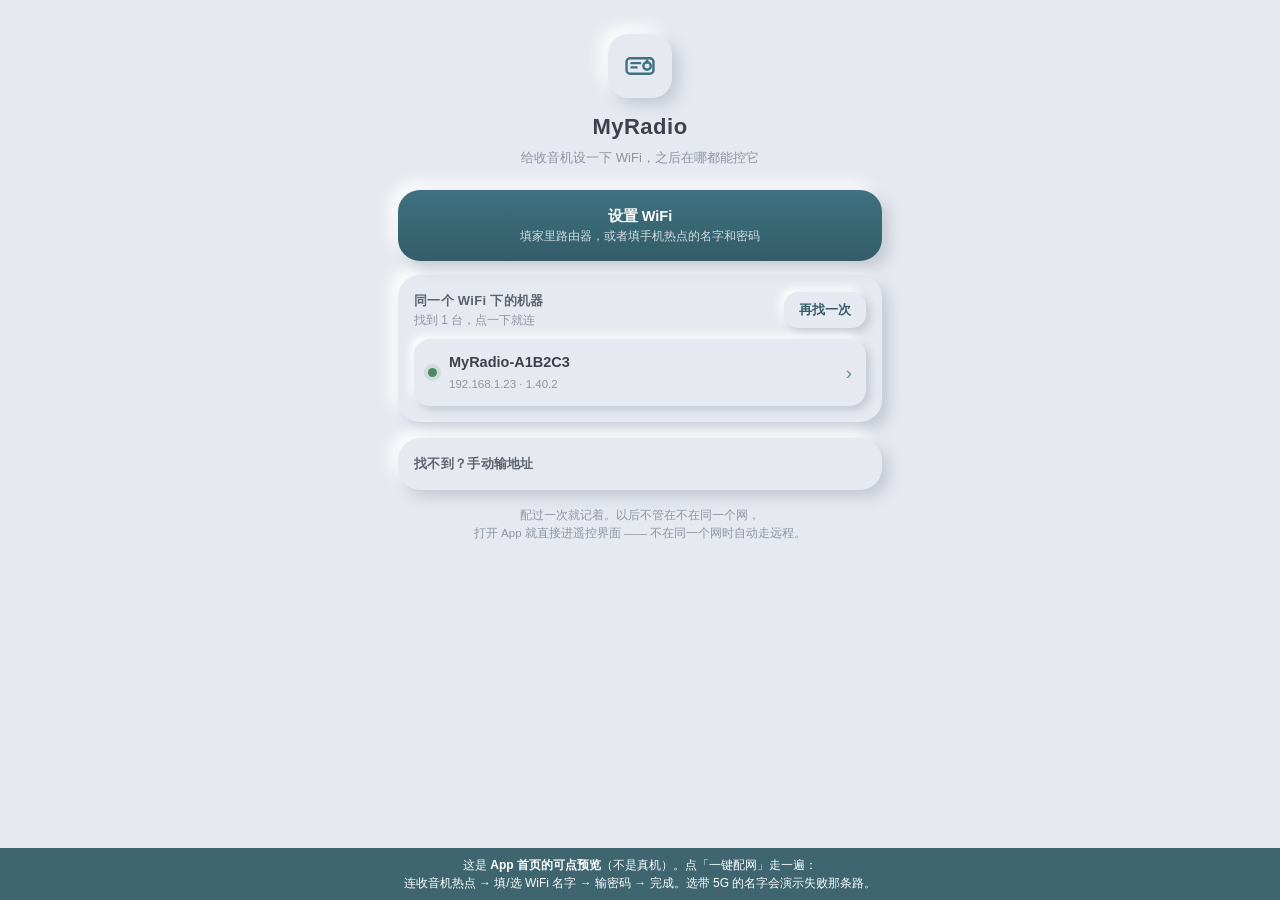
<file: MyRadio-App配网预览.html>
<!DOCTYPE html>
<html lang="zh-CN">
<head>
<meta charset="utf-8">
<meta name="viewport" content="width=device-width,initial-scale=1,maximum-scale=1,user-scalable=no,viewport-fit=cover">
<meta name="theme-color" content="#e6e9ef">
<title>MyRadio · App 配网预览</title>
<style>
:root{
  --paper:#e6e9ef; --card:#e6e9ef; --ne-light:#ffffff; --ne-dark:#c3c8d3;
  --ink:#3c414b; --ink2:#5c636f; --ink3:#8d95a3; --line:#cfd4de;
  --brand:#3f7180; --brand2:#335d69; --ok:#4a8a63; --bad:#ab5147; --warn:#a8762f;
  --sh:7px 7px 15px var(--ne-dark), -7px -7px 15px var(--ne-light);
  --sh-s:4px 4px 9px var(--ne-dark), -4px -4px 9px var(--ne-light);
  --sh-in:inset 4px 4px 9px var(--ne-dark), inset -4px -4px 9px var(--ne-light);
  --r:22px;
}
*{box-sizing:border-box;-webkit-tap-highlight-color:transparent}
html,body{margin:0;padding:0}
body{
  background:var(--paper); color:var(--ink);
  font:15px/1.5 -apple-system,"PingFang SC","Noto Sans CJK SC","Microsoft YaHei",sans-serif;
  min-height:100vh; padding:env(safe-area-inset-top) 0 calc(18px + env(safe-area-inset-bottom));
  -webkit-user-select:none; user-select:none;
}
.wrap{max-width:520px;margin:0 auto;padding:22px 18px 0}

header{text-align:center;padding:12px 0 22px}
.logo{width:64px;height:64px;margin:0 auto 12px;border-radius:20px;background:var(--card);
  box-shadow:var(--sh);display:flex;align-items:center;justify-content:center}
.logo svg{width:34px;height:34px;color:var(--brand)}
h1{margin:0;font-size:22px;letter-spacing:.5px;font-weight:650;color:var(--ink)}
.sub{margin:5px 0 0;font-size:13px;color:var(--ink3)}

.card{background:var(--card);border-radius:var(--r);box-shadow:var(--sh);padding:16px;margin:0 0 16px}
.hd{display:flex;align-items:center;justify-content:space-between;gap:10px;margin-bottom:4px}
.t{font-size:13px;font-weight:650;color:var(--ink2);letter-spacing:.3px}
.hint{font-size:12px;color:var(--ink3);line-height:1.45;margin-top:2px}

.pill{
  border:0;border-radius:14px;padding:9px 15px;font-size:13px;font-weight:600;
  color:var(--brand2);background:var(--card);box-shadow:var(--sh-s);cursor:pointer;
  font-family:inherit;flex:none;
}
.pill:active{box-shadow:var(--sh-in)}
.pill[disabled]{color:var(--ink3);box-shadow:var(--sh-in);cursor:default}

.list{margin-top:10px;display:flex;flex-direction:column;gap:9px}
.dev{
  display:flex;align-items:center;gap:12px;padding:13px 14px;border-radius:16px;
  background:var(--card);box-shadow:var(--sh-s);cursor:pointer;
}
.dev:active{box-shadow:var(--sh-in)}
.dot{width:9px;height:9px;border-radius:50%;background:var(--ok);flex:none;
  box-shadow:0 0 0 4px rgba(74,138,99,.14)}
.dot.mute{background:var(--ink3);box-shadow:0 0 0 4px rgba(141,149,163,.14)}
.dn{min-width:0;flex:1}
.dn b{display:block;font-size:14.5px;font-weight:620;color:var(--ink);
  white-space:nowrap;overflow:hidden;text-overflow:ellipsis}
.dn i{display:block;font-style:normal;font-size:11.5px;color:var(--ink3);margin-top:2px}
.go{color:var(--brand);font-size:19px;flex:none;opacity:.75}
.x{border:0;background:transparent;color:var(--ink3);font-size:16px;padding:4px 2px;
  cursor:pointer;flex:none;line-height:1;font-family:inherit}

.ipt{display:flex;gap:9px;margin-top:8px}
.ipt input{
  flex:1;min-width:0;border:0;border-radius:15px;background:var(--card);
  box-shadow:var(--sh-in);padding:13px 14px;font-size:15px;color:var(--ink);
  font-family:inherit;outline:none;-webkit-user-select:text;user-select:text;
}
.ipt input::placeholder{color:var(--ink3)}
.ipt button{
  border:0;border-radius:15px;padding:0 22px;font-size:14.5px;font-weight:650;
  color:#fff;background:linear-gradient(180deg,var(--brand),var(--brand2));
  box-shadow:var(--sh-s);font-family:inherit;cursor:pointer;flex:none;
}
.ipt button:active{box-shadow:var(--sh-in)}

.big{
  width:100%;border:0;border-radius:var(--r);padding:17px;font-size:14.5px;font-weight:640;
  color:var(--brand2);background:var(--card);box-shadow:var(--sh);font-family:inherit;
  cursor:pointer;margin-bottom:14px;text-align:center;
}
.big:active{box-shadow:var(--sh-in)}
.big small{display:block;font-weight:450;font-size:11.5px;color:var(--ink3);margin-top:3px}
.big.main{color:#fff;background:linear-gradient(180deg,var(--brand),var(--brand2))}
.big.main small{color:rgba(255,255,255,.78)}

.foot{text-align:center;font-size:11.5px;color:var(--ink3);line-height:1.6;margin:0 0 6px}
.empty{font-size:12.5px;color:var(--ink3);padding:12px 2px;text-align:center}
.spin{display:inline-block;width:11px;height:11px;border-radius:50%;
  border:2px solid var(--line);border-top-color:var(--brand);vertical-align:-1px;
  margin-right:6px;animation:sp .8s linear infinite}
@keyframes sp{to{transform:rotate(360deg)}}

/* ---- 配网面板 ---- */
#setup{display:none}
#setup.on{display:block}
.stg{margin-top:12px;display:flex;flex-direction:column;gap:7px}
.stgLine{display:flex;align-items:center;gap:9px;font-size:13.5px;color:var(--ink2);
  padding:10px 13px;border-radius:14px;box-shadow:var(--sh-in);background:var(--card)}
.stgLine .ic{width:16px;flex:none;text-align:center;color:var(--ink3)}
.stgLine.done{color:var(--ink)}
.stgLine.done .ic{color:var(--ok)}
.stgLine.now{color:var(--ink);font-weight:600}
.stgLine.now .ic{color:var(--brand)}
.stgLine.err{color:var(--bad)}
.stgLine.err .ic{color:var(--bad)}
.stgMsg{font-size:12.5px;color:var(--ink3);line-height:1.6;margin:11px 2px 0}
.stgMsg b{color:var(--ink2);font-weight:600}
.stgMsg em{font-style:normal;color:var(--warn)}

.fld{margin-top:14px}
.fld label{display:block;font-size:11.5px;color:var(--ink3);letter-spacing:.3px;
  margin:0 0 2px 4px}
.lnk{border:0;background:transparent;color:var(--brand);font-size:12.5px;
  font-family:inherit;padding:9px 4px;cursor:pointer}
.lnk.hot{color:var(--warn)}
.wl{margin-top:2px;display:flex;flex-direction:column;gap:7px;max-height:36vh;overflow:auto}
.wi{display:flex;align-items:center;gap:10px;padding:11px 13px;border-radius:14px;
  background:var(--card);box-shadow:var(--sh-s);cursor:pointer}
.wi:active{box-shadow:var(--sh-in)}
.wi .nm{flex:1;min-width:0;font-size:14px;color:var(--ink);white-space:nowrap;
  overflow:hidden;text-overflow:ellipsis}
.wi .rs{font-size:11px;color:var(--ink3);flex:none}
.bars{display:flex;align-items:flex-end;gap:2px;height:13px;flex:none;width:19px}
.bars i{width:3px;background:var(--ink3);border-radius:1px;opacity:.35}
.bars i.on{background:var(--brand);opacity:1}
.row2{display:flex;gap:9px;margin-top:14px}
/* ⚠️ [hidden] 的 display:none 来自 UA 样式表，会被 .row2{display:flex} 覆盖 ⇒ 必须显式补 */
.row2[hidden]{display:none}
.row2 button{flex:1;border:0;border-radius:15px;padding:14px 10px;font-size:14px;
  font-weight:620;font-family:inherit;box-shadow:var(--sh-s);background:var(--card);
  color:var(--brand2);cursor:pointer}
.row2 button:active{box-shadow:var(--sh-in)}
.row2 button.solid{background:linear-gradient(180deg,var(--brand),var(--brand2));color:#fff}
.pw{position:relative}
.pw .eye{position:absolute;right:12px;top:50%;transform:translateY(-50%);
  font-size:12px;color:var(--ink3);cursor:pointer;padding:4px 2px}
details#manualCard summary{list-style:none;outline:none}
details#manualCard summary::-webkit-details-marker{display:none}

/* 通道状态条：告诉用户「手机现在够不够得着机器」，别让他猜 */
.via{display:flex;align-items:center;gap:8px;font-size:12px;font-weight:600;
  padding:9px 12px;border-radius:13px;margin-top:12px;box-shadow:var(--sh-in)}
.via.ok{color:var(--ok)}
.via.no{color:var(--bad)}
.via .b{width:7px;height:7px;border-radius:50%;background:currentColor;flex:none}
</style>
</head>
<body>
<div class="wrap">

  <header>
    <div class="logo">
      <svg viewBox="0 0 24 24" fill="none" stroke="currentColor" stroke-width="1.7"
           stroke-linecap="round" stroke-linejoin="round">
        <rect x="2.5" y="6.5" width="19" height="11" rx="2.5"/>
        <line x1="6" y1="10" x2="12" y2="10"/>
        <line x1="6" y1="13" x2="9.5" y2="13"/>
        <circle cx="17" cy="12" r="2.6"/>
        <line x1="17" y1="9.4" x2="17" y2="8.1"/>
      </svg>
    </div>
    <h1>MyRadio</h1>
    <p class="sub" id="sub">给收音机设一下 WiFi，之后在哪都能控它</p>
  </header>

  <!-- ================= 配网面板（1.42.0：填表 + 发送，不再自动切网络） ================= -->
  <div class="card" id="setup">
    <div class="hd">
      <div>
        <div class="t">给收音机连 WiFi</div>
        <div class="hint" id="setupHint">选网络、输密码，点一下就连上</div>
      </div>
      <button class="pill" id="btnSetupX">关掉</button>
    </div>

    <div class="via" id="viaBox">
      <span class="b"></span><span id="viaTx">正在看手机够不够得着机器…</span>
    </div>

    <div class="stgMsg" id="setupMsg"></div>
    <div id="setupBody"></div>

    <div class="row2" id="setupActs" hidden>
      <button id="btnGoWifi">去系统设置连 MyRadio</button>
      <button id="btnSetupRetry" class="solid">再检查一次</button>
    </div>
  </div>

  <div class="card" id="recentCard" hidden>
    <div class="hd"><div class="t">最近用过</div></div>
    <div class="list" id="recentList"></div>
  </div>

  <button class="big main" id="btnSetup">
    设置 WiFi
    <small>填家里路由器，或者填手机热点的名字和密码</small>
  </button>

  <div class="card">
    <div class="hd">
      <div>
        <div class="t">同一个 WiFi 下的机器</div>
        <div class="hint" id="note">正在找…</div>
      </div>
      <button class="pill" id="btnScan">找机器</button>
    </div>
    <div class="list" id="devList"><div class="empty" id="emptyTip">还没有找到，等一两秒…</div></div>
  </div>

  <details class="card" id="manualCard">
    <summary style="cursor:pointer;font-size:13px;font-weight:650;color:var(--ink2);
      letter-spacing:.3px">找不到？手动输地址</summary>
    <div class="hint" style="margin-top:8px">连着机器热点时是 192.168.4.1；在家里就是它的 IP</div>
    <div class="ipt">
      <input id="ip" inputmode="decimal" autocomplete="off" spellcheck="false"
             placeholder="192.168.1.23">
      <button id="btnGo">连</button>
    </div>
  </details>

  <p class="foot">配过一次就记着。以后不管在不在同一个网，<br>
    打开 App 就直接进遥控界面 —— 不在同一个网时自动走远程。</p>
</div>


<script>
/* ===== 预览用假桥：让浏览器里也能把「一键配网」整条流程点完 ===== */
var NETS = [
  { s: 'TP-LINK_5G',      r: -48, sec: 1 },
  { s: 'ChinaNet-3F2A',   r: -61, sec: 1 },
  { s: 'Xiaomi_AX3000',   r: -72, sec: 1 },
  { s: 'CMCC-8kQz',       r: -86, sec: 0 },
  { s: 'HUAWEI-9A2C',     r: -78, sec: 1 }
];
window.__previewNote = '';
function previewToast(t){
  window.__previewNote = t;
  var d = document.getElementById('pvtoast');
  if (!d) { d = document.createElement('div'); d.id = 'pvtoast';
    d.style.cssText = 'position:fixed;left:12px;right:12px;top:12px;z-index:200;' +
      'background:#3c414b;color:#fff;font:12.5px/1.5 sans-serif;padding:10px 13px;' +
      'border-radius:12px;text-align:center;opacity:.95';
    document.body.appendChild(d); }
  d.textContent = t;
  clearTimeout(window.__pvT);
  window.__pvT = setTimeout(function(){ if (d.parentNode) d.parentNode.removeChild(d); }, 4200);
}
window.MRApp = {
  ver: function () { return 'preview'; },
  scan: function () { setTimeout(function () {
      window.__mrDev && window.__mrDev('192.168.1.23', 'MyRadio-A1B2C3', 'MyRadio 1.40.2', 'mdns');
      window.__mrDone && window.__mrDone(1);
    }, 900); },
  recent: function () { return '[]'; },
  open: function (ip) { previewToast('真机上这里会打开 http://' + ip + '/ 的遥控界面'); },
  openRemote: function () { previewToast('真机上这里会打开离线跨网遥控页'); },
  forget: function () {},
  apInfo: function () {
    return JSON.stringify({ ssid: 'MyRadio', pass: '12345678', ip: '192.168.4.1', sdk: 34 });
  },
  provJoin: function () {
    window.__mrProv && window.__mrProv({ stage: 'joining' });
    setTimeout(function () {
      window.__mrProv && window.__mrProv({ stage: 'ready', name: 'MyRadio',
        fw: 'MyRadio 1.40.2', homeSsid: 'ChinaNet-3F2A', apip: '192.168.4.1', nets: NETS });
    }, 1800);
  },
  provRescan: function () {
    setTimeout(function () { window.__mrProv && window.__mrProv({ stage: 'nets', nets: NETS }); }, 1100);
  },
  provSend: function (s) {
    setTimeout(function () { window.__mrProv && window.__mrProv({ stage: 'sending', ssid: s }); }, 250);
    setTimeout(function () {
      if (/5G/i.test(s)) {
        window.__mrProv && window.__mrProv({ stage: 'fail',
          msg: '连不上 ' + s + '，密码或信号有问题（收音机只认 2.4G）' });
      } else {
        window.__mrProv && window.__mrProv({ stage: 'ok', ssid: s, ip: '192.168.1.47' });
      }
    }, 3200);
  },
  provCancel: function () {},
  provDirect: function () {
    previewToast('真机上这里会直接打开 http://192.168.4.1 的遥控界面 —— 收音机的热点一直开着');
  },
  provFinish: function (ip) {
    previewToast('真机上：App 放掉热点 → 等手机切回家里 WiFi → 自动打开 http://' + ip + '/');
  }
};
</script>
<script>
(function () {
  // 浏览器里直接打开这个文件时（做版式预览用），桥是假的
  var B = window.MRApp || null;

  var $ = function (id) { return document.getElementById(id); };
  var noteEl = $('note'), listEl = $('devList'), emptyEl = $('emptyTip');
  var known = {};        // ip -> true
  var scanning = false;

  var AP = { ssid: 'MyRadio', pass: '12345678', ip: '192.168.4.1' };

  function esc(s) {
    return String(s == null ? '' : s).replace(/[&<>"']/g, function (c) {
      return { '&': '&amp;', '<': '&lt;', '>': '&gt;', '"': '&quot;', "'": '&#39;' }[c];
    });
  }

  function note(s) { noteEl.textContent = s; }

  function rowDev(ip, name, sub, cls) {
    var d = document.createElement('div');
    d.className = 'dev';
    d.innerHTML =
      '<span class="dot' + (cls ? ' ' + cls : '') + '"></span>' +
      '<span class="dn"><b>' + esc(name) + '</b><i>' + esc(sub) + '</i></span>' +
      '<span class="go">›</span>';
    d.addEventListener('click', function () { open(ip, name); });
    return d;
  }

  function open(ip, name) {
    if (!B || !B.open) { note('这个预览里没有外壳，点不动'); return; }
    B.open(ip, name || ip);
  }

  // ---- 设备列表（发现回调会往这里塞）----
  window.__mrDev = function (ip, name, fw, how) {
    if (!ip || known[ip]) return;
    known[ip] = 1;
    if (emptyEl && emptyEl.parentNode) emptyEl.parentNode.removeChild(emptyEl);
    var ver = String(fw || '').replace(/^MyRadio\s*/i, '');
    var sub = ip + (ver ? ' · ' + ver : '');
    listEl.appendChild(rowDev(ip, name || ip, sub, ''));
    note('找到 ' + Object.keys(known).length + ' 台，点一下就连');
  };

  window.__mrNote = function (s) {
    if (scanning) return;
    note(s);
  };

  window.__mrDone = function (n) {
    scanning = false;
    $('btnScan').disabled = false;
    $('btnScan').textContent = '再找一次';
    if (!n) {
      if (!emptyEl) {
        emptyEl = document.createElement('div');
        emptyEl.className = 'empty';
        emptyEl.id = 'emptyTip';
        listEl.appendChild(emptyEl);
      }
      emptyEl.innerHTML = '一台都没找到 —— 点上面「设置 WiFi」配一次网';
    }
  };

  // ---- 最近用过的 ----
  function paintRecent() {
    if (!B || !B.recent) { $('recentCard').hidden = true; return; }
    var arr = [];
    try { arr = JSON.parse(B.recent() || '[]'); } catch (e) { arr = []; }
    if (!arr.length) { $('recentCard').hidden = true; return; }
    $('recentCard').hidden = false;
    var box = $('recentList');
    box.innerHTML = '';
    arr.forEach(function (o) {
      var row = rowDev(o.ip, o.name || o.ip, o.ip + ' · 上次连过', 'mute');
      var x = document.createElement('button');
      x.className = 'x';
      x.textContent = '×';
      x.setAttribute('aria-label', '忘掉这台');
      x.addEventListener('click', function (ev) {
        ev.stopPropagation();
        if (B.forget) B.forget(o.ip);
        row.parentNode.removeChild(row);
        if (!box.children.length) $('recentCard').hidden = true;
      });
      row.appendChild(x);
      box.appendChild(row);
    });
  }

  // ---- 设备发现按钮 ----
  $('btnScan').addEventListener('click', function () {
    if (!B || !B.scan) { note('这个预览里没有外壳'); return; }
    scanning = true;
    $('btnScan').disabled = true;
    note('正在找…');
    B.scan();
  });

  function normIp(s) {
    s = String(s || '').trim();
    s = s.replace(/^https?:\/\//i, '').replace(/\/.*$/, '');
    var m = s.match(/^(\d{1,3})\.(\d{1,3})\.(\d{1,3})\.(\d{1,3})(:\d+)?$/);
    if (!m) return '';
    for (var i = 1; i <= 4; i++) if (+m[i] > 255) return '';
    return s;
  }

  function go() {
    var v = normIp($('ip').value);
    if (!v) { note('地址不对，要像 192.168.1.23 这样'); $('ip').focus(); return; }
    open(v, 'MyRadio · ' + v);
  }

  $('btnGo').addEventListener('click', go);
  $('ip').addEventListener('keydown', function (e) {
    if (e.key === 'Enter') { $('ip').blur(); go(); }
  });

  // ==================================================================
  //  配网：填 SSID + 密码 → 发给机器（家里路由器 / 手机热点 同一个接口）
  // ==================================================================
  var stg = {
    open: false, reach: false, via: '', nets: [], homeSsid: '',
    tm: 0, listOpen: false, lastHot: '', phoneHot: false
  };

  function viaSet(ok, txt) {
    var b = $('viaBox');
    if (!b) return;
    b.className = 'via ' + (ok ? 'ok' : 'no');
    $('viaTx').textContent = txt;
  }

  function timer(sec, label) {
    clearInterval(stg.tm);
    var t = sec;
    function tick() {
      $('setupHint').textContent = label + '（' + (t > 0 ? t + ' 秒' : '再等等') + '）';
      if (t > 0) t--;
    }
    tick();
    stg.tm = setInterval(tick, 1000);
  }
  function timerStop(txt) { clearInterval(stg.tm); stg.tm = 0; $('setupHint').textContent = txt; }

  function setupOpen() {
    if (stg.open) { probe(); return; }
    stg.open = true;
    stg.listOpen = false;
    stg.nets = [];
    $('setup').className = 'card on';
    viaSet(false, '正在看手机够不够得着机器…');
    $('setupMsg').innerHTML = '';
    $('setupBody').innerHTML = '<div class="stgLine now"><span class="ic">'
      + '<span class="spin"></span></span><span>正在检查…</span></div>';
    $('setupActs').hidden = true;
    timer(20, '等机器应答');
    probe();
  }

  function setupClose() {
    stg.open = false;
    clearInterval(stg.tm); stg.tm = 0;
    $('setup').className = 'card';
    $('setupBody').innerHTML = '';
    $('setupActs').hidden = true;
    if (B && B.provCancel) B.provCancel();
  }

  function probe() {
    if (!B || !B.provProbe) { fakeReady(); return; }
    B.provProbe();
  }

  // 预览模式：假装手机够得着机器
  function fakeReady() {
    window.__mrProv({
      stage: 'ready', name: 'MyRadio', fw: 'MyRadio 1.42.0', via: 'ap',
      homeSsid: 'ChinaNet-3F2A', apSsid: AP.ssid,
      nets: [{ s: 'TP-LINK_5G', r: -48, sec: 1 }, { s: 'ChinaNet-3F2A', r: -61, sec: 1 },
             { s: 'Xiaomi_AX3000', r: -72, sec: 1 }, { s: '我的手机热点', r: -40, sec: 1 }]
    });
  }

  function bars(r) {
    var n = r >= -55 ? 4 : r >= -67 ? 3 : r >= -80 ? 2 : 1;
    var h = [5, 8, 11, 13], s = '<span class="bars">';
    for (var i = 0; i < 4; i++) s += '<i class="' + (i < n ? 'on' : '') + '" style="height:' + h[i] + 'px"></i>';
    return s + '</span>';
  }

  /** 主表单：WiFi 名字 + 密码。家里路由器和手机热点在这儿是同一件事 */
  function paintForm() {
    var home = stg.homeSsid || '';
    var hot = stg.lastHot || '';
    $('setupBody').innerHTML =
      '<div class="fld"><label>WiFi 名字</label>'
      + '<div class="ipt"><input id="ssid" autocomplete="off" spellcheck="false"'
      + ' placeholder="家里路由器，或者手机热点的名字" value="' + esc(home) + '"></div></div>'
      + '<button class="lnk" id="btnPick">'
      + (stg.listOpen ? '收起附近的网络' : '从手机附近选一个 ›') + '</button>'
      + ' <button class="lnk hot" id="btnPhoneHot">'
      + (hot ? '用上次的手机热点（' + esc(hot) + '）' : '用我手机的热点 ›') + '</button>'
      + '<div id="netList"></div>'
      + '<div class="fld"><label>WiFi 密码</label>'
      + '<div class="ipt pw"><input id="pw" type="password" autocomplete="off" spellcheck="false"'
      + ' placeholder="没密码就留空"><span class="eye" id="eye">显示</span></div></div>'
      + '<div class="row2"><button id="btnPwGo" class="solid">让收音机连上</button></div>'
      + '<div class="stgMsg">收音机只认 <b>2.4G</b> 的 WiFi，名字后面带 <em>5G</em> 的连不上。<br>'
      + '想让它连<b>你手机的热点</b>：先去手机「设置 → 个人热点」打开，'
      + '把热点名字和密码填在上面这两栏里 —— 接口是同一个，'
      + '之后你在任何地方开热点，它都能连上。</div>';

    var inp = $('ssid');
    try { if (!home && !hot) inp.focus(); } catch (e) {}

    $('eye').addEventListener('click', function () {
      var p = $('pw');
      p.type = p.type === 'password' ? 'text' : 'password';
      $('eye').textContent = p.type === 'password' ? '显示' : '隐藏';
    });

    $('btnPick').addEventListener('click', function () { toggleList(); });

    $('btnPhoneHot').addEventListener('click', function () {
      stg.phoneHot = true;
      // 1.42.0：读不到手机热点的 SSID（Android 没给公开接口），
      //   所以这里不假装能读 —— 直接说清楚要填哪两样，并把焦点放到名字栏。
      $('setupMsg').innerHTML = (stg.lastHot
        ? '上次填过 <b>' + esc(stg.lastHot) + '</b>，密码如果没改就照原样。'
        : '手机热点：先到「设置 → 个人热点」打开，'
          + '那里能看到<b>热点名称</b>和<b>密码</b>，填到上面两栏。')
        + '<br>手机一旦开热点，它自己就连不了家里的 WiFi —— 这期间 App 只能靠<b>远程</b>控机器，'
        + '是正常的。';
      var si = $('ssid');
      if (si) { if (stg.lastHot) si.value = stg.lastHot; si.focus(); }
    });

    $('btnPwGo').addEventListener('click', submitWifi);
    inp.addEventListener('keydown', function (e) {
      if (e.key === 'Enter') { inp.blur(); var p = $('pw'); if (p) p.focus(); }
    });
    var pwEl = $('pw');
    pwEl.addEventListener('keydown', function (e) {
      if (e.key === 'Enter') { pwEl.blur(); submitWifi(); }
    });

    if (stg.listOpen) paintNets();
  }

  /** 展开/收起「手机附近的网络」。只动列表那块，不重画表单（否则已打的字会丢） */
  function toggleList() {
    stg.listOpen = !stg.listOpen;
    var bp = $('btnPick');
    if (bp) bp.textContent = stg.listOpen ? '收起附近的网络' : '从手机附近选一个 ›';
    var box = $('netList');
    if (!box) return;
    if (!stg.listOpen) { box.innerHTML = ''; return; }
    if (stg.nets.length) { paintNets(); return; }
    box.innerHTML = '<div class="stgMsg"><span class="spin"></span>正在让手机扫一下…</div>';
    if (B && B.provRescan) B.provRescan(); else paintNets();
  }

  function paintNets() {
    var box = $('netList');
    if (!box) return;
    var arr = (stg.nets || []).filter(function (x) { return x && x.s; });
    if (!arr.length) {
      box.innerHTML = '<div class="stgMsg">手机没扫到（可能没给权限）。不要紧，'
        + '直接在上面的框里<b>手打 WiFi 名字</b> —— 路由器和手机热点背面都写着。</div>';
      return;
    }
    arr.sort(function (a, b) { return b.r - a.r; });
    var html = '<div class="wl">';
    arr.forEach(function (x, i) {
      html += '<div class="wi" data-i="' + i + '">' + bars(x.r)
        + '<span class="nm">' + esc(x.s) + '</span>'
        + '<span class="rs">' + x.r + 'dBm</span></div>';
    });
    box.innerHTML = html + '</div>';
    Array.prototype.forEach.call(box.querySelectorAll('.wi'), function (el) {
      el.addEventListener('click', function () {
        var x = arr[+el.getAttribute('data-i')];
        stg.phoneHot = false;
        var inp = $('ssid');
        if (inp) inp.value = x.s;
        stg.listOpen = false;
        var bp = $('btnPick');
        if (bp) bp.textContent = '从手机附近选一个 ›';
        box.innerHTML = '';
        try { $('pw').focus(); } catch (e) {}
      });
    });
  }

  function submitWifi() {
    var s = ($('ssid').value || '').trim();
    if (!s) {
      $('setupMsg').innerHTML = '还没填 WiFi 名字。点「从手机附近选一个」，或者手动打上去。';
      try { $('ssid').focus(); } catch (e) {}
      return;
    }
    var p = $('pw').value || '';
    // 只有从「用我手机的热点」进来的才记进 lastHot，别把家里 WiFi 也记成热点
    if (stg.phoneHot) {
      stg.lastHot = s;
      try { localStorage.setItem('mr.hot', s); } catch (e) {}
    }
    $('setupMsg').innerHTML = '正在把 <b>' + esc(s) + '</b> 告诉收音机，然后等它连上。<br>'
      + '最多 30 秒。失败会自动退回原来的网络，机器不会失联。';
    $('setupBody').innerHTML = '<div class="stgLine now"><span class="ic">'
      + '<span class="spin"></span></span><span>正在连接 ' + esc(s) + ' …</span></div>';
    $('setupActs').hidden = true;
    timer(30, '等收音机连上');
    if (!B || !B.provSend) return;
    B.provSend(s, p);
  }

  function gameOver(msg) {
    timerStop('没成功');
    $('setupMsg').innerHTML = msg;
    $('setupBody').innerHTML = '';
    $('setupActs').hidden = false;
  }

  /** 够不着机器：把「缺哪一步」讲清楚，并给跳系统设置/重试两个出口 */
  function needNet(o) {
    timerStop('手机够不着机器');
    stg.reach = false;
    viaSet(false, '手机现在到不了收音机');
    stg.nets = o.nets || [];
    stg.homeSsid = o.homeSsid || '';
    $('setupMsg').innerHTML =
      '收音机还没上网时，手机上没有任何地址能到它 —— 这时只能借它自己发的热点。'
      + '<br>请把手机 WiFi 连到 <b>' + esc(AP.ssid) + '</b>（密码 <b>' + esc(AP.pass) + '</b>），'
      + '连上后回来点「再检查一次」。'
      + '<br>连上那个热点时手机是<b>不能上网</b>的，配完网会自动回家里 WiFi。';
    $('setupBody').innerHTML = '';
    $('setupActs').hidden = false;
  }

  // 外壳回调：Provision.Cb → window.__mrProv
  window.__mrProv = function (o) {
    o = o || {};
    var s = o.stage;

    if (s === 'ready') {
      timerStop('填一下 WiFi 名字和密码');
      stg.reach = true;
      stg.via = o.via || '';
      stg.homeSsid = o.homeSsid || '';
      stg.nets = o.nets || [];
      viaSet(true, stg.via === 'ap'
        ? '已经连着机器热点 ' + AP.ssid
        : '机器就在这个网里（' + (o.base || o.ip || '') + '）');
      $('setupMsg').innerHTML = '机器：<b>' + esc(o.name || 'MyRadio') + '</b>'
        + (o.fw ? '（' + esc(o.fw) + '）' : '')
        + (o.homeSsid ? '。<br>手机原来连的 <b>' + esc(o.homeSsid) + '</b> 已帮你填好，补个密码就行。' : '');
      $('setupActs').hidden = true;
      paintForm();
      return;
    }

    if (s === 'need-net') {
      needNet(o);
      return;
    }

    if (s === 'nets') {
      stg.nets = o.nets || [];
      paintNets();
      return;
    }

    if (s === 'locked') {
      gameOver('收音机开着配对码保护。到机器屏幕上看看那 6 位数字，'
        + '在机器的「设置」里关掉保护，或者用局域网那台手机先配一次。');
      return;
    }

    if (s === 'sending') return;

    if (s === 'ok') {
      timerStop('配好了');
      viaSet(true, '机器已连上 ' + (o.ssid || ''));
      var ip = o.ip || '';
      $('setupMsg').innerHTML = '连上了 <b>' + esc(o.ssid || '') + '</b>'
        + (ip ? '，地址 <b>' + esc(ip) + '</b>' : '') + '。<br>'
        + '现在手机会自己回到家里的 WiFi，然后进遥控界面。'
        + '<br><b>以后不在同一个网也能控它</b>：远程控制是内置的，不用开任何开关。';
      $('setupBody').innerHTML = '<div class="stgLine done"><span class="ic">✓</span>'
        + '<span>配网完成 · ' + (ip ? esc(ip) : '已连接') + '</span></div>';
      $('setupActs').hidden = true;
      if (B && B.provFinish) setTimeout(function () { B.provFinish(ip); }, 1600);
      return;
    }

    if (s === 'fail') {
      gameOver(esc(o.msg || '没成功'));
      return;
    }

    if (s === 'noperm') {
      // 只是扫不到列表，不影响手输
      if (stg.open && stg.reach) {
        $('setupMsg').innerHTML = '没给「附近的 WiFi」权限，所以列不出网络 —— '
          + '<b>手打 WiFi 名字</b>一样能配。';
      }
      return;
    }
  };

  $('btnSetup').addEventListener('click', function () {
    setupOpen();
  });

  $('btnSetupX').addEventListener('click', setupClose);
  $('btnSetupRetry').addEventListener('click', function () {
    viaSet(false, '正在重新检查…');
    $('setupMsg').innerHTML = '';
    $('setupBody').innerHTML = '<div class="stgLine now"><span class="ic">'
      + '<span class="spin"></span></span><span>正在检查…</span></div>';
    $('setupActs').hidden = true;
    timer(15, '等机器应答');
    probe();
  });
  $('btnGoWifi').addEventListener('click', function () {
    if (B && B.openWifiSettings) B.openWifiSettings();
    else $('setupMsg').innerHTML = '这个预览里打不开系统设置。真机上会跳到手机 WiFi 列表。';
  });

  // ---- 开跑 ----
  if (B && B.apInfo) {
    try {
      var a = JSON.parse(B.apInfo() || '{}');
      if (a.ssid) AP.ssid = a.ssid;
      if (a.pass) AP.pass = a.pass;
      if (a.ip) AP.ip = a.ip;
    } catch (e) {}
  }
  try { stg.lastHot = localStorage.getItem('mr.hot') || ''; } catch (e) {}
  paintRecent();
  if (B && B.scan) {
    scanning = true;
    note('正在找…');
    B.scan();
  } else {
    note('预览模式：没有壳，下面是假数据');
    window.__mrDev('192.168.1.23', 'MyRadio-A1B2C3', 'MyRadio 1.42.0', 'mdns');
    window.__mrDone(1);
  }
})();
</script>

<div id="tipbar" style="position:fixed;left:0;right:0;bottom:0;z-index:99;
  background:#335d69;color:#fff;font:12px/1.5 -apple-system,'PingFang SC',sans-serif;
  padding:8px 14px calc(8px + env(safe-area-inset-bottom));text-align:center;opacity:.94">
  这是 <b>App 首页的可点预览</b>（不是真机）。点「一键配网」走一遍：<br>
  连收音机热点 → 填/选 WiFi 名字 → 输密码 → 完成。选带 5G 的名字会演示失败那条路。
</div>
<style>body{padding-bottom:64px !important}</style>

</body>
</html>
</file>
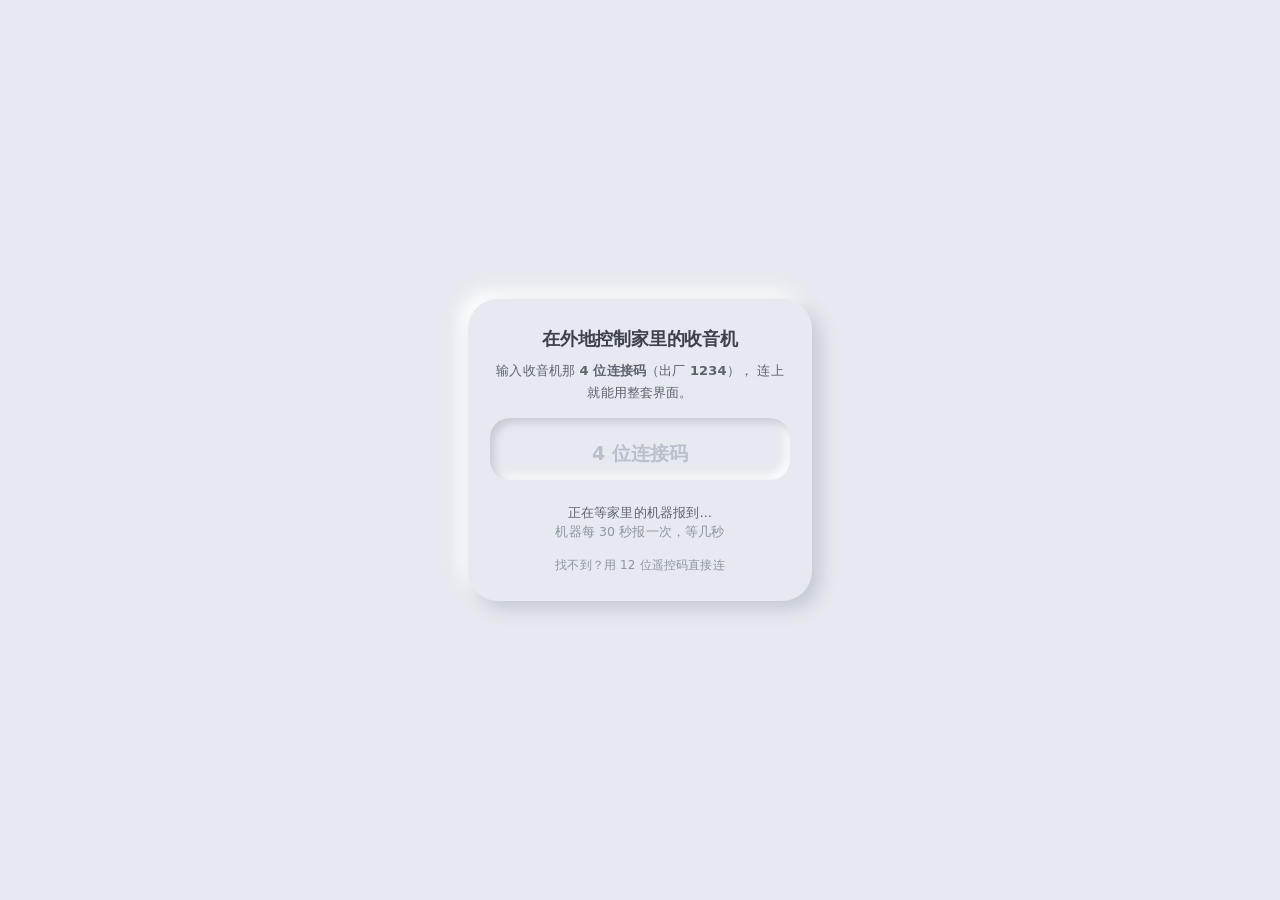
<file: MyRadio-远程版.html>
<!doctype html>
<html lang="zh-CN">
<head>
<meta charset="utf-8">
<meta name="viewport" content="width=device-width,initial-scale=1,viewport-fit=cover,interactive-widget=resizes-content">
<meta name="theme-color" media="(prefers-color-scheme: light)" content="#e6e9ef">
<meta name="theme-color" media="(prefers-color-scheme: dark)" content="#e6e9ef">
<meta name="color-scheme" content="light">
<meta name="apple-mobile-web-app-capable" content="yes">
<meta name="apple-mobile-web-app-title" content="操控收音机">
<meta name="apple-mobile-web-app-status-bar-style" content="default">
<meta name="format-detection" content="telephone=no">
<link rel="manifest" href="/manifest.webmanifest">
<link rel="icon" href="/icon.svg" type="image/svg+xml">
<title>操控收音机 · 远程</title>
<script>window.MR_REMOTE = true;</script>
<style>
/* ============================================================
我的收音机 · 手机 App
------------------------------------------------------------
视觉语言：新拟物（Neumorphism）。
· 全站只有一个底色，卡片、按钮、滑槽全部「和底同色」——
靠一对双向阴影塑形：左上白光、右下暗影 = 凸起；
反过来两个 inset = 凹陷。没有边框、没有分隔色块。
· 圆角统一走大弧：卡片 24、按钮 18、药丸 999、弹层 28。
新拟物一旦出现直角，立刻退回「线框卡片」。
· 颜色近乎单色（中性灰蓝），主色只是一层薄雾青，
只出现在「正在播放 / 选中 / 主行动」。给多了就成彩色 App 了。
· 凹陷 = 可以输入 / 可以按住的地方（搜索框、滑条槽、分段槽、
开关槽、屏幕槽）；凸起 = 可以点的地方。
· 字号：正文 16/1.6；标题 22 收紧字距；说明 12.5 放松字距；
所有数字 tabular-nums，换数时不跳宽度。
============================================================ */
*{box-sizing:border-box}
:root{
/* 一色到底：底、卡、按钮同色，只靠阴影分前后 */
--paper:#e6e9ef;
--card:#e6e9ef;
--card2:#e9ecf2;      /* 极轻的抬起（hover 用） */
--ne-light:#ffffff;
--ne-dark:#c3c8d3;
--ink:#3c414b;
--ink2:#5c636f;
--ink3:#8d95a3;
--line:#cfd4de;
--line2:#d9dde5;
--brand:#3f7180;
--brand2:#335d69;
--brandSoft:#dde6ea;
--amber:#bb7546;
--amberSoft:#e8e0d9;
--ok:#4a8a63;
--okSoft:#dfe8e2;
--bad:#ab5147;
--badSoft:#ecdedb;
--col:49px;
--r-lg:24px;
--r-md:18px;
--r-sm:14px;
--sh-out:7px 7px 14px var(--ne-dark), -7px -7px 14px var(--ne-light);
--sh-out-sm:4px 4px 9px var(--ne-dark), -4px -4px 9px var(--ne-light);
--sh-out-xs:2px 2px 5px var(--ne-dark), -2px -2px 5px var(--ne-light);
--sh-in:inset 5px 5px 10px var(--ne-dark), inset -5px -5px 10px var(--ne-light);
--sh-in-sm:inset 3px 3px 7px var(--ne-dark), inset -3px -3px 7px var(--ne-light);
--sh-in-xs:inset 2px 2px 4px var(--ne-dark), inset -2px -2px 4px var(--ne-light);
/* 列表行之间的「雕刻线」：上白下暗，不用 border */
--carve:inset 0 -1px 0 rgba(163,172,188,.26);
--ease-out:cubic-bezier(.23,1,.32,1);
--ease-in-out:cubic-bezier(.77,0,.175,1);
--ease-drawer:cubic-bezier(.32,.72,0,1);
--tabh:66px;
}
html{
-webkit-tap-highlight-color:transparent;
-webkit-text-size-adjust:100%;
overscroll-behavior:none;
background:var(--paper);
}
body{
margin:0;
min-height:100dvh;
background:var(--paper);
color:var(--ink);
font:16px/1.6 -apple-system,BlinkMacSystemFont,"PingFang SC","Hiragino Sans GB",
"Microsoft YaHei",system-ui,sans-serif;
letter-spacing:.01em;
-webkit-font-smoothing:antialiased;
}
button{
font:inherit;color:inherit;border:0;background:none;padding:0;
touch-action:manipulation;user-select:none;-webkit-user-select:none;
-webkit-touch-callout:none;cursor:pointer;
}
input,textarea,select{font-size:16px;font-family:inherit}
a{color:var(--brand);text-decoration:none}
.hide{display:none!important}
.ic{width:22px;height:22px;flex:0 0 auto;display:block}
.ic.sm{width:18px;height:18px}
.ic.lg{width:26px;height:26px}
/* 数字统一等宽，读数不抖 */
.tnum,.ix,.cv,.sv,.rt b,.stat .v,.ring .val,.screentip .sp{font-variant-numeric:tabular-nums}
/* ---------------- 外壳 ---------------- */
.app{max-width:520px;margin:0 auto;
padding-bottom:calc(var(--tabh) + env(safe-area-inset-bottom,0px) + 30px)}
/* 离线条：不铺满，做成一条浮在顶上的凸起药丸 */
.offbar{
position:fixed;left:12px;right:12px;top:calc(env(safe-area-inset-top,0px) + 8px);z-index:70;
display:flex;align-items:center;gap:8px;
max-width:496px;margin:0 auto;
padding:8px 10px 8px 14px;border-radius:999px;
background:var(--card);
box-shadow:var(--sh-out-sm);
color:#8a5a30;font-size:13px;font-weight:700;letter-spacing:.01em;
}
.offbar .tx{flex:1;overflow:hidden;text-overflow:ellipsis;white-space:nowrap}
.offbar button{
flex:none;border:0;border-radius:999px;background:var(--amber);color:#fff;
padding:6px 14px;font:inherit;font-size:12.5px;font-weight:700;cursor:pointer;
box-shadow:var(--sh-out-xs);
}
.offbar[hidden]{display:none}
body.off .app{padding-top:52px}
/* 1.46.7：跨网输码那一行（凹陷 = 可以输入，与搜索框同一套语言） */
/* 左右 18px = 卡片里所有内容的共同格线（.card-hd / .srow 都是 14~16px 18px）。
少了它，凹陷输入框会顶到卡片边上、圆角被 overflow:hidden 裁掉。 */
.pinrow{display:flex;gap:10px;align-items:center;padding:2px 18px 12px}
/* ⚠️ 必须写 min-width:0：input 的固有宽度（size 默认 20 字符≈200px）会让
flex 子项按 min-width:auto 撑住不缩，结果输入框顶出卡片右边、圆角被裁掉。 */
.pinrow input{flex:1;min-width:0;height:50px;border:0;border-radius:16px;background:var(--card);
text-align:center;font:inherit;font-size:22px;font-weight:800;letter-spacing:10px;
color:var(--ink);outline:none;font-variant-numeric:tabular-nums;
box-shadow:var(--sh-in)}
/* 这里**不能**用 text-indent 补偿字距：Chrome 的 ::placeholder 不认自带的
text-indent:0，会继承外层值，占位文字被顶偏 10px（截图里一眼能看出不居中）。 */
.pinrow input::placeholder{color:var(--ink3);font-size:14px;font-weight:600;
letter-spacing:0}
.pinrow button{flex:none;height:50px;padding:0 20px;border:0;border-radius:16px;
background:var(--brand);color:#fff;font:inherit;font-size:15px;font-weight:800;
cursor:pointer;box-shadow:var(--sh-out-sm)}
.pinrow button:active{background:var(--brand2);box-shadow:var(--sh-in-sm)}
.pinrow button[disabled]{background:var(--card);color:var(--ink3);box-shadow:var(--sh-in)}
.devrow .pn{font-size:11.5px;font-weight:700;color:var(--brand);
background:var(--brandSoft);padding:1px 7px;border-radius:999px;flex:none;
font-variant-numeric:tabular-nums}
/* 我的机器（1.19.0）：一行一台，点一下就切过去 */
.devlist{display:flex;flex-direction:column;gap:8px;padding:4px 0 8px}
.devrow{display:flex;align-items:center;gap:10px;width:100%;text-align:left;
padding:11px 13px;border-radius:14px;border:1px solid var(--line);
background:var(--card2);cursor:pointer;font:inherit;color:var(--ink)}
.devrow .nm{flex:1;font-weight:700;font-size:14.5px;overflow:hidden;
text-overflow:ellipsis;white-space:nowrap}
.devrow .mt{font-size:12px;color:var(--ink3);font-weight:600;flex:none}
.devrow.cur{border-color:var(--ok);background:var(--okbg, #eefaf3)}
.card-hd .hd-r{margin-left:auto;font-size:12px;font-weight:600;color:var(--ink3)}
.card-hd{display:flex;align-items:center}
/* 配网三步引导 */
.steps{display:flex;flex-direction:column;gap:9px;margin:4px 0 14px}
.steps .step{display:flex;gap:10px;align-items:flex-start;font-size:13.5px;line-height:1.55;color:var(--ink2)}
/* 只对「编号」那个 b 生效：句子里的 <b>MyRadio</b> 不能被套成圆形徽标 */
.steps .step > b{
flex:none;width:22px;height:22px;border-radius:50%;background:var(--card);color:var(--brand);
box-shadow:var(--sh-out-xs);
font-size:11.5px;font-weight:700;display:flex;align-items:center;justify-content:center;margin-top:1px;
}
.steps .step > span{flex:1;min-width:0}
.steps .step span b{color:var(--brand);font-weight:700}
/* 未配网 / 被点名的卡片：凹陷一圈，提示该点哪儿 */
.card.needset{background:var(--card);box-shadow:var(--sh-out),inset 0 0 0 2px rgba(187,117,70,.28)}
.card.needset .card-hd{color:#8a5a30}
.card.hot{box-shadow:var(--sh-out),0 0 0 3px rgba(63,113,128,.28);transition:box-shadow .3s}
.page{display:none;padding:0 16px}
.page.on{display:block;animation:pageIn .18s var(--ease-out) both}
@keyframes pageIn{from{opacity:0;transform:translateY(4px)}to{opacity:1;transform:translateY(0)}}
/* 页头：不再压发丝线，靠留白和标题字重分层 */
.hdr{
display:flex;align-items:flex-start;gap:10px;
padding:calc(env(safe-area-inset-top,0px) + 22px) 0 14px;
margin-bottom:6px;
}
.hdr > div{min-width:0}
.hdr h1{
margin:0;font-size:22px;line-height:1.15;font-weight:700;letter-spacing:-.4px;
color:var(--ink);
}
.hdr .sub{margin-top:4px;font-size:12.5px;color:var(--ink3);font-weight:600;letter-spacing:.02em}
.hdr .iconbtn{margin-left:auto;margin-top:-4px}
/* 图标按钮：凸起圆片；按下变凹陷 */
.iconbtn{
width:38px;height:38px;border-radius:50%;display:grid;place-items:center;
color:var(--ink2);background:var(--card);
box-shadow:var(--sh-out-sm);
transition:box-shadow .14s ease,transform .1s var(--ease-out),color .12s ease;
}
.iconbtn:active{box-shadow:var(--sh-in-sm);transform:scale(.97)}
.iconbtn.on{color:var(--brand);box-shadow:var(--sh-in-sm)}
/* 卡片：和底色同色的凸起面 */
.card{
background:var(--card);border:0;border-radius:var(--r-lg);
box-shadow:var(--sh-out);
margin-bottom:18px;overflow:hidden;
}
/* 卡片标题：小字 + 短横，落在统一格线上 */
.card-hd{
display:flex;align-items:center;gap:8px;
padding:16px 18px 10px;font-size:11.5px;font-weight:700;color:var(--ink3);
letter-spacing:.08em;
}
.card-hd::before{content:"";width:20px;height:2px;border-radius:2px;background:var(--ink3);
opacity:.5;flex:0 0 auto;margin-right:4px}
.card-hd .r{margin-left:auto;font-weight:600;color:var(--ink3);font-size:12px;letter-spacing:.02em}
/* ---------------- 设备屏幕 ---------------- */
/* 屏幕是一块「按进机身里」的凹槽，里面才是黑色面板 */
.screenwrap{
position:relative;border-radius:22px;padding:11px 11px 24px;
background:var(--card);
box-shadow:var(--sh-in);
overflow:hidden;
}
.screenwrap::after{
content:"MYRADIO · FM 87.5–108.0";
position:absolute;left:0;right:0;bottom:8px;text-align:center;
font:600 8.5px/1 ui-monospace,SFMono-Regular,Menlo,monospace;
letter-spacing:.22em;color:var(--ink3);
}
#scr{
display:block;width:100%;height:auto;border-radius:12px;
background:#000;
box-shadow:0 0 0 2px rgba(60,65,75,.10), 0 6px 18px -8px rgba(60,65,75,.5);
}
.screentip{
display:flex;align-items:center;gap:7px;
padding:12px 4px 0;font-size:12.5px;color:var(--ink3);font-weight:600;letter-spacing:.02em;
}
.screentip .mirror{
color:var(--ink2);font-weight:700;letter-spacing:.06em;
display:inline-flex;align-items:center;gap:5px;
}
.screentip .mirror::before{
content:"";width:7px;height:7px;border-radius:50%;background:var(--ok);
box-shadow:0 0 0 3px rgba(74,138,99,.14);
}
.screentip .mirror.lost{color:var(--bad)}
.screentip .mirror.lost::before{background:var(--bad);box-shadow:0 0 0 3px rgba(171,81,71,.14)}
.screentip .sp{margin-left:auto;display:flex;align-items:center;gap:7px;flex:0 0 auto}
/* 1.17.0 修：台名一长（「播放中 · 中央广播电视总台中国之声 · 第 3 集」）
原来会在这一行折成两行，把下面的控制区顶下去。一行到底，超出打省略号。 */
.screentip #tipTx{flex:1 1 auto;min-width:0;overflow:hidden;text-overflow:ellipsis;white-space:nowrap}
.screentip .dot{width:7px;height:7px;border-radius:50%;background:var(--ink3);flex:0 0 auto}
.screentip .dot.ok{background:var(--ok)}
.screentip .dot.warn{background:var(--amber)}
.screentip .dot.bad{background:var(--bad)}
/* ---------------- 主控制 ---------------- */
/* 三颗都凸起：左右是胶囊，中间是大圆 */
.transport{
display:grid;grid-template-columns:1fr 84px 1fr;align-items:center;
gap:12px;margin:22px 0 4px;
}
.tbtn{
height:56px;border-radius:var(--r-md);background:var(--card);
display:flex;flex-direction:column;align-items:center;justify-content:center;gap:4px;
padding:0 6px;color:var(--ink2);font-weight:700;font-size:12px;letter-spacing:.02em;
box-shadow:var(--sh-out-sm);
transition:box-shadow .14s ease,transform .1s var(--ease-out);
}
.tbtn:last-child{align-items:center;text-align:center}
.tbtn:active{transform:scale(.97);box-shadow:var(--sh-in-sm)}
.tbtn .ic{color:var(--ink2)}
.tbtn.main{
width:84px;height:84px;border-radius:50%;gap:0;padding:0;
align-items:center;justify-content:center;
background:var(--card);color:var(--brand);
box-shadow:var(--sh-out);
}
.tbtn.main:active{transform:scale(.96);box-shadow:var(--sh-in)}
.tbtn.main .ic{width:30px;height:30px;color:var(--brand)}
/* 暂停态（没在播）：凹陷，一眼看出「这里可以按下去开始」 */
.tbtn.main.paused{box-shadow:var(--sh-in);color:var(--brand2)}
.tbtn.main.paused .ic{color:var(--brand2)}
/* ---------------- 有声书集（一个台 = 一部书） ---------------- */
/* 整条凹进去当「槽」，两颗按钮凸起来：一眼看出按钮能按、中间那块是信息 */
.epbar{
display:grid;grid-template-columns:74px 1fr 74px;gap:8px;align-items:center;
margin:12px 0 2px;padding:8px;border-radius:var(--r-md);
box-shadow:var(--sh-in-sm);
}
.epbar.hide{display:none}
.epbtn{
height:46px;border-radius:14px;background:var(--card);box-shadow:var(--sh-out-sm);
display:flex;flex-direction:column;align-items:center;justify-content:center;gap:1px;
color:var(--ink2);font-size:10.5px;font-weight:800;letter-spacing:.02em;
transition:box-shadow .14s ease,transform .1s var(--ease-out);
}
.epbtn:active{transform:scale(.96);box-shadow:var(--sh-in-sm)}
.epbtn .ic{width:17px;height:17px;color:var(--ink2)}
.epmid{
height:46px;border-radius:14px;background:transparent;
display:flex;flex-direction:column;align-items:center;justify-content:center;gap:2px;
min-width:0;padding:0 2px;
}
.epmid .line{display:flex;align-items:baseline;gap:6px;max-width:100%}
.epmid b{font-size:14.5px;font-weight:900;color:var(--ink);letter-spacing:.01em}
.epmid em{font-style:normal;font-size:11px;font-weight:700;color:var(--ink3)}
.epmid i{
font-style:normal;font-size:11px;font-weight:700;color:var(--ink2);
max-width:100%;overflow:hidden;text-overflow:ellipsis;white-space:nowrap;
}
.epmid:empty i{display:none}
/* 音量 */
.volrow{display:grid;grid-template-columns:40px 1fr 40px;gap:10px;align-items:center;margin:18px 0 4px}
.volrow .iconbtn{width:40px;height:40px}
input[type=range]{
-webkit-appearance:none;appearance:none;width:100%;height:30px;background:none;margin:0;
min-width:0;box-sizing:border-box;display:block;   /* flex 子项默认 min-width:auto 会把卡片撑宽 */
}
input[type=range]::-webkit-slider-runnable-track{
height:12px;border-radius:999px;
background:linear-gradient(to right,var(--brand2) var(--fill,var(--p,50%)),
var(--line2) var(--fill,var(--p,50%)));
/* 只往上下打阴影：对角阴影会在两端圆弧处堆出白角，像根管子 */
box-shadow:inset 0 1px 3px rgba(60,65,75,.20), inset 0 -1px 2px rgba(255,255,255,.75);
}
input[type=range]::-moz-range-track{
height:12px;border-radius:999px;background:var(--line2);
box-shadow:inset 0 1px 3px rgba(60,65,75,.20), inset 0 -1px 2px rgba(255,255,255,.75);
}
input[type=range]::-moz-range-progress{height:12px;border-radius:999px;background:var(--brand)}
input[type=range]::-webkit-slider-thumb{
-webkit-appearance:none;appearance:none;width:24px;height:24px;border-radius:50%;margin-top:-6px;
background:var(--card);border:0;
box-shadow:var(--sh-out-xs),inset 0 0 0 1px rgba(63,113,128,.16);
transition:transform .1s var(--ease-out);
}
input[type=range]:active::-webkit-slider-thumb{transform:scale(1.08)}
input[type=range]::-moz-range-thumb{
width:24px;height:24px;border-radius:50%;background:var(--card);border:0;
box-shadow:var(--sh-out-xs);
}
/* 分组 chips：凸起药丸，选中变凹陷 + 主色文字 */
.chips{
display:flex;gap:10px;overflow-x:auto;padding:14px 16px 18px;margin:0 -16px;
scrollbar-width:none;-webkit-overflow-scrolling:touch;touch-action:pan-x;
}
.chips::-webkit-scrollbar{display:none}
.chip{
flex:0 0 auto;display:flex;align-items:center;gap:6px;white-space:nowrap;
height:40px;padding:0 16px;border-radius:999px;
background:var(--card);border:0;
box-shadow:var(--sh-out-sm);
font-size:14.5px;font-weight:600;color:var(--ink2);
transition:transform .1s var(--ease-out),box-shadow .14s ease,color .12s ease;
}
.chip b{font-weight:600;font-size:11.5px;color:var(--ink3);letter-spacing:.02em}
.chip:active{transform:scale(.97)}
.chip.on{background:var(--card);color:var(--brand);box-shadow:var(--sh-in)}
.chip.on b{color:var(--brand);opacity:.65}
.chip.ghost{background:var(--card);box-shadow:var(--sh-out-xs);color:var(--ink3)}
/* 1.17.0：「有问题 N」——红字；一个都没有时退回灰的，不抢眼 */
.chip.warn{color:var(--bad)}
.chip.warn b{color:var(--bad);opacity:.8}
.chip.warn.zero,.chip.warn.zero b{color:var(--ink3)}
.chip.warn.zero b{opacity:.55}
/* ---------------- 列表 ---------------- */
.list{background:var(--card);border-radius:var(--r-lg);border:0;
box-shadow:var(--sh-out);overflow:hidden;margin-bottom:18px}
.row{
display:flex;align-items:center;gap:10px;
padding:12px 14px;min-height:62px;
background:var(--card);position:relative;
}
/* 行之间用雕刻线（上白下暗），比 1px 灰边干净 */
.row + .row{box-shadow:var(--carve)}
/* 当前台：整行按进去，左下留一颗主色小珠 */
.row.cur{background:var(--card);box-shadow:var(--sh-in-sm)}
.row.cur + .row{box-shadow:var(--carve)}
.list .row{animation:rise .22s var(--ease-out) backwards;animation-delay:calc(var(--i,0) * 20ms)}
@keyframes rise{from{opacity:0;transform:translateY(5px)}to{opacity:1;transform:translateY(0)}}
.row.drop-before::before,
.row.drop-after::after{
content:"";position:absolute;left:12px;right:12px;height:3px;border-radius:3px;
background:var(--brand);
box-shadow:0 0 0 3px rgba(63,113,128,.14);
}
.row.drop-before::before{top:0}
.row.drop-after::after{bottom:0}
.row .grip{
width:26px;height:42px;display:grid;place-items:center;color:var(--ink3);
opacity:.55;flex:0 0 auto;touch-action:none;cursor:grab;margin-left:-8px;
}
.row .nm{flex:1;min-width:0}
.row .nm .t{
font-size:17px;font-weight:600;line-height:1.3;letter-spacing:-.1px;
overflow:hidden;text-overflow:ellipsis;white-space:nowrap;
}
.row .nm .m{margin-top:3px;font-size:12px;color:var(--ink3);font-weight:600;
display:flex;align-items:center;gap:6px;overflow:hidden}
.row .nm .m > span{white-space:nowrap}
.row.cur .nm .t{color:var(--brand)}
.row .ix{
width:22px;text-align:right;font-size:11.5px;color:var(--ink3);font-weight:600;
flex:0 0 auto;margin-right:2px;
}
.row.cur .ix{color:var(--brand);opacity:.7}
.row .more{width:36px;height:36px;border-radius:50%;display:grid;place-items:center;
color:var(--ink3);flex:0 0 auto}
.row .more:active{box-shadow:var(--sh-in-xs)}
.row.dragging{
z-index:20;box-shadow:var(--sh-out);
border-radius:var(--r-md);background:var(--card);
}
.row.drop-target::before{
content:"";position:absolute;left:12px;right:12px;top:0;height:3px;border-radius:3px;
background:var(--brand);
}
/* 记录行右侧：时长用墨色，单位是灰的 */
.rt{text-align:right;flex:0 0 auto}
.rt b{display:block;font-size:15px;font-weight:700;color:var(--ink);letter-spacing:-.1px}
.rt span{display:block;font-size:11px;color:var(--ink3);font-weight:600;margin-top:2px}
.tag{
font-size:10.5px;font-weight:700;padding:2px 8px;border-radius:999px;
background:var(--card);box-shadow:var(--sh-in-xs);color:var(--brand);letter-spacing:.04em;
}
.tag.gray{background:var(--card);box-shadow:none;color:var(--ink3)}
/* ---------------- 1.17.0 台的健康 ---------------- */
/* 行里的小标：连不上（红）/ 没声音（琥珀）/ 正常（绿） */
.hl{
font-size:11px;font-weight:700;padding:1px 7px;border-radius:999px;
white-space:nowrap;flex:0 0 auto;letter-spacing:.02em;
background:rgba(171,81,71,.10);color:var(--bad);
}
.hl.dim{background:rgba(187,117,70,.13);color:var(--amber)}
.hl.ok{background:rgba(74,138,99,.11);color:var(--ok)}
/* 主页屏幕下面那条：电平 + 「在出声」 */
.sndrow{display:flex;align-items:center;gap:9px;padding:10px 4px 0;
font-size:12px;font-weight:700;color:var(--ink3);letter-spacing:.02em}
.sndrow .lv{flex:0 0 54px;display:block;height:6px;border-radius:3px;
background:var(--card);box-shadow:var(--sh-in-xs);overflow:hidden}
.sndrow .lv b{display:block;height:100%;width:0;border-radius:3px;background:var(--ok);
transition:width .12s linear,background .2s ease}
.sndrow .lv b.bad{background:var(--bad)}
.sndrow .lv b.dim{background:var(--amber)}
.sndrow .snd{flex:1 1 auto;min-width:0;white-space:nowrap;overflow:hidden;text-overflow:ellipsis}
.sndrow .snd.ok{color:var(--ok)}
.sndrow .snd.bad{color:var(--bad)}
.sndrow .snd.dim{color:var(--amber)}
.empty{
padding:42px 20px;text-align:center;color:var(--ink3);font-size:14px;line-height:1.7;
}
.empty .ic{width:30px;height:30px;margin:0 auto 10px;color:var(--ink3);opacity:.45}
/* 搜索：一条按进机身里的槽 */
.search{
display:flex;align-items:center;gap:10px;margin:2px 0 14px;
height:48px;padding:0 14px;border-radius:999px;
background:var(--card);border:0;
box-shadow:var(--sh-in);
}
.search input{flex:1;border:0;background:none;outline:none;font-size:16px;color:var(--ink)}
.search input::placeholder{color:var(--ink3)}
.search .ic{color:var(--ink3)}
.search .iconbtn{width:30px;height:30px;box-shadow:none;color:var(--ink3)}
.search .iconbtn:active{box-shadow:var(--sh-in-xs)}
/* 主页底部那张「今天听了多久」 */
.today{display:flex;align-items:center;gap:12px;padding:0 18px}
.tnum{font-size:32px;font-weight:700;letter-spacing:-1.4px;color:var(--ink);
line-height:1.2}
.tnum small{font-size:11.5px;color:var(--ink3);font-weight:600;margin:0 2px;letter-spacing:0}
.lastone{padding:8px 18px 18px;font-size:12.5px;color:var(--ink3);font-weight:600}
/* ---------------- 历史 ---------------- */
.stats{display:grid;grid-template-columns:1.5fr 1fr 1fr;gap:12px;margin-bottom:18px}
.stat{background:var(--card);border-radius:var(--r-lg);border:0;
box-shadow:var(--sh-out);padding:14px 14px;min-width:0}
.stat .k{font-size:11px;color:var(--ink3);font-weight:700;letter-spacing:.12em}
.stat .v{font-size:21px;font-weight:700;margin-top:5px;letter-spacing:-.4px;
white-space:nowrap}
.stat .v small{font-size:10px;font-weight:700;color:var(--ink3);margin:0 2px 0 3px;
letter-spacing:.02em}
/* 主数字：凹进去的一块，数字用主色 */
.stat.hero{background:var(--card);box-shadow:var(--sh-in)}
.stat.hero .k{color:var(--ink3)}
.stat.hero .v{color:var(--brand)}
.stat.hero .v small{color:var(--brand);opacity:.65}
.bars{display:flex;align-items:flex-end;gap:10px;height:112px;padding:12px 18px 10px;
margin:0 0 8px}
.bars .b{flex:1;display:flex;flex-direction:column;align-items:center;gap:8px;height:100%}
.bars .bar{
flex:1;width:100%;max-width:22px;position:relative;min-height:4px;
background:var(--card);border-radius:9px;
box-shadow:inset 2px 2px 4px var(--ne-dark), inset -1px -1px 3px rgba(255,255,255,.7);
transform-origin:bottom;animation:grow .36s var(--ease-out) both;
}
@keyframes grow{from{transform:scaleY(.3);opacity:.5}to{transform:scaleY(1);opacity:1}}
.bars .bar i{position:absolute;left:2px;right:2px;bottom:2px;
background:rgba(63,113,128,.45);border-radius:7px 7px 4px 4px;
box-shadow:inset 0 1px 0 rgba(255,255,255,.4);
transition:height .38s var(--ease-out)}
.bars .bar.now i{background:rgba(187,117,70,.55)}
.bars .lb{font-size:10px;font-weight:700;color:var(--ink3);letter-spacing:.02em}
.bars .b.now .lb{color:var(--amber)}
/* ---------------- 体检 ---------------- */
.health{
display:flex;align-items:center;gap:18px;padding:20px 18px;
background:var(--card);border-radius:var(--r-lg);border:0;
box-shadow:var(--sh-out);
margin-bottom:18px;
}
.ring{position:relative;width:92px;height:92px;flex:0 0 auto}
.ring svg{transform:rotate(-90deg);display:block}
.ring .val{
position:absolute;inset:0;display:flex;align-items:center;justify-content:center;
font-size:26px;font-weight:700;letter-spacing:-1.4px;color:var(--ink);
}
.ring .val small{font-size:11px;font-weight:600;color:var(--ink3);margin-left:2px;margin-top:7px}
.health .txt h2{margin:0 0 5px;font-size:16.5px;font-weight:700;letter-spacing:-.2px}
.health .txt p{margin:0;font-size:13px;color:var(--ink2);line-height:1.62}
/* 1.17.0：台的健康四格 */
.hlgrid{display:grid;grid-template-columns:repeat(4,1fr);gap:8px;padding:12px 14px}
.hcell{background:var(--card);border-radius:var(--r-md);box-shadow:var(--sh-out-xs);
padding:10px 4px;text-align:center}
.hcell b{display:block;font-size:19px;font-weight:700;letter-spacing:-.4px;color:var(--ink)}
.hcell span{display:block;font-size:10.5px;font-weight:700;color:var(--ink3);
margin-top:3px;white-space:nowrap}
.hcell.bad b{color:var(--bad)}
.hcell.dim b{color:var(--amber)}
/* 挨个试一遍的进度 */
.prog{height:8px;border-radius:4px;background:var(--card);box-shadow:var(--sh-in-xs);
overflow:hidden;margin:4px 0 10px}
.prog i{display:block;height:100%;width:0;border-radius:4px;background:var(--brand);
transition:width .25s ease}
.scrow{display:flex;justify-content:space-between;font-size:12.5px;font-weight:700;
color:var(--ink3);margin-bottom:4px}
.chk{display:flex;align-items:center;gap:12px;padding:14px 18px}
.chk + .chk{box-shadow:var(--carve)}
/* 状态只给异常上色：全部绿会变成「假仪表盘」 */
.chk .ci{
width:30px;height:30px;border-radius:50%;display:grid;place-items:center;flex:0 0 auto;
background:var(--card);box-shadow:var(--sh-out-xs);color:var(--ink3);
}
.chk.ok .ci{color:var(--ink3)}
.chk.warn .ci{color:var(--amber)}
.chk.bad .ci{color:var(--bad)}
.chk .ct{flex:1;min-width:0}
.chk .ct .t{display:block;font-size:15.5px;font-weight:600;line-height:1.35}
.chk .ct .m{display:block;font-size:12px;color:var(--ink3);margin-top:2px;font-weight:600;
overflow:hidden;text-overflow:ellipsis;white-space:nowrap}
.chk .cv{font-size:13px;font-weight:700;color:var(--ink2);flex:0 0 auto;letter-spacing:.02em}
.chk.bad .cv{color:var(--bad)}
.chk.warn .cv{color:var(--amber)}
.chk.ok .cv{color:var(--ink2)}
.alertcard{
display:flex;gap:12px;padding:15px 16px;border-radius:var(--r-lg);
background:var(--badSoft);
box-shadow:var(--sh-out),inset 3px 0 0 var(--bad);
margin-bottom:18px;
animation:pageIn .18s var(--ease-out) both;
}
.alertcard .ic{color:var(--bad);flex:0 0 auto;margin-top:1px}
.alertcard .t{font-size:14.5px;font-weight:700;color:#8d4038}
.alertcard .m{font-size:13px;color:#8d4038;opacity:.9;margin-top:2px;line-height:1.55}
.alertcard.warn{background:var(--amberSoft);box-shadow:var(--sh-out),inset 3px 0 0 var(--amber)}
.alertcard.warn .ic,.alertcard.warn .t,.alertcard.warn .m{color:#7d4a28}
/* ---------------- 通用按钮 ---------------- */
.btn{
display:flex;align-items:center;justify-content:center;gap:8px;
height:50px;border-radius:var(--r-md);font-size:15.5px;font-weight:600;letter-spacing:.02em;
background:var(--card);border:0;color:var(--ink);
box-shadow:var(--sh-out-sm);
transition:box-shadow .14s ease,transform .1s var(--ease-out),color .12s ease;
}
.btn:active{transform:scale(.985);box-shadow:var(--sh-in-sm)}
.btn.pri{background:var(--brand);color:#fff;
box-shadow:var(--sh-out-sm),inset 0 1px 0 rgba(255,255,255,.22)}
.btn.pri:active{background:var(--brand2);box-shadow:var(--sh-in-sm)}
.btn.danger{color:var(--bad);background:var(--card);box-shadow:var(--sh-out-sm)}
.btn.ghost{background:var(--card);color:var(--ink2);box-shadow:var(--sh-out-sm)}
.btn.sm{height:38px;font-size:13.5px;border-radius:999px;padding:0 14px}
.btn:disabled{opacity:.45}
.btnrow{display:grid;grid-template-columns:1fr 1fr;gap:12px;margin-bottom:18px}
.btnrow.one{grid-template-columns:1fr}
/* 设置行 */
.srow{
display:flex;align-items:center;gap:13px;padding:14px 18px;
width:100%;text-align:left;background:var(--card);
}
.srow + .srow{box-shadow:var(--carve)}
.srow .si{width:34px;height:34px;border-radius:50%;display:grid;place-items:center;
background:var(--card);box-shadow:var(--sh-out-xs);
color:var(--ink2);flex:0 0 auto}
.srow .st{flex:1;min-width:0}
.srow .st .t{display:block;font-size:15.5px;font-weight:600;line-height:1.35}
.srow .st .m{display:block;font-size:12px;color:var(--ink3);margin-top:2px;font-weight:600;
overflow:hidden;text-overflow:ellipsis;white-space:nowrap}
.srow .sv{font-size:13px;color:var(--ink3);font-weight:600;flex:0 0 auto;max-width:44%;
overflow:hidden;text-overflow:ellipsis;white-space:nowrap;letter-spacing:.02em}
.srow .chev{color:var(--ink3);opacity:.45;flex:0 0 auto}
.srow:active{background:var(--card);box-shadow:var(--sh-in-sm)}
.srow.danger .st .t{color:var(--bad)}
/* 设置页：整行竖排（滑条 / 分段选择） */
.srow.col{flex-direction:column;align-items:stretch;gap:12px;padding:15px 18px;min-width:0}
.srow.col .st{flex:none}
.srow.col:active{background:var(--card);box-shadow:none}
/* 分段选择：一条凹槽 + 一块凸起的选中片 */
.seg{display:flex;background:var(--card);border-radius:999px;padding:4px;gap:4px;min-width:0;
box-shadow:var(--sh-in-sm)}
.seg button{
flex:1;min-width:0;border:0;background:transparent;border-radius:999px;padding:8px 0;
font:inherit;font-size:13px;font-weight:700;color:var(--ink2);cursor:pointer;
transition:box-shadow .14s ease,color .12s ease;
}
.seg button.on{background:var(--card);color:var(--brand);box-shadow:var(--sh-out-xs)}
.srow.danger .si{color:var(--bad)}
/* 开关：凹槽 + 凸起圆钮 */
.sw{
width:50px;height:30px;border-radius:999px;background:var(--card);position:relative;
flex:0 0 auto;box-shadow:var(--sh-in-sm);
transition:box-shadow .18s ease;
}
.sw::after{
content:"";position:absolute;top:3px;left:3px;width:24px;height:24px;border-radius:50%;
/* 1.41.0：滑块原来是和底同色，只靠阴影分辨 —— 截图上几乎看不出是「开关」，
更看不出开/关。加一层白面和细边，仍然是新拟物但一眼能读。 */
background:#fff;border:1px solid var(--line2);box-sizing:border-box;
box-shadow:var(--sh-out-xs);
transition:transform .2s var(--ease-out),background .18s ease;
}
.sw.on{box-shadow:var(--sh-in-sm),inset 0 0 0 2px rgba(63,113,128,.28)}
.sw.on::after{transform:translateX(20px);background:var(--brand);box-shadow:var(--sh-out-xs)}
/* ---------------- 底部 tab ---------------- */
/* 一条浮起来的凹槽：选中那一格再凸出来 */
.tabbar{
position:fixed;left:12px;right:12px;bottom:calc(10px + env(safe-area-inset-bottom,0px));z-index:40;
display:flex;justify-content:center;
max-width:496px;margin:0 auto;
background:var(--card);
border:0;border-radius:26px;
box-shadow:var(--sh-out);
padding:0;
}
.tabbar .in{display:flex;width:100%;max-width:496px;padding:6px}
.tab{
flex:1;height:var(--tabh);display:flex;flex-direction:column;align-items:center;
justify-content:center;gap:4px;color:var(--ink3);font-size:10.5px;font-weight:600;
letter-spacing:.04em;position:relative;border-radius:20px;
transition:color .12s ease;
}
.tab > *{position:relative;z-index:1}
.tab.on::before{
content:"";position:absolute;inset:4px 5px;border-radius:18px;
background:var(--card);box-shadow:var(--sh-out-sm);z-index:0;
}
.tab .ic{width:22px;height:22px;transition:transform .15s var(--ease-out)}
.tab:active .ic{transform:scale(.92)}
.tab.on{color:var(--brand)}
.tab .badge{
position:absolute;top:10px;right:calc(50% - 16px);
min-width:7px;height:7px;border-radius:50%;background:var(--bad);
box-shadow:0 0 0 3px var(--card);
}
/* ---------------- 弹层 ---------------- */
.mask{
position:fixed;inset:0;z-index:60;background:rgba(70,78,92,.30);
backdrop-filter:blur(2px);-webkit-backdrop-filter:blur(2px);
display:flex;align-items:flex-end;justify-content:center;
opacity:0;transition:opacity .18s var(--ease-out);
}
.mask.in{opacity:1}
.sheet{
width:100%;max-width:520px;background:var(--paper);
border-radius:30px 30px 0 0;padding:10px 20px calc(22px + env(safe-area-inset-bottom,0px));
max-height:88dvh;overflow-y:auto;overscroll-behavior:contain;
border:0;
transform:translateY(100%);
transition:transform .28s var(--ease-drawer);
box-shadow:0 -14px 40px -16px rgba(60,65,75,.5), inset 0 1px 0 rgba(255,255,255,.9);
}
.mask.in .sheet{transform:translateY(0)}
.grab{width:40px;height:5px;border-radius:999px;background:var(--line);
box-shadow:var(--sh-in-xs);margin:8px auto 18px}
.sheet h3{margin:0 0 6px;font-size:19px;font-weight:700;letter-spacing:-.3px}
.sheet .desc{margin:0 0 16px;font-size:13.5px;color:var(--ink2);line-height:1.65}
/* 1.18.0：选集翻页条 —— 一本书可能上千集（官场现形记 1167 集），
机器按字节预算切页，这里给「上一段 / 第 a–b 集 / 下一段」。
disabled 时压暗但**不隐藏**：位置不能跳，老人按惯了就有肌肉记忆。 */
.eppage{display:flex;align-items:center;gap:9px;margin:0 0 12px}
.eppage span{flex:1 1 auto;min-width:0;text-align:center;font-size:12.5px;
font-weight:700;color:var(--ink3);white-space:nowrap;overflow:hidden;text-overflow:ellipsis}
.eppage .btn{flex:0 0 auto}
.eppage .btn[disabled]{opacity:.38;box-shadow:none}
.sheet .field{margin-bottom:14px}
.sheet .field label{display:block;font-size:11.5px;font-weight:700;color:var(--ink3);
margin-bottom:7px;letter-spacing:.1em}
.sheet input[type=text],.sheet input[type=password],.sheet input[type=search]{
width:100%;height:50px;padding:0 16px;border-radius:999px;
border:0;background:var(--card);color:var(--ink);outline:none;
box-shadow:var(--sh-in);
transition:box-shadow .14s ease;
}
.sheet input:focus{box-shadow:var(--sh-in),inset 0 0 0 2px rgba(63,113,128,.30)}
.sheet .acts{display:grid;grid-template-columns:1fr 1fr;gap:12px;margin-top:18px}
.sheet .acts.one{grid-template-columns:1fr}
.sheet .acts.stack{grid-template-columns:1fr}
.optlist{background:var(--card);border-radius:var(--r-lg);border:0;
box-shadow:var(--sh-out);overflow:hidden;margin-bottom:14px}
.opt{display:flex;align-items:center;gap:11px;padding:14px 16px;width:100%;text-align:left;
font-size:15.5px;font-weight:600;background:var(--card)}
.opt + .opt{box-shadow:var(--carve)}
.opt:active{box-shadow:var(--sh-in-sm)}
.opt .ic{color:var(--ink3)}
.opt.danger{color:var(--bad)}
.opt.danger .ic{color:var(--bad)}
.opt .r{margin-left:auto;font-size:12px;color:var(--ink3);font-weight:600;letter-spacing:.02em}
/* toast：浅色凸起片，不抢眼 */
.toast{
position:fixed;left:50%;bottom:calc(var(--tabh) + 34px + env(safe-area-inset-bottom,0px));
transform:translate(-50%,8px);z-index:80;
max-width:86%;padding:12px 18px;border-radius:999px;
background:var(--card);color:var(--ink);font-size:14px;font-weight:600;letter-spacing:.02em;
box-shadow:var(--sh-out);
opacity:0;pointer-events:none;
transition:opacity .18s var(--ease-out),transform .18s var(--ease-out);
display:flex;align-items:center;gap:9px;
}
.toast.show{opacity:1;transform:translate(-50%,0)}
.toast > span{white-space:nowrap;overflow:hidden;text-overflow:ellipsis;min-width:0}
.toast .ic{width:17px;height:17px;flex:0 0 auto;color:var(--ok)}
.toast.bad .ic{color:var(--bad)}
/* 开机 / 连接中 */
.boot{
position:fixed;inset:0;z-index:90;background:var(--paper);
display:flex;flex-direction:column;align-items:center;justify-content:center;gap:18px;
transition:opacity .28s var(--ease-out),visibility .28s;
}
.boot.gone{opacity:0;visibility:hidden}
.boot .logo{
width:76px;height:76px;border-radius:26px;background:var(--card);
display:grid;place-items:center;
box-shadow:var(--sh-out);
}
.boot .logo .ic{width:36px;height:36px;color:var(--brand)}
.boot .msg{font-size:14.5px;color:var(--ink2);font-weight:600;letter-spacing:.02em}
.boot .bar2{width:140px;height:10px;border-radius:999px;background:var(--card);
box-shadow:var(--sh-in-sm);overflow:hidden}
.boot .bar2 i{display:block;height:100%;width:40%;border-radius:999px;background:var(--brand);
animation:slide 1.1s var(--ease-in-out) infinite}
@keyframes slide{0%{transform:translateX(-100%)}100%{transform:translateX(320%)}}
/* 帮助折叠 */
.faq{padding:0 18px 6px}
.faq details{padding:14px 0}
.faq details + details{box-shadow:var(--carve)}
.faq summary{
font-size:15px;font-weight:600;cursor:pointer;list-style:none;
display:flex;align-items:center;gap:8px;
}
.faq summary::-webkit-details-marker{display:none}
.faq summary::after{
content:"";margin-left:auto;width:9px;height:9px;flex:0 0 auto;
border-right:2px solid var(--ink3);border-bottom:2px solid var(--ink3);
transform:rotate(45deg) translateY(-2px);transition:transform .18s var(--ease-out);
}
.faq details[open] summary::after{transform:rotate(-135deg) translateY(-2px)}
.faq p{margin:10px 0 0;font-size:13.5px;line-height:1.75;color:var(--ink2)}
@media (hover:hover) and (pointer:fine){
.chip:hover{box-shadow:var(--sh-out)}
.chip.on:hover{color:var(--brand2)}
.btn:hover{box-shadow:var(--sh-out)}
.btn.pri:hover{background:var(--brand2)}
.iconbtn:hover{color:var(--brand)}
}
@media (prefers-reduced-motion: reduce){
.page.on,.row,.alertcard{animation:none!important}
.bars .bar{animation:none!important}
.boot .bar2 i{animation:none!important}
.mask,.sheet,.toast{transition-duration:1ms!important}
.tbtn,.iconbtn,.chip,.btn{transition-duration:1ms!important}
}
/* ---------------- 1.41.0：「控制收音机」折叠面板 ---------------- */
/* 调台/暂停/音量收进一个按钮，点一下才展开。收起时按钮本身就是状态条。 */
.ctlbtn{
width:100%;display:flex;align-items:center;gap:13px;
padding:14px 16px;margin:16px 0 0;border:0;border-radius:var(--r-md);
background:var(--card);box-shadow:var(--sh-out);text-align:left;
font-family:inherit;color:var(--ink);cursor:pointer;
transition:box-shadow .18s ease;
}
.ctlbtn:active{box-shadow:var(--sh-in)}
.ctlbtn .ci{
width:38px;height:38px;border-radius:13px;flex:0 0 auto;
display:flex;align-items:center;justify-content:center;
background:var(--card);box-shadow:var(--sh-in-sm);color:var(--brand);
}
.ctlbtn .cx{flex:1;min-width:0;display:flex;flex-direction:column;gap:2px}
.ctlbtn .cx b{font-size:15px;font-weight:700;letter-spacing:.2px}
.ctlbtn .cx i{
font-style:normal;font-size:12px;font-weight:600;color:var(--ink3);
white-space:nowrap;overflow:hidden;text-overflow:ellipsis;
}
.ctlbtn .chev{color:var(--ink3);flex:0 0 auto;transition:transform .24s cubic-bezier(.23,1,.32,1)}
.ctlbtn[aria-expanded="true"] .chev{transform:rotate(180deg)}
.ctlbtn[aria-expanded="true"] .ci{color:#fff;background:linear-gradient(180deg,var(--brand),var(--brand2));box-shadow:none}
/* 展开：**不做入场动画**。
原来写的是 `animation:ctlIn .26s ... both`（from opacity:0），
两个后果：① 任何让动画没跑完的情况（切页、截图、低端机掉帧）内容会停在半透明；
② headless 的 --virtual-time-budget 不推进 CSS animation 时钟，验收截图里永远是灰的。
这层动画带来的收益远小于风险，直接去掉。 */
.ctlpanel{overflow:hidden}
.ctlpanel .transport{margin-top:16px}
.volnum{
text-align:center;font-size:12.5px;font-weight:700;
color:var(--ink3);margin:2px 0 8px;
}
/* 静噪那一行的当前值 */
.sqnow{
align-self:flex-end;font-size:12px;font-weight:700;color:var(--ink3);
margin-top:-4px;
}
/* ---------------- 1.41.0 首页的配网按钮 ---------------- */
.iconbtn.wifi{position:relative}
.iconbtn.wifi.bad{color:var(--amber)}
.iconbtn.wifi.bad .ic{animation:wifiBlink 2.4s ease-in-out infinite}
@keyframes wifiBlink{0%,100%{opacity:1}50%{opacity:.45}}
.iconbtn.wifi .dot2{
position:absolute;top:5px;right:5px;width:8px;height:8px;border-radius:50%;
background:var(--bad);box-shadow:0 0 0 2px var(--card);
display:none;
}
.iconbtn.wifi.bad .dot2{display:block}
/* ---------------- 1.41.0 首页右上的按钮组 ---------------- */
/* .hdr 里的 .iconbtn 各自带 margin-left:auto，两个并列时会被推到页中间散开。
包一层之后由这层统一贴右，按钮之间只留固定间距。 */
.hdrbtns{
margin-left:auto;display:flex;align-items:center;gap:10px;flex:0 0 auto;
}
.hdrbtns .iconbtn{margin-left:0}
</style>
</head>
<body>
<svg xmlns="http://www.w3.org/2000/svg" style="display:none" aria-hidden="true"><symbol id="i-activity" viewBox="0 0 24 24" fill="none" stroke="currentColor" stroke-width="2" stroke-linecap="round" stroke-linejoin="round"><path d="M22 12h-2.48a2 2 0 0 0-1.93 1.46l-2.35 8.36a.25.25 0 0 1-.48 0L9.24 2.18a.25.25 0 0 0-.48 0l-2.35 8.36A2 2 0 0 1 4.49 12H2" /></symbol><symbol id="i-arrow-down" viewBox="0 0 24 24" fill="none" stroke="currentColor" stroke-width="2" stroke-linecap="round" stroke-linejoin="round"><path d="M12 5v14" /> <path d="m19 12-7 7-7-7" /></symbol><symbol id="i-arrow-up" viewBox="0 0 24 24" fill="none" stroke="currentColor" stroke-width="2" stroke-linecap="round" stroke-linejoin="round"><path d="m5 12 7-7 7 7" /> <path d="M12 19V5" /></symbol><symbol id="i-battery-medium" viewBox="0 0 24 24" fill="none" stroke="currentColor" stroke-width="2" stroke-linecap="round" stroke-linejoin="round"><rect width="16" height="10" x="2" y="7" rx="2" ry="2" /> <line x1="22" x2="22" y1="11" y2="13" /> <line x1="6" x2="6" y1="11" y2="13" /> <line x1="10" x2="10" y1="11" y2="13" /></symbol><symbol id="i-chevron-down" viewBox="0 0 24 24" fill="none" stroke="currentColor" stroke-width="2" stroke-linecap="round" stroke-linejoin="round"><path d="m6 9 6 6 6-6" /></symbol><symbol id="i-chevron-left" viewBox="0 0 24 24" fill="none" stroke="currentColor" stroke-width="2" stroke-linecap="round" stroke-linejoin="round"><path d="m15 18-6-6 6-6" /></symbol><symbol id="i-chevron-right" viewBox="0 0 24 24" fill="none" stroke="currentColor" stroke-width="2" stroke-linecap="round" stroke-linejoin="round"><path d="m9 18 6-6-6-6" /></symbol><symbol id="i-circle-alert" viewBox="0 0 24 24" fill="none" stroke="currentColor" stroke-width="2" stroke-linecap="round" stroke-linejoin="round"><circle cx="12" cy="12" r="10" /> <line x1="12" x2="12" y1="8" y2="12" /> <line x1="12" x2="12.01" y1="16" y2="16" /></symbol><symbol id="i-circle-check" viewBox="0 0 24 24" fill="none" stroke="currentColor" stroke-width="2" stroke-linecap="round" stroke-linejoin="round"><circle cx="12" cy="12" r="10" /> <path d="m9 12 2 2 4-4" /></symbol><symbol id="i-circle-help" viewBox="0 0 24 24" fill="none" stroke="currentColor" stroke-width="2" stroke-linecap="round" stroke-linejoin="round"><circle cx="12" cy="12" r="10" /> <path d="M9.09 9a3 3 0 0 1 5.83 1c0 2-3 3-3 3" /> <path d="M12 17h.01" /></symbol><symbol id="i-circle-plus" viewBox="0 0 24 24" fill="none" stroke="currentColor" stroke-width="2" stroke-linecap="round" stroke-linejoin="round"><circle cx="12" cy="12" r="10" /> <path d="M8 12h8" /> <path d="M12 8v8" /></symbol><symbol id="i-clock" viewBox="0 0 24 24" fill="none" stroke="currentColor" stroke-width="2" stroke-linecap="round" stroke-linejoin="round"><circle cx="12" cy="12" r="10" /> <polyline points="12 6 12 12 16 14" /></symbol><symbol id="i-cloud-off" viewBox="0 0 24 24" fill="none" stroke="currentColor" stroke-width="2" stroke-linecap="round" stroke-linejoin="round"><path d="m2 2 20 20" /> <path d="M5.782 5.782A7 7 0 0 0 9 19h8.5a4.5 4.5 0 0 0 1.307-.193" /> <path d="M21.532 16.5A4.5 4.5 0 0 0 17.5 10h-1.79A7.008 7.008 0 0 0 10 5.07" /></symbol><symbol id="i-cpu" viewBox="0 0 24 24" fill="none" stroke="currentColor" stroke-width="2" stroke-linecap="round" stroke-linejoin="round"><rect width="16" height="16" x="4" y="4" rx="2" /> <rect width="6" height="6" x="9" y="9" rx="1" /> <path d="M15 2v2" /> <path d="M15 20v2" /> <path d="M2 15h2" /> <path d="M2 9h2" /> <path d="M20 15h2" /> <path d="M20 9h2" /> <path d="M9 2v2" /> <path d="M9 20v2" /></symbol><symbol id="i-download" viewBox="0 0 24 24" fill="none" stroke="currentColor" stroke-width="2" stroke-linecap="round" stroke-linejoin="round"><path d="M21 15v4a2 2 0 0 1-2 2H5a2 2 0 0 1-2-2v-4" /> <polyline points="7 10 12 15 17 10" /> <line x1="12" x2="12" y1="15" y2="3" /></symbol><symbol id="i-ellipsis" viewBox="0 0 24 24" fill="none" stroke="currentColor" stroke-width="2" stroke-linecap="round" stroke-linejoin="round"><circle cx="12" cy="12" r="1" /> <circle cx="19" cy="12" r="1" /> <circle cx="5" cy="12" r="1" /></symbol><symbol id="i-eye" viewBox="0 0 24 24" fill="none" stroke="currentColor" stroke-width="2" stroke-linecap="round" stroke-linejoin="round"><path d="M2.062 12.348a1 1 0 0 1 0-.696 10.75 10.75 0 0 1 19.876 0 1 1 0 0 1 0 .696 10.75 10.75 0 0 1-19.876 0" /> <circle cx="12" cy="12" r="3" /></symbol><symbol id="i-eye-off" viewBox="0 0 24 24" fill="none" stroke="currentColor" stroke-width="2" stroke-linecap="round" stroke-linejoin="round"><path d="M10.733 5.076a10.744 10.744 0 0 1 11.205 6.575 1 1 0 0 1 0 .696 10.747 10.747 0 0 1-1.444 2.49" /> <path d="M14.084 14.158a3 3 0 0 1-4.242-4.242" /> <path d="M17.479 17.499a10.75 10.75 0 0 1-15.417-5.151 1 1 0 0 1 0-.696 10.75 10.75 0 0 1 4.446-5.143" /> <path d="m2 2 20 20" /></symbol><symbol id="i-folder" viewBox="0 0 24 24" fill="none" stroke="currentColor" stroke-width="2" stroke-linecap="round" stroke-linejoin="round"><path d="M20 20a2 2 0 0 0 2-2V8a2 2 0 0 0-2-2h-7.9a2 2 0 0 1-1.69-.9L9.6 3.9A2 2 0 0 0 7.93 3H4a2 2 0 0 0-2 2v13a2 2 0 0 0 2 2Z" /></symbol><symbol id="i-folder-plus" viewBox="0 0 24 24" fill="none" stroke="currentColor" stroke-width="2" stroke-linecap="round" stroke-linejoin="round"><path d="M12 10v6" /> <path d="M9 13h6" /> <path d="M20 20a2 2 0 0 0 2-2V8a2 2 0 0 0-2-2h-7.9a2 2 0 0 1-1.69-.9L9.6 3.9A2 2 0 0 0 7.93 3H4a2 2 0 0 0-2 2v13a2 2 0 0 0 2 2Z" /></symbol><symbol id="i-grip-vertical" viewBox="0 0 24 24" fill="none" stroke="currentColor" stroke-width="2" stroke-linecap="round" stroke-linejoin="round"><circle cx="9" cy="12" r="1" /> <circle cx="9" cy="5" r="1" /> <circle cx="9" cy="19" r="1" /> <circle cx="15" cy="12" r="1" /> <circle cx="15" cy="5" r="1" /> <circle cx="15" cy="19" r="1" /></symbol><symbol id="i-hard-drive" viewBox="0 0 24 24" fill="none" stroke="currentColor" stroke-width="2" stroke-linecap="round" stroke-linejoin="round"><line x1="22" x2="2" y1="12" y2="12" /> <path d="M5.45 5.11 2 12v6a2 2 0 0 0 2 2h16a2 2 0 0 0 2-2v-6l-3.45-6.89A2 2 0 0 0 16.76 4H7.24a2 2 0 0 0-1.79 1.11z" /> <line x1="6" x2="6.01" y1="16" y2="16" /> <line x1="10" x2="10.01" y1="16" y2="16" /></symbol><symbol id="i-history" viewBox="0 0 24 24" fill="none" stroke="currentColor" stroke-width="2" stroke-linecap="round" stroke-linejoin="round"><path d="M3 12a9 9 0 1 0 9-9 9.75 9.75 0 0 0-6.74 2.74L3 8" /> <path d="M3 3v5h5" /> <path d="M12 7v5l4 2" /></symbol><symbol id="i-info" viewBox="0 0 24 24" fill="none" stroke="currentColor" stroke-width="2" stroke-linecap="round" stroke-linejoin="round"><circle cx="12" cy="12" r="10" /> <path d="M12 16v-4" /> <path d="M12 8h.01" /></symbol><symbol id="i-key-round" viewBox="0 0 24 24" fill="none" stroke="currentColor" stroke-width="2" stroke-linecap="round" stroke-linejoin="round"><path d="M2.586 17.414A2 2 0 0 0 2 18.828V21a1 1 0 0 0 1 1h3a1 1 0 0 0 1-1v-1a1 1 0 0 1 1-1h1a1 1 0 0 0 1-1v-1a1 1 0 0 1 1-1h.172a2 2 0 0 0 1.414-.586l.814-.814a6.5 6.5 0 1 0-4-4z" /> <circle cx="16.5" cy="7.5" r=".5" fill="currentColor" /></symbol><symbol id="i-list-music" viewBox="0 0 24 24" fill="none" stroke="currentColor" stroke-width="2" stroke-linecap="round" stroke-linejoin="round"><path d="M21 15V6" /> <path d="M18.5 18a2.5 2.5 0 1 0 0-5 2.5 2.5 0 0 0 0 5Z" /> <path d="M12 12H3" /> <path d="M16 6H3" /> <path d="M12 18H3" /></symbol><symbol id="i-lock" viewBox="0 0 24 24" fill="none" stroke="currentColor" stroke-width="2" stroke-linecap="round" stroke-linejoin="round"><rect width="18" height="11" x="3" y="11" rx="2" ry="2" /> <path d="M7 11V7a5 5 0 0 1 10 0v4" /></symbol><symbol id="i-lock-open" viewBox="0 0 24 24" fill="none" stroke="currentColor" stroke-width="2" stroke-linecap="round" stroke-linejoin="round"><rect width="18" height="11" x="3" y="11" rx="2" ry="2" /> <path d="M7 11V7a5 5 0 0 1 9.9-1" /></symbol><symbol id="i-move-right" viewBox="0 0 24 24" fill="none" stroke="currentColor" stroke-width="2" stroke-linecap="round" stroke-linejoin="round"><path d="M18 8L22 12L18 16" /> <path d="M2 12H22" /></symbol><symbol id="i-pause" viewBox="0 0 24 24" fill="none" stroke="currentColor" stroke-width="2" stroke-linecap="round" stroke-linejoin="round"><rect x="14" y="4" width="4" height="16" rx="1" /> <rect x="6" y="4" width="4" height="16" rx="1" /></symbol><symbol id="i-pencil" viewBox="0 0 24 24" fill="none" stroke="currentColor" stroke-width="2" stroke-linecap="round" stroke-linejoin="round"><path d="M21.174 6.812a1 1 0 0 0-3.986-3.987L3.842 16.174a2 2 0 0 0-.5.83l-1.321 4.352a.5.5 0 0 0 .623.622l4.353-1.32a2 2 0 0 0 .83-.497z" /> <path d="m15 5 4 4" /></symbol><symbol id="i-play" viewBox="0 0 24 24" fill="none" stroke="currentColor" stroke-width="2" stroke-linecap="round" stroke-linejoin="round"><polygon points="6 3 20 12 6 21 6 3" /></symbol><symbol id="i-plus" viewBox="0 0 24 24" fill="none" stroke="currentColor" stroke-width="2" stroke-linecap="round" stroke-linejoin="round"><path d="M5 12h14" /> <path d="M12 5v14" /></symbol><symbol id="i-power" viewBox="0 0 24 24" fill="none" stroke="currentColor" stroke-width="2" stroke-linecap="round" stroke-linejoin="round"><path d="M12 2v10" /> <path d="M18.4 6.6a9 9 0 1 1-12.77.04" /></symbol><symbol id="i-radio" viewBox="0 0 24 24" fill="none" stroke="currentColor" stroke-width="2" stroke-linecap="round" stroke-linejoin="round"><path d="M4.9 19.1C1 15.2 1 8.8 4.9 4.9" /> <path d="M7.8 16.2c-2.3-2.3-2.3-6.1 0-8.5" /> <circle cx="12" cy="12" r="2" /> <path d="M16.2 7.8c2.3 2.3 2.3 6.1 0 8.5" /> <path d="M19.1 4.9C23 8.8 23 15.1 19.1 19" /></symbol><symbol id="i-refresh-cw" viewBox="0 0 24 24" fill="none" stroke="currentColor" stroke-width="2" stroke-linecap="round" stroke-linejoin="round"><path d="M3 12a9 9 0 0 1 9-9 9.75 9.75 0 0 1 6.74 2.74L21 8" /> <path d="M21 3v5h-5" /> <path d="M21 12a9 9 0 0 1-9 9 9.75 9.75 0 0 1-6.74-2.74L3 16" /> <path d="M8 16H3v5" /></symbol><symbol id="i-rotate-ccw" viewBox="0 0 24 24" fill="none" stroke="currentColor" stroke-width="2" stroke-linecap="round" stroke-linejoin="round"><path d="M3 12a9 9 0 1 0 9-9 9.75 9.75 0 0 0-6.74 2.74L3 8" /> <path d="M3 3v5h5" /></symbol><symbol id="i-rotate-cw" viewBox="0 0 24 24" fill="none" stroke="currentColor" stroke-width="2" stroke-linecap="round" stroke-linejoin="round"><path d="M21 12a9 9 0 1 1-9-9c2.52 0 4.93 1 6.74 2.74L21 8" /> <path d="M21 3v5h-5" /></symbol><symbol id="i-scan-line" viewBox="0 0 24 24" fill="none" stroke="currentColor" stroke-width="2" stroke-linecap="round" stroke-linejoin="round"><path d="M3 7V5a2 2 0 0 1 2-2h2" /> <path d="M17 3h2a2 2 0 0 1 2 2v2" /> <path d="M21 17v2a2 2 0 0 1-2 2h-2" /> <path d="M7 21H5a2 2 0 0 1-2-2v-2" /> <path d="M7 12h10" /></symbol><symbol id="i-search" viewBox="0 0 24 24" fill="none" stroke="currentColor" stroke-width="2" stroke-linecap="round" stroke-linejoin="round"><circle cx="11" cy="11" r="8" /> <path d="m21 21-4.3-4.3" /></symbol><symbol id="i-server" viewBox="0 0 24 24" fill="none" stroke="currentColor" stroke-width="2" stroke-linecap="round" stroke-linejoin="round"><rect width="20" height="8" x="2" y="2" rx="2" ry="2" /> <rect width="20" height="8" x="2" y="14" rx="2" ry="2" /> <line x1="6" x2="6.01" y1="6" y2="6" /> <line x1="6" x2="6.01" y1="18" y2="18" /></symbol><symbol id="i-settings" viewBox="0 0 24 24" fill="none" stroke="currentColor" stroke-width="2" stroke-linecap="round" stroke-linejoin="round"><path d="M12.22 2h-.44a2 2 0 0 0-2 2v.18a2 2 0 0 1-1 1.73l-.43.25a2 2 0 0 1-2 0l-.15-.08a2 2 0 0 0-2.73.73l-.22.38a2 2 0 0 0 .73 2.73l.15.1a2 2 0 0 1 1 1.72v.51a2 2 0 0 1-1 1.74l-.15.09a2 2 0 0 0-.73 2.73l.22.38a2 2 0 0 0 2.73.73l.15-.08a2 2 0 0 1 2 0l.43.25a2 2 0 0 1 1 1.73V20a2 2 0 0 0 2 2h.44a2 2 0 0 0 2-2v-.18a2 2 0 0 1 1-1.73l.43-.25a2 2 0 0 1 2 0l.15.08a2 2 0 0 0 2.73-.73l.22-.39a2 2 0 0 0-.73-2.73l-.15-.08a2 2 0 0 1-1-1.74v-.5a2 2 0 0 1 1-1.74l.15-.09a2 2 0 0 0 .73-2.73l-.22-.38a2 2 0 0 0-2.73-.73l-.15.08a2 2 0 0 1-2 0l-.43-.25a2 2 0 0 1-1-1.73V4a2 2 0 0 0-2-2z" /> <circle cx="12" cy="12" r="3" /></symbol><symbol id="i-shield-check" viewBox="0 0 24 24" fill="none" stroke="currentColor" stroke-width="2" stroke-linecap="round" stroke-linejoin="round"><path d="M20 13c0 5-3.5 7.5-7.66 8.95a1 1 0 0 1-.67-.01C7.5 20.5 4 18 4 13V6a1 1 0 0 1 1-1c2 0 4.5-1.2 6.24-2.72a1.17 1.17 0 0 1 1.52 0C14.51 3.81 17 5 19 5a1 1 0 0 1 1 1z" /> <path d="m9 12 2 2 4-4" /></symbol><symbol id="i-signal" viewBox="0 0 24 24" fill="none" stroke="currentColor" stroke-width="2" stroke-linecap="round" stroke-linejoin="round"><path d="M2 20h.01" /> <path d="M7 20v-4" /> <path d="M12 20v-8" /> <path d="M17 20V8" /> <path d="M22 4v16" /></symbol><symbol id="i-skip-back" viewBox="0 0 24 24" fill="none" stroke="currentColor" stroke-width="2" stroke-linecap="round" stroke-linejoin="round"><polygon points="19 20 9 12 19 4 19 20" /> <line x1="5" x2="5" y1="19" y2="5" /></symbol><symbol id="i-skip-forward" viewBox="0 0 24 24" fill="none" stroke="currentColor" stroke-width="2" stroke-linecap="round" stroke-linejoin="round"><polygon points="5 4 15 12 5 20 5 4" /> <line x1="19" x2="19" y1="5" y2="19" /></symbol><symbol id="i-sliders-horizontal" viewBox="0 0 24 24" fill="none" stroke="currentColor" stroke-width="2" stroke-linecap="round" stroke-linejoin="round"><line x1="21" x2="14" y1="4" y2="4" /> <line x1="10" x2="3" y1="4" y2="4" /> <line x1="21" x2="12" y1="12" y2="12" /> <line x1="8" x2="3" y1="12" y2="12" /> <line x1="21" x2="16" y1="20" y2="20" /> <line x1="12" x2="3" y1="20" y2="20" /> <line x1="14" x2="14" y1="2" y2="6" /> <line x1="8" x2="8" y1="10" y2="14" /> <line x1="16" x2="16" y1="18" y2="22" /></symbol><symbol id="i-smartphone" viewBox="0 0 24 24" fill="none" stroke="currentColor" stroke-width="2" stroke-linecap="round" stroke-linejoin="round"><rect width="14" height="20" x="5" y="2" rx="2" ry="2" /> <path d="M12 18h.01" /></symbol><symbol id="i-sparkles" viewBox="0 0 24 24" fill="none" stroke="currentColor" stroke-width="2" stroke-linecap="round" stroke-linejoin="round"><path d="M9.937 15.5A2 2 0 0 0 8.5 14.063l-6.135-1.582a.5.5 0 0 1 0-.962L8.5 9.936A2 2 0 0 0 9.937 8.5l1.582-6.135a.5.5 0 0 1 .963 0L14.063 8.5A2 2 0 0 0 15.5 9.937l6.135 1.581a.5.5 0 0 1 0 .964L15.5 14.063a2 2 0 0 0-1.437 1.437l-1.582 6.135a.5.5 0 0 1-.963 0z" /> <path d="M20 3v4" /> <path d="M22 5h-4" /> <path d="M4 17v2" /> <path d="M5 18H3" /></symbol><symbol id="i-timer" viewBox="0 0 24 24" fill="none" stroke="currentColor" stroke-width="2" stroke-linecap="round" stroke-linejoin="round"><line x1="10" x2="14" y1="2" y2="2" /> <line x1="12" x2="15" y1="14" y2="11" /> <circle cx="12" cy="14" r="8" /></symbol><symbol id="i-trash-2" viewBox="0 0 24 24" fill="none" stroke="currentColor" stroke-width="2" stroke-linecap="round" stroke-linejoin="round"><path d="M3 6h18" /> <path d="M19 6v14c0 1-1 2-2 2H7c-1 0-2-1-2-2V6" /> <path d="M8 6V4c0-1 1-2 2-2h4c1 0 2 1 2 2v2" /> <line x1="10" x2="10" y1="11" y2="17" /> <line x1="14" x2="14" y1="11" y2="17" /></symbol><symbol id="i-triangle-alert" viewBox="0 0 24 24" fill="none" stroke="currentColor" stroke-width="2" stroke-linecap="round" stroke-linejoin="round"><path d="m21.73 18-8-14a2 2 0 0 0-3.48 0l-8 14A2 2 0 0 0 4 21h16a2 2 0 0 0 1.73-3" /> <path d="M12 9v4" /> <path d="M12 17h.01" /></symbol><symbol id="i-upload" viewBox="0 0 24 24" fill="none" stroke="currentColor" stroke-width="2" stroke-linecap="round" stroke-linejoin="round"><path d="M21 15v4a2 2 0 0 1-2 2H5a2 2 0 0 1-2-2v-4" /> <polyline points="17 8 12 3 7 8" /> <line x1="12" x2="12" y1="3" y2="15" /></symbol><symbol id="i-volume-1" viewBox="0 0 24 24" fill="none" stroke="currentColor" stroke-width="2" stroke-linecap="round" stroke-linejoin="round"><path d="M11 4.702a.705.705 0 0 0-1.203-.498L6.413 7.587A1.4 1.4 0 0 1 5.416 8H3a1 1 0 0 0-1 1v6a1 1 0 0 0 1 1h2.416a1.4 1.4 0 0 1 .997.413l3.383 3.384A.705.705 0 0 0 11 19.298z" /> <path d="M16 9a5 5 0 0 1 0 6" /></symbol><symbol id="i-volume-2" viewBox="0 0 24 24" fill="none" stroke="currentColor" stroke-width="2" stroke-linecap="round" stroke-linejoin="round"><path d="M11 4.702a.705.705 0 0 0-1.203-.498L6.413 7.587A1.4 1.4 0 0 1 5.416 8H3a1 1 0 0 0-1 1v6a1 1 0 0 0 1 1h2.416a1.4 1.4 0 0 1 .997.413l3.383 3.384A.705.705 0 0 0 11 19.298z" /> <path d="M16 9a5 5 0 0 1 0 6" /> <path d="M19.364 18.364a9 9 0 0 0 0-12.728" /></symbol><symbol id="i-volume-x" viewBox="0 0 24 24" fill="none" stroke="currentColor" stroke-width="2" stroke-linecap="round" stroke-linejoin="round"><path d="M11 4.702a.705.705 0 0 0-1.203-.498L6.413 7.587A1.4 1.4 0 0 1 5.416 8H3a1 1 0 0 0-1 1v6a1 1 0 0 0 1 1h2.416a1.4 1.4 0 0 1 .997.413l3.383 3.384A.705.705 0 0 0 11 19.298z" /> <line x1="22" x2="16" y1="9" y2="15" /> <line x1="16" x2="22" y1="9" y2="15" /></symbol><symbol id="i-wand-sparkles" viewBox="0 0 24 24" fill="none" stroke="currentColor" stroke-width="2" stroke-linecap="round" stroke-linejoin="round"><path d="m21.64 3.64-1.28-1.28a1.21 1.21 0 0 0-1.72 0L2.36 18.64a1.21 1.21 0 0 0 0 1.72l1.28 1.28a1.2 1.2 0 0 0 1.72 0L21.64 5.36a1.2 1.2 0 0 0 0-1.72" /> <path d="m14 7 3 3" /> <path d="M5 6v4" /> <path d="M19 14v4" /> <path d="M10 2v2" /> <path d="M7 8H3" /> <path d="M21 16h-4" /> <path d="M11 3H9" /></symbol><symbol id="i-waves" viewBox="0 0 24 24" fill="none" stroke="currentColor" stroke-width="2" stroke-linecap="round" stroke-linejoin="round"><path d="M2 6c.6.5 1.2 1 2.5 1C7 7 7 5 9.5 5c2.6 0 2.4 2 5 2 2.5 0 2.5-2 5-2 1.3 0 1.9.5 2.5 1" /> <path d="M2 12c.6.5 1.2 1 2.5 1 2.5 0 2.5-2 5-2 2.6 0 2.4 2 5 2 2.5 0 2.5-2 5-2 1.3 0 1.9.5 2.5 1" /> <path d="M2 18c.6.5 1.2 1 2.5 1 2.5 0 2.5-2 5-2 2.6 0 2.4 2 5 2 2.5 0 2.5-2 5-2 1.3 0 1.9.5 2.5 1" /></symbol><symbol id="i-wifi" viewBox="0 0 24 24" fill="none" stroke="currentColor" stroke-width="2" stroke-linecap="round" stroke-linejoin="round"><path d="M12 20h.01" /> <path d="M2 8.82a15 15 0 0 1 20 0" /> <path d="M5 12.859a10 10 0 0 1 14 0" /> <path d="M8.5 16.429a5 5 0 0 1 7 0" /></symbol><symbol id="i-wifi-off" viewBox="0 0 24 24" fill="none" stroke="currentColor" stroke-width="2" stroke-linecap="round" stroke-linejoin="round"><path d="M12 20h.01" /> <path d="M8.5 16.429a5 5 0 0 1 7 0" /> <path d="M5 12.859a10 10 0 0 1 5.17-2.69" /> <path d="M19 12.859a10 10 0 0 0-2.007-1.523" /> <path d="M2 8.82a15 15 0 0 1 4.177-2.643" /> <path d="M22 8.82a15 15 0 0 0-11.288-3.764" /> <path d="m2 2 20 20" /></symbol><symbol id="i-x" viewBox="0 0 24 24" fill="none" stroke="currentColor" stroke-width="2" stroke-linecap="round" stroke-linejoin="round"><path d="M18 6 6 18" /> <path d="m6 6 12 12" /></symbol></svg>
<div class="boot" id="boot">
<div class="logo"><svg class="ic"><use href="#i-radio"></use></svg></div>
<div class="msg" id="bootMsg">正在连接收音机…</div>
<div class="bar2"><i></i></div>
</div>
<div class="offbar" id="offBar" hidden>
<svg class="ic sm"><use href="#i-wifi-off"></use></svg>
<span class="tx" id="offTx">没连上收音机</span>
<button id="offGo">去配网</button>
</div>
<div class="app">
<section class="page on" data-page="home">
<div class="hdr">
<div>
<h1>操控收音机</h1>
<div class="sub" id="hdrSub">正在连接…</div>
</div>
<div class="hdrbtns">
<button class="iconbtn wifi" id="btnWifiHome" aria-label="给收音机配网">
<svg class="ic"><use href="#i-wifi"></use></svg>
<i class="dot2" id="wifiDot"></i>
</button>
</div>
</div>
<div class="screenwrap">
<canvas id="scr" width="320" height="170" aria-label="收音机屏幕实时镜像"></canvas>
</div>
<div class="screentip">
<span class="dot" id="dot"></span>
<span id="tipTx">正在启动…</span>
<span class="sp"><span class="mirror" id="liveTx">实时</span><span id="lat"></span></span>
</div>
<div class="sndrow" id="sndRow">
<i class="lv"><b id="lvBar"></b></i>
<span class="snd" id="sndTx">没在放</span>
</div>
<button class="ctlbtn" id="btnCtl" aria-expanded="false" aria-controls="ctlPanel">
<span class="ci"><svg class="ic"><use href="#i-sliders-horizontal"></use></svg></span>
<span class="cx">
<b>控制收音机</b>
<i id="ctlSub">换台 · 音量 · 暂停</i>
</span>
<svg class="ic sm chev" id="ctlChev"><use href="#i-chevron-down"></use></svg>
</button>
<div class="ctlpanel hide" id="ctlPanel">
<div class="transport">
<button class="tbtn" id="btnPrev">
<svg class="ic"><use href="#i-skip-back"></use></svg>
<span>上一台</span>
</button>
<button class="tbtn main" id="btnPlay" aria-label="播放或暂停">
<svg class="ic" id="playIc"><use href="#i-pause"></use></svg>
</button>
<button class="tbtn" id="btnNext">
<svg class="ic"><use href="#i-skip-forward"></use></svg>
<span>下一台</span>
</button>
</div>
<div class="epbar hide" id="epBar">
<button class="epbtn" id="epPrev" aria-label="上一集">
<svg class="ic sm"><use href="#i-skip-back"></use></svg>
<span>上一集</span>
</button>
<button class="epmid" id="epOpen" aria-label="选集">
<span class="line"><b id="epNow">第 1 集</b><em id="epOf">共 15 集</em></span>
<i id="epTitle"></i>
</button>
<button class="epbtn" id="epNext" aria-label="下一集">
<svg class="ic sm"><use href="#i-skip-forward"></use></svg>
<span>下一集</span>
</button>
</div>
<div class="volrow">
<button class="iconbtn" id="btnVolDown" aria-label="音量减">
<svg class="ic sm"><use href="#i-volume-1"></use></svg>
</button>
<input type="range" id="vol" min="6" max="21" step="1" value="18" aria-label="音量">
<button class="iconbtn" id="btnVolUp" aria-label="音量加">
<svg class="ic sm"><use href="#i-volume-2"></use></svg>
</button>
</div>
<div class="volnum">音量 <span id="volNum">18</span></div>
</div>
<div class="chips" id="homeChips"></div>
<div class="card" style="margin-top:4px">
<div class="card-hd">今天听得怎么样<span class="r" id="todayPlays"></span></div>
<div class="today">
<div class="tnum" id="todayNum">—</div>
<button class="btn sm ghost" id="btnHist" style="margin-left:auto">
<svg class="ic sm"><use href="#i-history"></use></svg>看记录
</button>
</div>
<div class="lastone" id="lastOne">—</div>
</div>
</section>
<section class="page" data-page="stations">
<div class="hdr">
<div>
<h1>电台</h1>
<div class="sub" id="stHint">长按左侧把手可拖动排序</div>
</div>
<button class="iconbtn" id="btnAdd" aria-label="添加电台">
<svg class="ic"><use href="#i-plus"></use></svg>
</button>
</div>
<div class="search">
<svg class="ic sm"><use href="#i-search"></use></svg>
<input id="q" type="search" placeholder="搜台名、频道" autocomplete="off" enterkeyhint="search">
<button class="iconbtn hide" id="qClear" style="width:26px;height:26px;border-radius:9px" aria-label="清空">
<svg class="ic sm"><use href="#i-x"></use></svg>
</button>
</div>
<div class="chips" id="stChips"></div>
<div class="list" id="stList"></div>
</section>
<section class="page" data-page="history">
<div class="hdr">
<div>
<h1>收听记录</h1>
<div class="sub" id="histHint">机器自动记账</div>
</div>
</div>
<div class="stats" id="stats"></div>
<div class="card">
<div class="card-hd">最近 7 天<span class="r" id="weekSum"></span></div>
<div class="bars" id="bars"></div>
</div>
<div class="list" id="histList"></div>
<div class="btnrow one" style="margin-top:4px">
<button class="btn ghost" id="btnClearHist">
<svg class="ic sm"><use href="#i-trash-2"></use></svg>清空记录
</button>
</div>
</section>
<section class="page" data-page="diag">
<div class="hdr">
<div>
<h1>体检</h1>
<div class="sub" id="diagHint">检查这台机器哪儿不舒服</div>
</div>
<button class="iconbtn" id="btnRecheck" aria-label="重新检查">
<svg class="ic"><use href="#i-refresh-cw"></use></svg>
</button>
</div>
<div id="diagAlert"></div>
<div class="health">
<div class="ring">
<svg width="92" height="92" viewBox="0 0 92 92">
<circle cx="46" cy="46" r="38" fill="none" stroke="#dfe3ea" stroke-width="7"></circle>
<circle id="ringFg" cx="46" cy="46" r="38" fill="none" stroke="#4a8a63" stroke-width="7"
stroke-linecap="round" stroke-dasharray="238.8" stroke-dashoffset="0"
style="transition:stroke-dashoffset .6s cubic-bezier(.23,1,.32,1),stroke .3s"></circle>
</svg>
<div class="val" id="ringVal">--<small>分</small></div>
</div>
<div class="txt">
<h2 id="healthTitle">正在检查…</h2>
<p id="healthDesc">把网络、声音、存储都过一遍。</p>
</div>
</div>
<div class="card" id="chkList"></div>
<div class="btnrow one">
<button class="btn pri" id="btnFixAll">
<svg class="ic sm"><use href="#i-wand-sparkles"></use></svg>
<span id="fixAllTx">一键修复</span>
</button>
</div>
<div class="card">
<div class="card-hd">台的健康<span class="r" id="hlSum">—</span></div>
<div class="hlgrid">
<div class="hcell"><b id="hlOk">0</b><span>出过声</span></div>
<div class="hcell bad"><b id="hlBad">0</b><span>连不上</span></div>
<div class="hcell dim"><b id="hlDim">0</b><span>没声音</span></div>
<div class="hcell unk"><b id="hlUnk">0</b><span>没测过</span></div>
</div>
<button class="srow" id="btnHlList">
<span class="si"><svg class="ic sm"><use href="#i-triangle-alert"></use></svg></span>
<span class="st"><span class="t">只看有问题的台</span><span class="m">连不上、没声音的都挑出来</span></span>
<svg class="ic sm chev"><use href="#i-chevron-right"></use></svg>
</button>
<button class="srow" id="btnHlScan">
<span class="si"><svg class="ic sm"><use href="#i-play"></use></svg></span>
<span class="st"><span class="t">挨个试一遍</span><span class="m" id="hlScanSub">查一查哪些台真的有声</span></span>
<svg class="ic sm chev"><use href="#i-chevron-right"></use></svg>
</button>
</div>
<div class="card">
<div class="card-hd">这些活 App 能替你干</div>
<button class="srow" data-fix="replay">
<span class="si"><svg class="ic sm"><use href="#i-play"></use></svg></span>
<span class="st"><span class="t">重开这一个台</span><span class="m">卡住、没声音、一直缓冲</span></span>
<svg class="ic sm chev"><use href="#i-chevron-right"></use></svg>
</button>
<button class="srow" data-fix="reconnect">
<span class="si"><svg class="ic sm"><use href="#i-wifi"></use></svg></span>
<span class="st"><span class="t">重新连 WiFi</span><span class="m">不用断电，10 秒左右</span></span>
<svg class="ic sm chev"><use href="#i-chevron-right"></use></svg>
</button>
<button class="srow" data-fix="fix_table">
<span class="si"><svg class="ic sm"><use href="#i-list-music"></use></svg></span>
<span class="st"><span class="t">整理台表</span><span class="m">台用着用着乱了、少了，点这个</span></span>
<svg class="ic sm chev"><use href="#i-chevron-right"></use></svg>
</button>
<button class="srow" data-fix="reboot">
<span class="si"><svg class="ic sm"><use href="#i-power"></use></svg></span>
<span class="st"><span class="t">重启收音机</span><span class="m">万能招，先试这个</span></span>
<svg class="ic sm chev"><use href="#i-chevron-right"></use></svg>
</button>
</div>
</section>
<section class="page" data-page="settings">
<div class="hdr">
<div>
<h1>设置</h1>
<div class="sub" id="setHint"></div>
</div>
</div>
<div class="card">
<div class="card-hd">这台收音机</div>
<div class="srow">
<span class="si"><svg class="ic sm"><use href="#i-radio"></use></svg></span>
<span class="st"><span class="t">固件版本</span></span>
<span class="sv" id="svFw">—</span>
</div>
<div class="srow">
<span class="si"><svg class="ic sm"><use href="#i-signal"></use></svg></span>
<span class="st"><span class="t">网络地址</span></span>
<span class="sv" id="svIp">—</span>
</div>
<div class="srow">
<span class="si"><svg class="ic sm"><use href="#i-timer"></use></svg></span>
<span class="st"><span class="t">已运行</span></span>
<span class="sv" id="svUp">—</span>
</div>
<button class="srow" id="btnReboot">
<span class="si"><svg class="ic sm"><use href="#i-power"></use></svg></span>
<span class="st"><span class="t">重启收音机</span><span class="m">卡住了就重启，台表和设置都在</span></span>
</button>
</div>
<div class="card">
<div class="card-hd">屏幕与声音</div>
<div class="srow col">
<span class="st"><span class="t">音量 · 网络电台</span><span class="m">听手机台/有声书那一路（原厂 netvolume，0–21）</span></span>
<input type="range" id="rgVol" min="6" max="21" step="1" aria-label="网络电台音量">
</div>
<div class="srow col">
<span class="st"><span class="t">音量 · 收音机</span><span class="m">转 FM/中波那一路（原厂 volume，0–63）</span></span>
<input type="range" id="rgFmVol" min="6" max="63" step="1" aria-label="收音机音量">
</div>
<div class="srow col">
<span class="st"><span class="t">亮度</span><span class="m">平时嫌刺眼就调低；一会儿没人动还会自动再暗一档</span></span>
<input type="range" id="rgBr" min="5" max="100" step="5" aria-label="亮度">
</div>
<div class="srow col">
<span class="st"><span class="t">没人动就熄屏</span><span class="m">到时间自动黑屏省电，转一下旋钮就亮</span></span>
<div class="seg" id="segOff">
<button data-v="1">1 分</button><button data-v="3">3 分</button>
<button data-v="10">10 分</button><button data-v="0">从不</button>
</div>
</div>
<button class="srow" id="btnScreenOff">
<span class="si"><svg class="ic sm"><use href="#i-eye-off"></use></svg></span>
<span class="st"><span class="t">立即熄屏</span><span class="m">听广播不用看屏幕的时候用</span></span>
</button>
</div>
<div class="card" id="fmCard">
<div class="card-hd">收音机（调频 / 中波）<span class="hd-r" id="fmNow">—</span></div>
<div class="srow">
<span class="si"><svg class="ic sm"><use href="#i-radio"></use></svg></span>
<span class="st"><span class="t">现在收的是</span><span class="m" id="fmBandSub">没在收音模式</span></span>
<span class="sv" id="fmFreq">—</span>
</div>
<div class="srow col">
<span class="st"><span class="t">静噪门限</span><span class="m">台太弱时自动闭嘴，省得一直嘶嘶响；0 = 关</span></span>
<input type="range" id="rgSq" min="0" max="100" step="5" aria-label="静噪门限">
<span class="sqnow" id="sqNow">关</span>
</div>
<button class="srow" id="btnHalfStep">
<span class="si"><svg class="ic sm"><use href="#i-sliders-horizontal"></use></svg></span>
<span class="st"><span class="t">半步进</span><span class="m">调频按 0.05MHz 走，适合台挤在一起的地方</span></span>
<span class="sw" id="swHalf"></span>
</button>
<button class="srow" id="btnFmStations">
<span class="si"><svg class="ic sm"><use href="#i-list-music"></use></svg></span>
<span class="st"><span class="t">搜到的台</span><span class="m">点开看清单，点一行就调过去</span></span>
<span class="sv" id="fmCount">—</span>
<svg class="ic sm chev"><use href="#i-chevron-right"></use></svg>
</button>
<button class="srow" id="btnFmScan">
<span class="si"><svg class="ic sm"><use href="#i-search"></use></svg></span>
<span class="st"><span class="t">重新搜台</span><span class="m" id="fmScanSub">收音机自己扫一遍，十几秒</span></span>
<svg class="ic sm chev"><use href="#i-chevron-right"></use></svg>
</button>
</div>
<div class="card" id="wifiCard">
<div class="card-hd">网络</div>
<button class="srow" id="btnWifi">
<span class="si"><svg class="ic sm"><use href="#i-wifi"></use></svg></span>
<span class="st"><span class="t" id="wifiTitle">WiFi</span><span class="m" id="wifiSub">点这里管理：已存的 + 空着的格子</span></span>
<span class="sv" id="wifiNow">—</span>
<svg class="ic sm chev"><use href="#i-chevron-right"></use></svg>
</button>
<button class="srow" id="btnReconn">
<span class="si"><svg class="ic sm"><use href="#i-rotate-ccw"></use></svg></span>
<span class="st"><span class="t">重新连接网络</span><span class="m">WiFi 没断但没网时用</span></span>
</button>
<button class="srow" id="battRow" style="display:none">
<span class="si"><svg class="ic sm"><use href="#i-battery-medium"></use></svg></span>
<span class="st"><span class="t">电量</span><span class="m" id="battSub">—</span></span>
<span class="sv" id="battNow">—</span>
</button>
<button class="srow" id="btnBattCal" style="display:none">
<span class="si"><svg class="ic sm"><use href="#i-sliders-horizontal"></use></svg></span>
<span class="st"><span class="t">校准电量</span><span class="m">显示的百分比和实际不一样？点这里对一下</span></span>
</button>
</div>
<div class="card" id="cloudCard">
<div class="card-hd">不在家也能控制</div>
<button class="srow" id="btnCloud">
<span class="si"><svg class="ic sm"><use href="#i-signal"></use></svg></span>
<span class="st"><span class="t">远程控制（始终开启）</span>
<span class="m">不在一个网、不在一个城市，也能换台调音量</span></span>
<span class="sv" id="svRSt">—</span>
<svg class="ic sm chev"><use href="#i-refresh-cw"></use></svg>
</button>
<div class="srow">
<span class="si"><svg class="ic sm"><use href="#i-wifi"></use></svg></span>
<span class="st"><span class="t">中转服务器</span><span class="m">机器自己连出去，家里不用开端口</span></span>
<span class="sv" id="svRHost">—</span>
</div>
<div class="srow">
<span class="si"><svg class="ic sm"><use href="#i-activity"></use></svg></span>
<span class="st"><span class="t">状态</span></span>
<span class="sv" id="svRSt">—</span>
</div>
<button class="srow" id="btnPinEdit">
<span class="si"><svg class="ic sm"><use href="#i-key-round"></use></svg></span>
<span class="st"><span class="t">连接码</span>
<span class="m">手机输这 4 位就能找到这台（出厂 1234）</span></span>
<span class="sv" id="svPin">—</span>
<svg class="ic sm chev"><use href="#i-pencil"></use></svg>
</button>
</div>
<div class="card" id="devCard">
<div class="card-hd">我的机器<span class="hd-r" id="devHint">正在找…</span></div>
<div class="pinrow">
<input id="devPin" inputmode="numeric" maxlength="4" autocomplete="off"
spellcheck="false" placeholder="输 4 位连接码">
<button id="devPinGo" type="button">连接</button>
</div>
<div class="devlist" id="devList"></div>
<button class="srow" id="btnDevRefresh">
<span class="si"><svg class="ic sm"><use href="#i-refresh-cw"></use></svg></span>
<span class="st"><span class="t">重新找一遍</span><span class="m">机器每 30 秒报一次到，等几秒就会出现</span></span>
</button>
</div>
<div class="card">
<div class="card-hd">数据</div>
<button class="srow danger" id="btnResetStations">
<span class="si"><svg class="ic sm"><use href="#i-list-music"></use></svg></span>
<span class="st"><span class="t">恢复出厂台表</span><span class="m">341 个台回到出厂那版</span></span>
</button>
<button class="srow danger" id="btnForgetWifi">
<span class="si"><svg class="ic sm"><use href="#i-cloud-off"></use></svg></span>
<span class="st"><span class="t">忘掉 WiFi</span><span class="m">之后只能连机器自己的热点</span></span>
</button>
<button class="srow danger" id="btnFactory">
<span class="si"><svg class="ic sm"><use href="#i-triangle-alert"></use></svg></span>
<span class="st"><span class="t">恢复出厂设置</span><span class="m">台表、记录、配对全部清空</span></span>
</button>
</div>
<div class="card">
<div class="card-hd">出问题了？先看这里</div>
<div class="faq">
<details>
<summary>没有声音</summary>
<p>先看手机上这块屏幕：显示「播放中」却没有声音，多半是音量被拧到 0 —— 在主页把音量拉大试试。显示「出错了」或一直「缓冲中」，去体检页点「重开这一个台」。全都不行就「重启收音机」。</p>
</details>
<details>
<summary>连不上这台收音机</summary>
<p>收音机自己会发一个叫 <b>我的收音机</b> 的热点，<b>没有密码，点一下就连上</b>。连上后手机会自动弹出配置页；没弹的话，打开浏览器输入 <b>192.168.4.1</b> 也能进。注意：连着这个热点时手机用不了流量，改完设置记得切回家里的 WiFi。</p>
</details>
<details>
<summary>换了路由器 / 改了 WiFi 密码</summary>
<p>连上「我的收音机」热点进来，在「网络 → 换一个 WiFi」里重新选一次。新的连不上时机器会自动退回原来那个，不会变成一块砖。</p>
</details>
<details>
<summary>屏幕不亮</summary>
<p>为了省电，3 分钟没人动它会熄屏，转一下旋钮或按一下就好。真的黑着没反应，拔电等 5 秒再插上。</p>
</details>
<details>
<summary>某个台老是没声音</summary>
<p>很多地方台在蜻蜓 FM 上会变地址，机器 20 秒听不到就会自动跳到下一台。你可以在「电台」里把那个台删掉，或者点它右边的 ⋯ 改成新的台号。</p>
</details>
</div>
</div>
<div style="text-align:center;font-size:12px;color:var(--ink3);font-weight:600;padding:6px 0 10px">
MyRadio · 给爸妈的收音机
</div>
</section>
</div>
<nav class="tabbar" id="tabbar">
<div class="in">
<button class="tab on" data-tab="home">
<svg class="ic"><use href="#i-radio"></use></svg><span>收音机</span>
</button>
<button class="tab" data-tab="stations">
<svg class="ic"><use href="#i-list-music"></use></svg><span>电台</span>
</button>
<button class="tab" data-tab="history">
<svg class="ic"><use href="#i-history"></use></svg><span>记录</span>
</button>
<button class="tab" data-tab="diag">
<svg class="ic"><use href="#i-activity"></use></svg><span>体检</span>
<span class="badge hide" id="diagBadge"></span>
</button>
<button class="tab" data-tab="settings">
<svg class="ic"><use href="#i-settings"></use></svg><span>设置</span>
</button>
</div>
</nav>
<div id="sheetHost"></div>
<div class="toast" id="toast"><svg class="ic"><use href="#i-circle-check"></use></svg><span id="toastTx"></span></div>
<script>
/* ==== cloud.js ==== */
/* ============================================================
cloud.js —— 跨网远程控制（1.8.0）
为什么需要它：
1.7.0 及以前，这个 App 只能在家里的 WiFi 里用 —— 因为页面本身就是
收音机发出来的，离开那个网连页面都打不开。
1.8.0 起收音机会自己挂到公网 MQTT 服务器上；手机无论在哪个城市，
只要知道「遥控码」，就能顺着这条路让它换台、调音量、调亮度。
为什么不用 mqtt.js：
设备端零外链是这条产品的底线（机器在别人家，CDN 挂了也得能用）。
这里手写一个 MQTT 3.1.1 over WebSocket，只实现用得到的四个包：
CONNECT / SUBSCRIBE / PUBLISH / PINGREQ。
协议（与 src/cloud.cpp 一一对应）：
发  myradio/<设备码>/c   {"i":1,"k":"482913","m":"POST","p":"/api/vol","b":"v=50"}
收  myradio/<设备码>/r   {"i":1,"s":200,"d":{"ok":1}}
1.19.0 加的两件事（"免配对"）：
① 发现：机器每 30 秒往 myradio/dev/<短码> 发一条 retain 的"我在线"。
这里订阅 myradio/dev/+，于是**任何一台手机**（不用是当初配网的那台）
一打开 App 就能列出家里那台机器。
② 免输码：遥控码改由设备码算出来（deriveCode，与 src/cloud.cpp 的
deriveFrom() 逐字节相同）。机器开着「免配对」时认这个算出来的码，
所以换手机、重装 App、App 升级，都不用再抄那 12 位。
!! 顺手修了 1.8.0 的一个错：原来 SUBSCRIBE 订的是 /c（命令主题），
可回包走的是 /r —— 真 EMQX 上根本收不到（本地假 broker 不看订阅，
所以测试一直是绿的）。现在订 /r。
============================================================ */
const CLOUD = (function () {
const LSKEY = 'mr_cloud';
// dev = 6 位设备码，code = 6 位遥控码，两个拼起来就是用户看到的「遥控码」
// 主题前缀：与 src/config.h 的 CLOUD_PREFIX / CLOUD_DEV_PREFIX 必须一致
const PREFIX = 'myradio';
const DEVPRE = PREFIX + '/dev/';
const S = {
dev: '', code: '', host: 'broker-cn.emqx.io', wss: 8084, secure: true,
name: '',           // 这台机器的名字（在线广播里带过来的）
devs: [],           // 发现的机器：[{dev,n,fw,open,batt,seen}]
want: false,        // 用户打开过「远程控制」
conn: false,        // MQTT 已连上
phase: 'idle',      // idle / connecting / online / err
err: '',
rx: 0, tx: 0,       // 收发条数，设置页显示着玩，排障时有用
down: 0,            // 重连次数
onDevs: null        // 设备列表变了就调一下（pages.js 挂的）
};
let ws = null;
let rxbuf = new Uint8Array(0);
let subId = 1;
let seq = 1;
const pending = new Map();
let pingT = 0, retryT = 0, retryMs = 2000;
const enc = s => new TextEncoder().encode(s);
const dec = b => new TextDecoder().decode(b);
/* ---------------- 存 ---------------- */
function load() {
try {
const j = JSON.parse(localStorage.getItem(LSKEY) || '{}');
if (j.dev)  S.dev  = String(j.dev);
if (j.code) S.code = String(j.code);
if (j.host) S.host = String(j.host);
if (j.name) S.name = String(j.name);
if (j.wss)  S.wss  = +j.wss || 8084;
if (j.secure === false) S.secure = false;
if (j.want) S.want = true;
} catch (e) {}
return S;
}
function save(patch) {
if (patch) Object.assign(S, patch);
try {
localStorage.setItem(LSKEY, JSON.stringify({
dev: S.dev, code: S.code, host: S.host, wss: S.wss,
secure: S.secure, want: S.want, name: S.name
}));
} catch (e) {}
}
/* ---------------- 遥控码 ---------------- */
// 用户输入 "A1B2C3-482913"（短码 + 密码），宽容一点：空格、大小写、横线随便
function setPair(text) {
const s = String(text || '').replace(/[^0-9A-Fa-f]/g, '').toUpperCase();
if (s.length !== 12) return false;
S.dev = s.slice(0, 6);
S.code = s.slice(6);
save();
return true;
}
function pairText() {
return (S.dev && S.code) ? (S.dev + '-' + S.code) : '';
}
function paired() { return !!(S.dev && S.code); }
/* ---------------- 1.19.0 派生遥控码 ---------------- */
// 与 src/cloud.cpp 的 deriveFrom() 必须逐字节一致：
//   FNV-1a 32，先吃盐 "MyRadio-1"，再吃 12 位设备码（大写），取模 900000 加 100000。
// 测试向量见 tools/verify_cloud.js [10]：A1B2C3D4E5F6 → 274682
function deriveCode(dev) {
const t = 'MyRadio-1' + String(dev || '').toUpperCase();
let h = 2166136261 >>> 0;
for (let i = 0; i < t.length; i++) {
h ^= t.charCodeAt(i) & 0xFF;
h = Math.imul(h, 16777619) >>> 0;
}
return String(100000 + (h % 900000));
}
/* ---------------- 1.19.0 设备列表 ---------------- */
// 收到一条保留消息就更新一条。空消息 = 机器自己撤了广播（关了免配对 / 下线清理）。
function onDev(dev, text) {
const i = S.devs.findIndex(d => d.dev === dev);
if (!text) { if (i >= 0) S.devs.splice(i, 1); notifyDevs(); return; }
let j;
try { j = JSON.parse(text); } catch (e) { return; }
if (!j || !j.d) return;
const rec = {
dev: dev,
id: j.id || '',            // 12 位完整设备码：派生码是从它算出来的
n: j.n || ('MyRadio-' + dev),
fw: j.fw || '',
open: j.open === undefined ? 1 : (j.open ? 1 : 0),
batt: (j.batt === undefined || j.batt === null) ? -1 : +j.batt,
// 1.46.7：机器那 4 位连接码。1.46.7 之前的固件不发这个字段 —— 那就是空串，
//   输码找不到时界面要能说清「可能是机器固件太老」。
pin: j.pin ? String(j.pin).replace(/\D/g, '').slice(0, 4) : '',
seen: Date.now()
};
if (i >= 0) S.devs[i] = rec; else S.devs.push(rec);
notifyDevs();
}
function notifyDevs() {
if (typeof S.onDevs === 'function') { try { S.onDevs(S.devs); } catch (e) {} }
}
// 90 秒没再听到 = 离线（机器每 30 秒报一次）
function devAlive(d) { return d && (Date.now() - d.seen) < 90000; }
function findDev(dev) { return S.devs.find(d => d.dev === dev) || null; }
// 选一台机器来控：免配对的机器直接算码，闭的留空等用户手输
function pickDev(dev) {
const d = findDev(dev);
if (!d) return false;
const changed = (S.dev !== dev);
S.dev  = d.dev;
S.name = d.n || '';
if (d.open) S.code = deriveCode(d.id || d.dev);
else if (changed) S.code = '';
save();
if (S.want) { if (!S.conn) connect(); else subscribeDev(); }
return !!S.code;
}
function forgetDev() {
S.dev = ''; S.code = ''; S.name = '';
save();
}
/* ---------------- 1.46.7 输 4 位码连（跨网） ----------------
机器每 30 秒往 myradio/dev/<短码> 广播一次，payload 里已经带了自己的 4 位码。
所以跨网的「输码」就是**在已收到的广播里筛**，不用再问谁一句，也不用新主题：
· 只有一台用这个码  → 直接选它（这就是用户要的手感）
· 有多台（都用出厂 1234）→ 交给界面列出来点，机器不替人决定
· 一台都没有        → 可能没上线，也可能固件 < 1.46.7（那些机器不发 pin）
返回 {n, list, dev?, name?, needCode?}：
n=1 且 needCode=false → 界面直接进；
n=1 且 needCode=true  → 这台关了免配对，还得补 12 位码；
n>1 / n=0             → 界面按 list 显示。 */
function findByPin(pin) {
const p = String(pin || '').replace(/\D/g, '').slice(0, 4);
if (p.length !== 4) return [];
return S.devs.filter(d => devAlive(d) && d.pin === p)
.sort((a, b) => (b.seen || 0) - (a.seen || 0));
}
function pinLogin(pin) {
const hit = findByPin(pin);
if (hit.length === 1) {
const has = pickDev(hit[0].dev);       // 免配对机器顺手把派生码填好
return { n: 1, dev: hit[0].dev, name: hit[0].n, needCode: !has, list: hit };
}
return { n: hit.length, list: hit };
}
// 界面上「下面这些机器里挑一台」用：挑完就跟点列表一样
function pickPin(dev) {
const d = findDev(dev);
if (!d) return false;
return pickDev(dev);
}
// 有没有任何一台报了码？用来区分「没上线」和「固件太老不发码」
function anyPin() { return S.devs.some(d => devAlive(d) && d.pin); }
/* ---------------- MQTT 编码 ---------------- */
function pkt(type, body) {
const head = [type & 0xFF];
let x = body.length;
do {
let d = x % 128;
x = Math.floor(x / 128);
if (x > 0) d |= 0x80;
head.push(d);
} while (x > 0);
const r = new Uint8Array(head.length + body.length);
r.set(head, 0);
r.set(body, head.length);
return r;
}
function mstr(s) {                        // MQTT 里的字符串：2 字节长度 + UTF-8
const b = enc(s);
const r = new Uint8Array(2 + b.length);
r[0] = b.length >> 8;
r[1] = b.length & 255;
r.set(b, 2);
return r;
}
function cat(list) {
let n = 0;
for (const a of list) n += a.length;
const r = new Uint8Array(n);
let o = 0;
for (const a of list) { r.set(a, o); o += a.length; }
return r;
}
function connectPacket() {
const cid = 'mrr' + Math.random().toString(36).slice(2, 9);
return pkt(0x10, cat([
mstr('MQTT'),
new Uint8Array([4, 0x02, 0x00, 0x3C]),   // 协议级别 4 / cleanSession / keepalive 60s
mstr(cid)
]));
}
function subscribePacket(topic) {
const id = subId++;
return pkt(0x82, cat([
new Uint8Array([id >> 8, id & 255]),
mstr(topic),
new Uint8Array([0])                       // QoS 0
]));
}
function publishPacket(topic, payload) {
return pkt(0x30, cat([mstr(topic), payload]));
}
function pingPacket() { return pkt(0xC0, new Uint8Array(0)); }
// 从缓冲里切一个完整包；不够就返回 null 等下一片
function takePacket(buf) {
if (buf.length < 2) return null;
let mult = 1, len = 0, i = 1, d;
do {
if (i >= buf.length) return null;
d = buf[i++];
len += (d & 127) * mult;
mult *= 128;
if (mult > 128 * 128 * 128 * 128) return null;
} while (d & 128);
if (buf.length < i + len) return null;
return { type: buf[0] >> 4, flags: buf[0] & 15, body: buf.subarray(i, i + len), used: i + len };
}
/* ---------------- 收 ---------------- */
function push(chunk) {
const nx = new Uint8Array(rxbuf.length + chunk.length);
nx.set(rxbuf, 0);
nx.set(chunk, rxbuf.length);
rxbuf = nx;
for (;;) {
const p = takePacket(rxbuf);
if (!p) break;
rxbuf = rxbuf.subarray(p.used);
handle(p);
}
// 万一半包一直拼不齐，别把内存撑爆
if (rxbuf.length > 200000) rxbuf = new Uint8Array(0);
}
function handle(p) {
if (p.type === 2) {                       // CONNACK
const rc = p.body.length > 1 ? p.body[1] : 9;
if (rc === 0) {
S.conn = true;
S.phase = 'online';
S.err = '';
retryMs = 2000;
// 1.19.0：订 /r（回包），并订设备广播。1.8.0 误订了 /c。
// 还没选机器时别订 /r —— 否则订的是 "myradio//r" 这种空设备主题。
if (S.dev) ws.send(subscribePacket(topicR()));
ws.send(subscribePacket(DEVPRE + '+'));
startPing();
} else {
S.conn = false;
S.phase = 'err';
S.err = rc === 4 ? '遥控码/服务器拒绝了连接' : ('服务器返回 ' + rc);
try { ws.close(); } catch (e) {}
}
return;
}
if (p.type === 3) {                       // PUBLISH
const bl = p.body;
const tlen = (bl[0] << 8) | bl[1];
if (2 + tlen > bl.length) return;
const topic = dec(bl.subarray(2, 2 + tlen));
let off = 2 + tlen;
const qos = (p.flags >> 1) & 3;
if (qos > 0) off += 2;                  // 带 packet id（我们订的是 QoS0，理论上不会来）
if (off > bl.length) return;
S.rx++;
onMessage(topic, dec(bl.subarray(off)));
return;
}
if (p.type === 13) return;                // PINGRESP
if (p.type === 9) return;                 // SUBACK
}
function onMessage(topic, text) {
// 设备广播（1.19.0）：主题就是设备身份，正文是那台机器的自述
if (topic.indexOf(DEVPRE) === 0) { onDev(topic.slice(DEVPRE.length), text); return; }
if (text.indexOf('"off"') >= 0) {         // 遗嘱：机器掉线了
S.err = '收音机离线了';
return;
}
let j;
try { j = JSON.parse(text); } catch (e) { return; }
if (!j || !j.i) return;
const p = pending.get(j.i);
if (!p) return;
pending.delete(j.i);
clearTimeout(p.t);
if (j.s === 200) p.resolve(j.d || {});
else {
const e = new Error((j.d && j.d.err) || ('err ' + j.s));
e.code = j.s;
p.reject(e);
}
}
/* ---------------- 连接 ---------------- */
const topicC = () => 'myradio/' + S.dev + '/c';
const topicR = () => 'myradio/' + S.dev + '/r';
function startPing() {
stopPing();
pingT = setInterval(() => {
if (ws && S.conn) { try { ws.send(pingPacket()); } catch (e) {} }
}, 30000);
}
function stopPing() { if (pingT) clearInterval(pingT); pingT = 0; }
function connect() {
// 1.19.0：没配对也连 —— 得先连上才能"看见"机器（设备广播走同一条连接）
close();
S.phase = 'connecting';
S.err = '';
const url = (S.secure === false ? 'ws://' : 'wss://') + S.host + ':' + S.wss + '/mqtt';
try {
ws = new WebSocket(url, ['mqtt']);
} catch (e) {
S.phase = 'err';
S.err = '地址不对';
return;
}
ws.binaryType = 'arraybuffer';
ws.onopen = () => { try { ws.send(connectPacket()); } catch (e) {} };
ws.onmessage = ev => { try { push(new Uint8Array(ev.data)); } catch (e) {} };
ws.onerror = () => { if (!S.conn) { S.err = '连不上服务器'; S.phase = 'err'; } };
ws.onclose = () => {
S.conn = false;
stopPing();
pending.forEach(p => { clearTimeout(p.t); p.reject(new Error('closed')); });
pending.clear();
if (S.want) {
S.phase = 'connecting';
S.down++;
clearTimeout(retryT);
retryT = setTimeout(connect, retryMs);
retryMs = Math.min(retryMs * 2, 15000);
} else {
S.phase = 'idle';
}
};
}
function close() {
clearTimeout(retryT);
retryT = 0;
stopPing();
const w = ws;
ws = null;
S.conn = false;
if (w) { try { w.onclose = null; w.close(); } catch (e) {} }
}
// 换了要控的机器：补订它的 /r（已订的重复 SUBSCRIBE 无害）
function subscribeDev() {
if (!ws || !S.conn || !S.dev) return;
try { ws.send(subscribePacket(topicR())); } catch (e) {}
}
function enable(on) {
S.want = !!on;
save();
if (S.want) connect();
else { close(); S.phase = 'idle'; }
}
/* ---------------- 发请求 ---------------- */
function request(path, body, method) {
return new Promise((resolve, reject) => {
if (!ws || !S.conn) { reject(new Error('offline')); return; }
if (!S.dev) { reject(new Error('nodev')); return; }   // 还没选机器（1.19.0 会发现阶段）
const i = seq++;
const t = setTimeout(() => {
pending.delete(i);
reject(new Error('timeout'));
}, 9000);
pending.set(i, { resolve, reject, t });
let b = '';
if (body && typeof body === 'object') b = new URLSearchParams(body).toString();
else if (typeof body === 'string') b = body;
const js = JSON.stringify({ i: i, k: S.code, m: method || 'GET', p: path, b: b });
try {
ws.send(publishPacket(topicC(), enc(js)));
S.tx++;
} catch (e) {
clearTimeout(t);
pending.delete(i);
reject(e);
}
});
}
/* ---------------- 给界面看 ---------------- */
function active() { return S.want && S.conn; }
function statusText() {
if (S.phase === 'online' && !S.dev) return '已连服务器，等选机器';
if (S.phase === 'online' && !S.code) return '这台要输遥控码';
if (!S.dev) return S.want ? '正在找机器…' : '没开';
if (S.phase === 'online') return '已连上，随时可控';
if (S.phase === 'connecting') return '正在连服务器…';
if (S.phase === 'err') return S.err || '连不上';
return S.want ? '等 WiFi' : '没开';
}
return {
S: S, load: load, save: save,
setPair: setPair, pairText: pairText, paired: paired,
connect: connect, close: close, enable: enable,
request: request, active: active, statusText: statusText,
deriveCode: deriveCode, findDev: findDev, devAlive: devAlive,
pickDev: pickDev, forgetDev: forgetDev, subscribeDev: subscribeDev,
findByPin: findByPin, pinLogin: pinLogin, pickPin: pickPin, anyPin: anyPin,
_devpre: DEVPRE,
// 测试用：拿底层编码结果做断言
_pkt: pkt, _str: mstr, _take: takePacket, _topicC: topicC, _topicR: topicR
};
})();
;
/* ==== core.js ==== */
/* ============================================================
core.js —— 工具、接口、屏幕镜像、主页控制、导航
说明：三个 js 文件会被拼进同一个 <script>，所以这里定义的
const/S 是全局的，不要在别的文件里重名。
============================================================ */
'use strict';
const $  = (s, root) => (root || document).querySelector(s);
const $$ = (s, root) => Array.prototype.slice.call((root || document).querySelectorAll(s));
const INIT = [];
/* ---------------- 格式化 ---------------- */
function esc(s){
return String(s == null ? '' : s).replace(/[&<>"']/g, c => (
{'&':'&amp;','<':'&lt;','>':'&gt;','"':'&quot;',"'":'&#39;'}[c]
));
}
function fmtDur(sec){
sec = Math.max(0, Math.round(sec || 0));
if (sec < 60) return sec + ' 秒';
const m = Math.floor(sec / 60), h = Math.floor(m / 60);
if (!h) return m + ' 分钟';
return h + ' 小时' + (m % 60 ? ' ' + (m % 60) + ' 分' : '');
}
function fmtShort(sec){          // 统计卡用：13时55分 / 41分钟
sec = Math.max(0, Math.round(sec || 0));
const h = Math.floor(sec / 3600), m = Math.floor(sec / 60) % 60;
if (h) return h + '<small>时</small>' + m + '<small>分</small>';
if (m) return m + '<small>分钟</small>';
return sec + '<small>秒</small>';
}
function fmtRel(unix){
if (!unix) return '时间未知';
const d = new Date(unix * 1000), n = Date.now();
const diff = (n - d.getTime()) / 1000;
if (diff < 90) return '刚刚';
if (diff < 3600) return Math.round(diff / 60) + ' 分钟前';
const today = new Date(); today.setHours(0,0,0,0);
if (d >= today) return '今天 ' + String(d.getHours()).padStart(2,'0') + ':' + String(d.getMinutes()).padStart(2,'0');
const y = new Date(today); y.setDate(y.getDate() - 1);
if (d >= y) return '昨天 ' + String(d.getHours()).padStart(2,'0') + ':' + String(d.getMinutes()).padStart(2,'0');
return (d.getMonth() + 1) + '月' + d.getDate() + '日';
}
function fmtUp(sec){
sec = Math.round(sec || 0);
const d = Math.floor(sec / 86400), h = Math.floor(sec / 3600) % 24, m = Math.floor(sec / 60) % 60;
if (d) return d + ' 天 ' + h + ' 小时';
if (h) return h + ' 小时 ' + m + ' 分';
return m + ' 分钟';
}
function ic(name, cls){ return '<svg class="' + (cls || 'ic') + '"><use href="#i-' + name + '"></use></svg>'; }
/* ---------------- 轻提示 ---------------- */
let _toastT = 0;
function toast(msg, bad){
const t = $('#toast');
$('#toastTx').textContent = msg;
t.classList.toggle('bad', !!bad);
t.querySelector('use').setAttribute('href', bad ? '#i-circle-alert' : '#i-circle-check');
t.classList.add('show');
clearTimeout(_toastT);
_toastT = setTimeout(() => t.classList.remove('show'), 2200);
}
/* ---------------- 底部弹层 ---------------- */
let _sheetEl = null;
function openSheet(html, onOpen){
closeSheet(true);
const host = $('#sheetHost');
host.innerHTML = '<div class="mask" id="mask"><div class="sheet"><div class="grab"></div>' + html + '</div></div>';
const mask = $('#mask');
_sheetEl = mask;
mask.addEventListener('click', e => { if (e.target === mask) closeSheet(); });
requestAnimationFrame(() => requestAnimationFrame(() => mask.classList.add('in')));
if (onOpen) onOpen($('.sheet', host));
return mask;
}
function closeSheet(instant){
const m = _sheetEl;
if (!m) return;
_sheetEl = null;
if (instant) { $('#sheetHost').innerHTML = ''; return; }
m.classList.remove('in');
setTimeout(() => { if (!_sheetEl) $('#sheetHost').innerHTML = ''; }, 260);
}
function confirmSheet(o){
openSheet(
'<h3>' + esc(o.title) + '</h3>' +
(o.desc ? '<p class="desc">' + o.desc + '</p>' : '') +
'<div class="acts">' +
'<button class="btn ghost" data-x="no">' + esc(o.cancel || '取消') + '</button>' +
'<button class="btn ' + (o.danger ? 'danger' : 'pri') + '" data-x="yes">' + esc(o.ok || '确定') + '</button>' +
'</div>',
sheet => {
$('[data-x="no"]', sheet).onclick = closeSheet;
$('[data-x="yes"]', sheet).onclick = () => { closeSheet(); o.onOk && o.onOk(); };
}
);
}
/* ---------------- 接口 ---------------- */
const NET = { tk: '', fails: 0, lat: 0, busy: false, base: '', qTok: false };
/* ============================================================
1.38.0：自动找机器（用户要的「打开 app 就是配好的」）
------------------------------------------------------------
base 是「这台机器」的地址前缀：'' = 同源（App 就是从收音机加载的），
或者 'http://192.168.1.23' 这种（收音机在路由器后面，App 从别处打开）。
探测顺序有讲究：
同源优先 —— 如果页面本身就是收音机给的，那一定是对的，零延迟；
然后 myradio.local（mDNS，iOS/桌面可用，Android 上常常不通，所以不指望它）；
再是上次成功过的 IP（换了 WiFi 之后 IP 会变，但常常不变）；
最后 192.168.4.1（收音机自己的热点，用户刚配网时就在这个网里）。
谁先应答就用谁，之后所有请求都打到那个主机上。
============================================================ */
function hostOf(path){
// 已经确定过 base，直接用
if (NET.base) return NET.base + path;
return path;                       // base 还没定/同源
}
function rememberHost(){
try{
if (NET.base) localStorage.setItem('mr_host', NET.base);
else localStorage.removeItem('mr_host');
}catch (e){}
}
/* 试一个候选是不是真的收音机；是就返回它的 /api/info */
async function probeHost(base){
const ctl = new AbortController();
const t = setTimeout(() => ctl.abort(), 1800);
try{
const r = await fetch(base + '/api/info', { cache: 'no-store', signal: ctl.signal });
clearTimeout(t);
if (!r.ok) return null;
const j = await r.json();
return j && j.name ? j : null;
}catch (e){ clearTimeout(t); return null; }
}
/* 依次探测；找到就设 NET.base 并记住。返回设备信息或 null */
async function findRadio(){
const cands = [''];
const saved = (function(){ try{ return localStorage.getItem('mr_host') || ''; }catch(e){ return ''; } })();
if (saved) cands.push(saved);
cands.push('http://myradio.local', 'http://192.168.4.1');
const seen = new Set();
for (const c of cands){
if (seen.has(c)) continue;
seen.add(c);
const j = await probeHost(c);
if (!j) continue;
// 只认这一台：第一次连上就记下设备码；以后连到别的机器，不悄悄换过去
let want = '';
try{ want = localStorage.getItem('mr_dev') || ''; }catch (e){}
const dev = j.devid || '';
if (!want && dev){
try{ localStorage.setItem('mr_dev', dev); }catch (e){}
}
if (want && dev && dev !== want){
console.warn('[MyRadio] 找到的是另一台机器 ' + dev + '，这台是 ' + want);
continue;                     // 不是我家那台，跳过
}
NET.base = c;
rememberHost();
return j;
}
return null;
}
async function authOnce(){
const tk = localStorage.getItem('mr_tk') || '';
const r = await fetch(hostOf('/api/auth'), { cache: 'no-store' });
const j = await r.json();
if (j.locked) { const e = new Error('locked'); e.locked = true; throw e; }
localStorage.setItem('mr_tk', j.token);
NET.tk = j.token;
return j.token;
}
async function authCode(code){
const r = await fetch('/api/auth?code=' + encodeURIComponent(code), { cache: 'no-store' });
const j = await r.json();
if (j.locked || !j.token) { const e = new Error('code'); e.locked = true; throw e; }
localStorage.setItem('mr_tk', j.token);
NET.tk = j.token;
return j.token;
}
/* 1.8.0：两个通道
useCloud() 为真  → 走云端（MQTT），跨网也能用
否则             → 走局域网 HTTP（同网时最快）
云端那条路只有在「远程版」页面（window.MR_REMOTE）里才是首选；
局域网页面里只有当 HTTP 彻底不通、而云端又恰好连着时才兜底。 */
function useCloud(){
return !!window.MR_REMOTE || !!(window.NET && NET.forceCloud);
}
/* 1.46.19：固件那边如果没在 server.collectHeaders() 里登记 X-Token，
这个头会被整个丢掉（server.header() 永远是空串）—— 页面就会一路 401，
用户看到的就是「进得去首页、但顶上写没连上收音机」。
所以头这条路走不通时改走 ?t=<token>（固件 authed() 一直认这个参数）；
一旦发现 ?t= 能用，本次会话就都用它，别每次都白挨一轮 401。 */
function tokQ(url){
return url + (url.indexOf('?') < 0 ? '?' : '&') + 't=' + encodeURIComponent(NET.tk);
}
async function getLan(path){
if (!NET.tk) await authOnce();
const url = hostOf(path);
if (NET.qTok){
const rq = await fetch(tokQ(url), { cache: 'no-store' });
if (rq.ok) return rq.json();
if (rq.status !== 401) throw new Error('http ' + rq.status);
NET.qTok = false;                       // 令牌失效了，下面重走一遍认证
}
let r = await fetch(url, { headers: { 'X-Token': NET.tk }, cache: 'no-store' });
if (r.status === 401) { await authOnce(); r = await fetch(url, { headers: { 'X-Token': NET.tk }, cache: 'no-store' }); }
if (r.status === 401) {
r = await fetch(tokQ(url), { cache: 'no-store' });
if (r.ok) NET.qTok = true;
}
if (!r.ok) throw await httpErr(r);
return r.json();
}
// 1.46.36：非 2xx 时把 body 里的 {"err":"..."} 也读出来。
//   固件对「参数不对 / 没有这一组 / 写盘失败」都是 errJson(4xx, "xxx")，
//   只抛 "http 404" 的话，按 e.code 分流的分支全都进不去，用户只会看到一句「没成功」。
async function httpErr(r){
let code = '';
try{
const b = await r.json();
if (b && b.err) code = String(b.err);
}catch (e){}
const err = new Error(code || ('http ' + r.status));
if (code) err.code = code;
err.status = r.status;
return err;
}
async function postLan(path, body){
if (!NET.tk) await authOnce();
const url = hostOf(path);
const send = (u, tok) => fetch(u, {
method: 'POST',
headers: tok
? { 'X-Token': NET.tk, 'Content-Type': 'application/x-www-form-urlencoded' }
: { 'Content-Type': 'application/x-www-form-urlencoded' },
body: new URLSearchParams(body || {})
});
if (NET.qTok){
const rq = await send(tokQ(url), false);
if (rq.ok) return rq.json();
if (rq.status !== 401) throw new Error('http ' + rq.status);
NET.qTok = false;
}
let r = await send(url, true);
if (r.status === 401) { await authOnce(); r = await send(url, true); }
if (r.status === 401) {
const rq = await send(tokQ(url), false);
if (rq.ok) NET.qTok = true;
r = rq;
}
if (!r.ok) throw await httpErr(r);
return r.json();
}
async function get(path){
if (useCloud() && CLOUD.active()) return CLOUD.request(path, null, 'GET');
if (useCloud()) throw new Error('cloud down');
try{
return await getLan(path);
}catch (e){
if (CLOUD.active()) return CLOUD.request(path, null, 'GET');   // 家里也连不上时兜底
throw e;
}
}
// 1.46.33：动作类接口出错时固件回的是 200 + {"err":"..."}，fetch 根本不算失败。
//   以前一律 .then(() => toast('已删除')) —— 机器明明没删，App 说"已删除"，
//   用户再拉一次列表发现台还在，就成了「删除失败 / 没设上」。
//   凡是有"成功/失败"语义的调用都改走这个。
async function postOk(path, body){
const j = await post(path, body);
if (j && j.err){ const e = new Error(String(j.err)); e.code = j.err; throw e; }
if (j && (j.ok === 0 || j.ok === false)){ const e = new Error('nok'); e.code = 'nok'; throw e; }
return j;
}
async function post(path, body){
if (useCloud() && CLOUD.active()) return CLOUD.request(path, body, 'POST');
if (useCloud()) throw new Error('cloud down');
try{
return await postLan(path, body);
}catch (e){
if (CLOUD.active()) return CLOUD.request(path, body, 'POST');
throw e;
}
}
/* ---------------- 配对码门 ---------------- */
function pairGate(){
const b = $('#boot');
b.style.display = '';
b.classList.remove('gone');
b.innerHTML =
'<div class="logo">' + ic('key-round') + '</div>' +
'<div style="text-align:center;max-width:300px;padding:0 24px">' +
'<div style="font-size:17px;font-weight:800;margin-bottom:6px">这台收音机开了配对码保护</div>' +
'<div style="font-size:13.5px;color:var(--ink2);line-height:1.7;margin-bottom:16px">' +
'看一下收音机的屏幕，上面有 6 个数字，输进来就能控制它。' +
'屏幕没显示的话，按一下旋钮。</div>' +
'<input id="pcIn" inputmode="numeric" autocomplete="one-time-code" maxlength="6" ' +
'style="width:100%;height:54px;text-align:center;letter-spacing:10px;font-size:26px;' +
'font-weight:800;border-radius:16px;border:1px solid var(--line);background:var(--card);' +
'outline:none;padding-left:10px" placeholder="······">' +
'<button class="btn pri" id="pcGo" style="margin-top:12px;width:100%">连接</button>' +
'<button class="btn ghost" id="pcAgain" style="margin-top:8px;width:100%;height:42px;font-size:14px">' +
'再让屏幕显示一次</button>' +
'</div>';
$('#pcGo').onclick = async () => {
const v = ($('#pcIn').value || '').trim();
if (v.length !== 6) { toast('要 6 个数字', true); return; }
try { await authCode(v); location.reload(); }
catch (e) { toast('配对码不对，再看看屏幕', true); }
};
$('#pcAgain').onclick = async () => {
try { await fetch('/api/auth', { cache: 'no-store' }); } catch (e) {}
toast('看收音机的屏幕');
};
}
/* ---------------- 全局状态 ---------------- */
const S = {
scr: null,
tags: [],          // 1.15.0：标签清单（机器不再分组，标签只用于筛选）
tag: -1,           // 当前筛的标签下标，-1 = 全部（只在本机生效）
list: [],          // 整张台表（台数随台表变，别写死）
page: 'home',
diag: null,
hist: null,
pair: null,
q: '',
offline: false,     // 连不上收音机时置位：不拦路，让用户进来配网
hl: null,           // 1.17.0：/api/health 的最新一份（每台的健康档案）
hlOff: false        // 老固件没有这个接口时置位，界面就不显示那些标
};
/* ============================================================
屏幕镜像：320×170，坐标与 src/ui.cpp 一一对应
============================================================ */
const SCR_W = 320, SCR_H = 170;
const cv = document.getElementById('scr');
const ctx = cv.getContext('2d');
const C = {
bg:'#000000', name:'#e9e9e9', accent:'#b06b03', cool:'#01839d',
sub:'#cfcece', barBg:'#202020', namBg:'#004e61', namFg:'#ffff00',
bandBg:'#b06b03', bandFg:'#000000', modeBg:'#004e61', modeFg:'#e9e9e9',
time:'#cfcece', err:'#b20a0a', dim:'#8c8e8c',
// 调谐盘配色，与固件 config.h 的 C_DIAL_* 一致
dialBg:'#084d5a', dialFg:'#eef4f4', dialMk:'#c8e8e8', dialPtr:'#b20a0a'
};
const F16 = 'bold 15px "PingFang SC","Microsoft YaHei",system-ui,sans-serif';
const F16R = '600 15px "PingFang SC","Microsoft YaHei",system-ui,sans-serif';
const F32 = 'bold 31px "PingFang SC","Microsoft YaHei",system-ui,sans-serif';
function fitCanvas(){
const w = cv.clientWidth || 320;
const dpr = Math.min(window.devicePixelRatio || 1, 3);
cv.width  = Math.round(w * dpr);
cv.height = Math.round(w * SCR_H / SCR_W * dpr);
ctx.setTransform(cv.width / SCR_W, 0, 0, cv.height / SCR_H, 0, 0);
}
function rect(x, y, w, h, c){
ctx.fillStyle = c;
ctx.fillRect(x, y, w, h);
}
function textW(s, font){
ctx.font = font;
return ctx.measureText(s).width;
}
function text(s, x, y, c, font){
ctx.fillStyle = c;
ctx.font = font;
ctx.textAlign = 'left';
ctx.textBaseline = 'top';
ctx.fillText(s, x, y);
}
/* 在色块里「垂直居中」写字。
canvas 的 textBaseline='top' 对齐的是 em 框顶，中文字形实际在 y-1..y+11 之间（15px 字号实测），
measureText 的 actualBoundingBox 各浏览器符号不一致、这里不依赖它，直接用实测字形高。 */
function textInBox(s, x, boxY, boxH, c, font, align){
ctx.font = font;
ctx.fillStyle = c;
ctx.textAlign = align || 'left';          // 'left' 时 x 是左缘，'right' 时是右缘
ctx.textBaseline = 'top';
const gh = 13;                            // 15px 字形的实际高度
ctx.fillText(s, x, Math.round(boxY + (boxH - gh) / 2));
ctx.textAlign = 'left';
}
function textR(s, xr, y, c, font){
ctx.fillStyle = c;
ctx.font = font;
ctx.textAlign = 'right';
ctx.textBaseline = 'top';
ctx.fillText(s, xr, y);
ctx.textAlign = 'left';
}
function textC(s, y, c, font){
ctx.fillStyle = c;
ctx.font = font;
ctx.textAlign = 'center';
ctx.textBaseline = 'top';
ctx.fillText(s, SCR_W / 2, y);
ctx.textAlign = 'left';
}
function ellipsis(s, maxW, font){
ctx.font = font;
if (ctx.measureText(s).width <= maxW) return s;
let out = s;
while (out.length > 1 && ctx.measureText(out + '…').width > maxW) out = out.slice(0, -1);
return out + '…';
}
/* 台名里写着真实频率的，盘上就按它摆指针：FM89.1 / 电台914 / 1008 / FM100
规则与 src/ui.cpp 的 nameFreq10 一一对应，改一边必须改另一边，否则镜像会对不上。 */
function nameFreq10(s){
s = s || '';
for (let i = 0; i < s.length; ){
const ch = s[i];
if (ch < '0' || ch > '9'){ i++; continue; }
let j = i, v = 0, nd = 0;
while (j < s.length && s[j] >= '0' && s[j] <= '9'){
if (nd < 5){ v = v * 10 + (+s[j]); nd++; }
j++;
}
if (nd > 4){ i = j; continue; }             // 5 位以上：年份 / 流水号
let f = -1;
if (s[j] === '.' && s[j + 1] >= '0' && s[j + 1] <= '9'){
f = v * 10 + (+s[j + 1]);
j += 2;
while (j < s.length && s[j] >= '0' && s[j] <= '9') j++;
}
if (f < 0){
const tenths = v, whole = v * 10;
if (tenths >= 640 && tenths <= 1080) f = tenths;
else if (whole >= 640 && whole <= 1080) f = whole;
}
if (f >= 640 && f <= 1080) return f;
i = j > i ? j : i + 1;
}
return -1;
}
// 信号柱（4 格）
function sigBars(x, y, ok, rssi){
let bars = 0;
if (ok) bars = rssi > -55 ? 4 : rssi > -67 ? 3 : rssi > -78 ? 2 : 1;
for (let i = 0; i < 4; i++){
const h = 4 + i * 3;
rect(x + i * 6, y + 13 - h, 4, h, i < bars ? C.cool : C.barBg);
}
}
// 1.44.0：音量两路量程不同（原厂 volume 0..63 / netvolume 0..21）。
//   显示、进度条一律按「当前这一路」的 max 算 —— 写死 100 会让 FM 的音量 40
//   只画出 40% 长，和屏幕上（ui.cpp）那条对不上。
function volMaxOf(s){
const fm = !!s && s.mode === 'fm';
const mx = fm ? s.fvolmax : s.volmax;
return (mx != null && +mx > 0) ? +mx : (fm ? 63 : 21);
}
// 音量胶囊（1.4.5：与色块同高 20，数字居中，不再顶出色块）
function volPill(x, y, vol, muted, vmax){
const w = 52, h = 20;
rect(x, y, w, h, C.barBg);
ctx.strokeStyle = muted ? C.accent : C.cool; ctx.lineWidth = 1;
ctx.strokeRect(x + .5, y + .5, w - 1, h - 1);
const fw = muted ? 0 : Math.round(vol * (w - 22) / (vmax || 100));
if (fw > 0) rect(x + 2, y + 2, fw, h - 4, C.cool);
const label = String(muted ? 0 : vol);
textInBox(label, x + w - 3, y, h, muted ? C.accent : C.sub, F16R, 'right');
}
function badge(x, y, label, fg, bg){
const w = textW(label, F16R) + 8;
rect(x, y, w, 20, bg);
textInBox(label, x + 4, y, 20, fg, F16R);   // 垂直居中，不贴上下边
return x + w + 4;
}
function tri(x1, y1, x2, y2, x3, y3, c){
ctx.fillStyle = c;
ctx.beginPath();
ctx.moveTo(x1, y1); ctx.lineTo(x2, y2); ctx.lineTo(x3, y3);
ctx.closePath(); ctx.fill();
}
function psColor(s){
if (s.mode === 'fm') return s.mute ? C.sub : C.cool;   // 收音不靠网络，红点会让人以为坏了
if (!s.wifi) return C.err;
switch (s.ps){
case 2: return C.cool;
case 1: return C.accent;
case 3: return C.accent;
case 4: return C.err;
default: return C.sub;
}
}
// 台数到三位（100/140）时序号占掉半个框宽，状态词要退成 2 字
function psShort(lbl){
return ({ '播放中':'播放', '连接中':'连接', '缓冲中':'缓冲', '出错了':'出错',
'已暂停':'暂停', '已静音':'静音',
'调频收音':'调频', '中波收音':'中波', '长波收音':'长波', '短波收音':'短波' })[lbl] || lbl;
}
function psLabel(s){
if (s.mode === 'fm') return s.mute ? '已静音' : radioBandWord(radioKhz(s)) + '收音';
switch (s.ps){
case 2: return '播放中';
case 1: return '连接中';
case 3: return '缓冲中';
case 4: return '出错了';
default: return s.mute ? '已静音' : '已暂停';
}
}
/* ---------------- 收音波段环（1.10.0）：一个旋钮走完 长波→中波→调频→短波 ----------------
与 src/fm.cpp 的 kBands / radioWalk() 一一对应，频率单位全部是 kHz。
长波 153~279、中波 531~1602、调频 64000~108000、短波 2300~26100。
跨过波段边界直接跳到下一波段的第一格 —— 空白频段不占格子，所以「不用切波段」。 */
const RBANDS = [
{ k: 'LW', lo: 153,   hi: 279,    step: 9   },
{ k: 'MW', lo: 531,   hi: 1602,   step: 9   },
{ k: 'FM', lo: 64000, hi: 108000, step: 100 },
{ k: 'SW', lo: 2300,  hi: 26100,  step: 5   },
];
function radioClosest(khz){
let best = RBANDS[0].lo, bd = Infinity;
for (const b of RBANDS){
for (const e of [b.lo, b.hi]){
const d = Math.abs(khz - e);
if (d < bd){ bd = d; best = e; }
}
}
return best;
}
function radioBandOf(khz){
for (let i = 0; i < RBANDS.length; i++)
if (khz >= RBANDS[i].lo && khz <= RBANDS[i].hi) return i;
const near = radioClosest(khz);
for (let i = 0; i < RBANDS.length; i++)
if (near >= RBANDS[i].lo && near <= RBANDS[i].hi) return i;
return 0;
}
function radioSnap(khz){
for (const b of RBANDS) if (khz >= b.lo && khz <= b.hi) return khz;
return radioClosest(khz);
}
function radioWalk(khz, clicks, gear){
let k = radioSnap(khz), bi = radioBandOf(k);
if (!gear || gear < 1) gear = 1;
let n = Math.abs(clicks); if (n > 400) n = 400;
for (let i = 0; i < n; i++){
const st = RBANDS[bi].step * gear;
if (clicks > 0){
let v = k + st;
if (v > RBANDS[bi].hi){ bi = (bi + 1) % RBANDS.length; v = RBANDS[bi].lo; }
k = v;
} else {
let v = k - st;
if (v < RBANDS[bi].lo){ bi = (bi + RBANDS.length - 1) % RBANDS.length; v = RBANDS[bi].hi; }
k = v;
}
}
return k;
}
// 转速 → 加速倍数：慢转 1（精调）、正常 5、快转 10、甩起来 30
function radioGear(msPerClick){
if (msPerClick <= 60)  return 30;
if (msPerClick <= 130) return 10;
if (msPerClick <= 400) return 5;
return 1;
}
function radioBandWord(khz){
const k = RBANDS[radioBandOf(khz)].k;
return ({ LW: '长波', MW: '中波', SW: '短波' })[k] || '调频';
}
function radioFreqText(khz){
if (RBANDS[radioBandOf(khz)].k === 'FM') return 'FM ' + (khz / 1000).toFixed(1);
return radioBandWord(khz) + ' ' + khz;
}
// 老固件（1.9.0 及以前）只给 fmfreq（100kHz），新固件给 khz + band
function radioKhz(s){
if (s && typeof s.khz === 'number' && s.khz > 0) return s.khz;
return (s && s.fmfreq) ? s.fmfreq * 100 : 98000;
}
/* ---------------- 有声书（1.9.0）：一个台 = 一部书 ----------------
固件在 /api/screen 里给 epn（共几集）/ epi（第几集，0 基）/ ept（这一集讲什么），
普通台 epn=0，这里返回 null，界面就整块藏起来。 */
function epInfo(s){
const n = s && s.epn ? s.epn : 0;
if (n <= 1) return null;
return { n: n, i: Math.max(0, Math.min(n - 1, s.epi | 0)), t: s.ept || '', prog: s.prog || '' };
}
function drawScreen(s){
rect(0, 0, SCR_W, SCR_H, C.bg);
// 熄屏
if (!s.on){
textC('屏幕已熄灭', 62, '#4a4a4a', F16R);
textC('转一下旋钮就亮', 86, '#3a3a3a', F16R);
return;
}
// 配对码页（占满全屏）
if (s.pc){
rect(0, 0, SCR_W, 3, C.accent);
textC('配对码', 26, C.sub, F16R);
textC('······', 48, C.name, F32);
textC('在手机上输入这 6 个数字', 108, C.sub, F16R);
textC('输完就能控制收音机', 132, C.dim, F16R);
return;
}
/* ---- 顶栏 0..22：时钟 + 星期 + 组名 | WiFi + 信号 + 音量 ---- */
let x = 5;
const clk = s.clock || '--:--';
text(clk, x, 3, C.time, F16R);
x += textW(clk, F16R) + 6;
if (s.wd >= 0){
const wd = ['周日','周一','周二','周三','周四','周五','周六'][s.wd % 7];
text(wd, x, 3, C.sub, F16R);
x += textW(wd, F16R) + 8;
}
const wf = s.wifi ? 'WiFi' : '断网';
const wbg = s.wifi ? C.modeBg : C.err;
const ww = textW(wf, F16R) + 8;
const rightX = 232 - 4 - ww;
// 1.15.0：这块显示的是「当前这台所属的标签」，没有标签就不画
const gname = s.gname ? ellipsis(s.gname, 66, F16R) : '';
let gbw = gname ? textW(gname, F16R) + 8 : 0;
if (x + gbw > rightX - 8) gbw = 0;   // 标签色块不许压到右侧
if (gbw > 0){
rect(x, 1, gbw, 20, C.bandBg);
textInBox(gname, x + 4, 1, 20, C.name, F16R);
}
rect(rightX, 1, ww, 20, wbg);
textInBox(wf, rightX + 4, 1, 20, C.modeFg, F16R);
sigBars(232, 2, !!s.wifi, s.rssi);
volPill(SCR_W - 5 - 52, 1, s.vol, s.mute, volMaxOf(s));
/* ---- 台名 22..98（76 高）：FM 收音时这里是频率 ---- */
const n = s.cnt || 0;
const isFm = s.mode === 'fm';
const bigName = isFm ? radioFreqText(radioKhz(s))
: ellipsis(s.name || '没有电台', SCR_W - 20, F32);
const ep = isFm ? null : epInfo(s);
if (ep){
// 有声书：书名上移 6px，下面补一行「第 N 集 + 这一集讲什么」（与 ui.cpp 同坐标）
textC(bigName, 22 + 6, s.pv >= 0 ? C.sub : C.name, F32);
const sub2 = '第' + (ep.i + 1) + '集' + (ep.t ? ' ' + ep.t : '');
textC(ellipsis(sub2, SCR_W - 40, F16R), 22 + 76 - 22, C.sub, F16R);
} else {
textC(bigName, 22 + Math.round((76 - 31) / 2), s.pv >= 0 ? C.sub : C.name, F32);
}
/* ---- 三个小框 102..126 ---- */
const by = 102, bh = 24;
rect(5, by, 118, bh, C.barBg);
ctx.fillStyle = psColor(s);
ctx.beginPath(); ctx.arc(15, by + bh / 2, 4, 0, Math.PI * 2); ctx.fill();
// 有声书这一格显示「第几集 / 共几集」，普通台还是「第几台 / 共几台」
const ord = isFm ? ''                      // 收音模式：右边「第几台」没意义
: (ep ? ((ep.i + 1) + '/' + ep.n)
: ((n > 0 ? (s.idx + 1) : 0) + '/' + n));
const ordW = textW(ord, F16R);
let lbl = s.wifi ? psLabel(s) : '断网';
if (textW(lbl, F16R) + ordW > 123 - 23 - 6 - 8) lbl = psShort(lbl);
textInBox(lbl, 23, by, bh, C.name, F16R);
textInBox(ord, 5 + 118 - 6, by, bh, C.sub, F16R, 'right');
rect(128, by, 86, bh, C.barBg);
let bars = 0;
if (s.wifi) bars = s.rssi > -55 ? 4 : s.rssi > -67 ? 3 : s.rssi > -78 ? 2 : 1;
for (let i = 0; i < 4; i++){
const hh = 4 + i * 3;
rect(128 + 8 + i * 7, by + 19 - hh, 5, hh, i < bars ? C.cool : C.bg);
}
textInBox(String(s.rssi), 128 + 86 - 7, by, bh, C.sub, F16R, 'right');
rect(219, by, 96, bh, C.barBg);
textInBox('音量', 225, by, bh, s.mute ? C.accent : C.sub, F16R);
textInBox(String(s.mute ? 0 : s.vol), 219 + 96 - 6, by, bh, C.name, F16R, 'right');
rect(225, by + 21, 84, 2, C.bg);   // 条压到框底，上面整块留给文字
const vfw = s.mute ? 0 : Math.round(s.vol * 84 / volMaxOf(s));
if (vfw > 0) rect(225, by + 21, vfw, 2, C.cool);
/* ---- 调谐盘 134..170：指针钉在正中，刻度随台滚动（与 ui.cpp 一致） ---- */
const TUN_Y = 134, TUN_H = SCR_H - TUN_Y;
const TRI_H = 8, TRI_TOP = TUN_Y - TRI_H;  // 蓝条上方那条带子，放倒三角
const DIAL_PX = 5, DIAL_CX = SCR_W >> 1;   // 每 0.1MHz 占 5px，指针永不动
rect(0, TUN_Y, SCR_W, TUN_H, C.dialBg);
rect(0, TRI_TOP, SCR_W, TRI_H, C.bg);      // 空带擦干净，倒三角才不拖影
const base = TUN_Y + TUN_H - 1;
// 收音模式：按当前波段的频道栅格铺刻度（与 ui.cpp 的 drawTuner 同规则）
if (isFm){
const khz = radioKhz(s);
const band = RBANDS[radioBandOf(khz)];
const curT = (khz - band.lo) / band.step;
const half = Math.floor(SCR_W / (2 * DIAL_PX));
const lab  = (band.k === 'MW' || band.k === 'LW') ? 10 : 20;
for (let t = curT - half; t <= curT + half; t++){
const k = band.lo + t * band.step;
if (k < band.lo || k > band.hi) continue;
const x = DIAL_CX + (t - curT) * DIAL_PX;
if (x < 0 || x >= SCR_W) continue;
const isLab = (t % lab === 0) || (k === band.hi);
const isMid = (t % 5 === 0);
const hh = isLab ? 16 : (isMid ? 6 : 3);
rect(x, base - hh + 1, 1, hh, isLab ? C.dialFg : C.dialMk);
}
for (let t = curT - half; t <= curT + half; t++){
const k = band.lo + t * band.step;
if (k < band.lo || k > band.hi) continue;
if ((t % lab !== 0) && (k !== band.hi)) continue;
const lb = band.k === 'FM' ? (k / 1000).toFixed(1) : String(k);
const tw = textW(lb, F16R);
const tx = DIAL_CX + (t - curT) * DIAL_PX - Math.round(tw / 2);
if (tx < 1 || tx + tw > SCR_W - 1) continue;
text(lb, tx, TUN_Y + 2, C.dialFg, F16R);
}
rect(DIAL_CX - 1, TUN_Y, 2, TUN_H, C.dialPtr);
tri(DIAL_CX, TUN_Y + 2, DIAL_CX - 5, TRI_TOP, DIAL_CX + 5, TRI_TOP, C.dialPtr);
return;
}
const idx2 = Math.min(Math.max(0, n - 1), Math.max(0, s.idx | 0));
// 台名里写了频率就认它（FM89.1 → 891），没写才按第几台摊（与 ui.cpp 同规则）
let fcur = 975;
{
const nf = nameFreq10(s.name);
if (nf > 0) fcur = nf;
else if (n > 0) fcur = n <= 1 ? 975 : 875 + Math.floor(205 * idx2 / (n - 1));
}
const left = fcur - Math.round(DIAL_CX / DIAL_PX);
const right = left + Math.floor(SCR_W / DIAL_PX);
// 刻度：每 0.5 MHz 短（6px）、每 1 MHz 中（10px）、每 2 MHz 长（16px，带数字）
// 不夹在 87.5~108 之间——整条屏都铺刻度，第 1 台指针左边也有刻度可看
let f0 = Math.floor(left / 5) * 5;   // 向下取整，x=0 处就有刻度
let fEnd = right;
// 网络台的频率是按台序编出来的，整条屏都铺刻度
for (let f10 = f0; f10 <= fEnd; f10++){
const isHalf = (f10 % 5) === 0;
const isMhz = (f10 % 10) === 0;
const isBig = isMhz && (((f10 / 10) % 2) === 0);   // 88 / 90 / 92 … / 108
const hh = isBig ? 16 : (isMhz ? 10 : (isHalf ? 6 : 3));
const x = (f10 - left) * DIAL_PX;
rect(x, base - hh + 1, 1, hh, isMhz ? C.dialFg : C.dialMk);
}
// 频率数字：对准 2MHz 长刻度，站不下就整个不画
for (let f10 = f0; f10 <= fEnd; f10++){
if ((f10 % 10) !== 0 || ((f10 / 10) % 2) !== 0) continue;
if (f10 < 880 || f10 > 1080) continue;   // 波段外只画刻度不写数字
const lb = (f10 / 10) + '.0';
const tw = textW(lb, F16R);
const tx = (f10 - left) * DIAL_PX - Math.round(tw / 2);
if (tx < 1 || tx + tw > SCR_W - 1) continue;
text(lb, tx, TUN_Y + 2, C.dialFg, F16R);
}
// 指针最后画，压在刻度与数字「上面」。
// canvas 的 rect(x, w) 覆盖 [x, x+w)，所以 2px 从 DIAL_CX-1 起 → 中心正好 DIAL_CX，与三角尖同线
if (n > 0){
const pc = s.pv >= 0 ? C.sub : C.dialPtr;
rect(DIAL_CX - 1, TUN_Y, 2, TUN_H, pc);  // 只走蓝条高度
// 尖扎进蓝条 2px：三角形最后几行宽度近 0，抗锯齿后会被抹掉，看着像跟竖线断开了
tri(DIAL_CX, TUN_Y + 2, DIAL_CX - 5, TRI_TOP, DIAL_CX + 5, TRI_TOP, pc);
}
}
/* ---------------- 主页 ---------------- */
// 1.15.0：主页这排标签只是「跳到电台页并筛好」的快捷方式，不再切机器的组
function renderHomeChips(){
const box = $('#homeChips');
if (!S.tags || !S.tags.length){ box.innerHTML = ''; return; }
box.innerHTML = S.tags.map(t =>
'<button class="chip" data-t="' + t.i + '">' +
esc(t.n) + '<b>' + t.c + '</b></button>'
).join('') +
'<button class="chip ghost" data-go="stations">' + ic('list-music','ic sm') + '全部电台</button>';
$$('#homeChips .chip').forEach(b => {
b.onclick = () => {
if (b.dataset.go){ S.tag = -1; go('stations'); return; }
S.tag = +b.dataset.t;              // 只设筛选，机器上什么都不变
go('stations');
};
});
}
function updateHome(s){
// 顶栏副标题
const on = !!s.wifi;
// 1.15.0：gname 现在是「当前这台所属的标签」，不是分组名
$('#hdrSub').textContent = s.mode === 'fm'
? '正在收音' + (on ? '' : ' · 没网也能听') + (useCloud() ? ' · 外地控制' : '')
: (on
? (s.gname ? '标签 · ' + s.gname : '已连接') + (useCloud() ? ' · 外地控制' : '')
: '机器没连上 WiFi');
$('#hdrSub').style.color = on ? '' : 'var(--bad)';
// 状态行（有声书把「第几集」拼在台名后面，不用再点进去看）
const ep = epInfo(s);
// 1.41.0：收音模式下「正在放什么」不是网络台名，而是波段 + 频率。
//   原来这里一直写 s.name（网络台），机器在收音时 App 顶部还写着「中国之声」，
//   看起来像 App 没同步。
const fmOn = s.mode === 'fm';
const bandWord = { fm: '调频', am: '中波', lw: '长波', sw: '短波' }[s.band] || '';
// ⚠️ 单位：固件 /api/screen 的 fmfreq 是 **kHz/10**（98.4MHz → 9840），
//   所以换成 MHz 要 /100，不是 /10（原来写 /10，屏上显示成「984.0」）。
const fmTx = fmOn
? (bandWord + ' ' + (s.fmfreq ? (s.fmfreq / 100).toFixed(1) : (s.khz || '')))
: '';
const nm = fmOn ? fmTx : ((s.name || '') + (ep ? ' · 第 ' + (ep.i + 1) + ' 集' : ''));
const dot = $('#dot');
dot.className = 'dot ' + (!s.wifi ? 'bad' : s.ps === 2 ? 'ok' : (s.ps === 1 || s.ps === 3) ? 'warn' : s.ps === 4 ? 'bad' : '');
$('#tipTx').textContent = !s.wifi ? '机器断网了，去设置里看看'
: s.ps === 2 ? nm : psLabel(s) + (nm ? ' · ' + nm : '');
renderEp(s);
$('#lat').textContent = NET.lat ? NET.lat + 'ms' : '';
// 播放键。
//  1.41.0 时收音模式下它是「静音」开关；1.43.0 静音功能删了，芯片又没有「暂停」
//  ⇒ 这个键在收音模式下没有任何语义，直接**藏起来**。
//    留一个点了没反应的键，比没有这个键更糟：老人会以为机器坏了。
const playing = s.ps === 2 || s.ps === 3;
const pi = $('#playIc').querySelector('use');
pi.setAttribute('href', playing ? '#i-pause' : '#i-play');
$('#btnPlay').classList.toggle('paused', !playing);
$('#btnPlay').classList.toggle('hide', fmOn);
// ⚠️ 这里是 querySelector，必须带 # —— 写成 $('btnPrev') 会拿到 null，
//   然后 && 短路，按钮文案永远不改（断言一跑就露）。
const lblPrev = $('#btnPrev') && $('#btnPrev').querySelector('span');
const lblNext = $('#btnNext') && $('#btnNext').querySelector('span');
if (lblPrev) lblPrev.textContent = fmOn ? '上一个台' : '上一台';
if (lblNext) lblNext.textContent = fmOn ? '下一个台' : '下一台';
$('#btnPlay').setAttribute('aria-label', '播放或暂停');
// 音量
// 1.41.0：量程跟固件走。1.39.0 起音量是 3..10 档，滑条原来写死 max=100，
//   拖到中间就被固件夹回 10，数字会突然跳回 —— 看着像「调不动」。
const v = s.vol;
const vs = $('#vol');
setVolRange(vs, s.volmin, s.volmax);
if (document.activeElement !== vs) vs.value = v;
// 填充比例要按量程算，不能直接拿档位当百分比：
// 3..10 档时「5」只占 29%，写 5% 会让滑条看着几乎没有
vs.style.setProperty('--p', pctOf(vs, v) + '%');
$('#volNum').textContent = s.mute ? '静音' : s.vol;
// 1.41.0：首页那个配网按钮。没网时闪琥珀 + 红点 —— 老人也能一眼看出「机器没连上」。
const wb = $('#btnWifiHome');
if (wb) wb.classList.toggle('bad', !s.wifi);
// 1.41.0：控制面板收起时，按钮副标题就是唯一的状态显示
const cs = $('#ctlSub');
if (cs){
const parts = [];
// 台名太长会顶掉后面，先量一下长度再决定要不要带
// 收音模式下 s.name 还是网络台那个名字，写上去会让人以为在听网络台
const nmShort = !fmOn && (s.name || '').length <= 10 ? s.name : '';
if (nmShort) parts.push(nmShort);
parts.push('音量 ' + s.vol);      // 1.43.0：静音功能已删，不再有「静音」这一档
parts.push(fmOn ? fmTx : (playing ? '正在放' : '已暂停'));
cs.textContent = parts.join(' · ');
}
// 1.15.0：没有分组了，不再需要「组变了就重拉」
}
/* ---------------- 有声书集控件 ---------------- */
function renderEp(s){
const bar = $('#epBar');
if (!bar) return;
const ep = epInfo(s);
bar.classList.toggle('hide', !ep);
if (!ep) return;
$('#epNow').textContent = '第 ' + (ep.i + 1) + ' 集';
$('#epOf').textContent = '共 ' + ep.n + ' 集';
const tt = $('#epTitle');
tt.textContent = ep.t || '';
tt.style.display = ep.t ? '' : 'none';
}
// 选集：一本书可能上千集（官场现形记 1167 集），整份 JSON 三十多 KB，
// 跨网那条 MQTT 通道一次送不完 —— 所以机器按**字节预算**切页（EPIS_PAGE_BYTE），
// 这里一页页翻。别再想着「一次拉全」：那会把云那边的 16KB 缓冲撑爆。
const _EP = { from: 0, n: 0, tot: 0, cur: -1, prog: '', sid: -1 };
function epRow(o, cur){
const t = o.t || ('第 ' + (o.i + 1) + ' 集');
return '<div class="row' + (o.i === cur ? ' cur' : '') + '" data-e="' + o.i + '">' +
'<span class="ix' + (o.i === cur ? ' on' : '') + '">' + (o.i + 1) + '</span>' +
'<div class="nm"><div class="t">' + esc(t) + '</div>' +
'<div class="m"><span>第 ' + (o.i + 1) + ' 集</span>' +
(o.i === cur ? '<span>上次听到这儿</span>' : '') + '</div></div>' +
'</div>';
}
// 取一页：成功返回这一页的 list（同时写进 _EP），不是书返回 null
// 1.46.33：带上台号 —— 弹层可以给「不是正在播」的那一台打开，
//   不用先让机器切过去（那样一打开选集，正在听的就断了）。
async function epPage(from, sid){
const body = { from: from | 0 };
if (sid != null && sid >= 0) body.id = sid;
const d = await post('/api/epis', body);
const list = (d && d.list) || [];
if (!d || !d.n || !list.length) return null;
_EP.tot = d.n | 0;
_EP.cur = (typeof d.cur === 'number') ? d.cur : -1;
_EP.prog = d.prog || '';
_EP.from = (typeof d.from === 'number') ? d.from : (from | 0);
_EP.n = list.length;
_EP.sid = (sid != null && sid >= 0) ? sid : -1;
return list;
}
function epRangeText(){
return '第 ' + (_EP.from + 1) + '–' + (_EP.from + _EP.n) + ' 集 · 共 ' + _EP.tot + ' 集';
}
async function openEpisodes(stIdx){
const sid = (typeof stIdx === 'number' && stIdx >= 0) ? stIdx : -1;
let list = null;
try { list = await epPage(0, sid); } catch (e) {}
if (!list){ toast('这一台不是有声书', true); return; }
// 上次听到的那集不在第一页里 → 直接翻到它那一页，不然打开弹层看不见「上次听到这儿」
if (_EP.cur >= _EP.n){
try { const l2 = await epPage(Math.max(0, _EP.cur - 2), sid); if (l2) list = l2; } catch (e) {}
}
openSheet(
'<h3>' + esc(_EP.prog || '选集') + '</h3>' +
'<p class="desc">共 ' + _EP.tot + ' 集。点某一集就换到那一集，这个弹层不会关；播完会自动接下一集。</p>' +
'<div class="eppage">' +
'<button class="btn ghost sm" id="epgPrev">上一段</button>' +
'<span id="epRange"></span>' +
'<button class="btn ghost sm" id="epgNext">下一段</button>' +
'</div>' +
'<div class="list" id="epList"></div>',
sheet => {
const box = $('#epList', sheet);
const prev = $('#epgPrev', sheet), next = $('#epgNext', sheet);
const paint = () => {
box.innerHTML = list.map(o => epRow(o, _EP.cur)).join('');
$('#epRange', sheet).textContent = epRangeText();
prev.disabled = _EP.from <= 0;
next.disabled = _EP.from + _EP.n >= _EP.tot;
const c = $('.row.cur', box);
if (c) setTimeout(() => c.scrollIntoView({ block: 'center' }), 110);
};
const go = async from => {
if (from < 0) from = 0;
try {
const l = await epPage(from, sid);
if (l){ list = l; paint(); }
else toast('翻到头了', true);
} catch (e) { toast('没取到，再点一次', true); }
};
paint();
prev.onclick = () => { if (_EP.from > 0) go(Math.max(0, _EP.from - _EP.n)); };
next.onclick = () => go(_EP.from + _EP.n);
// 行是随时换掉的（翻页会整体重画），所以点事件挂在容器上，不在每行上
// 1.46.33：点集数**不关弹层**（用户要「留在选集页面」），
//   也不做任何事直到真的点了某一集 —— 打开弹层/翻页都不碰播放。
//   点的就是当前这一集时直接忽略：没意义，还白搭一次断流重连。
box.onclick = async e => {
const r = e.target.closest ? e.target.closest('.row[data-e]') : null;
if (!r) return;
const en = +r.dataset.e;
if (en === _EP.cur){ toast('正在播这一集'); return; }
const body = { e: en };
if (sid >= 0) body.id = sid;
try {
await postOk('/api/epis', body);
_EP.cur = en;
paint();                       // 高亮跟着走，页面留着
toast('从第 ' + (en + 1) + ' 集开始');
pollScreen();
} catch (err) { toast('没切成', true); }
};
}
);
}
/* ---------------- 今日收听小卡 ---------------- */
async function refreshToday(){
try{
const h = await get('/api/history');
S.hist = h;
$('#todayNum').innerHTML = fmtShort(h.today || 0);
$('#todayPlays').textContent = h.plays ? '开过 ' + h.plays + ' 次' : '';
const last = (h.list || [])[0];
$('#lastOne').textContent = last
? ('上次听：' + last.n + ' · ' + (last.g || '未打标签') + ' · ' + fmtRel(last.last))
: '还没有记录，听一会儿就有了';
}catch (e){}
}
/* ---------------- 操作 ---------------- */
let _actLock = 0;
async function act(path, body, msg){
const now = Date.now();
if (now - _actLock < 220 && !body) return;   // 防连点
_actLock = now;
try{
await post(path, body);
if (msg) toast(msg);
await pollScreen();
}catch (e){
toast('没成功，检查一下连接', true);
}
}
async function doVol(v){
const vs = $('#vol');
// 1.44.0：夹在滑条自己的量程里。原来写死 0..100 —— 新刻度下按 +5 两下就能
//   把值顶到 30，固件那边只会夹回来，App 与机器上的数字就对不上了。
const mn = +vs.min, mx = +vs.max;
v = Math.max(mn, Math.min(mx, Math.round(v)));
vs.value = v; vs.style.setProperty('--p', pctOf(vs, v) + '%');
$('#volNum').textContent = v;
try { await post('/api/vol', { v }); } catch (e) {}
}
let _volT = 0;
function volSoon(v){
clearTimeout(_volT);
_volT = setTimeout(() => doVol(v), 140);
}
/* ---------------- 离线态 ---------------- */
// 连不上收音机时不拦路：顶上挂条子，告诉用户点哪儿能修
function setOffline(on){
S.offline = !!on;
const bar = $('#offBar');
if (bar) bar.hidden = !S.offline;
document.body.classList.toggle('off', S.offline);
if (S.offline){
const tx = $('#offTx');
// 1.46.33：把"连不上"拆成两句人话 ——
//   收音机自己没网（它连不上 WiFi）跟"手机够不到它"是两件事，
//   以前一律写「没连上收音机」，用户不知道是机器的事还是手机的事。
const noWifi = !!(S.scr && S.scr.wifi === 0);
if (tx) tx.textContent = window.MR_REMOTE
? (CLOUD.S.conn && !CLOUD.S.dev ? '先选一台机器（设置 → 我的机器）'
: '没连上收音机（远程）')
: (noWifi ? '收音机没连上 WiFi' : '手机连不上收音机');
const sub = $('#hdrSub');
if (sub && S.page === 'home') sub.textContent = '点这条 → 换 WiFi / 重新连接';
}
}
function focusWifiCard(){
const card = $('#wifiCard');
if (!card) return;
card.classList.add('hot');
setTimeout(() => card.classList.remove('hot'), 1600);
card.scrollIntoView({ block: 'center', behavior: 'smooth' });
}
/* ---------------- 导航 ---------------- */
function go(page){
if (page === S.page) return;
closeSheet(true);
S.page = page;
$$('.page').forEach(p => p.classList.toggle('on', p.dataset.page === page));
$$('.tab').forEach(t => t.classList.toggle('on', t.dataset.tab === page));
window.scrollTo({ top: 0, behavior: 'auto' });
if (page === 'stations') loadStations();
if (page === 'history') loadHistory();
if (page === 'diag') loadDiag();
if (page === 'settings') loadSettings();
}
/* ---------------- 轮询 ---------------- */
let _pollT = 0, _polling = false;
async function pollScreen(){
if (_polling) return;
_polling = true;
const t0 = performance.now();
try{
const s = await get('/api/screen');
NET.lat = Math.round(performance.now() - t0);
NET.fails = 0;
if (S.offline) setOffline(false);      // 恢复了就把条子摘掉
S.scr = s;
drawScreen(s);
$('#liveTx').classList.remove('lost');
$('#liveTx').textContent = '实时';
if (S.page === 'home') updateHome(s);
}catch (e){
NET.fails++;
if (NET.fails >= 2){
$('#liveTx').classList.add('lost');
$('#liveTx').textContent = '断开';
}
if (NET.fails >= 3 && !S.offline) setOffline(true);   // 连续失败 3 次才判离线，避免闪
}finally{
_polling = false;
}
}
// 1.46.51：电量单独轮询 —— 用户报「App 的电量和收音机不同步」。
//   原因：电量只写在设置页，而设置页只在**进来那一刻**读一次 /api/state，
//   之后一直挂着不动（机器从 96% 掉到 90%，App 还写着 96%）。
//   这里单独 20 秒问一次 /api/batt（比 /api/state 轻），只在设置页可见时问。
let _battT = 0;
function startBattPoll(){
if (_battT) clearInterval(_battT);
_battT = setInterval(async () => {
if (document.hidden) return;
if (S.page !== 'settings') return;
const row = $('#battRow');
if (!row || row.style.display === 'none') return;   // 没接电量检测就别去问
try{ renderBatt(await get('/api/batt')); }catch (e){}
}, 20000);
}
function stopBattPoll(){ if (_battT) clearInterval(_battT); _battT = 0; }
function startPoll(){
stopPoll();
_pollT = setInterval(() => {
if (document.hidden) return;
pollScreen();
}, useCloud() ? 1600 : 900);   // 跨网走中转，1.6 秒一次够用也省流量
startBattPoll();
}
function stopPoll(){ if (_pollT) clearInterval(_pollT); _pollT = 0; }
/* ---------------- 启动 ---------------- */
async function bootApp(){
fitCanvas();
window.addEventListener('resize', () => { fitCanvas(); if (S.scr) drawScreen(S.scr); });
CLOUD.load();                       // 1.8.0：跨网用的遥控码与服务器
let online = false;
if (window.MR_REMOTE){
// 远程版：页面根本不在收音机那个网里，没有局域网可试，直接连云端。
// 1.19.0：没配对也要连 —— 先连上才能听到设备广播、才知道家里有哪几台机器。
CLOUD.enable(true);
online = await new Promise(res => {
if (CLOUD.active()) return res(true);
const t0 = Date.now();
const iv = setInterval(() => {
if (CLOUD.active()){ clearInterval(iv); res(true); }
else if (Date.now() - t0 > 7000){ clearInterval(iv); res(false); }
}, 200);
});
if (!online) S.offline = true;
} else {
try{
// 1.38.0：先把「这台机器在哪」确定下来，再认证。
//   原来是直接 fetch('/api/auth') 赌同源 —— 收音机换到路由器后面就必然失败，
//   用户只能自己去设置页手输 IP，也就是他说的「额外链接」。
if (!NET.base){
const j = await findRadio();
if (j) console.log('[MyRadio] 已找到机器 ' + (j.devid || '') + ' @ ' + (NET.base || '同源'));
}
await authOnce();
online = true;
}catch (e){
if (e.locked){ pairGate(); return; }
// 连不上也放行：先进界面，再去设置页配网。不再用遮罩把人挡在门外
S.offline = true;
}
}
if (online){
try{
await pollScreen();
await refreshStations();
}catch (e){ S.offline = true; }
}
$('#boot').classList.add('gone');
// 过渡结束后彻底摘掉，免得某些浏览器/截图工具停在半透明状态压着界面
setTimeout(() => { const b = $('#boot'); if (b && b.classList.contains('gone')) b.style.display = 'none'; }, 420);
INIT.forEach(f => { try { f(); } catch (e) {} });
startPoll();
refreshToday();
setInterval(refreshToday, 300000);   // 5 分钟刷一次"今天听了多久"
if (S.offline){
setOffline(true);                  // 顶上挂条子
go('settings');                    // 直接落到设置页，那儿能配网
setTimeout(focusWifiCard, 120);
} else {
// 方便直接打开某一页：?page=stations / history / diag / settings
const want = new URLSearchParams(location.search).get('page');
if (want && $('.page[data-page="' + want + '"]')) setTimeout(() => go(want), 60);
}
document.addEventListener('visibilitychange', () => {
if (!document.hidden){ pollScreen(); if (S.page === 'diag') loadDiag(); }
});
}
/* 事件绑定（不依赖接口的部分） */
function bindCore(){
// 1.38.2：电量行/校准按钮
const bRow = $('#battRow');
if (bRow) bRow.onclick = () => openBattCal();
const bCal = $('#btnBattCal');
if (bCal) bCal.onclick = () => openBattCal();
$$('.tab').forEach(t => t.onclick = () => go(t.dataset.tab));
// 离线条上的「去配网」：切到设置页并把配网卡顶到眼前
const offGo = $('#offGo');
if (offGo) offGo.onclick = () => { go('settings'); setTimeout(focusWifiCard, 80); };
$('#btnPrev').onclick = () => act('/api/step', { dir: -1 });
$('#btnNext').onclick = () => act('/api/step', { dir: 1 });
// 有声书：上一集 / 下一集 / 选集（循环，两端都能点）
const ePrev = $('#epPrev'), eNext = $('#epNext'), eOpen = $('#epOpen');
if (ePrev) ePrev.onclick = () => act('/api/epis', { dir: -1 });
if (eNext) eNext.onclick = () => act('/api/epis', { dir: 1 });
if (eOpen) eOpen.onclick = openEpisodes;
$('#btnPlay').onclick = () => act('/api/pause');
// 1.44.0：兜底值改成网络那一路的默认（原厂 netvolume 18），不再是 45
$('#btnVolDown').onclick = () => doVol((S.scr ? S.scr.vol : 18) - 5);
$('#btnVolUp').onclick = () => doVol((S.scr ? S.scr.vol : 18) + 5);
$('#btnHist').onclick = () => go('history');
// 1.41.0：首页右上角的 WiFi 按钮 —— 直接弹配网面板，不用先切到设置页
const wbh = $('#btnWifiHome');
if (wbh) wbh.onclick = () => openWifiSheet();
// 1.41.0：调台/暂停/音量收在「控制收音机」按钮里，点一下才展开。
//   展开状态存 localStorage —— 子女用顺手了下次进来还是开着的；
//   老人机上从来不点，就一直是收起的干净首屏。
bindCtl();
const vs = $('#vol');
vs.addEventListener('input', () => {
const v = +vs.value;
vs.style.setProperty('--p', pctOf(vs, v) + '%');
$('#volNum').textContent = v;
volSoon(v);
});
}
/* ---------------- 1.41.0 音量量程 ---------------- */
// 一个滑块里某个值占多少百分比（给 CSS 的 --p / --fill 用）
function pctOf(el, v){
const a = +el.min, b = +el.max;
if (!(b > a)) return 0;
return Math.max(0, Math.min(100, Math.round((v - a) / (b - a) * 100)));
}
// 固件 /api/state 会带 volmin / volmax（网络那一路）/ fvolmin / fvolmax（收音那一路）。
// 1.44.0 起两路量程不同（6..21 / 6..63），调用方必须传对应的那一对。
// 老固件没有这些字段时兜底成网络那一路的 6..21。
// 只在值真的变了才写 DOM —— 每 0.9 秒一次的轮询里改 attr 会让滑条抖。
function setVolRange(el, mn, mx){
if (!el) return;
const a = mn != null ? +mn : 6, b = mx != null ? +mx : 21;
if (+el.min !== a) el.min = a;
if (+el.max !== b) el.max = b;
return { mn: a, mx: b };
}
/* ---------------- 1.41.0 控制面板 ---------------- */
function ctlOpen(on){
const p = $('#ctlPanel'), b = $('#btnCtl');
if (!p || !b) return;
p.classList.toggle('hide', !on);
b.setAttribute('aria-expanded', on ? 'true' : 'false');
try{ localStorage.setItem('mr.ctl', on ? '1' : '0'); }catch (e){}
}
function bindCtl(){
const b = $('#btnCtl');
if (!b) return;
b.onclick = () => ctlOpen($('#ctlPanel').classList.contains('hide'));
let on = false;
try{ on = localStorage.getItem('mr.ctl') === '1'; }catch (e){}
ctlOpen(on);
}
document.addEventListener('DOMContentLoaded', () => {
bindCore();
bootApp();
});
;
/* ==== stations.js ==== */
/* ============================================================
stations.js —— 电台页：列表、搜索、拖拽排序、增删改、分类管理
============================================================ */
'use strict';
let _qLock = 0;
async function loadStations(){
try{
const r = await get('/api/stations');
S.list = r.list || [];
// 1.15.0：机器不再分组，/api/stations 返回**整张表** + 标签清单。
// S.tag = 当前筛的标签下标（-1 = 全部），只在本机生效，不再叫机器切组。
S.tags = r.tags || [];
if (S.tag == null) S.tag = -1;
if (S.tag >= S.tags.length) S.tag = -1;
renderStChips();
renderStList();
if (S.page === 'home') renderHomeChips();
}catch (e){
$('#stList').innerHTML = '<div class="empty">' + ic('cloud-off') + '读不到台表<br>检查一下连接</div>';
}
}
// core 里也调这个名字（页面切换后重拉）
async function refreshStations(){ await loadStations(); }
// 顶部那排标签：全部 + 有问题 + 每个标签。点一下**只在本机筛选**，机器上什么都不变。
// 1.17.0：「有问题」是固定的一项（不是标签，机器上没有这个标签），
//         只筛出「连不上 / 没声音」的台 —— 数据来自 /api/health。
function renderStChips(){
const box = $('#stChips');
const bad = hlCountBad();
box.innerHTML =
'<button class="chip' + (S.tag === -1 ? ' on' : '') + '" data-t="-1">全部<b>' + S.list.length + '</b></button>' +
'<button class="chip warn' + (S.tag === -2 ? ' on' : '') + (bad ? '' : ' zero') + '" data-t="-2" id="chipBad">' +
ic('activity', 'ic sm') + '有问题<b id="chipBadCnt">' + bad + '</b></button>' +
S.tags.map(t =>
'<button class="chip' + (t.i === S.tag ? ' on' : '') + '" data-t="' + t.i + '">' +
esc(t.n) + '<b>' + t.c + '</b></button>'
).join('') +
'<button class="chip ghost" id="chipMgr">' + ic('folder-plus', 'ic sm') + '标签</button>';
$$('#stChips .chip').forEach(b => {
b.onclick = () => {
if (b.id === 'chipMgr'){ openGroupMgr(); return; }
const t = +b.dataset.t;
if (t === S.tag) return;
S.tag = t;
renderStChips();
renderStList();
};
});
}
function filtered(){
const q = S.q.trim().toLowerCase();
let arr = S.list.map((s, i) => ({ s, i }));
if (S.tag === -2) arr = arr.filter(o => { const st = hlNow(o.i); return st === 2 || st === 3; });
else if (S.tag >= 0) arr = arr.filter(o => (o.s.t | 0) === S.tag);
if (!q) return arr;
return arr.filter(o =>
(o.s.n || '').toLowerCase().indexOf(q) >= 0 ||
(o.s.u || '').toLowerCase().indexOf(q) >= 0 ||
String(o.i + 1) === q
);
}
function renderStList(){
const box = $('#stList');
const rows = filtered();
const cur = S.scr ? S.scr.idx : -1;
const playing = S.scr && (S.scr.ps === 2 || S.scr.ps === 3);
const scope = S.tag === -2 ? '有问题的台 ' + rows.length + ' 个'
: S.tag < 0 ? '共 ' + S.list.length + ' 个台'
: '「' + ((S.tags[S.tag] || {}).n || '') + '」下 ' + rows.length + ' 个台';
$('#stHint').textContent = S.q ? '搜到 ' + rows.length + ' 个台'
: scope + ' · 按住左侧把手可拖动排序';
if (!rows.length){
box.innerHTML = '<div class="empty">' + ic(S.q ? 'search' : S.tag === -2 ? 'circle-check' : 'list-music') +
(S.q ? '没搜到这个台'
: S.tag === -2 ? '没查出有问题的台<br>都挺正常'
: '这个标签下还没有台<br>点右上角 ＋ 加一个') + '</div>';
return;
}
box.innerHTML = rows.map((o, k) => {
const s = o.s;
const isCur = o.i === cur;
return '<div class="row' + (isCur ? ' cur' : '') + '" data-i="' + o.i + '" style="--i:' + Math.min(k, 12) + '">' +
'<button class="grip" data-grip="' + o.i + '" aria-label="拖动排序">' + ic('grip-vertical', 'ic sm') + '</button>' +
'<span class="ix' + (isCur ? ' on' : '') + '">' + (o.i + 1) + '</span>' +
'<div class="nm">' +
'<div class="t">' + esc(s.n) + '</div>' +
'<div class="m">' +
(s.ep ? '<span class="tag">共 ' + s.ep + ' 集</span>' : '') +
(s.q ? '<span class="tag' + (s.ep ? ' gray' : '') + '">蜻蜓 ' + esc(s.u) + '</span>'
: '<span class="tag gray">流地址</span>') +
(isCur ? '<span>' + (s.ep && S.scr && S.scr.epn ? '正在播第 ' + ((S.scr.epi | 0) + 1) + ' 集' : '正在播') + '</span>' : '') +
'</div>' +
'</div>' +
'<button class="more" data-more="' + o.i + '" aria-label="更多">' +
ic('ellipsis', 'ic sm') + '</button>' +
'</div>';
}).join('');
syncRowHealth();       // 1.17.0：把「连不上 / 没声音」标到行上
$$('#stList .row').forEach(r => {
const i = +r.dataset.i;
r.querySelector('.nm').onclick = () => playStation(i, r);
r.querySelector('.more').onclick = (e) => { e.stopPropagation(); openStationMenu(i); };
const grip = r.querySelector('.grip');
grip.addEventListener('pointerdown', e => startDrag(e, i, r));
});
}
async function playStation(i, row){
row && row.classList.add('cur');
try{
await post('/api/play', { id: i });
const nm = (S.list[i] && S.list[i].n) || '';
toast('切到 ' + nm);
pollScreen();
}catch (e){ toast('切台失败', true); }
}
/* ---------------- 拖拽排序 ---------------- */
let drag = null;
function startDrag(e, i, row){
if (drag) return;
drag = { i, row, y0: e.clientY, dy: 0, h: row.offsetHeight, to: i };
row.classList.add('dragging');
row.style.animation = 'none';
document.addEventListener('pointermove', onDragMove, { passive: false });
document.addEventListener('pointerup', endDrag);
document.addEventListener('pointercancel', endDrag);
e.preventDefault();
}
function onDragMove(e){
if (!drag) return;
e.preventDefault();
drag.dy = e.clientY - drag.y0;
drag.row.style.transform = 'translateY(' + drag.dy + 'px)';
const n = $$('#stList .row').length;
let to = Math.round(drag.i + drag.dy / drag.h);
to = Math.max(0, Math.min(n - 1, to));
if (to !== drag.to){
drag.to = to;
$$('#stList .row').forEach((r, k) => {
r.classList.toggle('drop-before', k === to && to < drag.i);
r.classList.toggle('drop-after',  k === to && to > drag.i);
});
}
}
async function endDrag(){
if (!drag) return;
const d = drag;
drag = null;
document.removeEventListener('pointermove', onDragMove);
document.removeEventListener('pointerup', endDrag);
document.removeEventListener('pointercancel', endDrag);
d.row.style.transform = '';
d.row.classList.remove('dragging');
$$('#stList .row').forEach(r => r.classList.remove('drop-before', 'drop-after'));
if (d.to === d.i) return;
try{
await postOk('/api/move', { id: d.i, to: d.to });
toast('已移到第 ' + (d.to + 1) + ' 位');
await loadStations();
pollScreen();
}catch (e){ toast('排序没成功', true); }
}
/* ---------------- 单台菜单 ---------------- */
function openStationMenu(i){
const s = S.list[i];
if (!s) return;
openSheet(
'<h3>' + esc(s.n) + '</h3>' +
'<p class="desc">第 ' + (i + 1) + ' 个台 · ' +
(s.ep ? '有声书，共 ' + s.ep + ' 集（播完自动接下一集）' : (s.q ? '蜻蜓台号 ' + esc(s.u) : '自定义流地址')) + '</p>' +
'<div class="optlist">' +
'<button class="opt" data-a="play">' + ic('play') + '立刻播放</button>' +
(s.ep ? '<button class="opt" data-a="ep">' + ic('list-music') + '选集（共 ' + s.ep + ' 集）</button>' : '') +
(s.ep ? '<button class="opt" data-a="next">' + ic('list-music') + '下次从第几集开始</button>' : '') +
'<button class="opt" data-a="rename">' + ic('pencil') + '改名字 / 改地址</button>' +
'<button class="opt" data-a="move">' + ic('move-right') + '换到别的分类</button>' +
'<button class="opt" data-a="up">' + ic('arrow-up') + '往前放一位</button>' +
'<button class="opt" data-a="down">' + ic('arrow-down') + '往后放一位</button>' +
'<button class="opt" data-a="top">' + ic('sparkles') + '放到最前面</button>' +
'<button class="opt danger" data-a="del">' + ic('trash-2') + '删除这个台</button>' +
'</div>',
sheet => {
$$('.opt', sheet).forEach(b => b.onclick = () => {
const a = b.dataset.a;
closeSheet();
if (a === 'play') post('/api/play', { id: i }).then(pollScreen);
if (a === 'ep'){
// 1.46.33：**不要**再先播这一台了。
//   以前这里 post('/api/play') 再开弹层 —— 用户点「选集」，
//   机器先把正在听的节目切掉/重连，听起来就是「卡一下、停了」。
//   选集弹层现在能按台号读集表（/api/epis?id=），不需要先切台。
openEpisodes(i);
}
if (a === 'next') openEpNext(i);
if (a === 'rename') openEditStation(i);
if (a === 'move') openMoveGroup(i);
if (a === 'up') moveTo(i, i - 1);
if (a === 'down') moveTo(i, i + 1);
if (a === 'top') moveTo(i, 0);
if (a === 'del') askDelete(i);
});
}
);
}
async function moveTo(i, to){
if (to < 0 || to >= S.list.length) return;
try{
await postOk('/api/move', { id: i, to });
await loadStations();
toast('已挪到第 ' + (to + 1) + ' 位');
}catch (e){ toast('没挪成', true); }
}
function askDelete(i){
const s = S.list[i];
confirmSheet({
title: '删掉「' + (s ? s.n : '') + '」？',
desc: '删了就得重新添加。要是只想换个位置，用「往前放一位」。',
ok: '删掉', danger: true,
onOk: async () => {
try{
await postOk('/api/del', { id: i });
toast('已删除');
await loadStations();
pollScreen();
}catch (e){ toast('删除失败' + (e.code ? '（' + e.code + '）' : ''), true); }
}
});
}
/* ---------------- 1.46.33：下次从第几集开始 ----------------
用户要的是「先设好，等真的调到这个台才从那一集开始」——
所以这个弹层只写一个标记：机器不跳台、不起播、也不动他听到的进度。
设好以后，第一次调到这个台时用它一次，然后就作废（回到"接着上次听"）。 */
function openEpNext(i){
const s = S.list[i] || {};
const scr = (S.scr && S.scr.idx === i) ? S.scr : null;
const tot = (scr && scr.epn) || s.ep || 0;
const cur = (scr && scr.epi >= 0) ? scr.epi : 0;
const has = (scr && typeof scr.epnext === 'number' && scr.epnext >= 0) ? scr.epnext : -1;
const def = (has >= 0 ? has : cur) + 1;
openSheet(
'<h3>下次从第几集开始</h3>' +
'<p class="desc">给「' + esc(s.n) + '」定个起点。设好之后<b>机器不动</b>；' +
'等你下次把它调到这个台，才会从这一集开始播，播过一次就恢复"接着上次听"。</p>' +
'<div class="field"><label>从第几集开始（共 ' + Math.max(1, tot) + ' 集）</label>' +
'<input type="number" id="enVal" inputmode="numeric" min="1" max="' + Math.max(1, tot) + '" ' +
'value="' + def + '" style="width:100%;height:52px;padding:0 16px;border-radius:14px;' +
'border:1px solid var(--line);background:var(--card);color:var(--ink);font-size:17px"></div>' +
(has >= 0
? '<p class="desc" style="font-size:12.5px">现在已经设着：下次从第 ' + (has + 1) + ' 集起</p>' +
'<button class="btn ghost" id="enClr" style="width:100%;margin-bottom:8px">取消这个设置</button>'
: '') +
'<div class="acts"><button class="btn ghost" id="enNo">取消</button>' +
'<button class="btn pri" id="enYes">设好</button></div>',
sheet => {
$('#enNo', sheet).onclick = closeSheet;
const clr = $('#enClr', sheet);
if (clr) clr.onclick = async () => {
try{
await postOk('/api/epnext', { id: i, e: -1 });
closeSheet(); toast('已取消'); pollScreen();
}catch (e){ toast('没取消成', true); }
};
$('#enYes', sheet).onclick = async () => {
const v = Math.round(+$('#enVal', sheet).value);
if (!(v >= 1 && v <= tot)){ toast('填 1 到 ' + tot + ' 之间的数', true); return; }
try{
await postOk('/api/epnext', { id: i, e: v - 1 });   // 固件是 0 基
closeSheet();
toast('设好了：下次调到这个台，从第 ' + v + ' 集开始');
pollScreen();
}catch (e){ toast('没设上', true); }
};
}
);
}
/* ---------------- 改 / 加 ---------------- */
function openEditStation(i){
const s = S.list[i] || { n: '', u: '' };
openSheet(
'<h3>改这个台</h3>' +
'<p class="desc">名字随便起，老人看得懂就行。地址可以是蜻蜓台号（纯数字），也可以是 http 开头的流地址。</p>' +
'<div class="field"><label>名字</label><input type="text" id="eName" value="' + esc(s.n) + '" maxlength="38"></div>' +
'<div class="field"><label>台号或流地址</label><input type="text" id="eUrl" value="' + esc(s.u) + '" maxlength="190"></div>' +
'<div class="acts"><button class="btn ghost" id="eNo">取消</button>' +
'<button class="btn pri" id="eYes">保存</button></div>',
sheet => {
$('#eNo', sheet).onclick = closeSheet;
$('#eYes', sheet).onclick = async () => {
const n = $('#eName', sheet).value.trim();
const u = $('#eUrl', sheet).value.trim();
if (!/^\d{1,9}$/.test(u) && !/^https?:\/\//i.test(u)){ toast('地址要填台号或 http 开头的地址', true); return; }
try{
await postOk('/api/edit', { id: i, name: n, url: u });
closeSheet(); toast('已保存');
await loadStations(); pollScreen();
}catch (e){ toast('保存失败' + (e.code ? '（' + e.code + '）' : ''), true); }
};
}
);
}
function groupOptions(sel){
return S.tags.map(t =>
'<option value="' + t.i + '"' + (t.i === sel ? ' selected' : '') + '>' +
esc(t.n) + '（' + t.c + ' 台）</option>'
).join('');
}
function openAddStation(){
if (!S.tags.length){ toast('先等台表读完', true); return; }
openSheet(
'<h3>添加电台</h3>' +
'<p class="desc">填蜻蜓台号最省事：在蜻蜓 FM 里找到台，看网址最后的数字，比如 339 是北京新闻广播。<br>' +
'如果要加某个单集，直接把蜻蜓的节目页地址整条粘进来也行（www.qtfm.cn/channels/…/programs/…）。</p>' +
'<div class="field"><label>名字</label><input type="text" id="aName" placeholder="例如：中国之声" maxlength="38"></div>' +
'<div class="field"><label>台号或流地址</label><input type="text" id="aUrl" inputmode="numeric" placeholder="339 或 https://…" maxlength="190"></div>' +
'<div class="field"><label>打哪个标签</label>' +
'<select id="aGrp" style="width:100%;height:50px;padding:0 14px;border-radius:14px;border:1px solid var(--line);background:var(--card);color:var(--ink)">' +
groupOptions(S.tag >= 0 ? S.tag : 0) + '</select></div>' +
'<div class="acts"><button class="btn ghost" id="aNo">取消</button>' +
'<button class="btn pri" id="aYes">添加</button></div>',
sheet => {
$('#aNo', sheet).onclick = closeSheet;
$('#aYes', sheet).onclick = async () => {
const n = $('#aName', sheet).value.trim();
const u = $('#aUrl', sheet).value.trim();
const g = +$('#aGrp', sheet).value;
if (!/^\d{1,9}$/.test(u) && !/^https?:\/\//i.test(u)){ toast('地址要填台号或 http 开头的地址', true); return; }
try{
await postOk('/api/add', { name: n || '未命名', url: u, g });
closeSheet(); toast('已添加');
await loadStations(); pollScreen();
}catch (e){ toast('没加上' + (e.code === 'full' ? '：台表满了（500 台上限）' : '：地址可能不对'), true); }
};
}
);
}
function openMoveGroup(i){
const s = S.list[i] || {};
openSheet(
'<h3>给「' + esc(s.n) + '」换个标签</h3>' +
'<p class="desc">换标签只改分类标记，<b>不会改变它在旋钮上的位置</b>。位置要动就回列表拖拽。</p>' +
'<div class="optlist">' +
S.tags.map(t => '<button class="opt" data-g="' + t.i + '">' + ic('folder') +
esc(t.n) + '<span class="r">' + t.c + ' 台</span></button>').join('') +
'<button class="opt" data-g="-1">' + ic('plus') + '新建一个标签</button>' +
'</div>',
sheet => {
$$('.opt', sheet).forEach(b => b.onclick = async () => {
const g = +b.dataset.g;
closeSheet();
if (g === -1){ askNewGroup(name => doMoveGroup(i, -1, name)); return; }
doMoveGroup(i, g, '');
});
}
);
}
async function doMoveGroup(i, g, name){
try{
await postOk('/api/mvgroup', g >= 0 ? { id: i, g } : { id: i, gn: name });
toast('已换标签');
await loadStations(); pollScreen();
}catch (e){ toast('没换成', true); }
}
/* ---------------- 标签管理 ---------------- */
function openGroupMgr(){
const body = S.tags.map((t, k) =>
'<div class="row" data-g="' + t.i + '" style="min-height:54px">' +
'<div class="nm"><div class="t">' + esc(t.n) + '</div>' +
'<div class="m">' + t.c + ' 个台</div></div>' +
'<button class="iconbtn" data-op="up" style="width:34px;height:34px;border-radius:10px;box-shadow:none"' +
(k === 0 ? ' disabled' : '') + '>' + ic('arrow-up', 'ic sm') + '</button>' +
'<button class="iconbtn" data-op="down" style="width:34px;height:34px;border-radius:10px;box-shadow:none"' +
(k === S.tags.length - 1 ? ' disabled' : '') + '>' + ic('arrow-down', 'ic sm') + '</button>' +
'<button class="iconbtn" data-op="ren" style="width:34px;height:34px;border-radius:10px;box-shadow:none">' +
ic('pencil', 'ic sm') + '</button>' +
'<button class="iconbtn" data-op="del" style="width:34px;height:34px;border-radius:10px;box-shadow:none"' +
(k === 0 ? ' disabled title="第一个标签是兜底标签，删不掉"' : '') + '>' +
ic('trash-2', 'ic sm') + '</button>' +
'</div>'
).join('');
openSheet(
'<h3>标签</h3>' +
'<p class="desc">标签只用来在 App 里筛选和整理，<b>不影响机器上的播放顺序</b>（机器上就是一整串台，转旋钮从头到尾）。</p>' +
'<div class="list" style="box-shadow:none">' + body + '</div>' +
'<button class="btn ghost" id="gNew" style="width:100%">' + ic('folder-plus', 'ic sm') + '新建一个标签</button>',
sheet => {
$('#gNew', sheet).onclick = () => askNewGroup(name => doGroupOp('add', 0, name));
$$('.row[data-g]', sheet).forEach(row => {
const g = +row.dataset.g;
$$('[data-op]', row).forEach(b => b.onclick = async () => {
const op = b.dataset.op;
if (op === 'up' || op === 'down'){
const dir = op === 'up' ? -1 : 1;
try{ await postOk('/api/groupop', { op: 'move', g, dir }); await loadStations(); openGroupMgr(); }
catch (e){ toast('没挪成', true); }
}
if (op === 'ren'){
const cur = S.tags.find(x => x.i === g);
askInput('改标签名字', '名字', cur ? cur.n : '', name => doGroupOp('rename', g, name));
}
if (op === 'del'){
const cur = S.tags.find(x => x.i === g);
confirmSheet({
title: '删掉标签「' + (cur ? cur.n : '') + '」？',
desc: '里面 ' + (cur ? cur.c : 0) + ' 个台<b>不会删</b>，会退回到「' + ((S.tags[0] || {}).n || '广播') + '」。',
ok: '删掉', danger: true,
onOk: async () => {
try{ await postOk('/api/groupop', { op: 'del', g }); await loadStations(); toast('已删除'); }
catch (e){ toast('删除失败', true); }
}
});
}
});
});
}
);
}
async function doGroupOp(op, g, name){
try{
await postOk('/api/groupop', { op, g, n: name });
toast(op === 'add' ? '已新建标签' : op === 'rename' ? '已改名' : '已处理');
await loadStations();
}catch (e){ toast('没成功，名字可能重复了', true); }
}
function askNewGroup(cb){
askInput('新建标签', '比如：常听、本地、评书', '', cb);
}
function askInput(title, ph, val, cb){
openSheet(
'<h3>' + esc(title) + '</h3>' +
'<div class="field" style="margin-top:10px"><label>名字</label>' +
'<input type="text" id="ipVal" placeholder="' + esc(ph) + '" value="' + esc(val) + '" maxlength="12"></div>' +
'<div class="acts"><button class="btn ghost" id="ipNo">取消</button>' +
'<button class="btn pri" id="ipYes">好了</button></div>',
sheet => {
const inp = $('#ipVal', sheet);
setTimeout(() => inp.focus(), 120);
$('#ipNo', sheet).onclick = closeSheet;
$('#ipYes', sheet).onclick = () => {
const v = inp.value.trim();
if (!v){ toast('给个名字', true); return; }
closeSheet();
cb(v);
};
}
);
}
/* ---------------- 事件 ---------------- */
function bindStations(){
$('#btnAdd').onclick = openAddStation;
const q = $('#q');
q.addEventListener('input', () => {
S.q = q.value;
$('#qClear').classList.toggle('hide', !S.q);
clearTimeout(_qLock);
_qLock = setTimeout(renderStList, 120);
});
$('#qClear').onclick = () => {
q.value = ''; S.q = ''; $('#qClear').classList.add('hide'); renderStList();
};
}
INIT.push(bindStations);
;
/* ==== pages.js ==== */
/* ============================================================
pages.js —— 历史 / 体检 / 设置（含 WiFi 配网、配对、恢复出厂）
============================================================ */
'use strict';
/* ============================================================
一、收听记录
============================================================ */
async function loadHistory(){
const box = $('#histList');
if (!S.hist) box.innerHTML = '<div class="empty">' + ic('clock') + '正在读记录…</div>';
try{
S.hist = await get('/api/history');
renderHistory();
}catch (e){
box.innerHTML = '<div class="empty">' + ic('cloud-off') + '读不到记录</div>';
}
}
function renderHistory(){
const h = S.hist;
if (!h) return;
// 近 7 天（接口给的是「新→旧」，不足 7 天就补空）
const days = (h.days || []).slice(0, 7);
while (days.length < 7) days.push({ d: '', s: 0, p: 0 });
const week = days.reduce((a, b) => a + (b.s || 0), 0);
$('#stats').innerHTML =
'<div class="stat hero"><div class="k">今天</div><div class="v">' + fmtShort(h.today) + '</div></div>' +
'<div class="stat"><div class="k">近 7 天</div><div class="v">' + fmtShort(week) + '</div></div>' +
'<div class="stat"><div class="k">一共</div><div class="v">' + fmtShort(h.total) + '</div></div>';
$('#weekSum').textContent = days.filter(x => x.s > 0).length + ' 天有收听';
const max = Math.max(60, ...days.map(x => x.s || 0));
const WD = ['日','一','二','三','四','五','六'];
$('#bars').innerHTML = days.map((d, k) => {
const pct = Math.max(4, Math.round((d.s || 0) / max * 100));
let lb = '—';
if (d.d){
const dt = new Date(d.d + 'T00:00:00');
lb = k === 0 ? '今天' : '周' + WD[dt.getDay()];
}
return '<div class="b' + (k === 0 ? ' now' : '') + '" style="animation-delay:' + (k * 40) + 'ms">' +
'<div class="bar' + (k === 0 ? ' now' : '') + '"><i style="height:' + pct + '%"></i></div>' +
'<div class="lb">' + lb + '</div></div>';
}).join('');
const list = h.list || [];
$('#histHint').textContent = list.length ? '一共听过 ' + list.length + ' 个台' : '机器自动记账';
if (!list.length){
$('#histList').innerHTML = '<div class="empty">' + ic('history') +
'还没有记录<br>听一会儿，这里就会自己长出来</div>';
return;
}
$('#histList').innerHTML = list.map((it, k) =>
'<div class="row" data-k="' + k + '" style="--i:' + Math.min(k, 12) + '">' +
'<span class="ix">' + (k + 1) + '</span>' +
'<div class="nm"><div class="t">' + esc(it.n) + '</div>' +
'<div class="m"><span class="tag gray">' + esc(it.g || '未打标签') + '</span>' +
'<span>' + fmtRel(it.last) + '</span></div></div>' +
'<div class="rt"><b>' + fmtDur(it.s) + '</b>' +
'<span>听过 ' + it.p + ' 次</span></div>' +
'</div>'
).join('');
$$('#histList .row').forEach(r => {
r.onclick = () => replayHist(list[+r.dataset.k]);
});
}
// 再听一次：整张表就在本机，直接按台名找（1.15.0 起不用先切分类）
async function replayHist(it){
if (!it) return;
toast('正在找「' + it.n + '」…');
try{
if (!S.list || !S.list.length){ await loadStations(); }
const idx = S.list.findIndex(x => x.n === it.n);
if (idx < 0){ toast('这个台已经被删了', true); return; }
await post('/api/play', { id: idx });
toast('正在播 ' + it.n);
pollScreen();
}catch (e){ toast('没切过去', true); }
}
/* ============================================================
二、体检
============================================================ */
async function loadDiag(){
try{
S.diag = await get('/api/diag');
renderDiag();
renderHlDiag();          // 1.17.0：台的健康（进来就先画一次，别等下一轮轮询）
pollHealth(true);
const badge = $('#diagBadge');
const score = healthScore(S.diag).score;
badge.classList.toggle('hide', score >= 80);
}catch (e){
$('#chkList').innerHTML = '<div class="empty">' + ic('cloud-off') + '读不到机器状态</div>';
}
}
function healthScore(d){
const items = [];
const push = (name, icon, ok, val, sub) => items.push({ name, icon, ok, val, sub });
const wifiOk = d.wifi && d.wifi.ok;
const rssi = d.wifi ? d.wifi.rssi : -127;
const ps = d.audio ? d.audio.ps : 0;
const heap = d.heap || 0;
const fsPct = d.fsTotal ? Math.round(d.fsUsed / d.fsTotal * 100) : 0;
// 1 网络
push('网络连接', 'wifi', wifiOk, wifiOk ? '已连' : '断开',
wifiOk ? (d.wifi.ssid || '') + ' · 信道 ' + d.wifi.ch : '机器没连上路由器');
// 2 信号
const sigOk = rssi > -78;
push('信号强度', 'signal', wifiOk && sigOk, rssi > -127 ? rssi + ' dBm' : '—',
!wifiOk ? '连上网才能测' : rssi > -55 ? '很强' : rssi > -67 ? '够用' : rssi > -78 ? '偏弱，离路由器远' : '太弱了，容易断');
// 3 播放
const playOk = ps === 2;
push('播放状态', ps === 2 ? 'play' : 'pause', playOk,
ps === 2 ? '正在播' : ps === 1 ? '连接中' : ps === 3 ? '缓冲中' : ps === 4 ? '出错' : '停着',
ps === 2 ? (d.audio.kbps ? d.audio.kbps + ' kbps' : '') : '点「重开这一个台」试试');
// 4 存储
const fsOk = fsPct < 88;
push('存储空间', 'hard-drive', fsOk, fsPct + '%',
Math.round((d.fsTotal - d.fsUsed) / 1024) + ' KB 可用');
// 5 内存
const heapOk = heap > 45000;
push('运行内存', 'cpu', heapOk, Math.round(heap / 1024) + ' KB',
heap > 90000 ? '富余' : heapOk ? '够用' : '偏少，重启一下更稳');
// 6 时钟
const timeOk = d.time && d.time.ok;
push('时间同步', 'clock', timeOk, timeOk ? '正常' : '未同步',
timeOk ? '屏上时间准时' : '连上网会自动校准');
// 7 台表
const tabOk = (d.table.total || 0) > 0 && (d.table.count || 0) > 0;
push('台表', 'list-music', tabOk, (d.table.total || 0) + ' 台',
(d.table.tags || 0) + ' 个标签，共 ' + (d.table.count || 0) + ' 台');
// 8 上次关机
const rst = d.reset || '';
const rstOk = rst === '上电' || rst === '软件重启' || rst === '深睡唤醒';
push('上次关机', 'power', rstOk, rst || '—',
rstOk ? '正常' : '上次是非正常退出，留意一下');
let score = 100;
items.forEach(it => { if (!it.ok) score -= (it.name === '网络连接' || it.name === '播放状态') ? 18 : 10; });
score = Math.max(5, Math.min(100, score));
return { items, score };
}
function renderDiag(){
const d = S.diag;
if (!d) return;
const { items, score } = healthScore(d);
const bad = items.filter(x => !x.ok);
// 环
const C = 2 * Math.PI * 38;
const fg = $('#ringFg');
fg.setAttribute('stroke-dasharray', C.toFixed(1));
fg.setAttribute('stroke-dashoffset', (C * (1 - score / 100)).toFixed(1));
fg.setAttribute('stroke', score >= 80 ? '#4a8a63' : score >= 60 ? '#bb7546' : '#ab5147');
$('#ringVal').innerHTML = score + '<small>分</small>';
$('#healthTitle').textContent =
score >= 90 ? '一切正常' : score >= 75 ? '基本没问题' : score >= 55 ? '有点小毛病' : '需要处理一下';
$('#healthDesc').textContent =
bad.length === 0 ? '网络、声音、存储都正常，放心用。'
: bad.length === 1 ? '发现 1 个问题：' + bad[0].name + '。' + bad[0].sub
: '发现 ' + bad.length + ' 个问题，点下面「一键修复」试试。';
// 顶部提示
const alertBox = $('#diagAlert');
if (!bad.length){
alertBox.innerHTML = '';
} else {
const worst = bad[0];
const hard = !bad.every(x => ['播放状态', '信号强度'].indexOf(x.name) >= 0);
alertBox.innerHTML =
'<div class="alertcard' + (hard ? '' : ' warn') + '">' +
ic(hard ? 'triangle-alert' : 'circle-alert') +
'<div><div class="t">' + esc(worst.name) + (bad.length > 1 ? ' 等 ' + bad.length + ' 项' : '') + '</div>' +
'<div class="m">' + esc(worst.sub) + '</div></div>' +
'</div>';
}
// 检查项
$('#chkList').innerHTML = items.map(it =>
'<div class="chk ' + (it.ok ? 'ok' : 'warn') + '">' +
'<span class="ci">' + ic(it.icon, 'ic sm') + '</span>' +
'<span class="ct"><span class="t">' + it.name + '</span>' +
'<span class="m">' + esc(it.sub || '') + '</span></span>' +
'<span class="cv">' + esc(it.val) + '</span>' +
'</div>'
).join('');
$('#fixAllTx').textContent = bad.length ? '一键修复这 ' + bad.length + ' 个问题' : '全部正常，再检查一遍';
}
// 一键修复：按问题类型排出动作顺序，逐个执行
async function fixAll(){
const d = S.diag;
if (!d){ toast('还没读到状态', true); return; }
const { items } = healthScore(d);
const bad = items.map(x => x.name).filter(n => items.find(y => y.name === n && !y.ok));
if (!items.some(x => !x.ok)){ await loadDiag(); toast('都正常，不用修'); return; }
const steps = [];
if (items.find(x => x.name === '网络连接' && !x.ok)) steps.push('reconnect');
if (items.find(x => x.name === '播放状态' && !x.ok)) steps.push('replay');
if (items.find(x => x.name === '台表' && !x.ok)) steps.push('fix_table');
if (!steps.length) steps.push('replay');
$('#fixAllTx').textContent = '正在修…';
try{
for (const s of steps){
const j = await post('/api/fix', { action: s });
toast(j.msg || '已处理');
await new Promise(r => setTimeout(r, 900));
}
await loadDiag();
await pollScreen();
}catch (e){ toast('修复请求没成功', true); }
$('#fixAllTx').textContent = '一键修复';
}
async function runFix(action){
const needConfirm = ['factory', 'reset_stations', 'forget_wifi'].indexOf(action) >= 0;
const run = async (confirm) => {
try{
const j = await postOk('/api/fix', { action, confirm: confirm ? 1 : 0 });
toast(j.msg || '已处理');
if (j.reboot) rebootWait();
else { setTimeout(loadDiag, 800); setTimeout(pollScreen, 900); }
}catch (e){ toast('没成功', true); }
};
if (needConfirm){
confirmSheet({
title: '确定要这样吗？',
desc: '这一步做完就回不去了。', ok: '确定', danger: true,
onOk: () => run(true)
});
return;
}
run(false);
}
function rebootWait(){
const b = $('#boot');
b.style.display = '';
b.classList.remove('gone');
b.innerHTML =
'<div class="logo">' + ic('radio') + '</div>' +
'<div class="msg">正在重启收音机…</div>' +
'<div class="bar2"><i></i></div>' +
'<div style="font-size:12.5px;color:var(--ink3);max-width:250px;text-align:center;line-height:1.7">' +
'大概 15 秒，页面会自己回来</div>';
let n = 0;
const t = setInterval(async () => {
n++;
try{
const r = await fetch('/api/info', { cache: 'no-store' });
if (r.ok){ clearInterval(t); location.reload(); }
}catch (e){}
if (n > 40){ clearInterval(t); location.reload(); }
}, 1500);
}
// 1.46.35：点「重新连接网络」时，机器会**先回包、再断链**（700ms）。
//   但断链那一瞬间 TCP 仍可能正好被掐，App 这边偶尔还是会收到 fetch 失败。
//   那不是「没成功」—— 机器确实在重连。所以这里分两种：
//     · 带回业务错误码（err / ok:0）→ 真失败，直接说；
//     · 纯网络错（没有 code）      → 当已发出，等它自己回来。
async function doReconnect(){
toast('正在让机器重连 WiFi…');
try{
const j = await postOk('/api/fix', { action: 'reconnect' });
if (j && j.msg) toast(j.msg);
}catch (e){
if (e && e.code){                 // 机器明确回了个错误
toast('没成功（' + e.code + '）', true);
return;
}
// 没 code = 请求发出去之后链路断了，这正是预期
}
waitNetBack();
}
// 等机器把网络接回来（最多约 24 秒），回来就刷新设置页
function waitNetBack(){
const b = $('#boot');
b.style.display = '';
b.classList.remove('gone');
b.innerHTML =
'<div class="logo">' + ic('wifi') + '</div>' +
'<div class="msg">正在重新连 WiFi…</div>' +
'<div class="bar2"><i></i></div>' +
'<div style="font-size:12.5px;color:var(--ink3);max-width:250px;text-align:center;line-height:1.7">' +
'大概 10 秒。连上后这页会自己回来</div>';
let n = 0;
const t = setInterval(async () => {
n++;
try{
const r = await fetch('/api/info', { cache: 'no-store' });
if (r.ok){
clearInterval(t);
b.classList.add('gone');
toast('网络已经重新连上');
loadSettings();
pollScreen();
return;
}
}catch (e){}
if (n > 16){                      // 16 × 1.5s ≈ 24s
clearInterval(t);
b.innerHTML =
'<div class="logo">' + ic('wifi-off') + '</div>' +
'<div class="msg">还是没连上</div>' +
'<div style="font-size:12.5px;color:var(--ink3);max-width:270px;text-align:center;line-height:1.75">' +
'机器可能还在找网络，或者这个 WiFi 现在连不上。<br>' +
'过一会儿点「换一个 WiFi」重新配一次。</div>' +
'<button class="btn" id="btnNetRetry" style="margin-top:14px">重试一次</button>' +
'<button class="btn ghost" id="btnNetBack" style="margin-top:8px">先回去</button>';
const r1 = $('#btnNetRetry'); if (r1) r1.onclick = () => { b.classList.add('gone'); doReconnect(); };
const r2 = $('#btnNetBack');  if (r2) r2.onclick = () => { b.classList.add('gone'); location.reload(); };
}
}, 1500);
}
/* ============================================================
三、设置
============================================================ */
/* ---------------- 1.19.0 电量 ---------------- */
// /api/state 里带的字段：bok(有没有电池) / batt(%) / bmv(毫伏) / chg / blow
let _lowTold = false;
function renderBatt(st){
const row = $('#battRow');
if (!row) return;
const ok = !!(st && st.bok);
row.style.display = ok ? '' : 'none';        // 没接电量检测就整行不出现
if (!ok) return;
const pct = +st.batt, mv = +st.bmv || 0;
$('#battNow').textContent = (pct >= 0 ? pct + '%' : '—');
// 1.38.2：把校准系数也显示出来，用户一眼能看出"机器自己调过"。
//   系数 = 1.0000 说明从没校准过，读数只靠分压比推 —— 这时候最容易不准。
const cal = +(st.bcal || 1);
// 1.46.51：机器顶栏「满电 / 插着电」是有显示的（batteryFull / batteryOnExt），
//   App 以前只认 chg（电压上行），充满后就一片空白 —— 用户看着像「没同步」。
// 1.46.55：bfull 是「电压到 4.18 且稳住」，充电时电压被顶高，插上 20 分钟
//   就会为真 —— 但电量可能才 50%。所以「已充满」还必须电量接近满，
//   否则会看到「已充满 · 57%」这种自相矛盾的组合。
const chgTx = st.chg ? ' · 正在充电'
: ((st.bfull && pct >= 95) ? ' · 已充满'
: (st.bext ? ' · 接着电源'
: (st.blow ? ' · 快没电了，插上充电器' : '')));
$('#battSub').textContent = (mv / 1000).toFixed(2) + ' V' + chgTx +
(cal.toFixed(4) !== '1.0000' ? ' · 已校准 ×' + cal.toFixed(3) : '');
const calBtn = $('#btnBattCal');
if (calBtn) calBtn.style.display = '';
if (st.blow && !_lowTold){ _lowTold = true; toast('电量低，请充电'); }
}
/* ---------------- 1.38.2 电量校准 ----------------
为什么需要用户自己填：读数 = 引脚电压 × 分压比(1.71) × 校准系数。
1.71 是推出来的，不是量出来的 —— 差 3% 就是 100mV，在锂电平台区那是十几到三十个百分点。
唯一能"和真实一致"的办法：拿万用表量电池两端，把真实值填进来，机器自己缩放系数。
这里不要求用户输入"4.02"这种精确值，给他一个滑条 + 几个常用档位，
因为万用表读数本身就有 ±0.01V 的误差，填到 10mV 精度已经够了。 */
async function openBattCal(){
// 注意：/api/screen 里**没有**电量字段，电量只在 /api/state 里（平铺的 bok/batt/bmv）。
// 这里现取一次，别图省事从 S.scr 读 —— 那样会拿到 undefined，弹层里全是 0.00。
let st = {};
try{ st = await get('/api/state'); }catch (e){}
const cur = +st.bmv || 0;                    // 机器现在认为的电压
const raw = +st.braw || 0;                   // 引脚原始读数（不含补偿）
const cal = +(st.bcal || 1);
openSheet(
'<h3>校准电量</h3>' +
'<p class="desc">机器的电量是按电压算的，天生会有偏差。<br>' +
'拿万用表量一下电池两端（或者看充电器上的电压显示），填进去就行。</p>' +
'<div class="field"><label>机器现在认为</label>' +
'<div style="font-size:22px;font-weight:800">' + (cur / 1000).toFixed(2) + ' V</div>' +
'<div style="font-size:12px;color:var(--ink3);margin-top:2px">' +
'引脚原始 ' + raw + ' mV · 校准系数 ×' + cal.toFixed(3) + '</div></div>' +
'<div class="field"><label>万用表量到的是多少伏</label>' +
'<input type="number" id="bcMv" step="0.01" min="3" max="4.4" ' +
'value="' + (cur / 1000).toFixed(2) + '" placeholder="4.02"></div>' +
'<div class="acts"><button class="btn ghost" id="bcNo">取消</button>' +
'<button class="btn pri" id="bcYes">按这个校准</button></div>',
sheet => {
$('#bcNo', sheet).onclick = closeSheet;
$('#bcYes', sheet).onclick = async () => {
const v = parseFloat($('#bcMv', sheet).value);
if (!(v >= 2.5 && v <= 4.5)) { toast('填 2.5 ~ 4.5 之间的数', true); return; }
try{
await post('/api/battcal', { mv: Math.round(v * 1000) });
toast('已校准到 ' + v.toFixed(2) + ' V');
closeSheet();
setTimeout(loadSettings, 400);
}catch (e){ toast('没发出去，重试一下', true); }
};
}
);
}
/* ---------------- 1.19.0 我的机器 ---------------- */
// 数据来自 MQTT 的设备广播（CLOUD.S.devs）。云没连上时列表是空的，
// 但已经在控的那台仍然显示出来 —— 不然用户会以为"机器丢了"。
function renderDevs(list){
const box = $('#devList');
if (!box) return;
const hint = $('#devHint');
const arr = (list || CLOUD.S.devs || []).slice().sort((a, b) => {
const ca = a.dev === CLOUD.S.dev ? 0 : 1, cb = b.dev === CLOUD.S.dev ? 0 : 1;
if (ca !== cb) return ca - cb;
return (b.seen || 0) - (a.seen || 0);
});
if (!arr.length){
if (hint) hint.textContent = CLOUD.S.phase === 'online' ? '没找到' : '正在找…';
box.innerHTML = '<div class="empty" style="padding:14px 0 6px">' + ic('radio') +
'还没看到机器<br><span style="font-size:12px;color:var(--ink3)">机器连上家里 WiFi 后会自动出现在这里</span></div>';
return;
}
if (hint) hint.textContent = arr.length + ' 台';
box.innerHTML = arr.map(d => {
const cur = d.dev === CLOUD.S.dev;
const alive = CLOUD.devAlive(d);
// 1.46.7：把机器报上来的 4 位码也显示出来 —— 否则两台都叫 1234 时，
//   用户看着两个一模一样的名字不知道该点哪个。
return '<button class="devrow' + (cur ? ' cur' : '') + '" data-d="' + esc(d.dev) + '">' +
'<span class="dot ' + (alive ? 'ok' : '') + '"></span>' +
'<span class="nm">' + esc(d.n || ('MyRadio-' + d.dev)) + '</span>' +
(d.pin ? '<span class="pn">' + esc(d.pin) + '</span>' : '') +
'<span class="mt">' + (d.batt >= 0 ? d.batt + '%' : '') +
(cur ? ' · 正在控' : (alive ? '' : ' · 离线')) + '</span>' +
'</button>';
}).join('');
$$('.devrow', box).forEach(b => b.onclick = () => useDev(b.dataset.d));
}
/* 1.46.7 修：设备广播到了要自己刷「我的机器」。
原来 cloud.js 的注释写着「onDevs: pages.js 挂的」，可 pages.js 从来没挂过 ——
于是这份列表只在点「重新找一遍」时才动：打开设置页看到的是「还没看到机器」，
等 30 秒机器报到了也不出现，用户会以为机器丢了（1.19.0 起就有的老问题）。
做三件事：300ms 合并（一次报到会连着来两台）、内容没变就不动 DOM
（每次重建 innerHTML 会让正在点的按不到）、新机器一到立刻出现。 */
let devPaintT = 0, devSig = '\u0000';
function devSignature(list){
return (list || []).map(d =>
d.dev + ':' + (d.pin || '') + ':' + (d.batt >= 0 ? d.batt : '-') + ':' +
(CLOUD.devAlive(d) ? 1 : 0)).join('|');
}
CLOUD.S.onDevs = function(list){
clearTimeout(devPaintT);
devPaintT = setTimeout(function(){
const sig = devSignature(list);
if (sig === devSig) return;
devSig = sig;
renderDevs(list);
}, 300);
};
// 选一台机器来控：免配对的直接算码连上；关了免配对的要它那串遥控码
// 连中转服务器（预览器里不连 —— 那会真的往公网发 WebSocket）
function cloudStart(){
if (typeof window !== 'undefined' && window.MR_PREVIEW) return;
CLOUD.enable(true);
}
function useDev(dev){
const ok = CLOUD.pickDev(dev);
cloudStart();
if (!ok){
toast('这台关了免配对，需要它的遥控码', true);
// 1.39.0：「手动输入遥控码」已删，这里不再自动弹它
return;
}
toast('已切到 ' + (CLOUD.S.name || dev));
setTimeout(() => loadSettings().then(() => pollScreen()), 500);
}
/* ---------------- 1.46.7 连接码：显示 + 修改 ----------------
固件侧 /api/pair?op=pin&code=5678 在 1.46.5 就有了（改完还会在机器屏上显示一次，
省得用户忘记），只是一直没有界面。这里补上，因为说明书和界面都在说「输 1234」——
不能改的话，家里两台都叫 1234 就永远分不开。 */
function openPinEdit(){
// ⚠️ 这里**不能**先 await /api/pair：跨网那条通道一次请求最长 9 秒，
//   点了没反应、9 秒后才弹层，用户会以为按钮坏了。
//   loadSettings 早就把 S.pair 读回来了，直接用；万一没有就先弹（显示 —），
//   再在后台补一次，补到了顺手填进输入框。
const cur = (S.pair && S.pair.pin) ? S.pair.pin : '';
if (!cur) get('/api/pair').then(p => {
if (!p || !p.pin) return;
S.pair = p;
const sv = $('#svPin'); if (sv) sv.textContent = p.pin;
const el = document.getElementById('peIn');
if (el && !el.value) el.value = p.pin;
}).catch(() => {});
openSheet(
'<h3>连接码</h3>' +
'<p class="desc">手机输这 4 位数字就能找到这台机器 —— 同一个 WiFi 里是这样，' +
'人在外地用远程版也是输它。<br>' +
'<b>出厂是 1234。</b>家里有两台机器时，把其中一台改成别的，就不会分不清了。</p>' +
'<div class="field"><label>新的一串（4 个数字）</label>' +
'<input id="peIn" inputmode="numeric" maxlength="4" autocomplete="off" ' +
'value="' + esc(cur) + '" placeholder="1234" ' +
'style="font-size:24px;letter-spacing:8px;text-align:center;font-weight:800"></div>' +
'<p class="desc" style="margin-top:6px">改完机器屏幕上会显示一次，方便记下来。' +
'已经在用的手机会自动跟着换，不用重新连。</p>' +
'<div class="acts"><button class="btn ghost" id="peNo">取消</button>' +
'<button class="btn pri" id="peYes">改成这个</button></div>',
sheet => {
const inp = $('#peIn', sheet);
inp.oninput = () => {
const v = inp.value.replace(/\D/g, '').slice(0, 4);
if (v !== inp.value) inp.value = v;
};
$('#peNo', sheet).onclick = closeSheet;
$('#peYes', sheet).onclick = async () => {
const v = String(inp.value || '').replace(/\D/g, '');
if (v.length !== 4) { toast('要 4 个数字，比如 5678', true); return; }
try{
const r = await post('/api/pair', { op: 'pin', code: v });
if (!r || !r.ok) { toast('没改成，重试一下', true); return; }
if (S.pair) S.pair.pin = r.pin || v;
$('#svPin').textContent = r.pin || v;
closeSheet();
toast('连接码已改成 ' + (r.pin || v));
setTimeout(loadSettings, 300);
}catch (e){ toast('没改成，重试一下', true); }
};
}
);
}
/* ---------------- 1.46.7 跨网输 4 位码 ----------------
机器每 30 秒往 myradio/dev/<短码> 广播一次，payload 里带了自己的 4 位码。
所以这里「查」就是本地筛（见 cloud.js 的 pinLogin）：
唯一命中 → 直接切过去（和点列表一样）
多台同码 → 只把这几台留下，让用户在列表里点
零台     → 说清是「没上线」还是「固件太老不报码」 */
function devPinGo(){
const el = $('#devPin');
if (!el) return;
const v = String(el.value || '').replace(/\D/g, '').slice(0, 4);
if (v.length !== 4) { toast('要 4 个数字，比如 1234', true); return; }
const r = CLOUD.pinLogin(v);
if (r.n === 1){
if (r.needCode){
toast('这台的码对上了，但它关了免配对 —— 请用它的 12 位遥控码', true);
return;
}
CLOUD.enable(true);
toast('已连到 ' + (r.name || r.dev));
setTimeout(() => { loadSettings().then(() => pollScreen()); }, 400);
return;
}
if (r.n > 1){
renderDevs(r.list);                       // 只把同码的这几台留下
const h = $('#devHint'); if (h) h.textContent = r.n + ' 台同码，点一台';
toast('有 ' + r.n + ' 台都用 ' + v + '，点一台');
return;
}
toast(CLOUD.anyPin()
? '没找到用 ' + v + ' 的机器，确认码没打错'
: '没找到：这些机器固件太老，不报连接码', true);
}
function initDevPin(){
const el = $('#devPin'), go = $('#devPinGo');
if (!el) return;
go.onclick = devPinGo;
el.addEventListener('keydown', e => { if (e.key === 'Enter') devPinGo(); });
el.addEventListener('input', () => {
const v = el.value.replace(/\D/g, '').slice(0, 4);
if (v !== el.value) el.value = v;
if (v.length === 4) setTimeout(devPinGo, 120);
});
}
async function loadSettings(){
try{
const [d, p, st] = await Promise.all([get('/api/diag'), get('/api/pair'), get('/api/state')]);
S.diag = d; S.pair = p;
// 1.46.7：把当前 4 位连接码显示出来（改码弹层和这一行共用同一个值）
const pv = $('#svPin'); if (pv) pv.textContent = p.pin || '—';
$('#svFw').textContent = 'v' + (d.fw || '—');
$('#svIp').textContent = (d.wifi && d.wifi.ip) || '—';
$('#svUp').textContent = fmtUp(d.up);
$('#setHint').textContent = (d.wifi && d.wifi.ok ? d.wifi.ssid : '未连网');
const wf = d.wifi || {};
const off = !wf.ok;
$('#wifiNow').textContent = wf.ok ? (wf.rssi + ' dBm') : '未连接';
$('#wifiSub').textContent = wf.ok
? ('当前：' + (wf.ssid || ''))
: '收音机还没上网，点这里 3 步连上';
const wt = $('#wifiTitle');
if (wt) wt.textContent = wf.ok ? 'WiFi' : '给收音机配网';
const wc = $('#wifiCard');
if (wc) wc.classList.toggle('needset', off);
// 1.39.0：配对码这套 UI 已经删掉（app 只绑这一台、不需要码）。
//   这里保留成「有元素才更新」的写法 —— 万一以后又加回来，也不会因为
//   取到 null 而抛 TypeError 把整个设置页打空。
renderBatt(st);                  // 1.19.0：电量（没接检测就自动隐藏）
// 屏幕与声音：亮度上限 / 两路音量 / 熄屏延时（值来自收音机，改了会真的生效）
// 1.44.0：两路量程**不一样了**（原厂口径：网络 netvolume 6..21、收音 volume 6..63），
//   所以两条滑条各用各的 min/max。之前两条共用 volmin/volmax 是因为
//   那时两边都是 3..10 档，现在共用会把 FM 那条卡在 21。
setVolRange($('#rgVol'),   st.volmin,  st.volmax);
setVolRange($('#rgFmVol'), st.fvolmin, st.fvolmax);
setRange($('#rgVol'),   st.vol   != null ? st.vol   : 18);
setRange($('#rgFmVol'), st.fmvol != null ? st.fmvol : 35);
setRange($('#rgBr'),    st.bmax  != null ? st.bmax  : 100);
$$('#segOff button').forEach(b =>
b.classList.toggle('on', +b.dataset.v === +(st.offmin != null ? st.offmin : 3)));
// ---- 1.41.0 收音机那一路（SI4732）：波段 / 静噪 / 半步进 / 搜台 ----
renderFm(st);
// 已存 WiFi 的组数直接写在行上，不用点进去才知道
try{
const wl = await get('/api/wifi/list');
S.wifiJ = wl;
const n = (wl && wl.list) ? wl.list.length : 0;
const max = wifiSlotCount(wl);
const nEl = $('#wifiNow');
if (nEl) nEl.textContent = n ? (n + ' / ' + max + ' 组') : '—';
const sEl = $('#wifiSub');
if (sEl) sEl.textContent = n
? ('已存 ' + wl.list[0].ssid + (n > 1 ? ' 等 ' + n + ' 组' : '') + ' · 点这里管理')
: ('机器一个 WiFi 都没记 · 点这里填一个');
// 老页面上的「已存的 WiFi」那一行（新版已合并，取不到就算了）
const n0 = $('#savedN');
if (n0) n0.textContent = n + ' 组';
const s0 = $('#savedSub');
if (s0) s0.textContent = n ? ('第 1 组：' + wl.list[0].ssid + '（开机先连它）')
: '机器一个 WiFi 都没记';
}catch (e){}
}catch (e){}
// ---- 1.8.0 远程控制 ----
try{
const c = await get('/api/cloud');
S.cloud = c;
// 1.42.0：固件恒开，这里只读状态。on 字段老固件可能有 0，一律显示「已开启」
$('#svRHost').textContent = (c.host || '—') + (c.port ? ':' + c.port : '');
$('#svRSt').textContent = c.conn ? '已连上' : (c.on === 0 ? '连不上服务器' : '连接中…');
// 顺手把遥控码记到本机：以后在外地打开远程版，不用再抄一遍
if (c.short && c.code) CLOUD.save({ dev: c.short, code: c.code, host: c.host || CLOUD.S.host });
// 1.19.0：免配对开关（开着才广播、才认算出来的码）
// 1.39.0：「免配对」开关已删（app 默认就绑这一台，不需要开关）
}catch (e){}
// ⚠️ 1.41.0 修 P0：上面这一行 `}catch (e){}` 和下面的 `}` 原来是**丢的**。
//   1.39.0 删「免配对」那一块时把 loadSettings 的收尾一起删掉了，
//   于是 `try{` 一直开着，后面的 setRange / setLock / openWifiSheet…
//   全被吞进 loadSettings 体内，文件到最后少两个 `}` ⇒ 整份 pages.js 语法错误
//   ⇒ App 所有按钮失灵。改这里的任何东西，改完必须
//   `node --check tools/app/js/pages.js`。
}
// 收音机那一路的状态。state 里 sq/hs/fmstn 是 1.41.0 新加的只读字段；
// 老固件没有就从 localStorage 里取上次设过的值，界面上不假装知道真实值。
function renderFm(st){
const on = st.mode === 'fm';
const bandWord = { fm: '调频', am: '中波', lw: '长波', sw: '短波' }[st.band] || '';
// 单位同上：fmfreq = kHz/10，换 MHz 要 /100
const freq = on ? (st.fmfreq ? (st.fmfreq / 100).toFixed(1) + ' MHz'
: (st.khz ? st.khz + ' kHz' : '—')) : '—';
const now = $('#fmNow');
if (now) now.textContent = on ? '正在收音' : '网络模式';
const fq = $('#fmFreq');
if (fq) fq.textContent = freq;
const fs = $('#fmBandSub');
if (fs) fs.textContent = on
? (bandWord + ' · 信号 ' + (st.fmrssi != null ? st.fmrssi : '—'))
: '现在是网络电台；没网时机器会自动切到收音';
// 静噪：0 = 关
const sq = st.sq != null ? st.sq : (+(localStorage.getItem('mr.sq') || 0));
setRange($('#rgSq'), sq);
const sqNow = $('#sqNow');
if (sqNow) sqNow.textContent = sq > 0 ? ('门限 ' + sq) : '关';
// 半步进
const hs = st.hs != null ? (!!st.hs) : (localStorage.getItem('mr.hs') === '1');
const swHalf = $('#swHalf');
if (swHalf) swHalf.classList.toggle('on', hs);
// 搜台
const busy = !!st.fmscan;
const cnt = st.fmstn != null ? st.fmstn : null;
const cEl = $('#fmCount');
if (cEl) cEl.textContent = busy ? ('搜到 ' + (cnt == null ? 0 : cnt) + ' 个') : (cnt == null ? '—' : cnt + ' 个台');
const sub = $('#fmScanSub');
if (sub){
if (busy){
const p = st.fmprog != null ? st.fmprog : 0;
sub.textContent = '正在搜 ' + (p > 100 ? 100 : p) + '%…';
} else {
sub.textContent = '收音机自己扫一遍，十几秒';
}
}
const btn = $('#btnFmScan');
if (btn) btn.disabled = busy;
}
// 滑条：设值同时更新填充比例（--fill 给 track 的渐变用）
function setRange(el, v){
if (!el) return;
el.value = v;
el.style.setProperty('--fill', ((v - el.min) / (el.max - el.min) * 100) + '%');
}
// 1.39.0：配对码保护这套 UI 已删（app 只绑这一台、不需要码）。
// 函数留着是因为固件侧还有 /api/pair 接口，万一以后要恢复设置项可以直接接回来。
// 注意：这里**不再碰任何 DOM** —— 元素已经不在了，写 $('#swLock') 会拿到 null。
//
// ⚠️ 1.41.0 修 P0：原来这里写的是 `async` + 换行 + 三行注释 + `function setLock(on)`。
//    注释把 `async` 和 `function` 拆开了 ⇒ `async` 成了一个单独的表达式语句，
//    `setLock` 变成**普通函数**，里面的 `await` 直接 SyntaxError。
//    pages.js 整份解析失败 ⇒ App 全部按钮失灵（不只是这个设置项）。
//    教训：`async function` 中间绝不能断开，注释要写在前面。
async function setLock(on){
try{
const j = await post('/api/pair', { op: 'lock', on: on ? 1 : 0 });
toast(on ? '已开启配对码保护' : '已关闭配对码保护');
if (on && j.code) pollScreen();      // 让屏上显示码
}catch (e){ toast('设置没成功', true); }
}
// 1.41.0：把搜到的台列出来（原厂就是这里能看见「搜到哪几个」）。
//   点一行 = 直接调过去（/api/fmtune），不用靠上一台/下一台一个个试。
function openFmStationsSheet(){
openSheet(
'<h3>搜到的台</h3>' +
'<p class="desc">收音机自己扫出来的，按「波段 + 信号强弱」排。点一行就调过去。</p>' +
'<div id="fsBody"><div class="empty" style="padding:22px 0">' + ic('refresh-cw') + '正在读…</div></div>',
sheet => { paintFmStations($('#fsBody', sheet)); }
);
}
async function paintFmStations(box){
let j = null;
try{ j = await get('/api/fmstations'); }catch (e){}
const arr = (j && j.list) || [];
if (!arr.length){
box.innerHTML = '<div class="empty" style="padding:22px 0">' + ic('radio') +
'还没搜到台<br><span style="font-size:12px;color:var(--ink3)">点上面的「重新搜台」扫一遍</span></div>';
return;
}
const bandName = { FM: '调频', AM: '中波', LW: '长波', SW: '短波' };
box.innerHTML = '<div class="optlist">' + arr.map(x => {
// FM 存的是 kHz（98000），其他波段本来就是 kHz（999）；
// 万一以后有人按「Hz」送进来也不至于显示成 999000 kHz
const f = x.band === 'FM'
? (x.khz / 1000).toFixed(1) + ' MHz'
: (x.khz >= 100000 ? (x.khz / 1000) : x.khz) + ' kHz';
const bw = x.rssi >= 60 ? 4 : x.rssi >= 40 ? 3 : x.rssi >= 20 ? 2 : 1;
let bars = '';
for (let i = 0; i < 4; i++) bars += '<i class="' + (i < bw ? 'on' : '') + '"></i>';
return '<button class="opt" data-khz="' + x.khz + '">' +
ic('radio', 'ic sm') +
'<span style="flex:1;text-align:left">' + (bandName[x.band] || x.band) + '　<b>' + f + '</b></span>' +
'<span class="r">' + x.rssi + '</span></button>';
}).join('') + '</div>';
$$('[data-khz]', box).forEach(b => b.onclick = async () => {
if (S.scr && S.scr.mode !== 'fm'){
toast('机器现在是网络模式，先让它切到收音（断网会自动切）', true);
return;
}
try{
await post('/api/fmtune', { khz: +b.dataset.khz });
toast('已调到 ' + b.textContent.trim().split('\u3000')[1]);
closeSheet();
setTimeout(pollScreen, 400);
}catch (e){ toast('没调过去，重试一下', true); }
});
}
// 搜台是异步的：每 1.2 秒问一次 /api/state，搜完自己停。
// 上限 40 次（约 48 秒）—— 比固件的搜台耗时留足余量，卡住了也不会一直轮询。
function waitFmScan(){
let n = 0;
const tick = async () => {
n++;
try{
const st = await get('/api/state');
renderFm(st);
if (!st.fmscan || n > 40){
if (n <= 40) toast('搜完了，共 ' + (st.fmstn || 0) + ' 个台');
return;
}
}catch (e){}
if (n <= 40) setTimeout(tick, 1200);
};
setTimeout(tick, 1200);
}
// ============================================================
//  WiFi —— 1.46.51 起「换一个 WiFi」和「已存的 WiFi」合成一页
//
//  用户原话：「已存的 wifi 改为三组，显示已保存的，没有的空着输入名字密码可以给收音机
//  添加 wifi，跟换一个 wifi 两个合并…框后面放一个搜索符号，点击可以扫描到当前有的
//  wifi 点击自动在框里填入名字」。
//
//  所以这一页就是 **N 个格子**（N = 固件容量，1.46.51 起是 4）：
//    · 有东西的格子 → 显示名字 + 「正在用 / 第 N 组」+ [连这个] [忘掉]
//    · 空着的格子   → 名字框 + 🔍 + 密码框 + [保存这组]
//  「保存」只写进 /wifi.txt，**不动当前连接**（见固件 apiWifiAdd 的注释）——
//  填一组备用网络不该把正在听的台打断。
//
//  ⚠️ 扫描回来一定要「重开一页」：openSheet() 会 sheetHost.innerHTML=''，
//     原来抓到的 box 立刻游离，往它里面写什么都看不见（1.46.36 就栽在这）。
//     所以用 _wfDraft 记草稿，重开时回填。
// ============================================================
const _wfDraft = { name: {}, pass: {} };   // 每个格子正在填的内容（扫描/重开时保留）
// 一页里最多画几个格子：固件说几个就几个（老固件没有 max 字段 → 按 3 个）
function wifiSlotCount(j){
const m = +(j && j.max);
return (m >= 1 && m <= 8) ? m : 3;
}
function wifiSlotHtml(i, x, max){
const no = ['①','②','③','④','⑤','⑥','⑦','⑧'][i] || String(i + 1);
if (x){
// ---- 已存 ----
return '<div style="border:1px solid var(--line);border-radius:12px;padding:10px 12px;margin-bottom:8px">' +
'<div style="display:flex;align-items:center;gap:8px">' +
ic('wifi', 'ic sm') +
'<b style="flex:1;overflow:hidden;text-overflow:ellipsis;white-space:nowrap;font-size:14.5px">' +
no + ' ' + esc(x.ssid) + '</b>' +
(x.on ? '<span style="font-size:12px;color:var(--ok);font-weight:700">正在用</span>'
: '<span style="font-size:12px;color:var(--ink3)">第 ' + (i + 1) + ' 组</span>') +
'</div>' +
'<div style="display:flex;gap:8px;margin-top:8px">' +
(x.on ? '' : '<button class="btn ghost" data-use="' + esc(x.ssid) + '" ' +
'style="padding:6px 12px;font-size:12.5px">连这个</button>') +
'<button class="btn ghost" data-forget="' + esc(x.ssid) + '" ' +
'style="padding:6px 12px;font-size:12.5px;color:var(--bad)">忘掉</button>' +
'</div>' +
'</div>';
}
// ---- 空着 ----
const nm = _wfDraft.name[i] || '', pw = _wfDraft.pass[i] || '';
return '<div style="border:1px dashed var(--line);border-radius:12px;padding:10px 12px;margin-bottom:8px">' +
'<div style="font-size:12.5px;color:var(--ink3);margin-bottom:6px">' +
no + ' 空着 —— 填上就存进机器，当备用网络</div>' +
'<div style="display:flex;gap:6px">' +
'<input class="wsName" data-i="' + i + '" value="' + esc(nm) + '" placeholder="WiFi 名字" ' +
'autocomplete="off" autocapitalize="none" autocorrect="off" spellcheck="false" ' +
'style="flex:1;padding:10px;border:1px solid var(--line);border-radius:9px;font-size:14px;background:var(--bg2,#fff);color:inherit">' +
'<button class="btn ghost" data-scan="' + i + '" title="扫描附近的 WiFi" ' +
'style="padding:0 12px;min-width:44px">' + ic('search', 'ic sm') + '</button>' +
'</div>' +
'<input class="wsPass" data-i="' + i + '" type="password" value="' + esc(pw) + '" ' +
'placeholder="密码（没有密码就留空）" autocomplete="off" ' +
'style="width:100%;margin-top:6px;padding:10px;border:1px solid var(--line);border-radius:9px;font-size:14px;background:var(--bg2,#fff);color:inherit">' +
'<button class="btn pri" data-save="' + i + '" ' +
'style="width:100%;margin-top:8px;padding:9px;font-size:13.5px">保存这组</button>' +
'</div>';
}
function openWifiSheet(){
const needSetup = !(S.diag && S.diag.wifi && S.diag.wifi.ok);
openSheet(
'<h3>' + (needSetup ? '给收音机连 WiFi' : 'WiFi') + '</h3>' +
'<p class="desc">机器最多记 <b id="wfMax">4</b> 组，开机按顺序挨个试，连上就停。' +
'空着的格子填上就存进机器当备用，<b>不会打断现在正在听的台</b>。</p>' +
(needSetup
? '<div class="steps">' +
'<div class="step"><b>1</b><span>手机连上热点 <b>我的收音机</b>（<b>没有密码</b>，连上会自动弹配网页）</span></div>' +
'<div class="step"><b>2</b><span>在下面某个空格子里填 WiFi 名字和密码，点保存</span></div>' +
'<div class="step"><b>3</b><span>连上后手机会自动回到原来的 WiFi，页面打不开就重连一下</span></div>' +
'</div>'
: '') +
'<div id="wfSlots"><div class="empty" style="padding:22px 0">' + ic('refresh-cw') + '正在读机器…</div></div>' +
'<button class="btn ghost" id="wfScanAll" style="width:100%;margin-top:6px">' +
ic('scan-line', 'ic sm') + '重新扫描附近网络</button>' +
'<p class="desc" style="margin-top:12px;font-size:12.5px">扫描是<b>收音机</b>在做，' +
'所以手机得先够得着它：连它的热点，或者跟它在同一个 WiFi 下。</p>',
sheet => {
$('#wfScanAll', sheet).onclick = () => pickWifiForSlot(null);
loadWifiSlots($('#wfSlots', sheet));
}
);
}
// 老名字留着：别的地方（以及旧回归）还在用
function openSavedWifiSheet(){ openWifiSheet(); }
async function loadWifiSlots(box){
let j = null;
try{ j = await get('/api/wifi/list'); }catch (e){}
const arr = (j && j.list) || [];
const max = wifiSlotCount(j);
const mx = $('#wfMax');
if (mx) mx.textContent = String(max);
// 按槽位序号排（固件回的是文件里的顺序，也就是开机尝试顺序）
const bySlot = {};
arr.forEach((x, k) => { bySlot[+x.i >= 0 ? +x.i : k] = x; });
let html = '';
for (let i = 0; i < max; i++) html += wifiSlotHtml(i, bySlot[i], max);
box.innerHTML = html;
// 名字/密码改动随时记进草稿（扫描回来要保留）
$$('.wsName', box).forEach(el => el.oninput = () => { _wfDraft.name[+el.dataset.i] = el.value; });
$$('.wsPass', box).forEach(el => el.oninput = () => { _wfDraft.pass[+el.dataset.i] = el.value; });
$$('[data-scan]', box).forEach(b => b.onclick = () => pickWifiForSlot(+b.dataset.scan));
$$('[data-save]', box).forEach(b => b.onclick = () => saveWifiSlot(+b.dataset.save, box));
$$('[data-use]', box).forEach(b => b.onclick = () => useSavedWifi(b.dataset.use));
$$('[data-forget]', box).forEach(b => b.onclick = () => forgetWifi(b.dataset.forget, arr.length));
// 设置页那两行也顺手更新（组数写在外面，不用点进来才知道）
const nEl = $('#wifiNow');
if (nEl && arr.length) nEl.textContent = arr.length + ' / ' + max + ' 组';
const sub = $('#wifiSub');
if (sub && arr.length) sub.textContent = '已存 ' + arr[0].ssid +
(arr.length > 1 ? ' 等 ' + arr.length + ' 组' : '') + ' · 点这里管理';
}
// 扫描后把名字填进第 idx 个格子；idx 为 null = 只是想看看，不填
async function pickWifiForSlot(idx){
openSheet(
'<h3>选一个 WiFi</h3>' +
'<p class="desc">' + (typeof idx === 'number'
? '点一个名字，会自动填进第 ' + (idx + 1) + ' 个格子'
: '点一个名字，填进第一个空格子') + '</p>' +
'<div id="pkBody"><div class="empty" style="padding:26px 0">' + ic('scan-line') +
'正在扫描…<br><span style="font-size:12px;color:var(--ink3)">扫描是收音机在做，约 5 秒</span></div></div>' +
'<button class="btn ghost" id="pkAgain" style="width:100%;margin-top:6px">' +
ic('refresh-cw', 'ic sm') + '重新扫描</button>' +
'<div class="acts"><button class="btn ghost" id="pkNo">取消</button>' +
'<button class="btn ghost" id="pkType" style="margin-left:auto">直接手填</button></div>',
sheet => {
const again = () => scanIntoPick($('#pkBody', sheet), idx);
$('#pkAgain', sheet).onclick = again;
$('#pkNo', sheet).onclick = closeSheet;
$('#pkType', sheet).onclick = () => { closeSheet(); setTimeout(openWifiSheet, 120); };
again();
}
);
}
async function scanIntoPick(box, idx){
box.innerHTML = '<div class="empty" style="padding:26px 0">' + ic('scan-line') +
'正在扫描…<br><span style="font-size:12px;color:var(--ink3)">约 5 秒</span></div>';
let arr = [];
let fail = '';
try{ arr = await get('/api/scan'); }catch (e){ fail = '连不上收音机'; }
const bad = (arr || []).some(x => x && x.err);
arr = (arr || []).filter(x => x && x.s).sort((a, b) => b.r - a.r);
if (!arr.length){
const why = fail || (bad ? '收音机刚才正忙着（在连网/在播放），稍等几秒再点「重新扫描」'
: '收音机周围没有可见的 WiFi');
box.innerHTML = '<div class="empty" style="padding:26px 0">' + ic('wifi-off') + why +
'<br><span style="font-size:12px;color:var(--ink3)">也可以点「直接手填」自己打名字</span></div>';
return;
}
box.innerHTML = '<div class="optlist">' + arr.map((x, i) =>
'<button class="opt" data-p="' + i + '">' + ic(x.e === 0 ? 'wifi' : 'lock', 'ic sm') +
'<span style="flex:1;overflow:hidden;text-overflow:ellipsis;white-space:nowrap">' + esc(x.s) + '</span>' +
'<span class="r">' + x.r + ' dBm</span></button>'
).join('') + '</div>';
$$('[data-p]', box).forEach(b => b.onclick = () => {
const ssid = arr[+b.dataset.p].s;
let slot = idx;
if (typeof slot !== 'number'){                 // 没指定 → 填第一个空格子
slot = 0;
while (_wfDraft.name[slot]) slot++;
}
_wfDraft.name[slot] = ssid;
closeSheet();
setTimeout(openWifiSheet, 150);
});
}
// 保存一个格子（只写盘，不切换当前连接）
async function saveWifiSlot(i, box){
const nameEl = $('.wsName[data-i="' + i + '"]', box);
const passEl = $('.wsPass[data-i="' + i + '"]', box);
const name = (nameEl ? nameEl.value : '').trim();
const pass = passEl ? passEl.value : '';
if (!name){ toast('先填 WiFi 名字（可以点右边的放大镜扫一下）', true); return; }
if (name.length > 32){ toast('名字太长了，检查一下', true); return; }
try{
const j = await postOk('/api/wifi/add', { ssid: name, pass });
toast('已存进机器：' + name + (j && j.n ? '（现共 ' + j.n + ' 组）' : ''));
}catch (e){
if (e && e.code === 'full')       toast('机器只能记 ' + wifiSlotCount(S.wifiJ) + ' 组，先「忘掉」一组再加', true);
else if (e && e.code === 'write') toast('机器存储写不进去，没存上', true);
else if (e && e.code)             toast('没存上（' + e.code + '）', true);
else                              toast('没收到回执，重开一次看看实际存没存');
}
_wfDraft.name[i] = '';
_wfDraft.pass[i] = '';
setTimeout(openWifiSheet, 320);         // 重开 = 重新问机器
setTimeout(loadSettings, 700);
}
// 用已存的密码去连（不用重新输密码）
async function useSavedWifi(ssid){
confirmSheet({
title: '连到 ' + ssid + '？',
desc: '机器会用存好的密码去连。正在播的台会中断十几秒；连不上会自动退回现在这个网络。',
ok: '连这个',
onOk: async () => {
try{ await post('/api/wifi/use', { ssid }); }
catch (e){
if (e && e.code === 'notfound'){ toast('机器里找不到这一组了', true); setTimeout(openWifiSheet, 300); return; }
// 换网本来就会把自己的链路掐断，没回执不代表没发出去
}
waitWifiSwap(ssid);
}
});
}
// 换网后的等待条：1.6 秒问一次状态，连上/失败都给结论
function waitWifiSwap(ssid){
openSheet(
'<h3>正在连 ' + esc(ssid) + '…</h3>' +
'<div id="wsState" style="font-size:13.5px;color:var(--ink2);min-height:22px;margin:6px 0 4px">' +
'最长 25 秒。连不上会自动退回原来的网络，机器不会失联。</div>' +
'<div class="acts"><button class="btn ghost" id="wsBack">先回去</button></div>',
sheet => {
$('#wsBack', sheet).onclick = closeSheet;
let n = 0;
const t = setInterval(async () => {
n++;
try{
const s = await get('/api/wifi/status');
if (s && s.state === 2){
clearInterval(t);
const st = $('#wsState', sheet);
if (st) st.innerHTML = '<span style="color:var(--ok);font-weight:700">连上了 · ' + esc(s.ip || '') + '</span>';
toast('已换到 ' + ssid);
setTimeout(() => { closeSheet(); loadSettings(); pollScreen(); }, 900);
} else if (s && s.state === 3){
clearInterval(t);
const st = $('#wsState', sheet);
if (st) st.innerHTML = '<span style="color:var(--bad);font-weight:700">' +
esc(s.msg || '连不上') + '</span><div style="margin-top:6px;color:var(--ink3)">' +
'已经退回原来的网络，机器没失联。</div>';
} else {
const st = $('#wsState', sheet);
if (st) st.textContent = '正在连接… ' + n * 2 + 's';
}
}catch (e){}
if (n > 16) clearInterval(t);
}, 1600);
}
);
}
// 忘掉一组
function forgetWifi(ssid, total){
const only = total <= 1;
confirmSheet({
title: '忘掉 ' + ssid + '？',
desc: only
? '这是机器记的<b>最后一组</b> WiFi。删掉之后它就没网了，会自己开热点 —— '
+ '手机连上那个热点（没密码）就能重新配网。'
: '机器会删掉这组名字和密码。如果它正在用这一组，会断开后改连剩下的那组。',
ok: '忘掉', danger: true,
onOk: async () => {
try{
const j = await postOk('/api/wifi/forget', { ssid });
toast(j && j.left ? ('已忘掉 ' + ssid + '，机器里还剩 ' + j.left + ' 组')
: ('已忘掉 ' + ssid + '，机器里一组都不剩了'));
}catch (e){
if (e && e.code === 'notfound')   toast('机器里本来就没有这一组', true);
else if (e && e.code === 'write') toast('机器存储写不进去，没删掉', true);
else if (e && e.code)             toast('没删成（' + e.code + '）', true);
else                              toast('没收到回执，重新读一遍机器的真实状态');
}
// 不能往旧 box 里写（它已随弹层销毁），重开一次 = 重新问机器
setTimeout(() => { openWifiSheet(); setTimeout(loadSettings, 700); }, 320);
}
});
}
function bindPages(){
// ---- 屏幕与声音：全部走 /api，收音机真的会变 ----
const debounce = (fn, ms) => {
let t = 0;
return (...a) => { clearTimeout(t); t = setTimeout(() => fn(...a), ms); };
};
const sendSet = debounce((k, v, el) => {
post('/api/set', { k, v }).then(j => {
if (j && j.ok) toast({ bright: '亮度已设为 ' + v, offmin: '熄屏延时已保存' }[k] || '已设置');
if (el) setRange(el, el.value);           // 刷新填充
setTimeout(pollScreen, 500);
}).catch(() => toast('设置没成功', true));
}, 400);
const rgVol = $('#rgVol'), rgBr = $('#rgBr');
// 1.41.0：两路音量分开设（原厂 volume / netvolume）。
//   ch=net 改「网络电台」那路，ch=fm 改「收音机」那路；
//   目标那一路不是当前模式时，机器只记下来，切过去才生效（固件侧也是这么做的）。
//   ⚠️ 原来写的是 `debounce(fn,300)()` —— 每次 input 都新建一个包装再立刻调用，
//   防抖等于没有，拖一次滑条会连发几十个请求。改成先建实例、再调用。
const sendVol = debounce((ch) => {
const el = ch === 'fm' ? $('#rgFmVol') : $('#rgVol');
if (!el) return;
post('/api/vol', { v: +el.value, ch }).catch(() => {});
}, 260);
const rgFmVol = $('#rgFmVol');
if (rgVol) rgVol.oninput = () => { setRange(rgVol, rgVol.value); sendVol('net'); };
if (rgFmVol) rgFmVol.oninput = () => { setRange(rgFmVol, rgFmVol.value); sendVol('fm'); };
if (rgBr) rgBr.oninput = () => setRange(rgBr, rgBr.value);
if (rgBr) rgBr.onchange = () => sendSet('bright', +rgBr.value, rgBr);
$$('#segOff button').forEach(b => b.onclick = () => {
$$('#segOff button').forEach(x => x.classList.remove('on'));
b.classList.add('on');
post('/api/set', { k: 'offmin', v: +b.dataset.v })
.then(j => toast(j && j.ok ? (b.dataset.v === '0' ? '已改为从不熄屏' : '已改为 ' + b.dataset.v + ' 分钟熄屏') : '设置没成功', !(j && j.ok)))
.catch(() => toast('设置没成功', true));
});
$('#btnScreenOff').onclick = async () => {
try{
await post('/api/set', { k: 'screen', v: 0 });
toast('已熄屏，转一下旋钮就亮');
setTimeout(pollScreen, 600);
}catch (e){ toast('没成功', true); }
};
$('#btnReboot').onclick = () => confirmSheet({
title: '重启收音机？',
desc: '大概 15 秒恢复。台表、音量、亮度这些设置都会保留。',
ok: '重启',
onOk: () => runFix('reboot')
});
$('#btnClearHist').onclick = () => confirmSheet({
title: '清空收听记录？',
desc: '时长统计和最近听过的台都会清掉，收音机本身不受影响。',
ok: '清空', danger: true,
onOk: async () => {
try{ await post('/api/fix', { action: 'clear_history' }); S.hist = null; toast('已清空'); loadHistory(); }
catch (e){ toast('没清成', true); }
}
});
$('#btnRecheck').onclick = () => { toast('正在检查…'); loadDiag().then(() => toast('检查完了')); };
$('#btnFixAll').onclick = fixAll;
$$('.srow[data-fix]').forEach(b => b.onclick = () => runFix(b.dataset.fix));
// ---- 1.41.0 收音机那一路 ----
const rgSq = $('#rgSq');
const sendSq = debounce((v) => {
postOk('/api/squelch', { v }).then(() => {
const now = $('#sqNow');
if (now) now.textContent = v > 0 ? ('门限 ' + v) : '关';
try{ localStorage.setItem('mr.sq', v); }catch (e){}
}).catch(() => toast('静噪没设上', true));
}, 350);
if (rgSq) rgSq.oninput = () => {
setRange(rgSq, rgSq.value);
const now = $('#sqNow');
if (now) now.textContent = +rgSq.value > 0 ? ('门限 ' + rgSq.value) : '关';
sendSq(+rgSq.value);
};
const bHalf = $('#btnHalfStep');
if (bHalf) bHalf.onclick = async () => {
const sw = $('#swHalf');
const on = !sw.classList.contains('on');
try{
await post('/api/halfstep', { on: on ? 1 : 0 });
sw.classList.toggle('on', on);
try{ localStorage.setItem('mr.hs', on ? '1' : '0'); }catch (e){}
toast(on ? '半步进已开（0.05MHz 一格）' : '半步进已关');
}catch (e){ toast('没设上，重试一下', true); }
};
const bStations = $('#btnFmStations');
if (bStations) bStations.onclick = openFmStationsSheet;
const bScan = $('#btnFmScan');
if (bScan) bScan.onclick = () => confirmSheet({
title: '重新搜一遍台？',
desc: '收音机会把调频/中波/长波/短波都扫一遍，十几秒。搜的时候机器上转旋钮会卡一点，正在播的网络台不受影响。',
ok: '开始搜',
onOk: async () => {
try{
const j = await post('/api/fmscan');
if (j && j.err === 'notfm'){
toast('机器现在在听网络台，先在机器上切到收音模式', true);
return;
}
if (j && j.err === 'busy'){ toast('已经在搜了，等它搜完'); waitFmScan(); return; }
if (j && j.err === 'chip'){
toast('收音芯片还没准备好，过几秒再点一次', true);
return;
}
toast('正在搜台…');
waitFmScan();
}catch (e){ toast('没发出去', true); }
}
});
// 1.46.51：两个入口合成一个 —— 点哪一行都开同一页（4 个格子）
$('#btnWifi').onclick = openWifiSheet;
const bSaved = $('#btnSavedWifi');
if (bSaved) bSaved.onclick = openWifiSheet;      // 老页面还有这一行就用同一个
$('#btnReconn').onclick = () => confirmSheet({
title: '重新连接网络？',
desc: '会断开当前的 WiFi 再连一次，大概 10 秒。正在播的台会中断一下。',
ok: '重连',
onOk: doReconnect
});
// ---- 1.8.0 远程控制（跨网）----
// 1.42.0：**这里绝不能再发 on:0** —— 固件虽然会拒绝，但 UI 层面就不该给这条路。
//   点这一行只是重新读一次状态（人站在这行前，多半是想知道「现在到底连没连上」）。
$('#btnCloud').onclick = async () => {
try{
const c = await get('/api/cloud');
S.cloud = c;
$('#svRHost').textContent = (c.host || '—') + (c.port ? ':' + c.port : '');
$('#svRSt').textContent = c.conn ? '已连上' : '连接中…';
toast(c.conn ? '中转服务器已连上' : '正在连中转服务器…');
if (!c.conn) setTimeout(loadSettings, 3000); // 给它 3 秒再确认一眼
}catch (e){ toast('没读到状态', true); }
};
// ---- 1.46.7 连接码 ----
$('#btnPinEdit').onclick = openPinEdit;
// ---- 1.19.0 我的机器 ----
initDevPin();          // 1.46.7：跨网输 4 位码那一行
$('#btnDevRefresh').onclick = () => {
cloudStart();
renderDevs();
toast('正在找机器…');
setTimeout(renderDevs, 1500);
};
$('#btnResetStations').onclick = () => confirmSheet({
title: '恢复出厂台表？',
desc: '你自己加过、删过、改过顺序的台都会被清掉，换成出厂带的 341 个台。机器会重启。',
ok: '恢复', danger: true,
onOk: () => runFix('reset_stations')
});
$('#btnForgetWifi').onclick = () => confirmSheet({
title: '忘掉 WiFi？',
desc: '之后机器只会发自己的热点「我的收音机」（没有密码），连上它重新配网。家里的 WiFi 密码不会丢在别处，随时能再输一次。',
ok: '忘掉', danger: true,
onOk: () => runFix('forget_wifi')
});
$('#btnFactory').onclick = () => confirmSheet({
title: '恢复出厂设置？',
desc: '台表、收听记录、配对全部清空，等于刚买回来。这一步做完找不回来。',
ok: '全部清掉', danger: true,
onOk: () => runFix('factory')
});
}
INIT.push(bindPages);
;
/* ==== health.js ==== */
/* ============================================================
health.js —— 台的健康档案（1.17.0）
固件每播一个台就判一次（出没出声 / 连不连得上），结果存在机器上；
这个文件负责：
1. 每秒问一次 /api/health，把「正在试的这台」的实时电平画出来
2. 电台页多一个「有问题 N」的筛选
3. 每行右侧标出「连不上 / 没声音」
4. 体检页去看全表统计、挨个试一遍
数据格式（/api/health，固件 src/health.cpp 拼的）：
n    台数
s    每台一个字符：0 没测过 / 1 正常 / 2 连不上 / 3 没声音
f    每台累计失败次数（0-9）
c    { ok, bad, dim, unk } 各项台数
cur  { i 台号, st 本次结论 0/1/2/3, lv 电平 0..100, sec 已播秒数, why }
============================================================ */
'use strict';
const HL_NAME = ['没测过', '正常', '连不上', '没声音'];
let _hlAt = 0, _hlBusy = false, _hlTimer = 0;
const hlSleep = ms => new Promise(r => setTimeout(r, ms));
/* ---------------- 读档 ---------------- */
function hlOf(i){
const h = S.hl;
if (!h || typeof h.s !== 'string') return 0;
const c = h.s.charAt(i);
return (c >= '0' && c <= '3') ? (+c) : 0;
}
function hlFailOf(i){
const h = S.hl;
if (!h || typeof h.f !== 'string') return 0;
const c = h.f.charAt(i);
return (c >= '0' && c <= '9') ? (+c) : 0;
}
function hlCountBad(){
const c = S.hl && S.hl.c;
return c ? (c.bad | 0) + (c.dim | 0) : 0;
}
// 正在播的这台用「本次会话」的结论，别的台用档案里的
function hlNow(i){
const h = S.hl, c = h && h.cur;
if (c && c.i === i && (c.st | 0) > 0) return c.st | 0;
return hlOf(i);
}
/* ---------------- 轮询 ---------------- */
async function pollHealth(force){
if (_hlBusy || S.offline) return;
const gap = useCloud() ? 1800 : 900;
if (!force && Date.now() - _hlAt < gap - 80) return;
_hlAt = Date.now();
_hlBusy = true;
try{
const h = await get('/api/health');
if (h && typeof h.s === 'string'){
S.hl = h;
applyHealth();
}
}catch (e){
// 老固件没有这个接口：静默关掉，页面照常
if (e && /http 404/.test(String(e.message))) S.hlOff = true;
}finally{
_hlBusy = false;
}
}
/* ---------------- 界面刷新 ---------------- */
function applyHealth(){
const h = S.hl;
if (!h) return;
// 顶部「有问题」的数量
const n = hlCountBad();
const cnt = $('#chipBadCnt');
if (cnt) cnt.textContent = n;
const cb = $('#chipBad');
if (cb) cb.classList.toggle('zero', n === 0);
// 电台页每行的小标
if (S.page === 'stations') syncRowHealth();
// 主页：实时出声
if (S.page === 'home') renderSound();
// 体检页：统计
if (S.page === 'diag') renderHlDiag();
}
function renderSound(){
const bar = $('#lvBar'), tx = $('#sndTx');
if (!bar || !tx) return;
const c = S.hl && S.hl.cur;
const ps = S.scr ? (S.scr.ps | 0) : 0;
let lv = 0, s = '没在放', cls = '';
if (S.offline){ s = '连不上收音机'; cls = 'bad'; }
else if (ps === 0){ s = '没在放'; }
else if (!c || c.i !== (S.scr ? S.scr.idx : -1)){ s = '正在连…'; }
else {
lv = Math.max(0, Math.min(100, c.lv | 0));
if ((c.st | 0) === 1){ s = '在出声'; cls = 'ok'; }
else if ((c.st | 0) === 2){ s = '连不上'; cls = 'bad'; }
else if ((c.st | 0) === 3){ s = '没声音'; cls = 'dim'; }
else { s = lv > 2 ? '在出声' : '等一下…'; cls = lv > 2 ? 'ok' : ''; }
}
bar.style.width = lv + '%';
bar.className = cls;
tx.textContent = s;
tx.className = 'snd ' + cls;
}
// 只改「不一样的行」，不整表重画 —— 否则翻着列表突然回顶
function syncRowHealth(){
$$('#stList .row').forEach(r => {
const i = +r.dataset.i;
const box = r.querySelector('.m');
if (!box) return;
const st = hlNow(i);
let el = box.querySelector('.hl');
let cls = '', txt = '';
if (st === 2){
const f = Math.min(hlFailOf(i), 9);
cls = 'bad'; txt = f > 0 ? '连不上 ' + f + ' 次' : '连不上';
} else if (st === 3){
cls = 'dim'; txt = '没声音';
}
if (!cls){ if (el) el.remove(); return; }
if (!el){
el = document.createElement('span');
el.dataset.hl = i;
el.onclick = e => { e.stopPropagation(); openHealth(i); };
box.appendChild(el);
}
if (el.className !== 'hl ' + cls) el.className = 'hl ' + cls;
if (el.textContent !== txt) el.textContent = txt;
});
}
/* ---------------- 单台详情 ---------------- */
async function openHealth(i){
const s = S.list[i] || {};
let d = null;
try { d = await post('/api/health', { i }); } catch (e){}
const st = d ? (d.st | 0) : hlOf(i);
const fail = d ? (d.fail | 0) : hlFailOf(i);
const lastOk = d ? (d.lastOk | 0) : 0;
const lastChk = d ? (d.lastChk | 0) : 0;
const tip = st === 2 ? '机器连不上这个地址，播到它会自动跳过。'
: st === 3 ? '连上了、数据也在流，但解出来一直是静音 —— 多半是音频格式被标错了。'
: st === 1 ? '这台出过声，是好的。'
: '还没在这台机器上试过。';
openSheet(
'<h3>' + esc(d ? d.n : s.n) + '</h3>' +
'<p class="desc">' + tip + '</p>' +
'<div class="list" style="box-shadow:none">' +
'<div class="row" style="min-height:52px"><div class="nm"><div class="t" style="font-size:15px">这台的状态</div></div>' +
'<span class="hl ' + ['', 'ok', 'bad', 'dim'][st] + '" style="position:static;margin-left:auto">' +
HL_NAME[st] + '</span></div>' +
'<div class="row" style="min-height:52px"><div class="nm"><div class="t" style="font-size:15px">失败次数</div></div>' +
'<span class="sv" style="margin-left:auto">' + fail + ' 次</span></div>' +
'<div class="row" style="min-height:52px"><div class="nm"><div class="t" style="font-size:15px">上次正常出声</div></div>' +
'<span class="sv" style="margin-left:auto">' + (lastOk ? fmtRel(lastOk) : '没有过') + '</span></div>' +
'<div class="row" style="min-height:52px"><div class="nm"><div class="t" style="font-size:15px">上次检查</div></div>' +
'<span class="sv" style="margin-left:auto">' + (lastChk ? fmtRel(lastChk) : '没查过') + '</span></div>' +
'</div>' +
'<div class="acts">' +
'<button class="btn ghost" id="hNo">知道了</button>' +
'<button class="btn pri" id="hTry">试一下这台</button>' +
'</div>',
sheet => {
$('#hNo', sheet).onclick = closeSheet;
$('#hTry', sheet).onclick = async () => {
closeSheet();
try { await post('/api/play', { id: i }); toast('正在试「' + (s.n || '') + '」'); pollScreen(); }
catch (e){ toast('切台失败', true); }
};
}
);
}
/* ---------------- 挨个试一遍 ---------------- */
let SCAN = null;
function openScanSheet(){
const c = (S.hl && S.hl.c) || { ok: 0, bad: 0, dim: 0, unk: 0 };
const unkIds = [], badIds = [], allIds = [];
S.list.forEach((s, i) => {
allIds.push(i);
const st = hlOf(i);
if (st === 0) unkIds.push(i);
if (st === 2 || st === 3) badIds.push(i);
});
if (!S.list.length){ toast('台表还没读出来', true); return; }
const opt = (a, n, m, dis) =>
'<button class="opt" data-a="' + a + '"' + (dis ? ' disabled style="opacity:.45"' : '') + '>' +
'<span style="flex:1">' + n + '</span><span class="r">' + m + '</span></button>';
openSheet(
'<h3>挨个试一遍</h3>' +
'<p class="desc">机器会把台一个个开几秒，看它<b>到底有没有出声</b>。' +
'好的台 2 秒就过，坏的台要等 13 秒才判死，中间会听见断断续续的片段。</p>' +
'<div class="optlist">' +
opt('unk', '只试没测过的', unkIds.length + ' 个台', !unkIds.length) +
opt('bad', '重试有问题的', badIds.length + ' 个台', !badIds.length) +
opt('all', '全试一遍', allIds.length + ' 个台') +
'</div>',
sheet => {
$$('.opt', sheet).forEach(b => b.onclick = () => {
const a = b.dataset.a;
if (b.disabled) return;
closeSheet();
if (a === 'unk') startScan(unkIds);
if (a === 'bad') startScan(badIds);
if (a === 'all') startScan(allIds);
});
}
);
}
async function startScan(ids){
if (SCAN){ toast('正在试，先停一下', true); return; }
if (!ids.length){ toast('没有要试的台'); return; }
SCAN = { ids, k: 0, ok: 0, bad: 0, dim: 0, late: 0, stop: false,
back: S.scr ? (S.scr.idx | 0) : -1, t0: Date.now(), nm: '' };
openSheet(
'<h3>正在试台</h3>' +
'<p class="desc" id="scNow">—</p>' +
'<div class="prog"><i id="scBar"></i></div>' +
'<div class="scrow"><span id="scNum">0 / 0</span><span id="scTally"></span></div>' +
'<div class="acts one"><button class="btn ghost" id="scStop">停下来</button></div>',
sheet => {
$('#scStop', sheet).onclick = () => {
if (SCAN) SCAN.stop = true;
$('#scStop', sheet).textContent = '正在停…';
};
}
);
const S0 = SCAN;
for (let k = 0; k < S0.ids.length; k++){
if (S0.stop) break;
const id = S0.ids[k];
S0.k = k + 1;
S0.nm = (S.list[id] || {}).n || ('第 ' + (id + 1) + ' 台');
scanUi();
let v = 0;
try { await post('/api/play', { id }); } catch (e){}
const t0 = Date.now();
while (!S0.stop && Date.now() - t0 < 13000){
await hlSleep(400);
await pollHealth(true);
const c = S.hl && S.hl.cur;
if (c && (c.i | 0) === id && (c.st | 0) >= 1){ v = c.st | 0; break; }
if (Date.now() - t0 > 4200 && (S.hl && S.hl.cur && (S.hl.cur.i | 0) === id)) scanUi();
}
if (v === 1) S0.ok++;
else if (v === 2) S0.bad++;
else if (v === 3) S0.dim++;
else S0.late++;
scanUi();
}
const done = S0.k, total = S0.ids.length;
const txt = '试了 ' + done + '/' + total + ' 个：' +
S0.ok + ' 个正常' +
(S0.bad ? '，' + S0.bad + ' 个连不上' : '') +
(S0.dim ? '，' + S0.dim + ' 个没声音' : '') +
(S0.late ? '，' + S0.late + ' 个没测出来' : '');
SCAN = null;
closeSheet(true);
// 回到试之前那个台，别把人正在听的换走
if (S0.back >= 0 && S0.back < S.list.length) { try { await post('/api/play', { id: S0.back }); } catch (e){} }
await pollHealth(true);
if (S.page === 'stations') renderStList();
if (S.page === 'diag') renderHlDiag();
toast(txt);
}
function scanUi(){
if (!SCAN) return;
const now = $('#scNow');
if (now) now.textContent = '正在试「' + SCAN.nm + '」';
const bar = $('#scBar');
if (bar) bar.style.width = Math.round(SCAN.k * 100 / Math.max(1, SCAN.ids.length)) + '%';
const num = $('#scNum');
if (num) num.textContent = SCAN.k + ' / ' + SCAN.ids.length;
const tl = $('#scTally');
if (tl) tl.textContent = SCAN.ok + ' 正常 · ' + (SCAN.bad + SCAN.dim) + ' 有问题';
}
/* ---------------- 体检页那张卡 ---------------- */
function renderHlDiag(){
const h = S.hl;
if (!h || !h.c) return;
const c = h.c;
$('#hlOk').textContent = c.ok | 0;
$('#hlBad').textContent = c.bad | 0;
$('#hlDim').textContent = c.dim | 0;
$('#hlUnk').textContent = c.unk | 0;
const bad = hlCountBad();
$('#hlSum').textContent = bad ? bad + ' 个要留意' : '都没问题';
$('#hlSum').style.color = bad ? 'var(--bad)' : '';
const sub = $('#hlScanSub');
if (sub) sub.textContent = (c.unk | 0) ? '还有 ' + (c.unk | 0) + ' 个台没试过' : '全表都试过了';
}
/* ---------------- 事件 ---------------- */
function bindHealth(){
const b1 = $('#btnHlList');
if (b1) b1.onclick = () => {
S.tag = -2;
go('stations');
setTimeout(() => { renderStChips(); renderStList(); }, 30);
};
const b2 = $('#btnHlScan');
if (b2) b2.onclick = openScanSheet;
_hlTimer = setInterval(() => {
if (document.hidden || SCAN) return;
pollHealth();
}, 900);
pollHealth(true);
}
INIT.push(bindHealth);
</script>
<style>
/* 新拟物：和 App 同一套底色、同一对双向阴影 */
#rmGate{position:fixed;inset:0;z-index:9999;background:#e6e9ef;display:flex;
  align-items:center;justify-content:center;padding:20px;box-sizing:border-box;
  overflow:auto}
#rmGate[hidden]{display:none}
.rmbox{width:100%;max-width:344px;background:#e6e9ef;border-radius:30px;
  padding:26px 22px;box-sizing:border-box;
  box-shadow:8px 8px 18px #c3c8d3, -8px -8px 18px #ffffff}
.rmt{font-size:18px;font-weight:800;color:#3c414b;margin-bottom:6px;
  text-align:center;letter-spacing:-.2px}
.rmd{font-size:13px;line-height:1.7;color:#5c636f;margin-bottom:14px;text-align:center}
/* 1.46.7：4 格码 —— 一个 input 放大字距，模拟四格，比四个 input 好处理粘贴/退格 */
  /* ⚠️ 不要用 text-indent 去补偿 letter-spacing：Chrome 的 ::placeholder
     不认自带的 text-indent:0（继承外层的值），文字会被顶偏 14px。
     letter-spacing 最多让 4 位数字整体偏左 7px —— 62px 高的框里看不出来。 */
  #rmPin{width:100%;height:62px;border:0;border-radius:20px;background:#e6e9ef;
  text-align:center;font-size:30px;font-weight:800;letter-spacing:14px;
  outline:none;box-sizing:border-box;color:#3c414b;font-variant-numeric:tabular-nums;
  box-shadow:inset 4px 4px 9px #c3c8d3, inset -4px -4px 9px #ffffff}
#rmPin::placeholder{color:#b9c0cc;font-size:19px;letter-spacing:0;font-weight:600}
#rmList{max-height:34vh;overflow:auto;margin:12px 0 0;-webkit-overflow-scrolling:touch}
.rmdev{display:block;width:100%;text-align:left;border:0;border-radius:18px;
  background:#e6e9ef;padding:12px 15px;margin-bottom:10px;cursor:pointer;
  box-shadow:4px 4px 9px #c3c8d3, -4px -4px 9px #ffffff}
.rmdev:last-child{margin-bottom:0}
.rmdev:active,.rmdev.on{box-shadow:inset 3px 3px 7px #c3c8d3, inset -3px -3px 7px #ffffff}
.rmn{display:block;font-size:15.5px;font-weight:800;color:#3c414b}
.rms{display:block;font-size:12px;color:#8d95a3;margin-top:3px;
  font-variant-numeric:tabular-nums}
.rmwait{font-size:13px;color:#5c636f;line-height:1.75;padding:14px 2px;text-align:center}
.rmtip{margin-top:12px;font-size:12.5px;color:#8a5a30;text-align:center;
  min-height:18px;line-height:1.5}
/* 遥控码手输：收进小折叠里，只有「机器关了免配对」或「固件太老」时才需要 */
#rmMore{margin-top:14px;font-size:12px;color:#8d95a3}
#rmMore summary{cursor:pointer;text-align:center;outline:none;list-style:none}
#rmMore summary::-webkit-details-marker{display:none}
#rmIn{width:100%;height:50px;margin-top:10px;border:0;border-radius:16px;
  background:#e6e9ef;text-align:center;font-size:16px;font-weight:700;
  letter-spacing:1.5px;outline:none;text-transform:uppercase;box-sizing:border-box;
  color:#3c414b;box-shadow:inset 4px 4px 9px #c3c8d3, inset -4px -4px 9px #ffffff}
#rmGo{width:100%;height:46px;margin-top:10px;border:0;border-radius:999px;
  background:#3f7180;color:#fff;font-size:15px;font-weight:800;
  box-shadow:5px 5px 11px #c3c8d3, -5px -5px 11px #ffffff}
#rmGo:active{background:#335d69;box-shadow:inset 3px 3px 8px rgba(0,0,0,.22)}
</style>
<div id="rmGate" hidden>
  <div class="rmbox">
    <div class="rmt">在外地控制家里的收音机</div>
    <div class="rmd">输入收音机那 <b>4 位连接码</b>（出厂 <b>1234</b>），
      连上就能用整套界面。</div>
    <input id="rmPin" inputmode="numeric" maxlength="4" autocomplete="off"
           spellcheck="false" placeholder="4 位连接码">
    <div id="rmList"></div>
    <div class="rmtip" id="rmTip"></div>
    <details id="rmMore">
      <summary>找不到？用 12 位遥控码直接连</summary>
      <input id="rmIn" placeholder="A1B2C3-482913" autocapitalize="characters"
             autocomplete="off" spellcheck="false">
      <button id="rmGo">连上收音机</button>
    </details>
  </div>
</div>
<script>
(function(){
  CLOUD.load();
  var g = document.getElementById('rmGate');
  if (!g) return;
  var pinI = document.getElementById('rmPin');
  var inp  = document.getElementById('rmIn');
  var tip  = document.getElementById('rmTip');
  var list = document.getElementById('rmList');

  // 已经配过（本机存着设备码+遥控码）：这扇门不该挡路
  if (CLOUD.paired()) { g.hidden = true; if (CLOUD.S.want) CLOUD.connect(); return; }

  g.hidden = false;
  // 1.46.7：一进来就连服务器 —— 机器每 30 秒报一次到，早连一秒早看见它
  CLOUD.enable(true);

  var t0 = Date.now();
  var picked = '';          // 已经选定了某台，正在连（此时冻结列表，别重绘）
  var busy = false;

  function esc(s){
    return String(s == null ? '' : s).replace(/[&<>"]/g, function(c){
      return {'&':'&amp;','<':'&lt;','>':'&gt;','"':'&quot;'}[c];
    });
  }
  function alive(){
    return (CLOUD.S.devs || []).filter(function(d){ return CLOUD.devAlive(d); });
  }
  function say(msg, kind){
    tip.style.color = kind === 'ok' ? '#4a8a63' : (kind === 'plain' ? '#5c636f' : '#8a5a30');
    tip.innerHTML = msg;
  }
  function devBtn(d, note){
    var s = ' · ' + ((d.batt >= 0) ? (d.batt + '%') : '电量未知');
    if (note) s += ' · ' + note;
    return '<button class="rmdev" data-dev="' + esc(d.dev) + '">' +
           '<span class="rmn">' + esc(d.n) + '</span>' +
           '<span class="rms">' + esc(s) + '</span></button>';
  }

  // 什么都没输的时候：把在线的机器列出来（多数就是它，点一下也成）
  function idleRender(){
    if (picked || busy) return;
    var ds = alive();
    if (!ds.length){
      var waiting = (Date.now() - t0) < 12000;
      list.innerHTML = waiting ? '' : '';
      say(waiting
        ? '正在等家里的机器报到…<br><span style="color:#8d95a3">机器每 30 秒报一次，等几秒</span>'
        : '还没收到任何机器 —— 确认它开着、连着网。<br>也可以展开下面用 12 位遥控码直连。',
        waiting ? 'plain' : 'warn');
      return;
    }
    say('选一台，或者在上面输它的 4 位码', 'plain');
    var h = ds.map(function(d){
      return devBtn(d, d.pin ? ('码 ' + d.pin) : '固件太老，不报码');
    }).join('');
    if (list.innerHTML !== h) list.innerHTML = h;
  }

  function waitUp(dev){
    var t = Date.now();
    var iv = setInterval(function(){
      if (CLOUD.S.dev === dev && CLOUD.active()){
        clearInterval(iv);
        location.reload();            // 连上了，重进就是能用整套界面的远程版
      } else if (Date.now() - t > 12000){
        clearInterval(iv);
        picked = ''; busy = false; idleRender();
        say('连不上服务器 —— 看看手机有没有网', 'warn');
      }
    }, 300);
  }

  function connectDev(dev, name){
    var auto = CLOUD.pickDev(dev);     // 免配对的机器顺手把算出来的码填好
    if (!auto){
      picked = ''; busy = false;
      say('这台关了「免配对」，没法自动连。<br>展开下面，输入它的 12 位遥控码。', 'warn');
      var d = document.getElementById('rmMore'); if (d) d.open = true;
      if (inp) { inp.value = dev; if (inp.focus) inp.focus(); }
      return;
    }
    picked = dev;
    say('正在连 ' + esc(name || dev) + '…', 'ok');
    CLOUD.enable(true);
    waitUp(dev);
  }

  /* 1.46.7：输满 4 位就查。
     机器那 4 位码跟着在线广播一起发过来，所以「查」实际是本地筛：
       1 台 → 直接连（这就是用户要的手感）
       多台 → 列出来让人挑（都叫 1234 时不能替人决定）
       0 台 → 说清是「没上线」还是「固件太老不报码」 */
  function tryPin(){
    var v = String(pinI.value || '').replace(/\D/g, '').slice(0, 4);
    if (v.length !== 4) return;
    busy = true;
    var r = CLOUD.pinLogin(v);
    if (r.n === 1){
      list.innerHTML = '';
      connectDev(r.dev, r.name);
      return;
    }
    busy = false;
    if (r.n > 1){
      say('有 <b>' + r.n + '</b> 台机器都用 ' + v + ' —— 点一台', 'plain');
      list.innerHTML = r.list.map(function(d){ return devBtn(d, ''); }).join('');
      return;
    }
    // 0 台：分清两种情况，别让用户白等
    if (!CLOUD.anyPin()){
      say('没找到用 ' + v + ' 的机器。<br><span style="color:#8d95a3">这些机器是 1.46.7 之前的老固件，' +
          '不会报连接码 —— 下面挑一台，或展开输 12 位遥控码。</span>', 'warn');
    } else {
      say('没找到用 ' + v + ' 的机器。<br><span style="color:#8d95a3">确认码没打错、机器开着。' +
          '下面是现在在线的机器。</span>', 'warn');
    }
    var ds = alive();
    list.innerHTML = ds.map(function(d){ return devBtn(d, d.pin ? ('码 ' + d.pin) : ''); }).join('');
  }

  // 自己轮询：等广播陆续到齐（第一台可能 1 秒后才到）
  var iv = setInterval(function(){ if (!picked && !pinI.value) idleRender(); }, 500);
  idleRender();

  pinI.addEventListener('input', function(){
    var v = this.value.replace(/\D/g, '').slice(0, 4);
    if (v !== this.value) this.value = v;
    if (v.length === 4) setTimeout(tryPin, 120);   // 让第 4 个字先画出来
  });
  pinI.addEventListener('keydown', function(e){ if (e.key === 'Enter') tryPin(); });

  list.addEventListener('click', function(e){
    var b = (e.target && e.target.closest) ? e.target.closest('.rmdev') : null;
    if (!b || picked) return;
    clearInterval(iv);
    b.className = 'rmdev on';
    connectDev(b.getAttribute('data-dev'), b.querySelector('.rmn').textContent);
  });

  document.getElementById('rmGo').onclick = function(){
    if (!CLOUD.setPair(inp.value)){
      say('要 12 位：前 6 位机器码 + 后 6 位密码', 'warn');
      return;
    }
    clearInterval(iv);
    picked = CLOUD.S.dev;
    say('正在连…', 'ok');
    CLOUD.save({ want: true });
    CLOUD.enable(true);
    waitUp(CLOUD.S.dev);
  };

  inp.addEventListener('keydown', function(e){
    if (e.key === 'Enter') document.getElementById('rmGo').click();
  });
})();
</script>
</body>
</html>
</file>
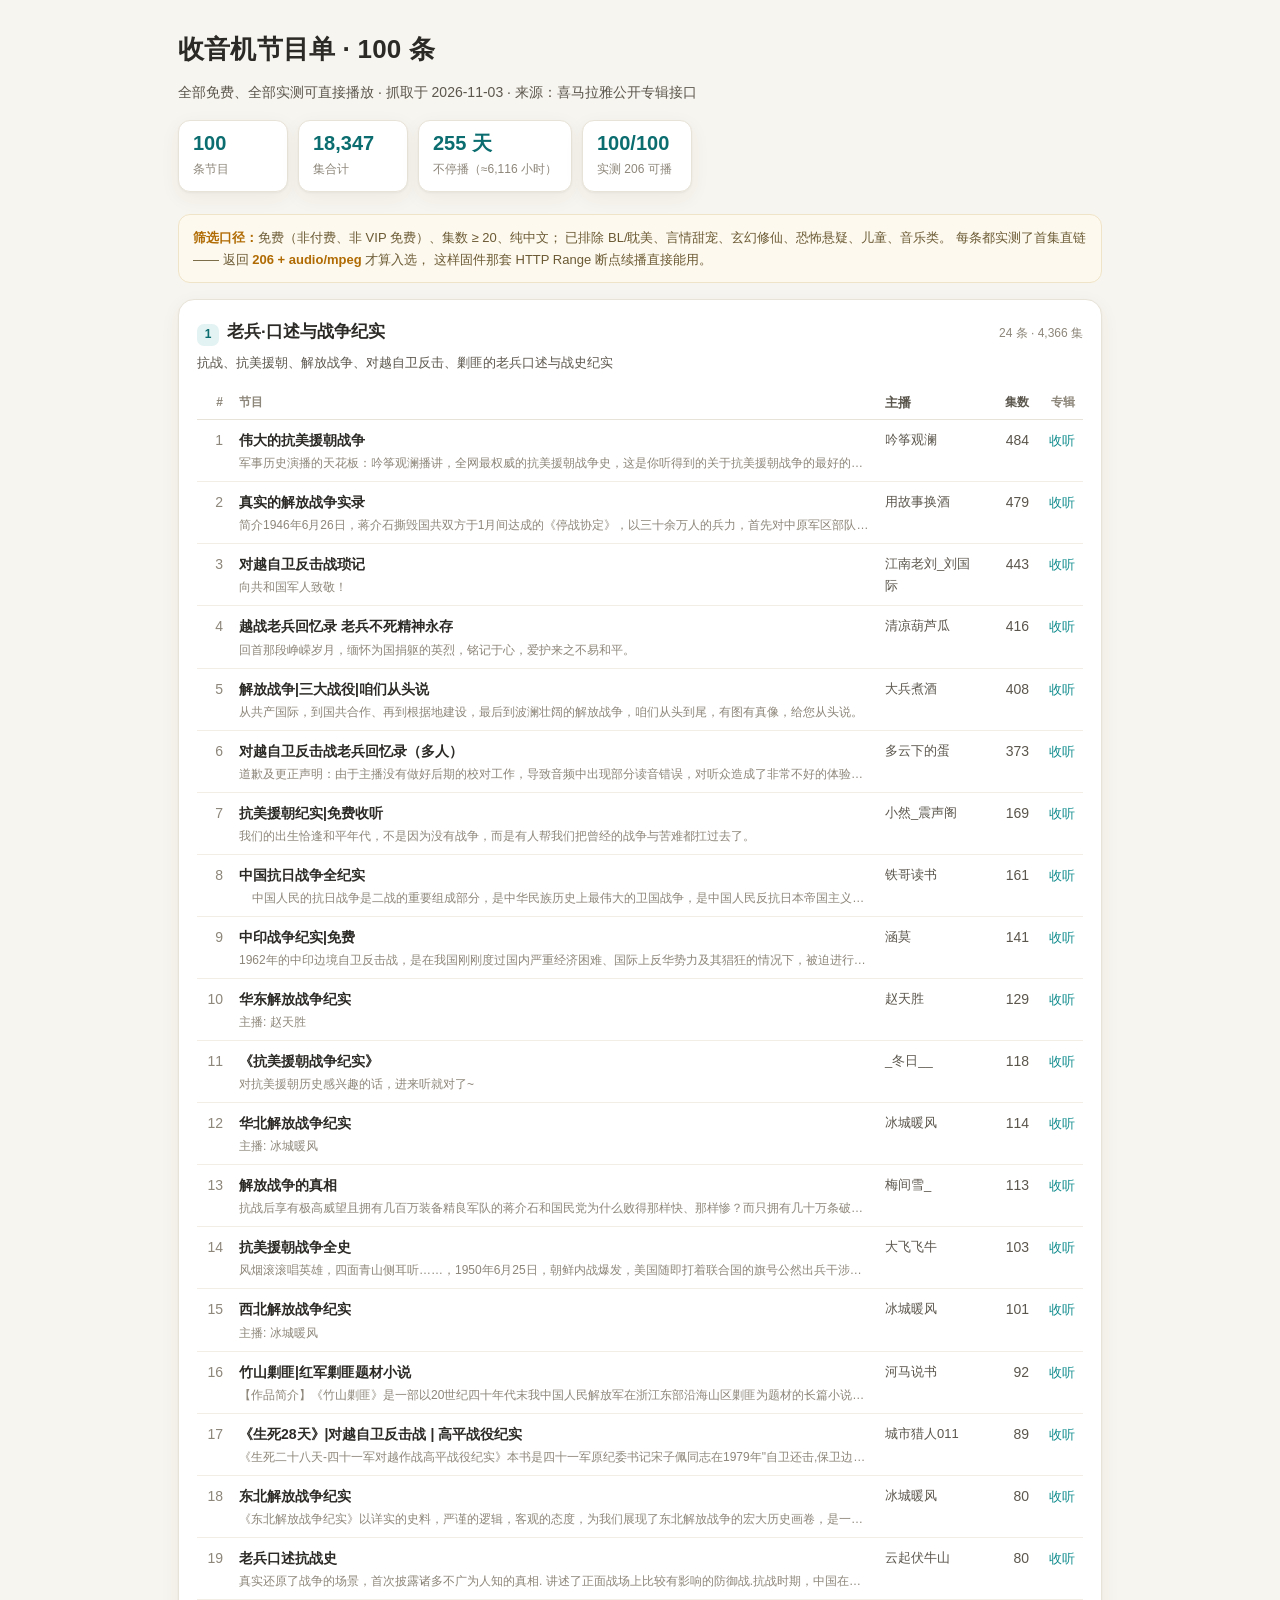
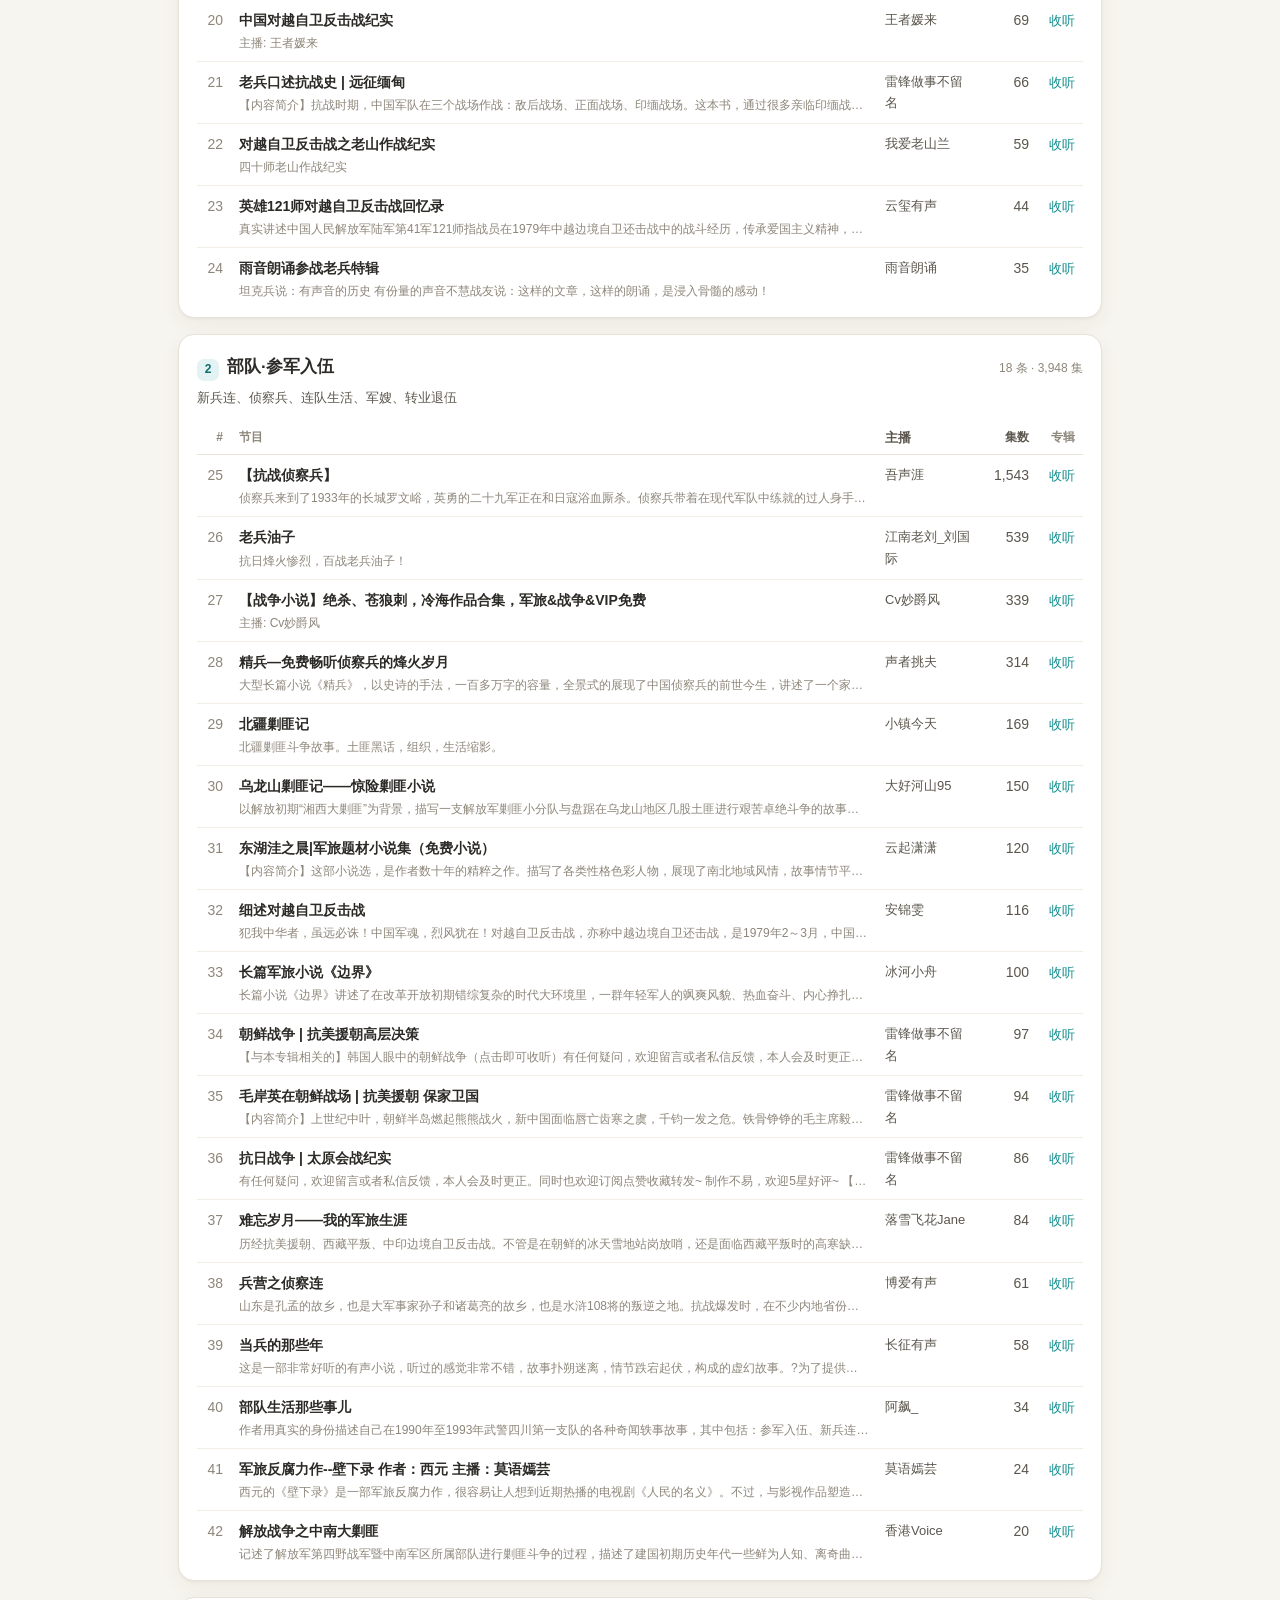
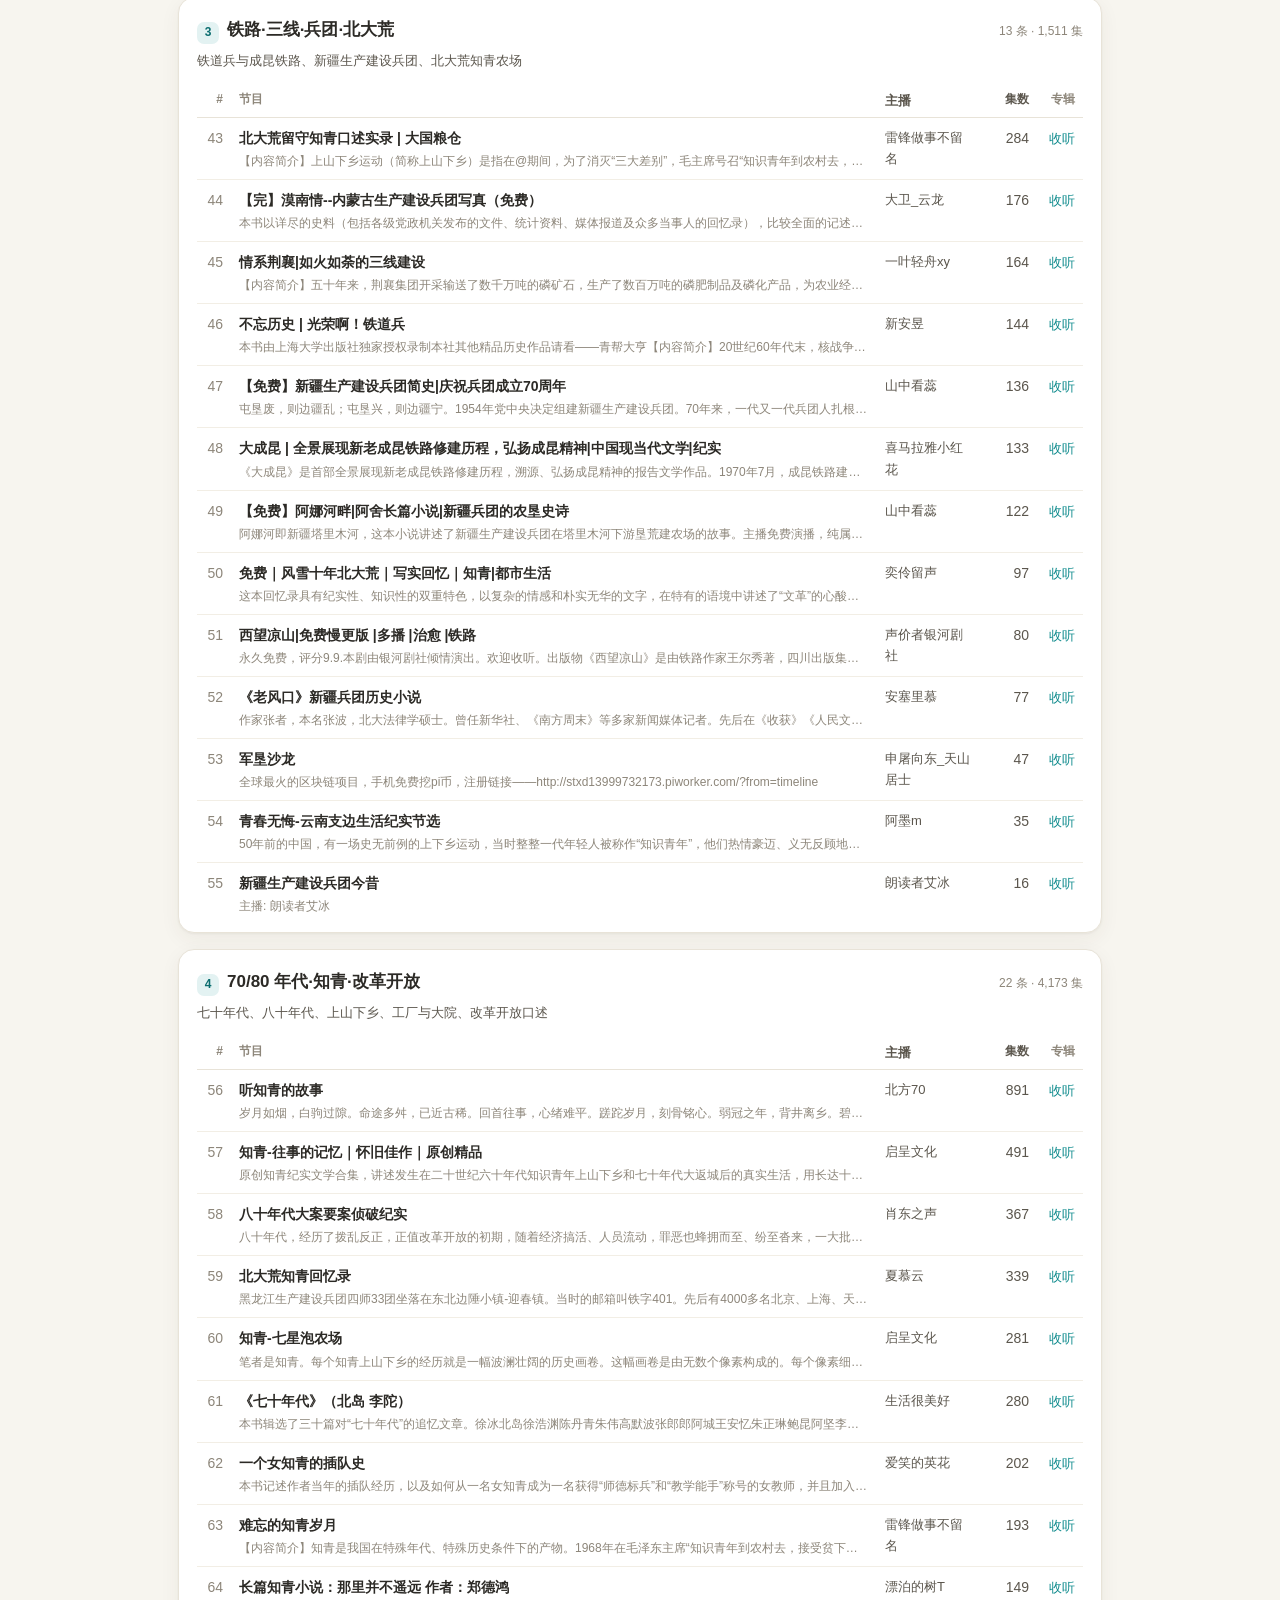
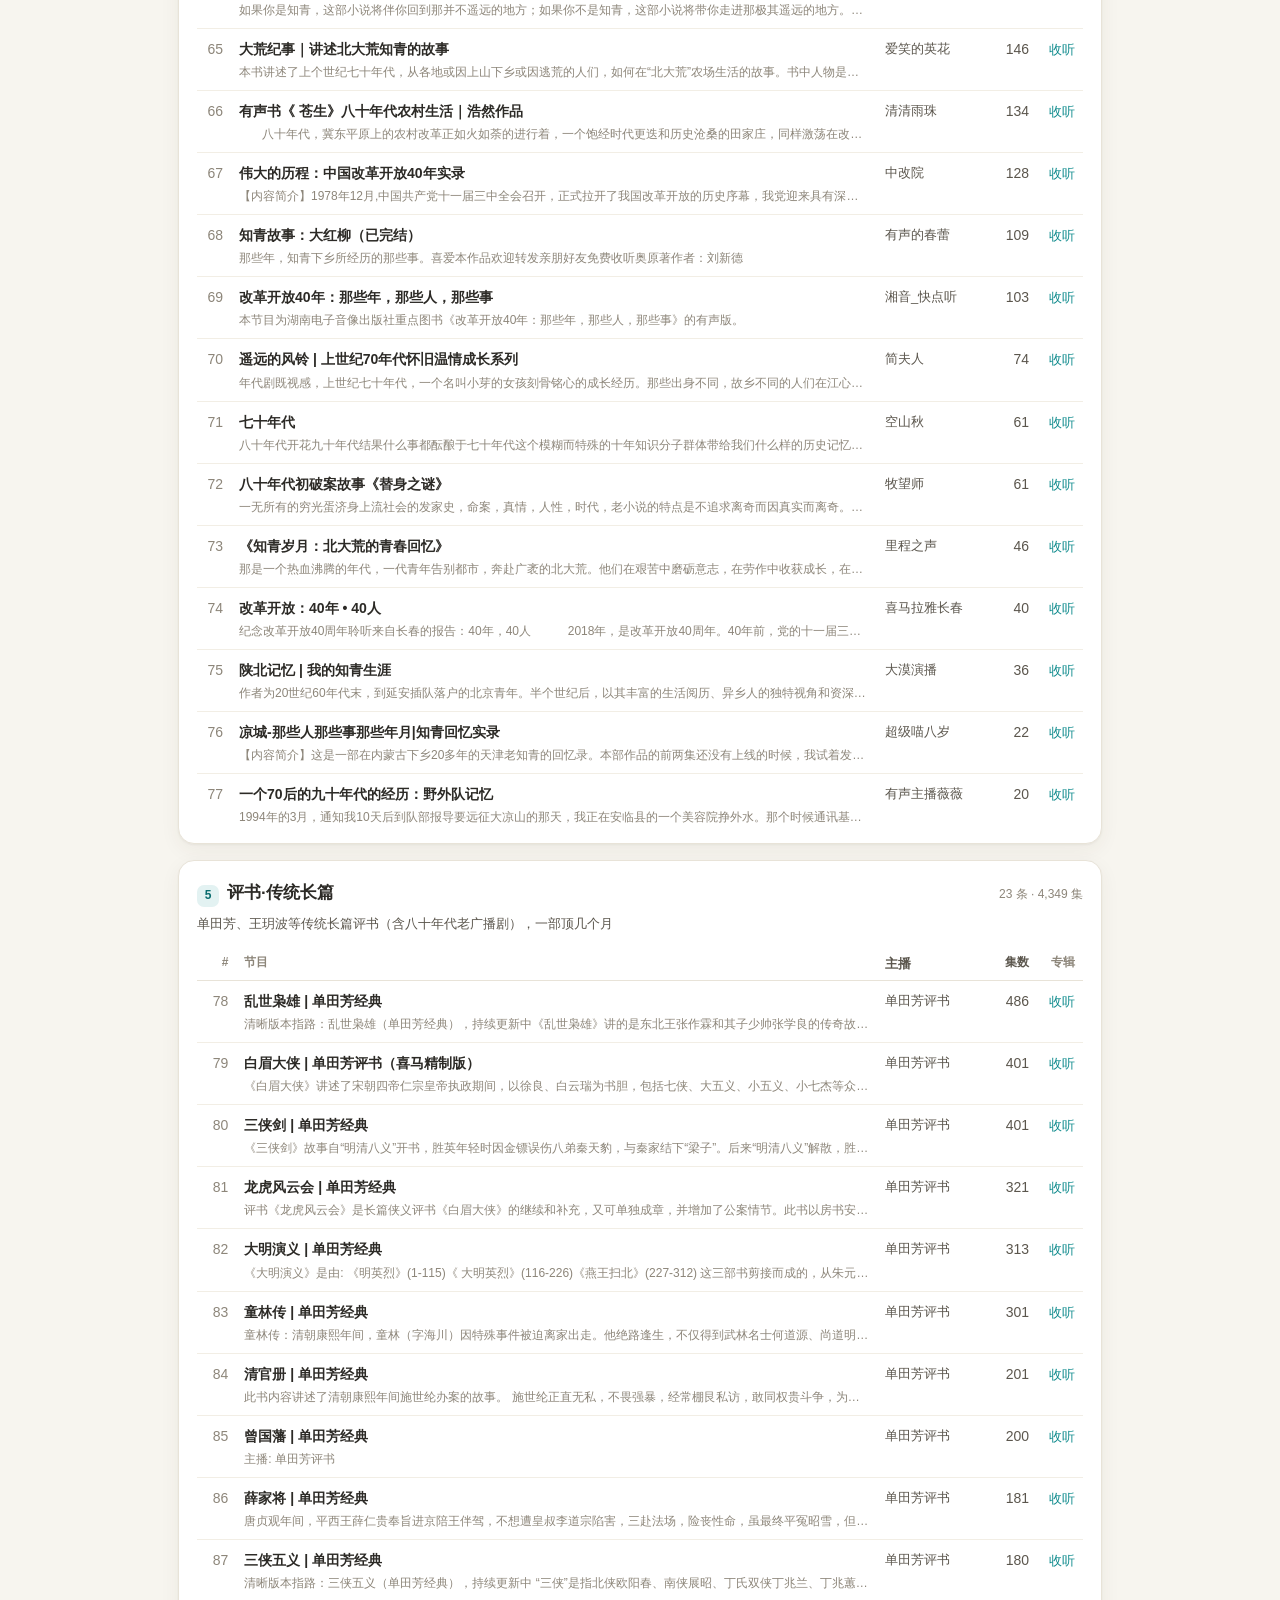
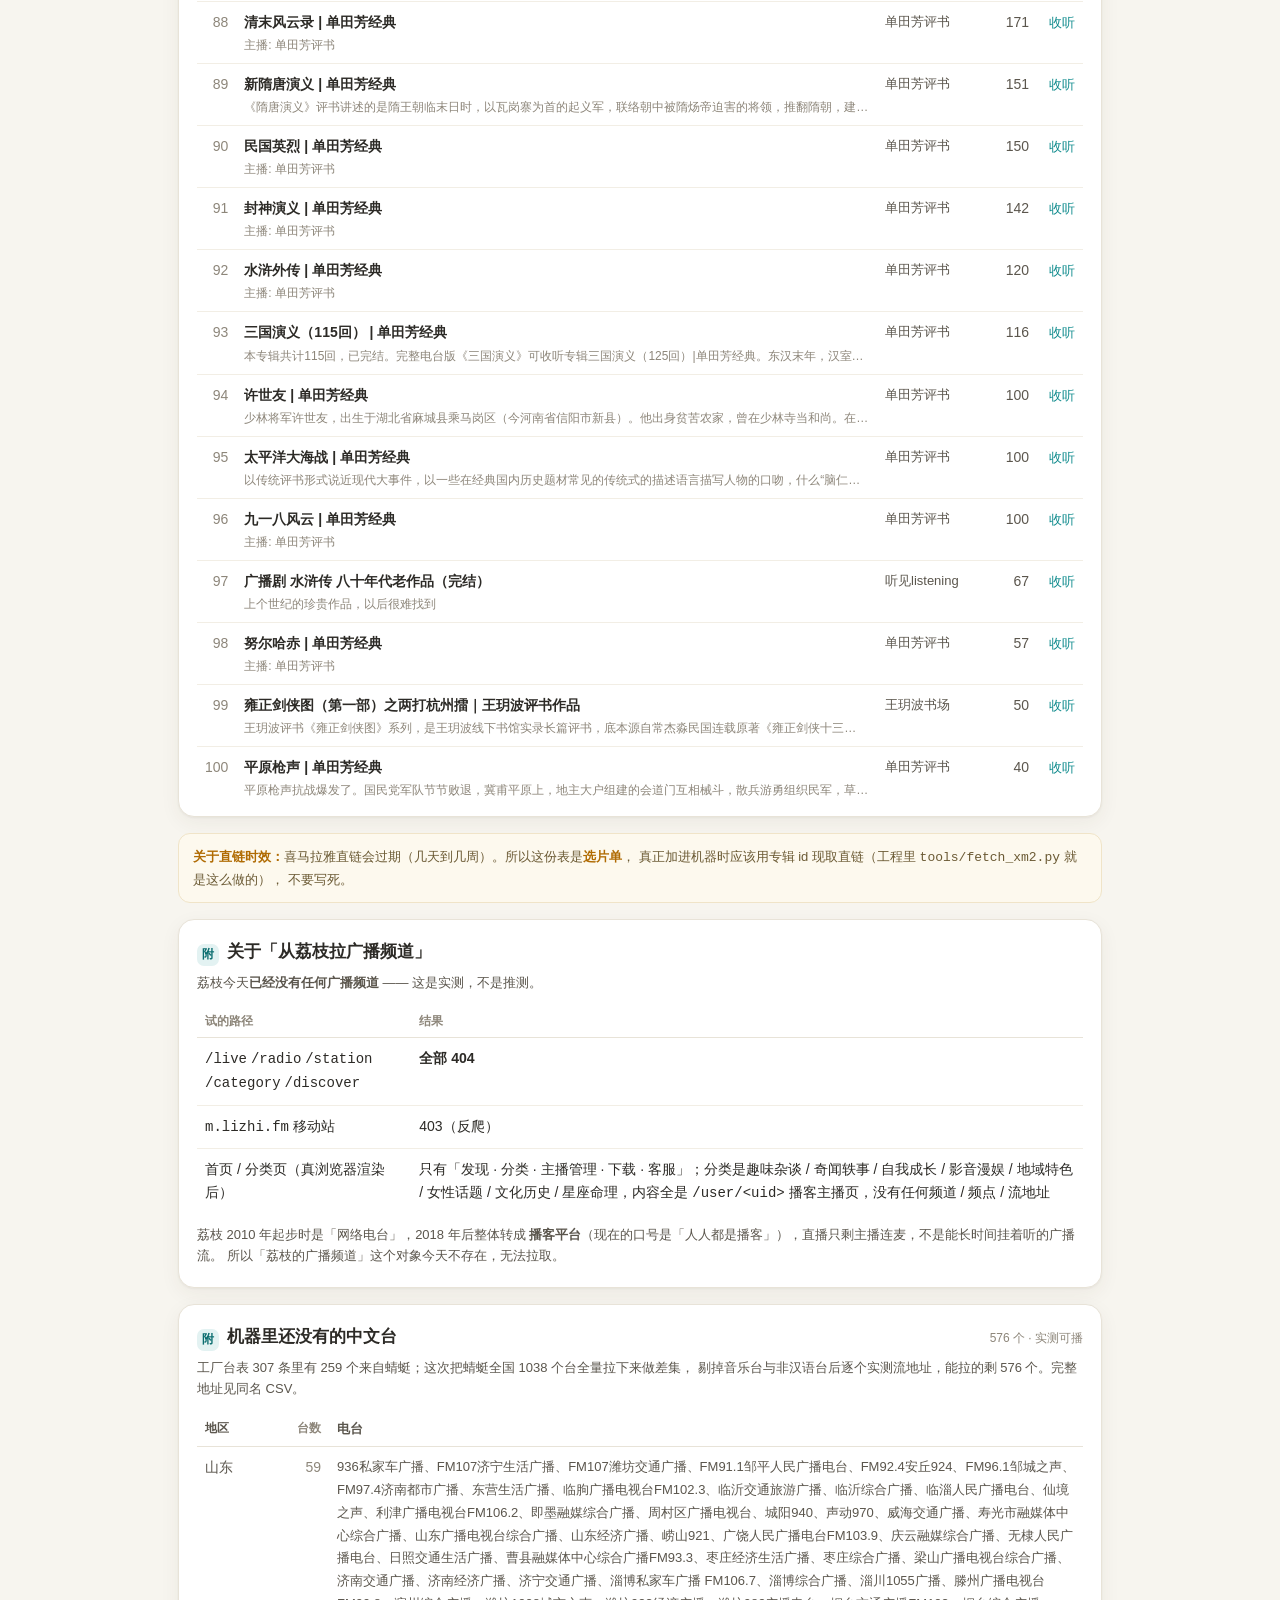
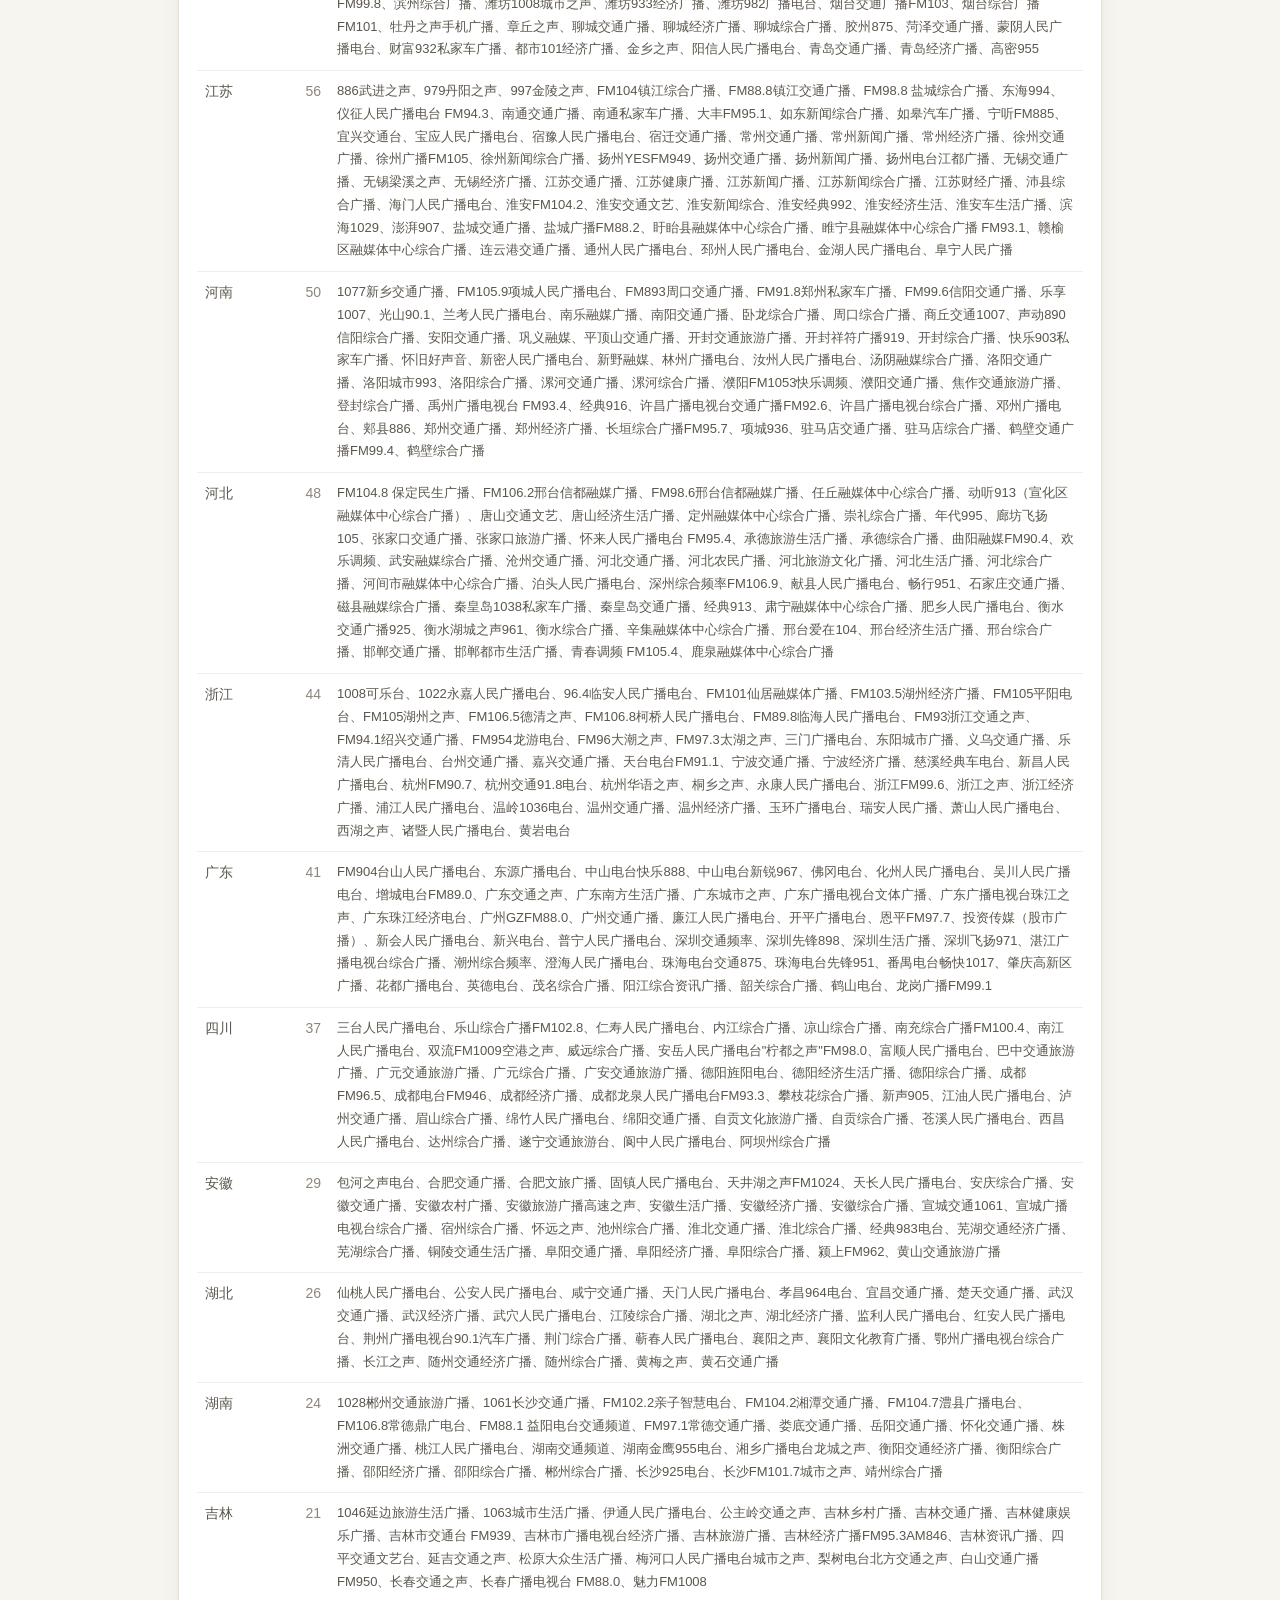
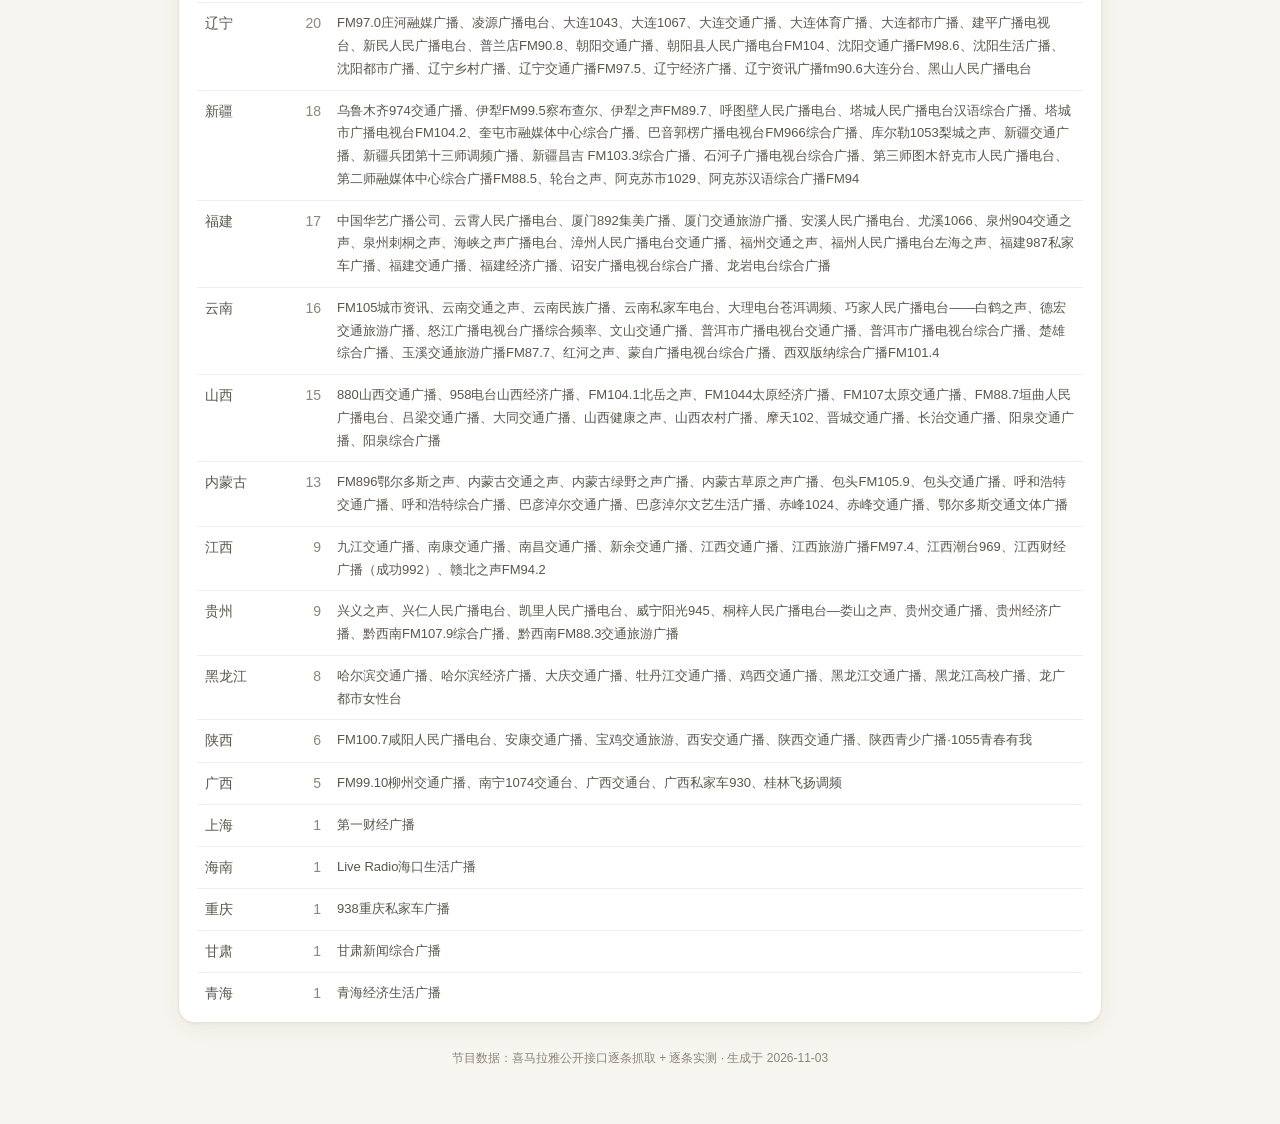
<file: 节目单-100条.html>
<!doctype html>
<html lang="zh-CN">
<head>
<meta charset="utf-8">
<meta name="viewport" content="width=device-width,initial-scale=1">
<title>收音机节目单 · 100 条</title>
<style>
:root{
  --bg:#f7f5ef; --card:#ffffff; --ink:#2c2a26; --ink2:#5b564d; --ink3:#8d867a;
  --line:#e8e3d8; --accent:#0f8b8d; --accent2:#0b6d6f; --warm:#b06b03;
  --sh:0 1px 2px rgba(60,50,30,.05), 0 6px 20px rgba(60,50,30,.06);
}
*{box-sizing:border-box}
body{margin:0;background:var(--bg);color:var(--ink);
  font:16px/1.65 -apple-system,BlinkMacSystemFont,"PingFang SC","Microsoft YaHei",
  "Source Han Sans SC",sans-serif;-webkit-font-smoothing:antialiased}
.wrap{max-width:960px;margin:0 auto;padding:28px 18px 60px}
header{margin-bottom:22px}
h1{font-size:26px;margin:0 0 10px;letter-spacing:.2px}
.sub{color:var(--ink2);font-size:14px;margin:0 0 16px}
.kpi{display:flex;gap:10px;flex-wrap:wrap;margin:14px 0 0}
.kpi div{background:var(--card);border:1px solid var(--line);border-radius:12px;
  padding:10px 14px;box-shadow:var(--sh);min-width:110px}
.kpi b{display:block;font-size:20px;color:var(--accent2);line-height:1.2}
.kpi span{font-size:12px;color:var(--ink3)}
.card{background:var(--card);border:1px solid var(--line);border-radius:16px;
  padding:18px 18px 8px;margin:16px 0;box-shadow:var(--sh);overflow:hidden}
h2{font-size:17px;margin:0 0 6px;display:flex;align-items:baseline;gap:8px;flex-wrap:wrap}
.idx{display:inline-flex;align-items:center;justify-content:center;width:22px;height:22px;
  border-radius:7px;background:#e3f2f2;color:var(--accent2);font-size:12px;font-weight:700;
  flex:none;transform:translateY(1px)}
.cnt{margin-left:auto;font-size:12px;color:var(--ink3);font-weight:400}
.desc{color:var(--ink2);font-size:13px;margin:0 0 12px}
table{width:100%;border-collapse:collapse;font-size:14px}
th{ text-align:left;font-weight:600;color:var(--ink3);font-size:12px;
  border-bottom:1px solid var(--line);padding:6px 8px;white-space:nowrap}
td{padding:9px 8px;border-bottom:1px solid #f2eee5;vertical-align:top}
tr:last-child td{border-bottom:0}
.num{width:34px;color:var(--ink3);font-variant-numeric:tabular-nums;text-align:right}
.an{width:104px;color:var(--ink2);font-size:13px}
.ep{width:56px;text-align:right;color:var(--ink2);font-variant-numeric:tabular-nums}
.pl{width:46px;text-align:right}
.tt{color:var(--ink);text-decoration:none;font-weight:600}
.tt:hover{color:var(--accent)}
.intro{color:var(--ink3);font-size:12px;line-height:1.5;margin-top:2px;
  display:-webkit-box;-webkit-line-clamp:1;-webkit-box-orient:vertical;overflow:hidden}
.pl a{color:var(--accent);text-decoration:none;font-size:13px}
.note{background:#fdf9ee;border:1px solid #f0e4c8;border-radius:12px;padding:12px 14px;
  color:#6b5a34;font-size:13px;margin:16px 0}
.note b{color:var(--warm)}
.st .rg{width:80px;color:var(--ink2);white-space:nowrap}
.st .rgc{width:52px;text-align:right;color:var(--ink3)}
.st .nl{font-size:13px;line-height:1.75;color:var(--ink2)}
.code{background:#faf8f2;border:1px solid var(--line);border-radius:10px;padding:12px;
  font:12px/1.7 ui-monospace,SFMono-Regular,Menlo,Consolas,monospace;
  color:#4a453c;max-height:340px;overflow:auto;white-space:pre}
footer{color:var(--ink3);font-size:12px;text-align:center;margin-top:26px}
@media (max-width:640px){
  .wrap{padding:18px 12px 44px} h1{font-size:21px}
  .card{padding:14px 12px 6px;border-radius:14px}
  .an{display:none} th.an{display:none}
  .intro{-webkit-line-clamp:2}
  .ep{width:44px}
}
@media print{
  body{background:#fff} .card{box-shadow:none;break-inside:avoid}
  .pl{display:none} th.pl{display:none}
}
</style>
</head>
<body>
<div class="wrap">
<header>
  <h1>收音机节目单 · 100 条</h1>
  <p class="sub">全部免费、全部实测可直接播放 · 抓取于 2026-11-03 · 来源：喜马拉雅公开专辑接口</p>
  <div class="kpi">
    <div><b>100</b><span>条节目</span></div>
    <div><b>18,347</b><span>集合计</span></div>
    <div><b>255 天</b><span>不停播（≈6,116 小时）</span></div>
    <div><b>100/100</b><span>实测 206 可播</span></div>
  </div>
</header>

<div class="note">
  <b>筛选口径：</b>免费（非付费、非 VIP 免费）、集数 ≥ 20、纯中文；
  已排除 BL/耽美、言情甜宠、玄幻修仙、恐怖悬疑、儿童、音乐类。
  每条都实测了首集直链 —— 返回 <b>206 + audio/mpeg</b> 才算入选，
  这样固件那套 HTTP Range 断点续播直接能用。
</div>

  <section class="card">
    <h2><span class="idx">1</span>老兵·口述与战争纪实<span class="cnt">24 条 · 4,366 集</span></h2>
    <p class="desc">抗战、抗美援朝、解放战争、对越自卫反击、剿匪的老兵口述与战史纪实</p>
    <table>
      <thead><tr><th class="num">#</th><th>节目</th><th class="an">主播</th>
      <th class="ep">集数</th><th class="pl">专辑</th></tr></thead>
      <tbody>
<tr><td class="num">1</td><td><a class="tt" href="https://www.ximalaya.com/album/57407681" target="_blank" rel="noopener">伟大的抗美援朝战争</a><div class="intro">军事历史演播的天花板：吟筝观澜播讲，全网最权威的抗美援朝战争史，这是你听得到的关于抗美援朝战争的最好的作品，没有之一。全新专辑上线，希望喜欢的朋友多多支持西游的阴谋：解读西游记</div></td><td class="an">吟筝观澜</td><td class="ep">484</td><td class="pl"><a href="https://www.ximalaya.com/album/57407681" target="_blank" rel="noopener">收听</a></td></tr>
<tr><td class="num">2</td><td><a class="tt" href="https://www.ximalaya.com/album/74093538" target="_blank" rel="noopener">真实的解放战争实录</a><div class="intro">简介1946年6月26日，蒋介石撕毁国共双方于1月间达成的《停战协定》，以三十余万人的兵力，首先对中原军区部队发起大规模进攻，致使全面内战爆发。从战略防御到战略进攻，经过辽沈战</div></td><td class="an">用故事换酒</td><td class="ep">479</td><td class="pl"><a href="https://www.ximalaya.com/album/74093538" target="_blank" rel="noopener">收听</a></td></tr>
<tr><td class="num">3</td><td><a class="tt" href="https://www.ximalaya.com/album/56360235" target="_blank" rel="noopener">对越自卫反击战琐记</a><div class="intro">向共和国军人致敬！</div></td><td class="an">江南老刘_刘国际</td><td class="ep">443</td><td class="pl"><a href="https://www.ximalaya.com/album/56360235" target="_blank" rel="noopener">收听</a></td></tr>
<tr><td class="num">4</td><td><a class="tt" href="https://www.ximalaya.com/album/70257952" target="_blank" rel="noopener">越战老兵回忆录 老兵不死精神永存</a><div class="intro">回首那段峥嵘岁月，缅怀为国捐躯的英烈，铭记于心，爱护来之不易和平。</div></td><td class="an">清凉葫芦瓜</td><td class="ep">416</td><td class="pl"><a href="https://www.ximalaya.com/album/70257952" target="_blank" rel="noopener">收听</a></td></tr>
<tr><td class="num">5</td><td><a class="tt" href="https://www.ximalaya.com/album/76386231" target="_blank" rel="noopener">解放战争|三大战役|咱们从头说</a><div class="intro">从共产国际，到国共合作、再到根据地建设，最后到波澜壮阔的解放战争，咱们从头到尾，有图有真像，给您从头说。</div></td><td class="an">大兵煮酒</td><td class="ep">408</td><td class="pl"><a href="https://www.ximalaya.com/album/76386231" target="_blank" rel="noopener">收听</a></td></tr>
<tr><td class="num">6</td><td><a class="tt" href="https://www.ximalaya.com/album/78827036" target="_blank" rel="noopener">对越自卫反击战老兵回忆录（多人）</a><div class="intro">道歉及更正声明：由于主播没有做好后期的校对工作，导致音频中出现部分读音错误，对听众造成了非常不好的体验，在此，主播做出深刻的检讨和道歉。现有已知错误读音：“撒军”已经全部更正。</div></td><td class="an">多云下的蛋</td><td class="ep">373</td><td class="pl"><a href="https://www.ximalaya.com/album/78827036" target="_blank" rel="noopener">收听</a></td></tr>
<tr><td class="num">7</td><td><a class="tt" href="https://www.ximalaya.com/album/78802370" target="_blank" rel="noopener">抗美援朝纪实|免费收听</a><div class="intro">我们的出生恰逢和平年代，不是因为没有战争，而是有人帮我们把曾经的战争与苦难都扛过去了。</div></td><td class="an">小然_震声阁</td><td class="ep">169</td><td class="pl"><a href="https://www.ximalaya.com/album/78802370" target="_blank" rel="noopener">收听</a></td></tr>
<tr><td class="num">8</td><td><a class="tt" href="https://www.ximalaya.com/album/77914697" target="_blank" rel="noopener">中国抗日战争全纪实</a><div class="intro">    中国人民的抗日战争是二战的重要组成部分，是中华民族历史上最伟大的卫国战争，是中国人民反抗日本帝国主义侵略的正义战争，是世界反法西斯战争的重要组成部分，也是中国近代以来抗</div></td><td class="an">铁哥读书</td><td class="ep">161</td><td class="pl"><a href="https://www.ximalaya.com/album/77914697" target="_blank" rel="noopener">收听</a></td></tr>
<tr><td class="num">9</td><td><a class="tt" href="https://www.ximalaya.com/album/72700255" target="_blank" rel="noopener">中印战争纪实|免费</a><div class="intro">1962年的中印边境自卫反击战，是在我国刚刚度过国内严重经济困难、国际上反华势力及其猖狂的情况下，被迫进行的一场影响深远的正义自卫战争。在以毛泽东主席为首的党中央英明领导下，在</div></td><td class="an">涵莫</td><td class="ep">141</td><td class="pl"><a href="https://www.ximalaya.com/album/72700255" target="_blank" rel="noopener">收听</a></td></tr>
<tr><td class="num">10</td><td><a class="tt" href="https://www.ximalaya.com/album/42529010" target="_blank" rel="noopener">华东解放战争纪实</a><div class="intro">主播: 赵天胜</div></td><td class="an">赵天胜</td><td class="ep">129</td><td class="pl"><a href="https://www.ximalaya.com/album/42529010" target="_blank" rel="noopener">收听</a></td></tr>
<tr><td class="num">11</td><td><a class="tt" href="https://www.ximalaya.com/album/56169260" target="_blank" rel="noopener">《抗美援朝战争纪实》</a><div class="intro">对抗美援朝历史感兴趣的话，进来听就对了~</div></td><td class="an">_冬日__</td><td class="ep">118</td><td class="pl"><a href="https://www.ximalaya.com/album/56169260" target="_blank" rel="noopener">收听</a></td></tr>
<tr><td class="num">12</td><td><a class="tt" href="https://www.ximalaya.com/album/46572374" target="_blank" rel="noopener">华北解放战争纪实</a><div class="intro">主播: 冰城暖风</div></td><td class="an">冰城暖风</td><td class="ep">114</td><td class="pl"><a href="https://www.ximalaya.com/album/46572374" target="_blank" rel="noopener">收听</a></td></tr>
<tr><td class="num">13</td><td><a class="tt" href="https://www.ximalaya.com/album/51772995" target="_blank" rel="noopener">解放战争的真相</a><div class="intro">抗战后享有极高威望且拥有几百万装备精良军队的蒋介石和国民党为什么败得那样快、那样惨？而只拥有几十万条破枪的和共产党为什么胜得那样快、那样精彩？这个问题，至今吸引着无数有兴趣的读</div></td><td class="an">梅间雪_</td><td class="ep">113</td><td class="pl"><a href="https://www.ximalaya.com/album/51772995" target="_blank" rel="noopener">收听</a></td></tr>
<tr><td class="num">14</td><td><a class="tt" href="https://www.ximalaya.com/album/39246532" target="_blank" rel="noopener">抗美援朝战争全史</a><div class="intro">风烟滚滚唱英雄，四面青山侧耳听……，1950年6月25日，朝鲜内战爆发，美国随即打着联合国的旗号公然出兵干涉，并将战火烧到了中国鸭绿江边。10月25日，成立不到一年的新中国，在</div></td><td class="an">大飞飞牛</td><td class="ep">103</td><td class="pl"><a href="https://www.ximalaya.com/album/39246532" target="_blank" rel="noopener">收听</a></td></tr>
<tr><td class="num">15</td><td><a class="tt" href="https://www.ximalaya.com/album/48296609" target="_blank" rel="noopener">西北解放战争纪实</a><div class="intro">主播: 冰城暖风</div></td><td class="an">冰城暖风</td><td class="ep">101</td><td class="pl"><a href="https://www.ximalaya.com/album/48296609" target="_blank" rel="noopener">收听</a></td></tr>
<tr><td class="num">16</td><td><a class="tt" href="https://www.ximalaya.com/album/51374995" target="_blank" rel="noopener">竹山剿匪|红军剿匪题材小说</a><div class="intro">【作品简介】《竹山剿匪》是一部以20世纪四十年代末我中国人民解放军在浙江东部沿海山区剿匪为题材的长篇小说。书中主人公钟卫山出生在苏北农村一个贫苦的农民家庭，饥寒交迫的生活、日本</div></td><td class="an">河马说书</td><td class="ep">92</td><td class="pl"><a href="https://www.ximalaya.com/album/51374995" target="_blank" rel="noopener">收听</a></td></tr>
<tr><td class="num">17</td><td><a class="tt" href="https://www.ximalaya.com/album/81535439" target="_blank" rel="noopener">《生死28天》|对越自卫反击战 | 高平战役纪实</a><div class="intro">《生死二十八天-四十一军对越作战高平战役纪实》本书是四十一军原纪委书记宋子佩同志在1979年&quot;自卫还击,保卫边疆&quot;对越作战胜利后,以所在部队作战经过为背景撰写的一部战争纪实作品</div></td><td class="an">城市猎人011</td><td class="ep">89</td><td class="pl"><a href="https://www.ximalaya.com/album/81535439" target="_blank" rel="noopener">收听</a></td></tr>
<tr><td class="num">18</td><td><a class="tt" href="https://www.ximalaya.com/album/39778656" target="_blank" rel="noopener">东北解放战争纪实</a><div class="intro">《东北解放战争纪实》以详实的史料，严谨的逻辑，客观的态度，为我们展现了东北解放战争的宏大历史画卷，是一部不可多得的历史著作。在此声明，本人不利用读此书盈利，就是想让更多的朋友了</div></td><td class="an">冰城暖风</td><td class="ep">80</td><td class="pl"><a href="https://www.ximalaya.com/album/39778656" target="_blank" rel="noopener">收听</a></td></tr>
<tr><td class="num">19</td><td><a class="tt" href="https://www.ximalaya.com/album/72190402" target="_blank" rel="noopener">老兵口述抗战史</a><div class="intro">真实还原了战争的场景，首次披露诸多不广为人知的真相. 讲述了正面战场上比较有影响的防御战.抗战时期，中国在三个战场作战：敌后战场、正面战场、印缅战场。通过很多亲临战场的老兵的讲</div></td><td class="an">云起伏牛山</td><td class="ep">80</td><td class="pl"><a href="https://www.ximalaya.com/album/72190402" target="_blank" rel="noopener">收听</a></td></tr>
<tr><td class="num">20</td><td><a class="tt" href="https://www.ximalaya.com/album/33652969" target="_blank" rel="noopener">中国对越自卫反击战纪实</a><div class="intro">主播: 王者媛来</div></td><td class="an">王者媛来</td><td class="ep">69</td><td class="pl"><a href="https://www.ximalaya.com/album/33652969" target="_blank" rel="noopener">收听</a></td></tr>
<tr><td class="num">21</td><td><a class="tt" href="https://www.ximalaya.com/album/72243476" target="_blank" rel="noopener">老兵口述抗战史 | 远征缅甸</a><div class="intro">【内容简介】抗战时期，中国军队在三个战场作战：敌后战场、正面战场、印缅战场。这本书，通过很多亲临印缅战场的老兵的讲述和回忆，串起这场战争的进程。1941年12月，日军偷袭珍珠港</div></td><td class="an">雷锋做事不留名</td><td class="ep">66</td><td class="pl"><a href="https://www.ximalaya.com/album/72243476" target="_blank" rel="noopener">收听</a></td></tr>
<tr><td class="num">22</td><td><a class="tt" href="https://www.ximalaya.com/album/41094873" target="_blank" rel="noopener">对越自卫反击战之老山作战纪实</a><div class="intro">四十师老山作战纪实</div></td><td class="an">我爱老山兰</td><td class="ep">59</td><td class="pl"><a href="https://www.ximalaya.com/album/41094873" target="_blank" rel="noopener">收听</a></td></tr>
<tr><td class="num">23</td><td><a class="tt" href="https://www.ximalaya.com/album/49993249" target="_blank" rel="noopener">英雄121师对越自卫反击战回忆录</a><div class="intro">真实讲述中国人民解放军陆军第41军121师指战员在1979年中越边境自卫还击战中的战斗经历，传承爱国主义精神，促进中华民族伟大复兴。</div></td><td class="an">云玺有声</td><td class="ep">44</td><td class="pl"><a href="https://www.ximalaya.com/album/49993249" target="_blank" rel="noopener">收听</a></td></tr>
<tr><td class="num">24</td><td><a class="tt" href="https://www.ximalaya.com/album/45773460" target="_blank" rel="noopener">雨音朗诵参战老兵特辑</a><div class="intro">坦克兵说：有声音的历史 有份量的声音不慧战友说：这样的文章，这样的朗诵，是浸入骨髓的感动！</div></td><td class="an">雨音朗诵</td><td class="ep">35</td><td class="pl"><a href="https://www.ximalaya.com/album/45773460" target="_blank" rel="noopener">收听</a></td></tr>
      </tbody>
    </table>
  </section>

  <section class="card">
    <h2><span class="idx">2</span>部队·参军入伍<span class="cnt">18 条 · 3,948 集</span></h2>
    <p class="desc">新兵连、侦察兵、连队生活、军嫂、转业退伍</p>
    <table>
      <thead><tr><th class="num">#</th><th>节目</th><th class="an">主播</th>
      <th class="ep">集数</th><th class="pl">专辑</th></tr></thead>
      <tbody>
<tr><td class="num">25</td><td><a class="tt" href="https://www.ximalaya.com/album/73434990" target="_blank" rel="noopener">【抗战侦察兵】</a><div class="intro">侦察兵来到了1933年的长城罗文峪，英勇的二十九军正在和日寇浴血厮杀。侦察兵带着在现代军队中练就的过人身手，投入到充满热血和激情的抗日战争中来。一次次残酷的战争，一回回决定中国</div></td><td class="an">吾声涯</td><td class="ep">1,543</td><td class="pl"><a href="https://www.ximalaya.com/album/73434990" target="_blank" rel="noopener">收听</a></td></tr>
<tr><td class="num">26</td><td><a class="tt" href="https://www.ximalaya.com/album/56658212" target="_blank" rel="noopener">老兵油子</a><div class="intro">抗日烽火惨烈，百战老兵油子！</div></td><td class="an">江南老刘_刘国际</td><td class="ep">539</td><td class="pl"><a href="https://www.ximalaya.com/album/56658212" target="_blank" rel="noopener">收听</a></td></tr>
<tr><td class="num">27</td><td><a class="tt" href="https://www.ximalaya.com/album/60604421" target="_blank" rel="noopener">【战争小说】绝杀、苍狼刺，冷海作品合集，军旅&amp;战争&amp;VIP免费</a><div class="intro">主播: Cv妙爵风</div></td><td class="an">Cv妙爵风</td><td class="ep">339</td><td class="pl"><a href="https://www.ximalaya.com/album/60604421" target="_blank" rel="noopener">收听</a></td></tr>
<tr><td class="num">28</td><td><a class="tt" href="https://www.ximalaya.com/album/30328568" target="_blank" rel="noopener">精兵—免费畅听侦察兵的烽火岁月</a><div class="intro">大型长篇小说《精兵》，以史诗的手法，一百多万字的容量，全景式的展现了中国侦察兵的前世今生，讲述了一个家庭三代军人的成长历程与悲欢离合。小说在铁血军事网发表后，搜狐网、起点中文网</div></td><td class="an">声者挑夫</td><td class="ep">314</td><td class="pl"><a href="https://www.ximalaya.com/album/30328568" target="_blank" rel="noopener">收听</a></td></tr>
<tr><td class="num">29</td><td><a class="tt" href="https://www.ximalaya.com/album/59610110" target="_blank" rel="noopener">北疆剿匪记</a><div class="intro">北疆剿匪斗争故事。土匪黑话，组织，生活缩影。</div></td><td class="an">小镇今天</td><td class="ep">169</td><td class="pl"><a href="https://www.ximalaya.com/album/59610110" target="_blank" rel="noopener">收听</a></td></tr>
<tr><td class="num">30</td><td><a class="tt" href="https://www.ximalaya.com/album/72066780" target="_blank" rel="noopener">乌龙山剿匪记——惊险剿匪小说</a><div class="intro">以解放初期“湘西大剿匪”为背景，描写一支解放军剿匪小分队与盘踞在乌龙山地区几股土匪进行艰苦卓绝斗争的故事。小说人物众多、形象鲜明，成功塑造了剿匪小分队队长“东北虎”刘玉堂、侦察</div></td><td class="an">大好河山95</td><td class="ep">150</td><td class="pl"><a href="https://www.ximalaya.com/album/72066780" target="_blank" rel="noopener">收听</a></td></tr>
<tr><td class="num">31</td><td><a class="tt" href="https://www.ximalaya.com/album/46561017" target="_blank" rel="noopener">东湖洼之晨|军旅题材小说集（免费小说）</a><div class="intro">【内容简介】这部小说选，是作者数十年的精粹之作。描写了各类性格色彩人物，展现了南北地域风情，故事情节平实而接地气，表现手法丰富而不拘一格，语言灵动而有张力，是时代行进中留下的一</div></td><td class="an">云起潇潇</td><td class="ep">120</td><td class="pl"><a href="https://www.ximalaya.com/album/46561017" target="_blank" rel="noopener">收听</a></td></tr>
<tr><td class="num">32</td><td><a class="tt" href="https://www.ximalaya.com/album/65846453" target="_blank" rel="noopener">细述对越自卫反击战</a><div class="intro">犯我中华者，虽远必诛！中国军魂，烈风犹在！对越自卫反击战，亦称中越边境自卫还击战，是1979年2～3月，中国人民解放军边防部队对在中越边境挑衅和入侵的越南军队进行的自卫还击作战</div></td><td class="an">安锦雯</td><td class="ep">116</td><td class="pl"><a href="https://www.ximalaya.com/album/65846453" target="_blank" rel="noopener">收听</a></td></tr>
<tr><td class="num">33</td><td><a class="tt" href="https://www.ximalaya.com/album/84240000" target="_blank" rel="noopener">长篇军旅小说《边界》</a><div class="intro">长篇小说《边界》讲述了在改革开放初期错综复杂的时代大环境里，一群年轻军人的飒爽风貌、热血奋斗、内心挣扎以及他们对待爱情的态度。他们在现实边界上奉献驻守，在思想边界上游走选择，每</div></td><td class="an">冰河小舟</td><td class="ep">100</td><td class="pl"><a href="https://www.ximalaya.com/album/84240000" target="_blank" rel="noopener">收听</a></td></tr>
<tr><td class="num">34</td><td><a class="tt" href="https://www.ximalaya.com/album/70149491" target="_blank" rel="noopener">朝鲜战争 | 抗美援朝高层决策</a><div class="intro">【与本专辑相关的】韩国人眼中的朝鲜战争（点击即可收听）有任何疑问，欢迎留言或者私信反馈，本人会及时更正。同时也欢迎订阅点赞收藏转发~ 制作不易，欢迎5星好评~ 【内容简介】朝鲜</div></td><td class="an">雷锋做事不留名</td><td class="ep">97</td><td class="pl"><a href="https://www.ximalaya.com/album/70149491" target="_blank" rel="noopener">收听</a></td></tr>
<tr><td class="num">35</td><td><a class="tt" href="https://www.ximalaya.com/album/72122382" target="_blank" rel="noopener">毛岸英在朝鲜战场 | 抗美援朝 保家卫国</a><div class="intro">【内容简介】上世纪中叶，朝鲜半岛燃起熊熊战火，新中国面临唇亡齿寒之虞，千钧一发之危。铁骨铮铮的毛主席毅然作出了选择：抗美援朝、保家卫国！铁血男儿毛岸英，以非军人身份主动请缨，奔</div></td><td class="an">雷锋做事不留名</td><td class="ep">94</td><td class="pl"><a href="https://www.ximalaya.com/album/72122382" target="_blank" rel="noopener">收听</a></td></tr>
<tr><td class="num">36</td><td><a class="tt" href="https://www.ximalaya.com/album/69680838" target="_blank" rel="noopener">抗日战争 | 太原会战纪实</a><div class="intro">有任何疑问，欢迎留言或者私信反馈，本人会及时更正。同时也欢迎订阅点赞收藏转发~ 制作不易，欢迎5星好评~ 【内容简介】太原会战（1937年9月~11月），是抗战爆发后中国第2战</div></td><td class="an">雷锋做事不留名</td><td class="ep">86</td><td class="pl"><a href="https://www.ximalaya.com/album/69680838" target="_blank" rel="noopener">收听</a></td></tr>
<tr><td class="num">37</td><td><a class="tt" href="https://www.ximalaya.com/album/114204355" target="_blank" rel="noopener">难忘岁月——我的军旅生涯</a><div class="intro">历经抗美援朝、西藏平叛、中印边境自卫反击战。不管是在朝鲜的冰天雪地站岗放哨，还是面临西藏平叛时的高寒缺氧，险恶环境，或者中印边境自卫反击战，头顶弹片飞舞，脚下枪声不断，和平年代</div></td><td class="an">落雪飞花Jane</td><td class="ep">84</td><td class="pl"><a href="https://www.ximalaya.com/album/114204355" target="_blank" rel="noopener">收听</a></td></tr>
<tr><td class="num">38</td><td><a class="tt" href="https://www.ximalaya.com/album/16243044" target="_blank" rel="noopener">兵营之侦察连</a><div class="intro">山东是孔孟的故乡，也是大军事家孙子和诸葛亮的故乡，也是水浒108将的叛逆之地。抗战爆发时，在不少内地省份出现大批汉奸的时候，山东的农民却揭竿而起，与小日本殊死搏斗。孔孟的仁义忠</div></td><td class="an">博爱有声</td><td class="ep">61</td><td class="pl"><a href="https://www.ximalaya.com/album/16243044" target="_blank" rel="noopener">收听</a></td></tr>
<tr><td class="num">39</td><td><a class="tt" href="https://www.ximalaya.com/album/16385416" target="_blank" rel="noopener">当兵的那些年</a><div class="intro">这是一部非常好听的有声小说，听过的感觉非常不错，故事扑朔迷离，情节跌宕起伏，构成的虚幻故事。?为了提供更多优秀的有声作品，请多多宣传和推荐本书，这是一种支持与鼓励！有声小说的未</div></td><td class="an">长征有声</td><td class="ep">58</td><td class="pl"><a href="https://www.ximalaya.com/album/16385416" target="_blank" rel="noopener">收听</a></td></tr>
<tr><td class="num">40</td><td><a class="tt" href="https://www.ximalaya.com/album/55947596" target="_blank" rel="noopener">部队生活那些事儿</a><div class="intro">作者用真实的身份描述自己在1990年至1993年武警四川第一支队的各种奇闻轶事故事，其中包括：参军入伍、新兵连、队列训练、紧急集合、射击训练、吃货的故事、押解任务、部队术语、军</div></td><td class="an">阿飙_</td><td class="ep">34</td><td class="pl"><a href="https://www.ximalaya.com/album/55947596" target="_blank" rel="noopener">收听</a></td></tr>
<tr><td class="num">41</td><td><a class="tt" href="https://www.ximalaya.com/album/9248081" target="_blank" rel="noopener">军旅反腐力作--壁下录 作者：西元 主播：莫语嫣芸</a><div class="intro">西元的《壁下录》是一部军旅反腐力作，很容易让人想到近期热播的电视剧《人民的名义》。不过，与影视作品塑造人物、揭示矛盾的方法不同，西元在小说中引入对人性问题的观察：为什么日常生活</div></td><td class="an">莫语嫣芸</td><td class="ep">24</td><td class="pl"><a href="https://www.ximalaya.com/album/9248081" target="_blank" rel="noopener">收听</a></td></tr>
<tr><td class="num">42</td><td><a class="tt" href="https://www.ximalaya.com/album/12341671" target="_blank" rel="noopener">解放战争之中南大剿匪</a><div class="intro">记述了解放军第四野战军暨中南军区所属部队进行剿匪斗争的过程，描述了建国初期历史年代一些鲜为人知、离奇曲折而又惊心动魄的战斗情景。写作中不拘泥于一人一事，力求资料性、知识性、趣味</div></td><td class="an">香港Voice</td><td class="ep">20</td><td class="pl"><a href="https://www.ximalaya.com/album/12341671" target="_blank" rel="noopener">收听</a></td></tr>
      </tbody>
    </table>
  </section>

  <section class="card">
    <h2><span class="idx">3</span>铁路·三线·兵团·北大荒<span class="cnt">13 条 · 1,511 集</span></h2>
    <p class="desc">铁道兵与成昆铁路、新疆生产建设兵团、北大荒知青农场</p>
    <table>
      <thead><tr><th class="num">#</th><th>节目</th><th class="an">主播</th>
      <th class="ep">集数</th><th class="pl">专辑</th></tr></thead>
      <tbody>
<tr><td class="num">43</td><td><a class="tt" href="https://www.ximalaya.com/album/74745680" target="_blank" rel="noopener">北大荒留守知青口述实录 | 大国粮仓</a><div class="intro">【内容简介】上山下乡运动（简称上山下乡）是指在@期间，为了消灭“三大差别”，毛主席号召“知识青年到农村去，接受贫下中农的再教育，很有必要”之后，大量的城市知识青年大规模地离开城</div></td><td class="an">雷锋做事不留名</td><td class="ep">284</td><td class="pl"><a href="https://www.ximalaya.com/album/74745680" target="_blank" rel="noopener">收听</a></td></tr>
<tr><td class="num">44</td><td><a class="tt" href="https://www.ximalaya.com/album/72355093" target="_blank" rel="noopener">【完】漠南情--内蒙古生产建设兵团写真（免费）</a><div class="intro">本书以详尽的史料（包括各级党政机关发布的文件、统计资料、媒体报道及众多当事人的回忆录），比较全面的记述了内蒙古生产建设兵团从建立到解体的整个过程，可以使人们能够从更高的层次和更</div></td><td class="an">大卫_云龙</td><td class="ep">176</td><td class="pl"><a href="https://www.ximalaya.com/album/72355093" target="_blank" rel="noopener">收听</a></td></tr>
<tr><td class="num">45</td><td><a class="tt" href="https://www.ximalaya.com/album/46192614" target="_blank" rel="noopener">情系荆襄|如火如荼的三线建设</a><div class="intro">【内容简介】五十年来，荆襄集团开采输送了数千万吨的磷矿石，生产了数百万吨的磷肥制品及磷化产品，为农业经济的发展发挥了重要的作用。虽然荆襄集团不存在了，但荆襄集团对支援和巩固我国</div></td><td class="an">一叶轻舟xy</td><td class="ep">164</td><td class="pl"><a href="https://www.ximalaya.com/album/46192614" target="_blank" rel="noopener">收听</a></td></tr>
<tr><td class="num">46</td><td><a class="tt" href="https://www.ximalaya.com/album/38217725" target="_blank" rel="noopener">不忘历史 | 光荣啊！铁道兵</a><div class="intro">本书由上海大学出版社独家授权录制本社其他精品历史作品请看——青帮大亨【内容简介】20世纪60年代末，核战争阴云笼罩中华大地。1969年春，上海1000名热血青年响应毛主席关于“</div></td><td class="an">新安昱</td><td class="ep">144</td><td class="pl"><a href="https://www.ximalaya.com/album/38217725" target="_blank" rel="noopener">收听</a></td></tr>
<tr><td class="num">47</td><td><a class="tt" href="https://www.ximalaya.com/album/83727118" target="_blank" rel="noopener">【免费】新疆生产建设兵团简史|庆祝兵团成立70周年</a><div class="intro">屯垦废，则边疆乱；屯垦兴，则边疆宁。1954年党中央决定组建新疆生产建设兵团。70年来，一代又一代兵团人扎根沙漠周边、风头水尾，在戈壁荒漠上兴建家园，开创共和国屯垦戍边伟业，为</div></td><td class="an">山中看蕊</td><td class="ep">136</td><td class="pl"><a href="https://www.ximalaya.com/album/83727118" target="_blank" rel="noopener">收听</a></td></tr>
<tr><td class="num">48</td><td><a class="tt" href="https://www.ximalaya.com/album/81989831" target="_blank" rel="noopener">大成昆 | 全景展现新老成昆铁路修建历程，弘扬成昆精神|中国现当代文学|纪实</a><div class="intro">《大成昆》是首部全景展现新老成昆铁路修建历程，溯源、弘扬成昆精神的报告文学作品。1970年7月，成昆铁路建成通车。这条钢铁巨龙，越江河、跨峡谷，穿过高烈度地震区，把天堑变通途，</div></td><td class="an">喜马拉雅小红花</td><td class="ep">133</td><td class="pl"><a href="https://www.ximalaya.com/album/81989831" target="_blank" rel="noopener">收听</a></td></tr>
<tr><td class="num">49</td><td><a class="tt" href="https://www.ximalaya.com/album/84085738" target="_blank" rel="noopener">【免费】阿娜河畔|阿舍长篇小说|新疆兵团的农垦史诗</a><div class="intro">阿娜河即新疆塔里木河，这本小说讲述了新疆生产建设兵团在塔里木河下游垦荒建农场的故事。主播免费演播，纯属为爱发光，希望更多的人读到并喜欢这本好书！</div></td><td class="an">山中看蕊</td><td class="ep">122</td><td class="pl"><a href="https://www.ximalaya.com/album/84085738" target="_blank" rel="noopener">收听</a></td></tr>
<tr><td class="num">50</td><td><a class="tt" href="https://www.ximalaya.com/album/92886802" target="_blank" rel="noopener">免费｜风雪十年北大荒｜写实回忆｜知青|都市生活</a><div class="intro">这本回忆录具有纪实性、知识性的双重特色，以复杂的情感和朴实无华的文字，在特有的语境中讲述了“文革”的心酸、“血统论”的高压、“可教育好子女”的无奈、“上大学”的心痛、无尽的考验</div></td><td class="an">奕伶留声</td><td class="ep">97</td><td class="pl"><a href="https://www.ximalaya.com/album/92886802" target="_blank" rel="noopener">收听</a></td></tr>
<tr><td class="num">51</td><td><a class="tt" href="https://www.ximalaya.com/album/78277527" target="_blank" rel="noopener">西望凉山|免费慢更版 |多播 |治愈 |铁路</a><div class="intro">永久免费，评分9.9.本剧由银河剧社倾情演出。欢迎收听。出版物《西望凉山》是由铁路作家王尔秀著，四川出版集团出版。 本书描写了成昆铁路大凉山铁路段女工刘华，从看守女工成长为成都</div></td><td class="an">声价者银河剧社</td><td class="ep">80</td><td class="pl"><a href="https://www.ximalaya.com/album/78277527" target="_blank" rel="noopener">收听</a></td></tr>
<tr><td class="num">52</td><td><a class="tt" href="https://www.ximalaya.com/album/49679717" target="_blank" rel="noopener">《老风口》新疆兵团历史小说</a><div class="intro">作家张者，本名张波，北大法律学硕士。曾任新华社、《南方周末》等多家新闻媒体记者。先后在《收获》《人民文学》《十月》《大家》等文学刊物发表作品，有中篇小说“老家系列”“西部系列”</div></td><td class="an">安塞里慕</td><td class="ep">77</td><td class="pl"><a href="https://www.ximalaya.com/album/49679717" target="_blank" rel="noopener">收听</a></td></tr>
<tr><td class="num">53</td><td><a class="tt" href="https://www.ximalaya.com/album/20505729" target="_blank" rel="noopener">军垦沙龙</a><div class="intro">全球最火的区块链项目，手机免费挖pi币，注册链接――http://stxd13999732173.piworker.com/?from=timeline</div></td><td class="an">申屠向东_天山居士</td><td class="ep">47</td><td class="pl"><a href="https://www.ximalaya.com/album/20505729" target="_blank" rel="noopener">收听</a></td></tr>
<tr><td class="num">54</td><td><a class="tt" href="https://www.ximalaya.com/album/11778552" target="_blank" rel="noopener">青春无悔-云南支边生活纪实节选</a><div class="intro">50年前的中国，有一场史无前例的上下乡运动，当时整整一代年轻人被称作“知识青年”，他们热情豪迈、义无反顾地奔赴农村边疆的广阔天地，走上了独特的人生之路。 从那时到如今，50年的</div></td><td class="an">阿墨m</td><td class="ep">35</td><td class="pl"><a href="https://www.ximalaya.com/album/11778552" target="_blank" rel="noopener">收听</a></td></tr>
<tr><td class="num">55</td><td><a class="tt" href="https://www.ximalaya.com/album/41273410" target="_blank" rel="noopener">新疆生产建设兵团今昔</a><div class="intro">主播: 朗读者艾冰</div></td><td class="an">朗读者艾冰</td><td class="ep">16</td><td class="pl"><a href="https://www.ximalaya.com/album/41273410" target="_blank" rel="noopener">收听</a></td></tr>
      </tbody>
    </table>
  </section>

  <section class="card">
    <h2><span class="idx">4</span>70/80 年代·知青·改革开放<span class="cnt">22 条 · 4,173 集</span></h2>
    <p class="desc">七十年代、八十年代、上山下乡、工厂与大院、改革开放口述</p>
    <table>
      <thead><tr><th class="num">#</th><th>节目</th><th class="an">主播</th>
      <th class="ep">集数</th><th class="pl">专辑</th></tr></thead>
      <tbody>
<tr><td class="num">56</td><td><a class="tt" href="https://www.ximalaya.com/album/74600702" target="_blank" rel="noopener">听知青的故事</a><div class="intro">岁月如烟，白驹过隙。命途多舛，已近古稀。回首往事，心绪难平。蹉跎岁月，刻骨铭心。弱冠之年，背井离乡。碧玉年华，青春流浪。广袤黑土，有我汗淌。不解荒缘，经历难忘。</div></td><td class="an">北方70</td><td class="ep">891</td><td class="pl"><a href="https://www.ximalaya.com/album/74600702" target="_blank" rel="noopener">收听</a></td></tr>
<tr><td class="num">57</td><td><a class="tt" href="https://www.ximalaya.com/album/68803054" target="_blank" rel="noopener">知青-往事的记忆｜怀旧佳作｜原创精品</a><div class="intro">原创知青纪实文学合集，讲述发生在二十世纪六十年代知识青年上山下乡和七十年代大返城后的真实生活，用长达十余载的命运跨度，通过笑泪交融的独特讲述方式生动地描绘了当年的知青生活。</div></td><td class="an">启呈文化</td><td class="ep">491</td><td class="pl"><a href="https://www.ximalaya.com/album/68803054" target="_blank" rel="noopener">收听</a></td></tr>
<tr><td class="num">58</td><td><a class="tt" href="https://www.ximalaya.com/album/79933919" target="_blank" rel="noopener">八十年代大案要案侦破纪实</a><div class="intro">八十年代，经历了拨乱反正，正值改革开放的初期，随着经济搞活、人员流动，罪恶也蜂拥而至、纷至沓来，一大批黑道走险的赌徒开始粉墨登场。在久远的记忆中，接连闪现出这些穷凶极恶之徒：辽</div></td><td class="an">肖东之声</td><td class="ep">367</td><td class="pl"><a href="https://www.ximalaya.com/album/79933919" target="_blank" rel="noopener">收听</a></td></tr>
<tr><td class="num">59</td><td><a class="tt" href="https://www.ximalaya.com/album/124771839" target="_blank" rel="noopener">北大荒知青回忆录</a><div class="intro">黑龙江生产建设兵团四师33团坐落在东北边陲小镇-迎春镇。当时的邮箱叫铁字401。先后有4000多名北京、上海、天津、哈尔滨、齐齐哈尔，还有浙江桐乡等地的知青来到854农场参加建</div></td><td class="an">夏慕云</td><td class="ep">339</td><td class="pl"><a href="https://www.ximalaya.com/album/124771839" target="_blank" rel="noopener">收听</a></td></tr>
<tr><td class="num">60</td><td><a class="tt" href="https://www.ximalaya.com/album/68802253" target="_blank" rel="noopener">知青-七星泡农场</a><div class="intro">笔者是知青。每个知青上山下乡的经历就是一幅波澜壮阔的历史画卷。这幅画卷是由无数个像素构成的。每个像素细小若无，平淡无奇，单色彩、不生动，有它不多、无它不少。但是，倘若失去了这些</div></td><td class="an">启呈文化</td><td class="ep">281</td><td class="pl"><a href="https://www.ximalaya.com/album/68802253" target="_blank" rel="noopener">收听</a></td></tr>
<tr><td class="num">61</td><td><a class="tt" href="https://www.ximalaya.com/album/70049986" target="_blank" rel="noopener">《七十年代》（北岛 李陀）</a><div class="intro">本书辑选了三十篇对“七十年代”的追忆文章。徐冰北岛徐浩渊陈丹青朱伟高默波张郎郎阿城王安忆朱正琳鲍昆阿坚李零唐晓峰赵越胜严力黄子平蔡翔范迁邓刚阎连科许成钢陈建华王小妮唐晓渡宝嘉翟</div></td><td class="an">生活很美好</td><td class="ep">280</td><td class="pl"><a href="https://www.ximalaya.com/album/70049986" target="_blank" rel="noopener">收听</a></td></tr>
<tr><td class="num">62</td><td><a class="tt" href="https://www.ximalaya.com/album/75299233" target="_blank" rel="noopener">一个女知青的插队史</a><div class="intro">本书记述作者当年的插队经历，以及如何从一名女知青成为一名获得“师德标兵”和“教学能手”称号的女教师，并且加入党组织，之后又培养女儿考入国外知名大学。由此，为自己的女儿那一代年轻</div></td><td class="an">爱笑的英花</td><td class="ep">202</td><td class="pl"><a href="https://www.ximalaya.com/album/75299233" target="_blank" rel="noopener">收听</a></td></tr>
<tr><td class="num">63</td><td><a class="tt" href="https://www.ximalaya.com/album/75138904" target="_blank" rel="noopener">难忘的知青岁月</a><div class="intro">【内容简介】知青是我国在特殊年代、特殊历史条件下的产物。1968年在毛泽东主席“知识青年到农村去，接受贫下中农再教育，很有必要”的号召下，在全国范围内开展了大规模的城镇知识青年</div></td><td class="an">雷锋做事不留名</td><td class="ep">193</td><td class="pl"><a href="https://www.ximalaya.com/album/75138904" target="_blank" rel="noopener">收听</a></td></tr>
<tr><td class="num">64</td><td><a class="tt" href="https://www.ximalaya.com/album/81671798" target="_blank" rel="noopener">长篇知青小说：那里并不遥远 作者：郑德鸿</a><div class="intro">如果你是知青，这部小说将伴你回到那并不遥远的地方；如果你不是知青，这部小说将带你走进那极其遥远的地方。请听长篇小说：那里并不遥远 作者：郑德鸿　播讲：漂泊的树　　　《那里并不遥</div></td><td class="an">漂泊的树T</td><td class="ep">149</td><td class="pl"><a href="https://www.ximalaya.com/album/81671798" target="_blank" rel="noopener">收听</a></td></tr>
<tr><td class="num">65</td><td><a class="tt" href="https://www.ximalaya.com/album/76599745" target="_blank" rel="noopener">大荒纪事｜讲述北大荒知青的故事</a><div class="intro">本书讲述了上个世纪七十年代，从各地或因上山下乡或因逃荒的人们，如何在“北大荒”农场生活的故事。书中人物是自己的同学、农场的职工、职工家属以及农场附近的农民为对象，在忠于事实的基</div></td><td class="an">爱笑的英花</td><td class="ep">146</td><td class="pl"><a href="https://www.ximalaya.com/album/76599745" target="_blank" rel="noopener">收听</a></td></tr>
<tr><td class="num">66</td><td><a class="tt" href="https://www.ximalaya.com/album/77254014" target="_blank" rel="noopener">有声书《 苍生》八十年代农村生活｜浩然作品</a><div class="intro">       八十年代，冀东平原上的农村改革正如火如荼的进行着，一个饱经时代更迭和历史沧桑的田家庄，同样激荡在改革大潮之中，演出了许多威武雄壮、可歌可泣的历史话剧。      </div></td><td class="an">清清雨珠</td><td class="ep">134</td><td class="pl"><a href="https://www.ximalaya.com/album/77254014" target="_blank" rel="noopener">收听</a></td></tr>
<tr><td class="num">67</td><td><a class="tt" href="https://www.ximalaya.com/album/77919285" target="_blank" rel="noopener">伟大的历程：中国改革开放40年实录</a><div class="intro">【内容简介】1978年12月,中国共产党十一届三中全会召开，正式拉开了我国改革开放的历史序幕，我党迎来具有深远意义的伟大转折。到今天，中国改革开放已走过波澜壮阔的40年历程，被</div></td><td class="an">中改院</td><td class="ep">128</td><td class="pl"><a href="https://www.ximalaya.com/album/77919285" target="_blank" rel="noopener">收听</a></td></tr>
<tr><td class="num">68</td><td><a class="tt" href="https://www.ximalaya.com/album/15906816" target="_blank" rel="noopener">知青故事：大红柳（已完结）</a><div class="intro">那些年，知青下乡所经历的那些事。喜爱本作品欢迎转发亲朋好友免费收听奥原著作者：刘新德</div></td><td class="an">有声的春蕾</td><td class="ep">109</td><td class="pl"><a href="https://www.ximalaya.com/album/15906816" target="_blank" rel="noopener">收听</a></td></tr>
<tr><td class="num">69</td><td><a class="tt" href="https://www.ximalaya.com/album/20080428" target="_blank" rel="noopener">改革开放40年：那些年，那些人，那些事</a><div class="intro">本节目为湖南电子音像出版社重点图书《改革开放40年：那些年，那些人，那些事》的有声版。</div></td><td class="an">湘音_快点听</td><td class="ep">103</td><td class="pl"><a href="https://www.ximalaya.com/album/20080428" target="_blank" rel="noopener">收听</a></td></tr>
<tr><td class="num">70</td><td><a class="tt" href="https://www.ximalaya.com/album/69404719" target="_blank" rel="noopener">遥远的风铃 | 上世纪70年代怀旧温情成长系列</a><div class="intro">年代剧既视感，上世纪七十年代，一个名叫小芽的女孩刻骨铭心的成长经历。那些出身不同，故乡不同的人们在江心洲的土地上展现出的悲欢，以及历史的烙印与延续。色彩鲜明的场景，人与人之间微</div></td><td class="an">简夫人</td><td class="ep">74</td><td class="pl"><a href="https://www.ximalaya.com/album/69404719" target="_blank" rel="noopener">收听</a></td></tr>
<tr><td class="num">71</td><td><a class="tt" href="https://www.ximalaya.com/album/57240350" target="_blank" rel="noopener">七十年代</a><div class="intro">八十年代开花九十年代结果什么事都酝酿于七十年代这个模糊而特殊的十年知识分子群体带给我们什么样的历史记忆到底什么样的人称为知识分子他们承载着什么样的责任让我们一起回到那个年代</div></td><td class="an">空山秋</td><td class="ep">61</td><td class="pl"><a href="https://www.ximalaya.com/album/57240350" target="_blank" rel="noopener">收听</a></td></tr>
<tr><td class="num">72</td><td><a class="tt" href="https://www.ximalaya.com/album/36637689" target="_blank" rel="noopener">八十年代初破案故事《替身之谜》</a><div class="intro">一无所有的穷光蛋济身上流社会的发家史，命案，真情，人性，时代，老小说的特点是不追求离奇而因真实而离奇。其实现实能超越任何小说。小说很好，唯需要一点耐心。</div></td><td class="an">牧望师</td><td class="ep">61</td><td class="pl"><a href="https://www.ximalaya.com/album/36637689" target="_blank" rel="noopener">收听</a></td></tr>
<tr><td class="num">73</td><td><a class="tt" href="https://www.ximalaya.com/album/88088907" target="_blank" rel="noopener">《知青岁月：北大荒的青春回忆》</a><div class="intro">那是一个热血沸腾的年代，一代青年告别都市，奔赴广袤的北大荒。他们在艰苦中磨砺意志，在劳作中收获成长，在逆境中燃烧青春。从初到北大荒的懵懂，到与这片土地血脉相连的深情；从白雪皑皑</div></td><td class="an">里程之声</td><td class="ep">46</td><td class="pl"><a href="https://www.ximalaya.com/album/88088907" target="_blank" rel="noopener">收听</a></td></tr>
<tr><td class="num">74</td><td><a class="tt" href="https://www.ximalaya.com/album/18588941" target="_blank" rel="noopener">改革开放：40年 • 40人</a><div class="intro">纪念改革开放40周年聆听来自长春的报告：40年，40人           2018年，是改革开放40周年。40年前，党的十一届三中全会召开，中国开始了改革开放的伟大征程。40</div></td><td class="an">喜马拉雅长春</td><td class="ep">40</td><td class="pl"><a href="https://www.ximalaya.com/album/18588941" target="_blank" rel="noopener">收听</a></td></tr>
<tr><td class="num">75</td><td><a class="tt" href="https://www.ximalaya.com/album/78017512" target="_blank" rel="noopener">陕北记忆 | 我的知青生涯</a><div class="intro">作者为20世纪60年代末，到延安插队落户的北京青年。半个世纪后，以其丰富的生活阅历、异乡人的独特视角和资深媒体人的深邃笔触，生动真实地记载了陕北人民朴实憨厚的淳朴民风、相沿成俗</div></td><td class="an">大漠演播</td><td class="ep">36</td><td class="pl"><a href="https://www.ximalaya.com/album/78017512" target="_blank" rel="noopener">收听</a></td></tr>
<tr><td class="num">76</td><td><a class="tt" href="https://www.ximalaya.com/album/50251181" target="_blank" rel="noopener">凉城-那些人那些事那些年月|知青回忆实录</a><div class="intro">【内容简介】这是一部在内蒙古下乡20多年的天津老知青的回忆录。本部作品的前两集还没有上线的时候，我试着发了下朋友圈，当时就有旧部惊呼：哇，郑部长的小说，快更！也有朋友说，震撼，</div></td><td class="an">超级喵八岁</td><td class="ep">22</td><td class="pl"><a href="https://www.ximalaya.com/album/50251181" target="_blank" rel="noopener">收听</a></td></tr>
<tr><td class="num">77</td><td><a class="tt" href="https://www.ximalaya.com/album/38562389" target="_blank" rel="noopener">一个70后的九十年代的经历：野外队记忆</a><div class="intro">1994年的3月，通知我10天后到队部报导要远征大凉山的那天，我正在安临县的一个美容院挣外水。那个时候通讯基本靠吼，有个传呼机已经是奢侈品了，我肯定是什么都没有了。所以给我传递</div></td><td class="an">有声主播薇薇</td><td class="ep">20</td><td class="pl"><a href="https://www.ximalaya.com/album/38562389" target="_blank" rel="noopener">收听</a></td></tr>
      </tbody>
    </table>
  </section>

  <section class="card">
    <h2><span class="idx">5</span>评书·传统长篇<span class="cnt">23 条 · 4,349 集</span></h2>
    <p class="desc">单田芳、王玥波等传统长篇评书（含八十年代老广播剧），一部顶几个月</p>
    <table>
      <thead><tr><th class="num">#</th><th>节目</th><th class="an">主播</th>
      <th class="ep">集数</th><th class="pl">专辑</th></tr></thead>
      <tbody>
<tr><td class="num">78</td><td><a class="tt" href="https://www.ximalaya.com/album/3820" target="_blank" rel="noopener">乱世枭雄 | 单田芳经典</a><div class="intro">清晰版本指路：乱世枭雄（单田芳经典），持续更新中《乱世枭雄》讲的是东北王张作霖和其子少帅张学良的传奇故事，是著名评书艺术家单田芳先生根据大量的历史材料和广为流传的民间传说创作而</div></td><td class="an">单田芳评书</td><td class="ep">486</td><td class="pl"><a href="https://www.ximalaya.com/album/3820" target="_blank" rel="noopener">收听</a></td></tr>
<tr><td class="num">79</td><td><a class="tt" href="https://www.ximalaya.com/album/2677356" target="_blank" rel="noopener">白眉大侠 | 单田芳评书（喜马精制版）</a><div class="intro">《白眉大侠》讲述了宋朝四帝仁宗皇帝执政期间，以徐良、白云瑞为书胆，包括七侠、大五义、小五义、小七杰等众开封府校尉，在八王赵德芳、包拯、颜查散等清官的支持下，为保国泰民安而不顾个</div></td><td class="an">单田芳评书</td><td class="ep">401</td><td class="pl"><a href="https://www.ximalaya.com/album/2677356" target="_blank" rel="noopener">收听</a></td></tr>
<tr><td class="num">80</td><td><a class="tt" href="https://www.ximalaya.com/album/8154162" target="_blank" rel="noopener">三侠剑 | 单田芳经典</a><div class="intro">《三侠剑》故事自“明清八义”开书，胜英年轻时因金镖误伤八弟秦天豹，与秦家结下“梁子”。后来“明清八义”解散，胜英以保镖为业，其子秦尤发誓替父报仇，勾结“太仓三鼠”杀人越货，入皇</div></td><td class="an">单田芳评书</td><td class="ep">401</td><td class="pl"><a href="https://www.ximalaya.com/album/8154162" target="_blank" rel="noopener">收听</a></td></tr>
<tr><td class="num">81</td><td><a class="tt" href="https://www.ximalaya.com/album/8291856" target="_blank" rel="noopener">龙虎风云会 | 单田芳经典</a><div class="intro">评书《龙虎风云会》是长篇侠义评书《白眉大侠》的继续和补充，又可单独成章，并增加了公案情节。此书以房书安为主线展开故事情节。此书包括包世荣断案、白芸瑞被诬陷、囚禁八王千岁以逼迫开</div></td><td class="an">单田芳评书</td><td class="ep">321</td><td class="pl"><a href="https://www.ximalaya.com/album/8291856" target="_blank" rel="noopener">收听</a></td></tr>
<tr><td class="num">82</td><td><a class="tt" href="https://www.ximalaya.com/album/3544" target="_blank" rel="noopener">大明演义 | 单田芳经典</a><div class="intro">《大明演义》是由: 《明英烈》(1-115)《 大明英烈》(116-226)《燕王扫北》(227-312) 这三部书剪接而成的，从朱元璋起义一直到朱棣登基。其实《大明演义》就是</div></td><td class="an">单田芳评书</td><td class="ep">313</td><td class="pl"><a href="https://www.ximalaya.com/album/3544" target="_blank" rel="noopener">收听</a></td></tr>
<tr><td class="num">83</td><td><a class="tt" href="https://www.ximalaya.com/album/3210" target="_blank" rel="noopener">童林传 | 单田芳经典</a><div class="intro">童林传：清朝康熙年间，童林（字海川）因特殊事件被迫离家出走。他绝路逢生，不仅得到武林名士何道源、尚道明相救，练就“柳叶绵丝掌”、“子母鸡爪鸳鸯钺”等绝顶神功。下山之后，童林以他</div></td><td class="an">单田芳评书</td><td class="ep">301</td><td class="pl"><a href="https://www.ximalaya.com/album/3210" target="_blank" rel="noopener">收听</a></td></tr>
<tr><td class="num">84</td><td><a class="tt" href="https://www.ximalaya.com/album/236374" target="_blank" rel="noopener">清官册 | 单田芳经典</a><div class="intro">此书内容讲述了清朝康熙年间施世纶办案的故事。 施世纶正直无私，不畏强暴，经常棚艮私访，敢同权贵斗争，为百姓平反冤案。他在黄天霸、贺天保等人协助下，打击贪官豪强，包括王公、贝勒、</div></td><td class="an">单田芳评书</td><td class="ep">201</td><td class="pl"><a href="https://www.ximalaya.com/album/236374" target="_blank" rel="noopener">收听</a></td></tr>
<tr><td class="num">85</td><td><a class="tt" href="https://www.ximalaya.com/album/18945935" target="_blank" rel="noopener">曾国藩 | 单田芳经典</a><div class="intro">主播: 单田芳评书</div></td><td class="an">单田芳评书</td><td class="ep">200</td><td class="pl"><a href="https://www.ximalaya.com/album/18945935" target="_blank" rel="noopener">收听</a></td></tr>
<tr><td class="num">86</td><td><a class="tt" href="https://www.ximalaya.com/album/2677700" target="_blank" rel="noopener">薛家将 | 单田芳经典</a><div class="intro">唐贞观年间，平西王薛仁贵奉旨进京陪王伴驾，不想遭皇叔李道宗陷害，三赴法场，险丧性命，虽最终平冤昭雪，但已心灰意冷，回家后诈死埋名，决心再不为官。时恰逢西凉六国进犯大唐，唐王李世</div></td><td class="an">单田芳评书</td><td class="ep">181</td><td class="pl"><a href="https://www.ximalaya.com/album/2677700" target="_blank" rel="noopener">收听</a></td></tr>
<tr><td class="num">87</td><td><a class="tt" href="https://www.ximalaya.com/album/3823" target="_blank" rel="noopener">三侠五义 | 单田芳经典</a><div class="intro">清晰版本指路：三侠五义（单田芳经典），持续更新中 “三侠”是指北侠欧阳春、南侠展昭、丁氏双侠丁兆兰、丁兆蕙二人为一侠；“五义”是指窜天鼠卢方、掣地鼠韩彰、钻山鼠徐庆，翻江鼠蒋平</div></td><td class="an">单田芳评书</td><td class="ep">180</td><td class="pl"><a href="https://www.ximalaya.com/album/3823" target="_blank" rel="noopener">收听</a></td></tr>
<tr><td class="num">88</td><td><a class="tt" href="https://www.ximalaya.com/album/9032176" target="_blank" rel="noopener">清末风云录 | 单田芳经典</a><div class="intro">主播: 单田芳评书</div></td><td class="an">单田芳评书</td><td class="ep">171</td><td class="pl"><a href="https://www.ximalaya.com/album/9032176" target="_blank" rel="noopener">收听</a></td></tr>
<tr><td class="num">89</td><td><a class="tt" href="https://www.ximalaya.com/album/8133373" target="_blank" rel="noopener">新隋唐演义 | 单田芳经典</a><div class="intro">《隋唐演义》评书讲述的是隋王朝临末日时，以瓦岗寨为首的起义军，联络朝中被隋炀帝迫害的将领，推翻隋朝，建立唐王朝的故事。 隋朝末年，朝廷腐败，炀帝昏庸，奸相宇文化及父子把持朝政，</div></td><td class="an">单田芳评书</td><td class="ep">151</td><td class="pl"><a href="https://www.ximalaya.com/album/8133373" target="_blank" rel="noopener">收听</a></td></tr>
<tr><td class="num">90</td><td><a class="tt" href="https://www.ximalaya.com/album/18945905" target="_blank" rel="noopener">民国英烈 | 单田芳经典</a><div class="intro">主播: 单田芳评书</div></td><td class="an">单田芳评书</td><td class="ep">150</td><td class="pl"><a href="https://www.ximalaya.com/album/18945905" target="_blank" rel="noopener">收听</a></td></tr>
<tr><td class="num">91</td><td><a class="tt" href="https://www.ximalaya.com/album/9030336" target="_blank" rel="noopener">封神演义 | 单田芳经典</a><div class="intro">主播: 单田芳评书</div></td><td class="an">单田芳评书</td><td class="ep">142</td><td class="pl"><a href="https://www.ximalaya.com/album/9030336" target="_blank" rel="noopener">收听</a></td></tr>
<tr><td class="num">92</td><td><a class="tt" href="https://www.ximalaya.com/album/9030508" target="_blank" rel="noopener">水浒外传 | 单田芳经典</a><div class="intro">主播: 单田芳评书</div></td><td class="an">单田芳评书</td><td class="ep">120</td><td class="pl"><a href="https://www.ximalaya.com/album/9030508" target="_blank" rel="noopener">收听</a></td></tr>
<tr><td class="num">93</td><td><a class="tt" href="https://www.ximalaya.com/album/20665610" target="_blank" rel="noopener">三国演义（115回） | 单田芳经典</a><div class="intro">本专辑共计115回，已完结。完整电台版《三国演义》可收听专辑三国演义（125回）|单田芳经典。东汉末年，汉室衰微，历经黄巾起义、董卓之乱和群雄割据混战后，形成魏、蜀、吴三国鼎立</div></td><td class="an">单田芳评书</td><td class="ep">116</td><td class="pl"><a href="https://www.ximalaya.com/album/20665610" target="_blank" rel="noopener">收听</a></td></tr>
<tr><td class="num">94</td><td><a class="tt" href="https://www.ximalaya.com/album/9046634" target="_blank" rel="noopener">许世友 | 单田芳经典</a><div class="intro">少林将军许世友，出生于湖北省麻城县乘马岗区（今河南省信阳市新县）。他出身贫苦农家，曾在少林寺当和尚。在土地革命时期、解放战争时期立下了赫赫战功，为中国人民的解放事业做出了不朽贡</div></td><td class="an">单田芳评书</td><td class="ep">100</td><td class="pl"><a href="https://www.ximalaya.com/album/9046634" target="_blank" rel="noopener">收听</a></td></tr>
<tr><td class="num">95</td><td><a class="tt" href="https://www.ximalaya.com/album/236362" target="_blank" rel="noopener">太平洋大海战 | 单田芳经典</a><div class="intro">以传统评书形式说近现代大事件，以一些在经典国内历史题材常见的传统式的描述语言描写人物的口吻，什么“脑仁都疼了”、什么“七个不服八个不愤一百二十个不答应”、“摆活儿”、“拍老腔”</div></td><td class="an">单田芳评书</td><td class="ep">100</td><td class="pl"><a href="https://www.ximalaya.com/album/236362" target="_blank" rel="noopener">收听</a></td></tr>
<tr><td class="num">96</td><td><a class="tt" href="https://www.ximalaya.com/album/9046449" target="_blank" rel="noopener">九一八风云 | 单田芳经典</a><div class="intro">主播: 单田芳评书</div></td><td class="an">单田芳评书</td><td class="ep">100</td><td class="pl"><a href="https://www.ximalaya.com/album/9046449" target="_blank" rel="noopener">收听</a></td></tr>
<tr><td class="num">97</td><td><a class="tt" href="https://www.ximalaya.com/album/6950894" target="_blank" rel="noopener">广播剧 水浒传 八十年代老作品（完结）</a><div class="intro">上个世纪的珍贵作品，以后很难找到</div></td><td class="an">听见listening</td><td class="ep">67</td><td class="pl"><a href="https://www.ximalaya.com/album/6950894" target="_blank" rel="noopener">收听</a></td></tr>
<tr><td class="num">98</td><td><a class="tt" href="https://www.ximalaya.com/album/9046362" target="_blank" rel="noopener">努尔哈赤 | 单田芳经典</a><div class="intro">主播: 单田芳评书</div></td><td class="an">单田芳评书</td><td class="ep">57</td><td class="pl"><a href="https://www.ximalaya.com/album/9046362" target="_blank" rel="noopener">收听</a></td></tr>
<tr><td class="num">99</td><td><a class="tt" href="https://www.ximalaya.com/album/8713505" target="_blank" rel="noopener">雍正剑侠图（第一部）之两打杭州擂｜王玥波评书作品</a><div class="intro">王玥波评书《雍正剑侠图》系列，是王玥波线下书馆实录长篇评书，底本源自常杰淼民国连载原著《雍正剑侠十三部》。2007 年，王玥波于宣南书馆正式开讲《雍正剑侠图》系列。历经 17 </div></td><td class="an">王玥波书场</td><td class="ep">50</td><td class="pl"><a href="https://www.ximalaya.com/album/8713505" target="_blank" rel="noopener">收听</a></td></tr>
<tr><td class="num">100</td><td><a class="tt" href="https://www.ximalaya.com/album/250524" target="_blank" rel="noopener">平原枪声 | 单田芳经典</a><div class="intro">平原枪声抗战爆发了。国民党军队节节败退，冀甫平原上，地主大户组建的会道门互相械斗，散兵游勇组织民军，草头王自封司令，而老百姓则人心惶惶。共产党员马英回到了家乡肖家镇。</div></td><td class="an">单田芳评书</td><td class="ep">40</td><td class="pl"><a href="https://www.ximalaya.com/album/250524" target="_blank" rel="noopener">收听</a></td></tr>
      </tbody>
    </table>
  </section>

<div class="note">
  <b>关于直链时效：</b>喜马拉雅直链会过期（几天到几周）。所以这份表是<b>选片单</b>，
  真正加进机器时应该用专辑 id 现取直链（工程里 <code>tools/fetch_xm2.py</code> 就是这么做的），
  不要写死。
</div>

<div class="card">
  <h2><span class="idx">附</span>关于「从荔枝拉广播频道」</h2>
  <p class="desc">荔枝今天<b>已经没有任何广播频道</b> —— 这是实测，不是推测。</p>
  <table>
    <thead><tr><th>试的路径</th><th>结果</th></tr></thead>
    <tbody>
      <tr><td><code>/live</code> <code>/radio</code> <code>/station</code> <code>/category</code> <code>/discover</code></td><td><b>全部 404</b></td></tr>
      <tr><td><code>m.lizhi.fm</code> 移动站</td><td>403（反爬）</td></tr>
      <tr><td>首页 / 分类页（真浏览器渲染后）</td><td>只有「发现 · 分类 · 主播管理 · 下载 · 客服」；分类是趣味杂谈 / 奇闻轶事 / 自我成长 / 影音漫娱 / 地域特色 / 女性话题 / 文化历史 / 星座命理，内容全是 <code>/user/&lt;uid&gt;</code> 播客主播页，没有任何频道 / 频点 / 流地址</td></tr>
    </tbody>
  </table>
  <p class="desc" style="margin-top:10px">荔枝 2010 年起步时是「网络电台」，2018 年后整体转成
    <b>播客平台</b>（现在的口号是「人人都是播客」），直播只剩主播连麦，不是能长时间挂着听的广播流。
    所以「荔枝的广播频道」这个对象今天不存在，无法拉取。</p>
</div>

  <section class="card">
    <h2><span class="idx">附</span>机器里还没有的中文台<span class="cnt">576 个 · 实测可播</span></h2>
    <p class="desc">工厂台表 307 条里有 259 个来自蜻蜓；这次把蜻蜓全国 1038 个台全量拉下来做差集，
      剔掉音乐台与非汉语台后逐个实测流地址，能拉的剩 576 个。完整地址见同名 CSV。</p>
    <table class="st">
      <thead><tr><th class="rg">地区</th><th class="rgc">台数</th><th class="nl">电台</th></tr></thead>
      <tbody>
<tr><td class="rg">山东</td><td class="rgc">59</td><td class="nl">936私家车广播、FM107济宁生活广播、FM107潍坊交通广播、FM91.1邹平人民广播电台、FM92.4安丘924、FM96.1邹城之声、FM97.4济南都市广播、东营生活广播、临朐广播电视台FM102.3、临沂交通旅游广播、临沂综合广播、临淄人民广播电台、仙境之声、利津广播电视台FM106.2、即墨融媒综合广播、周村区广播电视台、城阳940、声动970、威海交通广播、寿光市融媒体中心综合广播、山东广播电视台综合广播、山东经济广播、崂山921、广饶人民广播电台FM103.9、庆云融媒综合广播、无棣人民广播电台、日照交通生活广播、曹县融媒体中心综合广播FM93.3、枣庄经济生活广播、枣庄综合广播、梁山广播电视台综合广播、济南交通广播、济南经济广播、济宁交通广播、淄博私家车广播  FM106.7、淄博综合广播、淄川1055广播、滕州广播电视台FM99.8、滨州综合广播、潍坊1008城市之声、潍坊933经济广播、潍坊982广播电台、烟台交通广播FM103、烟台综合广播FM101、牡丹之声手机广播、章丘之声、聊城交通广播、聊城经济广播、聊城综合广播、胶州875、菏泽交通广播、蒙阴人民广播电台、财富932私家车广播、都市101经济广播、金乡之声、阳信人民广播电台、青岛交通广播、青岛经济广播、高密955</td></tr>
<tr><td class="rg">江苏</td><td class="rgc">56</td><td class="nl">886武进之声、979丹阳之声、997金陵之声、FM104镇江综合广播、FM88.8镇江交通广播、FM98.8 盐城综合广播、东海994、仪征人民广播电台 FM94.3、南通交通广播、南通私家车广播、大丰FM95.1、如东新闻综合广播、如皋汽车广播、宁听FM885、宜兴交通台、宝应人民广播电台、宿豫人民广播电台、宿迁交通广播、常州交通广播、常州新闻广播、常州经济广播、徐州交通广播、徐州广播FM105、徐州新闻综合广播、扬州YESFM949、扬州交通广播、扬州新闻广播、扬州电台江都广播、无锡交通广播、无锡梁溪之声、无锡经济广播、江苏交通广播、江苏健康广播、江苏新闻广播、江苏新闻综合广播、江苏财经广播、沛县综合广播、海门人民广播电台、淮安FM104.2、淮安交通文艺、淮安新闻综合、淮安经典992、淮安经济生活、淮安车生活广播、滨海1029、澎湃907、盐城交通广播、盐城广播FM88.2、盱眙县融媒体中心综合广播、睢宁县融媒体中心综合广播 FM93.1、赣榆区融媒体中心综合广播、连云港交通广播、通州人民广播电台、邳州人民广播电台、金湖人民广播电台、阜宁人民广播</td></tr>
<tr><td class="rg">河南</td><td class="rgc">50</td><td class="nl">1077新乡交通广播、FM105.9项城人民广播电台、FM893周口交通广播、FM91.8郑州私家车广播、FM99.6信阳交通广播、乐享1007、光山90.1、兰考人民广播电台、南乐融媒广播、南阳交通广播、卧龙综合广播、周口综合广播、商丘交通1007、声动890信阳综合广播、安阳交通广播、巩义融媒、平顶山交通广播、开封交通旅游广播、开封祥符广播919、开封综合广播、快乐903私家车广播、怀旧好声音、新密人民广播电台、新野融媒、林州广播电台、汝州人民广播电台、汤阴融媒综合广播、洛阳交通广播、洛阳城市993、洛阳综合广播、漯河交通广播、漯河综合广播、濮阳FM1053快乐调频、濮阳交通广播、焦作交通旅游广播、登封综合广播、禹州广播电视台 FM93.4、经典916、许昌广播电视台交通广播FM92.6、许昌广播电视台综合广播、邓州广播电台、郏县886、郑州交通广播、郑州经济广播、长垣综合广播FM95.7、项城936、驻马店交通广播、驻马店综合广播、鹤壁交通广播FM99.4、鹤壁综合广播</td></tr>
<tr><td class="rg">河北</td><td class="rgc">48</td><td class="nl">FM104.8 保定民生广播、FM106.2邢台信都融媒广播、FM98.6邢台信都融媒广播、任丘融媒体中心综合广播、动听913（宣化区融媒体中心综合广播）、唐山交通文艺、唐山经济生活广播、定州融媒体中心综合广播、崇礼综合广播、年代995、廊坊飞扬105、张家口交通广播、张家口旅游广播、怀来人民广播电台 FM95.4、承德旅游生活广播、承德综合广播、曲阳融媒FM90.4、欢乐调频、武安融媒综合广播、沧州交通广播、河北交通广播、河北农民广播、河北旅游文化广播、河北生活广播、河北综合广播、河间市融媒体中心综合广播、泊头人民广播电台、深州综合频率FM106.9、献县人民广播电台、畅行951、石家庄交通广播、磁县融媒综合广播、秦皇岛1038私家车广播、秦皇岛交通广播、经典913、肃宁融媒体中心综合广播、肥乡人民广播电台、衡水交通广播925、衡水湖城之声961、衡水综合广播、辛集融媒体中心综合广播、邢台爱在104、邢台经济生活广播、邢台综合广播、邯郸交通广播、邯郸都市生活广播、青春调频 FM105.4、鹿泉融媒体中心综合广播</td></tr>
<tr><td class="rg">浙江</td><td class="rgc">44</td><td class="nl">1008可乐台、1022永嘉人民广播电台、96.4临安人民广播电台、FM101仙居融媒体广播、FM103.5湖州经济广播、FM105平阳电台、FM105湖州之声、FM106.5德清之声、FM106.8柯桥人民广播电台、FM89.8临海人民广播电台、FM93浙江交通之声、FM94.1绍兴交通广播、FM954龙游电台、FM96大潮之声、FM97.3太湖之声、三门广播电台、东阳城市广播、义乌交通广播、乐清人民广播电台、台州交通广播、嘉兴交通广播、天台电台FM91.1、宁波交通广播、宁波经济广播、慈溪经典车电台、新昌人民广播电台、杭州FM90.7、杭州交通91.8电台、杭州华语之声、桐乡之声、永康人民广播电台、浙江FM99.6、浙江之声、浙江经济广播、浦江人民广播电台、温岭1036电台、温州交通广播、温州经济广播、玉环广播电台、瑞安人民广播、萧山人民广播电台、西湖之声、诸暨人民广播电台、黄岩电台</td></tr>
<tr><td class="rg">广东</td><td class="rgc">41</td><td class="nl">FM904台山人民广播电台、东源广播电台、中山电台快乐888、中山电台新锐967、佛冈电台、化州人民广播电台、吴川人民广播电台、增城电台FM89.0、广东交通之声、广东南方生活广播、广东城市之声、广东广播电视台文体广播、广东广播电视台珠江之声、广东珠江经济电台、广州GZFM88.0、广州交通广播、廉江人民广播电台、开平广播电台、恩平FM97.7、投资传媒（股市广播）、新会人民广播电台、新兴电台、普宁人民广播电台、深圳交通频率、深圳先锋898、深圳生活广播、深圳飞扬971、湛江广播电视台综合广播、潮州综合频率、澄海人民广播电台、珠海电台交通875、珠海电台先锋951、番禺电台畅快1017、肇庆高新区广播、花都广播电台、英德电台、茂名综合广播、阳江综合资讯广播、韶关综合广播、鹤山电台、龙岗广播FM99.1</td></tr>
<tr><td class="rg">四川</td><td class="rgc">37</td><td class="nl">三台人民广播电台、乐山综合广播FM102.8、仁寿人民广播电台、内江综合广播、凉山综合广播、南充综合广播FM100.4、南江人民广播电台、双流FM1009空港之声、威远综合广播、安岳人民广播电台&quot;柠都之声&quot;FM98.0、富顺人民广播电台、巴中交通旅游广播、广元交通旅游广播、广元综合广播、广安交通旅游广播、德阳旌阳电台、德阳经济生活广播、德阳综合广播、成都FM96.5、成都电台FM946、成都经济广播、成都龙泉人民广播电台FM93.3、攀枝花综合广播、新声905、江油人民广播电台、泸州交通广播、眉山综合广播、绵竹人民广播电台、绵阳交通广播、自贡文化旅游广播、自贡综合广播、苍溪人民广播电台、西昌人民广播电台、达州综合广播、遂宁交通旅游台、阆中人民广播电台、阿坝州综合广播</td></tr>
<tr><td class="rg">安徽</td><td class="rgc">29</td><td class="nl">包河之声电台、合肥交通广播、合肥文旅广播、固镇人民广播电台、天井湖之声FM1024、天长人民广播电台、安庆综合广播、安徽交通广播、安徽农村广播、安徽旅游广播高速之声、安徽生活广播、安徽经济广播、安徽综合广播、宣城交通1061、宣城广播电视台综合广播、宿州综合广播、怀远之声、池州综合广播、淮北交通广播、淮北综合广播、经典983电台、芜湖交通经济广播、芜湖综合广播、铜陵交通生活广播、阜阳交通广播、阜阳经济广播、阜阳综合广播、颍上FM962、黄山交通旅游广播</td></tr>
<tr><td class="rg">湖北</td><td class="rgc">26</td><td class="nl">仙桃人民广播电台、公安人民广播电台、咸宁交通广播、天门人民广播电台、孝昌964电台、宜昌交通广播、楚天交通广播、武汉交通广播、武汉经济广播、武穴人民广播电台、江陵综合广播、湖北之声、湖北经济广播、监利人民广播电台、红安人民广播电台、荆州广播电视台90.1汽车广播、荆门综合广播、蕲春人民广播电台、襄阳之声、襄阳文化教育广播、鄂州广播电视台综合广播、长江之声、随州交通经济广播、随州综合广播、黄梅之声、黄石交通广播</td></tr>
<tr><td class="rg">湖南</td><td class="rgc">24</td><td class="nl">1028郴州交通旅游广播、1061长沙交通广播、FM102.2亲子智慧电台、FM104.2湘潭交通广播、FM104.7澧县广播电台、FM106.8常德鼎广电台、FM88.1 益阳电台交通频道、FM97.1常德交通广播、娄底交通广播、岳阳交通广播、怀化交通广播、株洲交通广播、桃江人民广播电台、湖南交通频道、湖南金鹰955电台、湘乡广播电台龙城之声、衡阳交通经济广播、衡阳综合广播、邵阳经济广播、邵阳综合广播、郴州综合广播、长沙925电台、长沙FM101.7城市之声、靖州综合广播</td></tr>
<tr><td class="rg">吉林</td><td class="rgc">21</td><td class="nl">1046延边旅游生活广播、1063城市生活广播、伊通人民广播电台、公主岭交通之声、吉林乡村广播、吉林交通广播、吉林健康娱乐广播、吉林市交通台 FM939、吉林市广播电视台经济广播、吉林旅游广播、吉林经济广播FM95.3AM846、吉林资讯广播、四平交通文艺台、延吉交通之声、松原大众生活广播、梅河口人民广播电台城市之声、梨树电台北方交通之声、白山交通广播FM950、长春交通之声、长春广播电视台 FM88.0、魅力FM1008</td></tr>
<tr><td class="rg">辽宁</td><td class="rgc">20</td><td class="nl">FM97.0庄河融媒广播、凌源广播电台、大连1043、大连1067、大连交通广播、大连体育广播、大连都市广播、建平广播电视台、新民人民广播电台、普兰店FM90.8、朝阳交通广播、朝阳县人民广播电台FM104、沈阳交通广播FM98.6、沈阳生活广播、沈阳都市广播、辽宁乡村广播、辽宁交通广播FM97.5、辽宁经济广播、辽宁资讯广播fm90.6大连分台、黑山人民广播电台</td></tr>
<tr><td class="rg">新疆</td><td class="rgc">18</td><td class="nl">乌鲁木齐974交通广播、伊犁FM99.5察布查尔、伊犁之声FM89.7、呼图壁人民广播电台、塔城人民广播电台汉语综合广播、塔城市广播电视台FM104.2、奎屯市融媒体中心综合广播、巴音郭楞广播电视台FM966综合广播、库尔勒1053梨城之声、新疆交通广播、新疆兵团第十三师调频广播、新疆昌吉 FM103.3综合广播、石河子广播电视台综合广播、第三师图木舒克市人民广播电台、第二师融媒体中心综合广播FM88.5、轮台之声、阿克苏市1029、阿克苏汉语综合广播FM94</td></tr>
<tr><td class="rg">福建</td><td class="rgc">17</td><td class="nl">中国华艺广播公司、云霄人民广播电台、厦门892集美广播、厦门交通旅游广播、安溪人民广播电台、尤溪1066、泉州904交通之声、泉州刺桐之声、海峡之声广播电台、漳州人民广播电台交通广播、福州交通之声、福州人民广播电台左海之声、福建987私家车广播、福建交通广播、福建经济广播、诏安广播电视台综合广播、龙岩电台综合广播</td></tr>
<tr><td class="rg">云南</td><td class="rgc">16</td><td class="nl">FM105城市资讯、云南交通之声、云南民族广播、云南私家车电台、大理电台苍洱调频、巧家人民广播电台——白鹤之声、德宏交通旅游广播、怒江广播电视台广播综合频率、文山交通广播、普洱市广播电视台交通广播、普洱市广播电视台综合广播、楚雄综合广播、玉溪交通旅游广播FM87.7、红河之声、蒙自广播电视台综合广播、西双版纳综合广播FM101.4</td></tr>
<tr><td class="rg">山西</td><td class="rgc">15</td><td class="nl">880山西交通广播、958电台山西经济广播、FM104.1北岳之声、FM1044太原经济广播、FM107太原交通广播、FM88.7垣曲人民 广播电台、吕梁交通广播、大同交通广播、山西健康之声、山西农村广播、摩天102、晋城交通广播、长治交通广播、阳泉交通广播、阳泉综合广播</td></tr>
<tr><td class="rg">内蒙古</td><td class="rgc">13</td><td class="nl">FM896鄂尔多斯之声、内蒙古交通之声、内蒙古绿野之声广播、内蒙古草原之声广播、包头FM105.9、包头交通广播、呼和浩特交通广播、呼和浩特综合广播、巴彦淖尔交通广播、巴彦淖尔文艺生活广播、赤峰1024、赤峰交通广播、鄂尔多斯交通文体广播</td></tr>
<tr><td class="rg">江西</td><td class="rgc">9</td><td class="nl">九江交通广播、南康交通广播、南昌交通广播、新余交通广播、江西交通广播、江西旅游广播FM97.4、江西潮台969、江西财经广播（成功992）、赣北之声FM94.2</td></tr>
<tr><td class="rg">贵州</td><td class="rgc">9</td><td class="nl">兴义之声、兴仁人民广播电台、凯里人民广播电台、威宁阳光945、桐梓人民广播电台—娄山之声、贵州交通广播、贵州经济广播、黔西南FM107.9综合广播、黔西南FM88.3交通旅游广播</td></tr>
<tr><td class="rg">黑龙江</td><td class="rgc">8</td><td class="nl">哈尔滨交通广播、哈尔滨经济广播、大庆交通广播、牡丹江交通广播、鸡西交通广播、黑龙江交通广播、黑龙江高校广播、龙广都市女性台</td></tr>
<tr><td class="rg">陕西</td><td class="rgc">6</td><td class="nl">FM100.7咸阳人民广播电台、安康交通广播、宝鸡交通旅游、西安交通广播、陕西交通广播、陕西青少广播·1055青春有我</td></tr>
<tr><td class="rg">广西</td><td class="rgc">5</td><td class="nl">FM99.10柳州交通广播、南宁1074交通台、广西交通台、广西私家车930、桂林飞扬调频</td></tr>
<tr><td class="rg">上海</td><td class="rgc">1</td><td class="nl">第一财经广播</td></tr>
<tr><td class="rg">海南</td><td class="rgc">1</td><td class="nl">Live Radio海口生活广播</td></tr>
<tr><td class="rg">重庆</td><td class="rgc">1</td><td class="nl">938重庆私家车广播</td></tr>
<tr><td class="rg">甘肃</td><td class="rgc">1</td><td class="nl">甘肃新闻综合广播</td></tr>
<tr><td class="rg">青海</td><td class="rgc">1</td><td class="nl">青海经济生活广播</td></tr>
      </tbody>
    </table>
  </section>

<footer>节目数据：喜马拉雅公开接口逐条抓取 + 逐条实测 · 生成于 2026-11-03</footer>
</div>
</body>
</html>
</file>
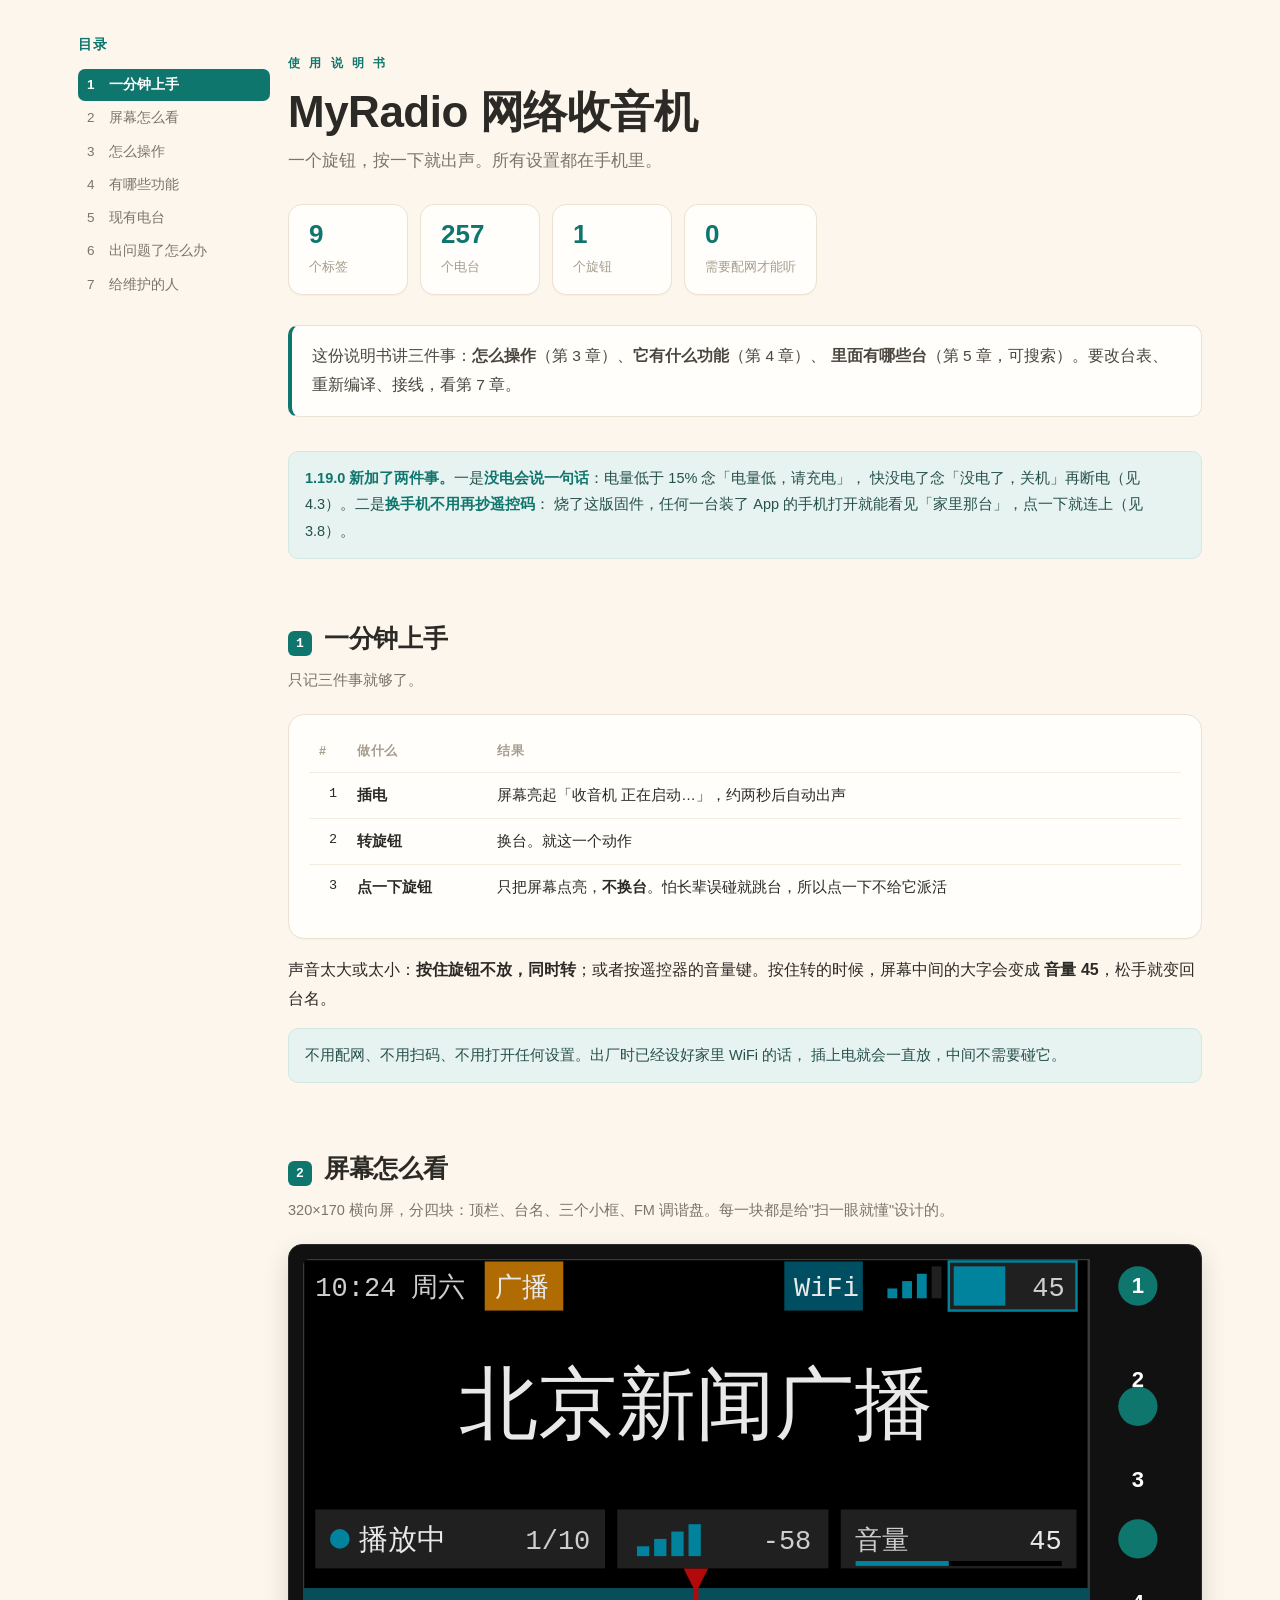
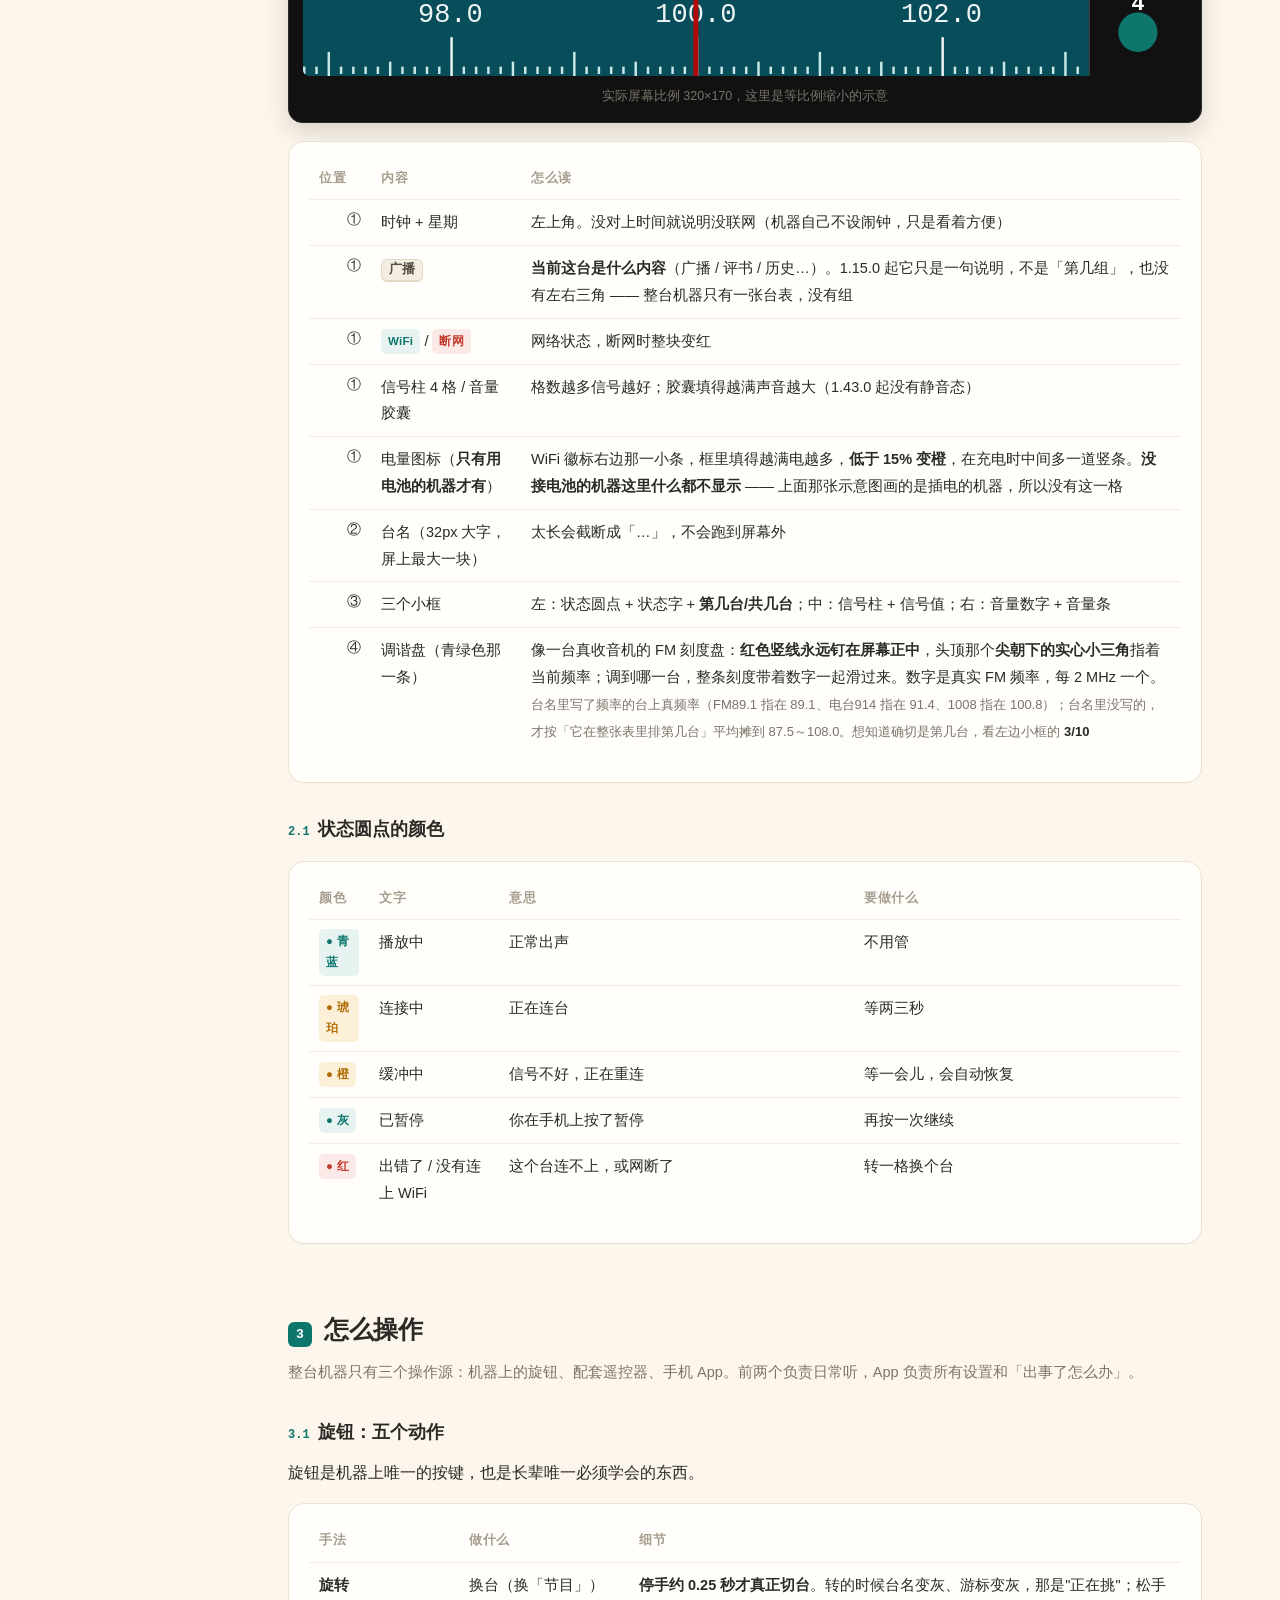
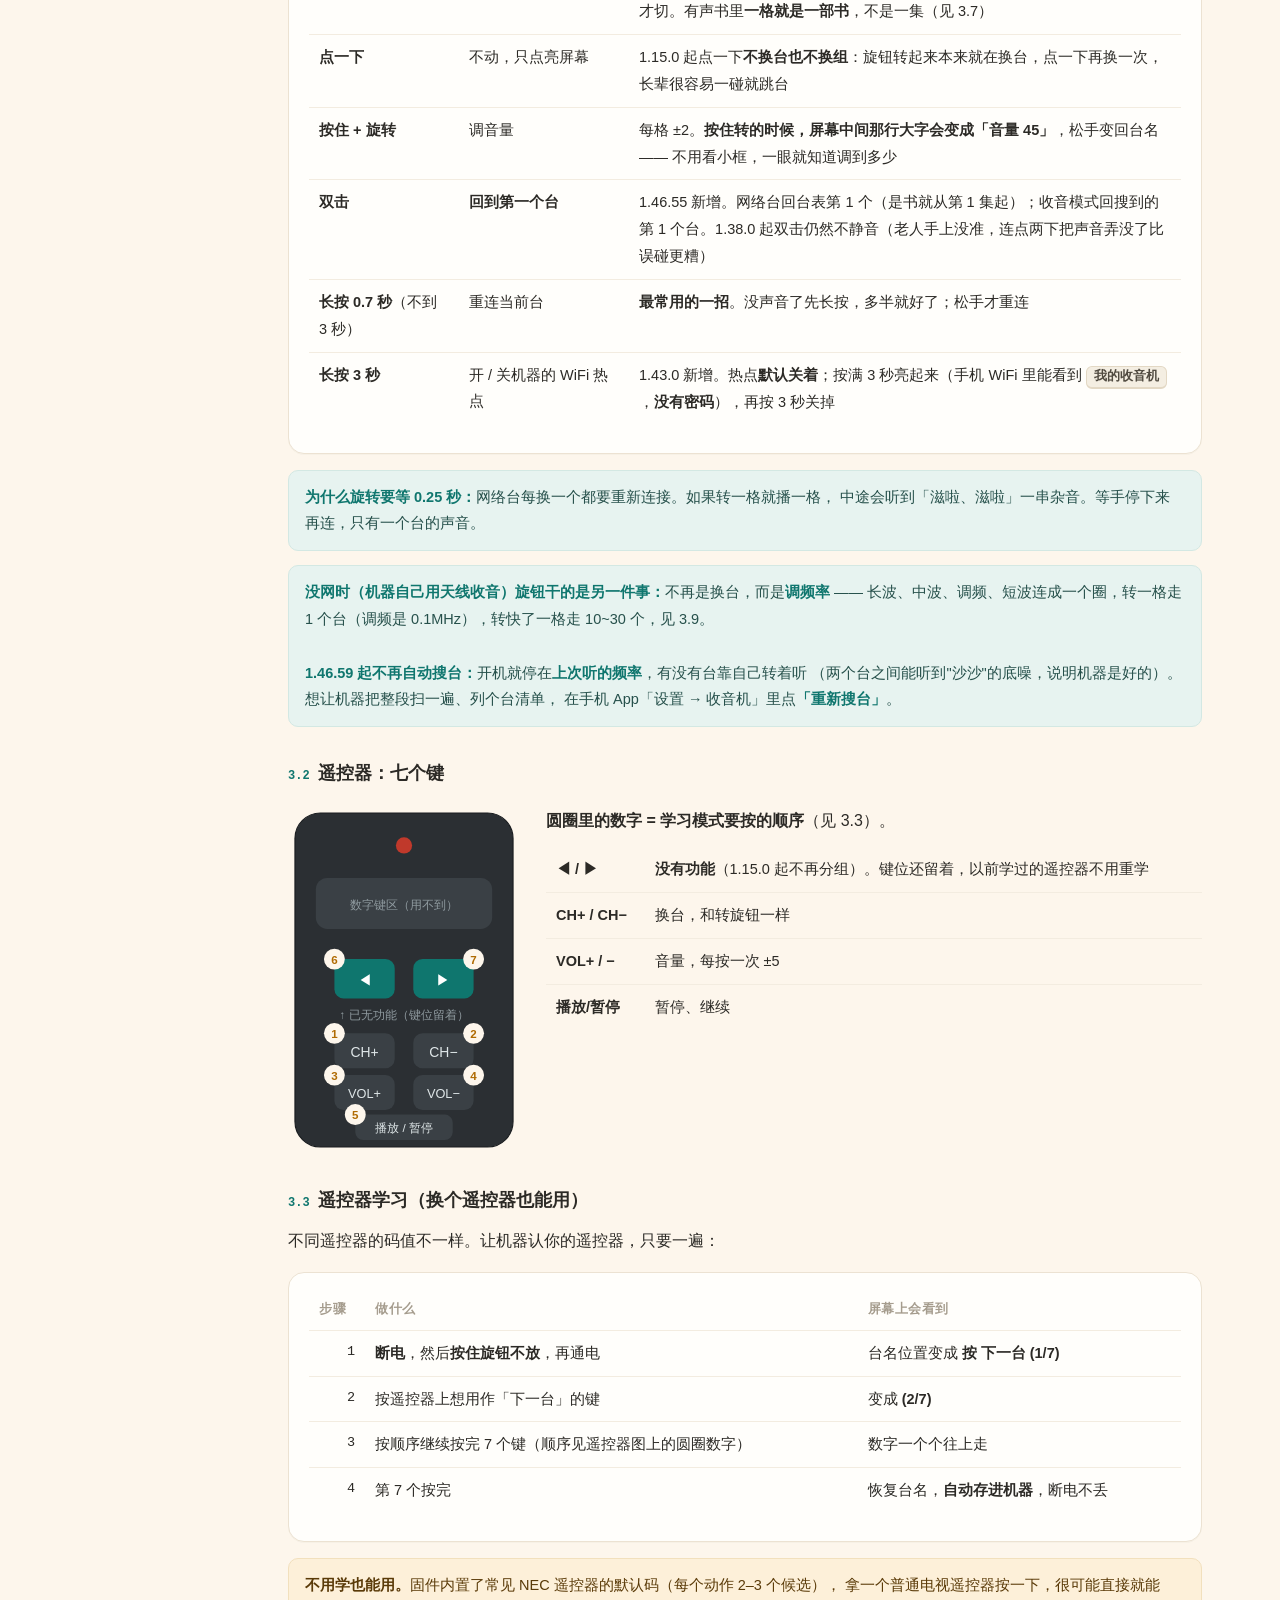
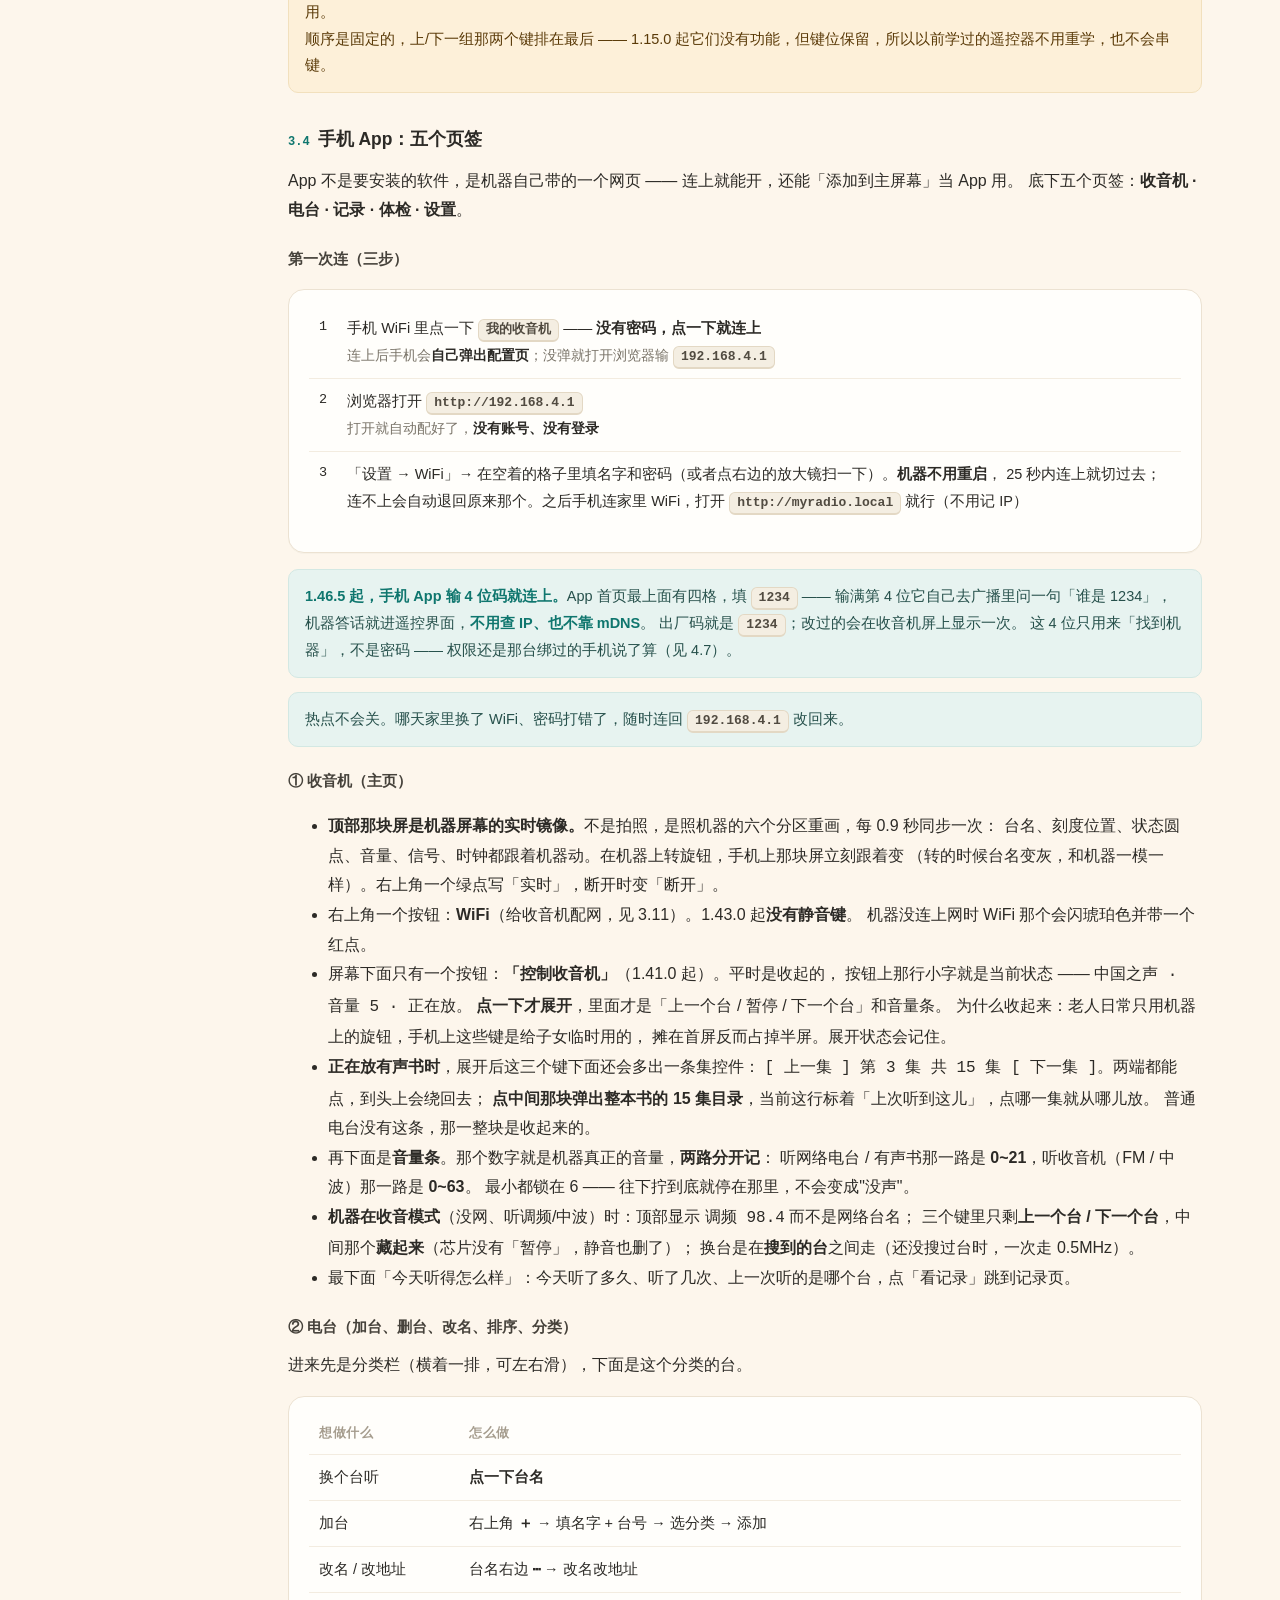
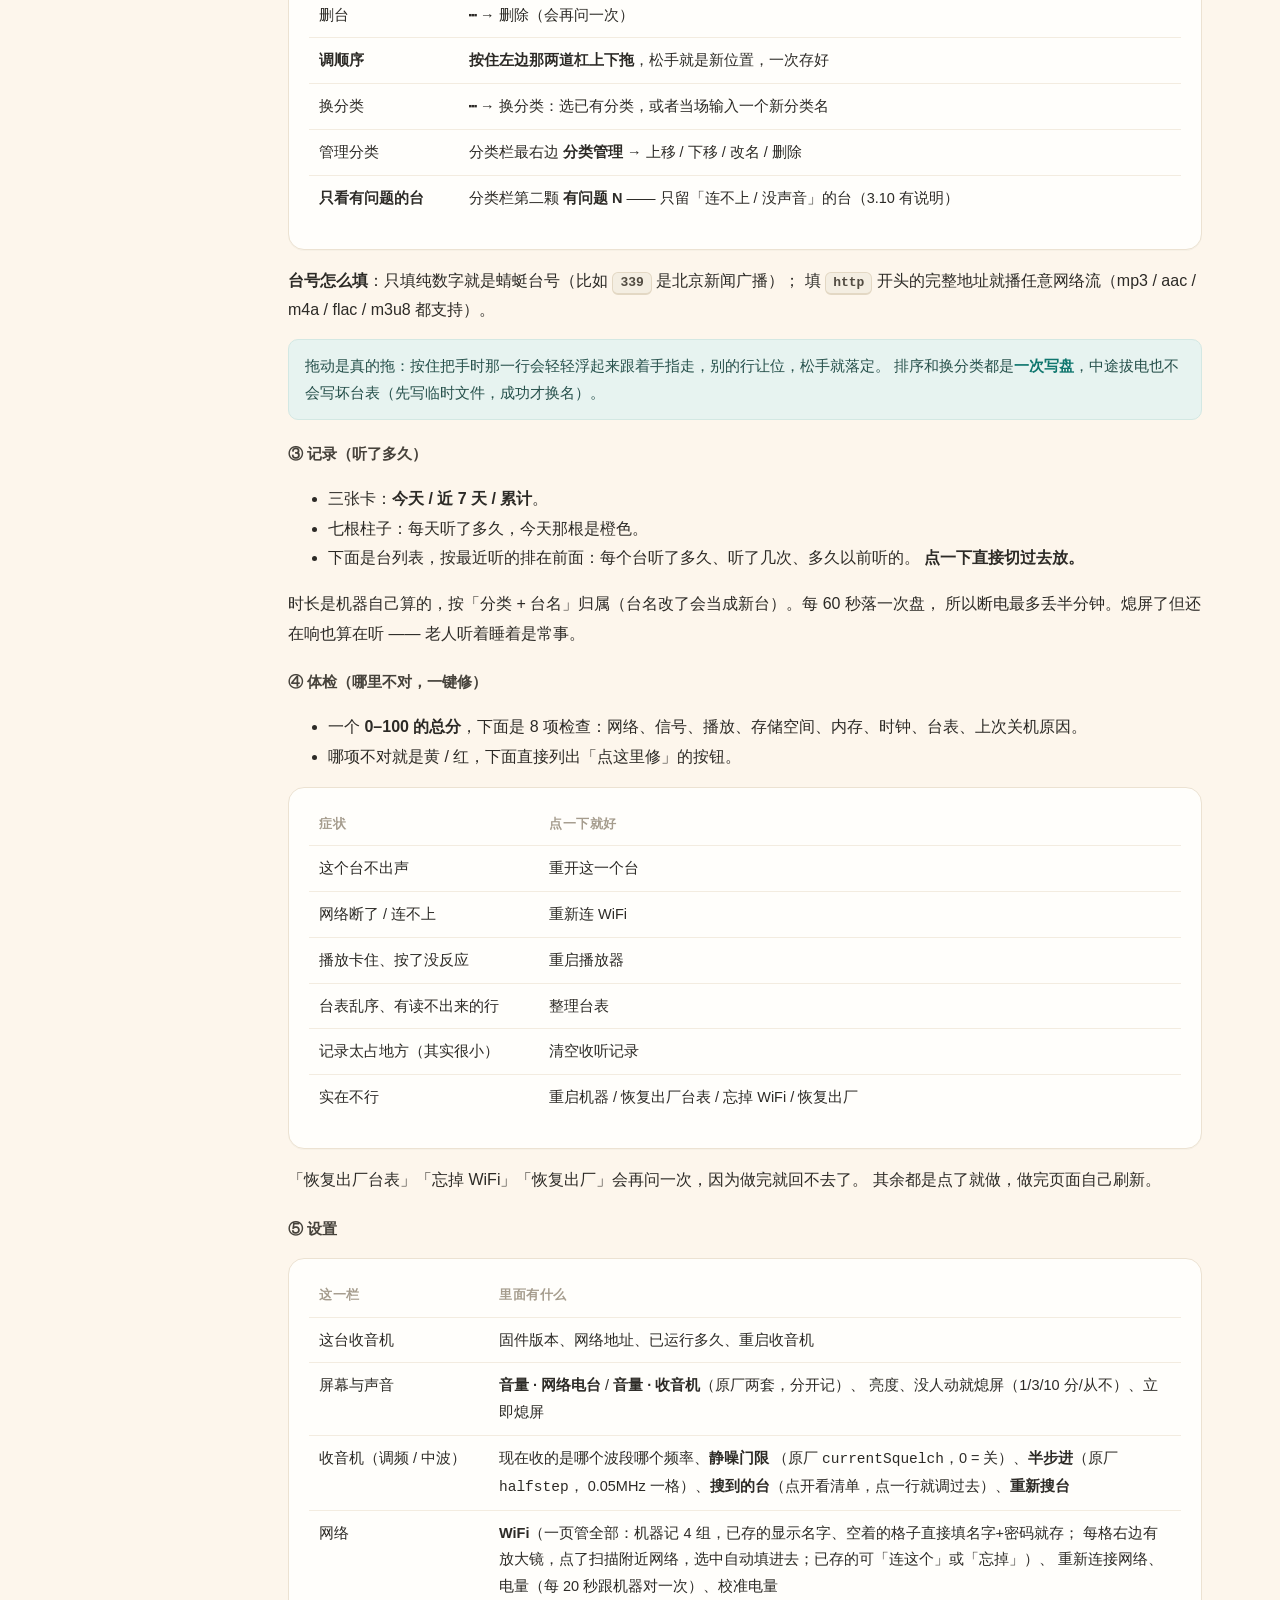
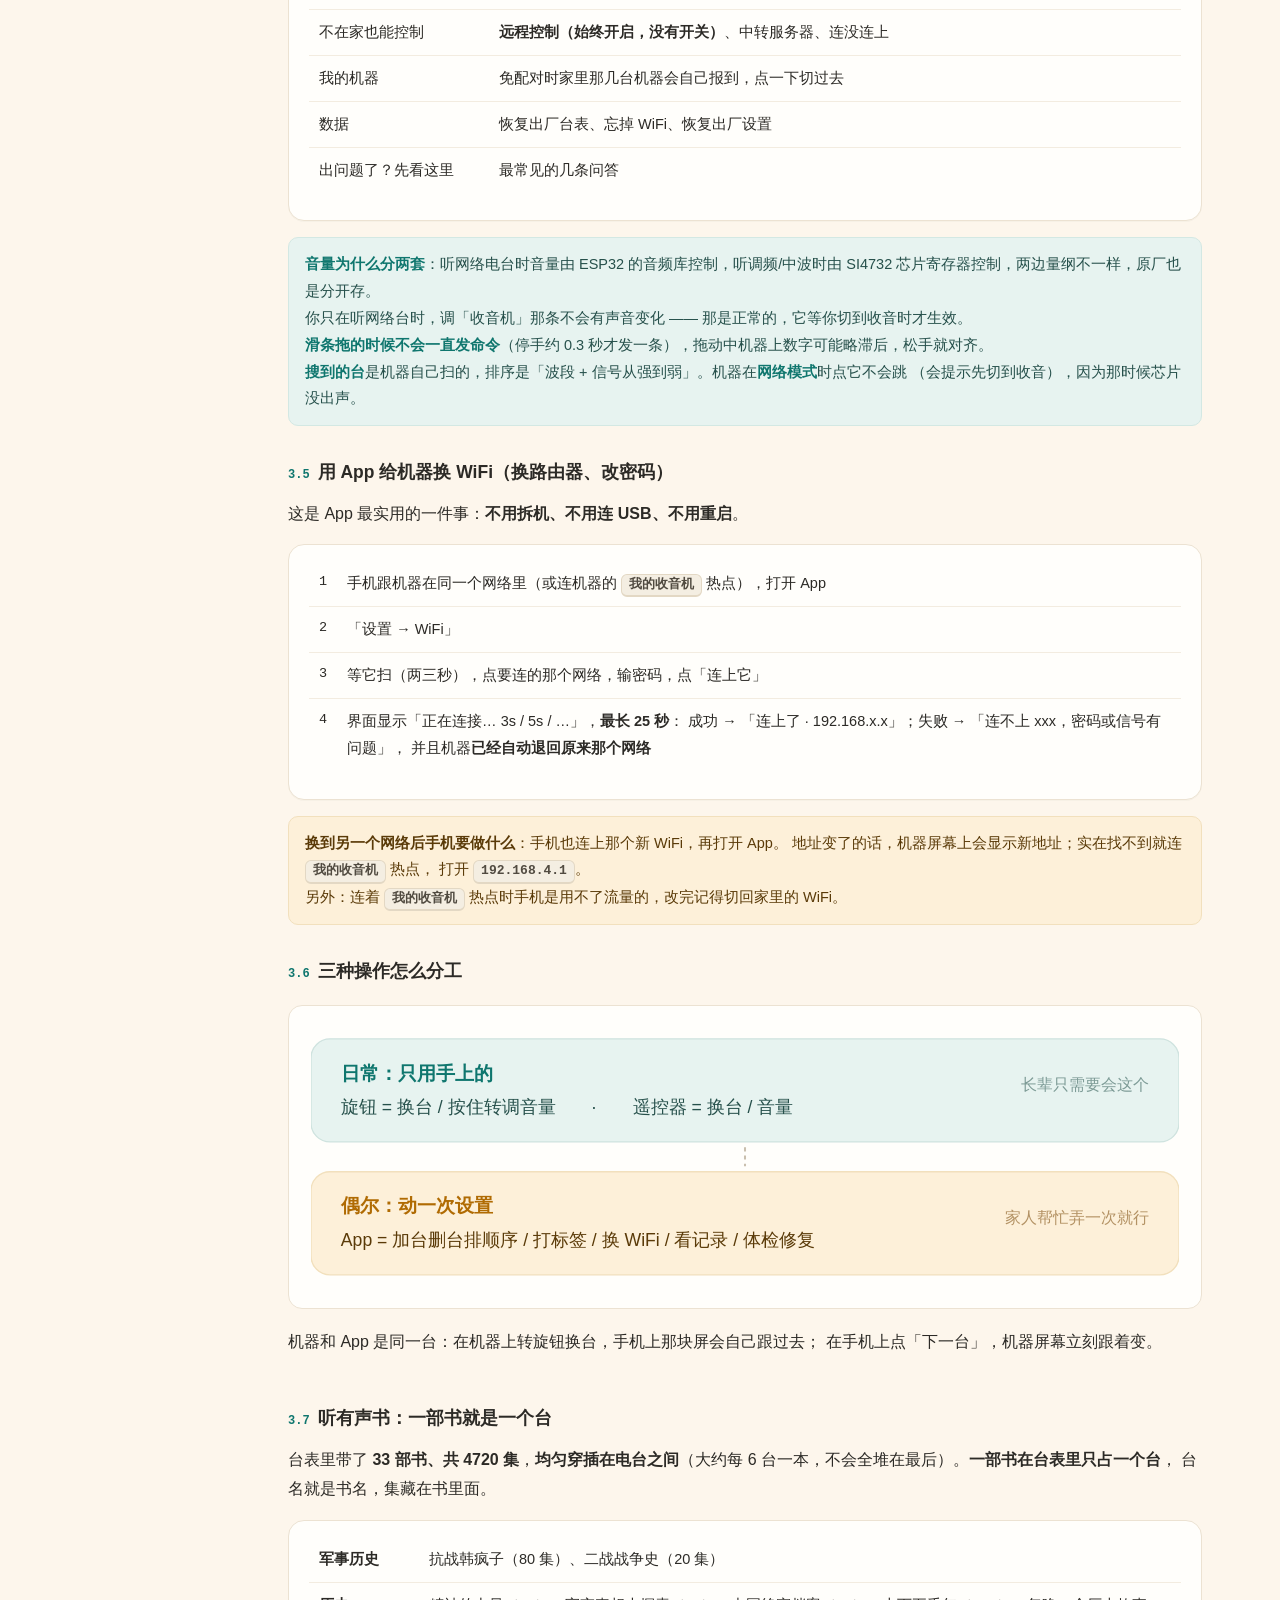
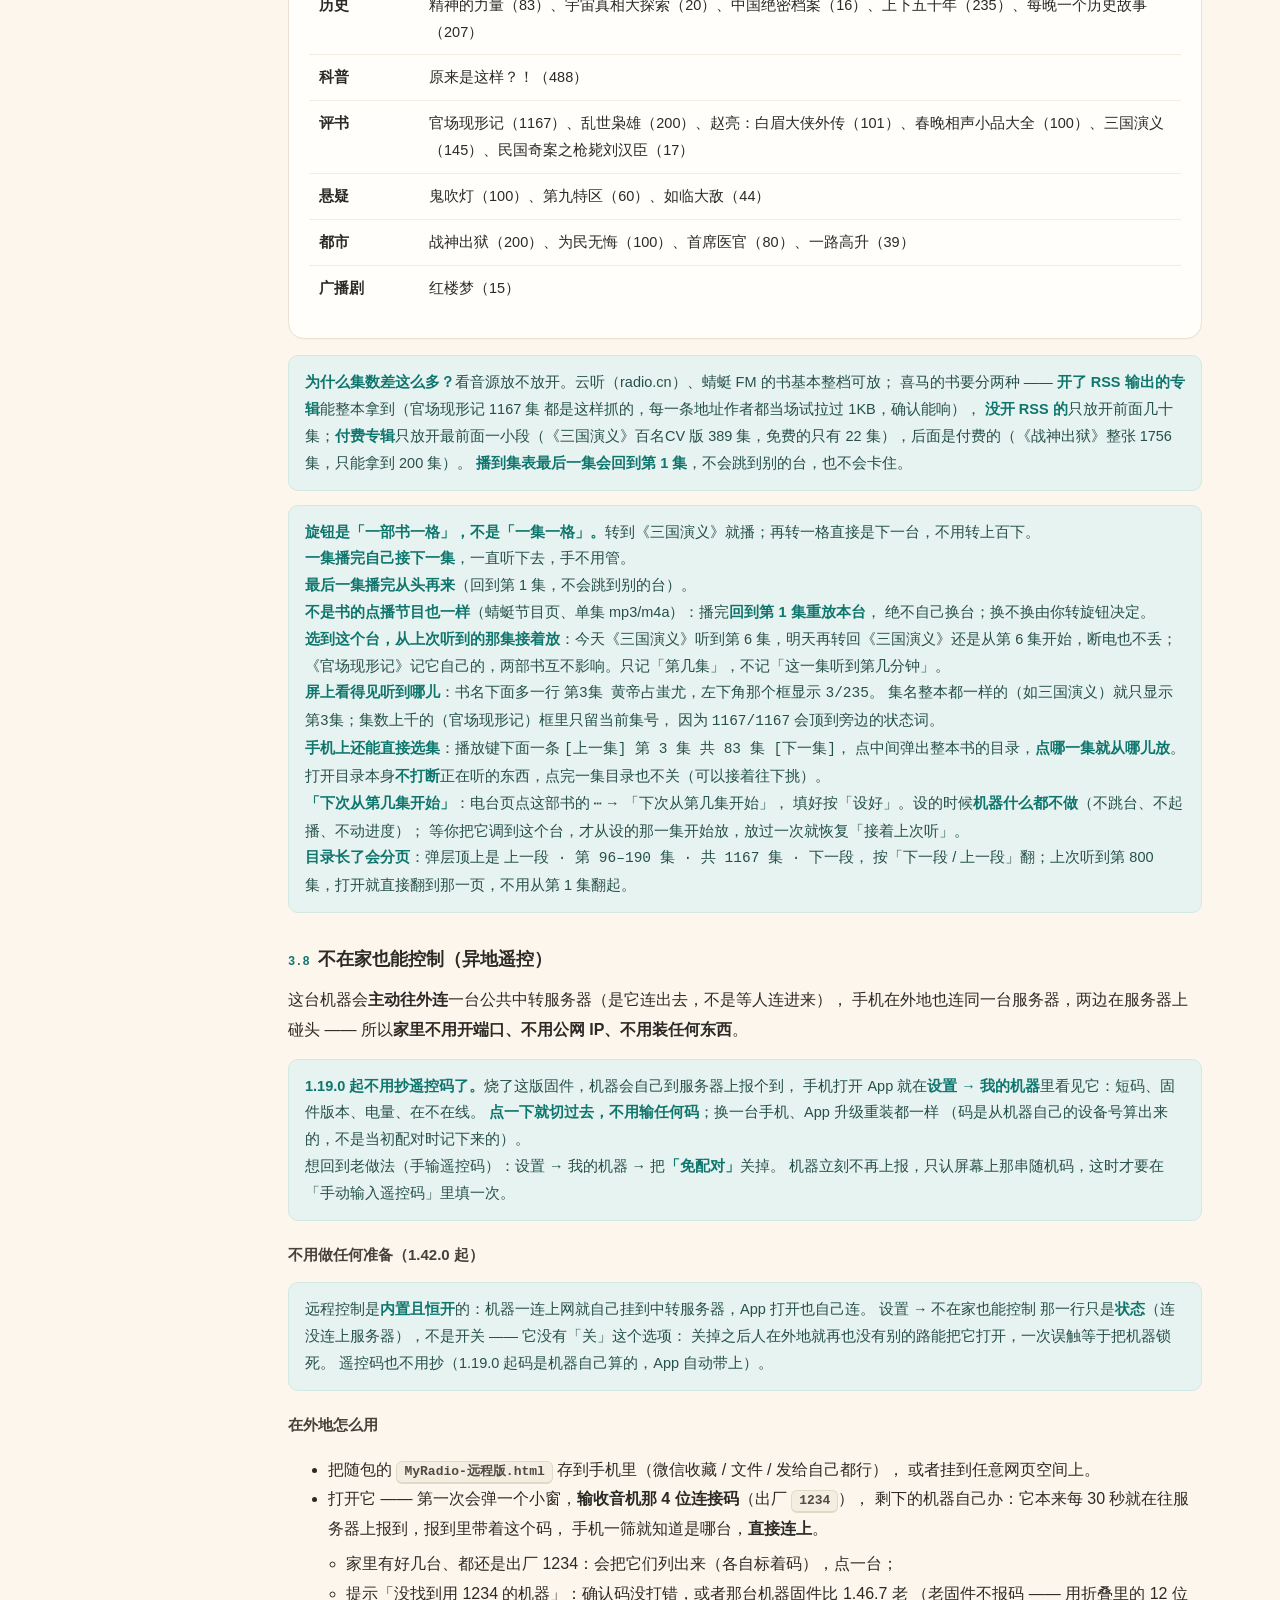
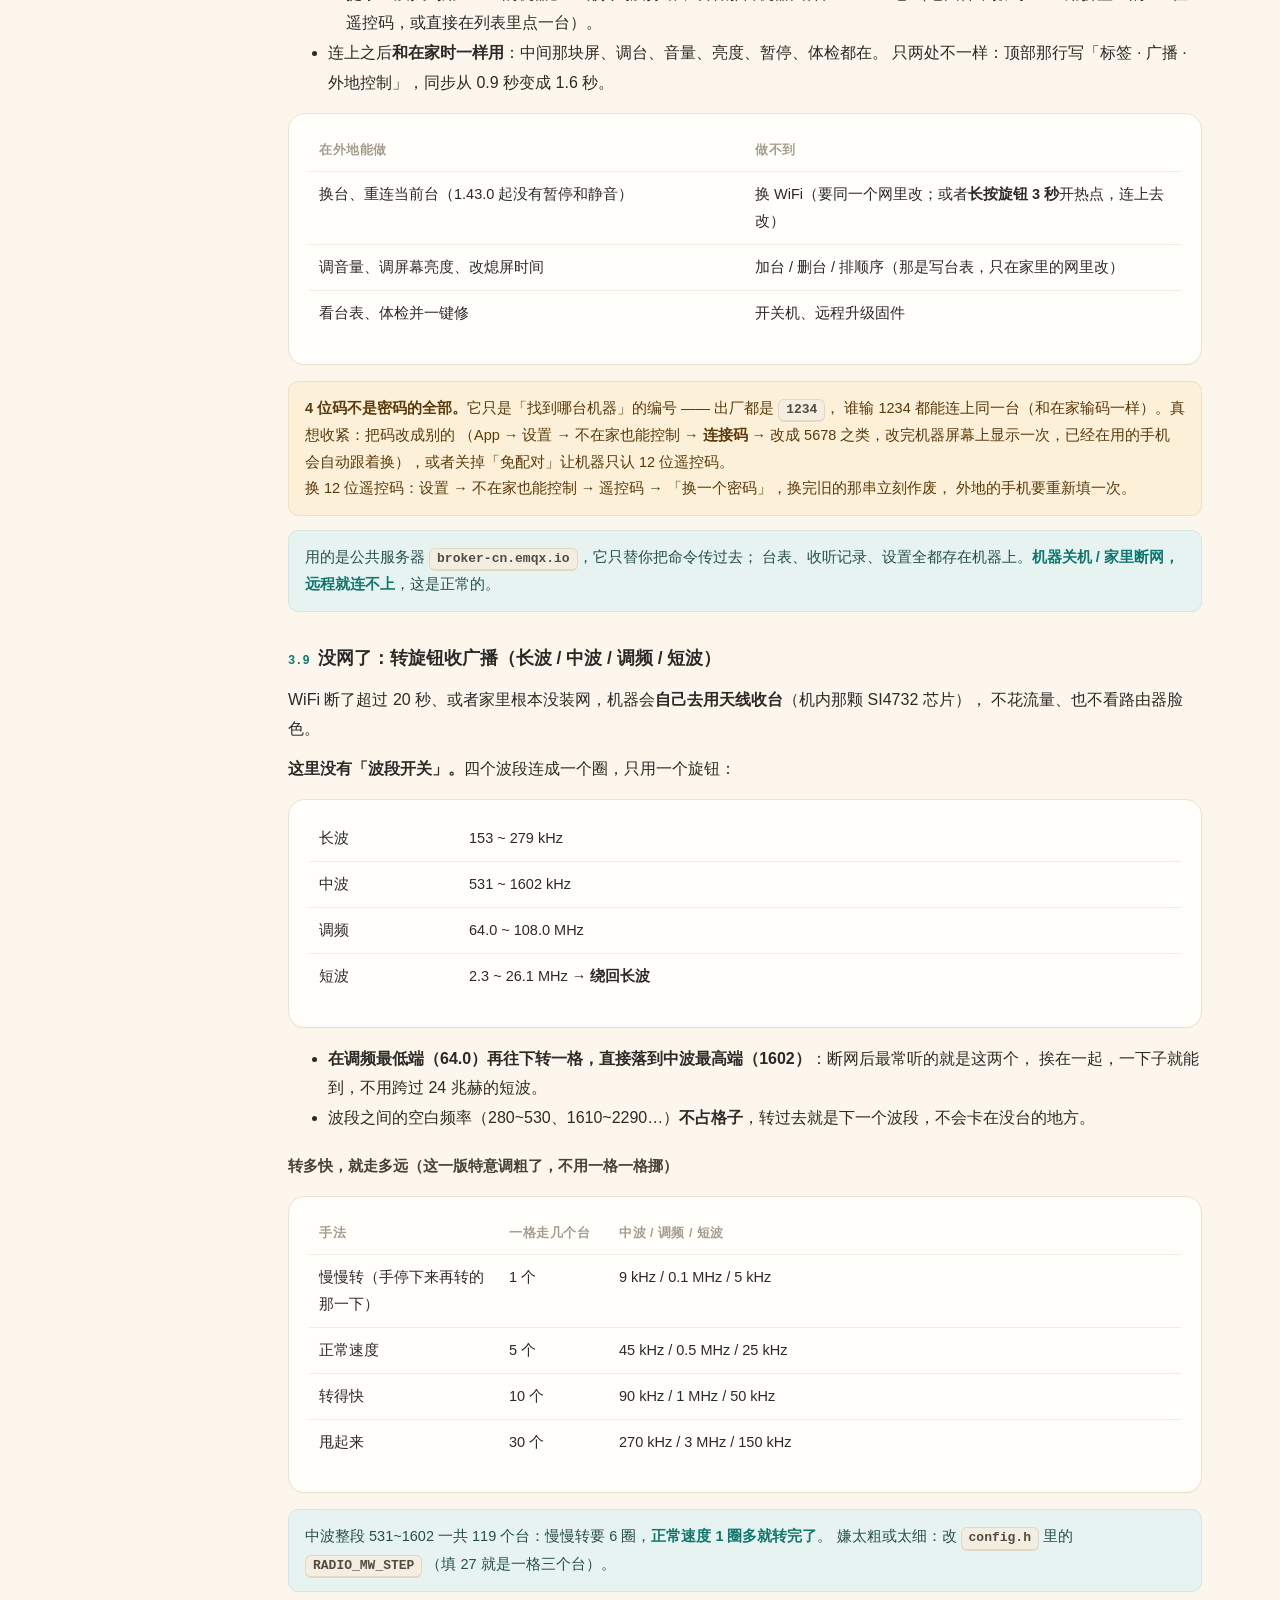
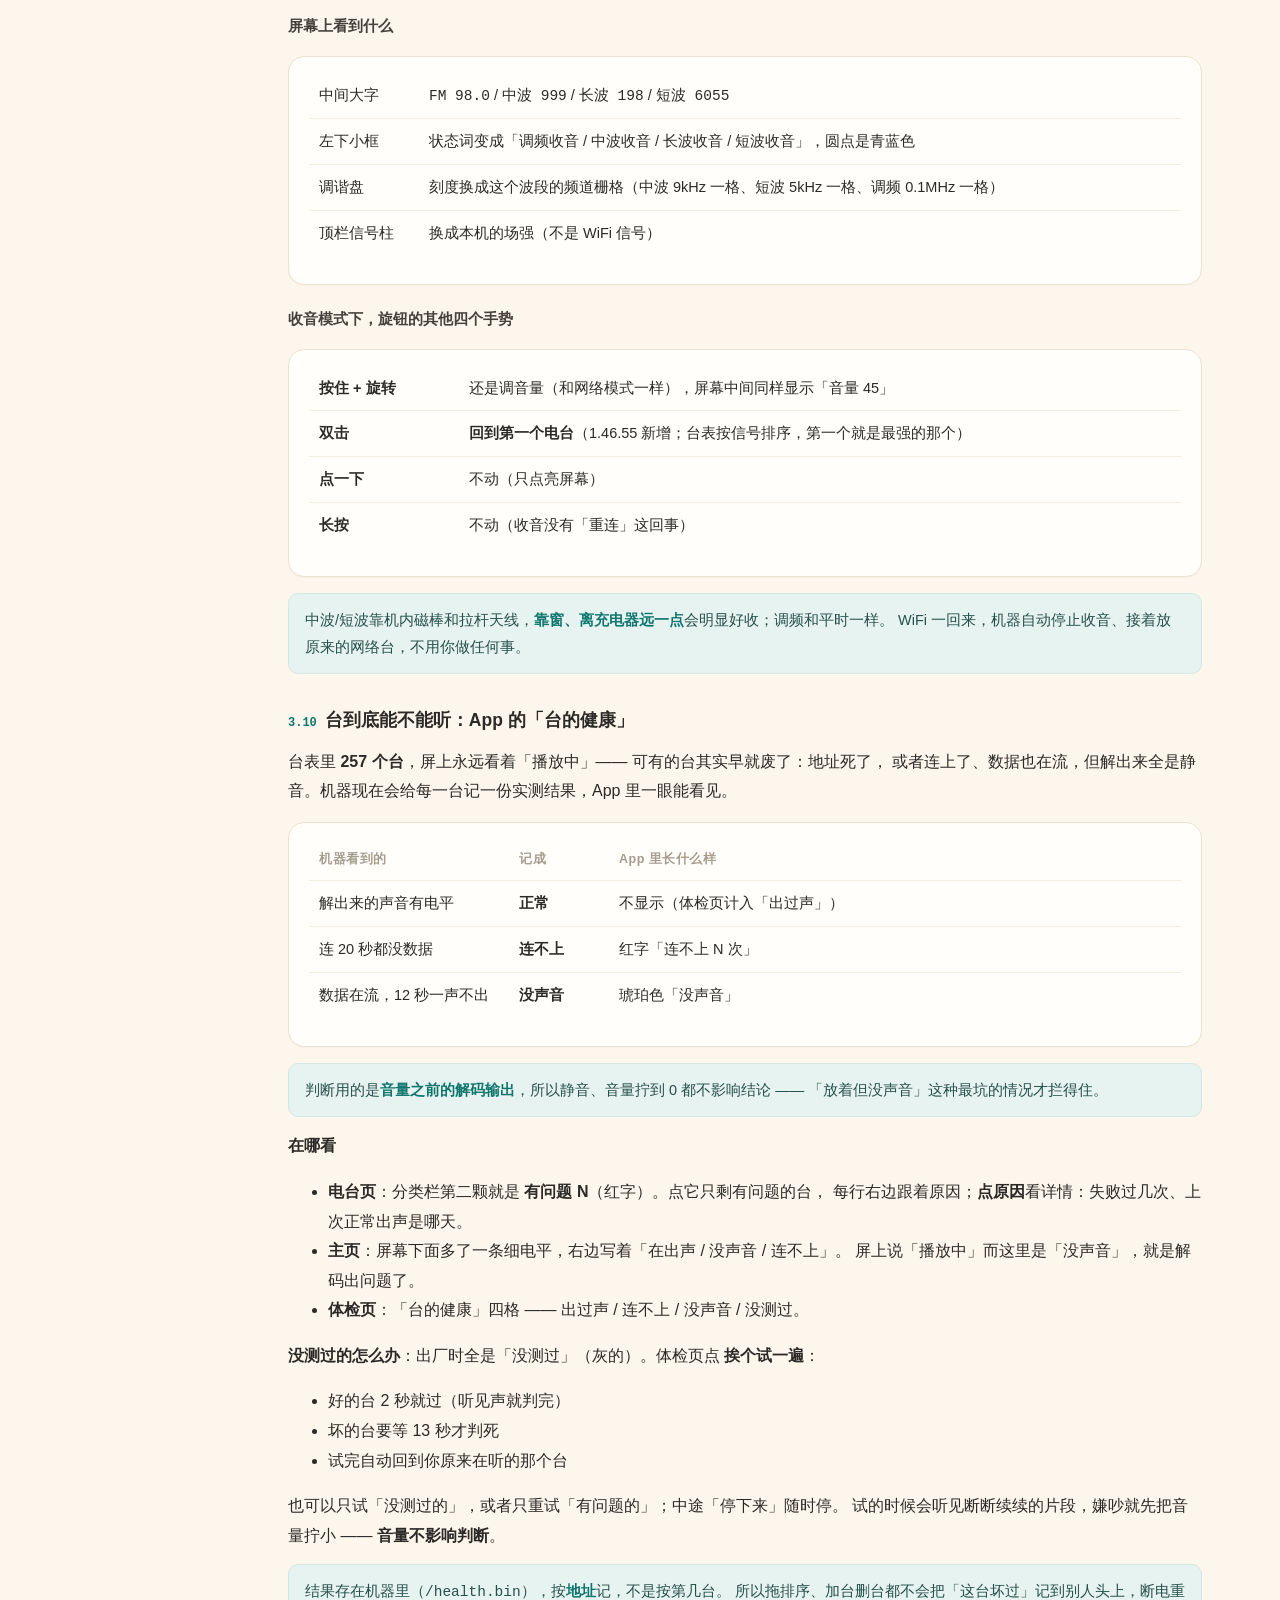
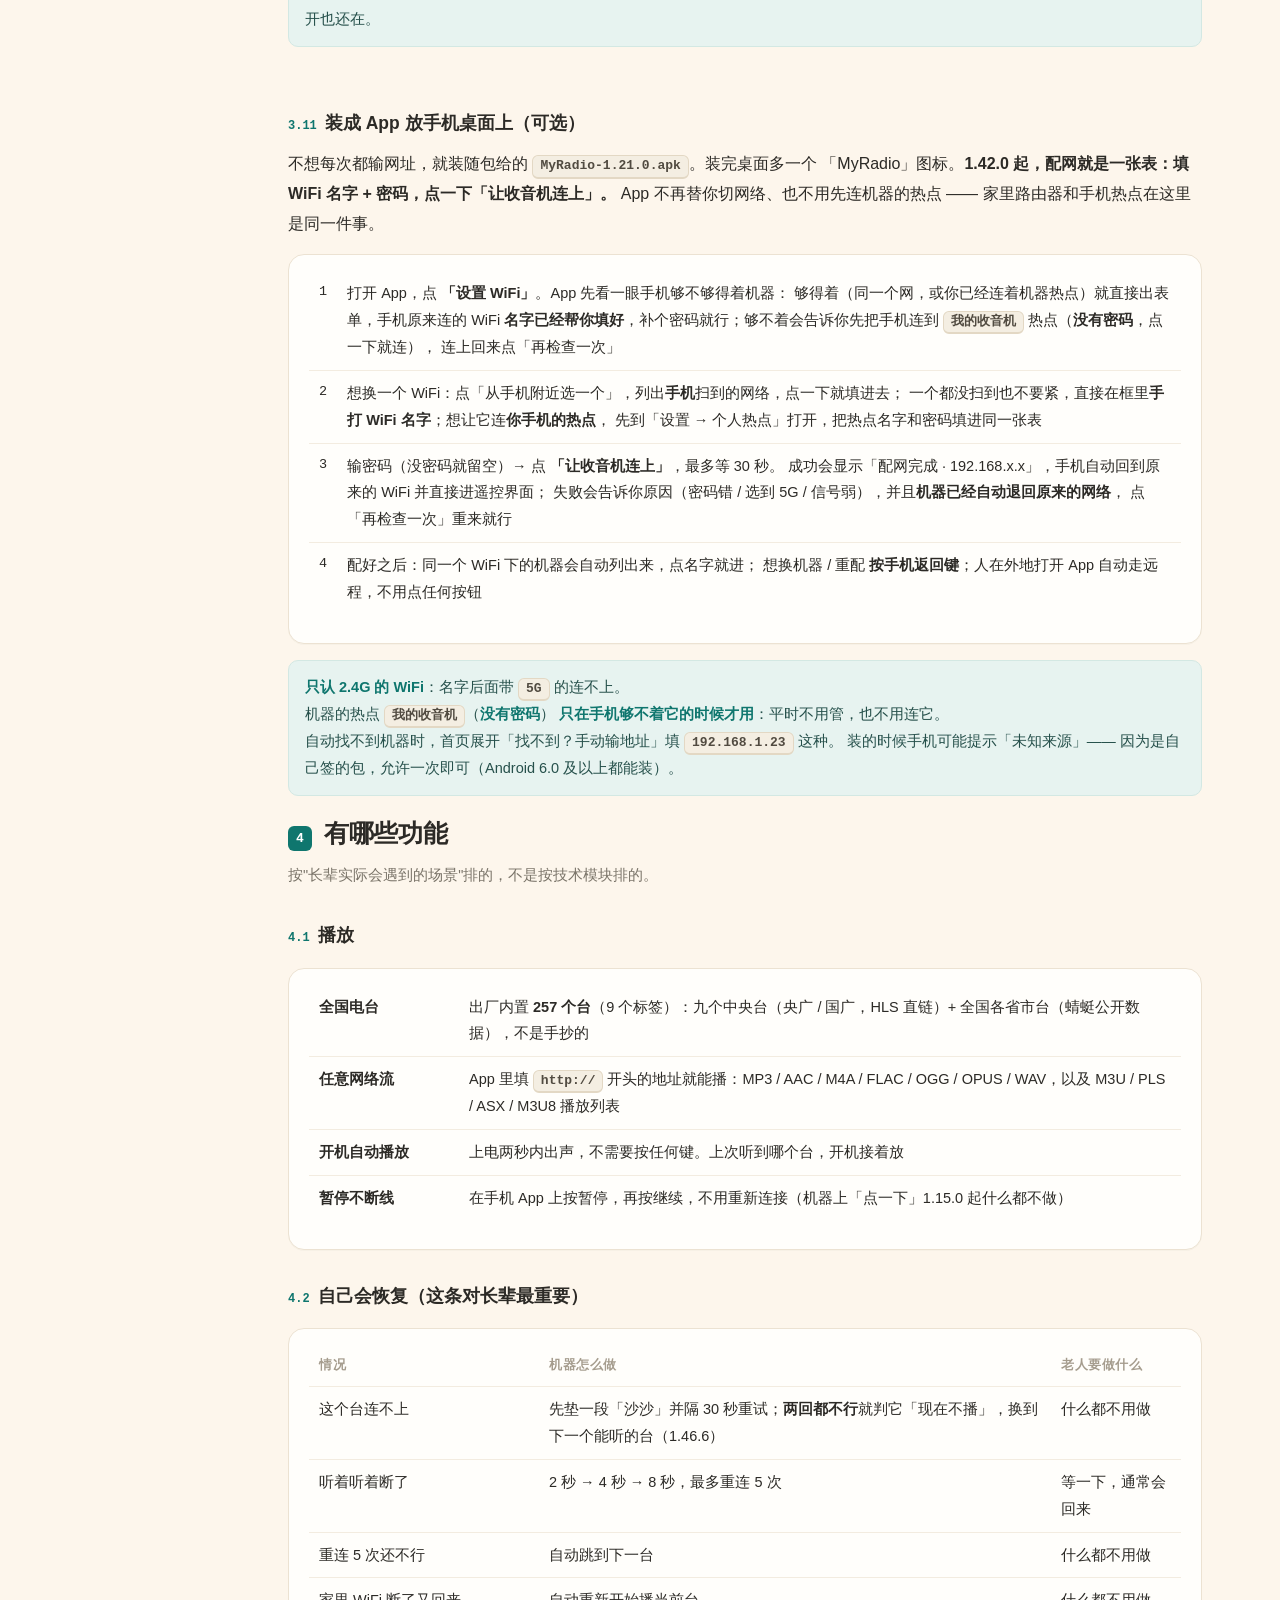
<file: 说明书.html>
<!DOCTYPE html>
<html lang="zh-CN">
<head>
<meta charset="utf-8">
<meta name="viewport" content="width=device-width,initial-scale=1">
<title>MyRadio 网络收音机 · 使用说明书</title>
<style>
:root{
  --bg:#fdf6ec; --card:#fffefb; --line:#ece2d2; --line2:#f3ece0;
  --txt:#2c2a26; --sub:#7a7469; --dim:#a59c8d;
  --acc:#0f766e; --acc2:#14897f; --accbg:#e7f3f0;
  --amber:#b06b03; --amberbg:#fdf0d9;
  --red:#c0392b;
  --mono:ui-monospace,SFMono-Regular,Consolas,"Courier New",monospace;
}
*{box-sizing:border-box}
html{scroll-behavior:smooth}
body{
  margin:0;background:var(--bg);color:var(--txt);
  font:16px/1.85 -apple-system,BlinkMacSystemFont,"Segoe UI","PingFang SC",
       "Hiragino Sans GB","Microsoft YaHei",sans-serif;
  -webkit-font-smoothing:antialiased;
}
a{color:var(--acc);text-decoration:none;border-bottom:1px solid #bcdad5}
a:hover{background:var(--accbg)}

/* ---------- 布局 ---------- */
.wrap{display:flex;align-items:flex-start;max-width:1180px;margin:0 auto;padding:0 28px}
nav{
  position:sticky;top:0;flex:0 0 210px;padding:34px 18px 40px 0;
  max-height:100vh;overflow:auto;font-size:13.5px;line-height:1.5;
}
nav .vt{font-weight:800;letter-spacing:.5px;color:var(--acc);margin-bottom:14px;font-size:14px}
nav a{
  display:block;padding:6px 9px;border-radius:7px;color:var(--sub);
  border:none;margin-bottom:1px;
}
nav a:hover{background:var(--accbg);color:var(--acc)}
nav a.on{background:var(--acc);color:#fff;font-weight:600}
main{flex:1 1 auto;min-width:0;padding-bottom:100px}

/* ---------- 封面 ---------- */
.cover{padding:52px 0 26px}
.cover .kicker{color:var(--acc);font-weight:700;letter-spacing:3px;font-size:12px}
.cover h1{
  font-size:44px;line-height:1.2;margin:12px 0 6px;letter-spacing:-.5px;font-weight:800;
}
.cover .sub{color:var(--sub);font-size:17px;margin-bottom:28px}
.stats{display:flex;gap:12px;flex-wrap:wrap;margin-bottom:30px}
.stat{
  background:var(--card);border:1px solid var(--line);border-radius:14px;
  padding:14px 20px;min-width:120px;box-shadow:0 1px 0 #f6efe3;
}
.stat b{display:block;font-size:26px;color:var(--acc);line-height:1.2;font-variant-numeric:tabular-nums}
.stat span{color:var(--dim);font-size:12.5px}
.lede{
  background:var(--card);border:1px solid var(--line);border-left:4px solid var(--acc);
  border-radius:10px;padding:16px 20px;margin-bottom:34px;font-size:15.5px;color:#4a463f;
}

/* ---------- 章节 ---------- */
section{padding-top:16px;margin-bottom:46px;scroll-margin-top:18px}
h2{
  font-size:25px;margin:0 0 6px;font-weight:800;letter-spacing:-.3px;
  display:flex;align-items:baseline;gap:12px;
}
h2 .no{
  font:800 13px/1 var(--mono);color:#fff;background:var(--acc);
  border-radius:6px;padding:6px 8px;letter-spacing:0;flex:0 0 auto;
}
h2+.lead{color:var(--sub);font-size:14.5px;margin:0 0 20px 0}
h3{font-size:17.5px;margin:30px 0 10px;font-weight:700}
h3 .no{font:700 12px/1 var(--mono);color:var(--acc);margin-right:8px}
h4{font-size:15px;margin:20px 0 8px;font-weight:700;color:#46423b}
p{margin:10px 0}

/* ---------- 卡片 / 表格 ---------- */
.card{
  background:var(--card);border:1px solid var(--line);border-radius:16px;
  padding:4px 20px 16px;margin:16px 0;box-shadow:0 1px 0 #f7f1e6;
}
table{width:100%;border-collapse:collapse;margin:12px 0;font-size:14.5px}
th,td{text-align:left;padding:9px 10px;border-bottom:1px solid var(--line2);vertical-align:top}
th{color:var(--dim);font-weight:600;font-size:12.5px;letter-spacing:.5px;text-transform:none}
tbody tr:last-child td{border-bottom:none}
tbody tr:hover{background:#fdfaf3}
td.num,th.num{text-align:right;font-variant-numeric:tabular-nums;font-family:var(--mono);font-size:13.5px}
td b{color:var(--txt)}
.kbd{
  display:inline-block;font:600 13px/1.4 var(--mono);background:#f4eee2;
  border:1px solid #e3d8c4;border-bottom-width:2px;border-radius:6px;padding:1px 7px;color:#514b41;
}
.tag{
  display:inline-block;font-size:11.5px;font-weight:700;padding:2px 7px;border-radius:5px;
  background:var(--accbg);color:var(--acc);vertical-align:1px;letter-spacing:.3px
}
.tag.am{background:var(--amberbg);color:var(--amber)}
.tag.rd{background:#fbe9e7;color:var(--red)}

/* ---------- 提示块 ---------- */
.note{
  background:var(--accbg);border-radius:10px;padding:13px 16px;margin:14px 0;
  font-size:14.5px;color:#26504b;border:1px solid #d3e8e3;
}
.note b{color:var(--acc)}
.warn{
  background:var(--amberbg);border-radius:10px;padding:13px 16px;margin:14px 0;
  font-size:14.5px;color:#5a3a08;border:1px solid #f2e0bd;
}

/* ---------- 屏幕示意图 ---------- */
.figure{
  background:#111;border-radius:14px;padding:14px;margin:18px 0;
  border:1px solid #2a2a2a;box-shadow:0 10px 26px rgba(0,0,0,.14);
}
.figure svg{display:block;width:100%;height:auto;border-radius:6px}
.figcap{color:var(--sub);font-size:12.5px;margin-top:9px;text-align:center}

/* ---------- 遥控器 ---------- */
.rc{display:flex;gap:26px;flex-wrap:wrap;align-items:flex-start;margin:16px 0}
.rc svg{width:232px;height:auto;flex:0 0 auto}
.rc .rcnote{flex:1 1 300px;min-width:250px}

/* ---------- 代码 ---------- */
pre{
  background:#1f2421;color:#e6e2d8;border-radius:12px;padding:16px 18px;overflow:auto;
  font:13.5px/1.75 var(--mono);margin:14px 0;
}
pre .c{color:#7f938a}
code.inl{
  font:13.5px var(--mono);background:#f4eee2;border-radius:5px;padding:1px 6px;color:#5a4a32;
}

/* ---------- 电台搜索 ---------- */
.stool{
  display:flex;gap:10px;flex-wrap:wrap;align-items:center;margin:16px 0 8px;
  position:sticky;top:0;background:var(--bg);padding:12px 0 10px;z-index:5;
}
#q{
  flex:1 1 240px;min-width:200px;background:var(--card);border:1px solid var(--line);
  border-radius:10px;padding:11px 14px;font:15px inherit;color:var(--txt);outline:none;
}
#q:focus{border-color:var(--acc);box-shadow:0 0 0 3px var(--accbg)}
.count{color:var(--dim);font-size:13px;font-variant-numeric:tabular-nums;white-space:nowrap}
.gchips{display:flex;gap:6px;flex-wrap:wrap;margin:0 0 14px}
.gchips button{
  border:1px solid var(--line);background:var(--card);color:var(--sub);
  border-radius:8px;padding:5px 10px;font:13px/1.4 inherit;cursor:pointer;
}
.gchips button:hover{border-color:#cfe3df;color:var(--acc)}
.gchips button.on{background:var(--acc);border-color:var(--acc);color:#fff;font-weight:600}
.gchips button small{opacity:.7;margin-left:4px;font-size:11px}
.pager button{
  border:1px solid #cfe3df;background:var(--accbg);color:var(--acc);
  font:600 14px/1.4 inherit;padding:10px 22px;border-radius:9px;cursor:pointer;
}
.pager button:hover{background:var(--acc);border-color:var(--acc);color:#fff}
#stTable{width:100%;max-width:900px;font-size:14px;table-layout:fixed}
#stTable td{padding:7px 10px;line-height:1.5}
#stTable .g{color:var(--dim);font-size:12.5px;white-space:nowrap}
#stTable .nn{width:auto;overflow-wrap:anywhere}
#stTable .id{font-family:var(--mono);font-size:12.5px;color:var(--sub);text-align:right;white-space:nowrap}
.empty{padding:34px;text-align:center;color:var(--dim)}

/* ---------- 页脚 ---------- */
footer{
  border-top:1px solid var(--line);margin-top:40px;padding:22px 0 40px;
  color:var(--dim);font-size:13px;display:flex;justify-content:space-between;gap:16px;flex-wrap:wrap;
}

/* ---------- 响应式 ---------- */
@media (max-width:900px){
  .wrap{display:block;padding:0 18px}
  nav{display:none}
  .cover h1{font-size:32px}
  .cover{padding-top:34px}
}
.print-only{display:none}
@media print{
  nav,.stool,.gchips,#q,#stTable,.pager{display:none!important}
  .print-only{display:block;padding:12px 0;color:#444;font-size:10.5pt}
  body{background:#fff;font-size:11pt}
  .wrap{display:block;max-width:none;padding:0}
  .card,.stat{box-shadow:none}
  section{page-break-inside:auto;margin-bottom:22px}
  h2{page-break-after:avoid}
  pre{background:#f4f4f4;color:#222;border:1px solid #ddd}
  .figure{background:#fff;border:1px solid #ccc;box-shadow:none}
  #stTable tr{page-break-inside:avoid}
}
</style>
</head>
<body>
<div class="wrap">
<nav>
  <div class="vt">目录</div>
  <a href="#s1">1　一分钟上手</a>
  <a href="#s2">2　屏幕怎么看</a>
  <a href="#s3">3　怎么操作</a>
  <a href="#s4">4　有哪些功能</a>
  <a href="#s5">5　现有电台</a>
  <a href="#s6">6　出问题了怎么办</a>
  <a href="#s7">7　给维护的人</a>
</nav>

<main>
<div class="cover">
  <div class="kicker">使 用 说 明 书</div>
  <h1>MyRadio 网络收音机</h1>
  <div class="sub">一个旋钮，按一下就出声。所有设置都在手机里。</div>
  <div class="stats">
    <div class="stat"><b>9</b><span>个标签</span></div>
    <div class="stat"><b>257</b><span>个电台</span></div>
    <div class="stat"><b>1</b><span>个旋钮</span></div>
    <div class="stat"><b>0</b><span>需要配网才能听</span></div>
  </div>
  <div class="lede">
    这份说明书讲三件事：<b>怎么操作</b>（第 3 章）、<b>它有什么功能</b>（第 4 章）、
    <b>里面有哪些台</b>（第 5 章，可搜索）。要改台表、重新编译、接线，看第 7 章。
  </div>
  <div class="note">
    <b>1.19.0 新加了两件事。</b>一是<b>没电会说一句话</b>：电量低于 15% 念「电量低，请充电」，
    快没电了念「没电了，关机」再断电（见 4.3）。二是<b>换手机不用再抄遥控码</b>：
    烧了这版固件，任何一台装了 App 的手机打开就能看见「家里那台」，点一下就连上（见 3.8）。
  </div>
</div>

<!-- ============ 1 ============ -->
<section id="s1">
  <h2><span class="no">1</span>一分钟上手</h2>
  <p class="lead">只记三件事就够了。</p>
  <div class="card">
    <table>
      <thead><tr><th style="width:38px">#</th><th>做什么</th><th>结果</th></tr></thead>
      <tbody>
        <tr><td class="num">1</td><td><b>插电</b></td><td>屏幕亮起「收音机 正在启动…」，约两秒后自动出声</td></tr>
        <tr><td class="num">2</td><td><b>转旋钮</b></td><td>换台。就这一个动作</td></tr>
        <tr><td class="num">3</td><td><b>点一下旋钮</b></td><td>只把屏幕点亮，<b>不换台</b>。怕长辈误碰就跳台，所以点一下不给它派活</td></tr>
      </tbody>
    </table>
  </div>
  <p>声音太大或太小：<b>按住旋钮不放，同时转</b>；或者按遥控器的音量键。按住转的时候，屏幕中间的大字会变成 <b>音量 45</b>，松手就变回台名。</p>
  <div class="note">
    不用配网、不用扫码、不用打开任何设置。出厂时已经设好家里 WiFi 的话，
    插上电就会一直放，中间不需要碰它。
  </div>
</section>

<!-- ============ 2 ============ -->
<section id="s2">
  <h2><span class="no">2</span>屏幕怎么看</h2>
  <p class="lead">320×170 横向屏，分四块：顶栏、台名、三个小框、FM 调谐盘。每一块都是给"扫一眼就懂"设计的。</p>

  <div class="figure">
    <svg viewBox="0 0 360 170" xmlns="http://www.w3.org/2000/svg" font-family="ui-monospace,Consolas,monospace">
      <rect width="320" height="170" fill="#000" stroke="#3a3a3a" stroke-width="1"/>
      <!-- 顶栏：时钟 + 星期 + 标签 + WiFi + 信号 + 音量 -->
      <text x="5" y="15" fill="#cfcece" font-size="11">10:24</text>
      <text x="44" y="15" fill="#cfcece" font-size="11">周六</text>
      <rect x="74" y="1" width="32" height="20" fill="#b06b03"/>
      <text x="78" y="15" fill="#e9e9e9" font-size="11">广播</text>
      <rect x="196" y="1" width="32" height="20" fill="#004e61"/>
      <text x="200" y="15" fill="#e9e9e9" font-size="11">WiFi</text>
      <!-- 信号柱 -->
      <rect x="238" y="12" width="4" height="4" fill="#01839d"/>
      <rect x="244" y="9" width="4" height="7" fill="#01839d"/>
      <rect x="250" y="6" width="4" height="10" fill="#01839d"/>
      <rect x="256" y="3" width="4" height="13" fill="#202020"/>
      <!-- 音量胶囊 -->
      <rect x="263" y="1" width="52" height="20" fill="#202020"/>
      <rect x="263" y="1" width="52" height="20" fill="none" stroke="#01839d"/>
      <rect x="265" y="3" width="21" height="16" fill="#01839d"/>
      <text x="297" y="15" fill="#cfcece" font-size="11">45</text>

      <!-- 台名 -->
      <text x="160" y="70" fill="#e9e9e9" font-size="32" text-anchor="middle" font-family="'Microsoft YaHei',sans-serif">北京新闻广播</text>

      <!-- 三个小框：状态/台序 · 信号 · 音量 -->
      <rect x="5" y="102" width="118" height="24" fill="#202020"/>
      <circle cx="15" cy="114" r="4" fill="#01839d"/>
      <text x="23" y="118" fill="#e9e9e9" font-size="12">播放中</text>
      <text x="117" y="118" fill="#cfcece" font-size="11" text-anchor="end">1/10</text>

      <rect x="128" y="102" width="86" height="24" fill="#202020"/>
      <g fill="#01839d">
        <rect x="136" y="117" width="5" height="4"/><rect x="143" y="114" width="5" height="7"/>
        <rect x="150" y="111" width="5" height="10"/><rect x="157" y="108" width="5" height="13"/>
      </g>
      <text x="207" y="118" fill="#cfcece" font-size="11" text-anchor="end">-58</text>

      <rect x="219" y="102" width="96" height="24" fill="#202020"/>
      <text x="225" y="118" fill="#cfcece" font-size="11">音量</text>
      <text x="309" y="118" fill="#e9e9e9" font-size="11" text-anchor="end">45</text>
      <rect x="225" y="123" width="84" height="2" fill="#000"/>
      <rect x="225" y="123" width="38" height="2" fill="#01839d"/>

      <!-- 调谐盘（1.4.6：指针钉在正中、刻度与数字一起滚；数字在下、指针压最上层。示意停在 100.0） -->
      <rect y="134" width="320" height="36" fill="#084d5a"/>
      <g fill="#c8e8e8">
        <rect x="0" y="166" width="1" height="3"/>
        <rect x="5" y="166" width="1" height="3"/>
        <rect x="15" y="166" width="1" height="3"/>
        <rect x="20" y="166" width="1" height="3"/>
        <rect x="25" y="166" width="1" height="3"/>
        <rect x="30" y="166" width="1" height="3"/>
        <rect x="40" y="166" width="1" height="3"/>
        <rect x="45" y="166" width="1" height="3"/>
        <rect x="50" y="166" width="1" height="3"/>
        <rect x="55" y="166" width="1" height="3"/>
        <rect x="65" y="166" width="1" height="3"/>
        <rect x="70" y="166" width="1" height="3"/>
        <rect x="75" y="166" width="1" height="3"/>
        <rect x="80" y="166" width="1" height="3"/>
        <rect x="90" y="166" width="1" height="3"/>
        <rect x="95" y="166" width="1" height="3"/>
        <rect x="100" y="166" width="1" height="3"/>
        <rect x="105" y="166" width="1" height="3"/>
        <rect x="115" y="166" width="1" height="3"/>
        <rect x="120" y="166" width="1" height="3"/>
        <rect x="125" y="166" width="1" height="3"/>
        <rect x="130" y="166" width="1" height="3"/>
        <rect x="140" y="166" width="1" height="3"/>
        <rect x="145" y="166" width="1" height="3"/>
        <rect x="150" y="166" width="1" height="3"/>
        <rect x="155" y="166" width="1" height="3"/>
        <rect x="165" y="166" width="1" height="3"/>
        <rect x="170" y="166" width="1" height="3"/>
        <rect x="175" y="166" width="1" height="3"/>
        <rect x="180" y="166" width="1" height="3"/>
        <rect x="190" y="166" width="1" height="3"/>
        <rect x="195" y="166" width="1" height="3"/>
        <rect x="200" y="166" width="1" height="3"/>
        <rect x="205" y="166" width="1" height="3"/>
        <rect x="215" y="166" width="1" height="3"/>
        <rect x="220" y="166" width="1" height="3"/>
        <rect x="225" y="166" width="1" height="3"/>
        <rect x="230" y="166" width="1" height="3"/>
        <rect x="240" y="166" width="1" height="3"/>
        <rect x="245" y="166" width="1" height="3"/>
        <rect x="250" y="166" width="1" height="3"/>
        <rect x="255" y="166" width="1" height="3"/>
        <rect x="265" y="166" width="1" height="3"/>
        <rect x="270" y="166" width="1" height="3"/>
        <rect x="275" y="166" width="1" height="3"/>
        <rect x="280" y="166" width="1" height="3"/>
        <rect x="290" y="166" width="1" height="3"/>
        <rect x="295" y="166" width="1" height="3"/>
        <rect x="300" y="166" width="1" height="3"/>
        <rect x="305" y="166" width="1" height="3"/>
        <rect x="315" y="166" width="1" height="3"/>
      </g>
      <g fill="#c8e8e8">
        <rect x="35" y="164" width="1" height="6"/>
        <rect x="85" y="164" width="1" height="6"/>
        <rect x="135" y="164" width="1" height="6"/>
        <rect x="185" y="164" width="1" height="6"/>
        <rect x="235" y="164" width="1" height="6"/>
        <rect x="285" y="164" width="1" height="6"/>
      </g>
      <g fill="#c8e8e8">
        <rect x="10" y="160" width="1" height="10"/>
        <rect x="110" y="160" width="1" height="10"/>
        <rect x="210" y="160" width="1" height="10"/>
        <rect x="310" y="160" width="1" height="10"/>
      </g>
      <g fill="#eef4f4">
        <rect x="60" y="154" width="1" height="16"/>
        <rect x="160" y="154" width="1" height="16"/>
        <rect x="260" y="154" width="1" height="16"/>
      </g>
      <g fill="#eef4f4" font-size="11">
        <text x="60" y="148" text-anchor="middle">98.0</text>
        <text x="160" y="148" text-anchor="middle">100.0</text>
        <text x="260" y="148" text-anchor="middle">102.0</text>
      </g>
      <!-- 指针最后画：2px 红竖线（只走蓝条）+ 尖朝下的实心倒三角（126..136，尖扎进蓝条 2px 免得露缝） -->
      <rect x="159" y="134" width="2" height="36" fill="#b20a0a"/>
      <polygon points="160,136 155,126 165,126" fill="#b20a0a"/>
      <!-- 标注：放在屏幕右侧留白里，不压内容 -->
      <g font-family="'Microsoft YaHei',sans-serif" font-size="9" font-weight="700">
        <circle cx="340" cy="11" r="8" fill="#0f766e"/><text x="340" y="14" fill="#fff" text-anchor="middle" font-size="9">1</text>
        <circle cx="340" cy="60" r="8" fill="#0f766e"/><text x="340" y="52" fill="#fff" text-anchor="middle" font-size="9">2</text>
        <circle cx="340" cy="114" r="8" fill="#0f766e"/><text x="340" y="93" fill="#fff" text-anchor="middle" font-size="9">3</text>
        <circle cx="340" cy="152" r="8" fill="#0f766e"/><text x="340" y="143" fill="#fff" text-anchor="middle" font-size="9">4</text>
      </g>
    </svg>
    <div class="figcap">实际屏幕比例 320×170，这里是等比例缩小的示意</div>
  </div>

  <div class="card">
    <table>
      <thead><tr><th style="width:62px;white-space:nowrap">位置</th><th style="width:150px">内容</th><th>怎么读</th></tr></thead>
      <tbody>
        <tr><td class="num">①</td><td>时钟 + 星期</td><td>左上角。没对上时间就说明没联网（机器自己不设闹钟，只是看着方便）</td></tr>
        <tr><td class="num">①</td><td><span class="kbd">广播</span></td><td><b>当前这台是什么内容</b>（广播 / 评书 / 历史…）。1.15.0 起它只是一句说明，不是「第几组」，也没有左右三角 —— 整台机器只有一张台表，没有组</td></tr>
        <tr><td class="num">①</td><td><span class="tag">WiFi</span> / <span class="tag rd">断网</span></td><td>网络状态，断网时整块变红</td></tr>
        <tr><td class="num">①</td><td>信号柱 4 格 / 音量胶囊</td><td>格数越多信号越好；胶囊填得越满声音越大（1.43.0 起没有静音态）</td></tr>
<tr><td class="num">①</td><td>电量图标（<b>只有用电池的机器才有</b>）</td><td>WiFi 徽标右边那一小条，框里填得越满电越多，<b>低于 15% 变橙</b>，在充电时中间多一道竖条。<b>没接电池的机器这里什么都不显示</b> —— 上面那张示意图画的是插电的机器，所以没有这一格</td></tr>
        <tr><td class="num">②</td><td>台名（32px 大字，屏上最大一块）</td><td>太长会截断成「…」，不会跑到屏幕外</td></tr>
        <tr><td class="num">③</td><td>三个小框</td><td>左：状态圆点 + 状态字 + <b>第几台/共几台</b>；中：信号柱 + 信号值；右：音量数字 + 音量条</td></tr>
        <tr><td class="num">④</td><td>调谐盘（青绿色那一条）</td><td>像一台真收音机的 FM 刻度盘：<b>红色竖线永远钉在屏幕正中</b>，头顶那个<b>尖朝下的实心小三角</b>指着当前频率；调到哪一台，整条刻度带着数字一起滑过来。数字是真实 FM 频率，每 2 MHz 一个。<br>
          <span style="color:var(--sub);font-size:13px">台名里写了频率的台上真频率（FM89.1 指在 89.1、电台914 指在 91.4、1008 指在 100.8）；台名里没写的，才按「它在整张表里排第几台」平均摊到 87.5～108.0。想知道确切是第几台，看左边小框的 <b>3/10</b></span></td></tr>
      </tbody>
    </table>
  </div>

  <h3><span class="no">2.1</span>状态圆点的颜色</h3>
  <div class="card">
    <table>
      <thead><tr><th style="width:60px">颜色</th><th style="width:130px">文字</th><th>意思</th><th>要做什么</th></tr></thead>
      <tbody>
        <tr><td><span class="tag">● 青蓝</span></td><td>播放中</td><td>正常出声</td><td>不用管</td></tr>
        <tr><td><span class="tag am">● 琥珀</span></td><td>连接中</td><td>正在连台</td><td>等两三秒</td></tr>
        <tr><td><span class="tag am">● 橙</span></td><td>缓冲中</td><td>信号不好，正在重连</td><td>等一会儿，会自动恢复</td></tr>
        <tr><td><span class="tag">● 灰</span></td><td>已暂停</td><td>你在手机上按了暂停</td><td>再按一次继续</td></tr>
        <tr><td><span class="tag rd">● 红</span></td><td>出错了 / 没有连上 WiFi</td><td>这个台连不上，或网断了</td><td>转一格换个台</td></tr>
      </tbody>
    </table>
  </div>
</section>

<!-- ============ 3 ============ -->
<section id="s3">
  <h2><span class="no">3</span>怎么操作</h2>
  <p class="lead">整台机器只有三个操作源：机器上的旋钮、配套遥控器、手机 App。前两个负责日常听，App 负责所有设置和「出事了怎么办」。</p>

  <h3><span class="no">3.1</span>旋钮：五个动作</h3>
  <p>旋钮是机器上唯一的按键，也是长辈唯一必须学会的东西。</p>
  <div class="card">
    <table>
      <thead><tr><th style="width:150px">手法</th><th style="width:170px">做什么</th><th>细节</th></tr></thead>
      <tbody>
        <tr><td><b>旋转</b></td><td>换台（换「节目」）</td><td><b>停手约 0.25 秒才真正切台</b>。转的时候台名变灰、游标变灰，那是"正在挑"；松手才切。有声书里<b>一格就是一部书</b>，不是一集（见 3.7）</td></tr>
        <tr><td><b>点一下</b></td><td>不动，只点亮屏幕</td><td>1.15.0 起点一下<b>不换台也不换组</b>：旋钮转起来本来就在换台，点一下再换一次，长辈很容易一碰就跳台</td></tr>
        <tr><td><b>按住 + 旋转</b></td><td>调音量</td><td>每格 ±2。<b>按住转的时候，屏幕中间那行大字会变成「音量 45」</b>，松手变回台名 —— 不用看小框，一眼就知道调到多少</td></tr>
        <tr><td><b>双击</b></td><td><b>回到第一个台</b></td><td>1.46.55 新增。网络台回台表第 1 个（是书就从第 1 集起）；收音模式回搜到的第 1 个台。1.38.0 起双击仍然不静音（老人手上没准，连点两下把声音弄没了比误碰更糟）</td></tr>
        <tr><td><b>长按 0.7 秒</b>（不到 3 秒）</td><td>重连当前台</td><td><b>最常用的一招</b>。没声音了先长按，多半就好了；松手才重连</td></tr>
    <tr><td><b>长按 3 秒</b></td><td>开 / 关机器的 WiFi 热点</td><td>1.43.0 新增。热点<b>默认关着</b>；按满 3 秒亮起来（手机 WiFi 里能看到 <span class="kbd">我的收音机</span>，<b>没有密码</b>），再按 3 秒关掉</td></tr>
      </tbody>
    </table>
  </div>
  <div class="note">
    <b>为什么旋转要等 0.25 秒：</b>网络台每换一个都要重新连接。如果转一格就播一格，
    中途会听到「滋啦、滋啦」一串杂音。等手停下来再连，只有一个台的声音。
  </div>

  <div class="note">
    <b>没网时（机器自己用天线收音）旋钮干的是另一件事：</b>不再是换台，而是<b>调频率</b> ——
    长波、中波、调频、短波连成一个圈，转一格走 1 个台（调频是 0.1MHz），转快了一格走 10~30 个，见 3.9。
    <br><br><b>1.46.59 起不再自动搜台：</b>开机就停在<b>上次听的频率</b>，有没有台靠自己转着听
    （两个台之间能听到"沙沙"的底噪，说明机器是好的）。想让机器把整段扫一遍、列个台清单，
    在手机 App「设置 → 收音机」里点<b>「重新搜台」</b>。
  </div>

  <h3><span class="no">3.2</span>遥控器：七个键</h3>
  <div class="rc">
    <svg viewBox="0 0 200 300" xmlns="http://www.w3.org/2000/svg" font-family="'Microsoft YaHei',sans-serif">
      <rect x="6" y="6" width="188" height="288" rx="22" fill="#2b2f33" stroke="#1a1d20"/>
      <circle cx="100" cy="34" r="7" fill="#c0392b"/>
      <rect x="24" y="62" width="152" height="44" rx="10" fill="#3a4045"/>
      <text x="100" y="89" fill="#8f9a9f" font-size="10" text-anchor="middle">数字键区（用不到）</text>

      <!-- 学习顺序编号 + 按键 -->
      <g>
        <rect x="40" y="132" width="52" height="34" rx="8" fill="#0f766e"/>
        <text x="66" y="154" fill="#fff" font-size="12" text-anchor="middle">◀</text>
        <circle cx="40" cy="132" r="9" fill="#fdf6ec"/><text x="40" y="136" fill="#b06b03" font-size="10" text-anchor="middle" font-weight="700">6</text>
      </g>
      <g>
        <rect x="108" y="132" width="52" height="34" rx="8" fill="#0f766e"/>
        <text x="134" y="154" fill="#fff" font-size="12" text-anchor="middle">▶</text>
        <circle cx="160" cy="132" r="9" fill="#fdf6ec"/><text x="160" y="136" fill="#b06b03" font-size="10" text-anchor="middle" font-weight="700">7</text>
      </g>
      <text x="100" y="184" fill="#8f9a9f" font-size="10" text-anchor="middle">↑ 已无功能（键位留着）</text>

      <g>
        <rect x="40" y="196" width="52" height="30" rx="8" fill="#3a4045"/>
        <text x="66" y="216" fill="#dfe6e8" font-size="12" text-anchor="middle">CH+</text>
        <circle cx="40" cy="196" r="9" fill="#fdf6ec"/><text x="40" y="200" fill="#b06b03" font-size="10" text-anchor="middle" font-weight="700">1</text>
      </g>
      <g>
        <rect x="108" y="196" width="52" height="30" rx="8" fill="#3a4045"/>
        <text x="134" y="216" fill="#dfe6e8" font-size="12" text-anchor="middle">CH−</text>
        <circle cx="160" cy="196" r="9" fill="#fdf6ec"/><text x="160" y="200" fill="#b06b03" font-size="10" text-anchor="middle" font-weight="700">2</text>
      </g>
      <g>
        <rect x="40" y="232" width="52" height="30" rx="8" fill="#3a4045"/>
        <text x="66" y="252" fill="#dfe6e8" font-size="11" text-anchor="middle">VOL+</text>
        <circle cx="40" cy="232" r="9" fill="#fdf6ec"/><text x="40" y="236" fill="#b06b03" font-size="10" text-anchor="middle" font-weight="700">3</text>
      </g>
      <g>
        <rect x="108" y="232" width="52" height="30" rx="8" fill="#3a4045"/>
        <text x="134" y="252" fill="#dfe6e8" font-size="11" text-anchor="middle">VOL−</text>
        <circle cx="160" cy="232" r="9" fill="#fdf6ec"/><text x="160" y="236" fill="#b06b03" font-size="10" text-anchor="middle" font-weight="700">4</text>
      </g>
      <g>
        <rect x="58" y="266" width="84" height="22" rx="7" fill="#3a4045"/>
        <text x="100" y="281" fill="#dfe6e8" font-size="10" text-anchor="middle">播放 / 暂停</text>
        <circle cx="58" cy="266" r="9" fill="#fdf6ec"/><text x="58" y="270" fill="#b06b03" font-size="10" text-anchor="middle" font-weight="700">5</text>
      </g>
    </svg>
    <div class="rcnote">
      <p style="margin-top:0"><b>圆圈里的数字 = 学习模式要按的顺序</b>（见 3.3）。</p>
      <table>
        <tbody>
          <tr><td><b>◀ / ▶</b></td><td><b>没有功能</b>（1.15.0 起不再分组）。键位还留着，以前学过的遥控器不用重学</td></tr>
          <tr><td><b>CH+ / CH−</b></td><td>换台，和转旋钮一样</td></tr>
          <tr><td><b>VOL+ / −</b></td><td>音量，每按一次 ±5</td></tr>
          <tr><td><b>播放/暂停</b></td><td>暂停、继续</td></tr>
        </tbody>
      </table>
    </div>
  </div>

  <h3><span class="no">3.3</span>遥控器学习（换个遥控器也能用）</h3>
  <p>不同遥控器的码值不一样。让机器认你的遥控器，只要一遍：</p>
  <div class="card">
    <table>
      <thead><tr><th style="width:56px">步骤</th><th>做什么</th><th>屏幕上会看到</th></tr></thead>
      <tbody>
        <tr><td class="num">1</td><td><b>断电</b>，然后<b>按住旋钮不放</b>，再通电</td><td>台名位置变成 <b>按 下一台 (1/7)</b></td></tr>
        <tr><td class="num">2</td><td>按遥控器上想用作「下一台」的键</td><td>变成 <b>(2/7)</b></td></tr>
        <tr><td class="num">3</td><td>按顺序继续按完 7 个键（顺序见遥控器图上的圆圈数字）</td><td>数字一个个往上走</td></tr>
        <tr><td class="num">4</td><td>第 7 个按完</td><td>恢复台名，<b>自动存进机器</b>，断电不丢</td></tr>
      </tbody>
    </table>
  </div>
  <div class="warn">
    <b>不用学也能用。</b>固件内置了常见 NEC 遥控器的默认码（每个动作 2–3 个候选），
    拿一个普通电视遥控器按一下，很可能直接就能用。<br>
    顺序是固定的，上/下一组那两个键排在最后 —— 1.15.0 起它们没有功能，但键位保留，所以以前学过的遥控器不用重学，也不会串键。
  </div>

  <h3><span class="no">3.4</span>手机 App：五个页签</h3>
  <p>App 不是要安装的软件，是机器自己带的一个网页 —— 连上就能开，还能「添加到主屏幕」当 App 用。
  底下五个页签：<b>收音机 · 电台 · 记录 · 体检 · 设置</b>。</p>

  <h4>第一次连（三步）</h4>
  <div class="card">
    <table>
      <tbody>
        <tr><td class="num">1</td><td>手机 WiFi 里点一下 <span class="kbd">我的收音机</span> —— <b>没有密码，点一下就连上</b><br>
          <span style="color:var(--sub);font-size:13.5px">连上后手机会<b>自己弹出配置页</b>；没弹就打开浏览器输 <span class="kbd">192.168.4.1</span></span></td></tr>
        <tr><td class="num">2</td><td>浏览器打开 <span class="kbd">http://192.168.4.1</span><br>
          <span style="color:var(--sub);font-size:13.5px">打开就自动配好了，<b>没有账号、没有登录</b></span></td></tr>
        <tr><td class="num">3</td><td>「设置 → WiFi」→ 在空着的格子里填名字和密码（或者点右边的放大镜扫一下）。<b>机器不用重启</b>，
          25 秒内连上就切过去；连不上会自动退回原来那个。之后手机连家里 WiFi，打开
          <span class="kbd">http://myradio.local</span> 就行（不用记 IP）</td></tr>
      </tbody>
    </table>
  </div>
  <div class="note">
    <b>1.46.5 起，手机 App 输 4 位码就连上。</b>App 首页最上面有四格，填 <span class="kbd">1234</span> ——
    输满第 4 位它自己去广播里问一句「谁是 1234」，机器答话就进遥控界面，<b>不用查 IP、也不靠 mDNS</b>。
    出厂码就是 <span class="kbd">1234</span>；改过的会在收音机屏上显示一次。
    这 4 位只用来「找到机器」，不是密码 —— 权限还是那台绑过的手机说了算（见 4.7）。
  </div>

  <div class="note">
    热点不会关。哪天家里换了 WiFi、密码打错了，随时连回 <span class="kbd">192.168.4.1</span> 改回来。
  </div>

  <h4>① 收音机（主页）</h4>
  <ul>
    <li><b>顶部那块屏是机器屏幕的实时镜像。</b>不是拍照，是照机器的六个分区重画，每 0.9 秒同步一次：
      台名、刻度位置、状态圆点、音量、信号、时钟都跟着机器动。在机器上转旋钮，手机上那块屏立刻跟着变
      （转的时候台名变灰，和机器一模一样）。右上角一个绿点写「实时」，断开时变「断开」。</li>
    <li>右上角一个按钮：<b>WiFi</b>（给收音机配网，见 3.11）。1.43.0 起<b>没有静音键</b>。
      机器没连上网时 WiFi 那个会闪琥珀色并带一个红点。</li>
    <li>屏幕下面只有一个按钮：<b>「控制收音机」</b>（1.41.0 起）。平时是收起的，
      按钮上那行小字就是当前状态 —— <code>中国之声 · 音量 5 · 正在放</code>。
      <b>点一下才展开</b>，里面才是「上一个台 / 暂停 / 下一个台」和音量条。
      为什么收起来：老人日常只用机器上的旋钮，手机上这些键是给子女临时用的，
      摊在首屏反而占掉半屏。展开状态会记住。</li>
    <li><b>正在放有声书时</b>，展开后这三个键下面还会多出一条集控件：
      <code>[ 上一集 ] 第 3 集 共 15 集 [ 下一集 ]</code>。两端都能点，到头上会绕回去；
      <b>点中间那块弹出整本书的 15 集目录</b>，当前这行标着「上次听到这儿」，点哪一集就从哪儿放。
      普通电台没有这条，那一整块是收起来的。</li>
    <li>再下面是<b>音量条</b>。那个数字就是机器真正的音量，<b>两路分开记</b>：
  听网络电台 / 有声书那一路是 <b>0~21</b>，听收音机（FM / 中波）那一路是 <b>0~63</b>。
  最小都锁在 6 —— 往下拧到底就停在那里，不会变成"没声"。</li>
    <li><b>机器在收音模式</b>（没网、听调频/中波）时：顶部显示 <code>调频 98.4</code> 而不是网络台名；
      三个键里只剩<b>上一个台 / 下一个台</b>，中间那个<b>藏起来</b>（芯片没有「暂停」，静音也删了）；
      换台是在<b>搜到的台</b>之间走（还没搜过台时，一次走 0.5MHz）。</li>
    <li>最下面「今天听得怎么样」：今天听了多久、听了几次、上一次听的是哪个台，点「看记录」跳到记录页。</li>
  </ul>

  <h4>② 电台（加台、删台、改名、排序、分类）</h4>
  <p>进来先是分类栏（横着一排，可左右滑），下面是这个分类的台。</p>
  <div class="card">
    <table>
      <thead><tr><th style="width:150px">想做什么</th><th>怎么做</th></tr></thead>
      <tbody>
        <tr><td>换个台听</td><td><b>点一下台名</b></td></tr>
        <tr><td>加台</td><td>右上角 <b>＋</b> → 填名字 + 台号 → 选分类 → 添加</td></tr>
        <tr><td>改名 / 改地址</td><td>台名右边 <b>⋯</b> → 改名改地址</td></tr>
        <tr><td>删台</td><td><b>⋯</b> → 删除（会再问一次）</td></tr>
        <tr><td><b>调顺序</b></td><td><b>按住左边那两道杠上下拖</b>，松手就是新位置，一次存好</td></tr>
        <tr><td>换分类</td><td><b>⋯</b> → 换分类：选已有分类，或者当场输入一个新分类名</td></tr>
        <tr><td>管理分类</td><td>分类栏最右边 <b>分类管理</b> → 上移 / 下移 / 改名 / 删除</td></tr>
        <tr><td><b>只看有问题的台</b></td><td>分类栏第二颗 <b>有问题 N</b> —— 只留「连不上 / 没声音」的台（3.10 有说明）</td></tr>
      </tbody>
    </table>
  </div>
  <p><b>台号怎么填</b>：只填纯数字就是蜻蜓台号（比如 <span class="kbd">339</span> 是北京新闻广播）；
  填 <span class="kbd">http</span> 开头的完整地址就播任意网络流（mp3 / aac / m4a / flac / m3u8 都支持）。</p>
  <div class="note">
    拖动是真的拖：按住把手时那一行会轻轻浮起来跟着手指走，别的行让位，松手就落定。
    排序和换分类都是<b>一次写盘</b>，中途拔电也不会写坏台表（先写临时文件，成功才换名）。
  </div>

  <h4>③ 记录（听了多久）</h4>
  <ul>
    <li>三张卡：<b>今天 / 近 7 天 / 累计</b>。</li>
    <li>七根柱子：每天听了多久，今天那根是橙色。</li>
    <li>下面是台列表，按最近听的排在前面：每个台听了多久、听了几次、多久以前听的。
      <b>点一下直接切过去放。</b></li>
  </ul>
  <p>时长是机器自己算的，按「分类 + 台名」归属（台名改了会当成新台）。每 60 秒落一次盘，
  所以断电最多丢半分钟。熄屏了但还在响也算在听 —— 老人听着睡着是常事。</p>

  <h4>④ 体检（哪里不对，一键修）</h4>
  <ul>
    <li>一个 <b>0–100 的总分</b>，下面是 8 项检查：网络、信号、播放、存储空间、内存、时钟、台表、上次关机原因。</li>
    <li>哪项不对就是黄 / 红，下面直接列出「点这里修」的按钮。</li>
  </ul>
  <div class="card">
    <table>
      <thead><tr><th style="width:230px">症状</th><th>点一下就好</th></tr></thead>
      <tbody>
        <tr><td>这个台不出声</td><td>重开这一个台</td></tr>
        <tr><td>网络断了 / 连不上</td><td>重新连 WiFi</td></tr>
        <tr><td>播放卡住、按了没反应</td><td>重启播放器</td></tr>
        <tr><td>台表乱序、有读不出来的行</td><td>整理台表</td></tr>
        <tr><td>记录太占地方（其实很小）</td><td>清空收听记录</td></tr>
        <tr><td>实在不行</td><td>重启机器 / 恢复出厂台表 / 忘掉 WiFi / 恢复出厂</td></tr>
      </tbody>
    </table>
  </div>
  <p>「恢复出厂台表」「忘掉 WiFi」「恢复出厂」会再问一次，因为做完就回不去了。
  其余都是点了就做，做完页面自己刷新。</p>

  <h4>⑤ 设置</h4>
  <div class="card">
    <table>
      <thead><tr><th style="width:180px">这一栏</th><th>里面有什么</th></tr></thead>
      <tbody>
        <tr><td>这台收音机</td><td>固件版本、网络地址、已运行多久、重启收音机</td></tr>
        <tr><td>屏幕与声音</td><td><b>音量 · 网络电台</b> / <b>音量 · 收音机</b>（原厂两套，分开记）、
          亮度、没人动就熄屏（1/3/10 分/从不）、立即熄屏</td></tr>
        <tr><td>收音机（调频 / 中波）</td><td>现在收的是哪个波段哪个频率、<b>静噪门限</b>
          （原厂 <code>currentSquelch</code>，0 = 关）、<b>半步进</b>（原厂 <code>halfstep</code>，
          0.05MHz 一格）、<b>搜到的台</b>（点开看清单，点一行就调过去）、<b>重新搜台</b></td></tr>
        <tr><td>网络</td><td><b>WiFi</b>（一页管全部：机器记 4 组，已存的显示名字、空着的格子直接填名字+密码就存；
          每格右边有放大镜，点了扫描附近网络，选中自动填进去；已存的可「连这个」或「忘掉」）、
          重新连接网络、电量（每 20 秒跟机器对一次）、校准电量</td></tr>
        <tr><td>不在家也能控制</td><td><b>远程控制（始终开启，没有开关）</b>、中转服务器、连没连上</td></tr>
        <tr><td>我的机器</td><td>免配对时家里那几台机器会自己报到，点一下切过去</td></tr>
        <tr><td>数据</td><td>恢复出厂台表、忘掉 WiFi、恢复出厂设置</td></tr>
        <tr><td>出问题了？先看这里</td><td>最常见的几条问答</td></tr>
      </tbody>
    </table>
  </div>
  <div class="note">
    <b>音量为什么分两套</b>：听网络电台时音量由 ESP32 的音频库控制，听调频/中波时由 SI4732
    芯片寄存器控制，两边量纲不一样，原厂也是分开存。<br>
    你只在听网络台时，调「收音机」那条不会有声音变化 —— 那是正常的，它等你切到收音时才生效。<br>
    <b>滑条拖的时候不会一直发命令</b>（停手约 0.3 秒才发一条），拖动中机器上数字可能略滞后，松手就对齐。<br>
    <b>搜到的台</b>是机器自己扫的，排序是「波段 + 信号从强到弱」。机器在<b>网络模式</b>时点它不会跳
    （会提示先切到收音），因为那时候芯片没出声。
  </div>

  <h3><span class="no">3.5</span>用 App 给机器换 WiFi（换路由器、改密码）</h3>
  <p>这是 App 最实用的一件事：<b>不用拆机、不用连 USB、不用重启</b>。</p>
  <div class="card">
    <table>
      <tbody>
        <tr><td class="num">1</td><td>手机跟机器在同一个网络里（或连机器的 <span class="kbd">我的收音机</span> 热点），打开 App</td></tr>
        <tr><td class="num">2</td><td>「设置 → WiFi」</td></tr>
        <tr><td class="num">3</td><td>等它扫（两三秒），点要连的那个网络，输密码，点「连上它」</td></tr>
        <tr><td class="num">4</td><td>界面显示「正在连接… 3s / 5s / …」，<b>最长 25 秒</b>：
          成功 → 「连上了 · 192.168.x.x」；失败 → 「连不上 xxx，密码或信号有问题」，
          并且机器<b>已经自动退回原来那个网络</b></td></tr>
      </tbody>
    </table>
  </div>
  <div class="warn">
    <b>换到另一个网络后手机要做什么</b>：手机也连上那个新 WiFi，再打开 App。
    地址变了的话，机器屏幕上会显示新地址；实在找不到就连 <span class="kbd">我的收音机</span> 热点，
    打开 <span class="kbd">192.168.4.1</span>。<br>
    另外：连着 <span class="kbd">我的收音机</span> 热点时手机是用不了流量的，改完记得切回家里的 WiFi。
  </div>

  <h3><span class="no">3.6</span>三种操作怎么分工</h3>
  <div class="figure" style="background:var(--card);border:1px solid var(--line);box-shadow:none;padding:22px">
    <svg viewBox="0 0 640 190" xmlns="http://www.w3.org/2000/svg" font-family="'Microsoft YaHei',sans-serif">
      <rect x="0" y="8" width="640" height="76" rx="14" fill="#e7f3f0" stroke="#cfe3df"/>
      <text x="22" y="38" fill="#0f766e" font-size="14" font-weight="700">日常：只用手上的</text>
      <text x="22" y="63" fill="#26504b" font-size="13">旋钮 = 换台 / 按住转调音量　　·　　遥控器 = 换台 / 音量</text>
      <text x="618" y="46" fill="#7d9b96" font-size="12" text-anchor="end">长辈只需要会这个</text>

      <path d="M320 88 v14" stroke="#c9bfae" stroke-width="1.5" stroke-dasharray="3 3"/>

      <rect x="0" y="106" width="640" height="76" rx="14" fill="#fdf0d9" stroke="#f2e0bd"/>
      <text x="22" y="136" fill="#b06b03" font-size="14" font-weight="700">偶尔：动一次设置</text>
      <text x="22" y="161" fill="#5a3a08" font-size="13">App = 加台删台排顺序 / 打标签 / 换 WiFi / 看记录 / 体检修复</text>
      <text x="618" y="144" fill="#b39264" font-size="12" text-anchor="end">家人帮忙弄一次就行</text>
    </svg>
  </div>
  <p>机器和 App 是同一台：在机器上转旋钮换台，手机上那块屏会自己跟过去；
  在手机上点「下一台」，机器屏幕立刻跟着变。</p>
</section>

  <h3><span class="no">3.7</span>听有声书：一部书就是一个台</h3>
  <p>台表里带了 <b>33 部书、共 4720 集</b>，<b>均匀穿插在电台之间</b>（大约每 6 台一本，不会全堆在最后）。<b>一部书在台表里只占一个台</b>，
  台名就是书名，集藏在书里面。</p>
  <div class="card">
    <table>
      <tbody>
        <tr><td style="width:110px"><b>军事历史</b></td><td>抗战韩疯子（80 集）、二战战争史（20 集）</td></tr>
        <tr><td><b>历史</b></td><td>精神的力量（83）、宇宙真相大探索（20）、中国绝密档案（16）、上下五千年（235）、每晚一个历史故事（207）</td></tr>
        <tr><td><b>科普</b></td><td>原来是这样？！（488）</td></tr>
        <tr><td><b>评书</b></td><td>官场现形记（1167）、乱世枭雄（200）、赵亮：白眉大侠外传（101）、春晚相声小品大全（100）、三国演义（145）、民国奇案之枪毙刘汉臣（17）</td></tr>
        <tr><td><b>悬疑</b></td><td>鬼吹灯（100）、第九特区（60）、如临大敌（44）</td></tr>
        <tr><td><b>都市</b></td><td>战神出狱（200）、为民无悔（100）、首席医官（80）、一路高升（39）</td></tr>
        <tr><td><b>广播剧</b></td><td>红楼梦（15）</td></tr>
      </tbody>
    </table>
  </div>
  <div class="note">
    <b>为什么集数差这么多？</b>看音源放不放开。云听（radio.cn）、蜻蜓 FM 的书基本整档可放；
    喜马的书要分两种 —— <b>开了 RSS 输出的专辑</b>能整本拿到（官场现形记 1167 集
    都是这样抓的，每一条地址作者都当场试拉过 1KB，确认能响），
    <b>没开 RSS 的</b>只放开前面几十集；<b>付费专辑</b>只放开最前面一小段（《三国演义》百名CV 版 389 集，免费的只有 22 集），后面是付费的（《战神出狱》整张 1756 集，只能拿到 200 集）。
    <b>播到集表最后一集会回到第 1 集</b>，不会跳到别的台，也不会卡住。
  </div>
  <div class="note">
    <b>旋钮是「一部书一格」，不是「一集一格」。</b>转到《三国演义》就播；再转一格直接是下一台，不用转上百下。<br>
    <b>一集播完自己接下一集</b>，一直听下去，手不用管。<br>
    <b>最后一集播完从头再来</b>（回到第 1 集，不会跳到别的台）。<br>
    <b>不是书的点播节目也一样</b>（蜻蜓节目页、单集 mp3/m4a）：播完<b>回到第 1 集重放本台</b>，
    绝不自己换台；换不换由你转旋钮决定。<br>
    <b>选到这个台，从上次听到的那集接着放</b>：今天《三国演义》听到第 6 集，明天再转回《三国演义》还是从第 6 集开始，断电也不丢；
    《官场现形记》记它自己的，两部书互不影响。只记「第几集」，不记「这一集听到第几分钟」。<br>
    <b>屏上看得见听到哪儿</b>：书名下面多一行 <code>第3集 黄帝占蚩尤</code>，左下角那个框显示 <code>3/235</code>。
    集名整本都一样的（如三国演义）就只显示 <code>第3集</code>；集数上千的（官场现形记）框里只留当前集号，
    因为 <code>1167/1167</code> 会顶到旁边的状态词。<br>
    <b>手机上还能直接选集</b>：播放键下面一条 <code>[上一集] 第 3 集 共 83 集 [下一集]</code>，
    点中间弹出整本书的目录，<b>点哪一集就从哪儿放</b>。
    打开目录本身<b>不打断</b>正在听的东西，点完一集目录也不关（可以接着往下挑）。<br>
    <b>「下次从第几集开始」</b>：电台页点这部书的 <code>⋯</code> → 「下次从第几集开始」，
    填好按「设好」。设的时候<b>机器什么都不做</b>（不跳台、不起播、不动进度）；
    等你把它调到这个台，才从设的那一集开始放，放过一次就恢复「接着上次听」。<br>
    <b>目录长了会分页</b>：弹层顶上是 <code>上一段 · 第 96–190 集 · 共 1167 集 · 下一段</code>，
    按「下一段 / 上一段」翻；上次听到第 800 集，打开就直接翻到那一页，不用从第 1 集翻起。
  </div>

  <h3><span class="no">3.8</span>不在家也能控制（异地遥控）</h3>
  <p>这台机器会<b>主动往外连</b>一台公共中转服务器（是它连出去，不是等人连进来），
  手机在外地也连同一台服务器，两边在服务器上碰头 —— 所以<b>家里不用开端口、不用公网 IP、不用装任何东西</b>。</p>

  <div class="note">
    <b>1.19.0 起不用抄遥控码了。</b>烧了这版固件，机器会自己到服务器上报个到，
    手机打开 App 就在<b>设置 → 我的机器</b>里看见它：短码、固件版本、电量、在不在线。
    <b>点一下就切过去，不用输任何码</b>；换一台手机、App 升级重装都一样
    （码是从机器自己的设备号算出来的，不是当初配对时记下来的）。<br>
    想回到老做法（手输遥控码）：设置 → 我的机器 → 把<b>「免配对」</b>关掉。
    机器立刻不再上报，只认屏幕上那串随机码，这时才要在「手动输入遥控码」里填一次。
  </div>

  <h4>不用做任何准备（1.42.0 起）</h4>
  <div class="note">
    远程控制是<b>内置且恒开</b>的：机器一连上网就自己挂到中转服务器，App 打开也自己连。
    设置 → 不在家也能控制 那一行只是<b>状态</b>（连没连上服务器），不是开关 —— 它没有「关」这个选项：
    关掉之后人在外地就再也没有别的路能把它打开，一次误触等于把机器锁死。
    遥控码也不用抄（1.19.0 起码是机器自己算的，App 自动带上）。
  </div>

  <h4>在外地怎么用</h4>
  <ul>
    <li>把随包的 <span class="kbd">MyRadio-远程版.html</span> 存到手机里（微信收藏 / 文件 / 发给自己都行），
      或者挂到任意网页空间上。</li>
    <li>打开它 —— 第一次会弹一个小窗，<b>输收音机那 4 位连接码</b>（出厂 <span class="kbd">1234</span>），
      剩下的机器自己办：它本来每 30 秒就在往服务器上报到，报到里带着这个码，
      手机一筛就知道是哪台，<b>直接连上</b>。
      <ul style="margin:6px 0 0;padding-left:18px">
        <li>家里有好几台、都还是出厂 1234：会把它们列出来（各自标着码），点一台；</li>
        <li>提示「没找到用 1234 的机器」：确认码没打错，或者那台机器固件比 1.46.7 老
          （老固件不报码 —— 用折叠里的 12 位遥控码，或直接在列表里点一台）。</li>
      </ul></li>
    <li>连上之后<b>和在家时一样用</b>：中间那块屏、调台、音量、亮度、暂停、体检都在。
      只两处不一样：顶部那行写「标签 · 广播 · 外地控制」，同步从 0.9 秒变成 1.6 秒。</li>
  </ul>

  <div class="card">
    <table>
      <thead><tr><th style="width:50%">在外地能做</th><th>做不到</th></tr></thead>
      <tbody>
        <tr><td>换台、重连当前台（1.43.0 起没有暂停和静音）</td><td>换 WiFi（要同一个网里改；或者<b>长按旋钮 3 秒</b>开热点，连上去改）</td></tr>
        <tr><td>调音量、调屏幕亮度、改熄屏时间</td><td>加台 / 删台 / 排顺序（那是写台表，只在家里的网里改）</td></tr>
        <tr><td>看台表、体检并一键修</td><td>开关机、远程升级固件</td></tr>
      </tbody>
    </table>
  </div>

  <div class="warn">
    <b>4 位码不是密码的全部。</b>它只是「找到哪台机器」的编号 —— 出厂都是 <span class="kbd">1234</span>，
    谁输 1234 都能连上同一台（和在家输码一样）。真想收紧：把码改成别的
    （App → 设置 → 不在家也能控制 → <b>连接码</b> → 改成 5678 之类，改完机器屏幕上显示一次，已经在用的手机会自动跟着换），或者关掉「免配对」让机器只认 12 位遥控码。<br>
    换 12 位遥控码：设置 → 不在家也能控制 → 遥控码 → 「换一个密码」，换完旧的那串立刻作废，
    外地的手机要重新填一次。
  </div>
  <div class="note">
    用的是公共服务器 <span class="kbd">broker-cn.emqx.io</span>，它只替你把命令传过去；
    台表、收听记录、设置全都存在机器上。<b>机器关机 / 家里断网，远程就连不上</b>，这是正常的。
  </div>

  <h3><span class="no">3.9</span>没网了：转旋钮收广播（长波 / 中波 / 调频 / 短波）</h3>
  <p>WiFi 断了超过 20 秒、或者家里根本没装网，机器会<b>自己去用天线收台</b>（机内那颗 SI4732 芯片），
  不花流量、也不看路由器脸色。</p>

  <p><b>这里没有「波段开关」。</b>四个波段连成一个圈，只用一个旋钮：</p>
  <div class="card">
    <table>
      <tbody>
        <tr><td style="width:150px">长波</td><td>153 ~ 279 kHz</td></tr>
        <tr><td>中波</td><td>531 ~ 1602 kHz</td></tr>
        <tr><td>调频</td><td>64.0 ~ 108.0 MHz</td></tr>
        <tr><td>短波</td><td>2.3 ~ 26.1 MHz → <b>绕回长波</b></td></tr>
      </tbody>
    </table>
  </div>

  <ul>
    <li><b>在调频最低端（64.0）再往下转一格，直接落到中波最高端（1602）</b>：断网后最常听的就是这两个，
      挨在一起，一下子就能到，不用跨过 24 兆赫的短波。</li>
    <li>波段之间的空白频率（280~530、1610~2290…）<b>不占格子</b>，转过去就是下一个波段，不会卡在没台的地方。</li>
  </ul>

  <h4>转多快，就走多远（这一版特意调粗了，不用一格一格挪）</h4>
  <div class="card">
    <table>
      <thead><tr><th style="width:190px">手法</th><th style="width:110px">一格走几个台</th><th>中波 / 调频 / 短波</th></tr></thead>
      <tbody>
        <tr><td>慢慢转（手停下来再转的那一下）</td><td>1 个</td><td>9 kHz / 0.1 MHz / 5 kHz</td></tr>
        <tr><td>正常速度</td><td>5 个</td><td>45 kHz / 0.5 MHz / 25 kHz</td></tr>
        <tr><td>转得快</td><td>10 个</td><td>90 kHz / 1 MHz / 50 kHz</td></tr>
        <tr><td>甩起来</td><td>30 个</td><td>270 kHz / 3 MHz / 150 kHz</td></tr>
      </tbody>
    </table>
  </div>
  <div class="note">
    中波整段 531~1602 一共 119 个台：慢慢转要 6 圈，<b>正常速度 1 圈多就转完了</b>。
    嫌太粗或太细：改 <span class="kbd">config.h</span> 里的 <span class="kbd">RADIO_MW_STEP</span>
    （填 27 就是一格三个台）。
  </div>

  <h4>屏幕上看到什么</h4>
  <div class="card">
    <table>
      <tbody>
        <tr><td style="width:110px">中间大字</td><td><code>FM 98.0</code> / <code>中波 999</code> / <code>长波 198</code> / <code>短波 6055</code></td></tr>
        <tr><td>左下小框</td><td>状态词变成「调频收音 / 中波收音 / 长波收音 / 短波收音」，圆点是青蓝色</td></tr>
        <tr><td>调谐盘</td><td>刻度换成这个波段的频道栅格（中波 9kHz 一格、短波 5kHz 一格、调频 0.1MHz 一格）</td></tr>
        <tr><td>顶栏信号柱</td><td>换成本机的场强（不是 WiFi 信号）</td></tr>
      </tbody>
    </table>
  </div>

  <h4>收音模式下，旋钮的其他四个手势</h4>
  <div class="card">
    <table>
      <tbody>
        <tr><td style="width:150px"><b>按住 + 旋转</b></td><td>还是调音量（和网络模式一样），屏幕中间同样显示「音量 45」</td></tr>
        <tr><td><b>双击</b></td><td><b>回到第一个电台</b>（1.46.55 新增；台表按信号排序，第一个就是最强的那个）</td></tr>
        <tr><td><b>点一下</b></td><td>不动（只点亮屏幕）</td></tr>
        <tr><td><b>长按</b></td><td>不动（收音没有「重连」这回事）</td></tr>
      </tbody>
    </table>
  </div>
  <div class="note">
    中波/短波靠机内磁棒和拉杆天线，<b>靠窗、离充电器远一点</b>会明显好收；调频和平时一样。
    WiFi 一回来，机器自动停止收音、接着放原来的网络台，不用你做任何事。
  </div>

  <h3><span class="no">3.10</span>台到底能不能听：App 的「台的健康」</h3>
  <p>台表里 <b>257 个台</b>，屏上永远看着「播放中」—— 可有的台其实早就废了：地址死了，
  或者连上了、数据也在流，但解出来全是静音。机器现在会给每一台记一份实测结果，App 里一眼能看见。</p>
  <div class="card">
    <table>
      <thead><tr><th style="width:200px">机器看到的</th><th style="width:100px">记成</th><th>App 里长什么样</th></tr></thead>
      <tbody>
        <tr><td>解出来的声音有电平</td><td><b>正常</b></td><td>不显示（体检页计入「出过声」）</td></tr>
        <tr><td>连 20 秒都没数据</td><td><b>连不上</b></td><td>红字「连不上 N 次」</td></tr>
        <tr><td>数据在流，12 秒一声不出</td><td><b>没声音</b></td><td>琥珀色「没声音」</td></tr>
      </tbody>
    </table>
  </div>
  <div class="note">
    判断用的是<b>音量之前的解码输出</b>，所以静音、音量拧到 0 都不影响结论 ——
    「放着但没声音」这种最坑的情况才拦得住。
  </div>
  <p><b>在哪看</b></p>
  <ul>
    <li><b>电台页</b>：分类栏第二颗就是 <b>有问题 N</b>（红字）。点它只剩有问题的台，
      每行右边跟着原因；<b>点原因</b>看详情：失败过几次、上次正常出声是哪天。</li>
    <li><b>主页</b>：屏幕下面多了一条细电平，右边写着「在出声 / 没声音 / 连不上」。
      屏上说「播放中」而这里是「没声音」，就是解码出问题了。</li>
    <li><b>体检页</b>：「台的健康」四格 —— 出过声 / 连不上 / 没声音 / 没测过。</li>
  </ul>
  <p><b>没测过的怎么办</b>：出厂时全是「没测过」（灰的）。体检页点 <b>挨个试一遍</b>：</p>
  <ul>
    <li>好的台 2 秒就过（听见声就判完）</li>
    <li>坏的台要等 13 秒才判死</li>
    <li>试完自动回到你原来在听的那个台</li>
  </ul>
  <p>也可以只试「没测过的」，或者只重试「有问题的」；中途「停下来」随时停。
  试的时候会听见断断续续的片段，嫌吵就先把音量拧小 —— <b>音量不影响判断</b>。</p>
  <div class="note">
    结果存在机器里（<code>/health.bin</code>），按<b>地址</b>记，不是按第几台。
    所以拖排序、加台删台都不会把「这台坏过」记到别人头上，断电重开也还在。
  </div>

<!-- ============ 4 ============ -->
<section id="s4">
  <h3><span class="no">3.11</span>装成 App 放手机桌面上（可选）</h3>
  <p>不想每次都输网址，就装随包给的 <span class="kbd">MyRadio-1.21.0.apk</span>。装完桌面多一个
    「MyRadio」图标。<b>1.42.0 起，配网就是一张表：填 WiFi 名字 + 密码，点一下「让收音机连上」。</b>
    App 不再替你切网络、也不用先连机器的热点 —— 家里路由器和手机热点在这里是同一件事。</p>

  <div class="card">
    <table>
      <tbody>
        <tr><td class="num">1</td><td>打开 App，点 <b>「设置 WiFi」</b>。App 先看一眼手机够不够得着机器：
          够得着（同一个网，或你已经连着机器热点）就直接出表单，手机原来连的 WiFi
          <b>名字已经帮你填好</b>，补个密码就行；够不着会告诉你先把手机连到
          <span class="kbd">我的收音机</span> 热点（<b>没有密码</b>，点一下就连），
          连上回来点「再检查一次」</td></tr>
        <tr><td class="num">2</td><td>想换一个 WiFi：点「从手机附近选一个」，列出<b>手机</b>扫到的网络，点一下就填进去；
          一个都没扫到也不要紧，直接在框里<b>手打 WiFi 名字</b>；想让它连<b>你手机的热点</b>，
          先到「设置 → 个人热点」打开，把热点名字和密码填进同一张表</td></tr>
        <tr><td class="num">3</td><td>输密码（没密码就留空）→ 点 <b>「让收音机连上」</b>，最多等 30 秒。
          成功会显示「配网完成 · 192.168.x.x」，手机自动回到原来的 WiFi 并直接进遥控界面；
          失败会告诉你原因（密码错 / 选到 5G / 信号弱），并且<b>机器已经自动退回原来的网络</b>，
          点「再检查一次」重来就行</td></tr>
        <tr><td class="num">4</td><td>配好之后：同一个 WiFi 下的机器会自动列出来，点名字就进；
          想换机器 / 重配 <b>按手机返回键</b>；人在外地打开 App 自动走远程，不用点任何按钮</td></tr>
      </tbody>
    </table>
  </div>

  <div class="note">
    <b>只认 2.4G 的 WiFi</b>：名字后面带 <span class="kbd">5G</span> 的连不上。<br>
    机器的热点 <span class="kbd">我的收音机</span>（<b>没有密码</b>）
    <b>只在手机够不着它的时候才用</b>：平时不用管，也不用连它。<br>
    自动找不到机器时，首页展开「找不到？手动输地址」填 <span class="kbd">192.168.1.23</span> 这种。
    装的时候手机可能提示「未知来源」—— 因为是自己签的包，允许一次即可（Android 6.0 及以上都能装）。
  </div>

  <h2><span class="no">4</span>有哪些功能</h2>
  <p class="lead">按"长辈实际会遇到的场景"排的，不是按技术模块排的。</p>

  <h3><span class="no">4.1</span>播放</h3>
  <div class="card">
    <table>
      <tbody>
        <tr><td style="width:150px"><b>全国电台</b></td><td>出厂内置 <b>257 个台</b>（9 个标签）：九个中央台（央广 / 国广，HLS 直链）+ 全国各省市台（蜻蜓公开数据），不是手抄的</td></tr>
        <tr><td><b>任意网络流</b></td><td>App 里填 <span class="kbd">http://</span> 开头的地址就能播：MP3 / AAC / M4A / FLAC / OGG / OPUS / WAV，以及 M3U / PLS / ASX / M3U8 播放列表</td></tr>
        <tr><td><b>开机自动播放</b></td><td>上电两秒内出声，不需要按任何键。上次听到哪个台，开机接着放</td></tr>
        <tr><td><b>暂停不断线</b></td><td>在手机 App 上按暂停，再按继续，不用重新连接（机器上「点一下」1.15.0 起什么都不做）</td></tr>
      </tbody>
    </table>
  </div>

  <h3><span class="no">4.2</span>自己会恢复（这条对长辈最重要）</h3>
  <div class="card">
    <table>
      <thead><tr><th style="width:230px">情况</th><th>机器怎么做</th><th style="width:130px">老人要做什么</th></tr></thead>
      <tbody>
        <tr><td>这个台连不上</td><td>先垫一段「沙沙」并隔 30 秒重试；<b>两回都不行</b>就判它「现在不播」，换到下一个能听的台（1.46.6）</td><td>什么都不用做</td></tr>
        <tr><td>听着听着断了</td><td>2 秒 → 4 秒 → 8 秒，最多重连 5 次</td><td>等一下，通常会回来</td></tr>
        <tr><td>重连 5 次还不行</td><td>自动跳到下一台</td><td>什么都不用做</td></tr>
        <tr><td>家里 WiFi 断了又回来</td><td>自动重新开始播当前台</td><td>什么都不用做</td></tr>
        <tr><td>屏幕黑了</td><td>——</td><td>碰一下旋钮就亮</td></tr>
      </tbody>
    </table>
  </div>
  <h4>有的台凌晨不播 —— 机器自己认得（1.46.6）</h4>
  <p>不少地方台有播出时间：晚上 12 点停播、早上 5 点半才开。机器不看时间表，只看有没有内容：</p>
  <div class="card">
    <table>
      <tbody>
        <tr><td style="width:210px">怎么判定</td><td><b>连着两回连不上</b>，或者连上了但<b>连着 8 秒一个声音都没有</b> → 判它「现在不播」</td></tr>
        <tr><td>判定之后</td><td>旋钮 / 遥控器 / 手机上的上一台下一台<b>都会跳过它</b>，转不到</td></tr>
        <tr><td>屏上提示</td><td>右下角小字「<b>跳过 3</b>」—— 这一会儿藏了几台（不然会以为台被删了）</td></tr>
        <tr><td>什么时候回来</td><td>隔 <b>15 分钟</b>自动放回列表试一次，还不行就 30 → 45 → 60 分钟（最多一小时）。台一开播，第一次转到它就恢复</td></tr>
        <tr><td>开机时</td><td>上次听的正是停播的台 → 自动落到最近一个能听的台，不会一开机就是一片沙沙</td></tr>
      </tbody>
    </table>
  </div>
  <div class="note">想立刻把藏起来的台全放回来：手机浏览器打开
    <span class="kbd">http://机器的IP/api/offair?clear=1</span>（方法用 POST）；
    先看 <span class="kbd">/api/offair</span> 可以知道现在藏了哪几台。自检误判了就这么办。</div>

  <h3><span class="no">4.3</span>省电与电量</h3>
  <h4>屏幕省电</h4>
  <table>
    <tbody>
      <tr><td style="width:180px">60 秒没有操作</td><td>屏幕变暗（不是黑，还看得见）</td></tr>
      <tr><td>3 分钟没有操作</td><td>熄屏</td></tr>
      <tr><td>一碰旋钮 / 按遥控器</td><td>立刻亮回最亮</td></tr>
    </tbody>
  </table>
  <p>听收音机时不用管屏幕，声音一直正常。</p>

  <h4>电池（用电池供电的机器才有）</h4>
  <p>屏幕顶栏有一个电池图标，框里那条就是电量。手机 App 的「设置 → 我的机器」里、
  外地遥控时顶部那行，也能看到百分比 —— 人在外地也知道家里那台还有多少电。</p>
  <div class="card">
    <table>
      <thead><tr><th style="width:200px">什么时候</th><th>机器怎么做</th><th style="width:130px">你要做什么</th></tr></thead>
      <tbody>
        <tr><td>电量低于 <b>15%</b></td><td>念一句「<b>电量低，请充电</b>」，电池图标变橙；还没充就一直每 10 分钟再念一次</td><td>找充电器</td></tr>
        <tr><td>开路电压掉到 <b>3550mV</b> 以下<b>连续 90 秒</b>（电池大约还剩 10%）</td><td>念「<b>没电了，关机</b>」，念完自己断电</td><td>插上充电器</td></tr>
        <tr><td>正在充电</td><td>电池图标里多一道竖条；不会再念「电量低」，关机倒计时也取消。<b>电量按每 48 秒 1% 往上走</b>（插着电时电压被充电电流顶高 300~500mV，拿它换算会直接跳到 100%）</td><td>——</td></tr>
      </tbody>
    </table>
  </div>
  <p>几个「不会误伤」的设计：</p>
  <ul>
    <li><b>插上充电器就不关了</b>：只要电压在往上走，关机倒计时立刻取消，不会念完就断。</li>
    <li><b>充电和放电分开算</b>（1.46.64）：插上充电器，电池端会被顶高约 <b>580mV</b>，拔掉又掉回来；放音时终端又会掉 270mV。这不是电池在充放，是电流在电池内阻上的压降。所以机器<b>不拿带载电压当电量</b>：放电时关功放 0.18 秒量一次开路电压再查表；充电时不看电压（整段都钉在 4.2V），改成从插电那一刻的电量每 48 秒 +1%。</li><li><b>插拔靠「电压台阶」认，不靠固定电压</b>（1.46.64）：插上会跳一个大台阶、拔掉会掉一个大台阶，机器就看这个台阶（门槛 170mV），所以换什么电池都不用重调。再也不会出现「插上瞬间 77%、拔掉一会儿 3%」那种跟着电压乱跳的数。</li>
    <li><b>显示 0% 之前要复核</b>（1.46.55）：真要把电量报到 0，机器会先把功放关掉 0.4 秒量一次空载电压；只要空载还高于 3550mV，就说明只是被负载压低了，最少显示 1%，不会假报 0%。</li>
    <li><b>开机 5 分钟内绝不自动关机</b>：车上 / 电瓶车取电，打火瞬间电压会塌一下，不能刚开机就把人关掉。</li>
    <li><b>没接电池的机器什么都不显示</b>：从来没接过电池的板子，电量那一格不出现，也不会乱念。</li>
    <li><b>断电是真断电</b>（不是待机），按一下电源键就回来；断电前一定先把那句话念完。</li>
    <li>播报会<b>临时把音量提上去</b>再还原 —— 怕老人正听着小音量的评书，一句「没电了」听不见。</li>
  </ul>

  <h3><span class="no">4.4</span>记住你的习惯</h3>
  <p>断电也不丢：当前台、音量、遥控器按键、台表改动。
  配置里记的是<b>当前是第几台</b>；万一以后整份台表被换掉（重灌出厂表），
  开机时序号会被夹回合法范围，不会指到一个不存在的位置。</p>

  <h3><span class="no">4.5</span>收听记录</h3>
  <p>机器自己记着听了什么、听了多久：</p>
  <ul>
    <li><b>今天 / 近 7 天 / 累计</b>的时长，以及今天听了几次；</li>
    <li>每个台听了多久、听了几次、多久以前听的（最多记 48 个台，满了先淘汰听得最少的）；</li>
    <li>每天的时长留 7 天，第 8 天开始把最老的一天挤出去。</li>
  </ul>
  <p>记录只存在机器上，不上传任何地方。想清掉：体检页 → 清空收听记录。</p>

  <h3><span class="no">4.6</span>体检与一键修复</h3>
  <p>这是 1.4.0 加的主要功能。思路是：<b>别让人拿着说明书猜</b>，机器自己说哪里不对，并且能当场修。</p>
  <div class="card">
    <table>
      <thead><tr><th style="width:130px">项目</th><th>怎么判断</th></tr></thead>
      <tbody>
        <tr><td>网络</td><td>WiFi 是否连着、有没有拿到 IP</td></tr>
        <tr><td>信号</td><td>信号强度（dBm）分级</td></tr>
        <tr><td>播放</td><td>播放状态、重连次数、这个台已经连续失败多少回</td></tr>
        <tr><td>存储空间</td><td>台表所在的 flash 剩多少</td></tr>
        <tr><td>内存</td><td>当前可用堆、历史最低值（掉得厉害说明有泄漏）</td></tr>
        <tr><td>时钟</td><td>联网后有没有校时成功</td></tr>
        <tr><td>台表</td><td>一共几个分类、多少台、当前分类读出来几台</td></tr>
        <tr><td>上次关机</td><td>上次是正常重启，还是掉电 / 卡死 / 电压不足</td></tr>
      </tbody>
    </table>
  </div>
  <p>每项不对就扣分并给出建议，扣到 80 以下变黄，60 以下变红。</p>

  <h3><span class="no">4.7</span>只有你的手机能管这一台</h3>
  <p>每台机器出厂时生成一个 16 位令牌存在自己身上，App 打开时会自动取走。
  别的手机就算连上同一个 WiFi，拿到的也是这台机器的令牌 —— 反过来，一个 App 也只能管它自己配上的那台机器。</p>
  <p><b>想让别人连不上（可选）</b>：设置 → 配对码保护，打开。之后任何一台新手机要控制它，
  都得先输入机器屏幕上显示的 6 位数字。</p>
  <ul>
    <li>打开开关时，机器屏幕会直接亮出 6 位码，60 秒后退回正常界面；</li>
    <li>在自己的手机上点「配对码」，可以随时让它再显示一次；</li>
    <li>你自己的手机不受影响（令牌已经在手机里了）；</li>
    <li>忘了码也不怕：机器重启后会重新显示，或者「换一台手机控制」重来。</li>
  </ul>
  <div class="note">这台机器的做法是「打开就能用」优先：配对码默认是<b>关</b>的。</div>
  <div class="warn">
    别把 1.19.0 的「<b>免配对</b>」跟这个混了：配对码管的是<b>同一个 WiFi 里</b>谁能拿到令牌；
    「免配对」管的是<b>外地控制</b>要不要输遥控码。前者默认关，后者默认开。
    免配对开着 = 任何一台装了 App 的手机都能看见并控制这台机器（方便，代价是谁知道你机器的短码谁就能控）。
    想收紧：设置 → 我的机器 → 把「免配对」关掉，机器立刻从别人的列表里消失。
  </div>

  <h3><span class="no">4.8</span>不在家也能管这一台（跨网络）</h3>
  <p>1.8.0 加的功能。做法很土但有效：<b>机器和手机都往同一台公共服务器上连一条线</b>，命令从这条线走。</p>
  <ul>
    <li>机器每 60 秒发一次心跳，掉线后服务器那头 1.5 分钟内就知道；</li>
    <li>每条命令都带 6 位遥控码，码不对直接丢 —— 公共服务器上有人乱试也进不来；</li>
    <li>主题是 <span class="kbd">myradio/&lt;机器码&gt;/c</span>（下行）和 <span class="kbd">/r</span>（上行），
      机器码取 WiFi 地址的后 6 位，1670 万种组合，撞车概率可以不管；</li>
    <li>换台、调音量、调亮度、暂停这些动作，和局域网走的是同一套代码（<span class="kbd">src/api.cpp</span>），
      所以远程改了什么，机器上的行为和在家按手机完全一样。</li>
  </ul>
  <p>1.19.0 起这条通道多了两件事：</p>
  <ul>
    <li><b>机器每 30 秒往 <span class="kbd">myradio/dev/&lt;短码&gt;</span> 发一条小消息</b>
      （名字 / 固件 / 电量 / 在线），带「保留」标记 —— 手机晚连上也能立刻看到。
      关掉「免配对」就发一条空的，把它从所有人的列表里撤掉。</li>
    <li><b>遥控码可以由短码算出来</b>（把设备码和一句固定的盐一起做 FNV-1a 哈希，再折成 6 位数），
      所以 App 不用问你码是多少。算法是公开的 —— 这就是为什么它叫「免配对」，不是「免密码」。</li>
  </ul>
  <div class="note">做不到的：换 WiFi、改台表、开关机、升级固件 —— 这几件都要在同一台机器上、同一个网里做。</div>

  <h3><span class="no">4.9</span>没有做的事（别期待）</h3>
  <div class="card">
    <table>
      <thead><tr><th style="width:200px">没有</th><th>原因</th></tr></thead>
      <tbody>
        <tr><td>数字输入频率 / 存成收藏</td><td>收音只靠转旋钮（长波/中波/调频/短波都在一个旋钮里），没有数字键盘，也不能把某个频率存下来</td></tr>
        <tr><td>倍速播放（1.25× / 1.5×）</td><td>这个方案变速是改采样率，1.5× 会明显变调发尖，给长辈听不合适</td></tr>
        <tr><td>SD 卡 / U 盘播放</td><td>没做本地文件播放</td></tr>
        <tr><td>定时开关机、闹钟</td><td>没做</td></tr>
        <tr><td>手机远程升级（OTA）</td><td>分区已经留好了，但这次没做升级入口。升级要插 USB 线烧录</td></tr>
        <tr><td>手机遥控关机</td><td>机器没有可控的电源开关，只能拔电</td></tr>
      </tbody>
    </table>
  </div>
</section>

<!-- ============ 5 ============ -->
<section id="s5">
  <h2><span class="no">5</span>现有电台</h2>
  <p class="lead">一共 <b>257 个台</b>，串成<b>一个列表</b>：转一下旋钮换一台，从第 1 台一路走到第 257 台，
  到头绕回第 1 台。<b>没有「分组」这一层了</b>（1.15.0 起），旋钮和遥控器都不再切组，所以也不用记「现在在第几组」。</p>

  <h3><span class="no">5.1</span>9 个标签</h3>
  <div class="card">
    <table id="gsum">
      <thead><tr><th class="num" style="width:44px">#</th><th>标签</th><th class="num" style="width:70px">台数</th>
        <th class="num" style="width:44px">#</th><th>标签</th><th class="num" style="width:70px">台数</th></tr></thead>
      <tbody id="gsumBody"></tbody>
    </table>
  </div>
  <p>标签只用来<b>在手机 App 里筛选</b>（点一下「评书」就只看评书），不影响机器上的顺序 ——
  机器上就是一整串台，转旋钮从头到尾。</p>

  <h3><span class="no">5.2</span>几个容易误会的地方</h3>
  <div class="warn">
    <b>第 1 台是「中国之声」</b>，后面紧跟着经济之声、文艺之声、神州之声、台海之声、
    中国乡村之声、环球资讯广播、音乐之声、中国交通广播这九个中央台。开机默认停在第一个，
    也就是<b>一开机就在放「中国之声」</b>，不用转旋钮。<br>
    <b>再往后是各省市台</b>，陕西紧跟在中央台后面（西安新闻广播打头），
    苏州那 11 个台排在电台段的最后。<br>
    <b>有声书不堆在末尾</b>：33 部书<b>均匀穿插</b>在电台之间，大约每 6 台一本 ——
    这样转到哪儿都不会连着十几本书，想听电台随时转得到。
  </div>
  <p><b>以前是分组的</b>（新闻 / 评书 / 历史 / 广播剧…，靠点旋钮换组）。
  长辈记不住「现在在第几组、再点几下能到评书」，经常点过头又绕回来 ——
  1.15.0 起<b>把组整个去掉</b>，所有台排成一串，转旋钮就是在全国台里翻，
  一本书也只占一格。</p>
  <p><b>非汉语的台已经删掉了</b>（蒙古语、朝鲜语、哈萨克语、维吾尔语共 7 个）——
  这些台老人听不懂，转过去只会以为是坏了。留着的是汉语台，包括内蒙古、延边、伊犁
  这些地方的<b>汉语</b>综合广播。</p>
  <p><b>台名里有生僻地名字</b>（亳州、漯河、睢宁、綦江、衢州、阆中、颍上…），
  这些字是专门做进字库的，屏幕上正常显示。自己加了台发现新台名缺字，看 6.3 节。</p>

  <h3><span class="no">5.3</span>全部电台（可搜索）</h3>
  <p>点标签可以筛选，也可以直接打台名。序号就是<b>机器上的播放序号</b>（第几台），
  筛了标签也不会重新编号。多数台的「台号」是蜻蜓台号，播放地址是
    <code class="inl">http://lhttp.qtfm.cn/live/&lt;台号&gt;/64k.mp3</code>；
    九个中央台那几行填的是完整地址（<code class="inl">*.cnr.cn/live/*/index.m3u8</code> 这种 HLS 流）。</p>

  <div class="stool">
    <input id="q" type="search" placeholder="搜台名，例如：交通 / 音乐 / 新闻">
    <span class="count" id="cnt">—</span>
  </div>
  <div class="gchips" id="chips"></div>
  <div class="card" style="padding:0 8px">
    <table id="stTable">
      <thead><tr><th class="num" style="width:44px">#</th><th class="nn">台名</th>
        <th style="width:104px;white-space:nowrap">标签</th>
        <th class="id" style="width:104px">台号</th></tr></thead>
      <tbody id="stBody"></tbody>
    </table>
    <div class="empty" id="noHit" style="display:none">没有匹配的台，换个词试试</div>
    <div class="pager" id="pager" style="display:none;padding:16px 10px 18px;text-align:center">
      <button id="more">显示全部</button>
    </div>
    <div class="print-only">
      （完整 257 个台的表格太长，打印版从略。完整列表见 <b>台表-全国.md</b> 或 <b>台表-全国.csv</b>。）
    </div>
  </div>

  <h3><span class="no">5.4</span>完整台表的另外几种格式</h3>
  <table>
    <thead><tr><th style="width:190px">文件</th><th>用途</th></tr></thead>
    <tbody>
      <tr><td><code class="inl">台表-全国.md</code></td><td>按播放顺序排的一张总表（带标签列），适合在编辑器 / GitHub 里看</td></tr>
      <tr><td><code class="inl">台表-全国.csv</code></td><td>Excel 直接打开（带 BOM，中文不乱码），可以自己改完再导回去</td></tr>
      <tr><td><code class="inl">src/preset_stations.h</code></td><td>编译进固件的那一份（程序生成，别手改）</td></tr>
    </tbody>
  </table>
</section>

<!-- ============ 6 ============ -->
<section id="s6">
  <h2><span class="no">6</span>出问题了怎么办</h2>
  <p class="lead">按顺序试，前两步能解决大部分情况。</p>

  <h3><span class="no">6.1</span>没声音</h3>
  <div class="card">
    <table>
      <thead><tr><th style="width:56px;white-space:nowrap">步骤</th><th>做什么</th><th>说明</th></tr></thead>
      <tbody>
        <tr><td class="num">1</td><td><b>长按旋钮 0.7 秒</b></td><td>重连当前台</td></tr>
        <tr><td class="num">2</td><td><b>转一格换个台</b></td><td>可能是这个台今天没开播</td></tr>
        <tr><td class="num">3</td><td>看顶栏是 <span class="tag">WiFi</span> 还是 <span class="tag rd">断网</span></td>
          <td>断网 → 路由器关了 / 改密码了。手机连 <span class="kbd">我的收音机</span> 热点，
            打开 <span class="kbd">192.168.4.1</span> 重新设 WiFi</td></tr>
        <tr><td class="num">4</td><td>把音量调大</td><td>1.43.0 起没有静音这个状态；按住旋钮转几格让数字变大就行</td></tr>
        <tr><td class="num">5</td><td><b>断电 10 秒再通电</b></td><td>前面几步都不行才用这招</td></tr>
      </tbody>
    </table>
  </div>

  <h3><span class="no">6.2</span>屏幕黑着</h3>
  <p>碰一下旋钮。3 分钟没操作会自动熄屏省电，这是正常的，<b>声音不受影响</b>。</p>

  <h3><span class="no">6.3</span>台名显示空白 / 少字</h3>
  <p>字库是离线生成的，只收固定的一批字。自己在 App 里加了含生僻字的台名就可能缺字。
  解决办法：改 <code class="inl">src/</code> 里的中文后重跑一次 <code class="inl">python tools/gen_font.py</code>，再重新编译烧录。</p>

  <h3><span class="no">6.4</span>遥控器不灵</h3>
  <ul>
    <li>换电池（红外遥控耗电小，但电池还是会没）</li>
    <li>对准机器正面的接收头（黑色小凸起），中间别挡东西，距离 5 米内</li>
    <li>还不行 → 走 3.3 节重新学习一遍</li>
    <li>机器上<b>没装红外接收头</b>的话遥控功能是关的，只能用旋钮和手机</li>
  </ul>

  <h3><span class="no">6.5</span>时钟不对</h3>
  <p>时钟是开机联网后自动对的（网络时间，北京时间）。显示 <code class="inl">--:--</code> 说明还没连上网。
  没配 WiFi 的话时钟永远不会对，但不影响听台。</p>

  <h3><span class="no">6.6</span>声音断断续续</h3>
  <ul>
    <li>路由器离机器太远 → 顶栏信号柱少于 2 格就是信号弱，挪近一点</li>
    <li>家里网在看视频 / 下载 → 网络台要 64kbps，带宽被占满就会卡</li>
    <li>台本身的问题 → 换个台试试</li>
  </ul>

  <h3><span class="no">6.7</span>转到某个台就跳走</h3>
  <p>那个台的地址失效了（蜻蜓下架或改地址）。机器等 20 秒没声音会自动跳过，<b>这是设计好的行为</b>。
  在 App 的「电台」里点那个台右边的 ⋯ → 删除，或者改成新的台号。</p>

  <h3><span class="no">6.8</span>别猜了，用 App 的「体检」</h3>
  <div class="card">
    <table>
      <tbody>
        <tr><td class="num">1</td><td>打开 App，点最下面中间偏右的 <b>体检</b></td></tr>
        <tr><td class="num">2</td><td>等两三秒，它把 8 项挨个查一遍，给出分数和每一行的问题</td></tr>
        <tr><td class="num">3</td><td>有红 / 黄的项，下面就有对应的按钮，点一下就好（危险的那几个会再问一次）</td></tr>
        <tr><td class="num">4</td><td>全绿还是不对劲 → 点「重启收音机」，等于拔电重插，但不用起身</td></tr>
      </tbody>
    </table>
  </div>
  <p>什么时候该来体检：没声音、老是断、改了设置没反应、想知道机器是不是快满了。</p>

  <h3><span class="no">6.9</span>手机打不开 App</h3>
  <div class="card">
    <table>
      <thead><tr><th style="width:200px">现象</th><th style="width:190px">原因</th><th>怎么办</th></tr></thead>
      <tbody>
        <tr><td>打开就白屏、一直转</td><td>手机没跟机器在同一个网络</td>
          <td>连 <span class="kbd">我的收音机</span> 热点再进
          <span class="kbd">192.168.4.1</span>；人在外地就等 App 自己走远程</td></tr>
        <tr><td>打开就停在 <b>「网页无法打开 / net::ERR_CONNECTION_TIMED_OUT」</b></td><td>手机到不了机器：不在同一个网，或者机器热点已关</td><td>1.26.6 起 App 会自己判断，探不到就<b>自动改走远程控制</b>；想要直连就先连 <span class="kbd">我的收音机</span> 热点，或确认手机和机器连的是同一个 WiFi</td></tr>
<tr><td>之前能用，突然打不开</td><td>路由器给机器换了 IP</td>
          <td>用 <span class="kbd">http://myradio.local</span>，或者看机器屏幕上的地址</td></tr>
        <tr><td>提示要输 6 位数字</td><td>开着配对码保护</td><td>看机器屏幕上的 6 位数字，输进去</td></tr>
        <tr><td>连了热点但网页打不开</td><td>有的手机会把「无互联网的 WiFi」自动切走</td>
          <td>关掉手机上的「自动切换网络 / WiFi+」这类开关，或者飞行模式开一下只留 WiFi</td></tr>
      </tbody>
    </table>
  </div>

  <h3><span class="no">6.10</span>换了路由器 / 换了手机</h3>
  <ul>
    <li><b>换路由器或改密码</b>：手机连 <span class="kbd">我的收音机</span> 热点 → 进 App → 设置 → 换一个 WiFi → 重新选一次。
      新网络连不上会自动退回旧的，输错了再来一次就行。</li>
    <li><b>换手机控制</b>：新手机按 3.4 的步骤连上就行（配对码保护关着时直接就能用）。
      想让旧手机失效：设置 → 换一台手机控制，旧令牌当场作废。</li>
    <li><b>想彻底重来</b>：设置 → 恢复出厂设置。台表、收听记录、配对全部清空，机器重启后跟刚买来一样。</li>
  </ul>

  <h3><span class="no">6.11</span>在外地控制不了</h3>
  <ol>
    <li><b>设置 → 不在家也能控制 → 状态</b>。不是「已连上」就是机器这边没连上服务器：家里断网了、
      路由器把外网断了，或者机器刚开机还没连上（等 10 秒再看）。</li>
    <li><b>遥控码对不对</b>。整串是 <span class="kbd">A1B2C3-482913</span> 这种形状：前 6 位字母数字、后 6 位数字。
      换过密码的话，外地的手机要重新填一次。</li>
    <li><b>手机自己有没有网</b>。远程版走公网，手机没网当然打不开。</li>
    <li>还不行：重启收音机（设置 → 这台收音机 → 重启，或拔电重插）。
      1.42.0 起远程控制恒开、没有开关，重启后它会自己重新连服务器。</li>
  </ol>
  <div class="note">远程比在家里慢：在家里 0.9 秒同步一次，在外地 1.6 秒，按一下等半秒才见反应是正常的。</div>

  <h3><span class="no">6.12</span>屏上写着「播放中」，可就是没声音</h3>
  <p>先看 App 主页屏幕下面那条：</p>
  <ul>
    <li>写着 <b>没声音</b> —— 这台解出来是静音（蜻蜓的点播书最常见）。去「电台 → 有问题」
      把它挑出来，删掉或者换个地址。</li>
    <li>写着 <b>在出声</b>，可你还是听不见 —— 那是音量或功放的事：调音量，不行就拔电重插一次。</li>
  </ul>
  <p>体检页的「台的健康」里能看见每一台是什么时候测的、失败过几次。
  不想一个个排查，就点「挨个试一遍」，机器自己过一遍。</p>

</section>

<!-- ============ 7 ============ -->
<section id="s7">
  <h3><span class="no">6.13</span>电量显示不对 / 刚开机就念「没电了」</h3>
  <div class="card">
    <table>
      <tbody>
        <tr><td style="width:230px">顶栏根本没有电池图标</td><td>机器没接电量检测线（或者读数不可信）。电量功能自动关掉，不影响听台 —— 这不是故障</td></tr>
        <tr><td>百分比一直是 100%</td><td>分压电阻装错了（比如没装、或者两个阻值不对）。看串口开机那行 <span class="kbd">[batt]</span> 的实际毫伏</td></tr>
        <tr><td>刚开机就说没电、直接关</td><td>正常机器<b>不会</b>这样：开机 5 分钟内绝不自动关机，而且要连续 90 秒低于 3550mV。真遇到了，先拔掉电池只用电源适配器试一次</td></tr>
        <tr><td>念了一句就断电，来不及插充电器</td><td>那是已经真的没电了。想改成「只念不断」：把 <span class="kbd">config.h</span> 里 <span class="kbd">BATT_AUTO_OFF</span> 设成 0 重新编译</td></tr>
      </tbody>
    </table>
  </div>

  <h2><span class="no">7</span>给维护的人</h2>
  <p class="lead">接线、编译、改台表。只想知道怎么用的话，前面六章够了。</p>

  <h3><span class="no">7.1</span>第一次上机：两组引脚必须实测</h3>
  <p>资料包里没有原理图，下面这些要自己试出来：</p>
  <div class="card">
    <table>
      <thead><tr><th style="width:130px">要确认</th><th>怎么确认</th></tr></thead>
      <tbody>
        <tr><td><b>屏幕 SPI</b></td><td>烧 <code class="inl">tools/probe/probe.ino</code>（Arduino IDE 单独烧），屏幕闪红/绿/蓝时记下串口打印的引脚组合，填进 <code class="inl">platformio.ini</code> 的 <code class="inl">-DTFT_*</code></td></tr>
        <tr><td><b>I2S 音频</b></td><td>改 <code class="inl">src/config.h</code> 的 <code class="inl">PIN_I2S_BCK / PIN_I2S_LCK / PIN_I2S_DIN</code>。PCM5102 对应 BCK / LRCK / DIN</td></tr>
        <tr><td><b>旋钮</b></td><td>已确认：A=2 B=1 按下=21。方向反了改 <code class="inl">ENC_REVERSE 1</code></td></tr>
        <tr><td><b>红外</b></td><td><code class="inl">PIN_IR</code> 默认 47，没装接收头就设 <code class="inl">-1</code>（遥控功能自动关闭，其余不受影响）</td></tr>
      </tbody>
    </table>
  </div>

  <h3><span class="no">7.2</span>编译烧录</h3>
<pre>pip install platformio
cd MyRadio-v1.46.64                 <span class="c"># 解压出来的工程目录（源码树里叫 fw-myradio）</span>
pio run -t upload
pio device monitor -b 115200      <span class="c"># 看日志</span></pre>
  <table>
    <tbody>
      <tr><td style="width:180px">芯片</td><td>ESP32-S3（16MB flash / 8MB PSRAM）</td></tr>
      <tr><td>烧完不启动</td><td><code class="inl">platformio.ini</code> 里 <code class="inl">qio_opi</code> 改 <code class="inl">qio_qspi</code></td></tr>
      <tr><td>屏幕上下颠倒</td><td><code class="inl">config.h</code> 里 <code class="inl">SCR_ROT</code> 改 <code class="inl">1</code></td></tr>
    </tbody>
  </table>

  <h3><span class="no">7.3</span>改台表</h3>
<pre><span class="c"># 平时改台：改 tools/台表-精选.md（一行一个台），书在 tools/有声书源*.json</span>
python tools/gen_preset_curated.py  <span class="c"># → src/preset_stations.h + src/preset_episodes.h</span>
python tools/gen_stationlist.py     <span class="c"># 顺便更新 台表-全国.md / .csv</span>
python tools/gen_font.py            <span class="c"># ★ 必须跑，否则新台名 / 新集名缺字显示空白</span>
python tools/gen_manual.py          <span class="c"># 这份说明书里的台表跟着换</span></pre>
  <p><b>一部有声书只写进台表一行</b>（台名＝书名，地址＝第 1 集），它的集进另一张表
  <code class="inl">src/preset_episodes.h</code>（<code class="inl">kEpisBook</code> 说这本书占哪一段，
  <code class="inl">kEpisItem</code> 是逐集地址与标题）。两张表都由上面那条命令一次生成，
  改完源文件重跑就行，别直接改这两个 <code class="inl">.h</code>。</p>
  <p>改完记得看 <code class="inl">gen_preset_curated.py</code> 顶上的
  <code class="inl">PRESET_VER</code>：<b>加台 / 删台 / 换顺序就把它 +1</b>。
  老机器升级固件时靠 <code class="inl">/stamp.txt</code> 里的这个版本号判断要不要重灌台表
  （不 +1 的话，机器上那份老台表会一直留着）。</p>
  <p>有声书分<b>五个源文件</b>，各带一个抓取脚本（文件里的 <code class="inl">group</code> 字段决定标签）：
  <code class="inl">有声书源.json</code>（喜马 RSS / <code class="inl">fetch_books.py</code>）、
  <code class="inl">有声书源-听书网.json</code>（<code class="inl">fetch_t13.py</code>）、
  <code class="inl">有声书源-喜马.json</code>（<code class="inl">fetch_xm.py</code>）、
  <code class="inl">有声书源-云听.json</code>（<code class="inl">fetch_rcn.py</code>）、
  <code class="inl">有声书源-蜻蜓.json</code>（<code class="inl">fetch_qtfm_album.py</code>）。
  蜻蜓按专辑号抓，脚本会翻完索引、签好播放地址、逐集发 302 探活，死链直接剔掉：</p>
<pre>python tools/fetch_qtfm_album.py --channel=140696 --group=科普 --name=原来是这样？！</pre>
  <div class="warn">
    <b>蜻蜓的 m4a 有个坑。</b>蜻蜓给的是 <b>m4a（AAC 装在 MP4 里）</b>，可 CDN 回的
    <code class="inl">Content-Type</code> 是 <code class="inl">audio/mpeg</code>；
    音频库只看这个头判断编码，于是把 m4a 当 MP3 解 —— <b>连接正常、就是没声音</b>。
    所以音频库现在是<b>本地 vendored 的那份</b>（<code class="inl">lib/ESP32-audioI2S/</code>，
    <code class="inl">platformio.ini</code> 的 <code class="inl">lib_deps</code> 已指向它），里面打了两处补丁：
    地址以 <code class="inl">.m4a</code> 结尾时记住「期望是 M4A」；收到
    <code class="inl">audio/mpeg</code> 时若期望是 M4A，仍按 M4A 解。
    <b>别把它改回 GitHub 在线依赖</b>，否则这几部书又会哑。
  </div>
  <p>想拿回「按地区分 31 组」的全量抓取（会覆盖上面的精选结果）：</p>
<pre>python tools/fetch_qtfm.py &amp;&amp; python tools/gen_preset.py</pre>
  <div class="warn">
    <b>最后一步不能省。</b>字库只收固定字集，新台名里的生僻字会显示成<b>空白</b>（不是方块，更难发现）。
  </div>

  <h3><span class="no">7.4</span>改界面：不烧板子先看效果</h3>
  <p>App 和机器屏幕是两套东西，改哪个看哪个：</p>
<pre><span class="c"># 改机器屏幕（src/ui.cpp）</span>
python tools/gen_webpreview.py    <span class="c"># 重新生成 preview/index.html</span>

<span class="c"># 改手机 App（tools/app/）</span>
python tools/gen_webapp.py        <span class="c"># 拼装 → src/webapp.h（固件里那份）</span></pre>
  <p>双击 <code class="inl">preview/index.html</code>：左边是 320×170 真实像素模拟（用真字库逐点画），
  可以拖旋钮、按遥控器按钮；第二个标签页就是手机 App 本身（真代码，不是照着重画的），
  请求全部接到模拟后端上，所以拖拽排序、换分类、看记录都能在电脑上试。</p>
  <div class="note">
    App 的源码在 <code class="inl">tools/app/</code>：<code class="inl">base.html</code>（外壳）+
    <code class="inl">body.html</code>（五个页签的结构）+ <code class="inl">style.css</code> +
    <code class="inl">js/</code> 下的 <code class="inl">core.js</code>、<code class="inl">stations.js</code>、
    <code class="inl">pages.js</code>，图标从 Lucide（MIT）里取了 58 个内联成 sprite。
    <code class="inl">src/webapp.h</code> 是<b>生成物</b>，别手改。
  </div>

  <h3><span class="no">7.5</span>文件在哪</h3>
<pre>fw-myradio/
├─ 说明书.md / .html      <span class="c">← 你正在看的这份</span>
├─ CHANGELOG.md           <span class="c">← 每次改了什么</span>
├─ 开发文档.md            <span class="c">← 技术文档（架构 / 接口 / 已知限制）</span>
├─ 台表-全国.md / .csv    <span class="c">← 全部电台列表</span>
├─ platformio.ini         <span class="c">← 编译配置</span>
├─ partitions.csv         <span class="c">← 16MB flash 分区</span>
├─ preview/index.html     <span class="c">← 离线预览页（双击就开）</span>
├─ preview/remote.html    <span class="c">← 远程版预览（本地假服务器）</span>
├─ MyRadio-远程版.html    <span class="c">← 发给在外地的家人：存手机里就能控制这台机器</span>
├─ src/                   <span class="c">← 固件源码（含生成物 webapp.h / font_cn.h）</span>
│  ├─ api.cpp/.h          <span class="c">← 动作 + 屏幕 JSON 共用层（局域网与远程都调它）</span>
│  ├─ cloud.cpp/.h        <span class="c">← 跨网控制（MQTT 公共中转 + 在线广播 + 派生遥控码）</span>
│  ├─ battery.cpp/.h      <span class="c">← 电量：采样 / 曲线换算 / 低电与没电判定（1.19.0）</span>
│  ├─ voice.cpp/.h        <span class="c">← 两句播报落到 LittleFS 并按需播（1.19.0）</span>
│  └─ voice_data.h        <span class="c">← 两条 MP3 的字节数组，142KB（生成物，别手改）</span>
└─ tools/
   ├─ app/                <span class="c">← 手机 App 源代码（base/body/css/js，含 cloud.js）</span>
   ├─ 台表-精选.md        <span class="c">← 出厂台表的真源（人工精选）</span>
   ├─ icons/lucide.json   <span class="c">← 用到的 Lucide 图标（MIT）</span>
   ├─ gen_voice.py        <span class="c">← 合成两句播报 MP3 → src/voice_data.h（1.19.0）</span>
   ├─ gen_webapp.py       <span class="c">← App 源码 → src/webapp.h</span>
   ├─ gen_remote.py       <span class="c">← 导出 MyRadio-远程版.html</span>
   ├─ mqtt_broker_sim.js  <span class="c">← 本地假服务器 + 假机器（不用真机也能验远程）</span>
   └─ …                   <span class="c">← 抓台 / 字库 / 预览 / 引脚探测</span></pre>
  <p>架构、REST 接口、已知限制的完整说明在 <code class="inl">开发文档.md</code>。</p>
</section>

<footer>
  <span>MyRadio 网络收音机 · 说明书对应固件 1.46.64</span>
  <span>改动记录见 CHANGELOG.md</span>
</footer>
</main>
</div>

<script>
// 1.15.0：固件不再分组。给的是「整张表」+「标签清单」两份东西：
//   LIST 的先后就是播放顺序（序号照它印，筛标签也不重新编号）
//   TAGS 只用来筛选
const DATA = {"list":[{"n":"中国之声","i":"http://ngcdn001.cnr.cn/live/zgzs/index.m3u8","t":0},{"n":"经济之声","i":"http://ngcdn001.cnr.cn/live/jjzs/index.m3u8","t":0},{"n":"文艺之声","i":"http://ngcdn001.cnr.cn/live/wyzs/index.m3u8","t":0},{"n":"神州之声","i":"http://ngcdn001.cnr.cn/live/szzs/index.m3u8","t":0},{"n":"台海之声","i":"http://ngcdn001.cnr.cn/live/zhzs/index.m3u8","t":0},{"n":"中国乡村之声","i":"http://ngcdn001.cnr.cn/live/xczs/index.m3u8","t":0},{"n":"环球资讯广播","i":"http://sk.cri.cn/905.m3u8","t":0},{"n":"音乐之声","i":"http://ngcdn001.cnr.cn/live/yyzs/index.m3u8","t":0},{"n":"中国交通广播","i":"http://ngcdn001.cnr.cn/live/gsgljtgb/index.m3u8","t":0},{"n":"CCTV1综合","i":"https://piccpndali.v.myalicdn.com/audio/cctv1_2.m3u8","t":1},{"n":"CCTV2财经","i":"https://piccpndali.v.myalicdn.com/audio/cctv2_2.m3u8","t":1},{"n":"CCTV3综艺","i":"https://piccpndali.v.myalicdn.com/audio/cctv3_2.m3u8","t":1},{"n":"CCTV4中文国际","i":"https://piccpndali.v.myalicdn.com/audio/cctv4_2.m3u8","t":1},{"n":"CCTV7国防军事","i":"https://piccpndali.v.myalicdn.com/audio/cctv7_2.m3u8","t":1},{"n":"CCTV9纪录","i":"https://piccpndali.v.myalicdn.com/audio/cctv9_2.m3u8","t":1},{"n":"CCTV10科教","i":"https://piccpndali.v.myalicdn.com/audio/cctv10_2.m3u8","t":1},{"n":"抗战韩疯子","i":"http://mobile.ximalaya.com/mobile/redirect/free/play/769900061/1","t":2},{"n":"CCTV11戏曲","i":"https://piccpndali.v.myalicdn.com/audio/cctv11_2.m3u8","t":1},{"n":"CCTV12社会与法","i":"https://piccpndali.v.myalicdn.com/audio/cctv12_2.m3u8","t":1},{"n":"CCTV13新闻","i":"https://piccpndali.v.myalicdn.com/audio/cctv13_2.m3u8","t":1},{"n":"CCTV15音乐","i":"https://piccpndali.v.myalicdn.com/audio/cctv15_2.m3u8","t":1},{"n":"CCTV17农业农村","i":"https://piccpndali.v.myalicdn.com/audio/cctv17_2.m3u8","t":1},{"n":"二战战争史","i":"http://mobile.ximalaya.com/mobile/redirect/free/play/768076305/1","t":2},{"n":"陕西新闻广播","i":"1600","t":0},{"n":"宝鸡综合广播","i":"15318125","t":0},{"n":"唐诗电台","i":"1603","t":0},{"n":"陕西农村广播","i":"1602","t":0},{"n":"FM882 成都故事广播","i":"5022004","t":0},{"n":"长征全史","i":"http://aod.cos.tx.xmcdn.com/storages/271f-audiofreehighqps/7D/63/GKwRIaIOYhIgAC-aSwTL4HDH.mp3","t":2},{"n":"四川新闻广播FM106.1","i":"4906","t":0},{"n":"泸州新闻广播","i":"5021557","t":0},{"n":"绵阳新闻广播","i":"4024","t":0},{"n":"100.7重庆永川之声","i":"20210236","t":0},{"n":"梁平之声","i":"20211646","t":0},{"n":"大漠狼烟","i":"http://aod.cos.tx.xmcdn.com/storages/b80d-audiofreehighqps/F7/7C/GKwRINsFtbcWAKfQ_QEMrvLF.mp3","t":2},{"n":"大足人民广播电台","i":"20211676","t":0},{"n":"重庆南川97.0","i":"15318405","t":0},{"n":"重庆交通广播","i":"1500","t":0},{"n":"兵团七师综合广播","i":"20500095","t":0},{"n":"抗战无敌军神","i":"http://aod.cos.tx.xmcdn.com/storages/2075-audiofreehighqps/6D/52/CKwRIW4FDcn-ADEVEQDg5ipD.mp3","t":2},{"n":"北京新闻广播","i":"339","t":0},{"n":"京津冀之声","i":"5022463","t":0},{"n":"北京城市广播","i":"345","t":0},{"n":"北京文艺广播","i":"333","t":0},{"n":"北京交通广播","i":"336","t":0},{"n":"红日","i":"http://aod.cos.tx.xmcdn.com/storages/8246-audiofreehighqps/0A/7A/GKwRIUEGqe9HAFYgVQGBJrpX.mp3","t":2},{"n":"天津滨海100.5","i":"20003","t":0},{"n":"唐山小说娱乐广播","i":"1660","t":0},{"n":"河北故事广播","i":"1645","t":0},{"n":"唐山新闻综合","i":"1657","t":0},{"n":"河北新闻广播","i":"1644","t":0},{"n":"光荣啊！铁道兵","i":"http://aod.cos.tx.xmcdn.com/group87/M07/63/9A/wKg5IV7-rCyAjAsZAJShEtItVv0848.mp3","t":2},{"n":"石家庄新闻广播","i":"1652","t":0},{"n":"秦皇岛新闻综合广播","i":"20855","t":0},{"n":"上海戏曲广播","i":"269","t":0},{"n":"上海新闻广播","i":"270","t":0},{"n":"东广新闻","i":"275","t":0},{"n":"上下五千年","i":"https://jt.ximalaya.com//GKwRIUEJs5ZUACkJbQKugKxe.m4a?channel=rss&album_id=79743055&track_id=707678309&uid=67832027&jt=https://aod.cos.tx.xmcdn.com/storages/4c46-audiofreehighqps/AC/D8/GKwRIUEJs5ZUACkJbQKugKxe.m4a","t":3},{"n":"太原老年之声广播","i":"20211701","t":0},{"n":"山西故事广播","i":"5022511","t":0},{"n":"晋城新闻综合广播FM1072","i":"1188","t":0},{"n":"FM912太原综合广播","i":"20006","t":0},{"n":"吕梁综合广播","i":"4020","t":0},{"n":"宇宙真相大探索","i":"http://mobile.ximalaya.com/mobile/redirect/free/play/644300637/1","t":3},{"n":"运城综合广播","i":"1190","t":0},{"n":"巴彦淖尔广播电视台综合广播","i":"1893","t":0},{"n":"大连新闻广播","i":"1089","t":0},{"n":"FM106.9海城综合广播","i":"15318107","t":0},{"n":"东港融媒综合广播","i":"5022186","t":0},{"n":"中国绝密档案","i":"http://mobile.ximalaya.com/mobile/redirect/free/play/276356229/1","t":3},{"n":"绥中综合广播","i":"20211705","t":0},{"n":"辽宁综合广播——辽宁之声","i":"1103","t":0},{"n":"辽阳综合广播","i":"5022447","t":0},{"n":"沈阳之声","i":"20024","t":0},{"n":"延边新闻广播","i":"5022488","t":0},{"n":"精神的力量","i":"https://ytmedia.radio.cn/CCYT%2F2022%2F09%2F20%2F1663680197a9a6f87e8468c01d0dc6316e6135cc00h.mp3","t":3},{"n":"四平综合广播","i":"15318197","t":0},{"n":"榆树广播电视台综合广播","i":"20500231","t":0},{"n":"黑龙江老年少儿广播","i":"4972","t":0},{"n":"龙广新闻台","i":"4974","t":0},{"n":"哈尔滨广播电视台综合广播","i":"20077","t":0},{"n":"纪录片荣宝斋","i":"https://ytmedia.radio.cn/CCYT%2F2022%2F08%2F10%2F166009642066a473d424d20f9baaf3133d97648858h.mp3","t":3},{"n":"黑龙江生活广播","i":"4970","t":0},{"n":"哈尔滨文艺广播","i":"20083","t":0},{"n":"江苏故事广播","i":"20012","t":0},{"n":"义乌新闻广播","i":"20537","t":0},{"n":"中国这十年","i":"https://ytmedia.radio.cn/CCYT%2F2022%2F10%2F05%2F1664956777d990a240d3113de21f246119b141ec9eh.mp3","t":3},{"n":"台州新闻综合","i":"1145","t":0},{"n":"宁波新闻综合广播","i":"1138","t":0},{"n":"温州新闻广播","i":"1155","t":0},{"n":"衢州新闻综合广播","i":"20444","t":0},{"n":"FM93.6绍兴综合广播","i":"5052","t":0},{"n":"筑梦山海","i":"https://ytmedia.radio.cn/CCYT%2F2022%2F10%2F03%2F1664774320be472cc42e974e34a91e50b569109bf1h.mp3","t":3},{"n":"嘉兴综合广播","i":"1154","t":0},{"n":"FM104.5旅游之声","i":"4524","t":0},{"n":"安徽老年广播","i":"1951","t":0},{"n":"安徽戏曲广播","i":"1952","t":0},{"n":"界首之声","i":"20207785","t":0},{"n":"解码十年","i":"https://ytmedia.radio.cn/CCYT%2F2022%2F08%2F24%2F166130418106db76513b4fe2ae09ef3d4c65cc9f0bh.mp3","t":3},{"n":"亳州新闻综合广播","i":"20207787","t":0},{"n":"合肥新闻综合广播","i":"20212380","t":0},{"n":"蚌埠新闻综合广播","i":"20154","t":0},{"n":"铜陵新闻综合广播","i":"21303","t":0},{"n":"黄山新闻综合广播","i":"1968","t":0},{"n":"行走大运河","i":"https://ytmedia.radio.cn/CCYT%2F2022%2F09%2F14%2F166313394584ce7c80fbfbea7c24c16f0270c22fceh.MP3","t":3},{"n":"濉溪县广播电视台综合广播","i":"20500240","t":0},{"n":"太和县广播电视台综合广播","i":"15318579","t":0},{"n":"三明新闻综合广播","i":"5022100","t":0},{"n":"泉州台889新闻综合广播","i":"15318346","t":0},{"n":"福州新闻广播","i":"5025","t":0},{"n":"歌声里的中国","i":"https://ytmedia.radio.cn/CCYT%2F2020%2F03%2F20%2F1584675216af048e57d36accdcc7ad5b23fa1ff58eh.mp3","t":3},{"n":"福建新闻广播","i":"1731","t":0},{"n":"FM881南安广播电视台综合广播","i":"5021731","t":0},{"n":"南平广播电视台综合广播","i":"5022065","t":0},{"n":"厦门综合广播","i":"1737","t":0},{"n":"永安广播电视台综合广播","i":"15318388","t":0},{"n":"原来是这样？！","i":"https://audio.qtfm.cn/audiostream/redirect/140696/3921907?sign=fc6677c53d994bd0f906546f45ca1551","t":4},{"n":"漳州人民广播电台综合广播","i":"1742","t":0},{"n":"漳浦广播电视台综合广播","i":"5022658","t":0},{"n":"993萍乡新闻综合广播","i":"5022409","t":0},{"n":"FM104.8鹰潭新闻综合频率","i":"5022035","t":0},{"n":"九江新闻综合900红调频","i":"5022729","t":0},{"n":"官场现形记","i":"https://jt.ximalaya.com//GKwRIasH3czoAC5qzgIAD4a6-aacv2-48K.m4a?channel=rss&album_id=74803384&track_id=616507122&uid=139118328&jt=https://aod.cos.tx.xmcdn.com/storages/081b-audiofreehighqps/06/20/GKwRIasH3czoAC5qzgIAD4a6-aacv2-48K.m4a","t":5},{"n":"抚州新闻综合广播","i":"20500226","t":0},{"n":"新余新闻广播","i":"20178","t":0},{"n":"景德镇新闻综合广播","i":"5022025","t":0},{"n":"江西新闻广播","i":"1809","t":0},{"n":"赣州综合广播","i":"20266","t":0},{"n":"乱世枭雄","i":"http://aod.cos.tx.xmcdn.com/storages/4053-audiofreehighqps/CB/E0/GKwRINsGODV2AAtLmQFBbCrF.mp3","t":5},{"n":"九江文化旅游广播","i":"20212210","t":0},{"n":"FM95.2青岛故事广播","i":"4956","t":0},{"n":"济南故事广播","i":"1672","t":0},{"n":"威海新闻电台","i":"20669","t":0},{"n":"民国奇案之枪毙刘汉臣","i":"http://aod.cos.tx.xmcdn.com/group55/M07/75/7B/wKgLf1x7iCHSp-xFALcuDWZw4xc551.mp3","t":5},{"n":"济南新闻广播","i":"1667","t":0},{"n":"潍坊新闻广播","i":"20320","t":0},{"n":"菏泽新闻广播","i":"20212293","t":0},{"n":"青岛新闻广播","i":"1673","t":0},{"n":"FM101.8济宁综合广播","i":"4901","t":0},{"n":"春晚相声小品大全","i":"http://aod.cos.tx.xmcdn.com/storages/9a36-audiofreehighqps/9D/9F/GKwRIRwNkD6uAG58QAR7x0Hw.mp3","t":5},{"n":"FM92.6 综合广播","i":"20176","t":0},{"n":"东营综合广播","i":"20144","t":0},{"n":"1042南阳新闻广播","i":"1213","t":0},{"n":"商丘新闻综合广播","i":"5022443","t":0},{"n":"安阳新闻应急广播","i":"15318224","t":0},{"n":"水浒传","i":"http://mobile.ximalaya.com/mobile/redirect/free/play/858667589/1","t":5},{"n":"平顶山新闻综合广播","i":"5022420","t":0},{"n":"濮阳新闻广播","i":"20207739","t":0},{"n":"焦作新闻综合广播","i":"5022557","t":0},{"n":"郑州新闻广播","i":"1220","t":0},{"n":"991新乡综合广播","i":"1228","t":0},{"n":"西游记","i":"http://aod.cos.tx.xmcdn.com/storages/9ca8-audiofreehighqps/09/AC/GKwRIW4Ftz-4AFmqdQENF-rt.mp3","t":5},{"n":"三门峡综合广播","i":"5022134","t":0},{"n":"孝感新闻综合广播","i":"5022064","t":0},{"n":"宜昌新闻综合广播","i":"20565","t":0},{"n":"恩施电台新闻综合频率","i":"5022718","t":0},{"n":"武汉新闻广播","i":"20198","t":0},{"n":"张小乙下南京","i":"http://aod.cos.tx.xmcdn.com/storages/2057-audiofreehighqps/17/E2/GKwRIJIMWk3hAGL_2APqak2F.mp3","t":5},{"n":"黄冈新闻综合广播","i":"1301","t":0},{"n":"应城市融媒体中心综合广播","i":"20500227","t":0},{"n":"云梦综合广播","i":"20500204","t":0},{"n":"十堰综合广播","i":"20338","t":0},{"n":"咸宁综合广播","i":"5067","t":0},{"n":"聚仙亭","i":"http://aod.cos.tx.xmcdn.com/storages/3641-audiofreehighqps/F8/09/GKwRIaILjea-AMav2ANrAEr7.mp3","t":5},{"n":"团风综合广播","i":"20500189","t":0},{"n":"FM105.0长沙新闻广播","i":"4877","t":0},{"n":"FM88.2湘潭新闻综合广播","i":"15318549","t":0},{"n":"岳阳新闻综合广播","i":"20989","t":0},{"n":"永州新闻综合广播电台","i":"15318594","t":0},{"n":"济公传","i":"http://aod.cos.tx.xmcdn.com/group32/M06/6C/0E/wKgJS1mc_CCyIS-KAGqOG_LxdD8908.mp3","t":5},{"n":"FM105.6 常德综合广播","i":"15318208","t":0},{"n":"FM99.2岳阳县综合广播","i":"20500129","t":0},{"n":"宜章县广播电视台综合广播","i":"15318691","t":0},{"n":"FM99.7 益阳电台综合频道","i":"20314","t":0},{"n":"娄底综合广播","i":"21213","t":0},{"n":"红楼梦","i":"http://aod.cos.tx.xmcdn.com/storages/5281-audiofreehighqps/48/41/GKwRIUEJFi3KAB8JegJ2PdBi.mp3","t":5},{"n":"怀化电台综合广播","i":"5022069","t":0},{"n":"广东新闻广播","i":"1254","t":0},{"n":"广州新闻电台","i":"4848","t":0},{"n":"FM88.7 清远综合广播","i":"15318668","t":0},{"n":"云浮电台综合广播","i":"5022442","t":0},{"n":"三国演义","i":"http://mobile.ximalaya.com/mobile/redirect/free/play/457199602/1","t":5},{"n":"从化广播电视台综合广播","i":"15318698","t":0},{"n":"兴宁市融媒体中心综合广播","i":"20500218","t":0},{"n":"惠州综合广播FM100","i":"5016","t":0},{"n":"梅州广播电视台综合广播","i":"1257","t":0},{"n":"赵亮：白眉大侠外传","i":"https://audio.qtfm.cn/audiostream/redirect/360691/15024939?sign=601689ba4cda502740445310f1b3b7b1","t":5},{"n":"北海新闻综合广播","i":"20861","t":0},{"n":"广西电台新闻910","i":"1753","t":0},{"n":"桂林新闻综合广播","i":"1759","t":0},{"n":"柳州综合广播","i":"21043","t":0},{"n":"广西北部湾之声","i":"1757","t":0},{"n":"俗世奇人","i":"https://audio.qtfm.cn/audiostream/redirect/476900/26035072?sign=4ff9725d7d75b5d29df21d45277c9fda","t":5},{"n":"978玉林城市电台","i":"1762","t":0},{"n":"海南新闻广播","i":"1861","t":0},{"n":"FM101.8海口综合广播","i":"5022015","t":0},{"n":"万宁综合广播","i":"20500237","t":0},{"n":"三亚之声","i":"15318203","t":0},{"n":"大宅门","i":"http://aod.cos.tx.xmcdn.com/storages/25ea-audiofreehighqps/E0/A9/GKwRIJEMcMCFAB-FjwP2naYR.mp3","t":6},{"n":"三亚天涯之声","i":"20450","t":0},{"n":"交通954","i":"5022079","t":0},{"n":"海南交通广播","i":"4911","t":0},{"n":"习水新闻综合广播FM908","i":"15318201","t":0},{"n":"铜仁新闻综合广播","i":"20211615","t":0},{"n":"可爱的中国","i":"http://aod.cos.tx.xmcdn.com/group66/M0A/E1/8D/wKgMa11boxSD4aXjAKvbRg2mWcg010.mp3","t":6},{"n":"七星关综合广播","i":"5021866","t":0},{"n":"六盘水广播电视台综合广播","i":"20211616","t":0},{"n":"安顺综合广播FM105.9","i":"5022203","t":0},{"n":"织金人民广播电台综合广播","i":"20500037","t":0},{"n":"贵州广播电视台综合广播","i":"20063","t":0},{"n":"鬼吹灯","i":"http://aod.cos.tx.xmcdn.com/storages/7354-audiofreehighqps/FD/DE/GKwRIRwL1bdCACCFEQOY51mf.mp3","t":7},{"n":"贵阳综合广播","i":"1773","t":0},{"n":"遵义综合广播","i":"20741","t":0},{"n":"黔东南综合广播FM89.8","i":"5022285","t":0},{"n":"FM1008新闻综合广播","i":"1934","t":0},{"n":"云南新闻广播","i":"1926","t":0},{"n":"第九特区","i":"http://mobile.ximalaya.com/mobile/redirect/free/play/669118446/1","t":7},{"n":"昭通新闻综合广播","i":"21249","t":0},{"n":"玉溪新闻综合广播FM102.4","i":"5022031","t":0},{"n":"镇雄新闻综合广播","i":"20210752","t":0},{"n":"保山广播电视台FM98.7综合广播","i":"5022446","t":0},{"n":"大理综合广播","i":"20207747","t":0},{"n":"阴间商人","i":"http://aod.cos.tx.xmcdn.com/storages/8445-audiofreehighqps/1B/B0/CKwRIJIFIbfPAKjS8gDlu6k4.mp3","t":7},{"n":"开远广播电视台综合广播","i":"5022383","t":0},{"n":"弥勒广播电视台综合广播","i":"5022531","t":0},{"n":"德宏广播电视台综合广播","i":"5021849","t":0},{"n":"张掖新闻综合广播","i":"5022096","t":0},{"n":"FM106.6综合广播","i":"15318602","t":0},{"n":"如临大敌","i":"https://audio.qtfm.cn/audiostream/redirect/324449/13023690?sign=ce8ccf4cb1aff39027b5ed9741616857","t":7},{"n":"天水综合广播","i":"20460","t":0},{"n":"甘肃农村广播","i":"3941","t":0},{"n":"天水交通广播FM91.9","i":"20211613","t":0},{"n":"定西交通广播","i":"20212230","t":0},{"n":"为民无悔","i":"http://aod.cos.tx.xmcdn.com/storages/a40c-audiofreehighqps/D2/79/GKwRIRwMnOrLAFdh9wQPxQrv.mp3","t":8},{"n":"石嘴山综合广播","i":"5022563","t":0},{"n":"阿拉尔电台新闻综合广播","i":"20500209","t":0},{"n":"乌鲁木齐新闻广播","i":"1918","t":0},{"n":"新疆新闻广播FM96.1","i":"1902","t":0},{"n":"FM100.6 双河综合广播","i":"20207772","t":0},{"n":"首席医官","i":"http://mobile.ximalaya.com/mobile/redirect/free/play/769241338/1","t":8},{"n":"FM94.3综合广播","i":"20500064","t":0},{"n":"伊犁汉语综合广播","i":"20211711","t":0},{"n":"拉萨人民广播电台914","i":"5022138","t":0},{"n":"西宁新闻综合广播","i":"5022282","t":0},{"n":"FM104.3西宁交通文艺广播","i":"5022283","t":0},{"n":"一路高升","i":"http://mobile.ximalaya.com/mobile/redirect/free/play/969764248/1","t":8},{"n":"安徽小说评书广播","i":"https://lhttp.qtfm.cn/live/1951/64k.mp3","t":0},{"n":"故事广播-阿基米德故事会","i":"https://lhttp.qtfm.cn/live/20500182/64k.mp3","t":0},{"n":"雨声电台","i":"https://rscdn.ajmide.com/r_3140/nglive_3140.m3u8","t":0},{"n":"常熟新闻广播","i":"2792","t":0},{"n":"苏州新闻广播","i":"2808","t":0},{"n":"战神出狱","i":"http://aod.cos.tx.xmcdn.com/storages/7f25-audiofreehighqps/6A/97/GKwRIasHUgisAHbZegHRnROG.mp3","t":8},{"n":"FM89.1吴江综合广播","i":"5022050","t":0},{"n":"张家港市融媒体中心综合广播","i":"5021877","t":0},{"n":"苏州生活广播","i":"2801","t":0},{"n":"太仓人民广播电台","i":"20207759","t":0},{"n":"常熟广播声动1008","i":"2791","t":0}],"tags":[{"n":"广播","c":204},{"n":"央视","c":12},{"n":"军事历史","c":7},{"n":"历史","c":10},{"n":"科普","c":1},{"n":"评书","c":13},{"n":"广播剧","c":2},{"n":"悬疑","c":4},{"n":"都市","c":4}],"epn":4720,"epb":41};
const TAGS = DATA.tags || [];
const LIST = DATA.list || [];

/* ---------- 标签汇总表（两列并排） ---------- */
(function(){
  const rows = Math.ceil(TAGS.length / 2);
  const total = LIST.length;
  let h = '';
  for (let r = 0; r < rows; r++) {
    const a = TAGS[r], b = TAGS[r + rows];
    h += '<tr>';
    h += '<td class="num">' + (r + 1) + '</td><td><b>' + esc(a.n) + '</b></td><td class="num">' + a.c + '</td>';
    if (b) {
      h += '<td class="num">' + (r + rows + 1) + '</td><td><b>' + esc(b.n) + '</b></td><td class="num">' + b.c + '</td>';
    } else {
      h += '<td class="num">合计</td><td><b>' + TAGS.length + ' 个标签</b></td><td class="num"><b>' + total + '</b></td>';
    }
    h += '</tr>';
  }
  document.getElementById('gsumBody').innerHTML = h;
})();

/* ---------- 搜索 / 筛选 ---------- */
const CHIPS = [{n:'全部', i:-1}].concat(TAGS.map((g, i) => ({n:g.n, i:i, c:g.c})));
let curG = -1, curQ = '', lim = 150;

document.getElementById('chips').innerHTML = CHIPS.map((g, k) =>
  '<button data-g="' + g.i + '"' + (g.i === -1 ? ' class="on"' : '') + '>' +
  esc(g.n) + (g.c ? '<small>' + g.c + '</small>' : '') + '</button>'
).join('');

function render() {
  const q = curQ.trim();
  const all = [];
  for (let k = 0; k < LIST.length; k++) {
    const s = LIST[k];
    if (curG >= 0 && s.t !== curG) continue;
    if (q && s.n.indexOf(q) === -1 && String(s.i).indexOf(q) === -1) continue;
    all.push({ n: s.n, i: s.i, t: s.t, no: k + 1 });   // no = 全表序号 = 机器上的播放序号
  }
  const shown = all.slice(0, lim);

  document.getElementById('cnt').textContent =
    (curG < 0 ? '全部标签' : TAGS[curG].n) + ' · ' + all.length + ' 个台' +
    (all.length > shown.length ? '（显示前 ' + shown.length + '）' : '');

  document.getElementById('noHit').style.display = all.length ? 'none' : 'block';
  document.getElementById('stBody').innerHTML = shown.map(s =>
    '<tr><td class="num">' + s.no + '</td>' +
    '<td class="nn">' + esc(s.n) + '</td>' +
    '<td class="g">' + esc((TAGS[s.t] || {}).n || '') + '</td>' +
    // 纯数字才是蜻蜓台号；.m3u8 是中央台的直播流；其余 http 直链是有声书的 m4a。
    // 以前一律印「有声书」，把九个中央台也标成有声书了。
    '<td class="id">' + (/^\d+$/.test(s.i) ? s.i : (s.i.indexOf('.m3u8') >= 0 ? 'HLS' : '直链')) + '</td></tr>'
  ).join('');

  const more = document.getElementById('pager');
  if (all.length > shown.length) {
    more.style.display = 'block';
    document.getElementById('more').textContent = '显示全部 ' + all.length + ' 个台';
  } else {
    more.style.display = 'none';
  }
}

function esc(s) {
  return String(s).replace(/[&<>"]/g, c => ({'&':'&amp;','<':'&lt;','>':'&gt;','"':'&quot;'}[c]));
}

document.getElementById('q').addEventListener('input', e => {
  curQ = e.target.value; lim = 150; render();
});

document.getElementById('chips').addEventListener('click', e => {
  const b = e.target.closest('button');
  if (!b) return;
  curG = +b.dataset.g;
  lim = 150;
  document.querySelectorAll('#chips button').forEach(x => x.classList.toggle('on', x === b));
  render();
});

document.getElementById('more').addEventListener('click', () => {
  lim = 5000;
  render();
});

/* ---------- 目录高亮 ---------- */
const secs = [...document.querySelectorAll('section')];
const links = [...document.querySelectorAll('nav a')];
function spy() {
  let best = secs[0], bestD = 1e9;
  for (const s of secs) {
    const d = Math.abs(s.getBoundingClientRect().top - 90);
    if (d < bestD) { bestD = d; best = s; }
  }
  links.forEach(a => a.classList.toggle('on', a.getAttribute('href') === '#' + best.id));
}
addEventListener('scroll', spy, { passive: true });
spy();
render();
</script>
</body>
</html>
</file>
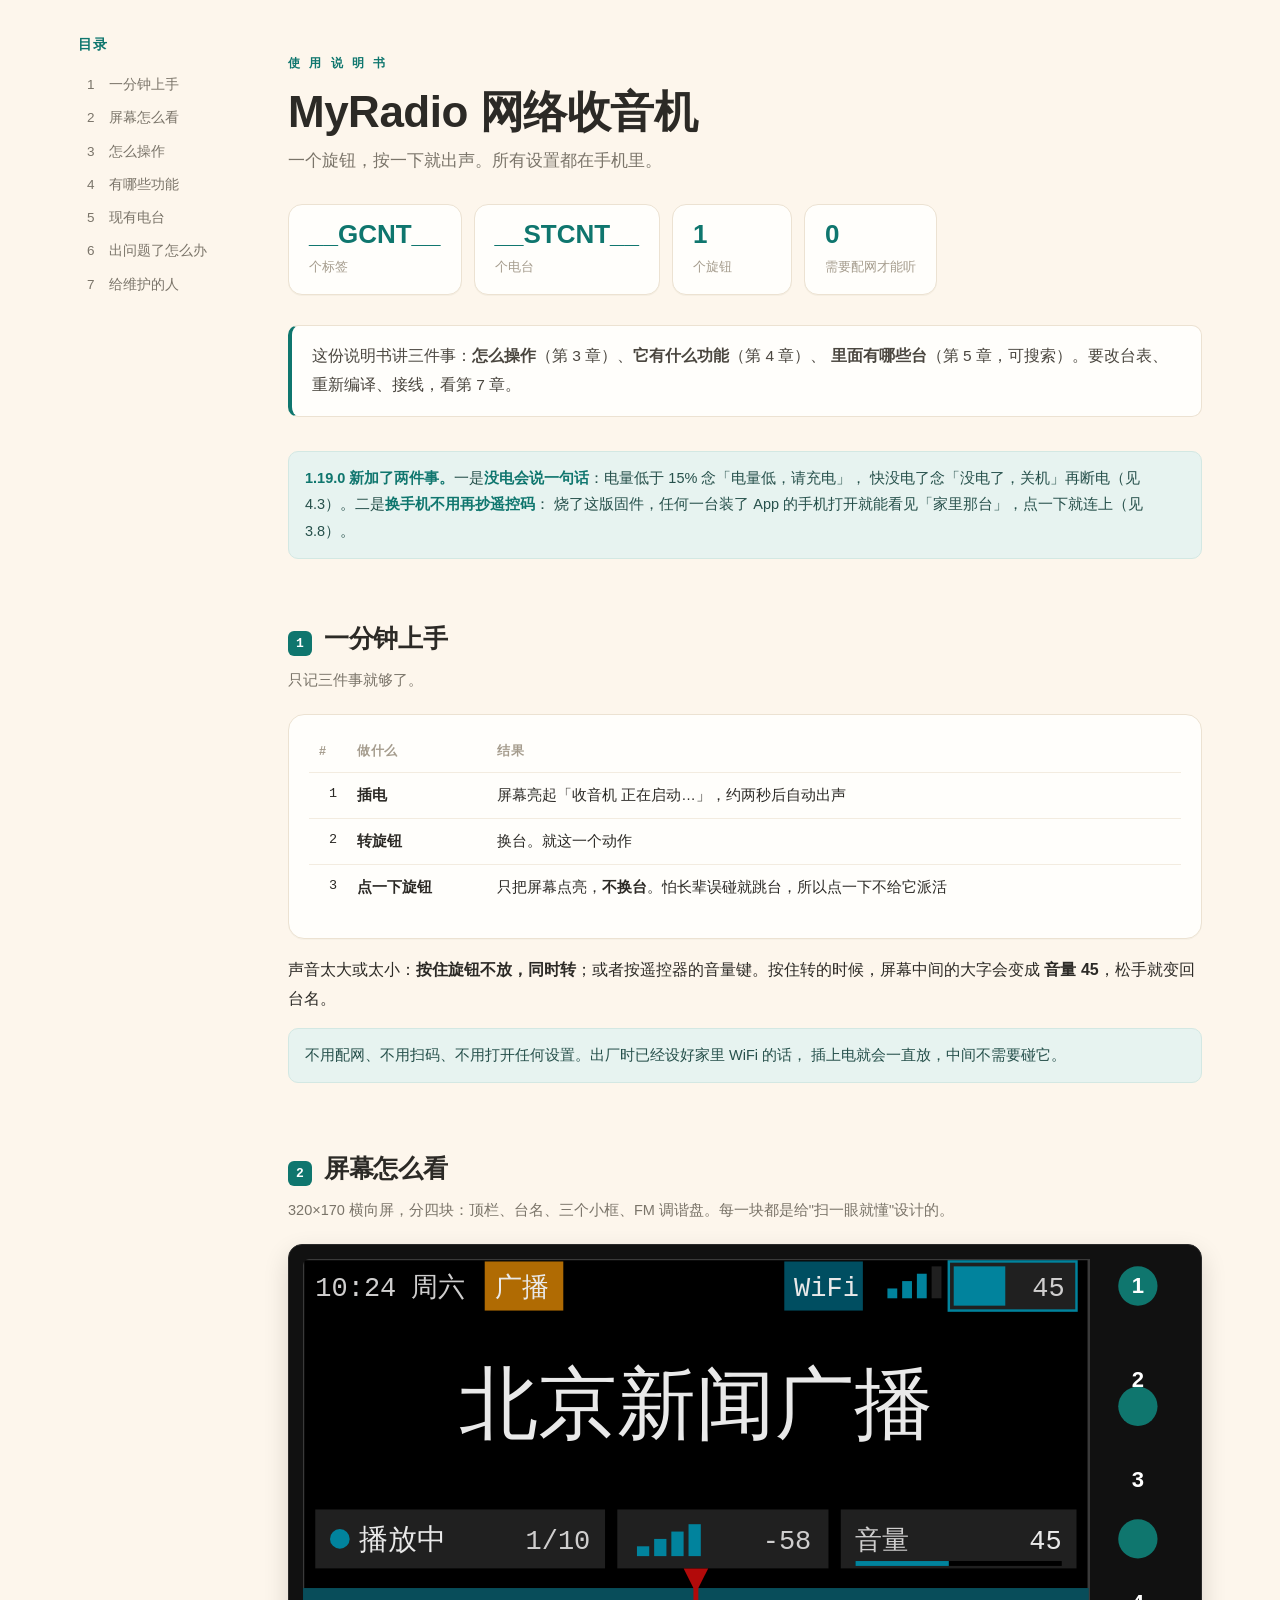
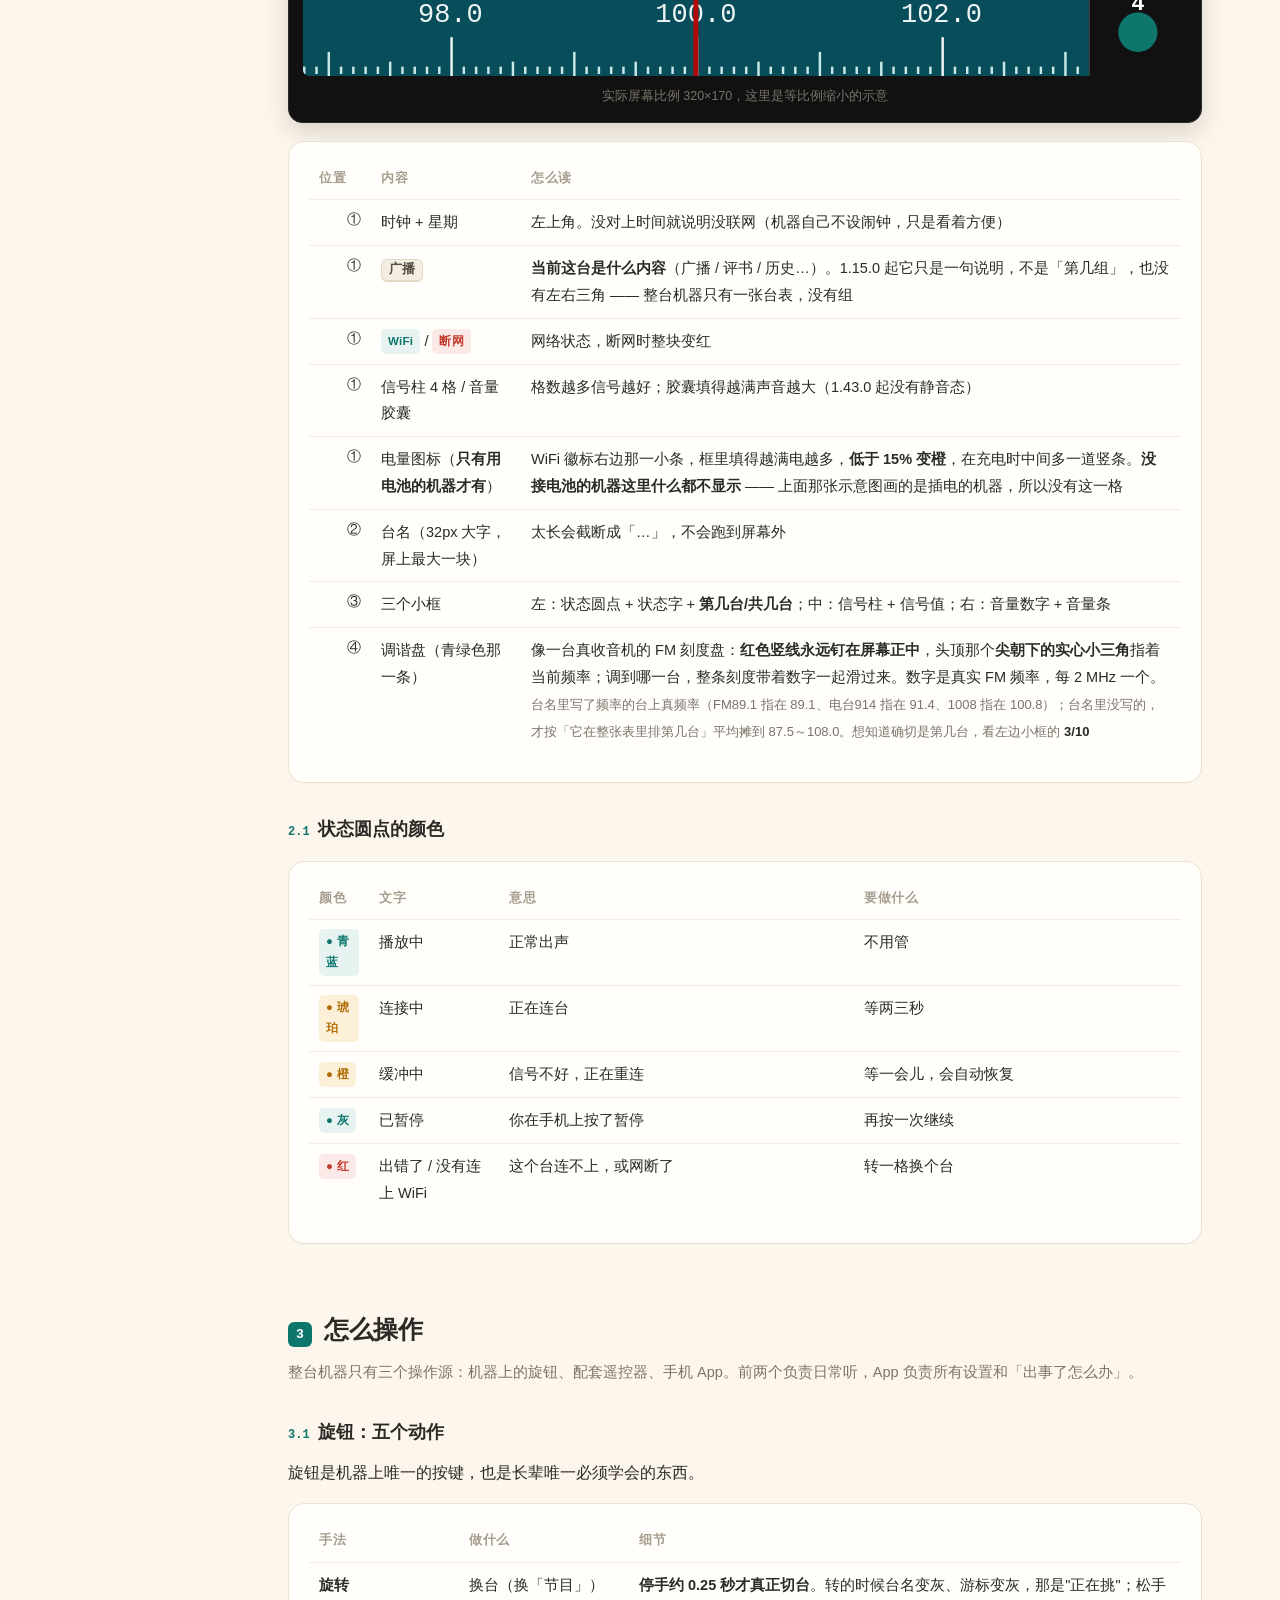
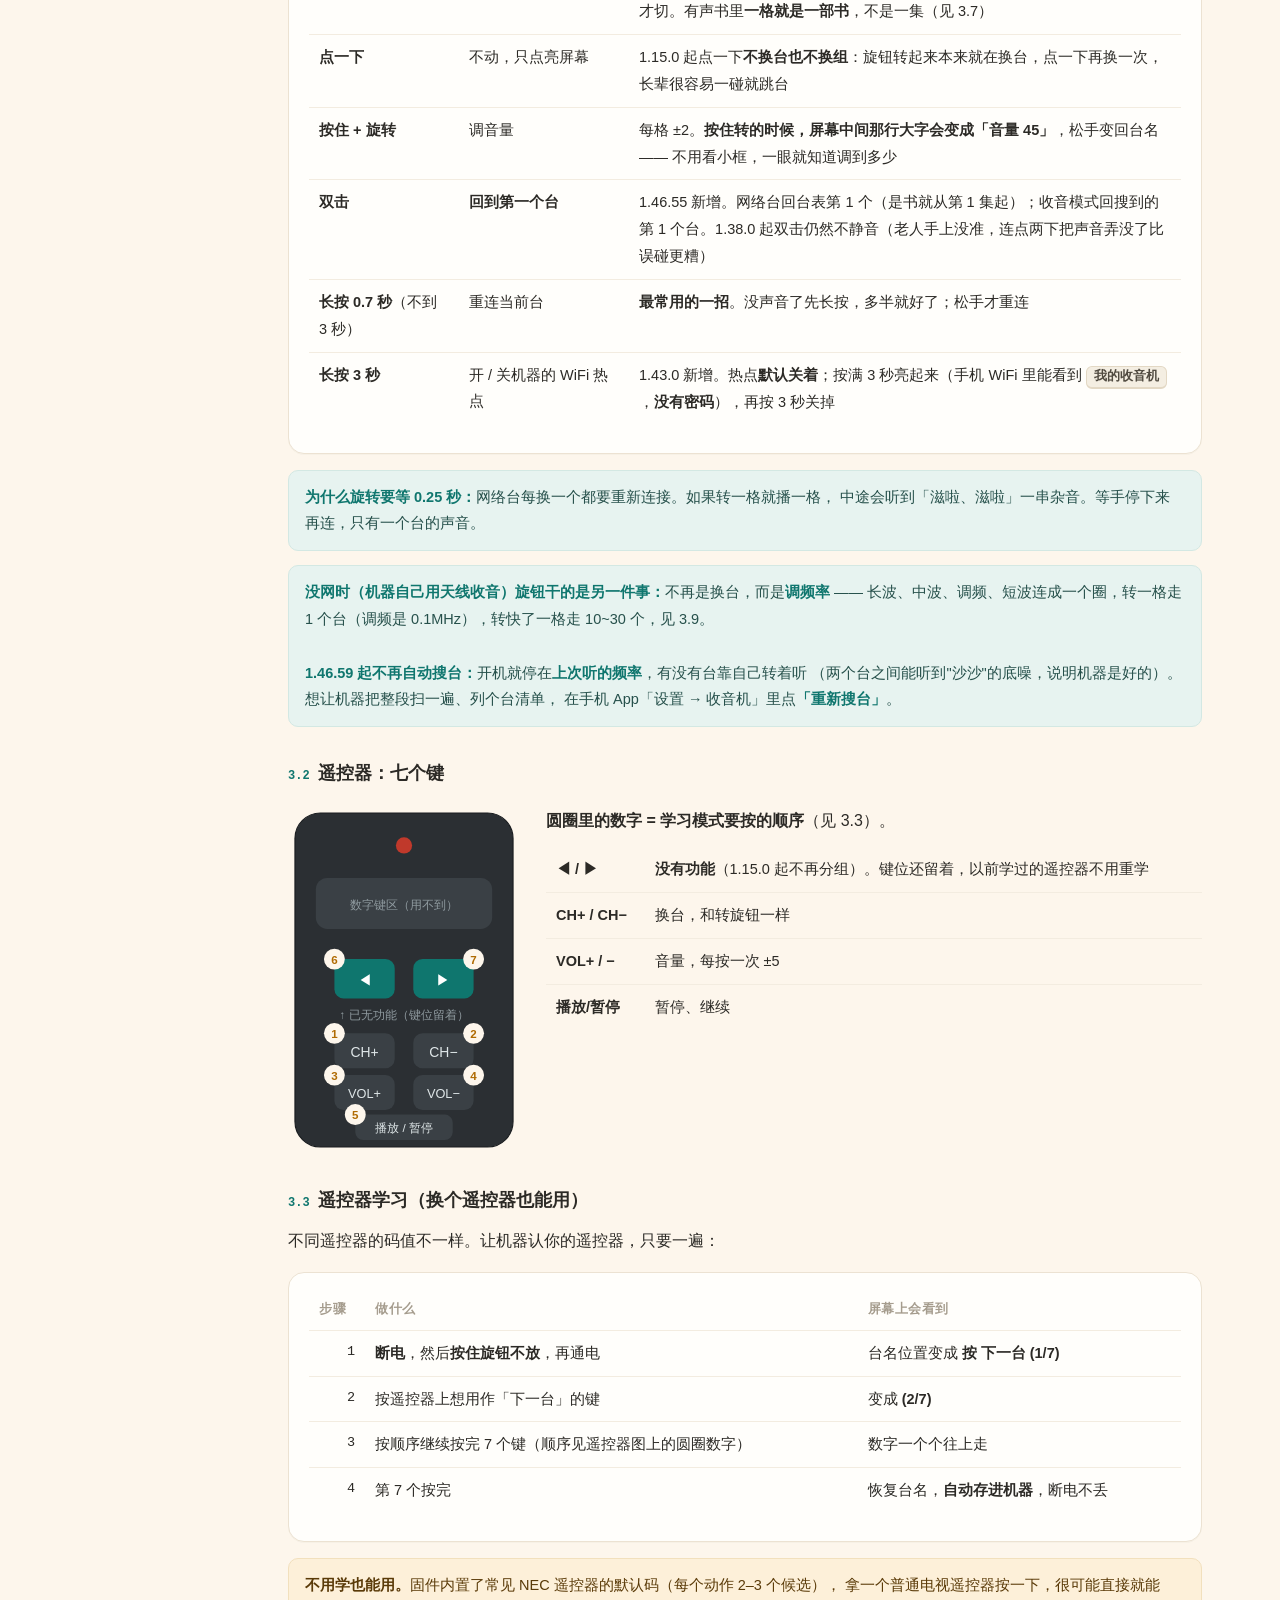
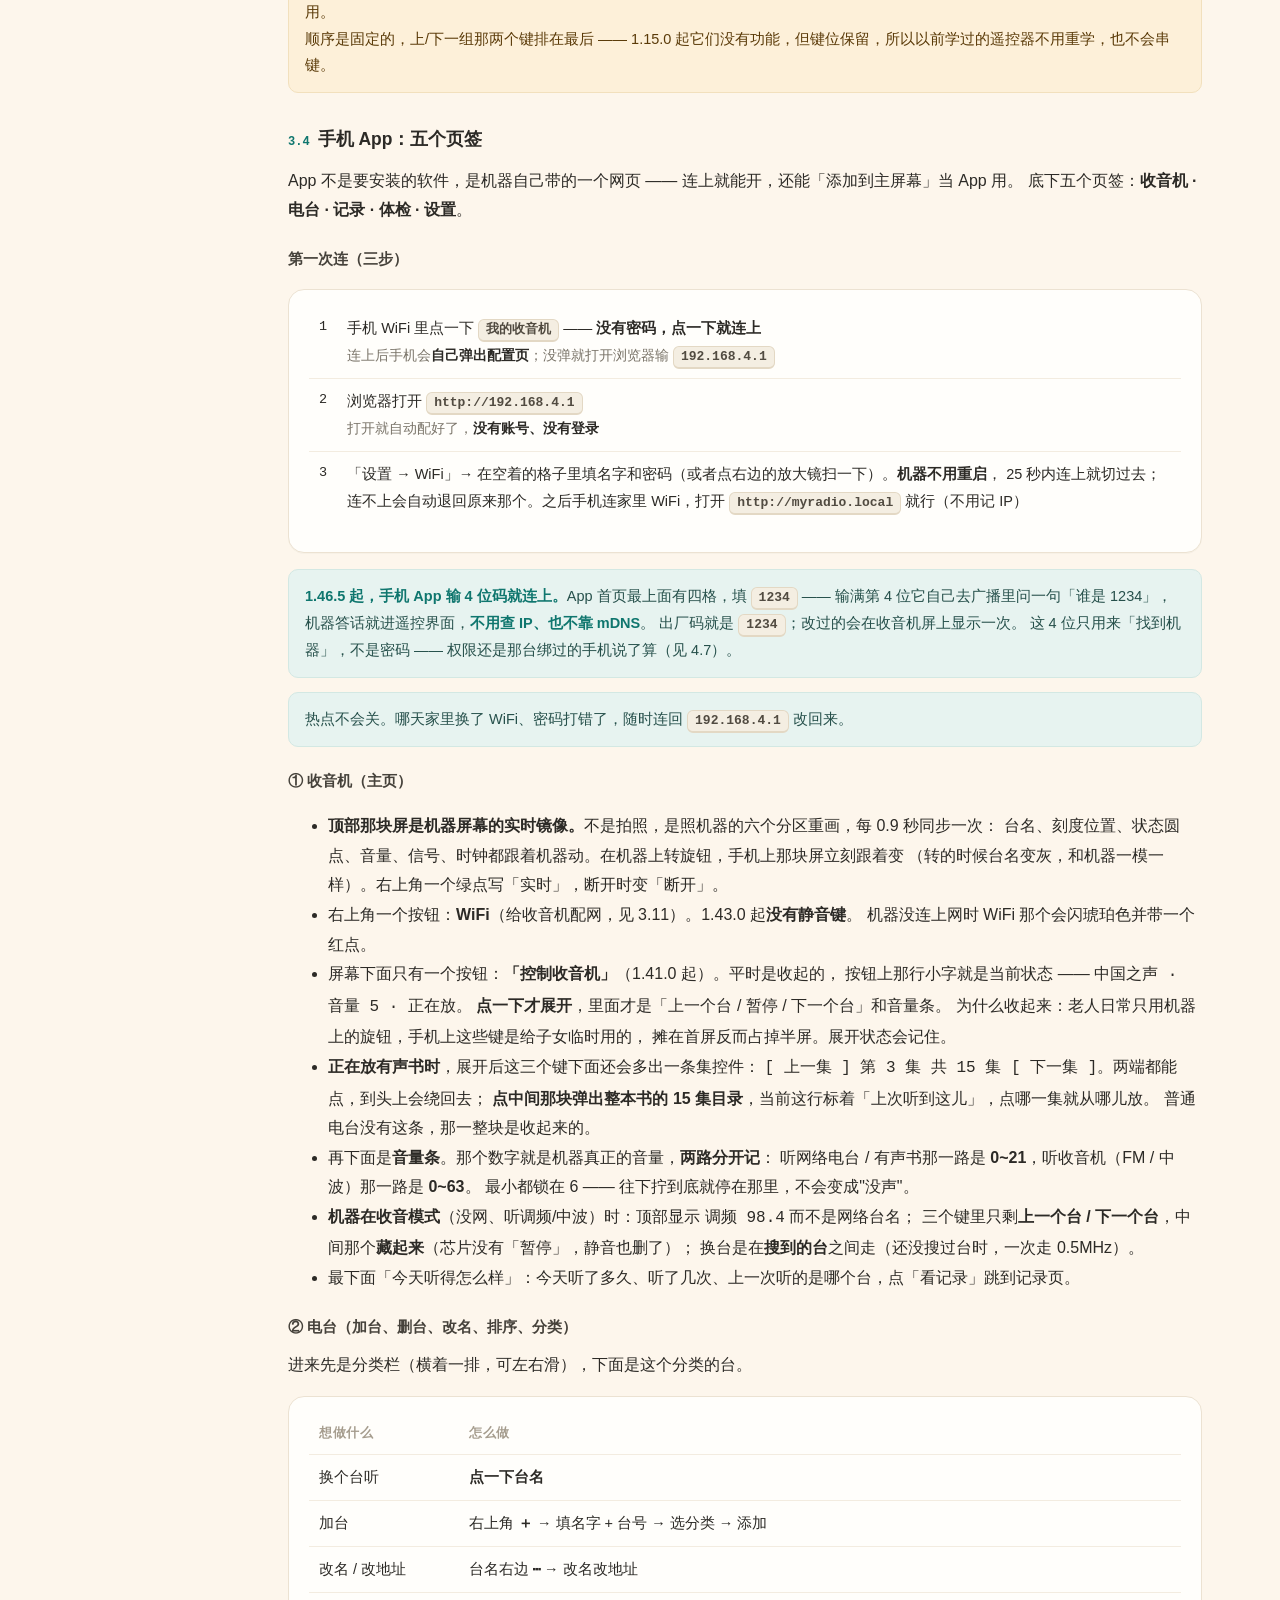
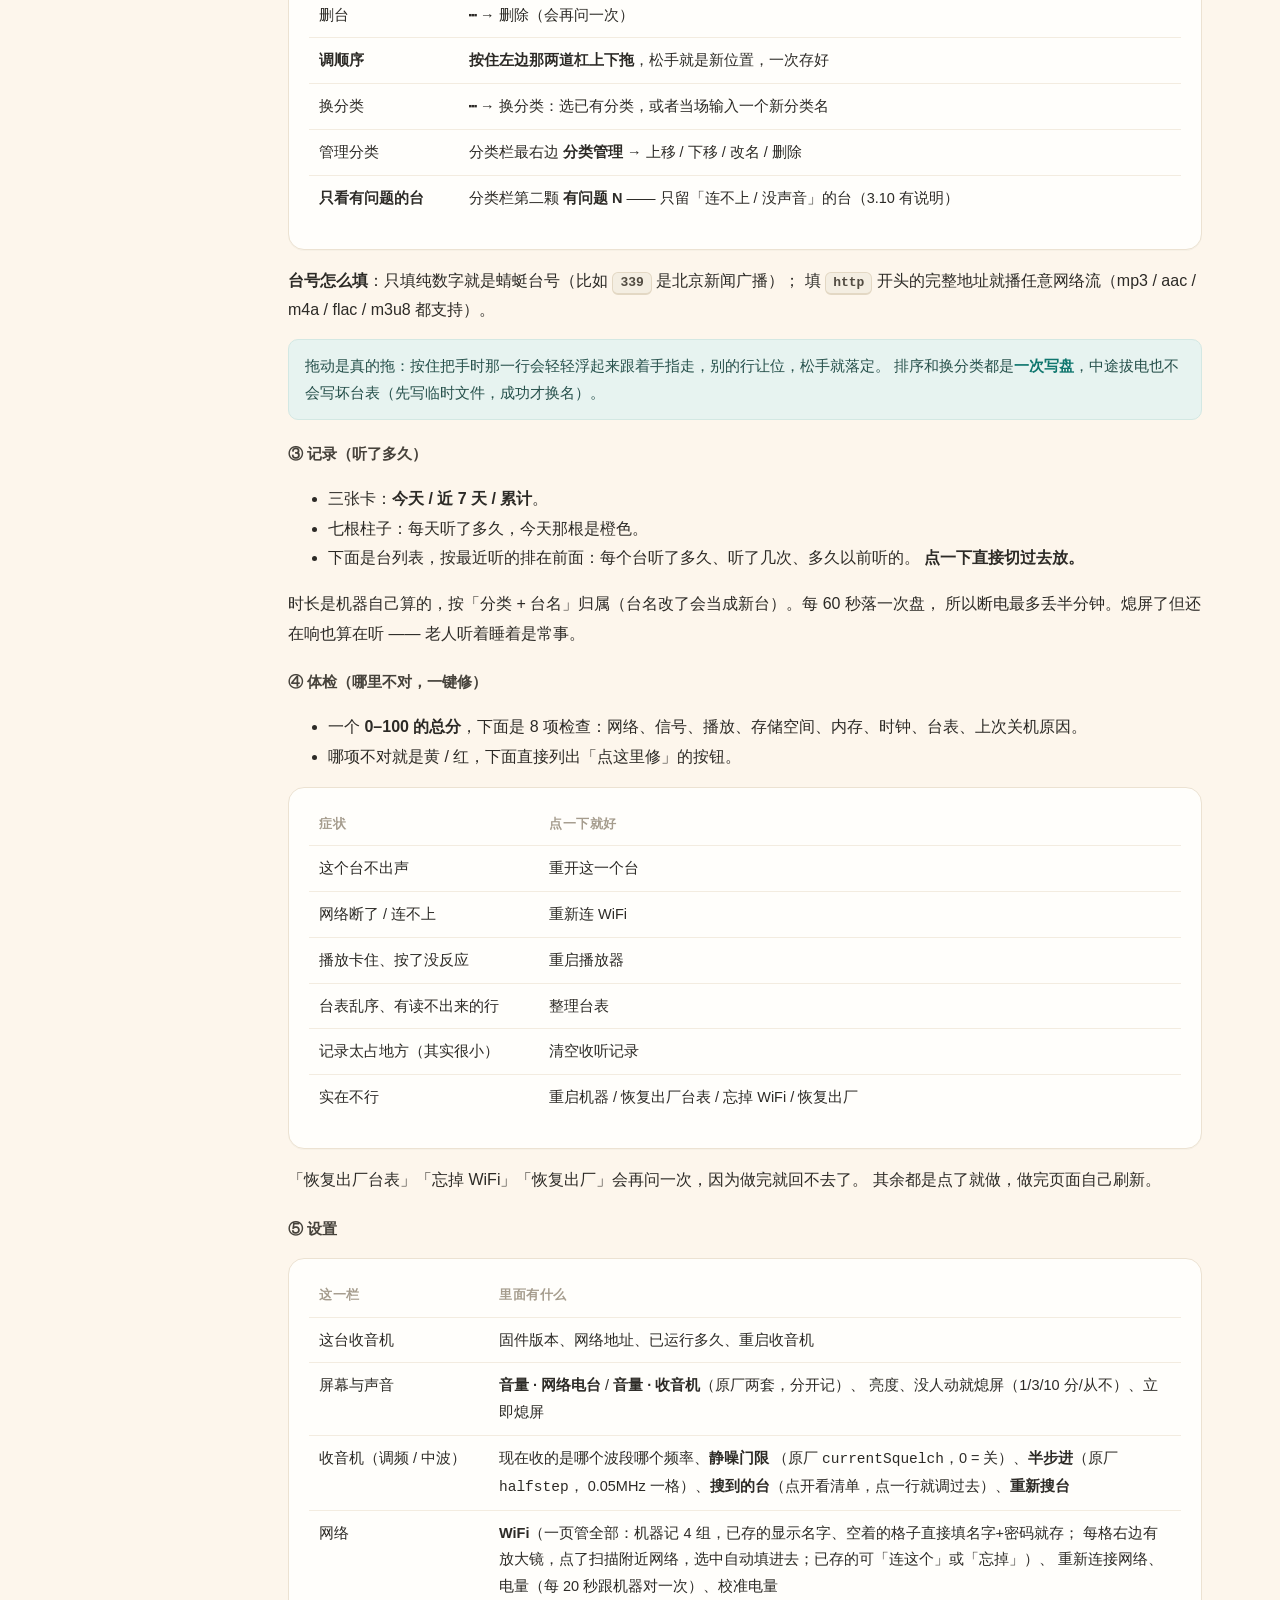
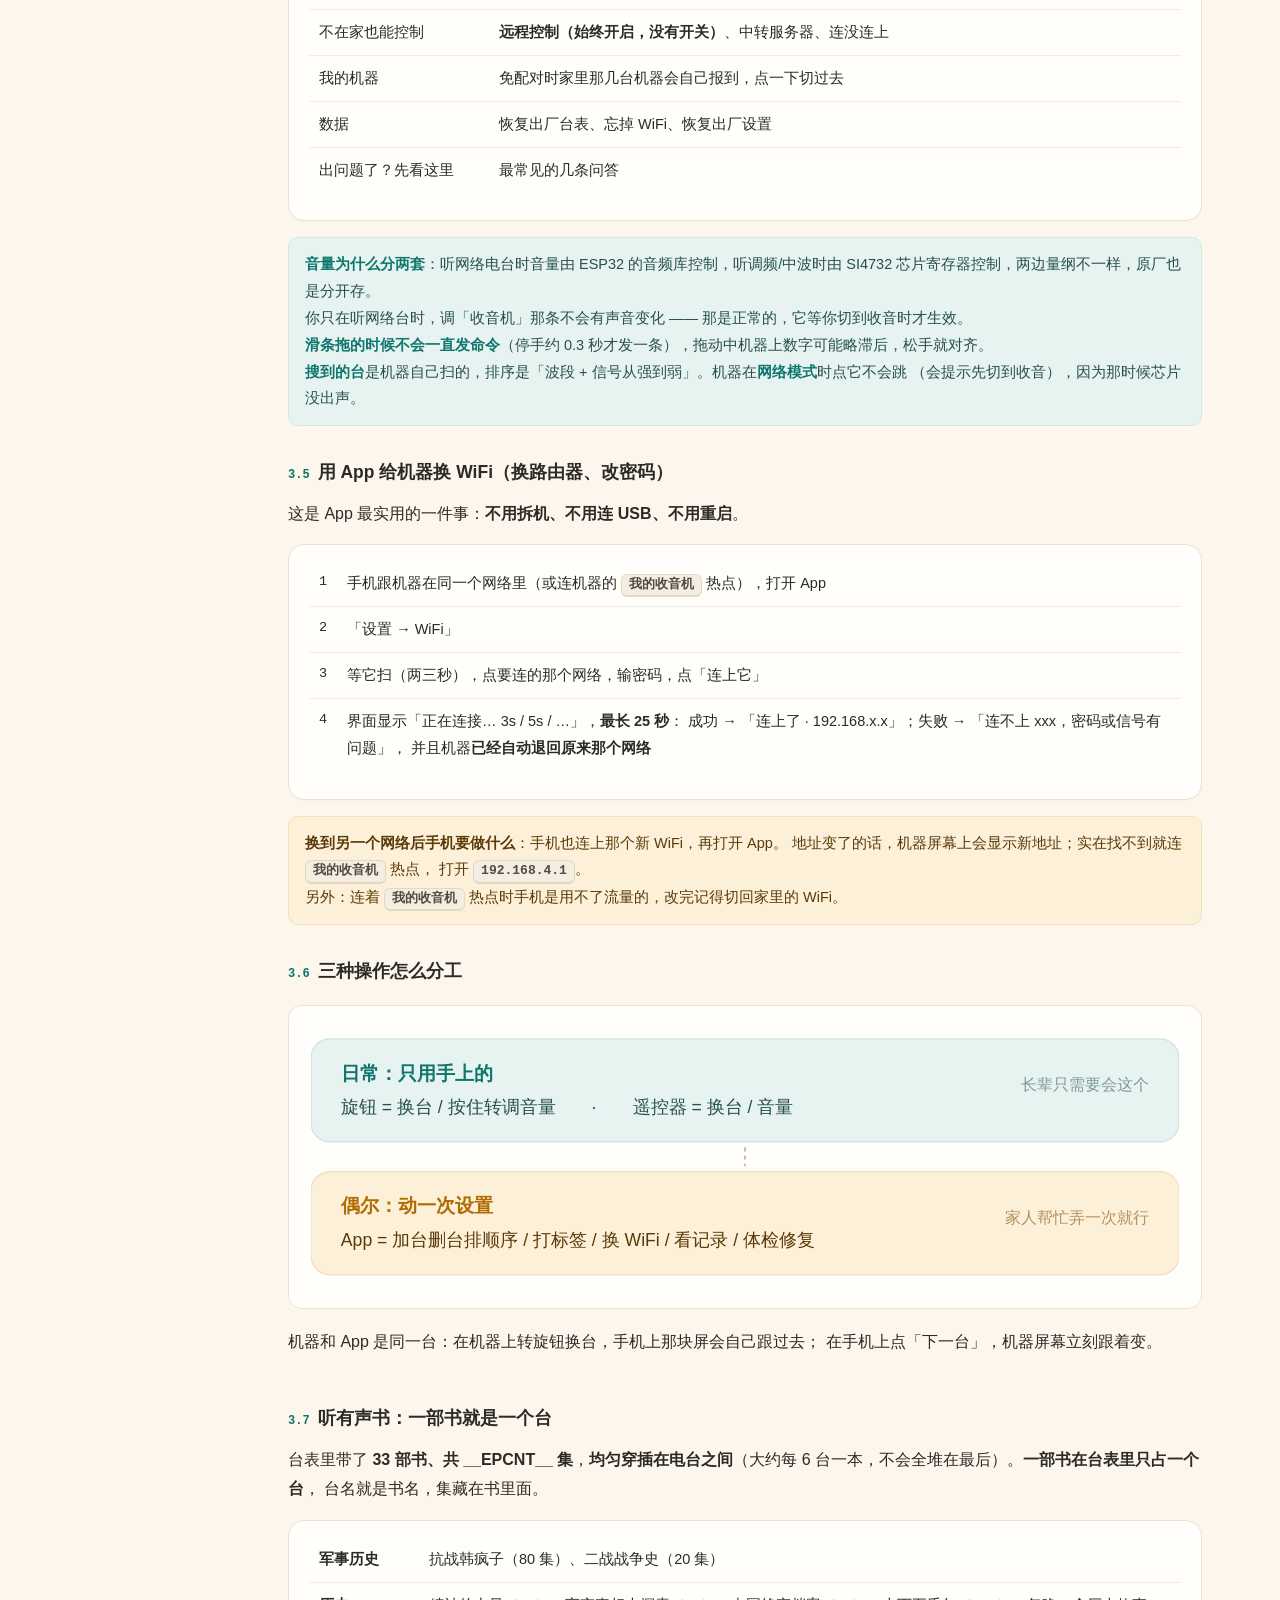
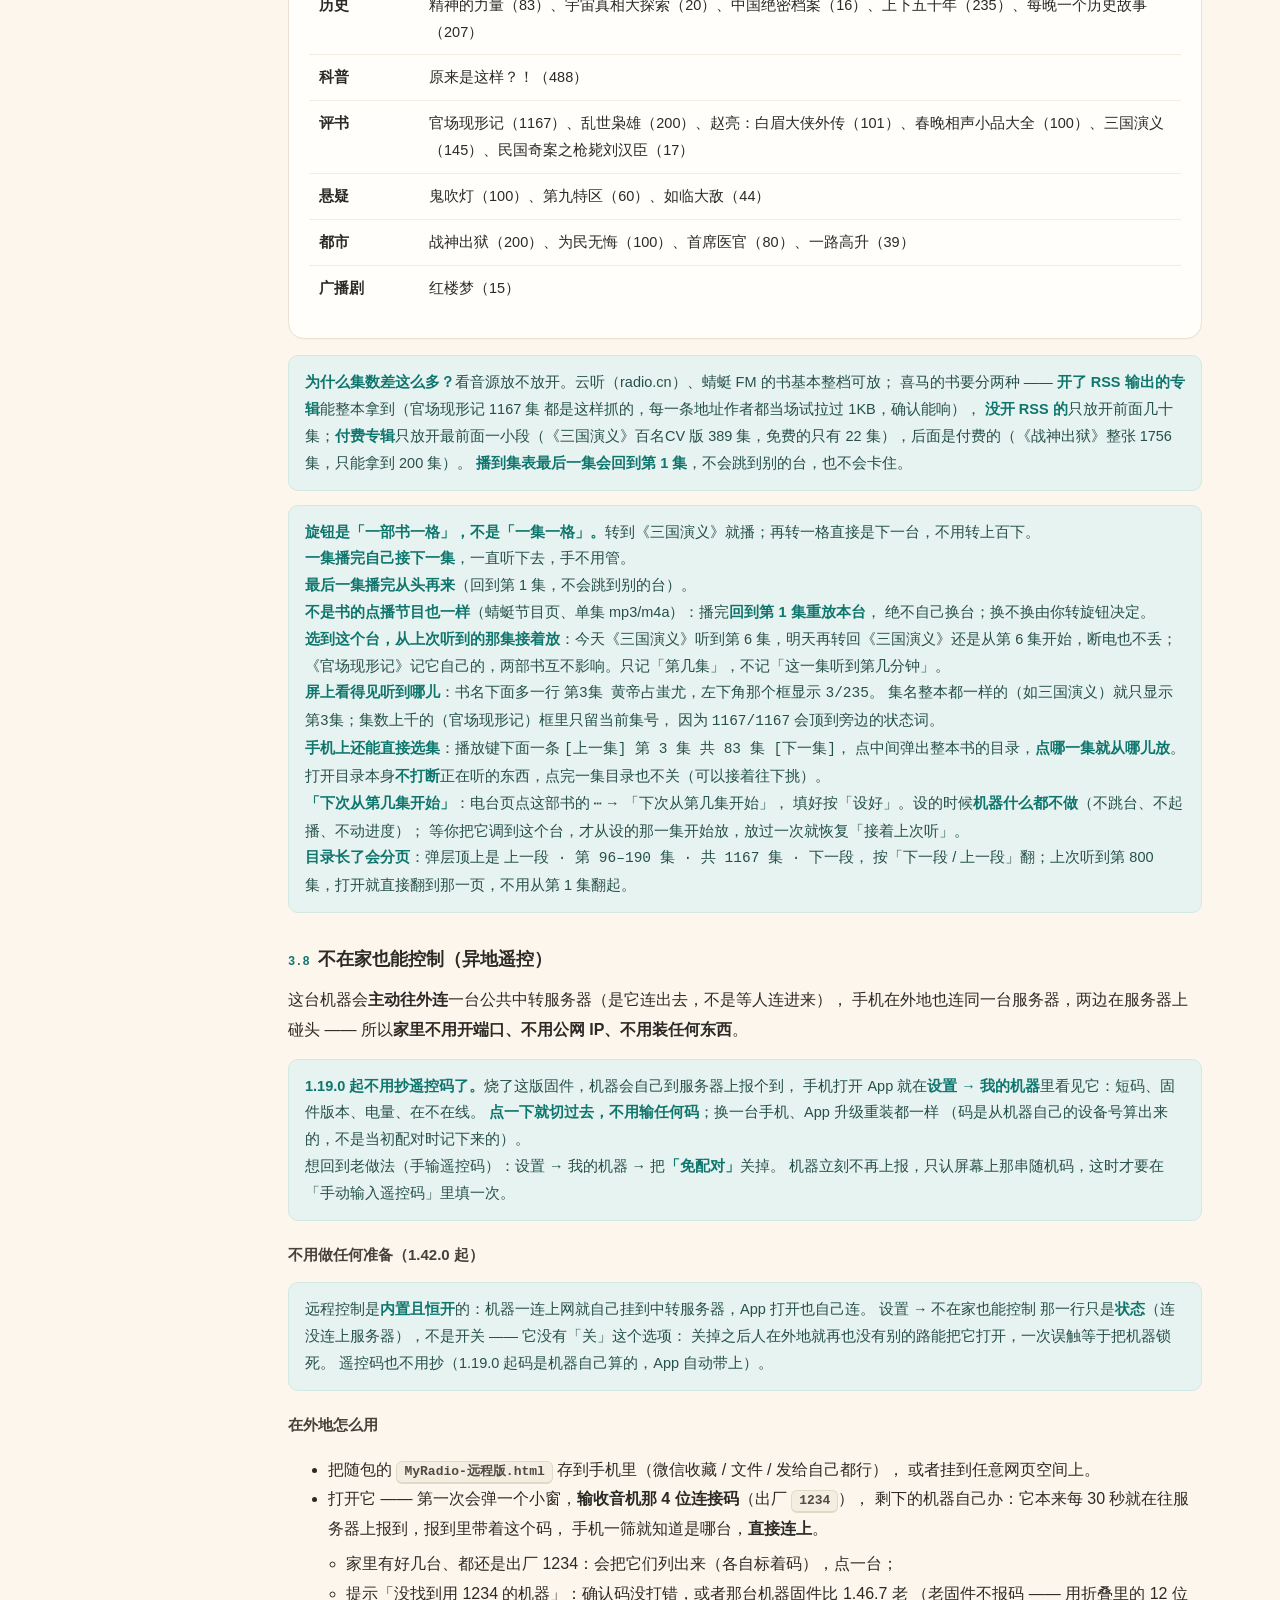
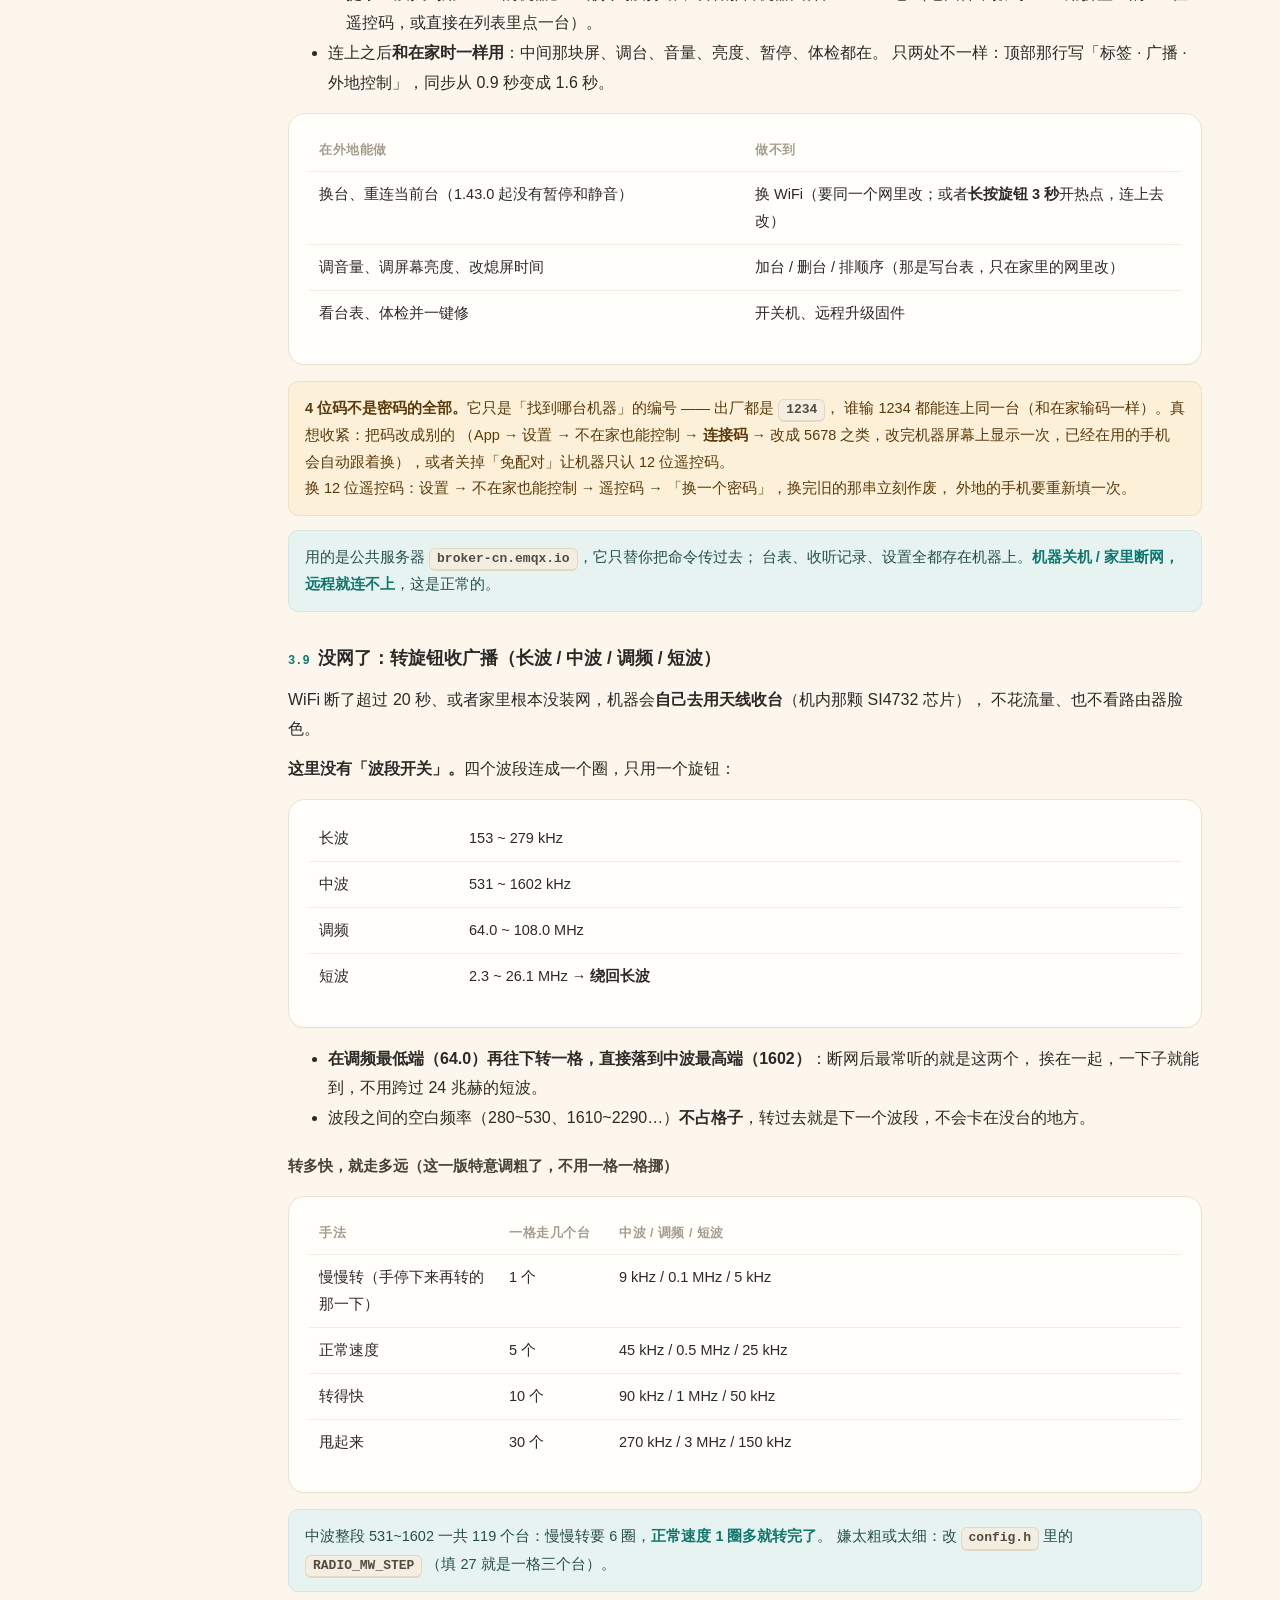
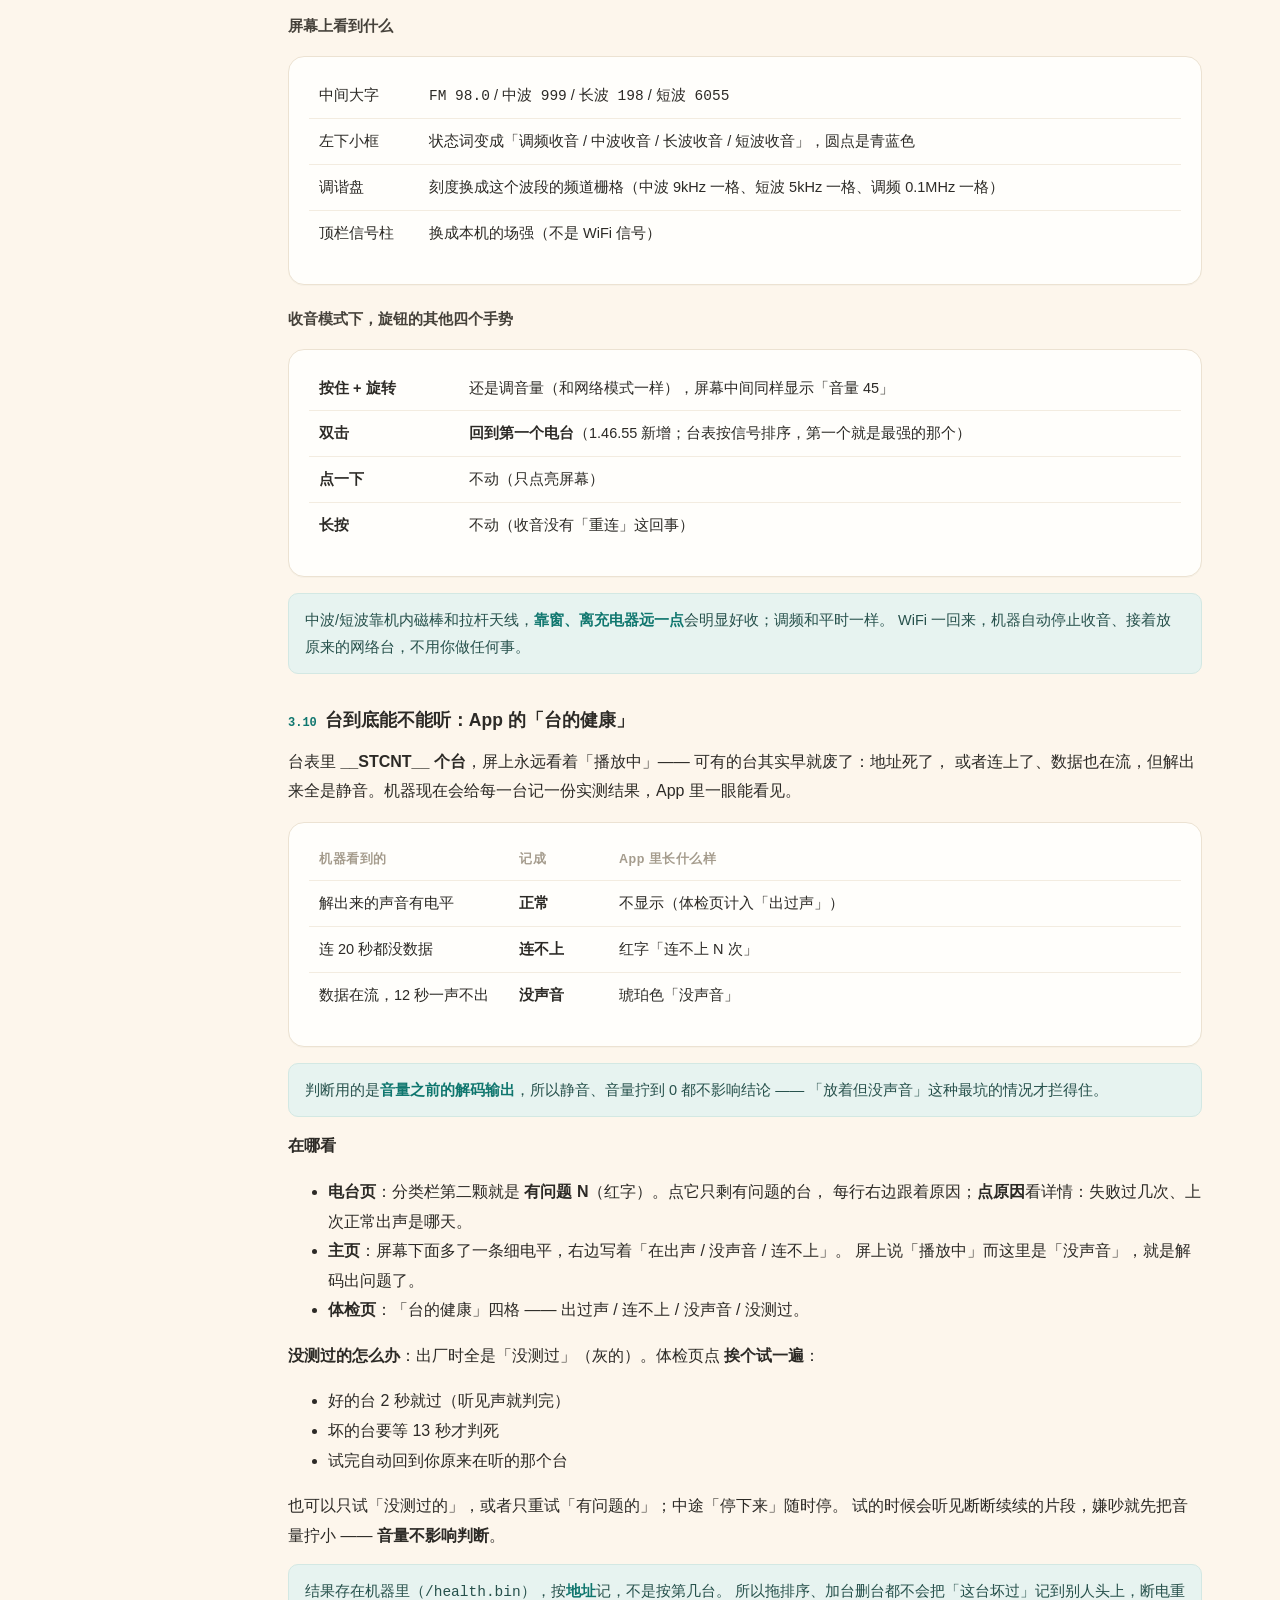
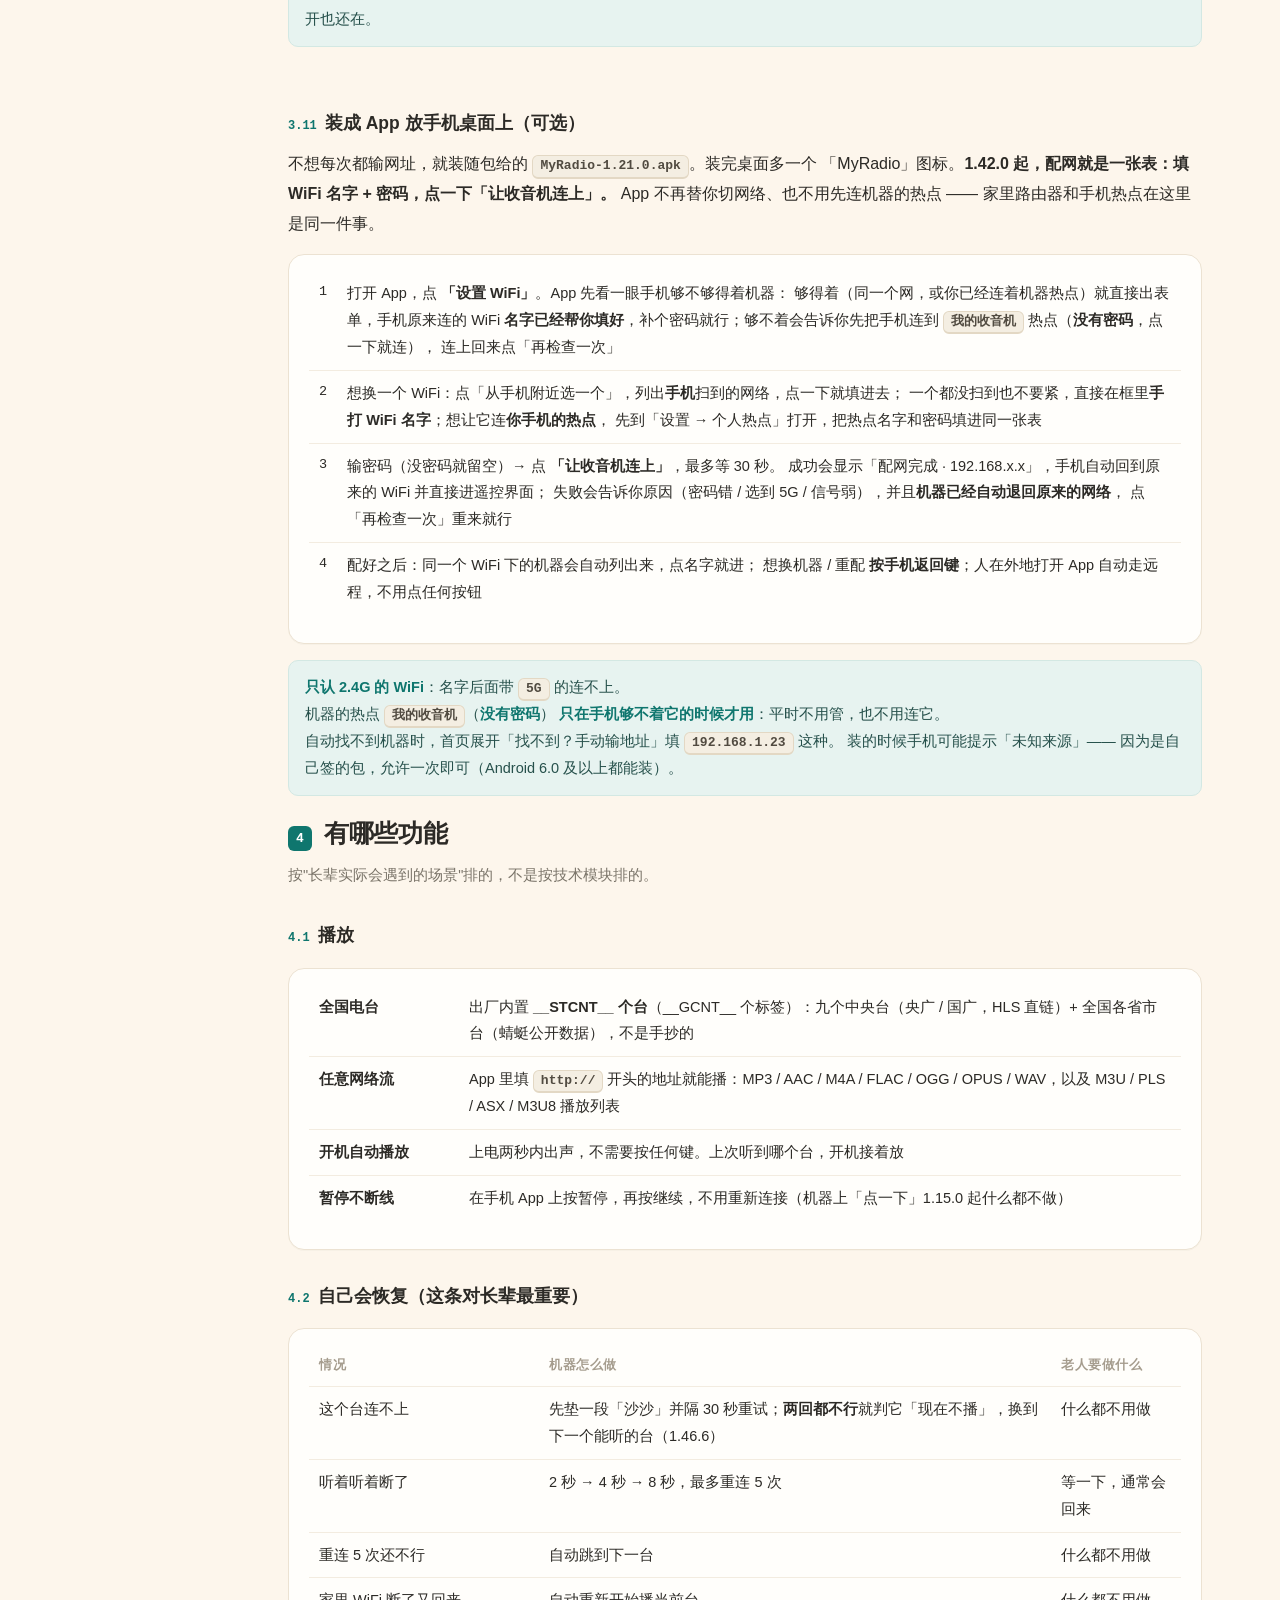
<file: tools/manual_template.html>
<!DOCTYPE html>
<html lang="zh-CN">
<head>
<meta charset="utf-8">
<meta name="viewport" content="width=device-width,initial-scale=1">
<title>MyRadio 网络收音机 · 使用说明书</title>
<style>
:root{
  --bg:#fdf6ec; --card:#fffefb; --line:#ece2d2; --line2:#f3ece0;
  --txt:#2c2a26; --sub:#7a7469; --dim:#a59c8d;
  --acc:#0f766e; --acc2:#14897f; --accbg:#e7f3f0;
  --amber:#b06b03; --amberbg:#fdf0d9;
  --red:#c0392b;
  --mono:ui-monospace,SFMono-Regular,Consolas,"Courier New",monospace;
}
*{box-sizing:border-box}
html{scroll-behavior:smooth}
body{
  margin:0;background:var(--bg);color:var(--txt);
  font:16px/1.85 -apple-system,BlinkMacSystemFont,"Segoe UI","PingFang SC",
       "Hiragino Sans GB","Microsoft YaHei",sans-serif;
  -webkit-font-smoothing:antialiased;
}
a{color:var(--acc);text-decoration:none;border-bottom:1px solid #bcdad5}
a:hover{background:var(--accbg)}

/* ---------- 布局 ---------- */
.wrap{display:flex;align-items:flex-start;max-width:1180px;margin:0 auto;padding:0 28px}
nav{
  position:sticky;top:0;flex:0 0 210px;padding:34px 18px 40px 0;
  max-height:100vh;overflow:auto;font-size:13.5px;line-height:1.5;
}
nav .vt{font-weight:800;letter-spacing:.5px;color:var(--acc);margin-bottom:14px;font-size:14px}
nav a{
  display:block;padding:6px 9px;border-radius:7px;color:var(--sub);
  border:none;margin-bottom:1px;
}
nav a:hover{background:var(--accbg);color:var(--acc)}
nav a.on{background:var(--acc);color:#fff;font-weight:600}
main{flex:1 1 auto;min-width:0;padding-bottom:100px}

/* ---------- 封面 ---------- */
.cover{padding:52px 0 26px}
.cover .kicker{color:var(--acc);font-weight:700;letter-spacing:3px;font-size:12px}
.cover h1{
  font-size:44px;line-height:1.2;margin:12px 0 6px;letter-spacing:-.5px;font-weight:800;
}
.cover .sub{color:var(--sub);font-size:17px;margin-bottom:28px}
.stats{display:flex;gap:12px;flex-wrap:wrap;margin-bottom:30px}
.stat{
  background:var(--card);border:1px solid var(--line);border-radius:14px;
  padding:14px 20px;min-width:120px;box-shadow:0 1px 0 #f6efe3;
}
.stat b{display:block;font-size:26px;color:var(--acc);line-height:1.2;font-variant-numeric:tabular-nums}
.stat span{color:var(--dim);font-size:12.5px}
.lede{
  background:var(--card);border:1px solid var(--line);border-left:4px solid var(--acc);
  border-radius:10px;padding:16px 20px;margin-bottom:34px;font-size:15.5px;color:#4a463f;
}

/* ---------- 章节 ---------- */
section{padding-top:16px;margin-bottom:46px;scroll-margin-top:18px}
h2{
  font-size:25px;margin:0 0 6px;font-weight:800;letter-spacing:-.3px;
  display:flex;align-items:baseline;gap:12px;
}
h2 .no{
  font:800 13px/1 var(--mono);color:#fff;background:var(--acc);
  border-radius:6px;padding:6px 8px;letter-spacing:0;flex:0 0 auto;
}
h2+.lead{color:var(--sub);font-size:14.5px;margin:0 0 20px 0}
h3{font-size:17.5px;margin:30px 0 10px;font-weight:700}
h3 .no{font:700 12px/1 var(--mono);color:var(--acc);margin-right:8px}
h4{font-size:15px;margin:20px 0 8px;font-weight:700;color:#46423b}
p{margin:10px 0}

/* ---------- 卡片 / 表格 ---------- */
.card{
  background:var(--card);border:1px solid var(--line);border-radius:16px;
  padding:4px 20px 16px;margin:16px 0;box-shadow:0 1px 0 #f7f1e6;
}
table{width:100%;border-collapse:collapse;margin:12px 0;font-size:14.5px}
th,td{text-align:left;padding:9px 10px;border-bottom:1px solid var(--line2);vertical-align:top}
th{color:var(--dim);font-weight:600;font-size:12.5px;letter-spacing:.5px;text-transform:none}
tbody tr:last-child td{border-bottom:none}
tbody tr:hover{background:#fdfaf3}
td.num,th.num{text-align:right;font-variant-numeric:tabular-nums;font-family:var(--mono);font-size:13.5px}
td b{color:var(--txt)}
.kbd{
  display:inline-block;font:600 13px/1.4 var(--mono);background:#f4eee2;
  border:1px solid #e3d8c4;border-bottom-width:2px;border-radius:6px;padding:1px 7px;color:#514b41;
}
.tag{
  display:inline-block;font-size:11.5px;font-weight:700;padding:2px 7px;border-radius:5px;
  background:var(--accbg);color:var(--acc);vertical-align:1px;letter-spacing:.3px
}
.tag.am{background:var(--amberbg);color:var(--amber)}
.tag.rd{background:#fbe9e7;color:var(--red)}

/* ---------- 提示块 ---------- */
.note{
  background:var(--accbg);border-radius:10px;padding:13px 16px;margin:14px 0;
  font-size:14.5px;color:#26504b;border:1px solid #d3e8e3;
}
.note b{color:var(--acc)}
.warn{
  background:var(--amberbg);border-radius:10px;padding:13px 16px;margin:14px 0;
  font-size:14.5px;color:#5a3a08;border:1px solid #f2e0bd;
}

/* ---------- 屏幕示意图 ---------- */
.figure{
  background:#111;border-radius:14px;padding:14px;margin:18px 0;
  border:1px solid #2a2a2a;box-shadow:0 10px 26px rgba(0,0,0,.14);
}
.figure svg{display:block;width:100%;height:auto;border-radius:6px}
.figcap{color:var(--sub);font-size:12.5px;margin-top:9px;text-align:center}

/* ---------- 遥控器 ---------- */
.rc{display:flex;gap:26px;flex-wrap:wrap;align-items:flex-start;margin:16px 0}
.rc svg{width:232px;height:auto;flex:0 0 auto}
.rc .rcnote{flex:1 1 300px;min-width:250px}

/* ---------- 代码 ---------- */
pre{
  background:#1f2421;color:#e6e2d8;border-radius:12px;padding:16px 18px;overflow:auto;
  font:13.5px/1.75 var(--mono);margin:14px 0;
}
pre .c{color:#7f938a}
code.inl{
  font:13.5px var(--mono);background:#f4eee2;border-radius:5px;padding:1px 6px;color:#5a4a32;
}

/* ---------- 电台搜索 ---------- */
.stool{
  display:flex;gap:10px;flex-wrap:wrap;align-items:center;margin:16px 0 8px;
  position:sticky;top:0;background:var(--bg);padding:12px 0 10px;z-index:5;
}
#q{
  flex:1 1 240px;min-width:200px;background:var(--card);border:1px solid var(--line);
  border-radius:10px;padding:11px 14px;font:15px inherit;color:var(--txt);outline:none;
}
#q:focus{border-color:var(--acc);box-shadow:0 0 0 3px var(--accbg)}
.count{color:var(--dim);font-size:13px;font-variant-numeric:tabular-nums;white-space:nowrap}
.gchips{display:flex;gap:6px;flex-wrap:wrap;margin:0 0 14px}
.gchips button{
  border:1px solid var(--line);background:var(--card);color:var(--sub);
  border-radius:8px;padding:5px 10px;font:13px/1.4 inherit;cursor:pointer;
}
.gchips button:hover{border-color:#cfe3df;color:var(--acc)}
.gchips button.on{background:var(--acc);border-color:var(--acc);color:#fff;font-weight:600}
.gchips button small{opacity:.7;margin-left:4px;font-size:11px}
.pager button{
  border:1px solid #cfe3df;background:var(--accbg);color:var(--acc);
  font:600 14px/1.4 inherit;padding:10px 22px;border-radius:9px;cursor:pointer;
}
.pager button:hover{background:var(--acc);border-color:var(--acc);color:#fff}
#stTable{width:100%;max-width:900px;font-size:14px;table-layout:fixed}
#stTable td{padding:7px 10px;line-height:1.5}
#stTable .g{color:var(--dim);font-size:12.5px;white-space:nowrap}
#stTable .nn{width:auto;overflow-wrap:anywhere}
#stTable .id{font-family:var(--mono);font-size:12.5px;color:var(--sub);text-align:right;white-space:nowrap}
.empty{padding:34px;text-align:center;color:var(--dim)}

/* ---------- 页脚 ---------- */
footer{
  border-top:1px solid var(--line);margin-top:40px;padding:22px 0 40px;
  color:var(--dim);font-size:13px;display:flex;justify-content:space-between;gap:16px;flex-wrap:wrap;
}

/* ---------- 响应式 ---------- */
@media (max-width:900px){
  .wrap{display:block;padding:0 18px}
  nav{display:none}
  .cover h1{font-size:32px}
  .cover{padding-top:34px}
}
.print-only{display:none}
@media print{
  nav,.stool,.gchips,#q,#stTable,.pager{display:none!important}
  .print-only{display:block;padding:12px 0;color:#444;font-size:10.5pt}
  body{background:#fff;font-size:11pt}
  .wrap{display:block;max-width:none;padding:0}
  .card,.stat{box-shadow:none}
  section{page-break-inside:auto;margin-bottom:22px}
  h2{page-break-after:avoid}
  pre{background:#f4f4f4;color:#222;border:1px solid #ddd}
  .figure{background:#fff;border:1px solid #ccc;box-shadow:none}
  #stTable tr{page-break-inside:avoid}
}
</style>
</head>
<body>
<div class="wrap">
<nav>
  <div class="vt">目录</div>
  <a href="#s1">1　一分钟上手</a>
  <a href="#s2">2　屏幕怎么看</a>
  <a href="#s3">3　怎么操作</a>
  <a href="#s4">4　有哪些功能</a>
  <a href="#s5">5　现有电台</a>
  <a href="#s6">6　出问题了怎么办</a>
  <a href="#s7">7　给维护的人</a>
</nav>

<main>
<div class="cover">
  <div class="kicker">使 用 说 明 书</div>
  <h1>MyRadio 网络收音机</h1>
  <div class="sub">一个旋钮，按一下就出声。所有设置都在手机里。</div>
  <div class="stats">
    <div class="stat"><b>__GCNT__</b><span>个标签</span></div>
    <div class="stat"><b>__STCNT__</b><span>个电台</span></div>
    <div class="stat"><b>1</b><span>个旋钮</span></div>
    <div class="stat"><b>0</b><span>需要配网才能听</span></div>
  </div>
  <div class="lede">
    这份说明书讲三件事：<b>怎么操作</b>（第 3 章）、<b>它有什么功能</b>（第 4 章）、
    <b>里面有哪些台</b>（第 5 章，可搜索）。要改台表、重新编译、接线，看第 7 章。
  </div>
  <div class="note">
    <b>1.19.0 新加了两件事。</b>一是<b>没电会说一句话</b>：电量低于 15% 念「电量低，请充电」，
    快没电了念「没电了，关机」再断电（见 4.3）。二是<b>换手机不用再抄遥控码</b>：
    烧了这版固件，任何一台装了 App 的手机打开就能看见「家里那台」，点一下就连上（见 3.8）。
  </div>
</div>

<!-- ============ 1 ============ -->
<section id="s1">
  <h2><span class="no">1</span>一分钟上手</h2>
  <p class="lead">只记三件事就够了。</p>
  <div class="card">
    <table>
      <thead><tr><th style="width:38px">#</th><th>做什么</th><th>结果</th></tr></thead>
      <tbody>
        <tr><td class="num">1</td><td><b>插电</b></td><td>屏幕亮起「收音机 正在启动…」，约两秒后自动出声</td></tr>
        <tr><td class="num">2</td><td><b>转旋钮</b></td><td>换台。就这一个动作</td></tr>
        <tr><td class="num">3</td><td><b>点一下旋钮</b></td><td>只把屏幕点亮，<b>不换台</b>。怕长辈误碰就跳台，所以点一下不给它派活</td></tr>
      </tbody>
    </table>
  </div>
  <p>声音太大或太小：<b>按住旋钮不放，同时转</b>；或者按遥控器的音量键。按住转的时候，屏幕中间的大字会变成 <b>音量 45</b>，松手就变回台名。</p>
  <div class="note">
    不用配网、不用扫码、不用打开任何设置。出厂时已经设好家里 WiFi 的话，
    插上电就会一直放，中间不需要碰它。
  </div>
</section>

<!-- ============ 2 ============ -->
<section id="s2">
  <h2><span class="no">2</span>屏幕怎么看</h2>
  <p class="lead">320×170 横向屏，分四块：顶栏、台名、三个小框、FM 调谐盘。每一块都是给"扫一眼就懂"设计的。</p>

  <div class="figure">
    <svg viewBox="0 0 360 170" xmlns="http://www.w3.org/2000/svg" font-family="ui-monospace,Consolas,monospace">
      <rect width="320" height="170" fill="#000" stroke="#3a3a3a" stroke-width="1"/>
      <!-- 顶栏：时钟 + 星期 + 标签 + WiFi + 信号 + 音量 -->
      <text x="5" y="15" fill="#cfcece" font-size="11">10:24</text>
      <text x="44" y="15" fill="#cfcece" font-size="11">周六</text>
      <rect x="74" y="1" width="32" height="20" fill="#b06b03"/>
      <text x="78" y="15" fill="#e9e9e9" font-size="11">广播</text>
      <rect x="196" y="1" width="32" height="20" fill="#004e61"/>
      <text x="200" y="15" fill="#e9e9e9" font-size="11">WiFi</text>
      <!-- 信号柱 -->
      <rect x="238" y="12" width="4" height="4" fill="#01839d"/>
      <rect x="244" y="9" width="4" height="7" fill="#01839d"/>
      <rect x="250" y="6" width="4" height="10" fill="#01839d"/>
      <rect x="256" y="3" width="4" height="13" fill="#202020"/>
      <!-- 音量胶囊 -->
      <rect x="263" y="1" width="52" height="20" fill="#202020"/>
      <rect x="263" y="1" width="52" height="20" fill="none" stroke="#01839d"/>
      <rect x="265" y="3" width="21" height="16" fill="#01839d"/>
      <text x="297" y="15" fill="#cfcece" font-size="11">45</text>

      <!-- 台名 -->
      <text x="160" y="70" fill="#e9e9e9" font-size="32" text-anchor="middle" font-family="'Microsoft YaHei',sans-serif">北京新闻广播</text>

      <!-- 三个小框：状态/台序 · 信号 · 音量 -->
      <rect x="5" y="102" width="118" height="24" fill="#202020"/>
      <circle cx="15" cy="114" r="4" fill="#01839d"/>
      <text x="23" y="118" fill="#e9e9e9" font-size="12">播放中</text>
      <text x="117" y="118" fill="#cfcece" font-size="11" text-anchor="end">1/10</text>

      <rect x="128" y="102" width="86" height="24" fill="#202020"/>
      <g fill="#01839d">
        <rect x="136" y="117" width="5" height="4"/><rect x="143" y="114" width="5" height="7"/>
        <rect x="150" y="111" width="5" height="10"/><rect x="157" y="108" width="5" height="13"/>
      </g>
      <text x="207" y="118" fill="#cfcece" font-size="11" text-anchor="end">-58</text>

      <rect x="219" y="102" width="96" height="24" fill="#202020"/>
      <text x="225" y="118" fill="#cfcece" font-size="11">音量</text>
      <text x="309" y="118" fill="#e9e9e9" font-size="11" text-anchor="end">45</text>
      <rect x="225" y="123" width="84" height="2" fill="#000"/>
      <rect x="225" y="123" width="38" height="2" fill="#01839d"/>

      <!-- 调谐盘（1.4.6：指针钉在正中、刻度与数字一起滚；数字在下、指针压最上层。示意停在 100.0） -->
      <rect y="134" width="320" height="36" fill="#084d5a"/>
      <g fill="#c8e8e8">
        <rect x="0" y="166" width="1" height="3"/>
        <rect x="5" y="166" width="1" height="3"/>
        <rect x="15" y="166" width="1" height="3"/>
        <rect x="20" y="166" width="1" height="3"/>
        <rect x="25" y="166" width="1" height="3"/>
        <rect x="30" y="166" width="1" height="3"/>
        <rect x="40" y="166" width="1" height="3"/>
        <rect x="45" y="166" width="1" height="3"/>
        <rect x="50" y="166" width="1" height="3"/>
        <rect x="55" y="166" width="1" height="3"/>
        <rect x="65" y="166" width="1" height="3"/>
        <rect x="70" y="166" width="1" height="3"/>
        <rect x="75" y="166" width="1" height="3"/>
        <rect x="80" y="166" width="1" height="3"/>
        <rect x="90" y="166" width="1" height="3"/>
        <rect x="95" y="166" width="1" height="3"/>
        <rect x="100" y="166" width="1" height="3"/>
        <rect x="105" y="166" width="1" height="3"/>
        <rect x="115" y="166" width="1" height="3"/>
        <rect x="120" y="166" width="1" height="3"/>
        <rect x="125" y="166" width="1" height="3"/>
        <rect x="130" y="166" width="1" height="3"/>
        <rect x="140" y="166" width="1" height="3"/>
        <rect x="145" y="166" width="1" height="3"/>
        <rect x="150" y="166" width="1" height="3"/>
        <rect x="155" y="166" width="1" height="3"/>
        <rect x="165" y="166" width="1" height="3"/>
        <rect x="170" y="166" width="1" height="3"/>
        <rect x="175" y="166" width="1" height="3"/>
        <rect x="180" y="166" width="1" height="3"/>
        <rect x="190" y="166" width="1" height="3"/>
        <rect x="195" y="166" width="1" height="3"/>
        <rect x="200" y="166" width="1" height="3"/>
        <rect x="205" y="166" width="1" height="3"/>
        <rect x="215" y="166" width="1" height="3"/>
        <rect x="220" y="166" width="1" height="3"/>
        <rect x="225" y="166" width="1" height="3"/>
        <rect x="230" y="166" width="1" height="3"/>
        <rect x="240" y="166" width="1" height="3"/>
        <rect x="245" y="166" width="1" height="3"/>
        <rect x="250" y="166" width="1" height="3"/>
        <rect x="255" y="166" width="1" height="3"/>
        <rect x="265" y="166" width="1" height="3"/>
        <rect x="270" y="166" width="1" height="3"/>
        <rect x="275" y="166" width="1" height="3"/>
        <rect x="280" y="166" width="1" height="3"/>
        <rect x="290" y="166" width="1" height="3"/>
        <rect x="295" y="166" width="1" height="3"/>
        <rect x="300" y="166" width="1" height="3"/>
        <rect x="305" y="166" width="1" height="3"/>
        <rect x="315" y="166" width="1" height="3"/>
      </g>
      <g fill="#c8e8e8">
        <rect x="35" y="164" width="1" height="6"/>
        <rect x="85" y="164" width="1" height="6"/>
        <rect x="135" y="164" width="1" height="6"/>
        <rect x="185" y="164" width="1" height="6"/>
        <rect x="235" y="164" width="1" height="6"/>
        <rect x="285" y="164" width="1" height="6"/>
      </g>
      <g fill="#c8e8e8">
        <rect x="10" y="160" width="1" height="10"/>
        <rect x="110" y="160" width="1" height="10"/>
        <rect x="210" y="160" width="1" height="10"/>
        <rect x="310" y="160" width="1" height="10"/>
      </g>
      <g fill="#eef4f4">
        <rect x="60" y="154" width="1" height="16"/>
        <rect x="160" y="154" width="1" height="16"/>
        <rect x="260" y="154" width="1" height="16"/>
      </g>
      <g fill="#eef4f4" font-size="11">
        <text x="60" y="148" text-anchor="middle">98.0</text>
        <text x="160" y="148" text-anchor="middle">100.0</text>
        <text x="260" y="148" text-anchor="middle">102.0</text>
      </g>
      <!-- 指针最后画：2px 红竖线（只走蓝条）+ 尖朝下的实心倒三角（126..136，尖扎进蓝条 2px 免得露缝） -->
      <rect x="159" y="134" width="2" height="36" fill="#b20a0a"/>
      <polygon points="160,136 155,126 165,126" fill="#b20a0a"/>
      <!-- 标注：放在屏幕右侧留白里，不压内容 -->
      <g font-family="'Microsoft YaHei',sans-serif" font-size="9" font-weight="700">
        <circle cx="340" cy="11" r="8" fill="#0f766e"/><text x="340" y="14" fill="#fff" text-anchor="middle" font-size="9">1</text>
        <circle cx="340" cy="60" r="8" fill="#0f766e"/><text x="340" y="52" fill="#fff" text-anchor="middle" font-size="9">2</text>
        <circle cx="340" cy="114" r="8" fill="#0f766e"/><text x="340" y="93" fill="#fff" text-anchor="middle" font-size="9">3</text>
        <circle cx="340" cy="152" r="8" fill="#0f766e"/><text x="340" y="143" fill="#fff" text-anchor="middle" font-size="9">4</text>
      </g>
    </svg>
    <div class="figcap">实际屏幕比例 320×170，这里是等比例缩小的示意</div>
  </div>

  <div class="card">
    <table>
      <thead><tr><th style="width:62px;white-space:nowrap">位置</th><th style="width:150px">内容</th><th>怎么读</th></tr></thead>
      <tbody>
        <tr><td class="num">①</td><td>时钟 + 星期</td><td>左上角。没对上时间就说明没联网（机器自己不设闹钟，只是看着方便）</td></tr>
        <tr><td class="num">①</td><td><span class="kbd">广播</span></td><td><b>当前这台是什么内容</b>（广播 / 评书 / 历史…）。1.15.0 起它只是一句说明，不是「第几组」，也没有左右三角 —— 整台机器只有一张台表，没有组</td></tr>
        <tr><td class="num">①</td><td><span class="tag">WiFi</span> / <span class="tag rd">断网</span></td><td>网络状态，断网时整块变红</td></tr>
        <tr><td class="num">①</td><td>信号柱 4 格 / 音量胶囊</td><td>格数越多信号越好；胶囊填得越满声音越大（1.43.0 起没有静音态）</td></tr>
<tr><td class="num">①</td><td>电量图标（<b>只有用电池的机器才有</b>）</td><td>WiFi 徽标右边那一小条，框里填得越满电越多，<b>低于 15% 变橙</b>，在充电时中间多一道竖条。<b>没接电池的机器这里什么都不显示</b> —— 上面那张示意图画的是插电的机器，所以没有这一格</td></tr>
        <tr><td class="num">②</td><td>台名（32px 大字，屏上最大一块）</td><td>太长会截断成「…」，不会跑到屏幕外</td></tr>
        <tr><td class="num">③</td><td>三个小框</td><td>左：状态圆点 + 状态字 + <b>第几台/共几台</b>；中：信号柱 + 信号值；右：音量数字 + 音量条</td></tr>
        <tr><td class="num">④</td><td>调谐盘（青绿色那一条）</td><td>像一台真收音机的 FM 刻度盘：<b>红色竖线永远钉在屏幕正中</b>，头顶那个<b>尖朝下的实心小三角</b>指着当前频率；调到哪一台，整条刻度带着数字一起滑过来。数字是真实 FM 频率，每 2 MHz 一个。<br>
          <span style="color:var(--sub);font-size:13px">台名里写了频率的台上真频率（FM89.1 指在 89.1、电台914 指在 91.4、1008 指在 100.8）；台名里没写的，才按「它在整张表里排第几台」平均摊到 87.5～108.0。想知道确切是第几台，看左边小框的 <b>3/10</b></span></td></tr>
      </tbody>
    </table>
  </div>

  <h3><span class="no">2.1</span>状态圆点的颜色</h3>
  <div class="card">
    <table>
      <thead><tr><th style="width:60px">颜色</th><th style="width:130px">文字</th><th>意思</th><th>要做什么</th></tr></thead>
      <tbody>
        <tr><td><span class="tag">● 青蓝</span></td><td>播放中</td><td>正常出声</td><td>不用管</td></tr>
        <tr><td><span class="tag am">● 琥珀</span></td><td>连接中</td><td>正在连台</td><td>等两三秒</td></tr>
        <tr><td><span class="tag am">● 橙</span></td><td>缓冲中</td><td>信号不好，正在重连</td><td>等一会儿，会自动恢复</td></tr>
        <tr><td><span class="tag">● 灰</span></td><td>已暂停</td><td>你在手机上按了暂停</td><td>再按一次继续</td></tr>
        <tr><td><span class="tag rd">● 红</span></td><td>出错了 / 没有连上 WiFi</td><td>这个台连不上，或网断了</td><td>转一格换个台</td></tr>
      </tbody>
    </table>
  </div>
</section>

<!-- ============ 3 ============ -->
<section id="s3">
  <h2><span class="no">3</span>怎么操作</h2>
  <p class="lead">整台机器只有三个操作源：机器上的旋钮、配套遥控器、手机 App。前两个负责日常听，App 负责所有设置和「出事了怎么办」。</p>

  <h3><span class="no">3.1</span>旋钮：五个动作</h3>
  <p>旋钮是机器上唯一的按键，也是长辈唯一必须学会的东西。</p>
  <div class="card">
    <table>
      <thead><tr><th style="width:150px">手法</th><th style="width:170px">做什么</th><th>细节</th></tr></thead>
      <tbody>
        <tr><td><b>旋转</b></td><td>换台（换「节目」）</td><td><b>停手约 0.25 秒才真正切台</b>。转的时候台名变灰、游标变灰，那是"正在挑"；松手才切。有声书里<b>一格就是一部书</b>，不是一集（见 3.7）</td></tr>
        <tr><td><b>点一下</b></td><td>不动，只点亮屏幕</td><td>1.15.0 起点一下<b>不换台也不换组</b>：旋钮转起来本来就在换台，点一下再换一次，长辈很容易一碰就跳台</td></tr>
        <tr><td><b>按住 + 旋转</b></td><td>调音量</td><td>每格 ±2。<b>按住转的时候，屏幕中间那行大字会变成「音量 45」</b>，松手变回台名 —— 不用看小框，一眼就知道调到多少</td></tr>
        <tr><td><b>双击</b></td><td><b>回到第一个台</b></td><td>1.46.55 新增。网络台回台表第 1 个（是书就从第 1 集起）；收音模式回搜到的第 1 个台。1.38.0 起双击仍然不静音（老人手上没准，连点两下把声音弄没了比误碰更糟）</td></tr>
        <tr><td><b>长按 0.7 秒</b>（不到 3 秒）</td><td>重连当前台</td><td><b>最常用的一招</b>。没声音了先长按，多半就好了；松手才重连</td></tr>
    <tr><td><b>长按 3 秒</b></td><td>开 / 关机器的 WiFi 热点</td><td>1.43.0 新增。热点<b>默认关着</b>；按满 3 秒亮起来（手机 WiFi 里能看到 <span class="kbd">我的收音机</span>，<b>没有密码</b>），再按 3 秒关掉</td></tr>
      </tbody>
    </table>
  </div>
  <div class="note">
    <b>为什么旋转要等 0.25 秒：</b>网络台每换一个都要重新连接。如果转一格就播一格，
    中途会听到「滋啦、滋啦」一串杂音。等手停下来再连，只有一个台的声音。
  </div>

  <div class="note">
    <b>没网时（机器自己用天线收音）旋钮干的是另一件事：</b>不再是换台，而是<b>调频率</b> ——
    长波、中波、调频、短波连成一个圈，转一格走 1 个台（调频是 0.1MHz），转快了一格走 10~30 个，见 3.9。
    <br><br><b>1.46.59 起不再自动搜台：</b>开机就停在<b>上次听的频率</b>，有没有台靠自己转着听
    （两个台之间能听到"沙沙"的底噪，说明机器是好的）。想让机器把整段扫一遍、列个台清单，
    在手机 App「设置 → 收音机」里点<b>「重新搜台」</b>。
  </div>

  <h3><span class="no">3.2</span>遥控器：七个键</h3>
  <div class="rc">
    <svg viewBox="0 0 200 300" xmlns="http://www.w3.org/2000/svg" font-family="'Microsoft YaHei',sans-serif">
      <rect x="6" y="6" width="188" height="288" rx="22" fill="#2b2f33" stroke="#1a1d20"/>
      <circle cx="100" cy="34" r="7" fill="#c0392b"/>
      <rect x="24" y="62" width="152" height="44" rx="10" fill="#3a4045"/>
      <text x="100" y="89" fill="#8f9a9f" font-size="10" text-anchor="middle">数字键区（用不到）</text>

      <!-- 学习顺序编号 + 按键 -->
      <g>
        <rect x="40" y="132" width="52" height="34" rx="8" fill="#0f766e"/>
        <text x="66" y="154" fill="#fff" font-size="12" text-anchor="middle">◀</text>
        <circle cx="40" cy="132" r="9" fill="#fdf6ec"/><text x="40" y="136" fill="#b06b03" font-size="10" text-anchor="middle" font-weight="700">6</text>
      </g>
      <g>
        <rect x="108" y="132" width="52" height="34" rx="8" fill="#0f766e"/>
        <text x="134" y="154" fill="#fff" font-size="12" text-anchor="middle">▶</text>
        <circle cx="160" cy="132" r="9" fill="#fdf6ec"/><text x="160" y="136" fill="#b06b03" font-size="10" text-anchor="middle" font-weight="700">7</text>
      </g>
      <text x="100" y="184" fill="#8f9a9f" font-size="10" text-anchor="middle">↑ 已无功能（键位留着）</text>

      <g>
        <rect x="40" y="196" width="52" height="30" rx="8" fill="#3a4045"/>
        <text x="66" y="216" fill="#dfe6e8" font-size="12" text-anchor="middle">CH+</text>
        <circle cx="40" cy="196" r="9" fill="#fdf6ec"/><text x="40" y="200" fill="#b06b03" font-size="10" text-anchor="middle" font-weight="700">1</text>
      </g>
      <g>
        <rect x="108" y="196" width="52" height="30" rx="8" fill="#3a4045"/>
        <text x="134" y="216" fill="#dfe6e8" font-size="12" text-anchor="middle">CH−</text>
        <circle cx="160" cy="196" r="9" fill="#fdf6ec"/><text x="160" y="200" fill="#b06b03" font-size="10" text-anchor="middle" font-weight="700">2</text>
      </g>
      <g>
        <rect x="40" y="232" width="52" height="30" rx="8" fill="#3a4045"/>
        <text x="66" y="252" fill="#dfe6e8" font-size="11" text-anchor="middle">VOL+</text>
        <circle cx="40" cy="232" r="9" fill="#fdf6ec"/><text x="40" y="236" fill="#b06b03" font-size="10" text-anchor="middle" font-weight="700">3</text>
      </g>
      <g>
        <rect x="108" y="232" width="52" height="30" rx="8" fill="#3a4045"/>
        <text x="134" y="252" fill="#dfe6e8" font-size="11" text-anchor="middle">VOL−</text>
        <circle cx="160" cy="232" r="9" fill="#fdf6ec"/><text x="160" y="236" fill="#b06b03" font-size="10" text-anchor="middle" font-weight="700">4</text>
      </g>
      <g>
        <rect x="58" y="266" width="84" height="22" rx="7" fill="#3a4045"/>
        <text x="100" y="281" fill="#dfe6e8" font-size="10" text-anchor="middle">播放 / 暂停</text>
        <circle cx="58" cy="266" r="9" fill="#fdf6ec"/><text x="58" y="270" fill="#b06b03" font-size="10" text-anchor="middle" font-weight="700">5</text>
      </g>
    </svg>
    <div class="rcnote">
      <p style="margin-top:0"><b>圆圈里的数字 = 学习模式要按的顺序</b>（见 3.3）。</p>
      <table>
        <tbody>
          <tr><td><b>◀ / ▶</b></td><td><b>没有功能</b>（1.15.0 起不再分组）。键位还留着，以前学过的遥控器不用重学</td></tr>
          <tr><td><b>CH+ / CH−</b></td><td>换台，和转旋钮一样</td></tr>
          <tr><td><b>VOL+ / −</b></td><td>音量，每按一次 ±5</td></tr>
          <tr><td><b>播放/暂停</b></td><td>暂停、继续</td></tr>
        </tbody>
      </table>
    </div>
  </div>

  <h3><span class="no">3.3</span>遥控器学习（换个遥控器也能用）</h3>
  <p>不同遥控器的码值不一样。让机器认你的遥控器，只要一遍：</p>
  <div class="card">
    <table>
      <thead><tr><th style="width:56px">步骤</th><th>做什么</th><th>屏幕上会看到</th></tr></thead>
      <tbody>
        <tr><td class="num">1</td><td><b>断电</b>，然后<b>按住旋钮不放</b>，再通电</td><td>台名位置变成 <b>按 下一台 (1/7)</b></td></tr>
        <tr><td class="num">2</td><td>按遥控器上想用作「下一台」的键</td><td>变成 <b>(2/7)</b></td></tr>
        <tr><td class="num">3</td><td>按顺序继续按完 7 个键（顺序见遥控器图上的圆圈数字）</td><td>数字一个个往上走</td></tr>
        <tr><td class="num">4</td><td>第 7 个按完</td><td>恢复台名，<b>自动存进机器</b>，断电不丢</td></tr>
      </tbody>
    </table>
  </div>
  <div class="warn">
    <b>不用学也能用。</b>固件内置了常见 NEC 遥控器的默认码（每个动作 2–3 个候选），
    拿一个普通电视遥控器按一下，很可能直接就能用。<br>
    顺序是固定的，上/下一组那两个键排在最后 —— 1.15.0 起它们没有功能，但键位保留，所以以前学过的遥控器不用重学，也不会串键。
  </div>

  <h3><span class="no">3.4</span>手机 App：五个页签</h3>
  <p>App 不是要安装的软件，是机器自己带的一个网页 —— 连上就能开，还能「添加到主屏幕」当 App 用。
  底下五个页签：<b>收音机 · 电台 · 记录 · 体检 · 设置</b>。</p>

  <h4>第一次连（三步）</h4>
  <div class="card">
    <table>
      <tbody>
        <tr><td class="num">1</td><td>手机 WiFi 里点一下 <span class="kbd">我的收音机</span> —— <b>没有密码，点一下就连上</b><br>
          <span style="color:var(--sub);font-size:13.5px">连上后手机会<b>自己弹出配置页</b>；没弹就打开浏览器输 <span class="kbd">192.168.4.1</span></span></td></tr>
        <tr><td class="num">2</td><td>浏览器打开 <span class="kbd">http://192.168.4.1</span><br>
          <span style="color:var(--sub);font-size:13.5px">打开就自动配好了，<b>没有账号、没有登录</b></span></td></tr>
        <tr><td class="num">3</td><td>「设置 → WiFi」→ 在空着的格子里填名字和密码（或者点右边的放大镜扫一下）。<b>机器不用重启</b>，
          25 秒内连上就切过去；连不上会自动退回原来那个。之后手机连家里 WiFi，打开
          <span class="kbd">http://myradio.local</span> 就行（不用记 IP）</td></tr>
      </tbody>
    </table>
  </div>
  <div class="note">
    <b>1.46.5 起，手机 App 输 4 位码就连上。</b>App 首页最上面有四格，填 <span class="kbd">1234</span> ——
    输满第 4 位它自己去广播里问一句「谁是 1234」，机器答话就进遥控界面，<b>不用查 IP、也不靠 mDNS</b>。
    出厂码就是 <span class="kbd">1234</span>；改过的会在收音机屏上显示一次。
    这 4 位只用来「找到机器」，不是密码 —— 权限还是那台绑过的手机说了算（见 4.7）。
  </div>

  <div class="note">
    热点不会关。哪天家里换了 WiFi、密码打错了，随时连回 <span class="kbd">192.168.4.1</span> 改回来。
  </div>

  <h4>① 收音机（主页）</h4>
  <ul>
    <li><b>顶部那块屏是机器屏幕的实时镜像。</b>不是拍照，是照机器的六个分区重画，每 0.9 秒同步一次：
      台名、刻度位置、状态圆点、音量、信号、时钟都跟着机器动。在机器上转旋钮，手机上那块屏立刻跟着变
      （转的时候台名变灰，和机器一模一样）。右上角一个绿点写「实时」，断开时变「断开」。</li>
    <li>右上角一个按钮：<b>WiFi</b>（给收音机配网，见 3.11）。1.43.0 起<b>没有静音键</b>。
      机器没连上网时 WiFi 那个会闪琥珀色并带一个红点。</li>
    <li>屏幕下面只有一个按钮：<b>「控制收音机」</b>（1.41.0 起）。平时是收起的，
      按钮上那行小字就是当前状态 —— <code>中国之声 · 音量 5 · 正在放</code>。
      <b>点一下才展开</b>，里面才是「上一个台 / 暂停 / 下一个台」和音量条。
      为什么收起来：老人日常只用机器上的旋钮，手机上这些键是给子女临时用的，
      摊在首屏反而占掉半屏。展开状态会记住。</li>
    <li><b>正在放有声书时</b>，展开后这三个键下面还会多出一条集控件：
      <code>[ 上一集 ] 第 3 集 共 15 集 [ 下一集 ]</code>。两端都能点，到头上会绕回去；
      <b>点中间那块弹出整本书的 15 集目录</b>，当前这行标着「上次听到这儿」，点哪一集就从哪儿放。
      普通电台没有这条，那一整块是收起来的。</li>
    <li>再下面是<b>音量条</b>。那个数字就是机器真正的音量，<b>两路分开记</b>：
  听网络电台 / 有声书那一路是 <b>0~21</b>，听收音机（FM / 中波）那一路是 <b>0~63</b>。
  最小都锁在 6 —— 往下拧到底就停在那里，不会变成"没声"。</li>
    <li><b>机器在收音模式</b>（没网、听调频/中波）时：顶部显示 <code>调频 98.4</code> 而不是网络台名；
      三个键里只剩<b>上一个台 / 下一个台</b>，中间那个<b>藏起来</b>（芯片没有「暂停」，静音也删了）；
      换台是在<b>搜到的台</b>之间走（还没搜过台时，一次走 0.5MHz）。</li>
    <li>最下面「今天听得怎么样」：今天听了多久、听了几次、上一次听的是哪个台，点「看记录」跳到记录页。</li>
  </ul>

  <h4>② 电台（加台、删台、改名、排序、分类）</h4>
  <p>进来先是分类栏（横着一排，可左右滑），下面是这个分类的台。</p>
  <div class="card">
    <table>
      <thead><tr><th style="width:150px">想做什么</th><th>怎么做</th></tr></thead>
      <tbody>
        <tr><td>换个台听</td><td><b>点一下台名</b></td></tr>
        <tr><td>加台</td><td>右上角 <b>＋</b> → 填名字 + 台号 → 选分类 → 添加</td></tr>
        <tr><td>改名 / 改地址</td><td>台名右边 <b>⋯</b> → 改名改地址</td></tr>
        <tr><td>删台</td><td><b>⋯</b> → 删除（会再问一次）</td></tr>
        <tr><td><b>调顺序</b></td><td><b>按住左边那两道杠上下拖</b>，松手就是新位置，一次存好</td></tr>
        <tr><td>换分类</td><td><b>⋯</b> → 换分类：选已有分类，或者当场输入一个新分类名</td></tr>
        <tr><td>管理分类</td><td>分类栏最右边 <b>分类管理</b> → 上移 / 下移 / 改名 / 删除</td></tr>
        <tr><td><b>只看有问题的台</b></td><td>分类栏第二颗 <b>有问题 N</b> —— 只留「连不上 / 没声音」的台（3.10 有说明）</td></tr>
      </tbody>
    </table>
  </div>
  <p><b>台号怎么填</b>：只填纯数字就是蜻蜓台号（比如 <span class="kbd">339</span> 是北京新闻广播）；
  填 <span class="kbd">http</span> 开头的完整地址就播任意网络流（mp3 / aac / m4a / flac / m3u8 都支持）。</p>
  <div class="note">
    拖动是真的拖：按住把手时那一行会轻轻浮起来跟着手指走，别的行让位，松手就落定。
    排序和换分类都是<b>一次写盘</b>，中途拔电也不会写坏台表（先写临时文件，成功才换名）。
  </div>

  <h4>③ 记录（听了多久）</h4>
  <ul>
    <li>三张卡：<b>今天 / 近 7 天 / 累计</b>。</li>
    <li>七根柱子：每天听了多久，今天那根是橙色。</li>
    <li>下面是台列表，按最近听的排在前面：每个台听了多久、听了几次、多久以前听的。
      <b>点一下直接切过去放。</b></li>
  </ul>
  <p>时长是机器自己算的，按「分类 + 台名」归属（台名改了会当成新台）。每 60 秒落一次盘，
  所以断电最多丢半分钟。熄屏了但还在响也算在听 —— 老人听着睡着是常事。</p>

  <h4>④ 体检（哪里不对，一键修）</h4>
  <ul>
    <li>一个 <b>0–100 的总分</b>，下面是 8 项检查：网络、信号、播放、存储空间、内存、时钟、台表、上次关机原因。</li>
    <li>哪项不对就是黄 / 红，下面直接列出「点这里修」的按钮。</li>
  </ul>
  <div class="card">
    <table>
      <thead><tr><th style="width:230px">症状</th><th>点一下就好</th></tr></thead>
      <tbody>
        <tr><td>这个台不出声</td><td>重开这一个台</td></tr>
        <tr><td>网络断了 / 连不上</td><td>重新连 WiFi</td></tr>
        <tr><td>播放卡住、按了没反应</td><td>重启播放器</td></tr>
        <tr><td>台表乱序、有读不出来的行</td><td>整理台表</td></tr>
        <tr><td>记录太占地方（其实很小）</td><td>清空收听记录</td></tr>
        <tr><td>实在不行</td><td>重启机器 / 恢复出厂台表 / 忘掉 WiFi / 恢复出厂</td></tr>
      </tbody>
    </table>
  </div>
  <p>「恢复出厂台表」「忘掉 WiFi」「恢复出厂」会再问一次，因为做完就回不去了。
  其余都是点了就做，做完页面自己刷新。</p>

  <h4>⑤ 设置</h4>
  <div class="card">
    <table>
      <thead><tr><th style="width:180px">这一栏</th><th>里面有什么</th></tr></thead>
      <tbody>
        <tr><td>这台收音机</td><td>固件版本、网络地址、已运行多久、重启收音机</td></tr>
        <tr><td>屏幕与声音</td><td><b>音量 · 网络电台</b> / <b>音量 · 收音机</b>（原厂两套，分开记）、
          亮度、没人动就熄屏（1/3/10 分/从不）、立即熄屏</td></tr>
        <tr><td>收音机（调频 / 中波）</td><td>现在收的是哪个波段哪个频率、<b>静噪门限</b>
          （原厂 <code>currentSquelch</code>，0 = 关）、<b>半步进</b>（原厂 <code>halfstep</code>，
          0.05MHz 一格）、<b>搜到的台</b>（点开看清单，点一行就调过去）、<b>重新搜台</b></td></tr>
        <tr><td>网络</td><td><b>WiFi</b>（一页管全部：机器记 4 组，已存的显示名字、空着的格子直接填名字+密码就存；
          每格右边有放大镜，点了扫描附近网络，选中自动填进去；已存的可「连这个」或「忘掉」）、
          重新连接网络、电量（每 20 秒跟机器对一次）、校准电量</td></tr>
        <tr><td>不在家也能控制</td><td><b>远程控制（始终开启，没有开关）</b>、中转服务器、连没连上</td></tr>
        <tr><td>我的机器</td><td>免配对时家里那几台机器会自己报到，点一下切过去</td></tr>
        <tr><td>数据</td><td>恢复出厂台表、忘掉 WiFi、恢复出厂设置</td></tr>
        <tr><td>出问题了？先看这里</td><td>最常见的几条问答</td></tr>
      </tbody>
    </table>
  </div>
  <div class="note">
    <b>音量为什么分两套</b>：听网络电台时音量由 ESP32 的音频库控制，听调频/中波时由 SI4732
    芯片寄存器控制，两边量纲不一样，原厂也是分开存。<br>
    你只在听网络台时，调「收音机」那条不会有声音变化 —— 那是正常的，它等你切到收音时才生效。<br>
    <b>滑条拖的时候不会一直发命令</b>（停手约 0.3 秒才发一条），拖动中机器上数字可能略滞后，松手就对齐。<br>
    <b>搜到的台</b>是机器自己扫的，排序是「波段 + 信号从强到弱」。机器在<b>网络模式</b>时点它不会跳
    （会提示先切到收音），因为那时候芯片没出声。
  </div>

  <h3><span class="no">3.5</span>用 App 给机器换 WiFi（换路由器、改密码）</h3>
  <p>这是 App 最实用的一件事：<b>不用拆机、不用连 USB、不用重启</b>。</p>
  <div class="card">
    <table>
      <tbody>
        <tr><td class="num">1</td><td>手机跟机器在同一个网络里（或连机器的 <span class="kbd">我的收音机</span> 热点），打开 App</td></tr>
        <tr><td class="num">2</td><td>「设置 → WiFi」</td></tr>
        <tr><td class="num">3</td><td>等它扫（两三秒），点要连的那个网络，输密码，点「连上它」</td></tr>
        <tr><td class="num">4</td><td>界面显示「正在连接… 3s / 5s / …」，<b>最长 25 秒</b>：
          成功 → 「连上了 · 192.168.x.x」；失败 → 「连不上 xxx，密码或信号有问题」，
          并且机器<b>已经自动退回原来那个网络</b></td></tr>
      </tbody>
    </table>
  </div>
  <div class="warn">
    <b>换到另一个网络后手机要做什么</b>：手机也连上那个新 WiFi，再打开 App。
    地址变了的话，机器屏幕上会显示新地址；实在找不到就连 <span class="kbd">我的收音机</span> 热点，
    打开 <span class="kbd">192.168.4.1</span>。<br>
    另外：连着 <span class="kbd">我的收音机</span> 热点时手机是用不了流量的，改完记得切回家里的 WiFi。
  </div>

  <h3><span class="no">3.6</span>三种操作怎么分工</h3>
  <div class="figure" style="background:var(--card);border:1px solid var(--line);box-shadow:none;padding:22px">
    <svg viewBox="0 0 640 190" xmlns="http://www.w3.org/2000/svg" font-family="'Microsoft YaHei',sans-serif">
      <rect x="0" y="8" width="640" height="76" rx="14" fill="#e7f3f0" stroke="#cfe3df"/>
      <text x="22" y="38" fill="#0f766e" font-size="14" font-weight="700">日常：只用手上的</text>
      <text x="22" y="63" fill="#26504b" font-size="13">旋钮 = 换台 / 按住转调音量　　·　　遥控器 = 换台 / 音量</text>
      <text x="618" y="46" fill="#7d9b96" font-size="12" text-anchor="end">长辈只需要会这个</text>

      <path d="M320 88 v14" stroke="#c9bfae" stroke-width="1.5" stroke-dasharray="3 3"/>

      <rect x="0" y="106" width="640" height="76" rx="14" fill="#fdf0d9" stroke="#f2e0bd"/>
      <text x="22" y="136" fill="#b06b03" font-size="14" font-weight="700">偶尔：动一次设置</text>
      <text x="22" y="161" fill="#5a3a08" font-size="13">App = 加台删台排顺序 / 打标签 / 换 WiFi / 看记录 / 体检修复</text>
      <text x="618" y="144" fill="#b39264" font-size="12" text-anchor="end">家人帮忙弄一次就行</text>
    </svg>
  </div>
  <p>机器和 App 是同一台：在机器上转旋钮换台，手机上那块屏会自己跟过去；
  在手机上点「下一台」，机器屏幕立刻跟着变。</p>
</section>

  <h3><span class="no">3.7</span>听有声书：一部书就是一个台</h3>
  <p>台表里带了 <b>33 部书、共 __EPCNT__ 集</b>，<b>均匀穿插在电台之间</b>（大约每 6 台一本，不会全堆在最后）。<b>一部书在台表里只占一个台</b>，
  台名就是书名，集藏在书里面。</p>
  <div class="card">
    <table>
      <tbody>
        <tr><td style="width:110px"><b>军事历史</b></td><td>抗战韩疯子（80 集）、二战战争史（20 集）</td></tr>
        <tr><td><b>历史</b></td><td>精神的力量（83）、宇宙真相大探索（20）、中国绝密档案（16）、上下五千年（235）、每晚一个历史故事（207）</td></tr>
        <tr><td><b>科普</b></td><td>原来是这样？！（488）</td></tr>
        <tr><td><b>评书</b></td><td>官场现形记（1167）、乱世枭雄（200）、赵亮：白眉大侠外传（101）、春晚相声小品大全（100）、三国演义（145）、民国奇案之枪毙刘汉臣（17）</td></tr>
        <tr><td><b>悬疑</b></td><td>鬼吹灯（100）、第九特区（60）、如临大敌（44）</td></tr>
        <tr><td><b>都市</b></td><td>战神出狱（200）、为民无悔（100）、首席医官（80）、一路高升（39）</td></tr>
        <tr><td><b>广播剧</b></td><td>红楼梦（15）</td></tr>
      </tbody>
    </table>
  </div>
  <div class="note">
    <b>为什么集数差这么多？</b>看音源放不放开。云听（radio.cn）、蜻蜓 FM 的书基本整档可放；
    喜马的书要分两种 —— <b>开了 RSS 输出的专辑</b>能整本拿到（官场现形记 1167 集
    都是这样抓的，每一条地址作者都当场试拉过 1KB，确认能响），
    <b>没开 RSS 的</b>只放开前面几十集；<b>付费专辑</b>只放开最前面一小段（《三国演义》百名CV 版 389 集，免费的只有 22 集），后面是付费的（《战神出狱》整张 1756 集，只能拿到 200 集）。
    <b>播到集表最后一集会回到第 1 集</b>，不会跳到别的台，也不会卡住。
  </div>
  <div class="note">
    <b>旋钮是「一部书一格」，不是「一集一格」。</b>转到《三国演义》就播；再转一格直接是下一台，不用转上百下。<br>
    <b>一集播完自己接下一集</b>，一直听下去，手不用管。<br>
    <b>最后一集播完从头再来</b>（回到第 1 集，不会跳到别的台）。<br>
    <b>不是书的点播节目也一样</b>（蜻蜓节目页、单集 mp3/m4a）：播完<b>回到第 1 集重放本台</b>，
    绝不自己换台；换不换由你转旋钮决定。<br>
    <b>选到这个台，从上次听到的那集接着放</b>：今天《三国演义》听到第 6 集，明天再转回《三国演义》还是从第 6 集开始，断电也不丢；
    《官场现形记》记它自己的，两部书互不影响。只记「第几集」，不记「这一集听到第几分钟」。<br>
    <b>屏上看得见听到哪儿</b>：书名下面多一行 <code>第3集 黄帝占蚩尤</code>，左下角那个框显示 <code>3/235</code>。
    集名整本都一样的（如三国演义）就只显示 <code>第3集</code>；集数上千的（官场现形记）框里只留当前集号，
    因为 <code>1167/1167</code> 会顶到旁边的状态词。<br>
    <b>手机上还能直接选集</b>：播放键下面一条 <code>[上一集] 第 3 集 共 83 集 [下一集]</code>，
    点中间弹出整本书的目录，<b>点哪一集就从哪儿放</b>。
    打开目录本身<b>不打断</b>正在听的东西，点完一集目录也不关（可以接着往下挑）。<br>
    <b>「下次从第几集开始」</b>：电台页点这部书的 <code>⋯</code> → 「下次从第几集开始」，
    填好按「设好」。设的时候<b>机器什么都不做</b>（不跳台、不起播、不动进度）；
    等你把它调到这个台，才从设的那一集开始放，放过一次就恢复「接着上次听」。<br>
    <b>目录长了会分页</b>：弹层顶上是 <code>上一段 · 第 96–190 集 · 共 1167 集 · 下一段</code>，
    按「下一段 / 上一段」翻；上次听到第 800 集，打开就直接翻到那一页，不用从第 1 集翻起。
  </div>

  <h3><span class="no">3.8</span>不在家也能控制（异地遥控）</h3>
  <p>这台机器会<b>主动往外连</b>一台公共中转服务器（是它连出去，不是等人连进来），
  手机在外地也连同一台服务器，两边在服务器上碰头 —— 所以<b>家里不用开端口、不用公网 IP、不用装任何东西</b>。</p>

  <div class="note">
    <b>1.19.0 起不用抄遥控码了。</b>烧了这版固件，机器会自己到服务器上报个到，
    手机打开 App 就在<b>设置 → 我的机器</b>里看见它：短码、固件版本、电量、在不在线。
    <b>点一下就切过去，不用输任何码</b>；换一台手机、App 升级重装都一样
    （码是从机器自己的设备号算出来的，不是当初配对时记下来的）。<br>
    想回到老做法（手输遥控码）：设置 → 我的机器 → 把<b>「免配对」</b>关掉。
    机器立刻不再上报，只认屏幕上那串随机码，这时才要在「手动输入遥控码」里填一次。
  </div>

  <h4>不用做任何准备（1.42.0 起）</h4>
  <div class="note">
    远程控制是<b>内置且恒开</b>的：机器一连上网就自己挂到中转服务器，App 打开也自己连。
    设置 → 不在家也能控制 那一行只是<b>状态</b>（连没连上服务器），不是开关 —— 它没有「关」这个选项：
    关掉之后人在外地就再也没有别的路能把它打开，一次误触等于把机器锁死。
    遥控码也不用抄（1.19.0 起码是机器自己算的，App 自动带上）。
  </div>

  <h4>在外地怎么用</h4>
  <ul>
    <li>把随包的 <span class="kbd">MyRadio-远程版.html</span> 存到手机里（微信收藏 / 文件 / 发给自己都行），
      或者挂到任意网页空间上。</li>
    <li>打开它 —— 第一次会弹一个小窗，<b>输收音机那 4 位连接码</b>（出厂 <span class="kbd">1234</span>），
      剩下的机器自己办：它本来每 30 秒就在往服务器上报到，报到里带着这个码，
      手机一筛就知道是哪台，<b>直接连上</b>。
      <ul style="margin:6px 0 0;padding-left:18px">
        <li>家里有好几台、都还是出厂 1234：会把它们列出来（各自标着码），点一台；</li>
        <li>提示「没找到用 1234 的机器」：确认码没打错，或者那台机器固件比 1.46.7 老
          （老固件不报码 —— 用折叠里的 12 位遥控码，或直接在列表里点一台）。</li>
      </ul></li>
    <li>连上之后<b>和在家时一样用</b>：中间那块屏、调台、音量、亮度、暂停、体检都在。
      只两处不一样：顶部那行写「标签 · 广播 · 外地控制」，同步从 0.9 秒变成 1.6 秒。</li>
  </ul>

  <div class="card">
    <table>
      <thead><tr><th style="width:50%">在外地能做</th><th>做不到</th></tr></thead>
      <tbody>
        <tr><td>换台、重连当前台（1.43.0 起没有暂停和静音）</td><td>换 WiFi（要同一个网里改；或者<b>长按旋钮 3 秒</b>开热点，连上去改）</td></tr>
        <tr><td>调音量、调屏幕亮度、改熄屏时间</td><td>加台 / 删台 / 排顺序（那是写台表，只在家里的网里改）</td></tr>
        <tr><td>看台表、体检并一键修</td><td>开关机、远程升级固件</td></tr>
      </tbody>
    </table>
  </div>

  <div class="warn">
    <b>4 位码不是密码的全部。</b>它只是「找到哪台机器」的编号 —— 出厂都是 <span class="kbd">1234</span>，
    谁输 1234 都能连上同一台（和在家输码一样）。真想收紧：把码改成别的
    （App → 设置 → 不在家也能控制 → <b>连接码</b> → 改成 5678 之类，改完机器屏幕上显示一次，已经在用的手机会自动跟着换），或者关掉「免配对」让机器只认 12 位遥控码。<br>
    换 12 位遥控码：设置 → 不在家也能控制 → 遥控码 → 「换一个密码」，换完旧的那串立刻作废，
    外地的手机要重新填一次。
  </div>
  <div class="note">
    用的是公共服务器 <span class="kbd">broker-cn.emqx.io</span>，它只替你把命令传过去；
    台表、收听记录、设置全都存在机器上。<b>机器关机 / 家里断网，远程就连不上</b>，这是正常的。
  </div>

  <h3><span class="no">3.9</span>没网了：转旋钮收广播（长波 / 中波 / 调频 / 短波）</h3>
  <p>WiFi 断了超过 20 秒、或者家里根本没装网，机器会<b>自己去用天线收台</b>（机内那颗 SI4732 芯片），
  不花流量、也不看路由器脸色。</p>

  <p><b>这里没有「波段开关」。</b>四个波段连成一个圈，只用一个旋钮：</p>
  <div class="card">
    <table>
      <tbody>
        <tr><td style="width:150px">长波</td><td>153 ~ 279 kHz</td></tr>
        <tr><td>中波</td><td>531 ~ 1602 kHz</td></tr>
        <tr><td>调频</td><td>64.0 ~ 108.0 MHz</td></tr>
        <tr><td>短波</td><td>2.3 ~ 26.1 MHz → <b>绕回长波</b></td></tr>
      </tbody>
    </table>
  </div>

  <ul>
    <li><b>在调频最低端（64.0）再往下转一格，直接落到中波最高端（1602）</b>：断网后最常听的就是这两个，
      挨在一起，一下子就能到，不用跨过 24 兆赫的短波。</li>
    <li>波段之间的空白频率（280~530、1610~2290…）<b>不占格子</b>，转过去就是下一个波段，不会卡在没台的地方。</li>
  </ul>

  <h4>转多快，就走多远（这一版特意调粗了，不用一格一格挪）</h4>
  <div class="card">
    <table>
      <thead><tr><th style="width:190px">手法</th><th style="width:110px">一格走几个台</th><th>中波 / 调频 / 短波</th></tr></thead>
      <tbody>
        <tr><td>慢慢转（手停下来再转的那一下）</td><td>1 个</td><td>9 kHz / 0.1 MHz / 5 kHz</td></tr>
        <tr><td>正常速度</td><td>5 个</td><td>45 kHz / 0.5 MHz / 25 kHz</td></tr>
        <tr><td>转得快</td><td>10 个</td><td>90 kHz / 1 MHz / 50 kHz</td></tr>
        <tr><td>甩起来</td><td>30 个</td><td>270 kHz / 3 MHz / 150 kHz</td></tr>
      </tbody>
    </table>
  </div>
  <div class="note">
    中波整段 531~1602 一共 119 个台：慢慢转要 6 圈，<b>正常速度 1 圈多就转完了</b>。
    嫌太粗或太细：改 <span class="kbd">config.h</span> 里的 <span class="kbd">RADIO_MW_STEP</span>
    （填 27 就是一格三个台）。
  </div>

  <h4>屏幕上看到什么</h4>
  <div class="card">
    <table>
      <tbody>
        <tr><td style="width:110px">中间大字</td><td><code>FM 98.0</code> / <code>中波 999</code> / <code>长波 198</code> / <code>短波 6055</code></td></tr>
        <tr><td>左下小框</td><td>状态词变成「调频收音 / 中波收音 / 长波收音 / 短波收音」，圆点是青蓝色</td></tr>
        <tr><td>调谐盘</td><td>刻度换成这个波段的频道栅格（中波 9kHz 一格、短波 5kHz 一格、调频 0.1MHz 一格）</td></tr>
        <tr><td>顶栏信号柱</td><td>换成本机的场强（不是 WiFi 信号）</td></tr>
      </tbody>
    </table>
  </div>

  <h4>收音模式下，旋钮的其他四个手势</h4>
  <div class="card">
    <table>
      <tbody>
        <tr><td style="width:150px"><b>按住 + 旋转</b></td><td>还是调音量（和网络模式一样），屏幕中间同样显示「音量 45」</td></tr>
        <tr><td><b>双击</b></td><td><b>回到第一个电台</b>（1.46.55 新增；台表按信号排序，第一个就是最强的那个）</td></tr>
        <tr><td><b>点一下</b></td><td>不动（只点亮屏幕）</td></tr>
        <tr><td><b>长按</b></td><td>不动（收音没有「重连」这回事）</td></tr>
      </tbody>
    </table>
  </div>
  <div class="note">
    中波/短波靠机内磁棒和拉杆天线，<b>靠窗、离充电器远一点</b>会明显好收；调频和平时一样。
    WiFi 一回来，机器自动停止收音、接着放原来的网络台，不用你做任何事。
  </div>

  <h3><span class="no">3.10</span>台到底能不能听：App 的「台的健康」</h3>
  <p>台表里 <b>__STCNT__ 个台</b>，屏上永远看着「播放中」—— 可有的台其实早就废了：地址死了，
  或者连上了、数据也在流，但解出来全是静音。机器现在会给每一台记一份实测结果，App 里一眼能看见。</p>
  <div class="card">
    <table>
      <thead><tr><th style="width:200px">机器看到的</th><th style="width:100px">记成</th><th>App 里长什么样</th></tr></thead>
      <tbody>
        <tr><td>解出来的声音有电平</td><td><b>正常</b></td><td>不显示（体检页计入「出过声」）</td></tr>
        <tr><td>连 20 秒都没数据</td><td><b>连不上</b></td><td>红字「连不上 N 次」</td></tr>
        <tr><td>数据在流，12 秒一声不出</td><td><b>没声音</b></td><td>琥珀色「没声音」</td></tr>
      </tbody>
    </table>
  </div>
  <div class="note">
    判断用的是<b>音量之前的解码输出</b>，所以静音、音量拧到 0 都不影响结论 ——
    「放着但没声音」这种最坑的情况才拦得住。
  </div>
  <p><b>在哪看</b></p>
  <ul>
    <li><b>电台页</b>：分类栏第二颗就是 <b>有问题 N</b>（红字）。点它只剩有问题的台，
      每行右边跟着原因；<b>点原因</b>看详情：失败过几次、上次正常出声是哪天。</li>
    <li><b>主页</b>：屏幕下面多了一条细电平，右边写着「在出声 / 没声音 / 连不上」。
      屏上说「播放中」而这里是「没声音」，就是解码出问题了。</li>
    <li><b>体检页</b>：「台的健康」四格 —— 出过声 / 连不上 / 没声音 / 没测过。</li>
  </ul>
  <p><b>没测过的怎么办</b>：出厂时全是「没测过」（灰的）。体检页点 <b>挨个试一遍</b>：</p>
  <ul>
    <li>好的台 2 秒就过（听见声就判完）</li>
    <li>坏的台要等 13 秒才判死</li>
    <li>试完自动回到你原来在听的那个台</li>
  </ul>
  <p>也可以只试「没测过的」，或者只重试「有问题的」；中途「停下来」随时停。
  试的时候会听见断断续续的片段，嫌吵就先把音量拧小 —— <b>音量不影响判断</b>。</p>
  <div class="note">
    结果存在机器里（<code>/health.bin</code>），按<b>地址</b>记，不是按第几台。
    所以拖排序、加台删台都不会把「这台坏过」记到别人头上，断电重开也还在。
  </div>

<!-- ============ 4 ============ -->
<section id="s4">
  <h3><span class="no">3.11</span>装成 App 放手机桌面上（可选）</h3>
  <p>不想每次都输网址，就装随包给的 <span class="kbd">MyRadio-1.21.0.apk</span>。装完桌面多一个
    「MyRadio」图标。<b>1.42.0 起，配网就是一张表：填 WiFi 名字 + 密码，点一下「让收音机连上」。</b>
    App 不再替你切网络、也不用先连机器的热点 —— 家里路由器和手机热点在这里是同一件事。</p>

  <div class="card">
    <table>
      <tbody>
        <tr><td class="num">1</td><td>打开 App，点 <b>「设置 WiFi」</b>。App 先看一眼手机够不够得着机器：
          够得着（同一个网，或你已经连着机器热点）就直接出表单，手机原来连的 WiFi
          <b>名字已经帮你填好</b>，补个密码就行；够不着会告诉你先把手机连到
          <span class="kbd">我的收音机</span> 热点（<b>没有密码</b>，点一下就连），
          连上回来点「再检查一次」</td></tr>
        <tr><td class="num">2</td><td>想换一个 WiFi：点「从手机附近选一个」，列出<b>手机</b>扫到的网络，点一下就填进去；
          一个都没扫到也不要紧，直接在框里<b>手打 WiFi 名字</b>；想让它连<b>你手机的热点</b>，
          先到「设置 → 个人热点」打开，把热点名字和密码填进同一张表</td></tr>
        <tr><td class="num">3</td><td>输密码（没密码就留空）→ 点 <b>「让收音机连上」</b>，最多等 30 秒。
          成功会显示「配网完成 · 192.168.x.x」，手机自动回到原来的 WiFi 并直接进遥控界面；
          失败会告诉你原因（密码错 / 选到 5G / 信号弱），并且<b>机器已经自动退回原来的网络</b>，
          点「再检查一次」重来就行</td></tr>
        <tr><td class="num">4</td><td>配好之后：同一个 WiFi 下的机器会自动列出来，点名字就进；
          想换机器 / 重配 <b>按手机返回键</b>；人在外地打开 App 自动走远程，不用点任何按钮</td></tr>
      </tbody>
    </table>
  </div>

  <div class="note">
    <b>只认 2.4G 的 WiFi</b>：名字后面带 <span class="kbd">5G</span> 的连不上。<br>
    机器的热点 <span class="kbd">我的收音机</span>（<b>没有密码</b>）
    <b>只在手机够不着它的时候才用</b>：平时不用管，也不用连它。<br>
    自动找不到机器时，首页展开「找不到？手动输地址」填 <span class="kbd">192.168.1.23</span> 这种。
    装的时候手机可能提示「未知来源」—— 因为是自己签的包，允许一次即可（Android 6.0 及以上都能装）。
  </div>

  <h2><span class="no">4</span>有哪些功能</h2>
  <p class="lead">按"长辈实际会遇到的场景"排的，不是按技术模块排的。</p>

  <h3><span class="no">4.1</span>播放</h3>
  <div class="card">
    <table>
      <tbody>
        <tr><td style="width:150px"><b>全国电台</b></td><td>出厂内置 <b>__STCNT__ 个台</b>（__GCNT__ 个标签）：九个中央台（央广 / 国广，HLS 直链）+ 全国各省市台（蜻蜓公开数据），不是手抄的</td></tr>
        <tr><td><b>任意网络流</b></td><td>App 里填 <span class="kbd">http://</span> 开头的地址就能播：MP3 / AAC / M4A / FLAC / OGG / OPUS / WAV，以及 M3U / PLS / ASX / M3U8 播放列表</td></tr>
        <tr><td><b>开机自动播放</b></td><td>上电两秒内出声，不需要按任何键。上次听到哪个台，开机接着放</td></tr>
        <tr><td><b>暂停不断线</b></td><td>在手机 App 上按暂停，再按继续，不用重新连接（机器上「点一下」1.15.0 起什么都不做）</td></tr>
      </tbody>
    </table>
  </div>

  <h3><span class="no">4.2</span>自己会恢复（这条对长辈最重要）</h3>
  <div class="card">
    <table>
      <thead><tr><th style="width:230px">情况</th><th>机器怎么做</th><th style="width:130px">老人要做什么</th></tr></thead>
      <tbody>
        <tr><td>这个台连不上</td><td>先垫一段「沙沙」并隔 30 秒重试；<b>两回都不行</b>就判它「现在不播」，换到下一个能听的台（1.46.6）</td><td>什么都不用做</td></tr>
        <tr><td>听着听着断了</td><td>2 秒 → 4 秒 → 8 秒，最多重连 5 次</td><td>等一下，通常会回来</td></tr>
        <tr><td>重连 5 次还不行</td><td>自动跳到下一台</td><td>什么都不用做</td></tr>
        <tr><td>家里 WiFi 断了又回来</td><td>自动重新开始播当前台</td><td>什么都不用做</td></tr>
        <tr><td>屏幕黑了</td><td>——</td><td>碰一下旋钮就亮</td></tr>
      </tbody>
    </table>
  </div>
  <h4>有的台凌晨不播 —— 机器自己认得（1.46.6）</h4>
  <p>不少地方台有播出时间：晚上 12 点停播、早上 5 点半才开。机器不看时间表，只看有没有内容：</p>
  <div class="card">
    <table>
      <tbody>
        <tr><td style="width:210px">怎么判定</td><td><b>连着两回连不上</b>，或者连上了但<b>连着 8 秒一个声音都没有</b> → 判它「现在不播」</td></tr>
        <tr><td>判定之后</td><td>旋钮 / 遥控器 / 手机上的上一台下一台<b>都会跳过它</b>，转不到</td></tr>
        <tr><td>屏上提示</td><td>右下角小字「<b>跳过 3</b>」—— 这一会儿藏了几台（不然会以为台被删了）</td></tr>
        <tr><td>什么时候回来</td><td>隔 <b>15 分钟</b>自动放回列表试一次，还不行就 30 → 45 → 60 分钟（最多一小时）。台一开播，第一次转到它就恢复</td></tr>
        <tr><td>开机时</td><td>上次听的正是停播的台 → 自动落到最近一个能听的台，不会一开机就是一片沙沙</td></tr>
      </tbody>
    </table>
  </div>
  <div class="note">想立刻把藏起来的台全放回来：手机浏览器打开
    <span class="kbd">http://机器的IP/api/offair?clear=1</span>（方法用 POST）；
    先看 <span class="kbd">/api/offair</span> 可以知道现在藏了哪几台。自检误判了就这么办。</div>

  <h3><span class="no">4.3</span>省电与电量</h3>
  <h4>屏幕省电</h4>
  <table>
    <tbody>
      <tr><td style="width:180px">60 秒没有操作</td><td>屏幕变暗（不是黑，还看得见）</td></tr>
      <tr><td>3 分钟没有操作</td><td>熄屏</td></tr>
      <tr><td>一碰旋钮 / 按遥控器</td><td>立刻亮回最亮</td></tr>
    </tbody>
  </table>
  <p>听收音机时不用管屏幕，声音一直正常。</p>

  <h4>电池（用电池供电的机器才有）</h4>
  <p>屏幕顶栏有一个电池图标，框里那条就是电量。手机 App 的「设置 → 我的机器」里、
  外地遥控时顶部那行，也能看到百分比 —— 人在外地也知道家里那台还有多少电。</p>
  <div class="card">
    <table>
      <thead><tr><th style="width:200px">什么时候</th><th>机器怎么做</th><th style="width:130px">你要做什么</th></tr></thead>
      <tbody>
        <tr><td>电量低于 <b>15%</b></td><td>念一句「<b>电量低，请充电</b>」，电池图标变橙；还没充就一直每 10 分钟再念一次</td><td>找充电器</td></tr>
        <tr><td>开路电压掉到 <b>3550mV</b> 以下<b>连续 90 秒</b>（电池大约还剩 10%）</td><td>念「<b>没电了，关机</b>」，念完自己断电</td><td>插上充电器</td></tr>
        <tr><td>正在充电</td><td>电池图标里多一道竖条；不会再念「电量低」，关机倒计时也取消。<b>电量按每 48 秒 1% 往上走</b>（插着电时电压被充电电流顶高 300~500mV，拿它换算会直接跳到 100%）</td><td>——</td></tr>
      </tbody>
    </table>
  </div>
  <p>几个「不会误伤」的设计：</p>
  <ul>
    <li><b>插上充电器就不关了</b>：只要电压在往上走，关机倒计时立刻取消，不会念完就断。</li>
    <li><b>充电和放电分开算</b>（1.46.64）：插上充电器，电池端会被顶高约 <b>580mV</b>，拔掉又掉回来；放音时终端又会掉 270mV。这不是电池在充放，是电流在电池内阻上的压降。所以机器<b>不拿带载电压当电量</b>：放电时关功放 0.18 秒量一次开路电压再查表；充电时不看电压（整段都钉在 4.2V），改成从插电那一刻的电量每 48 秒 +1%。</li><li><b>插拔靠「电压台阶」认，不靠固定电压</b>（1.46.64）：插上会跳一个大台阶、拔掉会掉一个大台阶，机器就看这个台阶（门槛 170mV），所以换什么电池都不用重调。再也不会出现「插上瞬间 77%、拔掉一会儿 3%」那种跟着电压乱跳的数。</li>
    <li><b>显示 0% 之前要复核</b>（1.46.55）：真要把电量报到 0，机器会先把功放关掉 0.4 秒量一次空载电压；只要空载还高于 3550mV，就说明只是被负载压低了，最少显示 1%，不会假报 0%。</li>
    <li><b>开机 5 分钟内绝不自动关机</b>：车上 / 电瓶车取电，打火瞬间电压会塌一下，不能刚开机就把人关掉。</li>
    <li><b>没接电池的机器什么都不显示</b>：从来没接过电池的板子，电量那一格不出现，也不会乱念。</li>
    <li><b>断电是真断电</b>（不是待机），按一下电源键就回来；断电前一定先把那句话念完。</li>
    <li>播报会<b>临时把音量提上去</b>再还原 —— 怕老人正听着小音量的评书，一句「没电了」听不见。</li>
  </ul>

  <h3><span class="no">4.4</span>记住你的习惯</h3>
  <p>断电也不丢：当前台、音量、遥控器按键、台表改动。
  配置里记的是<b>当前是第几台</b>；万一以后整份台表被换掉（重灌出厂表），
  开机时序号会被夹回合法范围，不会指到一个不存在的位置。</p>

  <h3><span class="no">4.5</span>收听记录</h3>
  <p>机器自己记着听了什么、听了多久：</p>
  <ul>
    <li><b>今天 / 近 7 天 / 累计</b>的时长，以及今天听了几次；</li>
    <li>每个台听了多久、听了几次、多久以前听的（最多记 48 个台，满了先淘汰听得最少的）；</li>
    <li>每天的时长留 7 天，第 8 天开始把最老的一天挤出去。</li>
  </ul>
  <p>记录只存在机器上，不上传任何地方。想清掉：体检页 → 清空收听记录。</p>

  <h3><span class="no">4.6</span>体检与一键修复</h3>
  <p>这是 1.4.0 加的主要功能。思路是：<b>别让人拿着说明书猜</b>，机器自己说哪里不对，并且能当场修。</p>
  <div class="card">
    <table>
      <thead><tr><th style="width:130px">项目</th><th>怎么判断</th></tr></thead>
      <tbody>
        <tr><td>网络</td><td>WiFi 是否连着、有没有拿到 IP</td></tr>
        <tr><td>信号</td><td>信号强度（dBm）分级</td></tr>
        <tr><td>播放</td><td>播放状态、重连次数、这个台已经连续失败多少回</td></tr>
        <tr><td>存储空间</td><td>台表所在的 flash 剩多少</td></tr>
        <tr><td>内存</td><td>当前可用堆、历史最低值（掉得厉害说明有泄漏）</td></tr>
        <tr><td>时钟</td><td>联网后有没有校时成功</td></tr>
        <tr><td>台表</td><td>一共几个分类、多少台、当前分类读出来几台</td></tr>
        <tr><td>上次关机</td><td>上次是正常重启，还是掉电 / 卡死 / 电压不足</td></tr>
      </tbody>
    </table>
  </div>
  <p>每项不对就扣分并给出建议，扣到 80 以下变黄，60 以下变红。</p>

  <h3><span class="no">4.7</span>只有你的手机能管这一台</h3>
  <p>每台机器出厂时生成一个 16 位令牌存在自己身上，App 打开时会自动取走。
  别的手机就算连上同一个 WiFi，拿到的也是这台机器的令牌 —— 反过来，一个 App 也只能管它自己配上的那台机器。</p>
  <p><b>想让别人连不上（可选）</b>：设置 → 配对码保护，打开。之后任何一台新手机要控制它，
  都得先输入机器屏幕上显示的 6 位数字。</p>
  <ul>
    <li>打开开关时，机器屏幕会直接亮出 6 位码，60 秒后退回正常界面；</li>
    <li>在自己的手机上点「配对码」，可以随时让它再显示一次；</li>
    <li>你自己的手机不受影响（令牌已经在手机里了）；</li>
    <li>忘了码也不怕：机器重启后会重新显示，或者「换一台手机控制」重来。</li>
  </ul>
  <div class="note">这台机器的做法是「打开就能用」优先：配对码默认是<b>关</b>的。</div>
  <div class="warn">
    别把 1.19.0 的「<b>免配对</b>」跟这个混了：配对码管的是<b>同一个 WiFi 里</b>谁能拿到令牌；
    「免配对」管的是<b>外地控制</b>要不要输遥控码。前者默认关，后者默认开。
    免配对开着 = 任何一台装了 App 的手机都能看见并控制这台机器（方便，代价是谁知道你机器的短码谁就能控）。
    想收紧：设置 → 我的机器 → 把「免配对」关掉，机器立刻从别人的列表里消失。
  </div>

  <h3><span class="no">4.8</span>不在家也能管这一台（跨网络）</h3>
  <p>1.8.0 加的功能。做法很土但有效：<b>机器和手机都往同一台公共服务器上连一条线</b>，命令从这条线走。</p>
  <ul>
    <li>机器每 60 秒发一次心跳，掉线后服务器那头 1.5 分钟内就知道；</li>
    <li>每条命令都带 6 位遥控码，码不对直接丢 —— 公共服务器上有人乱试也进不来；</li>
    <li>主题是 <span class="kbd">myradio/&lt;机器码&gt;/c</span>（下行）和 <span class="kbd">/r</span>（上行），
      机器码取 WiFi 地址的后 6 位，1670 万种组合，撞车概率可以不管；</li>
    <li>换台、调音量、调亮度、暂停这些动作，和局域网走的是同一套代码（<span class="kbd">src/api.cpp</span>），
      所以远程改了什么，机器上的行为和在家按手机完全一样。</li>
  </ul>
  <p>1.19.0 起这条通道多了两件事：</p>
  <ul>
    <li><b>机器每 30 秒往 <span class="kbd">myradio/dev/&lt;短码&gt;</span> 发一条小消息</b>
      （名字 / 固件 / 电量 / 在线），带「保留」标记 —— 手机晚连上也能立刻看到。
      关掉「免配对」就发一条空的，把它从所有人的列表里撤掉。</li>
    <li><b>遥控码可以由短码算出来</b>（把设备码和一句固定的盐一起做 FNV-1a 哈希，再折成 6 位数），
      所以 App 不用问你码是多少。算法是公开的 —— 这就是为什么它叫「免配对」，不是「免密码」。</li>
  </ul>
  <div class="note">做不到的：换 WiFi、改台表、开关机、升级固件 —— 这几件都要在同一台机器上、同一个网里做。</div>

  <h3><span class="no">4.9</span>没有做的事（别期待）</h3>
  <div class="card">
    <table>
      <thead><tr><th style="width:200px">没有</th><th>原因</th></tr></thead>
      <tbody>
        <tr><td>数字输入频率 / 存成收藏</td><td>收音只靠转旋钮（长波/中波/调频/短波都在一个旋钮里），没有数字键盘，也不能把某个频率存下来</td></tr>
        <tr><td>倍速播放（1.25× / 1.5×）</td><td>这个方案变速是改采样率，1.5× 会明显变调发尖，给长辈听不合适</td></tr>
        <tr><td>SD 卡 / U 盘播放</td><td>没做本地文件播放</td></tr>
        <tr><td>定时开关机、闹钟</td><td>没做</td></tr>
        <tr><td>手机远程升级（OTA）</td><td>分区已经留好了，但这次没做升级入口。升级要插 USB 线烧录</td></tr>
        <tr><td>手机遥控关机</td><td>机器没有可控的电源开关，只能拔电</td></tr>
      </tbody>
    </table>
  </div>
</section>

<!-- ============ 5 ============ -->
<section id="s5">
  <h2><span class="no">5</span>现有电台</h2>
  <p class="lead">一共 <b>__STCNT__ 个台</b>，串成<b>一个列表</b>：转一下旋钮换一台，从第 1 台一路走到第 __STCNT__ 台，
  到头绕回第 1 台。<b>没有「分组」这一层了</b>（1.15.0 起），旋钮和遥控器都不再切组，所以也不用记「现在在第几组」。</p>

  <h3><span class="no">5.1</span>__GCNT__ 个标签</h3>
  <div class="card">
    <table id="gsum">
      <thead><tr><th class="num" style="width:44px">#</th><th>标签</th><th class="num" style="width:70px">台数</th>
        <th class="num" style="width:44px">#</th><th>标签</th><th class="num" style="width:70px">台数</th></tr></thead>
      <tbody id="gsumBody"></tbody>
    </table>
  </div>
  <p>标签只用来<b>在手机 App 里筛选</b>（点一下「评书」就只看评书），不影响机器上的顺序 ——
  机器上就是一整串台，转旋钮从头到尾。</p>

  <h3><span class="no">5.2</span>几个容易误会的地方</h3>
  <div class="warn">
    <b>第 1 台是「中国之声」</b>，后面紧跟着经济之声、文艺之声、神州之声、台海之声、
    中国乡村之声、环球资讯广播、音乐之声、中国交通广播这九个中央台。开机默认停在第一个，
    也就是<b>一开机就在放「中国之声」</b>，不用转旋钮。<br>
    <b>再往后是各省市台</b>，陕西紧跟在中央台后面（西安新闻广播打头），
    苏州那 11 个台排在电台段的最后。<br>
    <b>有声书不堆在末尾</b>：33 部书<b>均匀穿插</b>在电台之间，大约每 6 台一本 ——
    这样转到哪儿都不会连着十几本书，想听电台随时转得到。
  </div>
  <p><b>以前是分组的</b>（新闻 / 评书 / 历史 / 广播剧…，靠点旋钮换组）。
  长辈记不住「现在在第几组、再点几下能到评书」，经常点过头又绕回来 ——
  1.15.0 起<b>把组整个去掉</b>，所有台排成一串，转旋钮就是在全国台里翻，
  一本书也只占一格。</p>
  <p><b>非汉语的台已经删掉了</b>（蒙古语、朝鲜语、哈萨克语、维吾尔语共 7 个）——
  这些台老人听不懂，转过去只会以为是坏了。留着的是汉语台，包括内蒙古、延边、伊犁
  这些地方的<b>汉语</b>综合广播。</p>
  <p><b>台名里有生僻地名字</b>（亳州、漯河、睢宁、綦江、衢州、阆中、颍上…），
  这些字是专门做进字库的，屏幕上正常显示。自己加了台发现新台名缺字，看 6.3 节。</p>

  <h3><span class="no">5.3</span>全部电台（可搜索）</h3>
  <p>点标签可以筛选，也可以直接打台名。序号就是<b>机器上的播放序号</b>（第几台），
  筛了标签也不会重新编号。多数台的「台号」是蜻蜓台号，播放地址是
    <code class="inl">http://lhttp.qtfm.cn/live/&lt;台号&gt;/64k.mp3</code>；
    九个中央台那几行填的是完整地址（<code class="inl">*.cnr.cn/live/*/index.m3u8</code> 这种 HLS 流）。</p>

  <div class="stool">
    <input id="q" type="search" placeholder="搜台名，例如：交通 / 音乐 / 新闻">
    <span class="count" id="cnt">—</span>
  </div>
  <div class="gchips" id="chips"></div>
  <div class="card" style="padding:0 8px">
    <table id="stTable">
      <thead><tr><th class="num" style="width:44px">#</th><th class="nn">台名</th>
        <th style="width:104px;white-space:nowrap">标签</th>
        <th class="id" style="width:104px">台号</th></tr></thead>
      <tbody id="stBody"></tbody>
    </table>
    <div class="empty" id="noHit" style="display:none">没有匹配的台，换个词试试</div>
    <div class="pager" id="pager" style="display:none;padding:16px 10px 18px;text-align:center">
      <button id="more">显示全部</button>
    </div>
    <div class="print-only">
      （完整 __STCNT__ 个台的表格太长，打印版从略。完整列表见 <b>台表-全国.md</b> 或 <b>台表-全国.csv</b>。）
    </div>
  </div>

  <h3><span class="no">5.4</span>完整台表的另外几种格式</h3>
  <table>
    <thead><tr><th style="width:190px">文件</th><th>用途</th></tr></thead>
    <tbody>
      <tr><td><code class="inl">台表-全国.md</code></td><td>按播放顺序排的一张总表（带标签列），适合在编辑器 / GitHub 里看</td></tr>
      <tr><td><code class="inl">台表-全国.csv</code></td><td>Excel 直接打开（带 BOM，中文不乱码），可以自己改完再导回去</td></tr>
      <tr><td><code class="inl">src/preset_stations.h</code></td><td>编译进固件的那一份（程序生成，别手改）</td></tr>
    </tbody>
  </table>
</section>

<!-- ============ 6 ============ -->
<section id="s6">
  <h2><span class="no">6</span>出问题了怎么办</h2>
  <p class="lead">按顺序试，前两步能解决大部分情况。</p>

  <h3><span class="no">6.1</span>没声音</h3>
  <div class="card">
    <table>
      <thead><tr><th style="width:56px;white-space:nowrap">步骤</th><th>做什么</th><th>说明</th></tr></thead>
      <tbody>
        <tr><td class="num">1</td><td><b>长按旋钮 0.7 秒</b></td><td>重连当前台</td></tr>
        <tr><td class="num">2</td><td><b>转一格换个台</b></td><td>可能是这个台今天没开播</td></tr>
        <tr><td class="num">3</td><td>看顶栏是 <span class="tag">WiFi</span> 还是 <span class="tag rd">断网</span></td>
          <td>断网 → 路由器关了 / 改密码了。手机连 <span class="kbd">我的收音机</span> 热点，
            打开 <span class="kbd">192.168.4.1</span> 重新设 WiFi</td></tr>
        <tr><td class="num">4</td><td>把音量调大</td><td>1.43.0 起没有静音这个状态；按住旋钮转几格让数字变大就行</td></tr>
        <tr><td class="num">5</td><td><b>断电 10 秒再通电</b></td><td>前面几步都不行才用这招</td></tr>
      </tbody>
    </table>
  </div>

  <h3><span class="no">6.2</span>屏幕黑着</h3>
  <p>碰一下旋钮。3 分钟没操作会自动熄屏省电，这是正常的，<b>声音不受影响</b>。</p>

  <h3><span class="no">6.3</span>台名显示空白 / 少字</h3>
  <p>字库是离线生成的，只收固定的一批字。自己在 App 里加了含生僻字的台名就可能缺字。
  解决办法：改 <code class="inl">src/</code> 里的中文后重跑一次 <code class="inl">python tools/gen_font.py</code>，再重新编译烧录。</p>

  <h3><span class="no">6.4</span>遥控器不灵</h3>
  <ul>
    <li>换电池（红外遥控耗电小，但电池还是会没）</li>
    <li>对准机器正面的接收头（黑色小凸起），中间别挡东西，距离 5 米内</li>
    <li>还不行 → 走 3.3 节重新学习一遍</li>
    <li>机器上<b>没装红外接收头</b>的话遥控功能是关的，只能用旋钮和手机</li>
  </ul>

  <h3><span class="no">6.5</span>时钟不对</h3>
  <p>时钟是开机联网后自动对的（网络时间，北京时间）。显示 <code class="inl">--:--</code> 说明还没连上网。
  没配 WiFi 的话时钟永远不会对，但不影响听台。</p>

  <h3><span class="no">6.6</span>声音断断续续</h3>
  <ul>
    <li>路由器离机器太远 → 顶栏信号柱少于 2 格就是信号弱，挪近一点</li>
    <li>家里网在看视频 / 下载 → 网络台要 64kbps，带宽被占满就会卡</li>
    <li>台本身的问题 → 换个台试试</li>
  </ul>

  <h3><span class="no">6.7</span>转到某个台就跳走</h3>
  <p>那个台的地址失效了（蜻蜓下架或改地址）。机器等 20 秒没声音会自动跳过，<b>这是设计好的行为</b>。
  在 App 的「电台」里点那个台右边的 ⋯ → 删除，或者改成新的台号。</p>

  <h3><span class="no">6.8</span>别猜了，用 App 的「体检」</h3>
  <div class="card">
    <table>
      <tbody>
        <tr><td class="num">1</td><td>打开 App，点最下面中间偏右的 <b>体检</b></td></tr>
        <tr><td class="num">2</td><td>等两三秒，它把 8 项挨个查一遍，给出分数和每一行的问题</td></tr>
        <tr><td class="num">3</td><td>有红 / 黄的项，下面就有对应的按钮，点一下就好（危险的那几个会再问一次）</td></tr>
        <tr><td class="num">4</td><td>全绿还是不对劲 → 点「重启收音机」，等于拔电重插，但不用起身</td></tr>
      </tbody>
    </table>
  </div>
  <p>什么时候该来体检：没声音、老是断、改了设置没反应、想知道机器是不是快满了。</p>

  <h3><span class="no">6.9</span>手机打不开 App</h3>
  <div class="card">
    <table>
      <thead><tr><th style="width:200px">现象</th><th style="width:190px">原因</th><th>怎么办</th></tr></thead>
      <tbody>
        <tr><td>打开就白屏、一直转</td><td>手机没跟机器在同一个网络</td>
          <td>连 <span class="kbd">我的收音机</span> 热点再进
          <span class="kbd">192.168.4.1</span>；人在外地就等 App 自己走远程</td></tr>
        <tr><td>打开就停在 <b>「网页无法打开 / net::ERR_CONNECTION_TIMED_OUT」</b></td><td>手机到不了机器：不在同一个网，或者机器热点已关</td><td>1.26.6 起 App 会自己判断，探不到就<b>自动改走远程控制</b>；想要直连就先连 <span class="kbd">我的收音机</span> 热点，或确认手机和机器连的是同一个 WiFi</td></tr>
<tr><td>之前能用，突然打不开</td><td>路由器给机器换了 IP</td>
          <td>用 <span class="kbd">http://myradio.local</span>，或者看机器屏幕上的地址</td></tr>
        <tr><td>提示要输 6 位数字</td><td>开着配对码保护</td><td>看机器屏幕上的 6 位数字，输进去</td></tr>
        <tr><td>连了热点但网页打不开</td><td>有的手机会把「无互联网的 WiFi」自动切走</td>
          <td>关掉手机上的「自动切换网络 / WiFi+」这类开关，或者飞行模式开一下只留 WiFi</td></tr>
      </tbody>
    </table>
  </div>

  <h3><span class="no">6.10</span>换了路由器 / 换了手机</h3>
  <ul>
    <li><b>换路由器或改密码</b>：手机连 <span class="kbd">我的收音机</span> 热点 → 进 App → 设置 → 换一个 WiFi → 重新选一次。
      新网络连不上会自动退回旧的，输错了再来一次就行。</li>
    <li><b>换手机控制</b>：新手机按 3.4 的步骤连上就行（配对码保护关着时直接就能用）。
      想让旧手机失效：设置 → 换一台手机控制，旧令牌当场作废。</li>
    <li><b>想彻底重来</b>：设置 → 恢复出厂设置。台表、收听记录、配对全部清空，机器重启后跟刚买来一样。</li>
  </ul>

  <h3><span class="no">6.11</span>在外地控制不了</h3>
  <ol>
    <li><b>设置 → 不在家也能控制 → 状态</b>。不是「已连上」就是机器这边没连上服务器：家里断网了、
      路由器把外网断了，或者机器刚开机还没连上（等 10 秒再看）。</li>
    <li><b>遥控码对不对</b>。整串是 <span class="kbd">A1B2C3-482913</span> 这种形状：前 6 位字母数字、后 6 位数字。
      换过密码的话，外地的手机要重新填一次。</li>
    <li><b>手机自己有没有网</b>。远程版走公网，手机没网当然打不开。</li>
    <li>还不行：重启收音机（设置 → 这台收音机 → 重启，或拔电重插）。
      1.42.0 起远程控制恒开、没有开关，重启后它会自己重新连服务器。</li>
  </ol>
  <div class="note">远程比在家里慢：在家里 0.9 秒同步一次，在外地 1.6 秒，按一下等半秒才见反应是正常的。</div>

  <h3><span class="no">6.12</span>屏上写着「播放中」，可就是没声音</h3>
  <p>先看 App 主页屏幕下面那条：</p>
  <ul>
    <li>写着 <b>没声音</b> —— 这台解出来是静音（蜻蜓的点播书最常见）。去「电台 → 有问题」
      把它挑出来，删掉或者换个地址。</li>
    <li>写着 <b>在出声</b>，可你还是听不见 —— 那是音量或功放的事：调音量，不行就拔电重插一次。</li>
  </ul>
  <p>体检页的「台的健康」里能看见每一台是什么时候测的、失败过几次。
  不想一个个排查，就点「挨个试一遍」，机器自己过一遍。</p>

</section>

<!-- ============ 7 ============ -->
<section id="s7">
  <h3><span class="no">6.13</span>电量显示不对 / 刚开机就念「没电了」</h3>
  <div class="card">
    <table>
      <tbody>
        <tr><td style="width:230px">顶栏根本没有电池图标</td><td>机器没接电量检测线（或者读数不可信）。电量功能自动关掉，不影响听台 —— 这不是故障</td></tr>
        <tr><td>百分比一直是 100%</td><td>分压电阻装错了（比如没装、或者两个阻值不对）。看串口开机那行 <span class="kbd">[batt]</span> 的实际毫伏</td></tr>
        <tr><td>刚开机就说没电、直接关</td><td>正常机器<b>不会</b>这样：开机 5 分钟内绝不自动关机，而且要连续 90 秒低于 3550mV。真遇到了，先拔掉电池只用电源适配器试一次</td></tr>
        <tr><td>念了一句就断电，来不及插充电器</td><td>那是已经真的没电了。想改成「只念不断」：把 <span class="kbd">config.h</span> 里 <span class="kbd">BATT_AUTO_OFF</span> 设成 0 重新编译</td></tr>
      </tbody>
    </table>
  </div>

  <h2><span class="no">7</span>给维护的人</h2>
  <p class="lead">接线、编译、改台表。只想知道怎么用的话，前面六章够了。</p>

  <h3><span class="no">7.1</span>第一次上机：两组引脚必须实测</h3>
  <p>资料包里没有原理图，下面这些要自己试出来：</p>
  <div class="card">
    <table>
      <thead><tr><th style="width:130px">要确认</th><th>怎么确认</th></tr></thead>
      <tbody>
        <tr><td><b>屏幕 SPI</b></td><td>烧 <code class="inl">tools/probe/probe.ino</code>（Arduino IDE 单独烧），屏幕闪红/绿/蓝时记下串口打印的引脚组合，填进 <code class="inl">platformio.ini</code> 的 <code class="inl">-DTFT_*</code></td></tr>
        <tr><td><b>I2S 音频</b></td><td>改 <code class="inl">src/config.h</code> 的 <code class="inl">PIN_I2S_BCK / PIN_I2S_LCK / PIN_I2S_DIN</code>。PCM5102 对应 BCK / LRCK / DIN</td></tr>
        <tr><td><b>旋钮</b></td><td>已确认：A=2 B=1 按下=21。方向反了改 <code class="inl">ENC_REVERSE 1</code></td></tr>
        <tr><td><b>红外</b></td><td><code class="inl">PIN_IR</code> 默认 47，没装接收头就设 <code class="inl">-1</code>（遥控功能自动关闭，其余不受影响）</td></tr>
      </tbody>
    </table>
  </div>

  <h3><span class="no">7.2</span>编译烧录</h3>
<pre>pip install platformio
cd MyRadio-v__FWV__                 <span class="c"># 解压出来的工程目录（源码树里叫 fw-myradio）</span>
pio run -t upload
pio device monitor -b 115200      <span class="c"># 看日志</span></pre>
  <table>
    <tbody>
      <tr><td style="width:180px">芯片</td><td>ESP32-S3（16MB flash / 8MB PSRAM）</td></tr>
      <tr><td>烧完不启动</td><td><code class="inl">platformio.ini</code> 里 <code class="inl">qio_opi</code> 改 <code class="inl">qio_qspi</code></td></tr>
      <tr><td>屏幕上下颠倒</td><td><code class="inl">config.h</code> 里 <code class="inl">SCR_ROT</code> 改 <code class="inl">1</code></td></tr>
    </tbody>
  </table>

  <h3><span class="no">7.3</span>改台表</h3>
<pre><span class="c"># 平时改台：改 tools/台表-精选.md（一行一个台），书在 tools/有声书源*.json</span>
python tools/gen_preset_curated.py  <span class="c"># → src/preset_stations.h + src/preset_episodes.h</span>
python tools/gen_stationlist.py     <span class="c"># 顺便更新 台表-全国.md / .csv</span>
python tools/gen_font.py            <span class="c"># ★ 必须跑，否则新台名 / 新集名缺字显示空白</span>
python tools/gen_manual.py          <span class="c"># 这份说明书里的台表跟着换</span></pre>
  <p><b>一部有声书只写进台表一行</b>（台名＝书名，地址＝第 1 集），它的集进另一张表
  <code class="inl">src/preset_episodes.h</code>（<code class="inl">kEpisBook</code> 说这本书占哪一段，
  <code class="inl">kEpisItem</code> 是逐集地址与标题）。两张表都由上面那条命令一次生成，
  改完源文件重跑就行，别直接改这两个 <code class="inl">.h</code>。</p>
  <p>改完记得看 <code class="inl">gen_preset_curated.py</code> 顶上的
  <code class="inl">PRESET_VER</code>：<b>加台 / 删台 / 换顺序就把它 +1</b>。
  老机器升级固件时靠 <code class="inl">/stamp.txt</code> 里的这个版本号判断要不要重灌台表
  （不 +1 的话，机器上那份老台表会一直留着）。</p>
  <p>有声书分<b>五个源文件</b>，各带一个抓取脚本（文件里的 <code class="inl">group</code> 字段决定标签）：
  <code class="inl">有声书源.json</code>（喜马 RSS / <code class="inl">fetch_books.py</code>）、
  <code class="inl">有声书源-听书网.json</code>（<code class="inl">fetch_t13.py</code>）、
  <code class="inl">有声书源-喜马.json</code>（<code class="inl">fetch_xm.py</code>）、
  <code class="inl">有声书源-云听.json</code>（<code class="inl">fetch_rcn.py</code>）、
  <code class="inl">有声书源-蜻蜓.json</code>（<code class="inl">fetch_qtfm_album.py</code>）。
  蜻蜓按专辑号抓，脚本会翻完索引、签好播放地址、逐集发 302 探活，死链直接剔掉：</p>
<pre>python tools/fetch_qtfm_album.py --channel=140696 --group=科普 --name=原来是这样？！</pre>
  <div class="warn">
    <b>蜻蜓的 m4a 有个坑。</b>蜻蜓给的是 <b>m4a（AAC 装在 MP4 里）</b>，可 CDN 回的
    <code class="inl">Content-Type</code> 是 <code class="inl">audio/mpeg</code>；
    音频库只看这个头判断编码，于是把 m4a 当 MP3 解 —— <b>连接正常、就是没声音</b>。
    所以音频库现在是<b>本地 vendored 的那份</b>（<code class="inl">lib/ESP32-audioI2S/</code>，
    <code class="inl">platformio.ini</code> 的 <code class="inl">lib_deps</code> 已指向它），里面打了两处补丁：
    地址以 <code class="inl">.m4a</code> 结尾时记住「期望是 M4A」；收到
    <code class="inl">audio/mpeg</code> 时若期望是 M4A，仍按 M4A 解。
    <b>别把它改回 GitHub 在线依赖</b>，否则这几部书又会哑。
  </div>
  <p>想拿回「按地区分 31 组」的全量抓取（会覆盖上面的精选结果）：</p>
<pre>python tools/fetch_qtfm.py &amp;&amp; python tools/gen_preset.py</pre>
  <div class="warn">
    <b>最后一步不能省。</b>字库只收固定字集，新台名里的生僻字会显示成<b>空白</b>（不是方块，更难发现）。
  </div>

  <h3><span class="no">7.4</span>改界面：不烧板子先看效果</h3>
  <p>App 和机器屏幕是两套东西，改哪个看哪个：</p>
<pre><span class="c"># 改机器屏幕（src/ui.cpp）</span>
python tools/gen_webpreview.py    <span class="c"># 重新生成 preview/index.html</span>

<span class="c"># 改手机 App（tools/app/）</span>
python tools/gen_webapp.py        <span class="c"># 拼装 → src/webapp.h（固件里那份）</span></pre>
  <p>双击 <code class="inl">preview/index.html</code>：左边是 320×170 真实像素模拟（用真字库逐点画），
  可以拖旋钮、按遥控器按钮；第二个标签页就是手机 App 本身（真代码，不是照着重画的），
  请求全部接到模拟后端上，所以拖拽排序、换分类、看记录都能在电脑上试。</p>
  <div class="note">
    App 的源码在 <code class="inl">tools/app/</code>：<code class="inl">base.html</code>（外壳）+
    <code class="inl">body.html</code>（五个页签的结构）+ <code class="inl">style.css</code> +
    <code class="inl">js/</code> 下的 <code class="inl">core.js</code>、<code class="inl">stations.js</code>、
    <code class="inl">pages.js</code>，图标从 Lucide（MIT）里取了 58 个内联成 sprite。
    <code class="inl">src/webapp.h</code> 是<b>生成物</b>，别手改。
  </div>

  <h3><span class="no">7.5</span>文件在哪</h3>
<pre>fw-myradio/
├─ 说明书.md / .html      <span class="c">← 你正在看的这份</span>
├─ CHANGELOG.md           <span class="c">← 每次改了什么</span>
├─ 开发文档.md            <span class="c">← 技术文档（架构 / 接口 / 已知限制）</span>
├─ 台表-全国.md / .csv    <span class="c">← 全部电台列表</span>
├─ platformio.ini         <span class="c">← 编译配置</span>
├─ partitions.csv         <span class="c">← 16MB flash 分区</span>
├─ preview/index.html     <span class="c">← 离线预览页（双击就开）</span>
├─ preview/remote.html    <span class="c">← 远程版预览（本地假服务器）</span>
├─ MyRadio-远程版.html    <span class="c">← 发给在外地的家人：存手机里就能控制这台机器</span>
├─ src/                   <span class="c">← 固件源码（含生成物 webapp.h / font_cn.h）</span>
│  ├─ api.cpp/.h          <span class="c">← 动作 + 屏幕 JSON 共用层（局域网与远程都调它）</span>
│  ├─ cloud.cpp/.h        <span class="c">← 跨网控制（MQTT 公共中转 + 在线广播 + 派生遥控码）</span>
│  ├─ battery.cpp/.h      <span class="c">← 电量：采样 / 曲线换算 / 低电与没电判定（1.19.0）</span>
│  ├─ voice.cpp/.h        <span class="c">← 两句播报落到 LittleFS 并按需播（1.19.0）</span>
│  └─ voice_data.h        <span class="c">← 两条 MP3 的字节数组，142KB（生成物，别手改）</span>
└─ tools/
   ├─ app/                <span class="c">← 手机 App 源代码（base/body/css/js，含 cloud.js）</span>
   ├─ 台表-精选.md        <span class="c">← 出厂台表的真源（人工精选）</span>
   ├─ icons/lucide.json   <span class="c">← 用到的 Lucide 图标（MIT）</span>
   ├─ gen_voice.py        <span class="c">← 合成两句播报 MP3 → src/voice_data.h（1.19.0）</span>
   ├─ gen_webapp.py       <span class="c">← App 源码 → src/webapp.h</span>
   ├─ gen_remote.py       <span class="c">← 导出 MyRadio-远程版.html</span>
   ├─ mqtt_broker_sim.js  <span class="c">← 本地假服务器 + 假机器（不用真机也能验远程）</span>
   └─ …                   <span class="c">← 抓台 / 字库 / 预览 / 引脚探测</span></pre>
  <p>架构、REST 接口、已知限制的完整说明在 <code class="inl">开发文档.md</code>。</p>
</section>

<footer>
  <span>MyRadio 网络收音机 · 说明书对应固件 __FWV__</span>
  <span>改动记录见 CHANGELOG.md</span>
</footer>
</main>
</div>

<script>
// 1.15.0：固件不再分组。给的是「整张表」+「标签清单」两份东西：
//   LIST 的先后就是播放顺序（序号照它印，筛标签也不重新编号）
//   TAGS 只用来筛选
const DATA = __STATIONS__;
const TAGS = DATA.tags || [];
const LIST = DATA.list || [];

/* ---------- 标签汇总表（两列并排） ---------- */
(function(){
  const rows = Math.ceil(TAGS.length / 2);
  const total = LIST.length;
  let h = '';
  for (let r = 0; r < rows; r++) {
    const a = TAGS[r], b = TAGS[r + rows];
    h += '<tr>';
    h += '<td class="num">' + (r + 1) + '</td><td><b>' + esc(a.n) + '</b></td><td class="num">' + a.c + '</td>';
    if (b) {
      h += '<td class="num">' + (r + rows + 1) + '</td><td><b>' + esc(b.n) + '</b></td><td class="num">' + b.c + '</td>';
    } else {
      h += '<td class="num">合计</td><td><b>' + TAGS.length + ' 个标签</b></td><td class="num"><b>' + total + '</b></td>';
    }
    h += '</tr>';
  }
  document.getElementById('gsumBody').innerHTML = h;
})();

/* ---------- 搜索 / 筛选 ---------- */
const CHIPS = [{n:'全部', i:-1}].concat(TAGS.map((g, i) => ({n:g.n, i:i, c:g.c})));
let curG = -1, curQ = '', lim = 150;

document.getElementById('chips').innerHTML = CHIPS.map((g, k) =>
  '<button data-g="' + g.i + '"' + (g.i === -1 ? ' class="on"' : '') + '>' +
  esc(g.n) + (g.c ? '<small>' + g.c + '</small>' : '') + '</button>'
).join('');

function render() {
  const q = curQ.trim();
  const all = [];
  for (let k = 0; k < LIST.length; k++) {
    const s = LIST[k];
    if (curG >= 0 && s.t !== curG) continue;
    if (q && s.n.indexOf(q) === -1 && String(s.i).indexOf(q) === -1) continue;
    all.push({ n: s.n, i: s.i, t: s.t, no: k + 1 });   // no = 全表序号 = 机器上的播放序号
  }
  const shown = all.slice(0, lim);

  document.getElementById('cnt').textContent =
    (curG < 0 ? '全部标签' : TAGS[curG].n) + ' · ' + all.length + ' 个台' +
    (all.length > shown.length ? '（显示前 ' + shown.length + '）' : '');

  document.getElementById('noHit').style.display = all.length ? 'none' : 'block';
  document.getElementById('stBody').innerHTML = shown.map(s =>
    '<tr><td class="num">' + s.no + '</td>' +
    '<td class="nn">' + esc(s.n) + '</td>' +
    '<td class="g">' + esc((TAGS[s.t] || {}).n || '') + '</td>' +
    // 纯数字才是蜻蜓台号；.m3u8 是中央台的直播流；其余 http 直链是有声书的 m4a。
    // 以前一律印「有声书」，把九个中央台也标成有声书了。
    '<td class="id">' + (/^\d+$/.test(s.i) ? s.i : (s.i.indexOf('.m3u8') >= 0 ? 'HLS' : '直链')) + '</td></tr>'
  ).join('');

  const more = document.getElementById('pager');
  if (all.length > shown.length) {
    more.style.display = 'block';
    document.getElementById('more').textContent = '显示全部 ' + all.length + ' 个台';
  } else {
    more.style.display = 'none';
  }
}

function esc(s) {
  return String(s).replace(/[&<>"]/g, c => ({'&':'&amp;','<':'&lt;','>':'&gt;','"':'&quot;'}[c]));
}

document.getElementById('q').addEventListener('input', e => {
  curQ = e.target.value; lim = 150; render();
});

document.getElementById('chips').addEventListener('click', e => {
  const b = e.target.closest('button');
  if (!b) return;
  curG = +b.dataset.g;
  lim = 150;
  document.querySelectorAll('#chips button').forEach(x => x.classList.toggle('on', x === b));
  render();
});

document.getElementById('more').addEventListener('click', () => {
  lim = 5000;
  render();
});

/* ---------- 目录高亮 ---------- */
const secs = [...document.querySelectorAll('section')];
const links = [...document.querySelectorAll('nav a')];
function spy() {
  let best = secs[0], bestD = 1e9;
  for (const s of secs) {
    const d = Math.abs(s.getBoundingClientRect().top - 90);
    if (d < bestD) { bestD = d; best = s; }
  }
  links.forEach(a => a.classList.toggle('on', a.getAttribute('href') === '#' + best.id));
}
addEventListener('scroll', spy, { passive: true });
spy();
render();
</script>
</body>
</html>
</file>
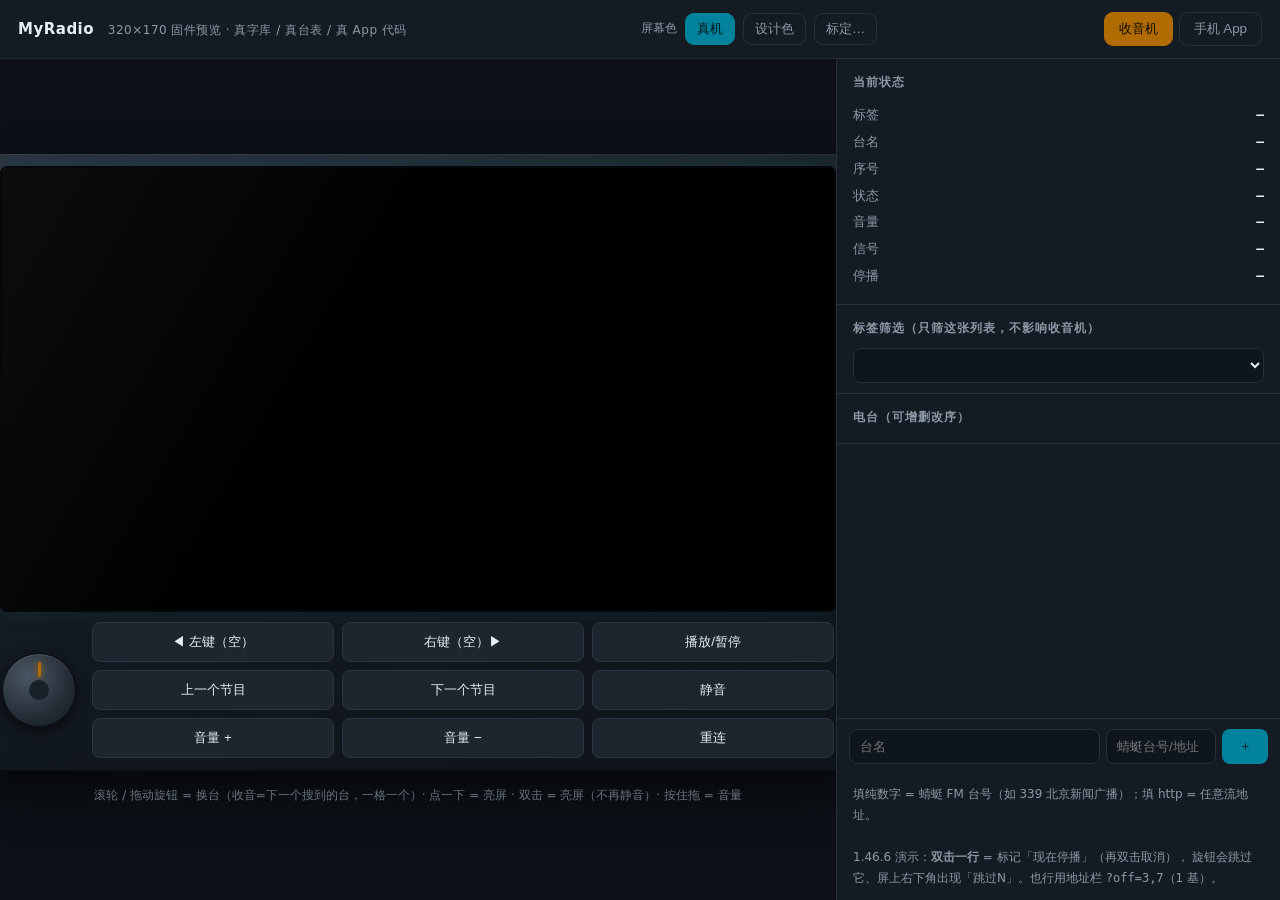
<file: tools/preview_template.html>
<!doctype html>
<html lang="zh-CN">
<head>
<meta charset="utf-8">
<meta name="viewport" content="width=device-width,initial-scale=1">
<title>MyRadio · 固件预览</title>
<style>
*{box-sizing:border-box;-webkit-tap-highlight-color:transparent}
:root{
  --bg:#0d1117;--panel:#151b23;--panel2:#1b232d;--line:#26303b;
  --txt:#e6edf3;--sub:#8b98a5;--accent:#b06b03;--cool:#01839d;--ok:#26a269;
}
html,body{margin:0;height:100%;background:var(--bg);color:var(--txt);
  font:14px/1.6 -apple-system,"PingFang SC","Microsoft YaHei",system-ui,sans-serif}
body{display:flex;flex-direction:column;overflow:hidden}
header{flex:0 0 auto;display:flex;align-items:center;gap:14px;padding:12px 18px;
  border-bottom:1px solid var(--line);background:var(--panel)}
header .brand{font-weight:700;font-size:15px;letter-spacing:.5px}
header .brand small{color:var(--sub);font-weight:400;margin-left:8px;font-size:12px}
header .tabs{display:flex;gap:6px;margin-left:auto}
header .tabs button{border:1px solid var(--line);background:transparent;color:var(--sub);
  padding:7px 14px;border-radius:9px;font:600 13px/1 inherit;cursor:pointer}
header .tabs button.on{background:var(--accent);border-color:var(--accent);color:#120c04}

main{flex:1 1 auto;display:flex;min-height:0}
.view{display:none;flex:1 1 auto;min-height:0;min-width:0}
.view.on{display:flex}

/* ---------- 左：设备 ---------- */
.stage{flex:1 1 auto;display:flex;align-items:center;justify-content:center;
  padding:20px;min-width:0;overflow:hidden}
/* 设备整体按可用空间等比缩放：宽度不够时缩，不裁切、不变形 */
.fitbox{flex:0 0 auto;position:relative}
.device{display:flex;flex-direction:column;align-items:center;gap:14px;
  transform-origin:top left}
.case{position:relative;padding:14px 16px 12px;border-radius:16px;
  background:linear-gradient(160deg,#2a333d,#131920 55%,#0e1319);
  box-shadow:0 22px 46px rgba(0,0,0,.55),inset 0 1px 0 rgba(255,255,255,.06);
  border:1px solid #0a0d11}
.screenwrap{position:relative;border-radius:5px;overflow:hidden;
  box-shadow:0 0 0 2px #05080a,0 0 22px rgba(1,131,157,.18)}
#screen{display:block;image-rendering:pixelated;width:832px;height:442px;background:#000}
.glare{position:absolute;inset:0;pointer-events:none;
  background:linear-gradient(120deg,rgba(255,255,255,.05),transparent 42%)}

/* ---- 1.45.0：屏幕色（真机 / 设计）与控制条 ---- */
.panctl{display:flex;align-items:center;gap:8px;margin-left:auto}
.panctl .lbl{font-size:12px;color:var(--sub)}
.panctl button{border:1px solid var(--line);background:transparent;color:var(--sub);
  padding:6px 11px;border-radius:9px;font:600 12px/1 inherit;cursor:pointer;white-space:nowrap}
.panctl button.on{background:var(--cool);border-color:var(--cool);color:#03181d}
.panbox{position:fixed;right:18px;top:58px;z-index:40;width:296px;padding:14px 16px 16px;
  border-radius:14px;background:var(--panel);border:1px solid var(--line);
  box-shadow:0 18px 44px rgba(0,0,0,.6);display:none}
.panbox.on{display:block}
.panbox h5{margin:0 0 10px;font:700 12px/1 inherit;color:var(--sub);letter-spacing:.4px}
.panbox .row{display:flex;align-items:center;gap:10px;margin-bottom:9px}
.panbox .row span{flex:0 0 62px;font-size:12px;color:var(--sub)}
.panbox .row input[type=range]{flex:1 1 auto;min-width:0;accent-color:var(--cool)}
.panbox .row b{flex:0 0 40px;text-align:right;font:600 12px/1 ui-monospace,monospace;color:var(--txt)}
.panbox .hint{margin-top:10px;font-size:11px;line-height:1.55;color:#6f7c8a}
.panbox .btns{display:flex;gap:8px;margin-top:12px}
.panbox .btns button{flex:1 1 auto;height:32px;border-radius:8px;border:1px solid var(--line);
  background:var(--panel2);color:var(--txt);font:600 12px/1 inherit;cursor:pointer}
.panbox .btns button.pri{background:var(--cool);border-color:var(--cool);color:#03181d}

.knobrow{display:flex;align-items:center;gap:16px;margin-top:12px;width:100%}
.knob{flex:0 0 auto;width:74px;height:74px;border-radius:50%;cursor:grab;
  background:radial-gradient(circle at 34% 30%,#4a5764,#232c35 62%,#131a21);
  box-shadow:0 4px 12px rgba(0,0,0,.6),inset 0 1px 0 rgba(255,255,255,.12);
  position:relative;border:1px solid #0a0d11;user-select:none}
.knob:active{cursor:grabbing}
.knob i{position:absolute;left:50%;top:8px;width:3px;height:15px;margin-left:-1.5px;
  background:var(--accent);border-radius:2px;box-shadow:0 0 6px var(--accent)}
.knob .cap{position:absolute;inset:26px;border-radius:50%;background:#182028}
.ir{display:grid;grid-template-columns:repeat(3,1fr);gap:8px;flex:1 1 auto;min-width:0}
.ir button{height:40px;border-radius:8px;border:1px solid #2b3541;background:#1d252e;
  color:var(--txt);font:600 13px/1.1 inherit;cursor:pointer;white-space:nowrap}
.ir button:active{background:#2b3644}
.ir .wide{grid-column:span 3}

/* ---------- 右：面板 ---------- */
.panel{flex:0 0 330px;border-left:1px solid var(--line);background:var(--panel);
  display:flex;flex-direction:column;min-height:0}
.panel .sec{padding:14px 16px;border-bottom:1px solid var(--line)}
.panel .sec h4{margin:0 0 10px;font-size:12px;letter-spacing:1px;color:var(--sub);
  font-weight:600;text-transform:uppercase}
.kv{display:flex;justify-content:space-between;font-size:13px;padding:3px 0;color:var(--sub)}
.kv b{color:var(--txt);font-weight:600;font-family:ui-monospace,Consolas,monospace}
.panel select{width:100%;background:#0f151c;border:1px solid var(--line);color:var(--txt);
  border-radius:8px;padding:8px 10px;font:13px/1.2 inherit;cursor:pointer}
.list{flex:1 1 auto;overflow:auto;padding:8px 10px}
.item{display:flex;align-items:center;gap:8px;padding:8px 10px;border-radius:8px;
  font-size:13px;cursor:pointer;color:var(--txt)}
.item:hover{background:var(--panel2)}
.item.cur{background:#2a2011;color:#ffd48a}
.item .ix{width:22px;color:var(--sub);font-size:11px;font-family:ui-monospace,monospace}
.item .nm{flex:1;overflow:hidden;text-overflow:ellipsis;white-space:nowrap}
.item .tg{font-size:10px;color:var(--cool);border:1px solid #123a44;border-radius:5px;padding:1px 4px}
.item .x{color:#6b7787;font-size:15px;padding:0 4px;border-radius:4px}
.item .x:hover{color:#ff6b6b;background:#2a1a1a}
.add{display:flex;gap:6px;padding:10px 12px;border-top:1px solid var(--line)}
.add input{flex:1;min-width:0;background:#0f151c;border:1px solid var(--line);color:var(--txt);
  border-radius:8px;padding:9px 10px;font:13px/1 inherit}
.add input:focus{outline:none;border-color:var(--cool)}
.add button{flex:0 0 46px;background:var(--cool);border:none;color:#02181d;
  font:700 16px/1 inherit;border-radius:8px;cursor:pointer}
.tip{color:var(--sub);font-size:12px;line-height:1.8;padding:10px 16px}

/* ---------- 手机 App ---------- */
.phonewrap{flex:0 0 auto;display:flex;align-items:center;justify-content:center;
  gap:18px;padding:16px 18px;min-height:0}
.phone{width:382px;height:762px;border-radius:38px;background:#0a0d11;padding:9px;
  box-shadow:0 26px 60px rgba(0,0,0,.6),inset 0 0 0 1px #222b35;flex:0 0 auto}
.phone iframe{width:100%;height:100%;border:none;border-radius:28px;background:#fdf6ec}
.appnote{flex:0 0 272px;color:var(--sub);font-size:12px;line-height:1.9}
.appnote b{color:var(--txt)}
</style>
</head>
<body>

<header>
  <div class="brand">MyRadio <small>320×170 固件预览 · 真字库 / 真台表 / 真 App 代码</small>
    <small id="fwv" style="margin-left:8px;opacity:.85"></small></div>
  <div class="panctl">
    <span class="lbl">屏幕色</span>
    <button id="panReal" class="on" title="按 ST7789 面板特性模拟：色域窄、黑位漏光、蓝偏弱">真机</button>
    <button id="panDesign" title="RGB565 精确还原值，不代表真机观感">设计色</button>
    <button id="panTune" title="对着真机调，把参数抄回 tools/gen_webpreview.py">标定…</button>
  </div>
  <div class="panbox" id="panBox">
    <h5>面板标定（改成真机上的样子）</h5>
    <div class="row"><span>黑位</span><input type="range" id="pBlack" min="0" max="40" step="1"><b id="vBlack"></b></div>
    <div class="row"><span>白点</span><input type="range" id="pWhite" min="200" max="255" step="1"><b id="vWhite"></b></div>
    <div class="row"><span>饱和度</span><input type="range" id="pSat" min="0.50" max="1.20" step="0.01"><b id="vSat"></b></div>
    <div class="row"><span>蓝通道</span><input type="range" id="pBlue" min="0.60" max="1.10" step="0.01"><b id="vBlue"></b></div>
    <div class="row"><span>对比度</span><input type="range" id="pCon" min="0.80" max="1.40" step="0.01"><b id="vCon"></b></div>
    <div class="btns"><button id="panCopy" class="pri">复制参数</button><button id="panReset">恢复默认</button></div>
    <div class="hint">对着真机调这五个数，调到「跟机器上一样」为止，点复制，把整行贴回
      <b>tools/gen_webpreview.py</b> 的 <b>PANEL = {…}</b> 就行 —— 以后每次生成预览都是这个口径。</div>
  </div>
  <div class="tabs">
    <button id="tabDev" class="on">收音机</button>
    <button id="tabApp">手机 App</button>
  </div>
</header>

<main>
  <!-- ============ 设备 ============ -->
  <section class="view on" id="viewDev">
    <div class="stage" id="stageDev">
     <div class="fitbox" id="fitbox">
      <div class="device" id="device">
        <div class="case">
          <div class="screenwrap">
            <canvas id="screen" width="320" height="170"></canvas>
            <div class="glare"></div>
          </div>
          <div class="knobrow">
            <div class="knob" id="knob"><i></i><div class="cap"></div></div>
            <div class="ir">
              <button data-ir="lkey" title="1.15.0 起不再分组，此键无功能（键位保留，老遥控器不用重学）">◀ 左键（空）</button>
              <button data-ir="rkey" title="1.15.0 起不再分组，此键无功能（键位保留，老遥控器不用重学）">右键（空）▶</button>
              <button data-ir="play">播放/暂停</button>
              <button data-ir="prev">上一个节目</button>
              <button data-ir="next">下一个节目</button>
              <button data-ir="mute">静音</button>
              <button data-ir="vup">音量 +</button>
              <button data-ir="vdn">音量 −</button>
              <button data-ir="reconnect">重连</button>
            </div>
          </div>
        </div>
        <div class="tip" style="text-align:center;padding:0">
          滚轮 / 拖动旋钮 = 换台（收音=下一个搜到的台，一格一个）· 点一下 = 亮屏 · 双击 = 亮屏（不再静音）· 按住拖 = 音量
        </div>
      </div>
     </div>
    </div>

    <aside class="panel">
      <div class="sec">
        <h4>当前状态</h4>
        <div class="kv"><span>标签</span><b id="sTag">—</b></div>
        <div class="kv"><span>台名</span><b id="sName">—</b></div>
        <div class="kv"><span>序号</span><b id="sIdx">—</b></div>
        <div class="kv"><span>状态</span><b id="sPs">—</b></div>
        <div class="kv"><span>音量</span><b id="sVol">—</b></div>
        <div class="kv"><span>信号</span><b id="sRssi">—</b></div>
        <div class="kv"><span>停播</span><b id="sOff">—</b></div>
      </div>
      <div class="sec" style="padding-bottom:10px">
        <h4>标签筛选（只筛这张列表，不影响收音机）</h4>
        <select id="tagSel"></select>
      </div>
      <div class="sec" style="padding-bottom:6px"><h4>电台（可增删改序）</h4></div>
      <div class="list" id="list"></div>
      <div class="add">
        <input id="addName" placeholder="台名">
        <input id="addSrc" placeholder="蜻蜓台号/地址" style="flex:0 0 110px">
        <button id="addBtn">＋</button>
      </div>
      <div class="tip">填纯数字 = 蜻蜓 FM 台号（如 339 北京新闻广播）；填 http = 任意流地址。</div>
      <div class="tip">1.46.6 演示：<b>双击一行</b> = 标记「现在停播」（再双击取消），
        旋钮会跳过它、屏上右下角出现「跳过N」。也行用地址栏 <code>?off=3,7</code>（1 基）。</div>
    </aside>
  </section>

  <!-- ============ 手机 App ============ -->
  <section class="view" id="viewApp">
    <div class="stage" id="stageApp"></div>
    <div class="phonewrap">
      <div class="phone"><iframe id="appFrame"></iframe></div>
      <div class="appnote">
        右边这个手机界面<b>不是重画的</b>，是把固件里 <b>webapp.h</b> 的原始 HTML
        原样塞进 iframe，再把它的 <b>fetch</b> 全接到左边的模拟器上。<br><br>
        五个页签都能点：<b>收音机</b>（屏幕镜像是按 ui.cpp 的坐标逐格重绘的，不是截图）、
        <b>电台</b>（可以拖左边把手排序、改标签、增删）、<b>记录</b>（收听时长）、
        <b>体检</b>（诊断 + 一键修复）、<b>设置</b>（配网、配对码、恢复出厂）。<br><br>
        在手机上点「下一台」，左边屏幕会同步动；拖一下台的顺序，左侧面板的台表也跟着变。
      </div>
    </div>
  </section>
</main>

<script>
/* ============================================================
   1. 字库（由 gen_webpreview.py 从 font_cn.h 导出）
   ============================================================ */
const SEED = __SEEDS_JSON__;
const WEBAPP = __WEBAPP_JSON__;

/* 1.4.2 起模拟屏改成矢量绘制（canvas fillText + 系统字体），
   不再内嵌点阵字库 —— 预览页从 ~720 KB 降到 ~100 KB，字也不再是方块锯齿。
   真机屏幕仍是 32px 点阵（flash 里那份 font_cn.h），那是硬件限制。 */

/* ============================================================
   2. 画布（320×170 逻辑分辨率，放大显示）
   ============================================================ */
const W = 320, H = 170, SCALE = 2.6;
const cv = document.getElementById('screen');
const ctx = cv.getContext('2d');

// 内部像素 = CSS 显示宽度 × dpr，再用 setTransform 缩回 320×170 逻辑坐标。
// 这样文字是真矢量（不再是把点阵放大），视网膜屏上也是锐的。
function resizeCanvas() {
  const s = (parseFloat(cv.style.width) || W * SCALE) / W;
  const dpr = Math.min(window.devicePixelRatio || 1, 3);
  const k = Math.max(2, s * dpr);
  const nw = Math.round(W * k), nh = Math.round(H * k);
  if (cv.width === nw && cv.height === nh) return false;
  cv.width = nw; cv.height = nh;
  ctx.setTransform(k, 0, 0, k, 0, 0);
  ctx.textBaseline = 'top';
  return true;
}

// ---- 1.45.0：调色板 ----
//  RAW = 固件 config.h 里 RGB565 值精确还原出来的 sRGB（"设计色"）。
//        它只代表"代码里写的是什么"，不等于"屏上看到的是什么"。
//  C   = 面板模拟之后的颜色（"真机色"），渲染全用它。逐项映射，见 panelSim()。
//  切换：右上角「真机 / 设计色」。
const RAW = __PALETTE_JSON__;
const PANEL = __PANEL_JSON__;      // 默认标定值来自 gen_webpreview.py
const PANEL0 = Object.assign({}, PANEL);
const C = {};                      // 屏幕真正使用的颜色表，由 applyPanel() 填充
let panReal = true;                // 默认显示真机色

const s2l = v => (v <= 0.04045 ? v / 12.92 : Math.pow((v + 0.055) / 1.055, 2.4));
const l2s = v => (v <= 0.0031308 ? v * 12.92 : 1.055 * Math.pow(v, 1 / 2.4) - 0.055);
const hx = h => [parseInt(h.substr(1, 2), 16), parseInt(h.substr(3, 2), 16), parseInt(h.substr(5, 2), 16)];
const cl = v => Math.max(0, Math.min(255, v));
function hx2(r, g, b) {
  const f = v => cl(Math.round(v)).toString(16).padStart(2, '0');
  return '#' + f(r) + f(g) + f(b);
}

// 面板模型：sRGB 值 → 这块 ST7789 小屏上真正发出来的颜色
function panelSim(hex, p) {
  let [r, g, b] = hx(hex).map(v => s2l(v / 255));
  // ① 色域窄：朝亮度灰点收缩（在线性域做，才是"去饱和"而不是"变暗"）
  const L = 0.2126 * r + 0.7152 * g + 0.0722 * b, s = p.sat;
  r = L + (r - L) * s; g = L + (g - L) * s; b = L + (b - L) * s;
  // ② 这块屏蓝通道偏弱（用户实测：青蓝发墨绿）
  b *= p.blue;
  r = l2s(r) * 255; g = l2s(g) * 255; b = l2s(b) * 255;
  // ③ 面板对比度（驱动 IC 的 γ 比 sRGB 陡），围绕中点缩放
  const mid = (p.white + p.black) / 2, c = p.contrast;
  r = mid + (r - mid) * c; g = mid + (g - mid) * c; b = mid + (b - mid) * c;
  r = cl(r); g = cl(g); b = cl(b);
  // ④ 压进面板实际能到的范围：纯黑 → black（背光漏光），纯白 → white
  const k = (p.white - p.black) / 255;
  return hx2(p.black + r * k, p.black + g * k, p.black + b * k);
}

function applyPanel() {
  for (const k in RAW) C[k] = panReal ? panelSim(RAW[k], PANEL) : RAW[k];
  const sc = document.getElementById('screen');
  if (sc) sc.style.background = C.bg;     // 画布底色也跟上，免得边上一圈和屏内不一致
}
applyPanel();

const FONT_CN = '"PingFang SC","Microsoft YaHei","Source Han Sans SC",system-ui,sans-serif';

/* ---------- 基本图元（canvas 矢量，不再是 framebuffer 逐像素） ---------- */
function rect(x, y, w, h, c) {
  if (w <= 0 || h <= 0) return;
  ctx.fillStyle = c;
  ctx.fillRect(x, y, w, h);
}
function lineRect(x, y, w, h, c) {
  ctx.strokeStyle = c; ctx.lineWidth = 1;
  ctx.strokeRect(x + .5, y + .5, w - 1, h - 1);
}
function dot(cx, cy, r, c) {
  ctx.fillStyle = c;
  ctx.beginPath(); ctx.arc(cx, cy, r, 0, Math.PI * 2); ctx.fill();
}
// 实心三角（对应 TFT_eSPI 的 fillTriangle）
function tri(x1, y1, x2, y2, x3, y3, c) {
  ctx.fillStyle = c;
  ctx.beginPath(); ctx.moveTo(x1, y1); ctx.lineTo(x2, y2); ctx.lineTo(x3, y3);
  ctx.closePath(); ctx.fill();
}

/* ---------- 文字（矢量；字号对齐真机点阵的视觉大小：16 / 32 的格子） ---------- */
// 1.38.3：三档字号，与真机字库对齐
//   true  -> 36px（台名）        35 是 canvas 视觉等效值（点阵 36px 实际字形略小）
//   false -> 16px（刻度数字等）
//   20    -> 20px（顶栏 / 三个框）
//  1.40.0：48 这一档是**粗体**——真机那边用的是微软雅黑 Bold 单独出的字库
//  （gen_font.py 的 font48，只收 ASCII）。预览页这边用合成粗体近似，
//  两边高度一样、字重一样，看效果就够了。
function fontOf(big) {
  const px = (big === true) ? 35 : (big === false) ? 15 : big;
  const weight = (big === 48) ? 'bold ' : '';
  return weight + px + 'px ' + FONT_CN;
}
function textWidth(s, big) {
  ctx.font = fontOf(big);
  return ctx.measureText(s).width;
}
function text(s, x, y, fg, bg, big) {
  ctx.font = fontOf(big);
  const w = ctx.measureText(s).width;
  if (bg) {                              // 先铺底色，挡住底下不干净的内容
    // 高度必须跟着字号走：原来写死 `big ? 32 : 16`，
    // 48px 那一档只铺 32px 高，字的下半截会漏出上一帧的内容。
    const h = (big === true) ? 36 : (big === false) ? 16 : big;
    ctx.fillStyle = bg;
    ctx.fillRect(x, y, Math.ceil(w) + 1, h);
  }
  ctx.fillStyle = fg;
  ctx.textBaseline = 'top';
  ctx.fillText(s, Math.round(x), Math.round(y));
}
function center(s, y, fg, bg, big) {
  const fs = (big === true) ? 36 : (big === false) ? 16 : big;
  text(s, Math.round((W - textWidth(s, fs)) / 2), y, fg, bg, fs);
}
/* 在色块里「垂直居中」写字。canvas 的 textBaseline='top' 对齐的是 em 框顶，
   而中文字形实际比 em 框高一点——按 y 直接写会看着偏上、甚至顶出块底。
   这里用 actualBoundingBox 量出真实字形高度再算基线。 */
/* 在色块里「垂直居中」写字。
   canvas 的 textBaseline='top' 对齐的是 em 框顶，中文字形实际在 y-1..y+11 之间（15px 字号实测），
   measureText 的 actualBoundingBox 各浏览器符号不一致、这里不依赖它，直接用实测字形高。 */
function textInBox(s, x, boxY, boxH, fg, bg, big) {
  ctx.font = fontOf(big);
  const m = ctx.measureText(s);
  if (bg) { ctx.fillStyle = bg; ctx.fillRect(x, boxY, Math.ceil(m.width) + 1, boxH); }
  ctx.fillStyle = fg;
  ctx.textAlign = 'left';
  ctx.textBaseline = 'top';
  const gh = big ? 25 : 13;                       // 字形实际高度
  ctx.fillText(s, Math.round(x), Math.round(boxY + (boxH - gh) / 2));
}

function badge(x, y, t, fg, bg) {
  const w = textWidth(t, false) + 8;
  rect(x, y, w, 20, bg);
  textInBox(t, x + 4, y, 20, fg, bg, false);   // 垂直居中，不贴上下边
  return x + w + 4;
}

/* ============================================================
   3. 状态机（对应 audio.cpp / input.cpp 的行为）
   ============================================================ */
const ALL  = SEED.list;          // 出厂全表（台数随台表变），恢复出厂时照它还原
const TAGS = SEED.tags || [];    // [{n,c}] 标签，只用于筛选
// 1.15.0：固件不再分组 —— 一张表，先后就是播放顺序（有声书均匀穿插在电台之间）。
// 标签只是「这台是什么内容」，点一下筛右边那张管理列表，不影响旋钮走哪台。
const mkItem = (s, i) => ({ n: s.n, u: s.u, t: SEED.tagOf ? (SEED.tagOf[i] | 0) : 0 });

// 1.46.36：已存的 WiFi（对应固件 /wifi.txt）。
// 1.46.51：容量 3 -> 4，并且回包里带 max —— App 按「总格数」画空位。
//   以前这里没有 mock，/api/wifi/list 落到 default 回 notfound，
//   于是「已存的 WiFi」永远显示「一个都没记」，「忘掉」也没法验。
let WSLOTS = [
  { ssid: '世界第一快', pass: '12345678' },
  { ssid: 'ChinaNet-home', pass: '87654321' }
];
const WIFI_MAX = 4;            // 和固件 WIFI_MAX_SLOTS 保持一致
function wifiListJson() {
  return {
    n: WSLOTS.length,
    max: WIFI_MAX,
    cur: 1,
    list: WSLOTS.map((x, i) => ({ i: i, ssid: x.ssid, on: i === 0 ? 1 : 0 }))
  };
}

const S = {
  list: ALL.map(mkItem),         // 整张表（对应固件里的 g_st，不再是某一组）
  tag: -1,                       // 面板列表的筛选标签，-1 = 全部
  cur: 0, preview: -1, pending: 0,
  ps: 2,                 // 0 暂停 1 连接中 2 播放中 3 缓冲 4 出错
  vol: 18, fmVol: 35,   // 1.44.0：原厂口径 —— 网络 6..21 默认 18，FM 6..63 默认 35
  wifi: true, rssi: -58,
  clock: '10:24', wd: '周六',
  learn: false,
  fmMode: false, fmFreq: 98000, lastTurnAt: 0,   // 收音模式：频率单位 kHz（?fm=1 演示）
  volHold: false,        // 1.26.0：按住旋钮正在调音量（对应固件的 A.volHold）
  off: {},               // 1.46.6：演示「现在停播」的台（下标 → true），换台会跳过
};
// 1.44.0：两路各自的顶（原厂口径 —— FM 是芯片 0..63，网络是音频库 0..21）
const volTop = () => (S.fmMode ? 63 : 21);

/* ---------------- 1.46.6：停播台自动跳过（对应固件 src/offair.cpp）----------------
   固件那边是真检测：连不上两回、或者解出来的样本连续 8 秒全是 0
   ⇒ 判「这台现在不播」→ 记进台账 → 换台跳过 → 15/30/45/60 分钟到期自动放回。
   预览页没有网络，所以给一个人工开关：
     · 双击列表里的一行 = 标记 / 取消「现在停播」
     · 地址栏 ?off=3,7,9 = 开局就标好（**1 基**，和列表里显示的序号一致）
   被标记的台：旋钮转不到、屏上右下角显示「跳过N」—— 和真机一致。 */
function offSkip(i) { return !!S.off[i]; }
function offHidden() { return Object.keys(S.off).filter(k => S.off[k]).length; }
function offStep(i, dir) {
  const n = S.list.length;
  if (!n) return i;
  let j = i;
  for (let k = 0; k < n; k++) { j = albumStep(j, dir); if (!offSkip(j)) return j; }
  return albumStep(i, dir);        // 整表都被跳过 → 退回普通换台（固件同款兜底）
}
// 删掉第 i 台后，off 里大于 i 的下标要跟着挪，否则「跳过」会歪到别人头上
function offDropAt(i) {
  const m = {};
  Object.keys(S.off).forEach(k => {
    const v = +k;
    if (!S.off[k] || v === i) return;
    m[v > i ? v - 1 : v] = true;
  });
  S.off = m;
}
(function initOff() {
  const raw = new URLSearchParams(location.search).get('off');
  if (!raw) return;
  raw.split(',').forEach(v => {
    const k = parseInt(v, 10) - 1;
    if (k >= 0 && k < S.list.length) S.off[k] = true;
  });
})();
const clamp = (v,a,b) => Math.max(a, Math.min(b, v));

/* ---------------- 1.19.0：电量 ----------------
   固件那边是从 ADC 读出来的（battery.cpp）。预览器没有硬件，就给个固定值，
   想演示「电量低」用 ?batt=3（低于 5% 会走播报分支），想演示没接电池用 ?batt=-1 */
const BATT = (() => {
  // 1.39.0 修 bug：原来写 `+(new URLSearchParams(...).get('batt'))`，
  // 不带参数时 get() 返回 null，`+null === 0` ⇒ pct 恒为 0%，
  // 于是屏上电量方块永远显示 0、还是红的。必须显式判 null。
  const raw = new URLSearchParams(location.search).get('batt');
  const q = (raw === null) ? NaN : +raw;
  if (q === -1) return { ok: false, pct: -1, mv: 0, chg: false };
  const pct = (q >= 0 && q <= 100) ? q : 82;
  // 百分比反推一个看着合理的毫伏：跟 battery.cpp 的曲线斜率大致对上
  const mv = Math.round(3400 + (pct / 100) * 800);
  // 默认不充电（想看充电态用 ?chg=1）
  const chgq = new URLSearchParams(location.search).get("chg");
  return { ok: true, pct, mv, chg: chgq === "1" };
})();

/* ---------------- 1.17.0：台的健康档案 ----------------
   口径与固件 src/health.cpp 一致：每台一个状态 0 没测过 / 1 正常 / 2 连不上 / 3 没声音。
   预览里没法真的解码，就按「播到且撑过 1.2 秒」算正常；另外预置三个问题台，
   好让「有问题」这个筛选一打开就有东西看。档案按地址存（跟固件一样按 url 指纹） */
const HL = {};                                  // url -> { st, fail, lastOk, lastChk }
const hlKeyOf = it => (it && (it.u || it.n)) || '?';
const hlNowSec = () => Math.floor(Date.now() / 1000);
let hlCurSeen = -1, hlAt = 0;

// 预置：第 4 台连不上（试过 2 次）、第 13 台没声音、第 41 台连不上 1 次
(function seedHl(){
  const mark = (i, st, fail) => {
    const it = S.list[i]; if (!it) return;
    HL[hlKeyOf(it)] = { st, fail, lastOk: st === 1 ? hlNowSec() - 600 : 0,
                        lastChk: hlNowSec() - 1800 };
  };
  mark(3, 2, 2); mark(12, 3, 0); mark(40, 2, 1);
})();

function hlJson(one){
  const total = S.list.length;

  // 单台详情
  if (one !== undefined && one !== null && one !== ''){
    const i = +one, it = S.list[i] || {};
    const r = HL[hlKeyOf(it)] || { st: 0, fail: 0, lastOk: 0, lastChk: 0 };
    return { i, n: it.n || '', st: r.st, v: ['unk','ok','bad','dim'][r.st] || 'unk',
             fail: r.fail, lastOk: r.lastOk, lastChk: r.lastChk, lv: r.lv || 0,
             ep: isQtfm(it.u) ? 1 : 0, live: (S.cur === i && S.ps >= 1) ? 1 : 0 };
  }

  // 换台 → 重新计时（对应固件里 startIndex 开一次体检会话）
  if (S.cur !== hlCurSeen){ hlCurSeen = S.cur; hlAt = Date.now(); }

  let s = '', f = '', ok = 0, bad = 0, dim = 0, unk = 0;
  for (let i = 0; i < total; i++){
    const r = HL[hlKeyOf(S.list[i])];
    const st = r ? r.st : 0;
    if (st === 1) ok++; else if (st === 2) bad++; else if (st === 3) dim++; else unk++;
    s += String(st);
    f += String(Math.min(r ? r.fail : 0, 9));
  }

  // 正在播的这一台：撑过 1.2 秒就算出过声（跟固件「累计有声 250ms 判正常」一个意思）
  const el = (Date.now() - hlAt) / 1000;
  let cst = 0;
  if (S.ps === 2 && el > 1.2) cst = 1;
  else if (S.ps === 4) cst = 2;
  if (cst === 1){
    const it = S.list[S.cur];
    const r = HL[hlKeyOf(it)];
    if (!r || r.st !== 1){
      HL[hlKeyOf(it)] = { st: 1, fail: 0, lastOk: hlNowSec(), lastChk: hlNowSec() };
    }
  }
  const lv = cst === 1 ? 26 + Math.round(Math.abs(Math.sin(Date.now() / 170)) * 58) : 0;

  return { n: total, s, f, c: { ok, bad, dim, unk },
           cur: { i: S.cur, st: cst, lv, sec: Math.round(el), why: cst === 2 ? '连不上' : '' } };
}

/* ---------------- 收音波段环（1.10.0）：一个旋钮走完 长波→中波→调频→短波 ----------------
   与 src/fm.cpp 的 kBands / radioWalk() 一一对应，频率单位全部是 kHz。
   长波 153~279、中波 531~1602、调频 64000~108000、短波 2300~26100。
   跨过波段边界直接跳到下一波段的第一格 —— 空白频段不占格子，所以「不用切波段」。 */
const RBANDS = [
  { k: 'LW', lo: 153,   hi: 279,    step: 9   },
  { k: 'MW', lo: 531,   hi: 1602,   step: 9   },
  { k: 'FM', lo: 64000, hi: 108000, step: 100 },
  { k: 'SW', lo: 2300,  hi: 26100,  step: 5   },
];
function radioClosest(khz){
  let best = RBANDS[0].lo, bd = Infinity;
  for (const b of RBANDS){
    for (const e of [b.lo, b.hi]){
      const d = Math.abs(khz - e);
      if (d < bd){ bd = d; best = e; }
    }
  }
  return best;
}
function radioBandOf(khz){
  for (let i = 0; i < RBANDS.length; i++)
    if (khz >= RBANDS[i].lo && khz <= RBANDS[i].hi) return i;
  const near = radioClosest(khz);
  for (let i = 0; i < RBANDS.length; i++)
    if (near >= RBANDS[i].lo && near <= RBANDS[i].hi) return i;
  return 0;
}
function radioSnap(khz){
  for (const b of RBANDS) if (khz >= b.lo && khz <= b.hi) return khz;
  return radioClosest(khz);
}
function radioWalk(khz, clicks, gear){
  let k = radioSnap(khz), bi = radioBandOf(k);
  if (!gear || gear < 1) gear = 1;
  let n = Math.abs(clicks); if (n > 400) n = 400;
  for (let i = 0; i < n; i++){
    const st = RBANDS[bi].step * gear;
    if (clicks > 0){
      let v = k + st;
      if (v > RBANDS[bi].hi){ bi = (bi + 1) % RBANDS.length; v = RBANDS[bi].lo; }
      k = v;
    } else {
      let v = k - st;
      if (v < RBANDS[bi].lo){ bi = (bi + RBANDS.length - 1) % RBANDS.length; v = RBANDS[bi].hi; }
      k = v;
    }
  }
  return k;
}
// 转速 → 加速倍数：慢转 1（精调）、正常 5、快转 10、甩起来 30
function radioGear(msPerClick){
  if (msPerClick <= 60)  return 30;
  if (msPerClick <= 130) return 10;
  if (msPerClick <= 400) return 5;
  return 1;
}
function radioBandWord(khz){
  const k = RBANDS[radioBandOf(khz)].k;
  return ({ LW: '长波', MW: '中波', SW: '短波' })[k] || '调频';
}
function radioFreqText(khz){
  if (RBANDS[radioBandOf(khz)].k === 'FM') return 'FM ' + (khz / 1000).toFixed(1);
  return radioBandWord(khz) + ' ' + khz;
}


/* ============================================================
   1.9.0「集」层 —— 一部书 = 一个台
     台表里只有一行（台名就是书名），各集地址在 EPIS 里。
     规则与 src/epis.cpp 完全一致：播完接下一集、最后一集回第一集。
     EPIS_CUR 相当于固件的 /epis.txt（每部书听到第几集）。
   ============================================================ */
const EPIS = SEED.epis || { books: [], items: [] };
const EPIS_CUR = {};
// 1.46.33：跟固件的 s_next[] 对应 —— App 里设的「下次调到这个台时从第 X 集起」。
//   -1 / undefined = 没设。起播时取一次就作废（与 audio.cpp 的 episTakeNext 一致）。
const EPIS_NEXT = {};
function bookOfName(nm) {
  for (let b = 0; b < EPIS.books.length; b++) {
    const bn = EPIS.books[b].n || '';
    if (!bn) continue;
    if (nm === bn || (nm && nm.startsWith(bn) && nm[bn.length] === ' ')) return b;
  }
  return -1;
}
function bookOfStation(i) {
  const st = S.list[i];
  return st ? bookOfName(st.n) : -1;
}
function epCount(b) { return (b >= 0 && EPIS.books[b]) ? EPIS.books[b].c : 0; }
function epCur(b) {
  const n = epCount(b);
  if (n <= 0) return -1;
  const e = EPIS_CUR[b] | 0;
  return (e < 0 || e >= n) ? 0 : e;
}
function epSetCur(b, e) {
  const n = epCount(b);
  if (n <= 0) return;
  EPIS_CUR[b] = clamp(e | 0, 0, n - 1);
}
// 1.46.33：下次从第 X 集（一次性的起播点）
function epNext(b) {
  const n = epCount(b);
  if (n <= 0) return -1;
  const e = EPIS_NEXT[b];
  if (typeof e !== 'number' || e < 0 || e >= n) return -1;
  return e;
}
function epSetNext(b, e) {
  const n = epCount(b);
  if (n <= 0) return;
  EPIS_NEXT[b] = (e < 0) ? -1 : clamp(e | 0, 0, n - 1);
}
function epTakeNext(b) {
  const e = epNext(b);
  if (e < 0) return -1;
  EPIS_NEXT[b] = -1;
  return e;
}
function epStep(b, dir) {
  const n = epCount(b);
  if (n <= 1) return 0;
  return ((epCur(b) + (dir >= 0 ? 1 : -1)) % n + n) % n;
}
function epTitle(b, e) {
  const B = EPIS.books[b];
  if (!B || e < 0 || e >= B.c) return '';
  return (EPIS.items[B.f + e] || {}).t || '';
}
// 方向参数：App 发数字（-1 / 1），顺手也认 'prev' / 'next' 这种写法
const dirOf = v => (v === 'prev' || v === 'down' || +v < 0) ? -1 : 1;

// 预览用的假收听记录（App 的「记录」页要显示东西）
const _now = Math.floor(Date.now() / 1000);
const MHIST = {
  total: 36000, today: 2460, plays: 12,
  days: [2460, 3600, 900, 5400, 1200, 0, 2400].map((s, i) => {
    const d = new Date(); d.setDate(d.getDate() - i);
    return { d: d.toISOString().slice(0, 10), s, p: 1 };
  }),
  list: [
    { n: '中国之声', g: '北京', s: 7200, last: _now - 300, p: 5 },
    { n: '北京新闻广播', g: '北京', s: 3600, last: _now - 4200, p: 3 },
    { n: '经济之声', g: '北京', s: 1800, last: _now - 9000, p: 2 },
    { n: '天津相声广播', g: '天津', s: 900, last: _now - 86400, p: 1 },
  ]
};
const mod = (v,n) => ((v % n) + n) % n;
const isQtfm = u => /^\d+$/.test(u || '');

/* ============================================================
   1.7.0「节目」层 —— 判据与固件 album.cpp 完全相同
     「三国演义 001」属于节目「三国演义」，同节目的台在组内连续，
     整段算一个单元。旋钮换的是单元（一部书 / 一个普通台），不是集。
     每部书播到第几集记在 PROG 里（固件对应 /album.txt）。
   ============================================================ */
const PROG = {};

function albumSplit(name) {                    // "三国演义 001" -> "三国演义"
  const m = /^(.{2,}?) (\d{2,4})$/.exec(name || '');
  return m ? m[1] : null;
}
function unitStart(i) {
  const L = S.list;
  if (i < 0 || i >= L.length) return -1;
  const a = albumSplit(L[i].n);
  if (!a) return i;                            // 普通台自成单元
  let k = i;
  while (k > 0 && albumSplit(L[k - 1].n) === a) k--;
  return k;
}
function unitEnd(i) {
  const L = S.list;
  if (i < 0 || i >= L.length) return -1;
  const a = albumSplit(L[i].n);
  if (!a) return i;
  let k = i;
  while (k + 1 < L.length && albumSplit(L[k + 1].n) === a) k++;
  return k;
}
function albumStep(i, dir) {                   // 走一个单元，返回落点
  const n = S.list.length;
  if (!n) return -1;
  if (i < 0 || i >= n) i = 0;
  const s0 = unitStart(i), e0 = unitEnd(i);
  const j = mod(dir >= 0 ? e0 + 1 : s0 - 1, n);
  return unitStart(j);
}
function albumEntry(i) {                       // 单元入口：有声书从上次停的那集接着放
  const s0 = unitStart(i);
  if (s0 < 0) return -1;
  const a = albumSplit(S.list[s0].n);
  if (!a) return s0;
  const rec = PROG[a];
  if (rec !== undefined && rec >= s0 && rec < S.list.length &&
      albumSplit(S.list[rec].n) === a) return rec;
  return s0;
}
function stepUnit(base, steps) {
  const n = S.list.length;
  if (!n) return -1;
  if (base < 0 || base >= n) base = 0;
  steps = clamp(steps, -n, n);
  let idx = base;
  // 1.46.6：格子按「能听的台」走 —— 停播的台直接跳过（与 input.cpp 的 stepUnit 一致）
  while (steps > 0) { idx = offStep(idx, +1); steps--; }
  while (steps < 0) { idx = offStep(idx, -1); steps++; }
  return idx;
}
function albumRemember(i) {
  const a = albumSplit((S.list[i] || {}).n);
  if (a) PROG[a] = i;
}

let commitTimer = null, playTimer = null;

// 1.15.0：不再有「切分组」。setTag 只筛右侧那张管理列表 ——
// 屏幕、播放顺序、旋钮走的台，全都还是同一张表。
function setTag(t) {
  S.tag = t;
  renderList();
  syncPanel(true);
}
function tagCount(t) { let c = 0; for (const o of S.list) if ((o.t | 0) === t) c++; return c; }
function renderTagSel() {
  const sel = $('#tagSel');
  if (!sel) return;
  sel.innerHTML = `<option value="-1">全部（${S.list.length} 台）</option>` +
    TAGS.map((g, i) => `<option value="${i}">${escapeHtml(g.n)}（${tagCount(i)} 台）</option>`).join('');
  sel.value = String(S.tag);
}
// 当前这台（或预览到的那台）所属的标签名 —— 顶栏那一小块、面板「标签」都靠它
const tagName = i => (TAGS[((S.list[i] || {}).t) | 0] || {}).n || '';

function startPlay(idx) {
  S.cur = idx; S.preview = -1; S.pending = 0;
  {
    // 1.46.33：调到这个台时，先看有没有「下次从第 X 集」（用一次就作废）
    const bk = bookOfStation(idx);
    if (bk >= 0) {
      const nx = epTakeNext(bk);
      if (nx >= 0) epSetCur(bk, nx);
    }
  }
  albumRemember(idx);                  // 记住这部书听到第几集
  S.ps = 1;
  clearTimeout(playTimer);
  playTimer = setTimeout(() => { S.ps = 2; }, 750);
}

function rotate(dir) {
  const n = S.list.length;
  if (held) {
    S.volHold = true;                    // 1.26.0：进「音量显示」，台名区换成大字
    S.vol = clamp(S.vol + dir * 2, 0, 100);
    S.muted = false;
    return;
  }
  // 收音模式：转的就是频率（与 input.cpp 的 radioTurn 同规则）。
  // 预览页一个按钮算一格，间隔按「正常速度」给 5 个频道
  if (S.fmMode) {
    const now = performance.now();
    const per = S.lastTurnAt ? (now - S.lastTurnAt) : 9999;
    S.lastTurnAt = now;
    S.fmFreq = radioWalk(S.fmFreq, dir, radioGear(per));
    return;
  }
  if (!n) return;
  S.pending += dir;
  S.preview = albumEntry(stepUnit(S.cur, S.pending));   // 一格一个节目，不再逐集
  clearTimeout(commitTimer);
  commitTimer = setTimeout(() => {
    if (S.pending !== 0) startPlay(S.preview);
  }, 250);
}

// 1.15.0：点一下旋钮**什么都不做**，只把屏幕点亮（固件里是 actTouch）。
// 预览页没有熄屏，所以这里真的是空函数 —— 别顺手改成「换台」：
// 旋钮转动已经在换台，单击再换一次会让老人误碰就跳台。
function press() { /* 只亮屏，无动作 */ }

// 真·播放/暂停。机器上点旋钮已经不是它了，只剩遥控器键和 App 有这个动作
function playPause() {
  if (S.ps === 2 || S.ps === 3) S.ps = 0;
  else S.ps = 2;
}
function doublePress() { /* 1.38.0：双击不再静音，只亮屏（与 input.cpp 一致） */ }
function longPress() { startPlay(S.cur); }

function step(dir) {
  const n = S.list.length; if (!n) return;
  startPlay(albumEntry(stepUnit(S.cur, dir >= 0 ? 1 : -1)));
}

/* ============================================================
   4. 绘制（坐标与 ui.cpp 一一对应）
   ============================================================ */
// ---- 1.38.3：布局（与 ui.cpp 的宏一一对应）----
// 1.38.5：顶栏 22→24（20px 字在 22px 里上下各 1px，贴边）
const TOP_H = 24, MAIN_Y = 24, MAIN_H = 80;   // 顶栏 0..23 / 台名区 24..103
const BOX_Y = 106, BOX_H = 24;                // 三个框 106..129
const BOX1_X = 5,   BOX1_W = 118;
const BOX2_X = 128, BOX2_W = 86;
const BOX3_X = 219, BOX3_W = 96;
// 刻度区 40px 四段：130..137 三角 / 138..153 数字 / 154..169 刻度
// 1.38.5：去掉倒三角，130..145 给数字，146..169 给指针＋刻度
const TUN_Y = 130, TUN_H = H - TUN_Y;
const TUN_NUM_Y = 130, TUN_PTR_Y = 146;
const DIAL_PX = 8;                            // 每 0.1MHz 占 8px（1MHz=80px，稀疏）
const DIAL_CX = W >> 1;
const MARGIN = 5, BIG_PX = 36, MID_PX = 20, SML_PX = 16, F7_H = 48;
/* 兼容旧名（别处还在引用）—— 注意不要再声明 DIAL_PX，上面已经有了 */
const FREQ_Y = MAIN_Y, FREQ_H = MAIN_H;

const PS_TXT = ['已暂停', '连接中', '播放中', '缓冲中', '出错了'];
// 台数到三位（100/140）时序号占掉半个框宽，状态词要退成 2 字
const PS_TXT_SHORT = ['暂停', '连接', '播放', '缓冲', '出错'];
function psShort(st) {
  if (st === '调频收音') return '调频';
  if (st === '中波收音') return '中波';
  if (st === '长波收音') return '长波';
  if (st === '短波收音') return '短波';
  if (st === '已静音') return '静音';
  const i = PS_TXT.indexOf(st);
  return i >= 0 ? PS_TXT_SHORT[i] : st;
}
function psColor() {
  if (S.fmMode) return S.muted ? C.sub : C.cool;   // 收音不靠网络，红点会让人以为坏了
  if (!S.wifi) return C.err;
  return [C.sub, C.accent, C.cool, C.accent, C.err][S.ps] || C.sub;
}



/* ============================================================
   1.39.0：台名清洗 —— 去掉「FM/AM + 数字频段」
   与 ui.cpp 的 cleanName() 同一套规则：
     ① FM/AM + 紧跟数字 → 删
     ② 独立的频率 token（落在任何波段里、位数 2~5）→ 删
        CCTV1 / CCTV10 里的 1、10 不在波段里，不会被误删
     ③ 修首尾空白标点
     ④ 全删空就退回原名
   ============================================================ */
function freqTok(v, digits) {
  if (digits >= 2 && digits <= 5) {
    if (v >= 640 && v <= 1080) return true;
    if (v >= 153 && v <= 279) return true;
    if (v >= 531 && v <= 1602) return true;
    if (v >= 2300 && v <= 26100) return true;
  }
  return false;
}
function cleanName(s) {
  if (!s) return '';
  let buf = '';
  for (let i = 0; i < s.length; ) {
    const c = s[i];
    const isFm = (c === 'F' || c === 'f' || c === 'A' || c === 'a');
    const isMm = (s[i + 1] === 'M' || s[i + 1] === 'm');
    if (isFm && isMm) {
      let j = i + 2;
      while (s[j] === ' ' || s[j] === '-') j++;
      let any = false;
      while (j < s.length && ((s[j] >= '0' && s[j] <= '9') || s[j] === '.')) { j++; any = true; }
      if (any) { i = j; continue; }
    }
    buf += c; i++;
  }
  let out = '';
  for (let i = 0; i < buf.length; ) {
    if (buf[i] >= '0' && buf[i] <= '9') {
      let j = i, v = 0, digits = 0, dot = false;
      while (j < buf.length && ((buf[j] >= '0' && buf[j] <= '9') || buf[j] === '.')) {
        if (buf[j] === '.') {
          if (dot) break;
          dot = true;
          j++;
          if (buf[j] >= '0' && buf[j] <= '9') { v = v * 10 + (+buf[j]); j++; }
          while (j < buf.length && buf[j] >= '0' && buf[j] <= '9') j++;
          break;
        }
        v = v * 10 + (+buf[j]); digits++; j++;
      }
      const eff = digits + (dot ? 1 : 0);
      if (freqTok(v, eff)) { i = j; continue; }
      out += buf.slice(i, j); i = j;
      continue;
    }
    out += buf[i]; i++;
  }
  out = out.replace(/^[\s\-|]+/, '').replace(/[\s\-|]+$/, '');
  return out || s;
}

/* 超长文字滚动（与 ui.cpp drawScrolling 同参数） */
const SCROLL_SPEED_PX_S = 24, SCROLL_HOLD_MS = 1200;
const _scrollAt = {};
function drawScrolling(str, y, fg, fs) {
  const avail = W - 12;
  const tw = textWidth(str, fs);
  if (tw <= avail) { center(str, y, fg, null, fs); return; }

  const now = Date.now();
  const key = str + '|' + fs;
  if (_scrollAt[key] === undefined) _scrollAt[key] = now;
  const span = tw - avail + 24;
  const cycle = Math.round(span * 1000 / SCROLL_SPEED_PX_S) + SCROLL_HOLD_MS;
  let tt = (now - _scrollAt[key]) % cycle;
  let off = 0;
  if (tt >= SCROLL_HOLD_MS) off = Math.min(span, Math.round((tt - SCROLL_HOLD_MS) * SCROLL_SPEED_PX_S / 1000));

  ctx.save();
  ctx.beginPath();
  ctx.rect(0, y - 2, W, fs === 36 ? 40 : 20);
  ctx.clip();
  text(str, 6 - off, y, fg, null, fs);
  ctx.restore();
}

/* ============================================================
   七段数码（模拟 TFT_eSPI 的 font 7 = Font7srle，48px 高、数字宽 32px）
   原厂 drawSprite 就是 spr.drawFloat(freq, 1, 160, 60, 7)，
   预览页用 canvas 手绘同样形态，肉眼看起来就是那块屏。
   ============================================================ */
const SEG_ON = {
  '0':'abcdef', '1':'bc', '2':'abged', '3':'abgcd', '4':'fgbc',
  '5':'afgcd', '6':'afgedc', '7':'abc', '8':'abcdefg', '9':'abcdfg',
  '-':'g', ' ':''
};
function segDigit(x, y, ch, w, h, t, col) {
  const segs = SEG_ON[ch];
  if (segs === undefined) return;
  const has = c => segs.indexOf(c) >= 0;
  ctx.fillStyle = col;
  const hh = Math.floor(h / 2);
  const put = (rx, ry, rw, rh) => ctx.fillRect(rx, ry, rw, rh);
  if (has('a')) put(x + t, y, w - 2 * t, t);                       // 上
  if (has('g')) put(x + t, y + hh - (t >> 1), w - 2 * t, t);       // 中
  if (has('d')) put(x + t, y + h - t, w - 2 * t, t);               // 下
  if (has('f')) put(x, y + t, t, hh - t);                          // 左上
  if (has('b')) put(x + w - t, y + t, t, hh - t);                  // 右上
  if (has('e')) put(x, y + hh, t, hh - t);                         // 左下
  if (has('c')) put(x + w - t, y + hh, t, hh - t);                 // 右下
}
/* 把 "98.0" 这样的串按 font7 的宽度规则画出来，居中在 cx */
function drawSevenSeg(str, cx, cy, col) {
  const H7 = 48, WD = 32, WDT = 12, T = 7, GAP = 1;
  let total = 0;
  for (const ch of str) total += (ch === '.' || ch === '-' || ch === ' ') ? WDT : WD;
  total += (str.length - 1) * GAP;
  let x = Math.round(cx - total / 2);
  const y = Math.round(cy - H7 / 2);
  for (const ch of str) {
    if (ch === '.') {                        // 小数点：画成底部的方块
      ctx.fillStyle = col;
      ctx.fillRect(x + 2, y + H7 - T, T, T);
      x += WDT + GAP;
    } else if (ch === ' ' || ch === '-') {
      if (ch === '-') segDigit(x, y, '-', WD, H7, T, col);
      x += (ch === '-' ? WD : WDT) + GAP;
    } else {
      segDigit(x, y, ch, WD, H7, T, col);
      x += WD + GAP;
    }
  }
}

// 超宽截断（与 ui.cpp 的 cutTo 一致）
function cutTo(s, maxW, big) {
  let out = '';
  for (const ch of s) {
    if (textWidth(out + ch, big) > maxW - (big ? BIG_PX : 16)) return out + '…';
    out += ch;
  }
  return out;
}

/* 1.38.2：顶栏电量条（4 格，与 ui.cpp 的 drawBatt 同坐标同分档）
   为什么是 4 格不是百分比：电压法在平台区差 100mV 就是 30 个百分点，
   写死一个数字迟早被看出不对。精确值看右侧面板。 */
// 1.38.3：电量图标（1.19.0 的 20×10 造型），按**真实百分比**填充
// 1.38.5：电量 = 长方块（48×20），百分比数字写在方块**里面**
//   填充跟着真实电量走，数字压在上面居中。
// 电量方块 48×20：数字写在方块里，填充按真实电量走。
//
//  1.40.0 按用户要求改三档配色：≥40% 蓝 / <40% 黄 / <10% 红。
//  数字用白色 + 深色描边（真机那边是同一套：透明字形 + 1px 描边），
//  这样压在任何底色上都读得清 —— 原来把"填充色"当文字底色填入，
//  方块右半边会多出一条彩条，看着就是"电池图标显示不正常"。
function drawBattIcon(x, y) {
  const W2 = 48, H2 = 20;
  if (!BATT.ok) {
    lineRect(x, y, W2, H2, C.sub);
    ctx.strokeStyle = C.sub; ctx.lineWidth = 1; ctx.beginPath();
    ctx.moveTo(x + 3, y + H2 - 3); ctx.lineTo(x + W2 - 3, y + 3); ctx.stroke();
    return;
  }
  const pct = Math.max(0, Math.min(100, BATT.pct | 0));
  const bar = (pct < 10) ? C.battLow : (pct < 40) ? C.battMid : C.battHi;

  // 槽底 + 外框
  rect(x, y, W2, H2, C.barBg);
  lineRect(x, y, W2, H2, C.sub);

  // 填充（四舍五入，别在 99% 时看着差一格）
  const inner = W2 - 4;
  const fw = Math.round(inner * pct / 100);
  if (fw > 0) rect(x + 2, y + 2, fw, H2 - 4, bar);

  // 数字：白字 + 深色描边
  const b = String(pct);
  const tw = textWidth(b, false);
  const tx = x + Math.round((W2 - tw) / 2);
  const ty = y + 2;
  text(b, tx + 1, ty + 1, C.bg, null, false);      // 描边
  text(b, tx, ty, C.white, null, false);           // 正文

  if (BATT.chg) {
    rect(x + W2 - 7, y + 3, 2, 3, C.accent);
    rect(x + W2 - 6, y + 6, 2, 2, C.accent);
    rect(x + W2 - 7, y + 8, 2, 2, C.accent);
  }
}

function drawBatt(x, y) { drawBattIcon(x, y); }

function drawTop() {
  rect(0, 0, W, TOP_H, C.bg);
  const now = new Date();
  const clk = String(now.getHours()).padStart(2, '0') + ':' + String(now.getMinutes()).padStart(2, '0');

  // 左：时钟 + 星期（16px）
  let x = MARGIN;
  text(clk, x, 4, C.time, C.bg, false);
  x += textWidth(clk, false) + 4;
  const wd = ['周日', '周一', '周二', '周三', '周四', '周五', '周六'][now.getDay()];
  text(wd, x, 4, C.sub, C.bg, false);
  x += textWidth(wd, false) + 5;

  // 黄色徽标：广播 / 网络广播
  // 1.39.0：20 → 16px。20px 字塞 20px 块上下零间距，看着顶到上沿
  const md = S.fmMode ? '广播' : '网络广播';
  const mw = textWidth(md, false) + 8;
  rect(x, 2, mw, 20, C.bandBg);
  textInBox(md, x + 4, 2, 20, C.bandFg, C.bandBg, false);

  // 右：电量方块 48×20
  let rx = W - MARGIN - 48;
  drawBattIcon(rx, 2);

  // 信号柱：两个模式都显示（广播用芯片 RSSI）
  const sigOk = S.fmMode ? true : S.wifi;
  const sigV  = S.fmMode ? (S.fmRssi || 0) : S.rssi;
  const bars = sigOk ? (sigV > -55 ? 4 : sigV > -67 ? 3 : sigV > -78 ? 2 : 1) : 0;
  rx -= 4 + 24;
  for (let i = 0; i < 4; i++) {
    const h = 4 + i * 3;
    rect(rx + i * 6, 3 + 13 - h, 4, h, i < bars ? C.cool : C.barBg);
  }

  // WiFi 徽标只在网络模式画（广播时没有 WiFi 这回事）
  if (!S.fmMode) {
    const wf = S.wifi ? 'WiFi' : '断网';
    const ww = textWidth(wf, false) + 8;
    const wbg = S.wifi ? C.modeBg : C.err;
    rx -= 4 + ww;
    rect(rx, 2, ww, 20, wbg);
    textInBox(wf, rx + 4, 2, 20, C.modeFg, wbg, false);
  }
}

function drawMain() {
  rect(0, MAIN_Y, W, MAIN_H, C.bg);

  if (S.volHold) {
    const v = S.fmMode ? (S.fmVol || S.vol) : S.vol;
    center('音量 ' + v, MAIN_Y + (MAIN_H - BIG_PX) / 2, C.name, C.bg, true);
    return;
  }

  if (S.fmMode) {
    if (S.fmScan) {
      center('正在搜台 ' + (S.fmProg || 0) + '%', MAIN_Y + (MAIN_H - BIG_PX) / 2, C.name, C.bg, true);
      return;
    }
    const band = RBANDS[radioBandOf(S.fmFreq)];
    // 1.46.59：不再有「没有台」这一屏 —— 搜台改成手动之后，一台没搜过也能
    //   正常听（旋钮直接调频率）。原来那屏会在"正听着"的时候写"没有台"。
    // 1.40.0：48px 加粗（用户要求「频段数字加大加粗」）
    let f;
    if (band.k === 'FM') f = 'FM ' + Math.floor(S.fmFreq / 1000) + '.' + Math.floor((S.fmFreq % 1000) / 100);
    else f = radioBandWord(S.fmFreq) + ' ' + S.fmFreq;
    center(f, MAIN_Y + (MAIN_H - 48) / 2 - 2, C.name, C.bg, 48);
    text(radioBandWord(S.fmFreq), 6, MAIN_Y + MAIN_H - 22, C.sub, C.bg, false);
    return;
  }

  // 网络：台名（清洗 + 超长滚动）
  const idx = S.preview >= 0 ? S.preview : S.cur;
  const st = S.list[idx];
  const rawName = st ? st.n : '没有电台';
  const nm = cleanName(rawName);
  const col = S.preview >= 0 ? C.sub : C.name;

  const bk = bookOfStation(idx);
  if (bk >= 0) {
    const e = epCur(bk), tt = epTitle(bk, e);
    drawScrolling(nm, MAIN_Y + 8, col, 36);
    const sb = '第' + (e + 1) + '集' + (tt ? ' ' + tt : '');
    drawScrolling(sb, MAIN_Y + MAIN_H - 20, C.sub, 16);
    text('网络', 6, MAIN_Y + MAIN_H - 22, C.sub, C.bg, false);
    return;
  }
  drawScrolling(nm, MAIN_Y + (MAIN_H - BIG_PX) / 2 - 4, col, 36);
  text('网络', 6, MAIN_Y + MAIN_H - 22, C.sub, C.bg, false);
  // 1.46.6：右下角「跳过N」。只画普通台 —— 有声书那一行是集标题，整行都在滚动。
  const offN = offHidden();
  if (offN > 0) {
    const ob = '跳过' + offN;
    text(ob, W - 6 - textWidth(ob, false), MAIN_Y + MAIN_H - 22, C.sub, C.bg, false);
  }
}

// 刻度条（1.4.4 真机调谐样式）：指针钉在屏幕正中不动，刻度随台滚动
// 台序 → FM 频率（×10 的整数，1042 表示 104.2），与 ui.cpp 的 freq10() 一致
// 只给「台名里没写频率」的台用；取整用 floor，和 C 的整数除法一样（round 会差 1 个 0.1MHz）
function freq10(i, n) {
  if (n <= 1) return 975;
  i = clamp(i, 0, n - 1);
  return 875 + Math.floor((1080 - 875) * i / (n - 1));
}

// 台名里写着真实频率的，盘上就按它摆指针：FM89.1 / 电台914 / 1008 / FM100
// 规则与 src/ui.cpp 的 nameFreq10 一一对应（带小数点取一位；纯数字先按末位是十分位，
// 落不进 64~108 再按整兆赫；波段外一律不认）
function nameFreq10(s) {
  s = s || '';
  for (let i = 0; i < s.length; ) {
    const ch = s[i];
    if (ch < '0' || ch > '9') { i++; continue; }
    let j = i, v = 0, nd = 0;
    while (j < s.length && s[j] >= '0' && s[j] <= '9') {
      if (nd < 5) { v = v * 10 + (+s[j]); nd++; }
      j++;
    }
    if (nd > 4) { i = j; continue; }          // 5 位以上：年份 / 流水号
    let f = -1;
    if (s[j] === '.' && s[j + 1] >= '0' && s[j + 1] <= '9') {
      f = v * 10 + (+s[j + 1]);
      j += 2;
      while (j < s.length && s[j] >= '0' && s[j] <= '9') j++;
    }
    if (f < 0) {
      const tenths = v, whole = v * 10;
      if (tenths >= 640 && tenths <= 1080) f = tenths;
      else if (whole >= 640 && whole <= 1080) f = whole;
    }
    if (f >= 640 && f <= 1080) return f;
    i = j > i ? j : i + 1;
  }
  return -1;
}

// 这台在盘上指到哪：台名写了真实频率就用它，没写才按序号编
function stationFreq10(idx, n) {
  const it = (idx >= 0 && idx < n) ? S.list[idx] : null;
  if (it) {
    const f = nameFreq10(it.n);
    if (f > 0) return f;
  }
  return freq10(idx, n);
}

function drawTuner() {
  rect(0, TUN_Y, W, TUN_H, C.bg);

  const numY = TUN_NUM_Y;
  const ptrY = TUN_PTR_Y;
  const base = H - 1;
  const LW = 3;                       // 1.38.5：刻度线 2 → 3px
  const half = Math.floor(DIAL_CX / DIAL_PX) + 1;

  if (S.fmMode) {
    const band = RBANDS[radioBandOf(S.fmFreq)];
    const step = band.step;
    const curT = Math.floor((S.fmFreq - band.lo) / step);

    for (let t = curT - half; t <= curT + half; t++) {
      const k = band.lo + t * step;
      if (k < band.lo || k > band.hi) continue;
      const x = DIAL_CX + (t - curT) * DIAL_PX - 1;
      if (x < 0 || x + LW > W) continue;
      let hh;
      if (k % (step * 10) === 0)      hh = 16;
      else if (k % (step * 5) === 0)  hh = 10;
      else if (k % (step * 2) === 0)  hh = 6;
      else                            hh = 3;
      rect(x, base - hh + 1, LW, hh, (k % (step * 10) === 0) ? C.dialMk : C.tick);
    }

    let lastRight = -999;
    for (let t = curT - half; t <= curT + half; t++) {
      const k = band.lo + t * step;
      if (k < band.lo || k > band.hi) continue;
      if (k % (step * 10) !== 0) continue;
      const lb = (band.k === 'FM') ? (Math.floor(k / 1000) + '.' + Math.floor((k % 1000) / 100))
                                   : String(k);
      const tw = textWidth(lb, false);
      const tx = DIAL_CX + (t - curT) * DIAL_PX - Math.round(tw / 2);
      if (tx < 1 || tx + tw > W - 1) continue;
      if (tx < lastRight + 4) continue;
      text(lb, tx, numY, C.sub, C.bg, false);
      lastRight = tx + tw;
    }

    rect(DIAL_CX - 1, ptrY, 3, base - ptrY + 1, C.dialPtr);
    return;
  }

  const n = S.list.length;
  let idx = S.preview >= 0 ? S.preview : S.cur;
  idx = clamp(idx, 0, Math.max(0, n - 1));
  const fcur = (n > 0) ? stationFreq10(idx, n) : 975;

  for (let t = -half; t <= half; t++) {
    const f10 = fcur + t;
    const x = DIAL_CX + t * DIAL_PX - 1;
    if (x < 0 || x + LW > W) continue;
    let hh;
    if      ((f10 % 10) === 0) hh = 16;
    else if ((f10 % 5) === 0)  hh = 10;
    else if ((f10 % 2) === 0)  hh = 6;
    else                       hh = 3;
    rect(x, base - hh + 1, LW, hh, ((f10 % 10) === 0) ? C.dialMk : C.tick);
  }

  let lastRight = -999;
  for (let t = -half; t <= half; t++) {
    const f10 = fcur + t;
    if ((f10 % 10) !== 0) continue;
    if (f10 < 640 || f10 > 1080) continue;
    const lb = Math.floor(f10 / 10) + '.' + (f10 % 10);
    const tw = textWidth(lb, false);
    const tx = DIAL_CX + t * DIAL_PX - Math.round(tw / 2);
    if (tx < 1 || tx + tw > W - 1) continue;
    if (tx < lastRight + 4) continue;
    text(lb, tx, numY, C.sub, C.bg, false);
    lastRight = tx + tw;
  }

  if (n > 0) {
    const pc = S.preview >= 0 ? C.sub : C.dialPtr;
    rect(DIAL_CX - 1, ptrY, 3, base - ptrY + 1, pc);
  }
}

// 1.38.0：右侧音量竖条（替代原顶栏胶囊）。从底部往上填充，数字白色写在条左边。
function drawVolBar() {
  const v = S.fmMode ? (S.fmVol || S.vol) : S.vol;
  rect(VOL_X, VOL_Y, VOL_W, VOL_H, C.barBg);
  lineRect(VOL_X, VOL_Y, VOL_W, VOL_H, S.muted ? C.err : C.white);
  const inner = VOL_H - 4;
  const fh = Math.round(v * inner / volTop());
  if (fh > 0) rect(VOL_X + 2, VOL_Y + 2 + (inner - fh), VOL_W - 4, fh,
                   S.muted ? C.err : C.white);
  const t = String(v);            // 1.38.0：静音也不显示 0（只变红 + 条空着）
  const tw = textWidth(t, false);
  const ty = VOL_Y + Math.round((VOL_H - 16) / 2);
  rect(VOL_TX - tw - 1, ty, tw + 2, 16, C.bg);
  text(t, VOL_TX - tw, ty, S.muted ? C.err : C.white, C.bg, false);
}

// 1.38.0：三个小框已经去掉（用户要求），保留空函数免得别处调用报错
function drawBoxes() {
  const y = BOX_Y, h = BOX_H;

  rect(BOX1_X, y, BOX1_W, h, C.barBg);
  const idx = Math.max(0, S.preview >= 0 ? S.preview : S.cur);
  const bk1 = bookOfStation(idx);
  const b = S.fmMode ? ''
    : (bk1 >= 0 ? (epCur(bk1) + 1) + '/' + epCount(bk1)
                : (S.list.length > 0 ? idx + 1 : 0) + '/' + S.list.length);
  const nw = textWidth(b, false);
  let st = S.fmMode ? (S.muted ? '已静音' : radioBandWord(S.fmFreq) + '收音')
                    : (S.wifi ? PS_TXT[S.ps] : '断网');
  if (18 + textWidth(st, false) + 8 + nw + 6 > BOX1_W) st = psShort(st);
  dot(BOX1_X + 10, y + h / 2, 4, psColor());
  textInBox(st, BOX1_X + 18, y, h, C.name, C.barBg, false);
  if (nw > 0) textInBox(b, BOX1_X + BOX1_W - 6 - nw, y, h, C.sub, C.barBg, false);

  rect(BOX2_X, y, BOX2_W, h, C.barBg);
  const bars = S.wifi ? (S.rssi > -55 ? 4 : S.rssi > -67 ? 3 : S.rssi > -78 ? 2 : 1) : 0;
  for (let i = 0; i < 4; i++) {
    const bh = 4 + i * 3;
    rect(BOX2_X + 8 + i * 7, y + 19 - bh, 5, bh, i < bars ? C.cool : C.bg);
  }
  const rt = String(S.rssi);
  textInBox(rt, BOX2_X + BOX2_W - 7 - textWidth(rt, false), y, h, C.sub, C.barBg, false);

  rect(BOX3_X, y, BOX3_W, h, C.barBg);
  const showVol = S.fmMode ? (S.fmVol || S.vol) : S.vol;
  textInBox('音量', BOX3_X + 6, y, h, S.muted ? C.accent : C.sub, C.barBg, false);
  const vt = String(showVol);
  textInBox(vt, BOX3_X + BOX3_W - 6 - textWidth(vt, false), y, h, C.name, C.barBg, false);
  const vx = BOX3_X + 6, vw = BOX3_W - 12;
  rect(vx, y + 21, vw, 2, C.bg);
  // 1.44.0：进度条按"当前这一路"的顶算（FM 63 / 网络 21），不是固定的 63
  const fw = Math.round(showVol * vw / volTop());
  if (fw > 0) rect(vx, y + 21, fw, 2, C.cool);
}

function render() {
  if (resizeCanvas()) { /* 尺寸变了，变换已重置 */ }
  ctx.fillStyle = C.bg;
  ctx.fillRect(0, 0, W, H);
  drawTop(); drawMain(); drawBoxes(); drawTuner();
  syncPanel();
}

/* ============================================================
   5. 右侧面板
   ============================================================ */
const $ = s => document.querySelector(s);
let panelTick = 0;
function syncPanel(force) {
  if (!force && (++panelTick % 6)) return;   // 每 6 帧刷一次，够用
  const st = S.list[S.cur];
  $('#sTag').textContent = (st ? tagName(S.cur) : '') || '—';
  const ts = $('#tagSel');
  if (ts && ts.value !== String(S.tag)) ts.value = String(S.tag);
  $('#sName').textContent = st ? st.n : '—';
  $('#sIdx').textContent = S.list.length ? (S.cur + 1) + ' / ' + S.list.length : '—';
  $('#sPs').textContent = PS_TXT[S.ps];
  $('#sVol').textContent = S.vol;
  $('#sRssi').textContent = S.wifi ? S.rssi + ' dB' : '断网';
  // 1.46.6：现在有几台被"停播"藏着（真机上这份数据来自 /api/offair）
  const offN = offHidden();
  $('#sOff').textContent = offN ? offN + ' 台（换台会跳过）' : '0';
}

function renderList() {
  const box = $('#list');
  // 1.15.0：列表就是整张表；S.tag >= 0 时只显示那个标签下的台。
  // 行号仍用**全表序号**（data-i 也是），删除/播放才对得上固件里的下标。
  box.innerHTML = S.list.map((s, i) => ({ s, i }))
    .filter(o => S.tag < 0 || (o.s.t | 0) === S.tag)
    .map(({ s, i }) => `
    <div class="item ${i === S.cur ? 'cur' : ''}" data-i="${i}">
      <span class="ix">${i + 1}</span>
      <span class="nm">${escapeHtml(s.n)}</span>
      ${isQtfm(s.u) ? '<span class="tg">蜻蜓</span>' : ''}
      ${S.off[i] ? `<span class="tg" data-off="${i}" style="color:#c0392b" title="点一下放回列表">停播</span>` : ''}
      <span class="x" data-del="${i}">×</span>
    </div>`).join('');
  box.querySelectorAll('.item').forEach(el => {
    // 1.46.6：双击一行 = 标记/取消「现在停播」（演示自动跳过）
    el.ondblclick = e => {
      e.preventDefault();
      const i = +el.dataset.i;
      if (S.off[i]) delete S.off[i]; else S.off[i] = true;
      renderList(); syncPanel(true);
      // 当前这台被标成停播 → 像真机一样直接跳到下一个能听的台
      if (S.off[S.cur] && !S.fmMode) startPlay(albumEntry(offStep(S.cur, +1)));
    };
    el.onclick = e => {
      if (e.target.dataset.off !== undefined) {
        delete S.off[+e.target.dataset.off];
        renderList(); syncPanel(true); return;
      }
      if (e.target.dataset.del !== undefined) {
        const i = +e.target.dataset.del;
        offDropAt(i);
        S.list.splice(i, 1);
        if (S.cur >= S.list.length) S.cur = Math.max(0, S.list.length - 1);
        renderList(); return;
      }
      startPlay(+el.dataset.i);
    };
  });
}
function escapeHtml(s) {
  return (s || '').replace(/[&<>"]/g, c => ({'&':'&amp;','<':'&lt;','>':'&gt;','"':'&quot;'}[c]));
}

/* 标签下拉：只筛右边这张列表。点哪台还是按全表序号播（不重排） */
const tagSel = $('#tagSel');
tagSel.onchange = () => setTag(+tagSel.value);
renderTagSel();

$('#addBtn').onclick = () => {
  const n = $('#addName').value.trim() || '未命名';
  const u = $('#addSrc').value.trim();
  if (!/^\d{1,9}$/.test(u) && !/^https?:\/\//i.test(u)) { alert('填蜻蜓台号（数字）或 http 地址'); return; }
  // 新台进「当前筛的那个标签」；没筛就进第一个标签（广播）
  S.list.push({ n, u, t: S.tag >= 0 ? S.tag : 0 });
  $('#addName').value = ''; $('#addSrc').value = '';
  renderTagSel(); renderList();
};

/* ============================================================
   6. 交互
   ============================================================ */
let held = false, pressAt = 0, clickTimer = null;

const knob = $('#knob');
let dragging = false, lastAngle = null;

function angleOf(e) {
  const r = knob.getBoundingClientRect();
  return Math.atan2(e.clientY - (r.top + r.height / 2), e.clientX - (r.left + r.width / 2));
}
knob.addEventListener('pointerdown', e => {
  knob.setPointerCapture(e.pointerId);
  dragging = true; lastAngle = angleOf(e);
  held = false;
  pressAt = performance.now();
  knob._holdTimer = setTimeout(() => { held = true; }, 220);
});
knob.addEventListener('pointermove', e => {
  if (!dragging) return;
  const a = angleOf(e);
  let d = a - lastAngle;
  if (d > Math.PI) d -= 2 * Math.PI;
  if (d < -Math.PI) d += 2 * Math.PI;
  const steps = Math.trunc(d / (Math.PI / 8));
  if (steps) { rotate(steps); lastAngle += steps * (Math.PI / 8); }
});
knob.addEventListener('pointercancel', () => {
  dragging = false; held = false; S.volHold = false;
});
knob.addEventListener('pointerup', e => {
  dragging = false;
  clearTimeout(knob._holdTimer);
  const dt = performance.now() - pressAt;
  if (!held && Math.abs(dt) < 250) {
    if (clickTimer) { clearTimeout(clickTimer); clickTimer = null; doublePress(); }
    else clickTimer = setTimeout(() => { clickTimer = null; press(); }, 260);
  } else if (held) {
    longPress();
  }
  held = false;
  S.volHold = false;                     // 1.26.0：松手 -> 台名恢复
});
knob.addEventListener('wheel', e => {
  e.preventDefault();
  rotate(e.deltaY > 0 ? 1 : -1);
}, { passive: false });

document.addEventListener('keydown', e => {
  if (e.target.tagName === 'INPUT') return;
  // 遥控器手感：上下 = 换台（CH+ / CH-）。
  // 左右两个键 1.15.0 起没有功能（原来是换组），和固件保持一致 —— 别在这儿偷偷加回「换台」。
  if (e.key === 'ArrowDown')  { e.preventDefault(); step(1); }
  if (e.key === 'ArrowUp')    { e.preventDefault(); step(-1); }
  if (e.key === ' ') { e.preventDefault(); playPause(); }
  if (e.key === 'm') { S.muted = !S.muted; }
});

document.querySelectorAll('[data-ir]').forEach(b => {
  b.onclick = () => {
    const a = b.dataset.ir;
    if (a === 'prev') step(-1);
    if (a === 'next') step(1);
    // lkey / rkey：1.15.0 起固件里这两个键位不响应，预览页也不响应
    if (a === 'play') playPause();
    if (a === 'mute') S.muted = !S.muted;
    // 1.44.0：原厂每格 ±1；下限 6 是这次的要求
    if (a === 'vup') { S.vol = clamp(S.vol + 1, 6, volTop()); }
    if (a === 'vdn') { S.vol = clamp(S.vol - 1, 6, volTop()); }
    if (a === 'reconnect') longPress();
  };
});

/* ============================================================
   7. 手机 App：把真 HTML 塞进 iframe，把 fetch 接到模拟器
   ============================================================ */
window.__api = (path, q) => {
  const n = S.list.length;
  q = q || {};
  switch (path) {
    case '/api/auth': return { token: 'preview-token' };
    case '/api/info': return { fw: SEED.fw, paired: 1, needSetup: 0, ap: 1,
      ip: '192.168.4.1', count: n, devid: 'A1B2C3D4E5F6', rcode: '482913',
      open: 1, dcode: '482913', cloud: 1, cloudConn: 1,
      bok: BATT.ok, batt: BATT.pct, bmv: BATT.mv, chg: BATT.chg ? 1 : 0,
      blow: BATT.pct <= 5 ? 1 : 0, bpin: 4 };
    case '/api/state': return {
      cur: S.cur, name: S.list[S.cur] ? S.list[S.cur].n : '', count: n,
      group: 0, gcount: 1, gname: tagName(S.cur),
      ps: S.ps, vol: S.vol, mute: S.muted ? 1 : 0, wifi: S.wifi ? 1 : 0,
      sq: (typeof S.sq === 'number') ? S.sq : 0, hs: 0, fmscan: 0, fmprog: 100, fmstn: 0,
      rssi: S.rssi, ip: '192.168.4.1', clock: S.clock, fw: SEED.fw,
      // 1.19.0：电量（预览器固定 82%，想试低电提示改 ?batt=3 见文件末尾）
      bok: BATT.ok, batt: BATT.pct, bmv: BATT.mv, chg: BATT.chg ? 1 : 0,
      blow: BATT.pct <= 5 ? 1 : 0, bpin: 4
    };
    case '/api/batt': return {
      bok: BATT.ok, batt: BATT.pct, bmv: BATT.mv, chg: BATT.chg ? 1 : 0,
      blow: BATT.pct <= 5 ? 1 : 0, bpin: 4, vready: 2, vbusy: 0
    };
    // 1.19.0：免配对 + 派生码（派生码是算出来的，预览里给个固定值够看）
    case '/api/cloud': return {
      on: 1, conn: 1, open: 1, pres: 12, devid: 'A1B2C3D4E5F6', short: 'A1B2C3',
      code: '482913', host: 'broker-cn.emqx.io', port: 1883, cmds: 3, bad: 0
    };
    case '/api/stations': return {
      count: n,
      tags: TAGS.map((g, i) => ({ i, n: g.n, c: tagCount(i) })),
      list: S.list.map((s, i) => ({ i, n: s.n, u: s.u, q: isQtfm(s.u) ? 1 : 0,
                                   ep: epCount(bookOfName(s.n)), t: s.t | 0 }))
    };
    // 1.15.0：固件里 /api/group 已经是空壳（恒返回 ok:0），这里照抄，别让 App 以为还能切组
    case '/api/group':
      return { ok: 0, group: 0, msg: '1.15.0 起不再分组' };
    case '/api/play': startPlay(+q.id); return { ok: 1 };
    case '/api/step': step(+q.dir); return { ok: 1 };
    case '/api/epis': {
      // 1.9.0：dir=上一集/下一集，e=跳集，不带参数就回这一台的集表
      if (q.dir !== undefined) {
        const b = bookOfStation(S.cur);
        if (b < 0) return { ok: 0 };
        epSetCur(b, epStep(b, dirOf(q.dir)));
        startPlay(S.cur);
        return { ok: 1 };
      }
      if (q.e !== undefined) {
        // 1.46.33：可以带 id —— App 的选集弹层不再先切台，点某一集时才说台号
        const st = (q.id !== undefined && q.id !== '') ? (+q.id | 0) : S.cur;
        const b = bookOfStation(st);
        if (b < 0) return { ok: 0 };
        epSetCur(b, +q.e);
        EPIS_NEXT[b] = -1;               // 手动点了具体集数，「下次从第 X 集」作废
        startPlay(st);
        return { ok: 1 };
      }
      // id 给了就是那台的集表（固件也是这么认的：server.hasArg("id")），没给才用当前台
      const want = (q.id !== undefined && q.id !== '') ? (+q.id | 0) : S.cur;
      const bid = bookOfStation(want);
      if (bid < 0) return { n: 0, cur: -1, from: 0, list: [] };
      const B = EPIS.books[bid];
      // 1.18.0：跟固件 apiEpisJson 一样按**字节**切页（EPIS_PAGE_BYTE=8500），
      // 不按条数 —— 标题长短差三倍，按条数卡要么撑爆要么太浪费。
      const from = Math.max(0, Math.min(B.c, (q.from === undefined ? 0 : (+q.from | 0))));
      const out = [];
      let bytes = 64;
      for (let k = from; k < B.c; k++) {
        const t = EPIS.items[B.f + k].t || '';
        bytes += 16 + t.length * 3;
        if (bytes > 8500 && out.length) break;
        out.push({ i: k, t: t === null ? '' : t });
      }
      return { prog: B.n, n: B.c, cur: epCur(bid), from, list: out };
    }
    // 1.46.33：下次调到这个台从第 X 集起 —— **不换台、不起播、不动进度**
    case '/api/epnext': {
      const st = (q.id !== undefined && q.id !== '') ? (+q.id | 0) : S.cur;
      const b = bookOfStation(st);
      if (b < 0) return { err: 'notbook' };
      const e = (q.e === undefined) ? -1 : (+q.e | 0);
      epSetNext(b, e);
      return { ok: 1, next: e };
    }
    case '/api/squelch': S.sq = clamp(+q.v, 0, 100); return { ok: 1 };
    case '/api/vol': S.vol = clamp(+q.v, 6, volTop()); return { ok: 1 };
    case '/api/mute': S.muted = !S.muted; return { ok: 1 };
    case '/api/pause': playPause(); return { ok: 1 };
    case '/api/add':
      if (!/^\d{1,9}$/.test(q.url) && !/^https?:\/\//i.test(q.url)) return { err: 'url' };
      S.list.push({ n: q.name || '未命名', u: q.url,
                    t: (q.g !== undefined && q.g !== '') ? (+q.g | 0) : 0 });
      renderTagSel(); renderList();
      return { id: S.list.length - 1, count: S.list.length };
    case '/api/del':
      S.list.splice(+q.id, 1);
      if (S.cur >= S.list.length) S.cur = Math.max(0, S.list.length - 1);
      renderTagSel(); renderList(); return { ok: 1 };
    case '/api/move': {
      const i = +q.id;
      const j = (q.to !== undefined && q.to !== '') ? +q.to : i + (+q.dir >= 0 ? 1 : -1);
      if (i >= 0 && j >= 0 && i < n && j < n && i !== j) {
        const t = S.list.splice(i, 1)[0];
        S.list.splice(j, 0, t);
        if (S.cur === i) S.cur = j; else if (S.cur === j) S.cur = i;
      }
      renderList(); syncPanel(true); return { ok: 1 };
    }
    case '/api/screen': {
      const idx = S.preview >= 0 ? S.preview : S.cur;
      return {
        on: 1, br: 100, clock: S.clock,
        wd: Math.max(0, '日一二三四五六'.indexOf(String(S.wd).replace('周', ''))),
        grp: 0, gname: tagName(idx), idx, cnt: n,
        name: S.list[idx] ? S.list[idx].n : '没有电台',
        ps: S.ps, vol: S.vol, mute: S.muted ? 1 : 0,
        wifi: S.wifi ? 1 : 0, rssi: S.rssi, pv: S.preview, learn: 0, pc: 0,
        tip: '旋钮换节目', mu: S.muted ? 1 : 0,
        epn: epCount(bookOfStation(idx)),
        epi: epCur(bookOfStation(idx)),
        epnext: epNext(bookOfStation(idx)),
        ept: epTitle(bookOfStation(idx), epCur(bookOfStation(idx))),
        prog: bookOfStation(idx) >= 0 ? EPIS.books[bookOfStation(idx)].n : ''
      };
    }
    // 1.17.0：台的健康档案。不带 i = 整表摘要，带 i = 单台详情
    case '/api/health': return hlJson(q.i);
    case '/api/history': return MHIST;
    case '/api/diag': return {
      fw: String(SEED.fw).replace(/^MyRadio\s*/, ''), up: 3600 * 7 + 1800, reset: '上电',
      heap: 214536, heapMin: 168420, psram: 8388608, psramFree: 7864320,
      fsTotal: 3145728, fsUsed: 402653,
      wifi: { ok: S.wifi ? 1 : 0, ssid: 'TP-LINK_5G', rssi: S.rssi, ch: 6,
              ip: '192.168.4.1', gw: '192.168.4.1', dns: '192.168.4.1', ap: 1 },
      audio: { ps: S.ps, retry: 0, dead: 0, kbps: 128, sec: 620,
               url: 'http://lhttp.qtfm.cn/live/' + (S.list[S.cur] ? S.list[S.cur].u : '0') + '/64k.mp3' },
      time: { ok: 1, now: '' },
      table: { tags: TAGS.length, count: n, total: ALL.length },
      token: { set: 1, fp: 'a1b2' },
      pair: { locked: 0 },
      batt: { bok: BATT.ok, batt: BATT.pct, bmv: BATT.mv, chg: BATT.chg ? 1 : 0,
              blow: BATT.pct <= 5 ? 1 : 0, bpin: 4 },
      voice: { vready: 2, vbusy: 0 }
    };
    case '/api/pair':
      if (q.op === 'unbind') return { ok: 1, token: 'preview-token-2' };
      if (q.op === 'lock') return { ok: 1, locked: q.on === '1' ? 1 : 0, code: q.on === '1' ? '284917' : '' };
      if (q.op === 'newcode') return { ok: 1, code: '284917' };
      return { locked: 0, fp: 'a1b2', ip: '192.168.4.1', up: 27000, dev: 'MyRadio' };
    case '/api/fix':
      if (q.action === 'replay' || q.action === 'reset_audio') startPlay(S.cur);
      if (q.action === 'reconnect') { S.wifi = true; S.rssi = -58; }
      if (q.action === 'clear_history') { MHIST.total = 0; MHIST.today = 0; MHIST.plays = 0; MHIST.list = []; }
      if (q.action === 'reset_stations') {
        S.list = ALL.map(mkItem); S.cur = 0; S.preview = -1; S.tag = -1; renderTagSel();
      }
      return { ok: 1, reboot: 0, msg: '预览里已模拟执行' };
    case '/api/edit':
      if (S.list[+q.id]) {
        if (q.name) S.list[+q.id].n = q.name;
        if (q.url) S.list[+q.id].u = q.url;
        renderList();
      }
      return { ok: 1 };
    // 1.15.0：/api/mvgroup 现在只改标签、不动位置（对应 storeMoveToGroup）
    case '/api/mvgroup': {
      const i = +q.id;
      if (!S.list[i]) return { err: 'id' };
      let t = (q.g !== undefined && q.g !== '') ? (+q.g | 0) : -1;
      if (t < 0) {                                   // 用新名字建标签
        const nm = (q.gn || '').trim();
        if (!nm) return { err: 'g' };
        t = TAGS.findIndex(x => x.n === nm);
        if (t < 0) { TAGS.push({ n: nm, count: 0 }); t = TAGS.length - 1; }
      }
      if (t < 0 || t >= TAGS.length) return { err: 'g' };
      S.list[i].t = t;
      renderTagSel(); renderList(); syncPanel(true);
      return { ok: 1 };
    }
    // 标签管理（增 / 改名 / 删 / 排序）。规则与 store.cpp 的 storeGroup* 一一对应：
    //   · 改名：台只存下标，所以自动跟着走
    //   · 删标签**不删台**，这些台退回第 0 个标签；第 0 个标签不许删
    //   · 排序只动 chips 先后，不影响播放顺序
    case '/api/groupop': {
      const op = q.op, nm = (q.n || '').trim();
      const g = (q.g !== undefined && q.g !== '') ? (+q.g | 0) : -1;
      if (op === 'add') {
        if (!nm || TAGS.some(x => x.n === nm)) return { err: 'group' };
        TAGS.push({ n: nm, count: 0 });
      } else if (op === 'rename') {
        if (g < 0 || g >= TAGS.length || !nm) return { err: 'group' };
        if (TAGS.some((x, k) => k !== g && x.n === nm)) return { err: 'group' };
        TAGS[g].n = nm;
      } else if (op === 'del') {
        if (g <= 0 || g >= TAGS.length || TAGS.length <= 1) return { err: 'group' };
        for (const o of S.list) {
          if ((o.t | 0) === g) o.t = 0;
          else if ((o.t | 0) > g) o.t--;
        }
        TAGS.splice(g, 1);
        if (S.tag === g) S.tag = -1; else if (S.tag > g) S.tag--;
      } else if (op === 'move') {
        const j = g + ((q.dir | 0) >= 0 ? 1 : -1);
        if (g < 0 || g >= TAGS.length || j < 0 || j >= TAGS.length) return { err: 'group' };
        const tmp = TAGS[g]; TAGS[g] = TAGS[j]; TAGS[j] = tmp;
        for (const o of S.list) {
          if ((o.t | 0) === g) o.t = j;
          else if ((o.t | 0) === j) o.t = g;
        }
      } else return { err: 'group' };
      renderTagSel(); renderList(); syncPanel(true);
      return { ok: 1 };
    }
    case '/api/wifi/list': return wifiListJson();
    case '/api/wifi/forget': {
      // 1.46.36：真的从 WSLOTS 里删掉，并回 left（剩几组）——
      //   这样 App 删完再读一次列表，能直接看出「机器里到底还有没有」。
      const ssid = q.ssid || '';
      const before = WSLOTS.length;
      WSLOTS = WSLOTS.filter(x => x.ssid !== ssid);
      if (WSLOTS.length === before) return { err: 'notfound' };
      return { ok: 1, left: WSLOTS.length };
    }
    case '/api/wifi/add': {
      // 1.46.51：只存不连（和固件 apiWifiAdd 同语义）——
      //   同名原地改密码，新名字追加末尾，满了回 full。
      const ssid = (q.ssid || '').trim();
      const pass = q.pass || '';
      if (!ssid) return { err: 'ssid' };
      const k = WSLOTS.findIndex(x => x.ssid === ssid);
      if (k >= 0) WSLOTS[k].pass = pass;
      else {
        if (WSLOTS.length >= WIFI_MAX) return { err: 'full' };
        WSLOTS.push({ ssid, pass });
      }
      return { ok: 1, n: WSLOTS.length, max: WIFI_MAX };
    }
    case '/api/wifi/use': {
      // 1.46.51：把这一组挪到最前面（= 现在用它），但不改别的
      const ssid = (q.ssid || '').trim();
      const k = WSLOTS.findIndex(x => x.ssid === ssid);
      if (k < 0) return { err: 'notfound' };
      const it = WSLOTS.splice(k, 1)[0];
      WSLOTS.unshift(it);
      return { ok: 1, state: 1, ssid };
    }
    case '/api/wifi/status':
      return { state: 2, msg: '已连上', ssid: 'TP-LINK_5G', ip: '192.168.4.1', rssi: -55, ok: 1 };
    case '/api/scan': return [
      { s: 'TP-LINK_5G', r: -48 }, { s: 'ChinaNet-home', r: -63 }, { s: 'Xiaomi_AX3000', r: -71 }
    ];
    case '/api/wifi': return { ok: 1, reboot: 1 };
    default: return { err: 'notfound' };
  }
};

const stub = `
<script>
(function(){
  try { localStorage.setItem('_t','1'); localStorage.removeItem('_t'); }
  catch(e){
    const m = {};
    Object.defineProperty(window, 'localStorage', { value: {
      getItem: k => (k in m ? m[k] : null),
      setItem: (k,v) => { m[k] = String(v); },
      removeItem: k => { delete m[k]; }
    }});
  }
  // 1.19.0：预览环境标记 —— App 里据此不真的去连公网 MQTT
  window.MR_PREVIEW = true;
  const realFetch = window.fetch ? window.fetch.bind(window) : null;
  window.fetch = async function(url, opt){
    const u = String(url);
    if (u.indexOf('/api/') === 0){
      let q = {};
      if (opt && opt.body){
        for (const [k,v] of new URLSearchParams(String(opt.body))) q[k] = v;
      }
      const j = parent.__api(u.split('?')[0], q);
      // 1.46.51：错误要带对应的 HTTP 码，别再一律 200 —— 真固件对
      //   「WiFi 四组已满」是 409、对「没这一组」是 404，App 靠 e.code 分流。
      //   一律 200 的话，回归里验不出「按错误码给不同提示」这条路。
      const code = (j && j.err === 'full') ? 409
                 : (j && j.err === 'notfound') ? 404
                 : 200;
      return new Response(JSON.stringify(j), { status: code, headers: { 'Content-Type':'application/json' } });
    }
    if (realFetch) return realFetch(url, opt);
    return new Response('{}', { status: 200 });
  };
  // 1.19.0：「我的机器」卡片在真机上靠 MQTT 广播填充，预览里喂一台假的
  setTimeout(function(){
    try{
      CLOUD.S.devs = [{ dev: 'A1B2C3', n: 'MyRadio-A1B2C3', fw: '1.19.0',
                        open: 1, batt: 82, seen: Date.now() }];
      CLOUD.S.phase = 'online';
      if (typeof renderDevs === 'function') renderDevs();
    }catch (e){}
  }, 1400);
})();
<\/script>`;

$('#appFrame').srcdoc = stub + WEBAPP;

/* ============================================================
   8. 标签切换与启动
   ============================================================ */
function setTab(app) {
  $('#tabApp').classList.toggle('on', app); $('#tabDev').classList.toggle('on', !app);
  $('#viewApp').classList.toggle('on', app); $('#viewDev').classList.toggle('on', !app);
  // 同一块画布在两个标签页之间搬，保证 App 里点按钮时左边屏幕能看到联动
  const target = app ? $('#stageApp') : $('#stageDev');
  const box = $('#fitbox');
  if (box.parentElement !== target) target.appendChild(box);
  fitDevice();
}
$('#tabDev').onclick = () => setTab(false);
$('#tabApp').onclick = () => setTab(true);
if (location.hash === '#app') setTab(true);

// ?fm=1：模拟「没网 → 自动切 FM 收音」，方便没接硬件的时看效果
if (new URLSearchParams(location.search).get('fm') === '1') {
  const q = new URLSearchParams(location.search);
  S.wifi = false;
  S.fmMode = true;
  // ?khz=531 看中波左端 / ?khz=2300 看短波左端 / ?khz=64000 看调频左端；
  // 老的 ?fmfreq=980（100kHz 单位）也认
  const _khz = q.get('khz'), _old = q.get('fmfreq');
  S.fmFreq = _khz ? parseInt(_khz, 10) : (_old ? parseInt(_old, 10) * 100 : 98000);
  S.ps = 2;
}

// ?tag=1 直接筛某个标签（截图 / 调试用；标签号从 0 开始，0=广播）。老参数 ?g= 照样认。
const _q = new URLSearchParams(location.search);
const _gp = _q.get('tag') !== null ? _q.get('tag') : _q.get('g');
if (_gp !== null && !isNaN(+_gp)) setTag(+_gp);

/* 设备按可用空间选一个「整数倍率」（1x/2x/2.5x…）直接设画布像素尺寸。
   不要在画布外面再套一层 transform/zoom：那会让 1bit 点阵被二次重采样，数字会破。 */
function fitDevice() {
  const box = document.getElementById('fitbox');
  const stage = box.parentElement;
  if (!stage || !stage.parentElement) return;
  const view = stage.parentElement;
  if (!view.clientWidth) return;

  let availW = view.clientWidth - 40;
  for (const c of view.children) if (c !== stage) availW -= c.offsetWidth;
  availW -= 36;                       // .case 左右内边距
  const availH = stage.clientHeight - 60 - 130;   // 留出旋钮行和底部提示

  let s = Math.min(availW / W, availH / H);
  s = Math.max(1.2, Math.min(2.6, s));
  s = Math.floor(s * 2) / 2;          // 取 0.5 的整数倍，横竖采样一致
  cv.style.width = Math.round(W * s) + 'px';
  cv.style.height = Math.round(H * s) + 'px';
}
addEventListener('resize', fitDevice);
fitDevice();

$('#fwv').textContent = '· 固件 ' + String(SEED.fw).replace(/^MyRadio\s*/, '');
renderList();

/* ============================================================
   1.45.0 屏幕色切换 / 面板标定
   ============================================================ */
(function panUI() {
  const $b = id => document.getElementById(id);
  const setMode = real => {
    panReal = real;
    $b('panReal').classList.toggle('on', real);
    $b('panDesign').classList.toggle('on', !real);
    applyPanel();
  };
  $b('panReal').onclick = () => setMode(true);
  $b('panDesign').onclick = () => setMode(false);
  $b('panTune').onclick = () => $b('panBox').classList.toggle('on');

  const KEYMAP = [['pBlack', 'black', 'vBlack', 0], ['pWhite', 'white', 'vWhite', 0],
                  ['pSat', 'sat', 'vSat', 2], ['pBlue', 'blue', 'vBlue', 2],
                  ['pCon', 'contrast', 'vCon', 2]];
  const sync = () => {
    KEYMAP.forEach(([id, key, vid, d]) => {
      $b(id).value = PANEL[key];
      $b(vid).textContent = Number(PANEL[key]).toFixed(d);
    });
  };
  KEYMAP.forEach(([id, key, vid, d]) => {
    $b(id).oninput = e => {
      PANEL[key] = parseFloat(e.target.value);
      $b(vid).textContent = PANEL[key].toFixed(d);
      applyPanel();
    };
  });
  $b('panReset').onclick = () => { Object.assign(PANEL, PANEL0); sync(); applyPanel(); };
  $b('panCopy').onclick = () => {
    const txt = 'PANEL = {"black": %d, "white": %d, "sat": %.2f, "blue": %.2f, "contrast": %.2f}'
      .replace('%d', PANEL.black).replace('%d', PANEL.white)
      .replace('%.2f', PANEL.sat.toFixed(2)).replace('%.2f', PANEL.blue.toFixed(2))
      .replace('%.2f', PANEL.contrast.toFixed(2));
    const done = () => { $b('panCopy').textContent = '已复制'; setTimeout(() => { $b('panCopy').textContent = '复制参数'; }, 1200); };
    if (navigator.clipboard) navigator.clipboard.writeText(txt).then(done, done); else done();
    console.log(txt);
  };
  sync();
})();

(function loop() { render(); requestAnimationFrame(loop); })();
setInterval(() => {
  const d = new Date();
  S.clock = String(d.getHours()).padStart(2,'0') + ':' + String(d.getMinutes()).padStart(2,'0');
  S.wd = '周' + '日一二三四五六'[d.getDay()];
  if (S.wifi) S.rssi = -58 + Math.round(Math.sin(Date.now()/9000) * 6);
}, 1000);
</script>
</body>
</html>
</file>
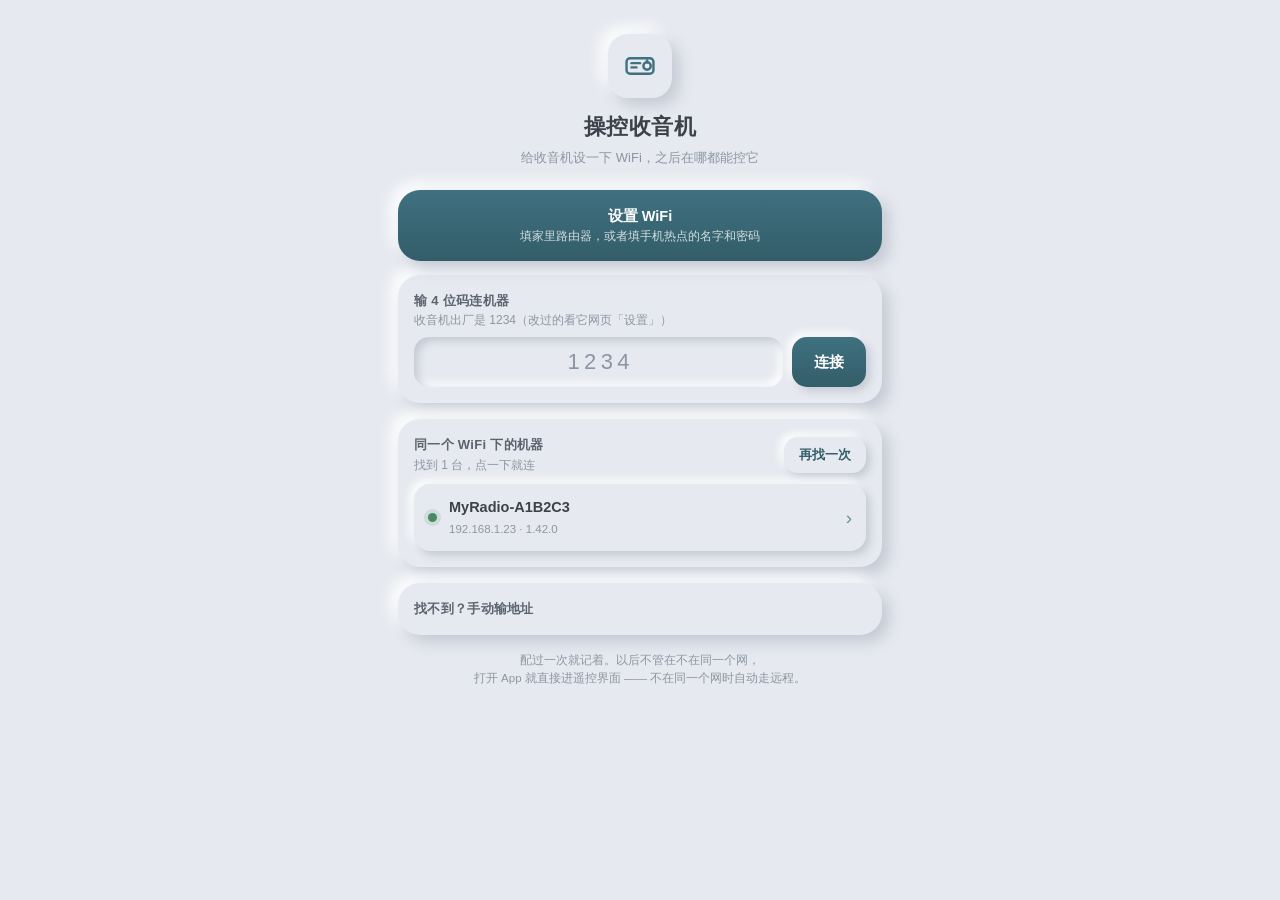
<file: android/app/src/main/assets/home.html>
<!DOCTYPE html>
<html lang="zh-CN">
<head>
<meta charset="utf-8">
<meta name="viewport" content="width=device-width,initial-scale=1,maximum-scale=1,user-scalable=no,viewport-fit=cover">
<meta name="theme-color" content="#e6e9ef">
<title>操控收音机</title>
<style>
:root{
  --paper:#e6e9ef; --card:#e6e9ef; --ne-light:#ffffff; --ne-dark:#c3c8d3;
  --ink:#3c414b; --ink2:#5c636f; --ink3:#8d95a3; --line:#cfd4de;
  --brand:#3f7180; --brand2:#335d69; --ok:#4a8a63; --bad:#ab5147; --warn:#a8762f;
  --sh:7px 7px 15px var(--ne-dark), -7px -7px 15px var(--ne-light);
  --sh-s:4px 4px 9px var(--ne-dark), -4px -4px 9px var(--ne-light);
  --sh-in:inset 4px 4px 9px var(--ne-dark), inset -4px -4px 9px var(--ne-light);
  --r:22px;
}
*{box-sizing:border-box;-webkit-tap-highlight-color:transparent}
html,body{margin:0;padding:0}
body{
  background:var(--paper); color:var(--ink);
  font:15px/1.5 -apple-system,"PingFang SC","Noto Sans CJK SC","Microsoft YaHei",sans-serif;
  min-height:100vh; padding:env(safe-area-inset-top) 0 calc(18px + env(safe-area-inset-bottom));
  -webkit-user-select:none; user-select:none;
}
.wrap{max-width:520px;margin:0 auto;padding:22px 18px 0}

header{text-align:center;padding:12px 0 22px}
.logo{width:64px;height:64px;margin:0 auto 12px;border-radius:20px;background:var(--card);
  box-shadow:var(--sh);display:flex;align-items:center;justify-content:center}
.logo svg{width:34px;height:34px;color:var(--brand)}
h1{margin:0;font-size:22px;letter-spacing:.5px;font-weight:650;color:var(--ink)}
.sub{margin:5px 0 0;font-size:13px;color:var(--ink3)}

.card{background:var(--card);border-radius:var(--r);box-shadow:var(--sh);padding:16px;margin:0 0 16px}
.hd{display:flex;align-items:center;justify-content:space-between;gap:10px;margin-bottom:4px}
.t{font-size:13px;font-weight:650;color:var(--ink2);letter-spacing:.3px}
.hint{font-size:12px;color:var(--ink3);line-height:1.45;margin-top:2px}

.pill{
  border:0;border-radius:14px;padding:9px 15px;font-size:13px;font-weight:600;
  color:var(--brand2);background:var(--card);box-shadow:var(--sh-s);cursor:pointer;
  font-family:inherit;flex:none;
}
.pill:active{box-shadow:var(--sh-in)}
.pill[disabled]{color:var(--ink3);box-shadow:var(--sh-in);cursor:default}

.list{margin-top:10px;display:flex;flex-direction:column;gap:9px}
.dev{
  display:flex;align-items:center;gap:12px;padding:13px 14px;border-radius:16px;
  background:var(--card);box-shadow:var(--sh-s);cursor:pointer;
}
.dev:active{box-shadow:var(--sh-in)}
.dot{width:9px;height:9px;border-radius:50%;background:var(--ok);flex:none;
  box-shadow:0 0 0 4px rgba(74,138,99,.14)}
.dot.mute{background:var(--ink3);box-shadow:0 0 0 4px rgba(141,149,163,.14)}
.dn{min-width:0;flex:1}
.dn b{display:block;font-size:14.5px;font-weight:620;color:var(--ink);
  white-space:nowrap;overflow:hidden;text-overflow:ellipsis}
.dn i{display:block;font-style:normal;font-size:11.5px;color:var(--ink3);margin-top:2px}
.go{color:var(--brand);font-size:19px;flex:none;opacity:.75}
.x{border:0;background:transparent;color:var(--ink3);font-size:16px;padding:4px 2px;
  cursor:pointer;flex:none;line-height:1;font-family:inherit}

.ipt{display:flex;gap:9px;margin-top:8px}
.ipt input{
  flex:1;min-width:0;border:0;border-radius:15px;background:var(--card);
  box-shadow:var(--sh-in);padding:13px 14px;font-size:15px;color:var(--ink);
  font-family:inherit;outline:none;-webkit-user-select:text;user-select:text;
}
.ipt input::placeholder{color:var(--ink3)}
.ipt button{
  border:0;border-radius:15px;padding:0 22px;font-size:14.5px;font-weight:650;
  color:#fff;background:linear-gradient(180deg,var(--brand),var(--brand2));
  box-shadow:var(--sh-s);font-family:inherit;cursor:pointer;flex:none;
}
.ipt button:active{box-shadow:var(--sh-in)}

.big{
  width:100%;border:0;border-radius:var(--r);padding:17px;font-size:14.5px;font-weight:640;
  color:var(--brand2);background:var(--card);box-shadow:var(--sh);font-family:inherit;
  cursor:pointer;margin-bottom:14px;text-align:center;
}
.big:active{box-shadow:var(--sh-in)}
.big small{display:block;font-weight:450;font-size:11.5px;color:var(--ink3);margin-top:3px}
.big.main{color:#fff;background:linear-gradient(180deg,var(--brand),var(--brand2))}
.big.main small{color:rgba(255,255,255,.78)}

.foot{text-align:center;font-size:11.5px;color:var(--ink3);line-height:1.6;margin:0 0 6px}
.empty{font-size:12.5px;color:var(--ink3);padding:12px 2px;text-align:center}
.spin{display:inline-block;width:11px;height:11px;border-radius:50%;
  border:2px solid var(--line);border-top-color:var(--brand);vertical-align:-1px;
  margin-right:6px;animation:sp .8s linear infinite}
@keyframes sp{to{transform:rotate(360deg)}}

/* ---- 配网面板 ---- */
#setup{display:none}
#setup.on{display:block}
.stg{margin-top:12px;display:flex;flex-direction:column;gap:7px}
.stgLine{display:flex;align-items:center;gap:9px;font-size:13.5px;color:var(--ink2);
  padding:10px 13px;border-radius:14px;box-shadow:var(--sh-in);background:var(--card)}
.stgLine .ic{width:16px;flex:none;text-align:center;color:var(--ink3)}
.stgLine.done{color:var(--ink)}
.stgLine.done .ic{color:var(--ok)}
.stgLine.now{color:var(--ink);font-weight:600}
.stgLine.now .ic{color:var(--brand)}
.stgLine.err{color:var(--bad)}
.stgLine.err .ic{color:var(--bad)}
.stgMsg{font-size:12.5px;color:var(--ink3);line-height:1.6;margin:11px 2px 0}
.stgMsg b{color:var(--ink2);font-weight:600}
.stgMsg em{font-style:normal;color:var(--warn)}

.fld{margin-top:14px}
.fld label{display:block;font-size:11.5px;color:var(--ink3);letter-spacing:.3px;
  margin:0 0 2px 4px}
.lnk{border:0;background:transparent;color:var(--brand);font-size:12.5px;
  font-family:inherit;padding:9px 4px;cursor:pointer}
.lnk.hot{color:var(--warn)}
.wl{margin-top:2px;display:flex;flex-direction:column;gap:7px;max-height:36vh;overflow:auto}
.wi{display:flex;align-items:center;gap:10px;padding:11px 13px;border-radius:14px;
  background:var(--card);box-shadow:var(--sh-s);cursor:pointer}
.wi:active{box-shadow:var(--sh-in)}
.wi .nm{flex:1;min-width:0;font-size:14px;color:var(--ink);white-space:nowrap;
  overflow:hidden;text-overflow:ellipsis}
.wi .rs{font-size:11px;color:var(--ink3);flex:none}
.bars{display:flex;align-items:flex-end;gap:2px;height:13px;flex:none;width:19px}
.bars i{width:3px;background:var(--ink3);border-radius:1px;opacity:.35}
.bars i.on{background:var(--brand);opacity:1}
.row2{display:flex;gap:9px;margin-top:14px}
/* ⚠️ [hidden] 的 display:none 来自 UA 样式表，会被 .row2{display:flex} 覆盖 ⇒ 必须显式补 */
.row2[hidden]{display:none}
.row2 button{flex:1;border:0;border-radius:15px;padding:14px 10px;font-size:14px;
  font-weight:620;font-family:inherit;box-shadow:var(--sh-s);background:var(--card);
  color:var(--brand2);cursor:pointer}
.row2 button:active{box-shadow:var(--sh-in)}
.row2 button.solid{background:linear-gradient(180deg,var(--brand),var(--brand2));color:#fff}
.pw{position:relative}
.pw .eye{position:absolute;right:12px;top:50%;transform:translateY(-50%);
  font-size:12px;color:var(--ink3);cursor:pointer;padding:4px 2px}
/* 1.46.5：4 位码输入（数字大一点，老人也看得清） */
.pinRow{display:flex;gap:9px;margin-top:8px}
.pinRow input{
  flex:1;min-width:0;border:0;border-radius:15px;background:var(--card);
  box-shadow:var(--sh-in);padding:12px 10px;font-size:22px;font-weight:650;
  letter-spacing:.55em;text-indent:.55em;text-align:center;color:var(--ink);
  font-family:inherit;outline:none;-webkit-user-select:text;user-select:text;
}
.pinRow input::placeholder{color:var(--ink3);font-weight:450;letter-spacing:.2em;text-indent:.2em}
.pinRow button{
  border:0;border-radius:15px;padding:0 22px;font-size:14.5px;font-weight:650;color:#fff;
  background:linear-gradient(180deg,var(--brand),var(--brand2));box-shadow:var(--sh-s);
  font-family:inherit;cursor:pointer;flex:none;
}
.pinRow button:active{box-shadow:var(--sh-in)}
.pinRow button[disabled]{color:var(--ink3);background:var(--card);box-shadow:var(--sh-in)}
details#manualCard summary{list-style:none;outline:none}
details#manualCard summary::-webkit-details-marker{display:none}

/* 通道状态条：告诉用户「手机现在够不够得着机器」，别让他猜 */
.via{display:flex;align-items:center;gap:8px;font-size:12px;font-weight:600;
  padding:9px 12px;border-radius:13px;margin-top:12px;box-shadow:var(--sh-in)}
.via.ok{color:var(--ok)}
.via.no{color:var(--bad)}
.via .b{width:7px;height:7px;border-radius:50%;background:currentColor;flex:none}
</style>
</head>
<body>
<div class="wrap">

  <header>
    <div class="logo">
      <svg viewBox="0 0 24 24" fill="none" stroke="currentColor" stroke-width="1.7"
           stroke-linecap="round" stroke-linejoin="round">
        <rect x="2.5" y="6.5" width="19" height="11" rx="2.5"/>
        <line x1="6" y1="10" x2="12" y2="10"/>
        <line x1="6" y1="13" x2="9.5" y2="13"/>
        <circle cx="17" cy="12" r="2.6"/>
        <line x1="17" y1="9.4" x2="17" y2="8.1"/>
      </svg>
    </div>
    <h1>操控收音机</h1>
    <p class="sub" id="sub">给收音机设一下 WiFi，之后在哪都能控它</p>
  </header>

  <!-- ================= 配网面板（1.42.0：填表 + 发送，不再自动切网络） ================= -->
  <div class="card" id="setup">
    <div class="hd">
      <div>
        <div class="t">给收音机连 WiFi</div>
        <div class="hint" id="setupHint">选网络、输密码，点一下就连上</div>
      </div>
      <button class="pill" id="btnSetupX">关掉</button>
    </div>

    <div class="via" id="viaBox">
      <span class="b"></span><span id="viaTx">正在看手机够不够得着机器…</span>
    </div>

    <div class="stgMsg" id="setupMsg"></div>
    <div id="setupBody"></div>

    <div class="row2" id="setupActs" hidden>
      <button id="btnGoWifi">去系统设置连「我的收音机」</button>
      <button id="btnSetupRetry" class="solid">再检查一次</button>
    </div>
  </div>

  <div class="card" id="recentCard" hidden>
    <div class="hd"><div class="t">最近用过</div></div>
    <div class="list" id="recentList"></div>
  </div>

  <button class="big main" id="btnSetup">
    设置 WiFi
    <small>填家里路由器，或者填手机热点的名字和密码</small>
  </button>

  <div class="card" id="pinCard">
    <div class="hd">
      <div>
        <div class="t">输 4 位码连机器</div>
        <div class="hint" id="pinNote">收音机出厂是 1234（改过的看它网页「设置」）</div>
      </div>
    </div>
    <div class="pinRow">
      <input id="pin" inputmode="numeric" maxlength="4" autocomplete="off"
             spellcheck="false" placeholder="1234">
      <button id="btnPin">连接</button>
    </div>
  </div>

  <div class="card">
    <div class="hd">
      <div>
        <div class="t">同一个 WiFi 下的机器</div>
        <div class="hint" id="note">正在找…</div>
      </div>
      <button class="pill" id="btnScan">找机器</button>
    </div>
    <div class="list" id="devList"><div class="empty" id="emptyTip">还没有找到，等一两秒…</div></div>
  </div>

  <details class="card" id="manualCard">
    <summary style="cursor:pointer;font-size:13px;font-weight:650;color:var(--ink2);
      letter-spacing:.3px">找不到？手动输地址</summary>
    <div class="hint" style="margin-top:8px">连着机器热点时是 192.168.4.1；在家里就是它的 IP</div>
    <div class="ipt">
      <input id="ip" inputmode="decimal" autocomplete="off" spellcheck="false"
             placeholder="192.168.1.23">
      <button id="btnGo">连</button>
    </div>
  </details>

  <p class="foot">配过一次就记着。以后不管在不在同一个网，<br>
    打开 App 就直接进遥控界面 —— 不在同一个网时自动走远程。</p>
</div>

<script>
(function () {
  // 浏览器里直接打开这个文件时（做版式预览用），桥是假的
  var B = window.MRApp || null;

  var $ = function (id) { return document.getElementById(id); };
  var noteEl = $('note'), listEl = $('devList'), emptyEl = $('emptyTip');
  var known = {};        // ip -> true
  var scanning = false;

  // 1.46.8：热点改名「我的收音机」、去掉密码（开放热点，点一下就连）
  var AP = { ssid: '我的收音机', pass: '', ip: '192.168.4.1' };

  function esc(s) {
    return String(s == null ? '' : s).replace(/[&<>"']/g, function (c) {
      return { '&': '&amp;', '<': '&lt;', '>': '&gt;', '"': '&quot;', "'": '&#39;' }[c];
    });
  }

  function note(s) { noteEl.textContent = s; }

  function rowDev(ip, name, sub, cls) {
    var d = document.createElement('div');
    d.className = 'dev';
    d.innerHTML =
      '<span class="dot' + (cls ? ' ' + cls : '') + '"></span>' +
      '<span class="dn"><b>' + esc(name) + '</b><i>' + esc(sub) + '</i></span>' +
      '<span class="go">›</span>';
    d.addEventListener('click', function () { open(ip, name); });
    return d;
  }

  function open(ip, name) {
    if (!B || !B.open) { note('这个预览里没有外壳，点不动'); return; }
    B.open(ip, name || ip);
  }

  // ---- 设备列表（发现回调会往这里塞）----
  window.__mrDev = function (ip, name, fw, how) {
    if (!ip || known[ip]) return;
    known[ip] = 1;
    if (emptyEl && emptyEl.parentNode) emptyEl.parentNode.removeChild(emptyEl);
    var ver = String(fw || '').replace(/^MyRadio\s*/i, '');
    var sub = ip + (ver ? ' · ' + ver : '');
    listEl.appendChild(rowDev(ip, name || ip, sub, ''));
    note('找到 ' + Object.keys(known).length + ' 台，点一下就连');
  };

  window.__mrNote = function (s) {
    if (scanning) return;
    note(s);
  };

  window.__mrDone = function (n) {
    scanning = false;
    $('btnScan').disabled = false;
    $('btnScan').textContent = '再找一次';
    if (!n) {
      if (!emptyEl) {
        emptyEl = document.createElement('div');
        emptyEl.className = 'empty';
        emptyEl.id = 'emptyTip';
        listEl.appendChild(emptyEl);
      }
      emptyEl.innerHTML = '一台都没找到 —— 点上面「设置 WiFi」配一次网';
    }
  };

  // ---- 最近用过的 ----
  function paintRecent() {
    if (!B || !B.recent) { $('recentCard').hidden = true; return; }
    var arr = [];
    try { arr = JSON.parse(B.recent() || '[]'); } catch (e) { arr = []; }
    if (!arr.length) { $('recentCard').hidden = true; return; }
    $('recentCard').hidden = false;
    var box = $('recentList');
    box.innerHTML = '';
    arr.forEach(function (o) {
      var row = rowDev(o.ip, o.name || o.ip, o.ip + ' · 上次连过', 'mute');
      var x = document.createElement('button');
      x.className = 'x';
      x.textContent = '×';
      x.setAttribute('aria-label', '忘掉这台');
      x.addEventListener('click', function (ev) {
        ev.stopPropagation();
        if (B.forget) B.forget(o.ip);
        row.parentNode.removeChild(row);
        if (!box.children.length) $('recentCard').hidden = true;
      });
      row.appendChild(x);
      box.appendChild(row);
    });
  }

  // ==================================================================
  //  4 位手机连接码（1.46.5）
  //    输满 4 位就自动连（不用再点），外壳那边：
  //      UDP 广播问 255.255.255.255:8137 → 机器回自己的 IP（0.2 秒）
  //      广播被路由丢了就逐个地址问 /api/find —— 一共最多 9 秒
  // ==================================================================
  function pinNote(s) {
    var el = $('pinNote');
    if (el) el.textContent = s;
  }

  function pinGo() {
    var el = $('pin');
    var v = (el && el.value ? el.value : '').replace(/\D/g, '');
    if (v.length !== 4) {
      pinNote('要 4 个数字，比如 1234');
      if (el) el.focus();
      return;
    }
    if (!B || !B.pinFind) { pinNote('这个预览里没有外壳，连不上'); return; }
    $('btnPin').disabled = true;
    pinNote('正在找 ' + v + '…');
    B.pinFind(v);
  }

  window.__mrPair = function (o) {
    if (!o) return;
    if (o.stage) { pinNote(o.stage); return; }
    $('btnPin').disabled = false;
    if (o.ok) {
      pinNote('找到 ' + (o.name || o.ip) + '，正在打开…');
      return;
    }
    pinNote(o.err || '没找到这台机器');
  };

  $('btnPin').addEventListener('click', pinGo);
  $('pin').addEventListener('input', function () {
    var v = String(this.value || '').replace(/\D/g, '').slice(0, 4);
    if (v !== this.value) this.value = v;
    if (v.length === 4) pinGo();          // 输满 4 位就自动连
  });
  $('pin').addEventListener('keydown', function (e) {
    if (e.key === 'Enter') { this.blur(); pinGo(); }
  });

  // ---- 设备发现按钮 ----
  $('btnScan').addEventListener('click', function () {
    if (!B || !B.scan) { note('这个预览里没有外壳'); return; }
    scanning = true;
    $('btnScan').disabled = true;
    note('正在找…');
    B.scan();
  });

  function normIp(s) {
    s = String(s || '').trim();
    s = s.replace(/^https?:\/\//i, '').replace(/\/.*$/, '');
    var m = s.match(/^(\d{1,3})\.(\d{1,3})\.(\d{1,3})\.(\d{1,3})(:\d+)?$/);
    if (!m) return '';
    for (var i = 1; i <= 4; i++) if (+m[i] > 255) return '';
    return s;
  }

  function go() {
    var v = normIp($('ip').value);
    if (!v) { note('地址不对，要像 192.168.1.23 这样'); $('ip').focus(); return; }
    open(v, 'MyRadio · ' + v);
  }

  $('btnGo').addEventListener('click', go);
  $('ip').addEventListener('keydown', function (e) {
    if (e.key === 'Enter') { $('ip').blur(); go(); }
  });

  // ==================================================================
  //  配网：填 SSID + 密码 → 发给机器（家里路由器 / 手机热点 同一个接口）
  // ==================================================================
  var stg = {
    open: false, reach: false, via: '', nets: [], homeSsid: '',
    tm: 0, listOpen: false, lastHot: '', phoneHot: false
  };

  function viaSet(ok, txt) {
    var b = $('viaBox');
    if (!b) return;
    b.className = 'via ' + (ok ? 'ok' : 'no');
    $('viaTx').textContent = txt;
  }

  function timer(sec, label) {
    clearInterval(stg.tm);
    var t = sec;
    function tick() {
      $('setupHint').textContent = label + '（' + (t > 0 ? t + ' 秒' : '再等等') + '）';
      if (t > 0) t--;
    }
    tick();
    stg.tm = setInterval(tick, 1000);
  }
  function timerStop(txt) { clearInterval(stg.tm); stg.tm = 0; $('setupHint').textContent = txt; }

  function setupOpen() {
    if (stg.open) { probe(); return; }
    stg.open = true;
    stg.listOpen = false;
    stg.nets = [];
    $('setup').className = 'card on';
    viaSet(false, '正在看手机够不够得着机器…');
    $('setupMsg').innerHTML = '';
    $('setupBody').innerHTML = '<div class="stgLine now"><span class="ic">'
      + '<span class="spin"></span></span><span>正在检查…</span></div>';
    $('setupActs').hidden = true;
    timer(20, '等机器应答');
    probe();
  }

  function setupClose() {
    stg.open = false;
    clearInterval(stg.tm); stg.tm = 0;
    $('setup').className = 'card';
    $('setupBody').innerHTML = '';
    $('setupActs').hidden = true;
    if (B && B.provCancel) B.provCancel();
  }

  function probe() {
    if (!B || !B.provProbe) { fakeReady(); return; }
    B.provProbe();
  }

  // 预览模式：假装手机够得着机器
  function fakeReady() {
    window.__mrProv({
      stage: 'ready', name: 'MyRadio', fw: 'MyRadio 1.42.0', via: 'ap',
      homeSsid: 'ChinaNet-3F2A', apSsid: AP.ssid,
      nets: [{ s: 'TP-LINK_5G', r: -48, sec: 1 }, { s: 'ChinaNet-3F2A', r: -61, sec: 1 },
             { s: 'Xiaomi_AX3000', r: -72, sec: 1 }, { s: '我的手机热点', r: -40, sec: 1 }]
    });
  }

  function bars(r) {
    var n = r >= -55 ? 4 : r >= -67 ? 3 : r >= -80 ? 2 : 1;
    var h = [5, 8, 11, 13], s = '<span class="bars">';
    for (var i = 0; i < 4; i++) s += '<i class="' + (i < n ? 'on' : '') + '" style="height:' + h[i] + 'px"></i>';
    return s + '</span>';
  }

  /** 主表单：WiFi 名字 + 密码。家里路由器和手机热点在这儿是同一件事 */
  function paintForm() {
    var home = stg.homeSsid || '';
    var hot = stg.lastHot || '';
    $('setupBody').innerHTML =
      '<div class="fld"><label>WiFi 名字</label>'
      + '<div class="ipt"><input id="ssid" autocomplete="off" spellcheck="false"'
      + ' placeholder="家里路由器，或者手机热点的名字" value="' + esc(home) + '"></div></div>'
      + '<button class="lnk" id="btnPick">'
      + (stg.listOpen ? '收起附近的网络' : '从手机附近选一个 ›') + '</button>'
      + ' <button class="lnk hot" id="btnPhoneHot">'
      + (hot ? '用上次的手机热点（' + esc(hot) + '）' : '用我手机的热点 ›') + '</button>'
      + '<div id="netList"></div>'
      + '<div class="fld"><label>WiFi 密码</label>'
      + '<div class="ipt pw"><input id="pw" type="password" autocomplete="off" spellcheck="false"'
      + ' placeholder="没密码就留空"><span class="eye" id="eye">显示</span></div></div>'
      + '<div class="row2"><button id="btnPwGo" class="solid">让收音机连上</button></div>'
      + '<div class="stgMsg">收音机只认 <b>2.4G</b> 的 WiFi，名字后面带 <em>5G</em> 的连不上。<br>'
      + '想让它连<b>你手机的热点</b>：先去手机「设置 → 个人热点」打开，'
      + '把热点名字和密码填在上面这两栏里 —— 接口是同一个，'
      + '之后你在任何地方开热点，它都能连上。</div>';

    var inp = $('ssid');
    try { if (!home && !hot) inp.focus(); } catch (e) {}

    $('eye').addEventListener('click', function () {
      var p = $('pw');
      p.type = p.type === 'password' ? 'text' : 'password';
      $('eye').textContent = p.type === 'password' ? '显示' : '隐藏';
    });

    $('btnPick').addEventListener('click', function () { toggleList(); });

    $('btnPhoneHot').addEventListener('click', function () {
      stg.phoneHot = true;
      // 1.42.0：读不到手机热点的 SSID（Android 没给公开接口），
      //   所以这里不假装能读 —— 直接说清楚要填哪两样，并把焦点放到名字栏。
      $('setupMsg').innerHTML = (stg.lastHot
        ? '上次填过 <b>' + esc(stg.lastHot) + '</b>，密码如果没改就照原样。'
        : '手机热点：先到「设置 → 个人热点」打开，'
          + '那里能看到<b>热点名称</b>和<b>密码</b>，填到上面两栏。')
        + '<br>手机一旦开热点，它自己就连不了家里的 WiFi —— 这期间 App 只能靠<b>远程</b>控机器，'
        + '是正常的。';
      var si = $('ssid');
      if (si) { if (stg.lastHot) si.value = stg.lastHot; si.focus(); }
    });

    $('btnPwGo').addEventListener('click', submitWifi);
    inp.addEventListener('keydown', function (e) {
      if (e.key === 'Enter') { inp.blur(); var p = $('pw'); if (p) p.focus(); }
    });
    var pwEl = $('pw');
    pwEl.addEventListener('keydown', function (e) {
      if (e.key === 'Enter') { pwEl.blur(); submitWifi(); }
    });

    if (stg.listOpen) paintNets();
  }

  /** 展开/收起「手机附近的网络」。只动列表那块，不重画表单（否则已打的字会丢） */
  function toggleList() {
    stg.listOpen = !stg.listOpen;
    var bp = $('btnPick');
    if (bp) bp.textContent = stg.listOpen ? '收起附近的网络' : '从手机附近选一个 ›';
    var box = $('netList');
    if (!box) return;
    if (!stg.listOpen) { box.innerHTML = ''; return; }
    if (stg.nets.length) { paintNets(); return; }
    box.innerHTML = '<div class="stgMsg"><span class="spin"></span>正在让手机扫一下…</div>';
    if (B && B.provRescan) B.provRescan(); else paintNets();
  }

  function paintNets() {
    var box = $('netList');
    if (!box) return;
    var arr = (stg.nets || []).filter(function (x) { return x && x.s; });
    if (!arr.length) {
      box.innerHTML = '<div class="stgMsg">手机没扫到（可能没给权限）。不要紧，'
        + '直接在上面的框里<b>手打 WiFi 名字</b> —— 路由器和手机热点背面都写着。</div>';
      return;
    }
    arr.sort(function (a, b) { return b.r - a.r; });
    var html = '<div class="wl">';
    arr.forEach(function (x, i) {
      html += '<div class="wi" data-i="' + i + '">' + bars(x.r)
        + '<span class="nm">' + esc(x.s) + '</span>'
        + '<span class="rs">' + x.r + 'dBm</span></div>';
    });
    box.innerHTML = html + '</div>';
    Array.prototype.forEach.call(box.querySelectorAll('.wi'), function (el) {
      el.addEventListener('click', function () {
        var x = arr[+el.getAttribute('data-i')];
        stg.phoneHot = false;
        var inp = $('ssid');
        if (inp) inp.value = x.s;
        stg.listOpen = false;
        var bp = $('btnPick');
        if (bp) bp.textContent = '从手机附近选一个 ›';
        box.innerHTML = '';
        try { $('pw').focus(); } catch (e) {}
      });
    });
  }

  function submitWifi() {
    var s = ($('ssid').value || '').trim();
    if (!s) {
      $('setupMsg').innerHTML = '还没填 WiFi 名字。点「从手机附近选一个」，或者手动打上去。';
      try { $('ssid').focus(); } catch (e) {}
      return;
    }
    var p = $('pw').value || '';
    // 只有从「用我手机的热点」进来的才记进 lastHot，别把家里 WiFi 也记成热点
    if (stg.phoneHot) {
      stg.lastHot = s;
      try { localStorage.setItem('mr.hot', s); } catch (e) {}
    }
    $('setupMsg').innerHTML = '正在把 <b>' + esc(s) + '</b> 告诉收音机，然后等它连上。<br>'
      + '最多 30 秒。失败会自动退回原来的网络，机器不会失联。';
    $('setupBody').innerHTML = '<div class="stgLine now"><span class="ic">'
      + '<span class="spin"></span></span><span>正在连接 ' + esc(s) + ' …</span></div>';
    $('setupActs').hidden = true;
    timer(30, '等收音机连上');
    if (!B || !B.provSend) return;
    B.provSend(s, p);
  }

  function gameOver(msg) {
    timerStop('没成功');
    $('setupMsg').innerHTML = msg;
    $('setupBody').innerHTML = '';
    $('setupActs').hidden = false;
  }

  /** 够不着机器：把「缺哪一步」讲清楚，并给跳系统设置/重试两个出口 */
  function needNet(o) {
    timerStop('手机够不着机器');
    stg.reach = false;
    viaSet(false, '手机现在到不了收音机');
    stg.nets = o.nets || [];
    stg.homeSsid = o.homeSsid || '';
    $('setupMsg').innerHTML =
      '收音机还没上网时，手机上没有任何地址能到它 —— 这时只能借它自己发的热点。'
      // 1.46.8：热点没有密码了 —— 别再拼出「（密码 ）」这种半截话。
      //   仍留着带密码的分支：AP.pass 从固件 apInfo() 拿，老固件/以后改回带密码都还能用。
      + '<br>请把手机 WiFi 连到 <b>' + esc(AP.ssid) + '</b>'
      + (AP.pass ? '（密码 <b>' + esc(AP.pass) + '</b>）' : '（<b>没有密码</b>，点一下就上）')
      + '，'
      + '连上后回来点「再检查一次」。'
      + '<br>连上那个热点时手机是<b>不能上网</b>的，配完网会自动回家里 WiFi。';
    $('setupBody').innerHTML = '';
    $('setupActs').hidden = false;
  }

  // 外壳回调：Provision.Cb → window.__mrProv
  window.__mrProv = function (o) {
    o = o || {};
    var s = o.stage;

    if (s === 'ready') {
      timerStop('填一下 WiFi 名字和密码');
      stg.reach = true;
      stg.via = o.via || '';
      stg.homeSsid = o.homeSsid || '';
      stg.nets = o.nets || [];
      viaSet(true, stg.via === 'ap'
        ? '已经连着机器热点 ' + AP.ssid
        : '机器就在这个网里（' + (o.base || o.ip || '') + '）');
      $('setupMsg').innerHTML = '机器：<b>' + esc(o.name || 'MyRadio') + '</b>'
        + (o.fw ? '（' + esc(o.fw) + '）' : '')
        + (o.homeSsid ? '。<br>手机原来连的 <b>' + esc(o.homeSsid) + '</b> 已帮你填好，补个密码就行。' : '');
      $('setupActs').hidden = true;
      paintForm();
      return;
    }

    if (s === 'need-net') {
      needNet(o);
      return;
    }

    if (s === 'nets') {
      stg.nets = o.nets || [];
      paintNets();
      return;
    }

    if (s === 'locked') {
      gameOver('收音机开着配对码保护。到机器屏幕上看看那 6 位数字，'
        + '在机器的「设置」里关掉保护，或者用局域网那台手机先配一次。');
      return;
    }

    if (s === 'sending') return;

    if (s === 'ok') {
      timerStop('配好了');
      viaSet(true, '机器已连上 ' + (o.ssid || ''));
      var ip = o.ip || '';
      $('setupMsg').innerHTML = '连上了 <b>' + esc(o.ssid || '') + '</b>'
        + (ip ? '，地址 <b>' + esc(ip) + '</b>' : '') + '。<br>'
        + '现在手机会自己回到家里的 WiFi，然后进遥控界面。'
        + '<br><b>以后不在同一个网也能控它</b>：远程控制是内置的，不用开任何开关。';
      $('setupBody').innerHTML = '<div class="stgLine done"><span class="ic">✓</span>'
        + '<span>配网完成 · ' + (ip ? esc(ip) : '已连接') + '</span></div>';
      $('setupActs').hidden = true;
      if (B && B.provFinish) setTimeout(function () { B.provFinish(ip); }, 1600);
      return;
    }

    if (s === 'fail') {
      gameOver(esc(o.msg || '没成功'));
      return;
    }

    if (s === 'noperm') {
      // 只是扫不到列表，不影响手输
      if (stg.open && stg.reach) {
        $('setupMsg').innerHTML = '没给「附近的 WiFi」权限，所以列不出网络 —— '
          + '<b>手打 WiFi 名字</b>一样能配。';
      }
      return;
    }
  };

  $('btnSetup').addEventListener('click', function () {
    setupOpen();
  });

  $('btnSetupX').addEventListener('click', setupClose);
  $('btnSetupRetry').addEventListener('click', function () {
    viaSet(false, '正在重新检查…');
    $('setupMsg').innerHTML = '';
    $('setupBody').innerHTML = '<div class="stgLine now"><span class="ic">'
      + '<span class="spin"></span></span><span>正在检查…</span></div>';
    $('setupActs').hidden = true;
    timer(15, '等机器应答');
    probe();
  });
  $('btnGoWifi').addEventListener('click', function () {
    if (B && B.openWifiSettings) B.openWifiSettings();
    else $('setupMsg').innerHTML = '这个预览里打不开系统设置。真机上会跳到手机 WiFi 列表。';
  });

  // ---- 开跑 ----
  if (B && B.apInfo) {
    try {
      var a = JSON.parse(B.apInfo() || '{}');
      if (a.ssid) AP.ssid = a.ssid;
      if (a.pass) AP.pass = a.pass;
      if (a.ip) AP.ip = a.ip;
    } catch (e) {}
  }
  try { stg.lastHot = localStorage.getItem('mr.hot') || ''; } catch (e) {}
  paintRecent();
  if (B && B.scan) {
    scanning = true;
    note('正在找…');
    B.scan();
  } else {
    note('预览模式：没有壳，下面是假数据');
    window.__mrDev('192.168.1.23', 'MyRadio-A1B2C3', 'MyRadio 1.42.0', 'mdns');
    window.__mrDone(1);
  }
})();
</script>
</body>
</html>
</file>
